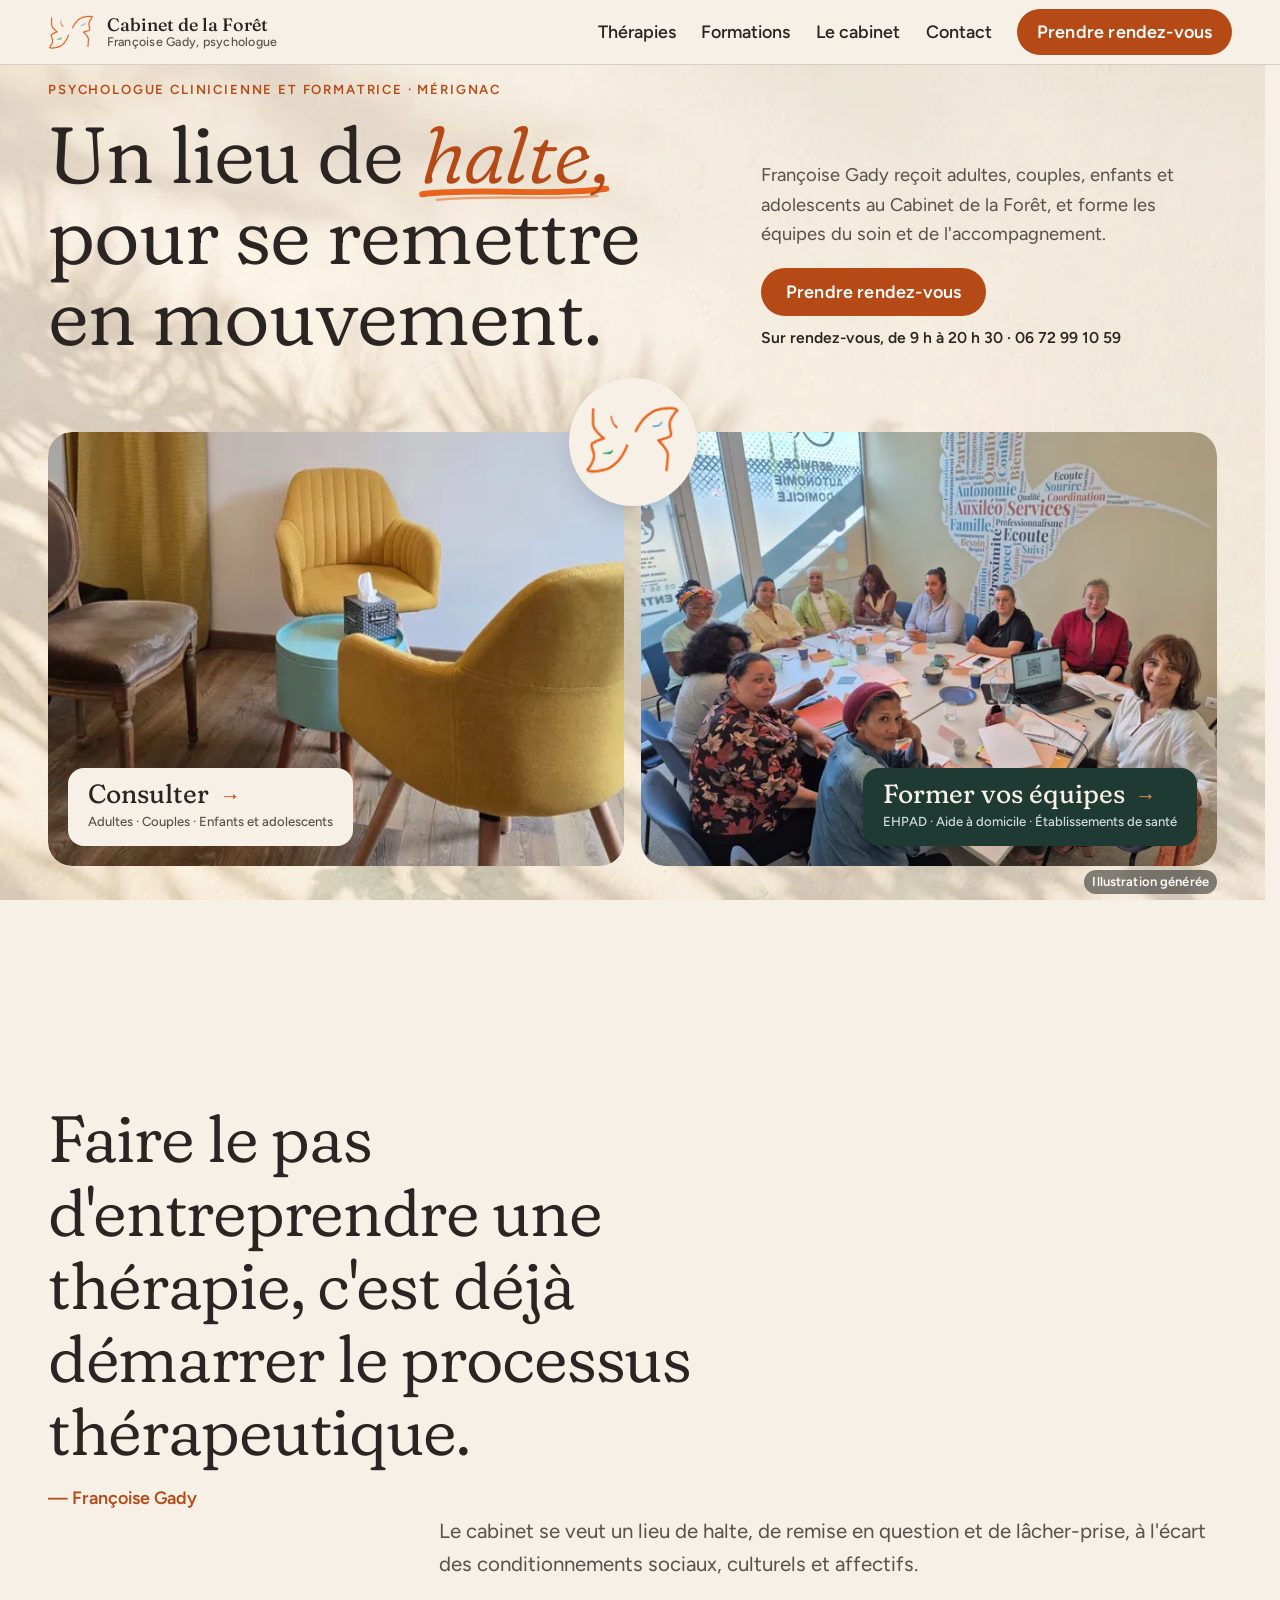
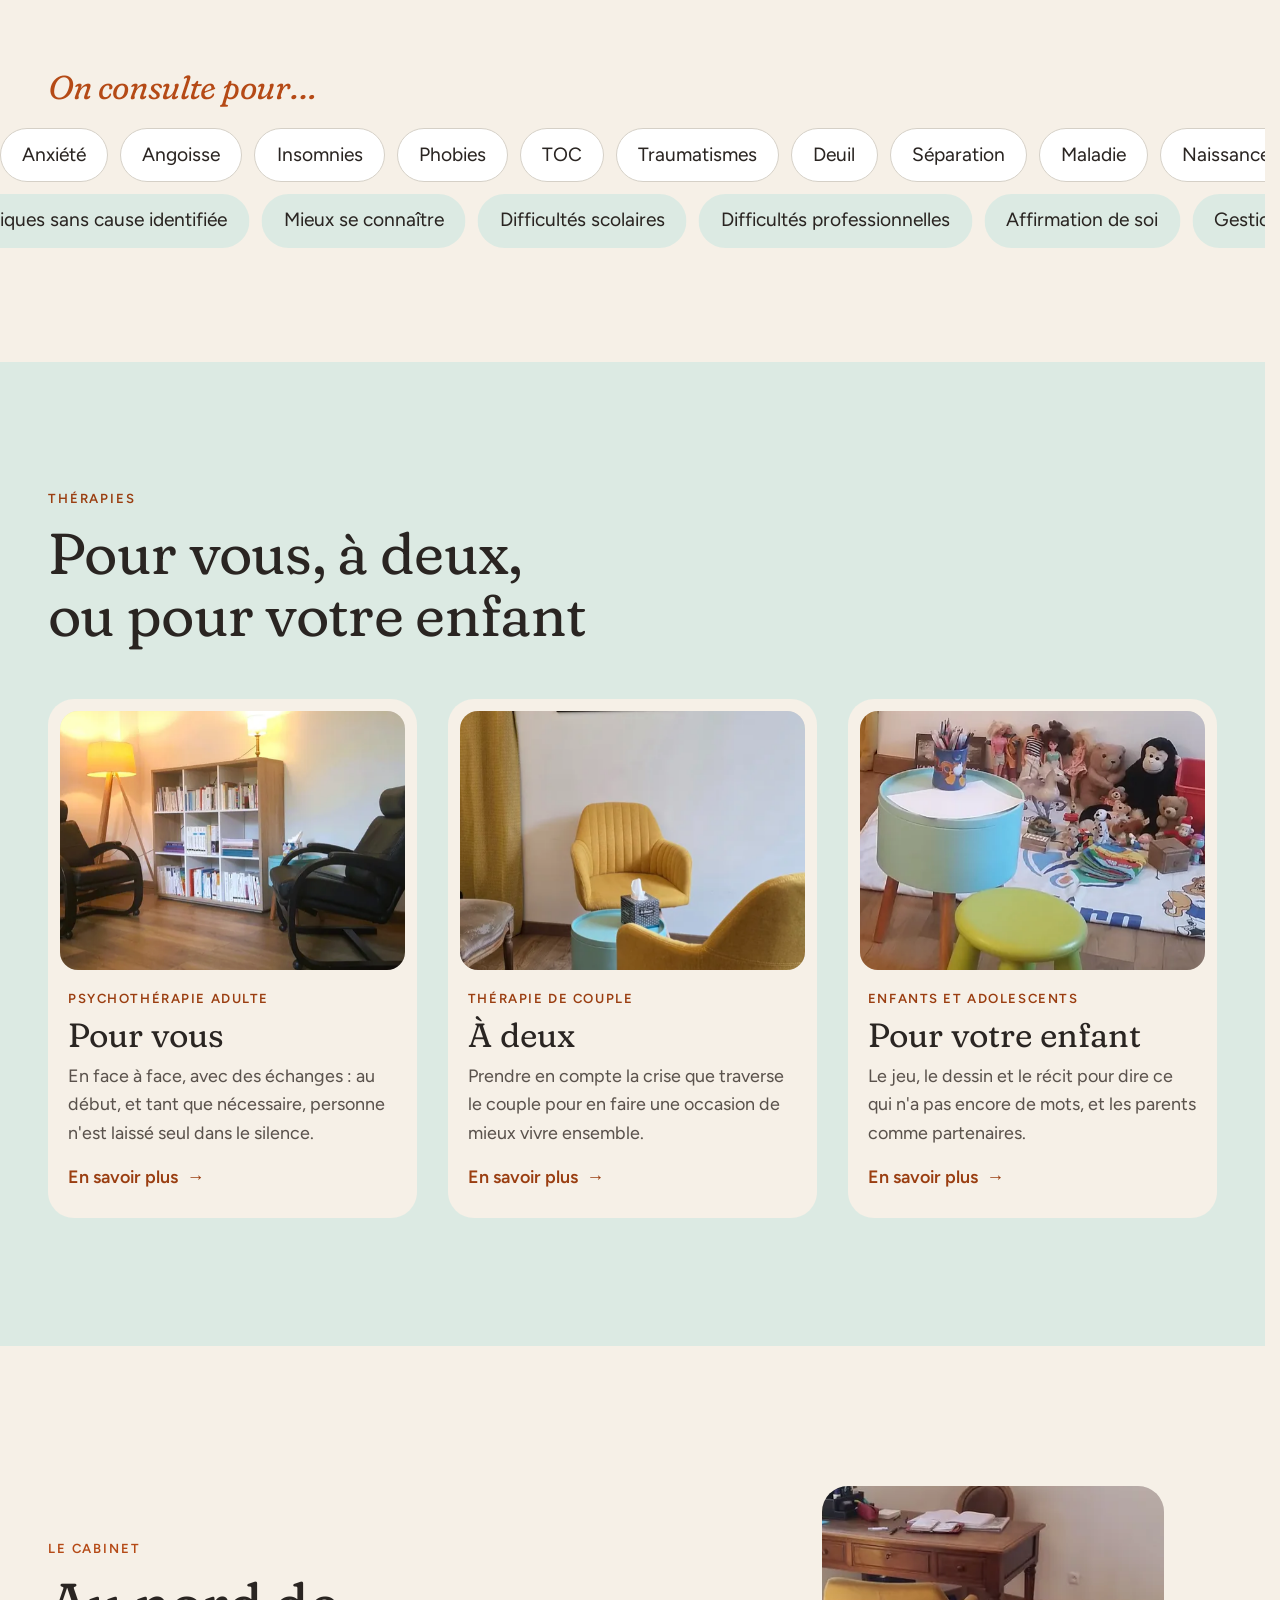
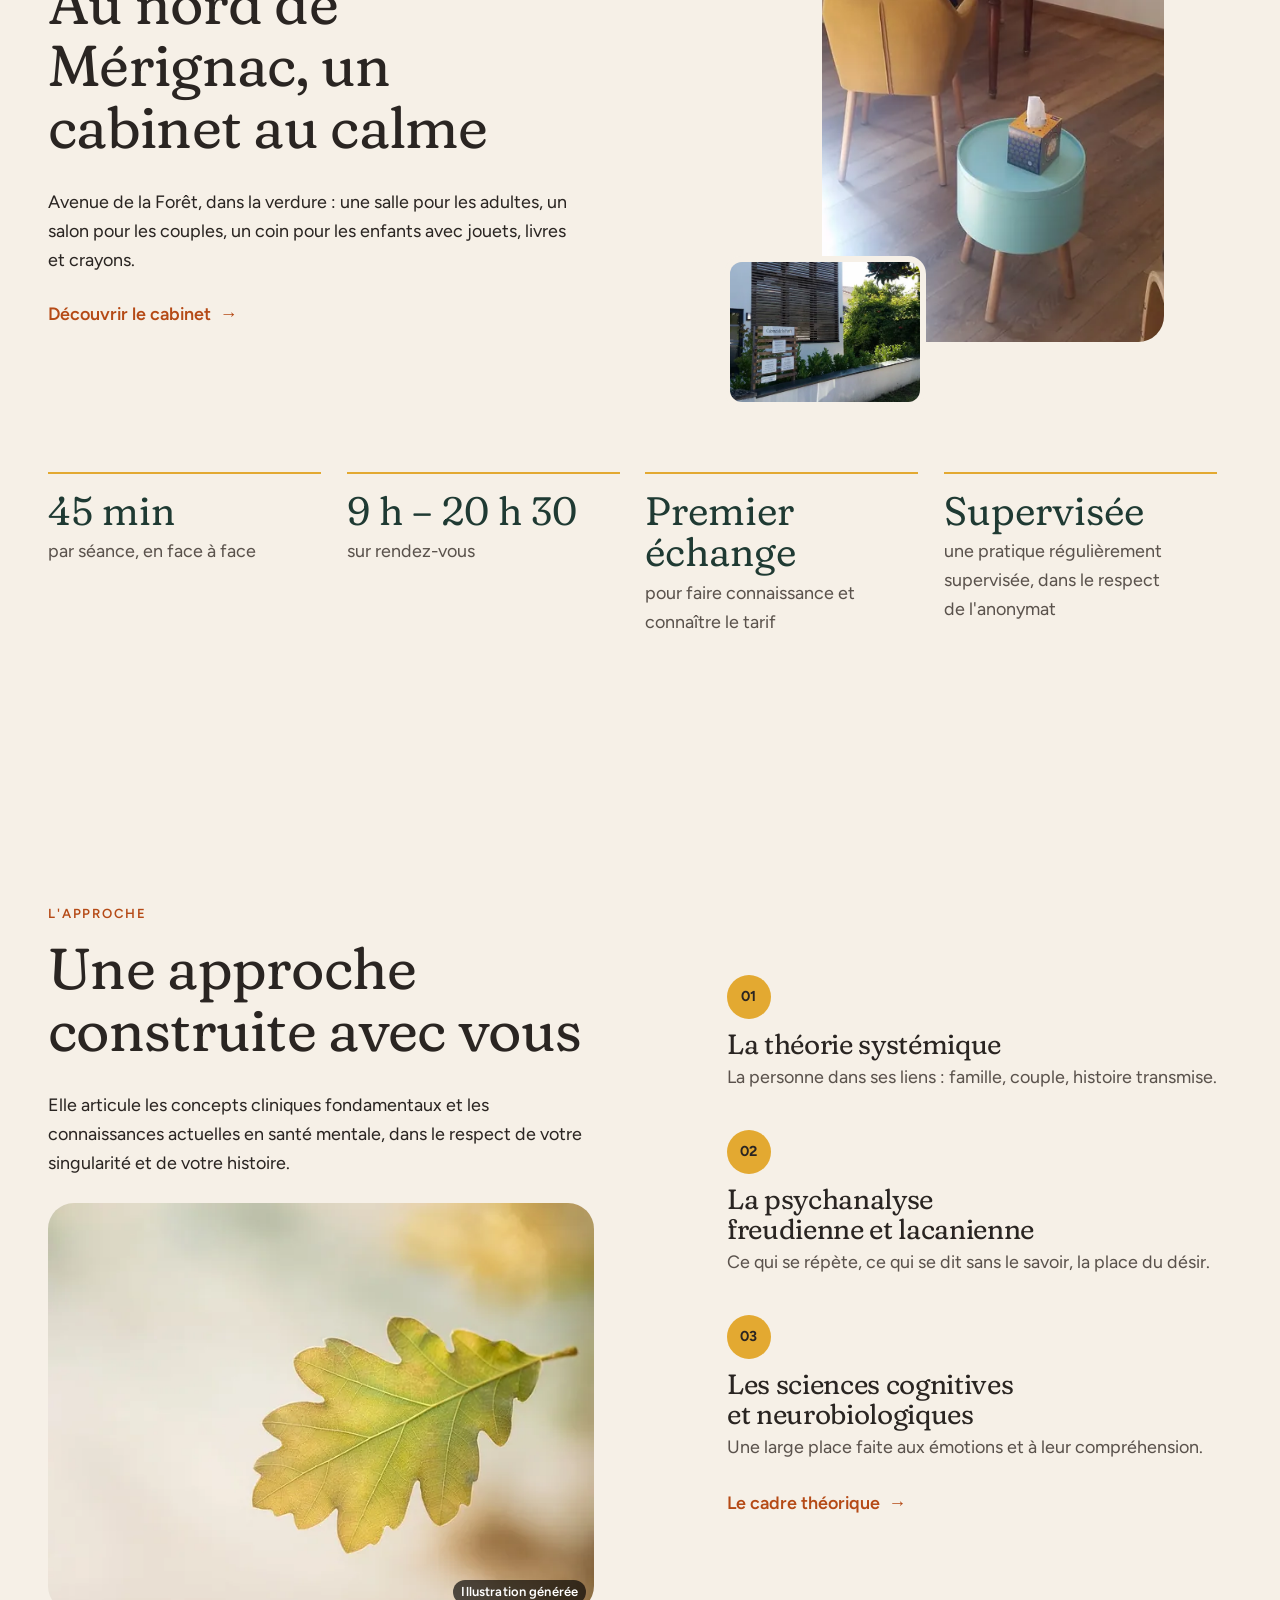
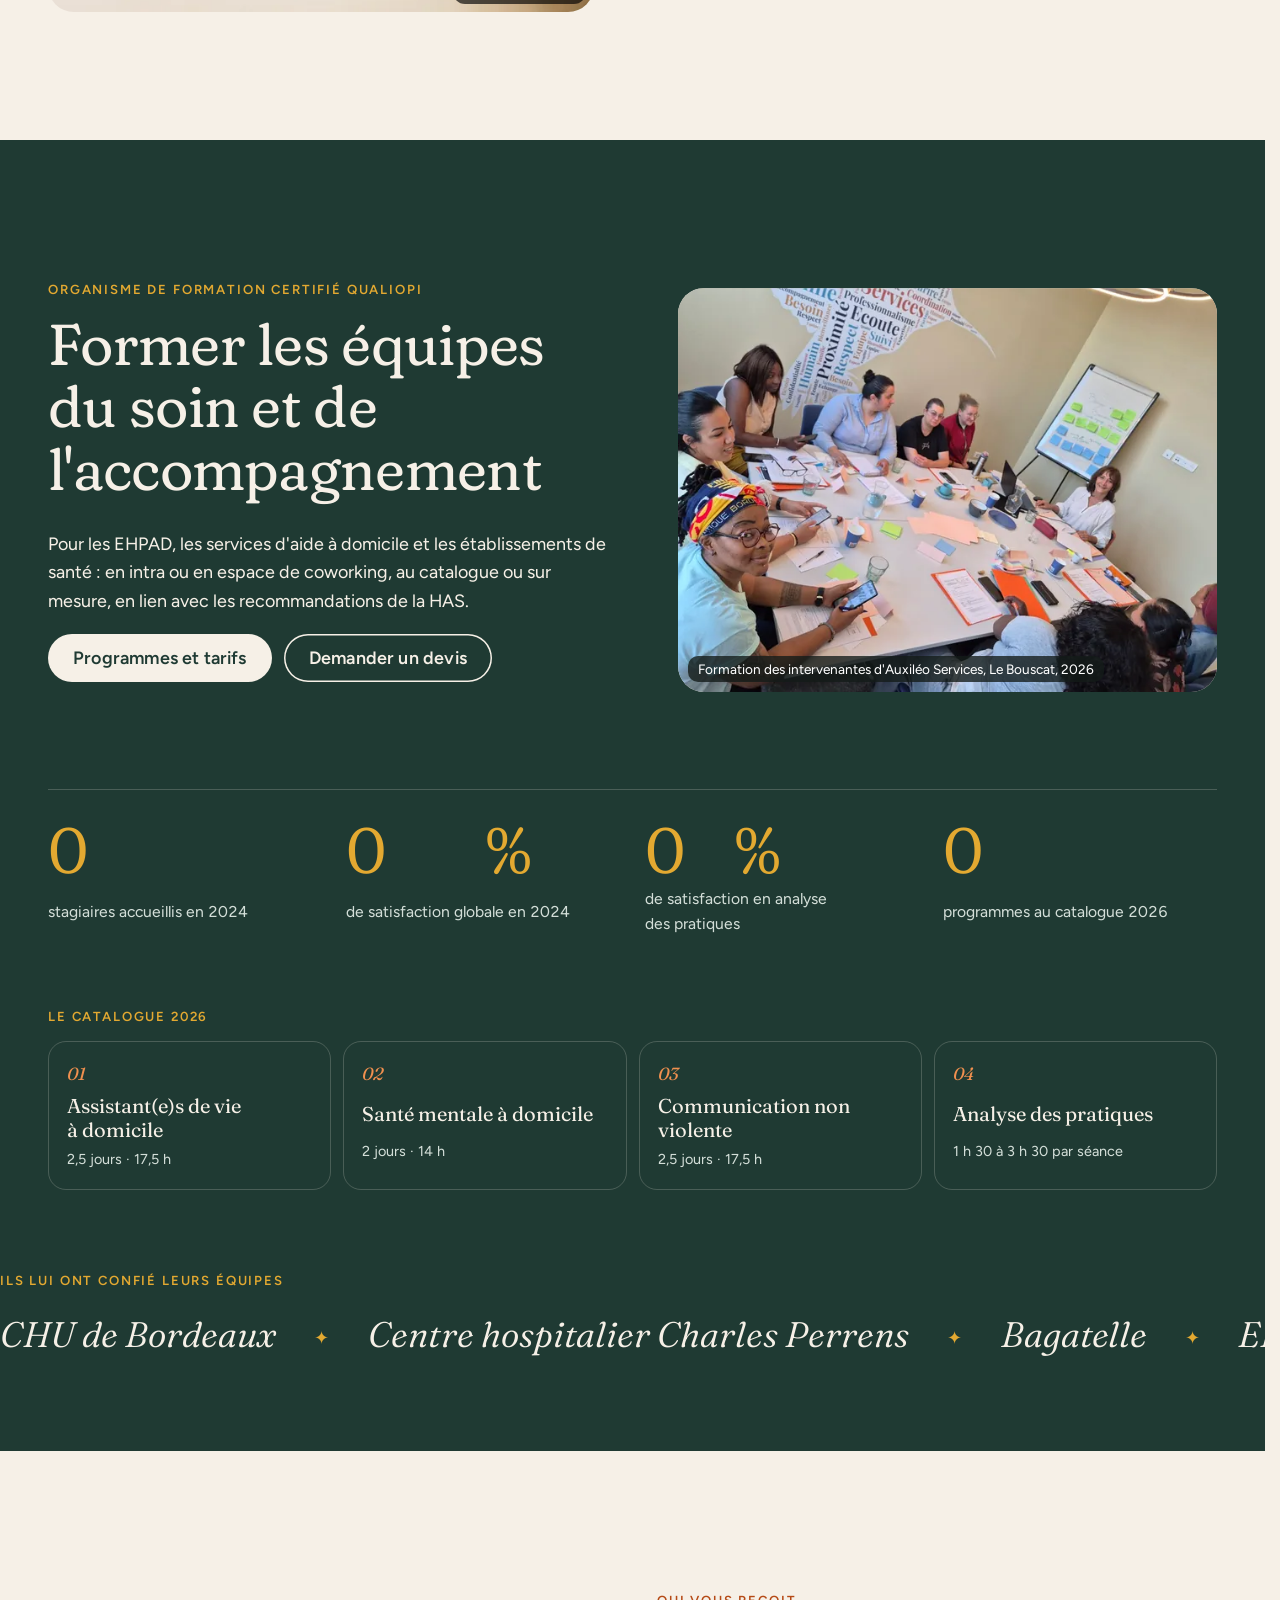
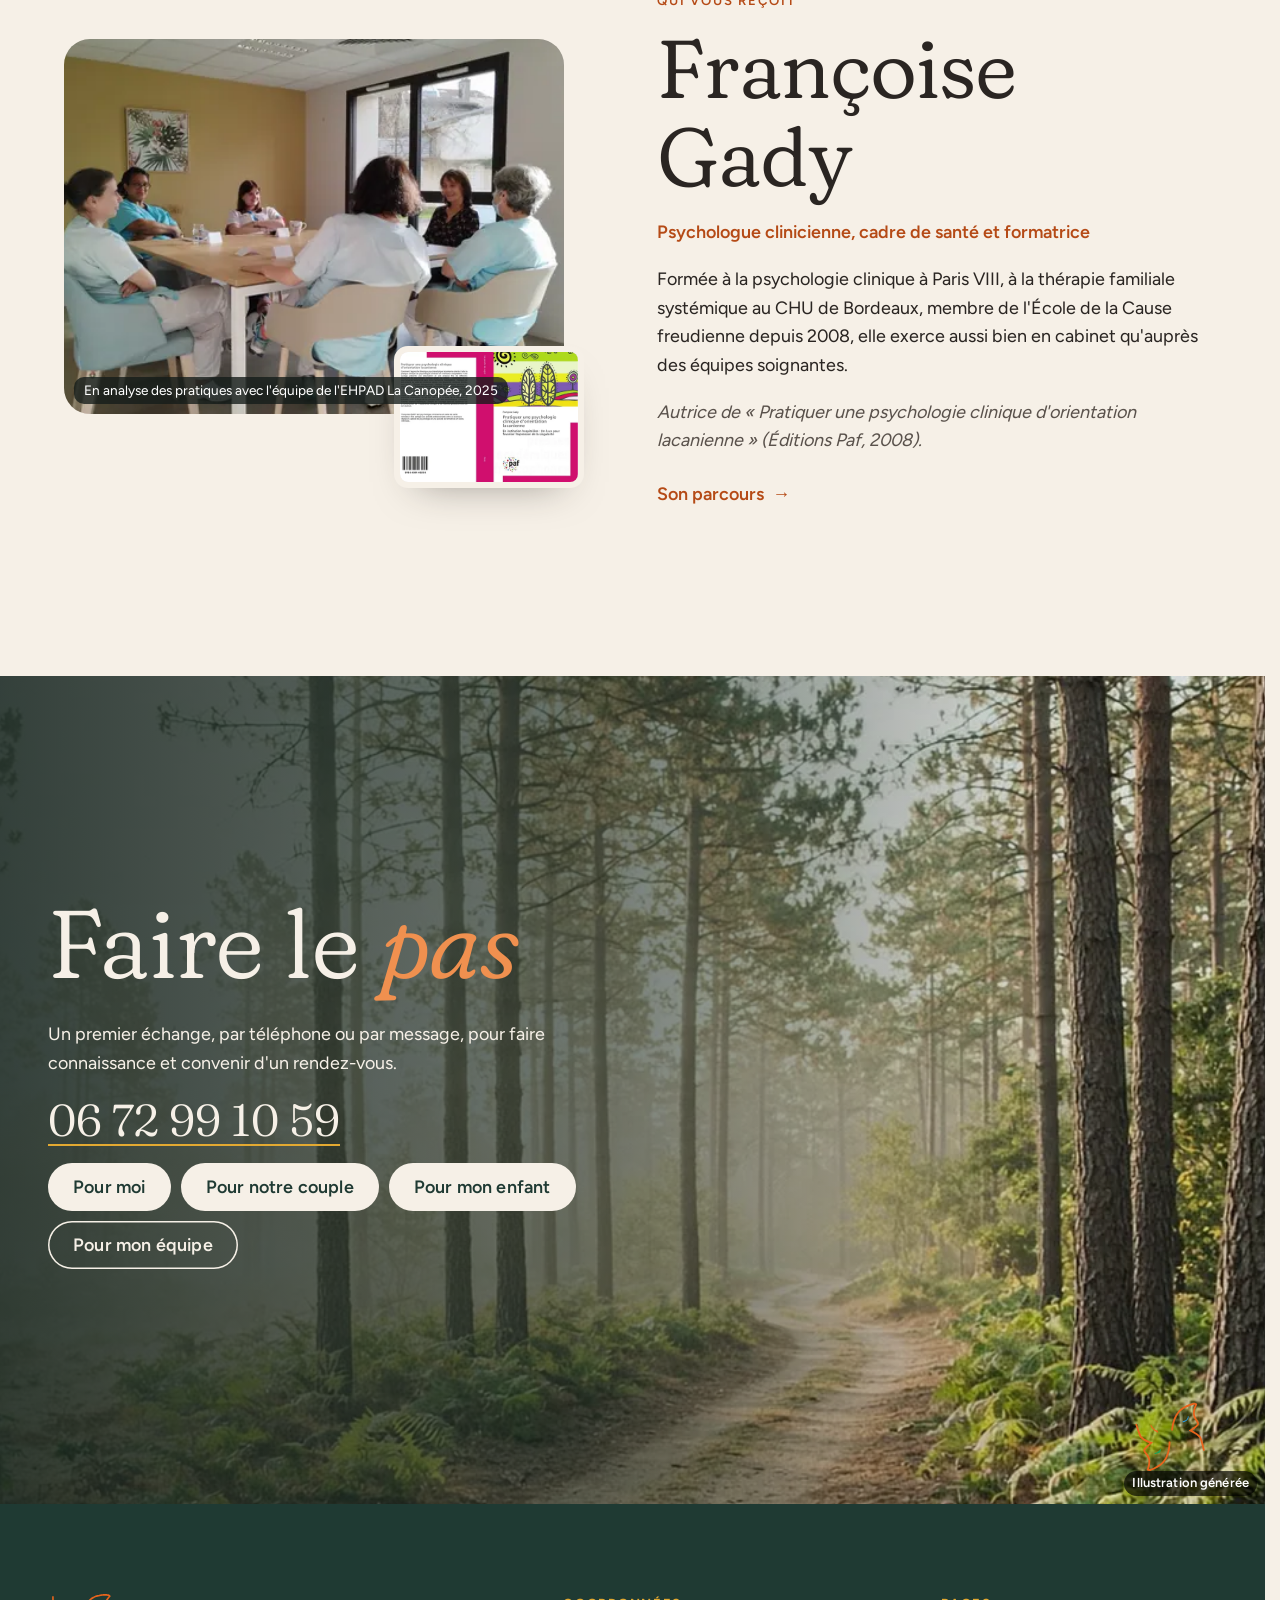
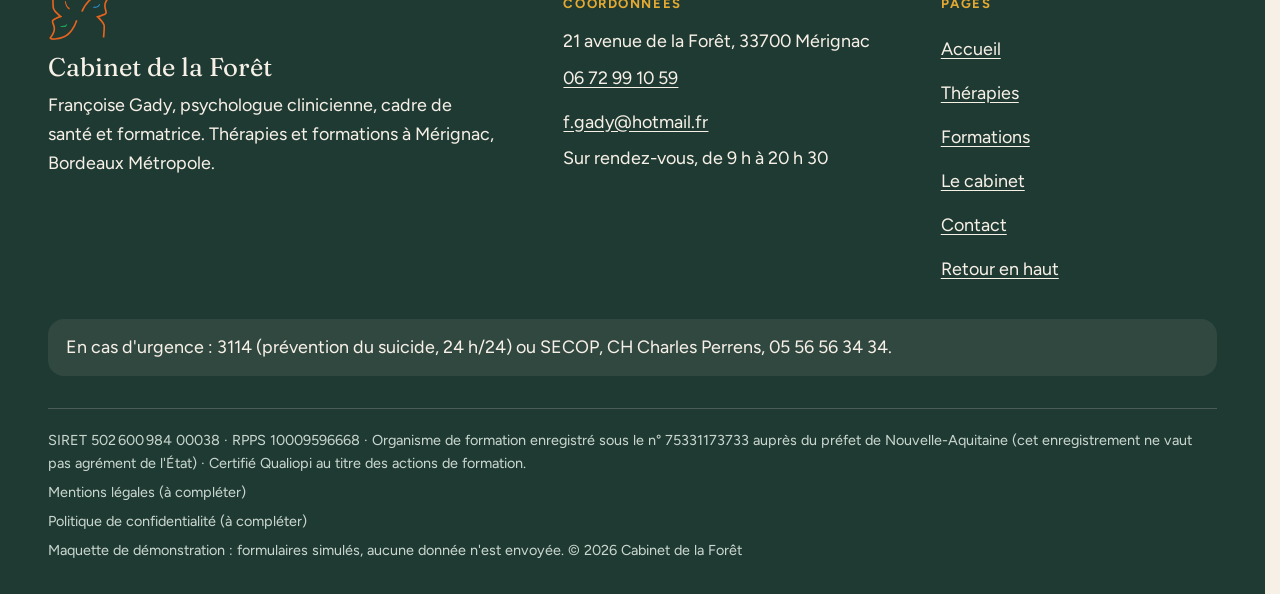
<file: index.html>
<!doctype html>
<html lang="fr" data-v="2" data-curseur>
<head>
<meta charset="utf-8">
<meta name="viewport" content="width=device-width, initial-scale=1, viewport-fit=cover">
<title>Françoise Gady, psychologue clinicienne à Mérignac · Cabinet de la Forêt</title>
<meta name="description" content="Psychothérapies pour adultes, couples, enfants et adolescents, et formations Qualiopi pour les équipes du médico-social, au Cabinet de la Forêt à Mérignac.">
<meta name="robots" content="noindex, nofollow">
<link rel="canonical" href="https://psychologuemerignac-maquette.vercel.app/">
<style>:root{--fond:#F6F0E7;--texte:#2A2522;--voile-fond:#1F3A33;--ouverture-fond:#EFE6D8;--menu-fond:#F6F0E7}:root { --entete-h: 72px; --barres-h: 0px; } html { background: var(--fond); color: var(--texte); scrollbar-gutter: stable; } body { margin: 0; background: var(--fond); } html.js:not(.secours):not([data-arrivee="retour"]) [data-anime] { opacity: 0; } html.js:not(.secours):not([data-arrivee="retour"]) [data-anime].vu { opacity: 1; } [data-voile] { position: fixed; inset: 0; z-index: 900; background: var(--voile-fond); transform: translateY(100%); visibility: hidden; pointer-events: none; } html[data-arrivee="voile"]:not(.voile-leve):not(.secours) [data-voile] { transform: none; visibility: visible; } html.secours [data-voile] { visibility: hidden !important; } .ouverture-panneau { position: fixed; inset: 0; z-index: 850; display: none; place-content: center; justify-items: center; background: var(--ouverture-fond, var(--voile-fond)); color: var(--fond); text-align: center; } html.js[data-arrivee="intro"]:not(.secours):not(.intro-finie) .ouverture-panneau { display: grid; } html.defilement-bloque, html.defilement-bloque body, html.js[data-arrivee="intro"]:not(.secours):not(.intro-finie), html.js[data-arrivee="intro"]:not(.secours):not(.intro-finie) body, html[data-arrivee="voile"]:not(.voile-leve):not(.secours), html[data-arrivee="voile"]:not(.voile-leve):not(.secours) body { overflow: hidden; } html.js[data-arrivee="intro"]:not(.secours):not(.intro-finie) { background-color: var(--ouverture-fond, var(--voile-fond)); } html[data-arrivee="voile"]:not(.voile-leve):not(.secours) { background-color: var(--voile-fond); }</style>
<script>(function () {
var d = document.documentElement, ss = null, ls = null;
try { ss = window.sessionStorage; ls = window.localStorage; } catch (e) {}
d.classList.add('js');
var nav = performance.getEntriesByType ? performance.getEntriesByType('navigation')[0] : null;
var type = nav ? nav.type : 'navigate';
var depart = null;
try { depart = JSON.parse(ss.getItem('socle:depart') || 'null'); ss.removeItem('socle:depart'); } catch (e) {}
if (depart && !(Date.now() - depart.t < 15000)) depart = null;
var mode = type === 'back_forward' ? 'retour' : type === 'reload' ? 'intro' : depart ? 'voile' : 'intro';
d.setAttribute('data-arrivee', mode);
if (mode === 'voile' && depart.couleur) d.style.setProperty('--voile-fond', depart.couleur);
if (type === 'reload' && 'scrollRestoration' in history) {
history.scrollRestoration = 'manual';
}
try {
var choisie = ls && ls.getItem('socle:langue');
var langue = (d.lang || '').slice(0, 2);
if (choisie && choisie !== langue && type === 'navigate' && !depart) {
var alt = document.querySelector('link[rel="alternate"][hreflang="' + choisie + '"]');
if (alt) location.replace(new URL(alt.href).pathname + location.search + location.hash);
}
} catch (e) {}
setTimeout(function () { if (!d.classList.contains('demarre')) d.classList.add('secours'); }, 2000);
})();</script>
<link rel="preload" href="/assets/polices/fraunces-latin-soft-normal.woff2" as="font" type="font/woff2" crossorigin>
<link rel="stylesheet" href="/assets/css/socle.css?v=2">
<link rel="stylesheet" href="/assets/css/site.css?v=2">
<link rel="modulepreload" href="/assets/js/site.js?v=2">
<link rel="modulepreload" href="/assets/js/socle/index.js?v=2">
<script src="/assets/vendor/gsap.min.js" defer></script>
<script src="/assets/vendor/ScrollTrigger.min.js" defer></script>
<script src="/assets/vendor/SplitText.min.js" defer></script>
<script type="module" src="/assets/js/site.js?v=2"></script>
<meta name="theme-color" content="#F6F0E7">
<link rel="icon" href="/assets/images/favicon.svg" type="image/svg+xml">
<link rel="apple-touch-icon" href="/assets/images/apple-touch-icon.png">
<meta property="og:type" content="website">
<meta property="og:site_name" content="Cabinet de la Forêt">
<meta property="og:locale" content="fr_FR">
<meta property="og:title" content="Françoise Gady, psychologue clinicienne à Mérignac · Cabinet de la Forêt">
<meta property="og:description" content="Psychothérapies pour adultes, couples, enfants et adolescents, et formations Qualiopi pour les équipes du médico-social, au Cabinet de la Forêt à Mérignac.">
<meta property="og:url" content="https://psychologuemerignac-maquette.vercel.app/">
<meta property="og:image" content="https://psychologuemerignac-maquette.vercel.app/assets/partage/accueil-fr.jpg">
<meta property="og:image:width" content="1200">
<meta property="og:image:height" content="630">
<meta property="og:image:alt" content="Cabinet de la Forêt : le salon aux fauteuils moutarde et le papillon du logo">
<meta name="twitter:card" content="summary_large_image">
<script type="application/ld+json">{"@context":"https://schema.org","@type":["LocalBusiness","MedicalBusiness"],"name":"Cabinet de la Forêt — Françoise Gady, psychologue clinicienne","url":"https://psychologuemerignac-maquette.vercel.app/","telephone":"+33672991059","email":"f.gady@hotmail.fr","address":{"@type":"PostalAddress","streetAddress":"21 avenue de la Forêt","postalCode":"33700","addressLocality":"Mérignac","addressCountry":"FR"},"openingHours":"Sur rendez-vous, de 9 h à 20 h 30","founder":{"@type":"Person","name":"Françoise Gady","jobTitle":"Psychologue clinicienne, cadre de santé et formatrice"},"description":"Psychothérapies adultes, couples, enfants et adolescents, et formations pour les équipes du médico-social, à Mérignac (Bordeaux Métropole)."}</script>
</head>
<body id="haut">
<div data-voile data-forme="vague" aria-hidden="true"><svg class="voile-vague voile-vague--haut" viewBox="0 0 1440 120" preserveAspectRatio="none" aria-hidden="true"><path d="M0 120 C 240 20 480 20 720 70 S 1200 130 1440 40 V 120 H 0 Z"/></svg><svg class="voile-vague voile-vague--bas" viewBox="0 0 1440 120" preserveAspectRatio="none" aria-hidden="true"><path d="M0 0 C 240 100 480 100 720 50 S 1200 -10 1440 80 V 0 H 0 Z"/></svg><div class="voile-contenu"><svg class="papillon voile-papillon" viewBox="28 -6 440 330" aria-hidden="true" focusable="false"><g class="aile aile-g"><path class="pap-forme pap-gauche" d="M57.8 17.2C56.2 17.5 57.0 18.0 56.8 18.5C56.5 19.0 56.5 14.0 56.5 20.0C56.5 26.0 56.5 42.4 56.8 54.5C57.0 66.6 57.8 85.3 58.2 92.8C58.7 100.2 59.0 97.0 59.5 99.0C60.0 101.0 60.6 102.7 61.5 104.8C62.4 106.8 63.0 108.3 64.8 111.2C66.5 114.2 69.7 118.9 72.2 122.2C74.8 125.6 77.0 128.0 80.2 131.5C83.5 135.0 88.5 139.9 91.8 143.0C95.0 146.1 98.2 148.4 100.0 150.0C101.8 151.6 101.9 151.9 102.2 152.5C102.6 153.1 102.4 153.2 102.2 153.5C102.1 153.8 104.2 153.1 101.2 154.5C98.3 155.9 88.2 160.0 84.5 161.8C80.8 163.5 80.4 164.1 79.0 164.8C77.6 165.4 78.4 164.5 76.0 165.8C73.6 167.0 67.6 170.0 64.5 172.0C61.4 174.0 59.1 176.0 57.5 177.8C55.9 179.5 55.6 180.9 55.0 182.2C54.4 183.6 54.2 184.1 54.0 185.8C53.8 187.4 53.9 190.2 54.0 192.0C54.1 193.8 54.2 194.0 54.8 196.2C55.3 198.5 56.0 201.2 57.2 205.2C58.5 209.3 61.1 215.4 62.5 220.5C63.9 225.6 65.2 231.6 65.8 235.8C66.3 239.9 66.0 242.6 65.8 245.5C65.5 248.4 64.3 251.5 64.0 253.0C63.7 254.5 65.0 252.0 64.0 254.8C63.0 257.5 60.2 265.3 58.2 269.8C56.2 274.2 53.6 278.8 52.0 281.5C50.4 284.2 49.6 284.5 48.5 286.2C47.4 288.0 47.0 289.2 45.2 291.8C43.5 294.3 39.0 299.6 37.8 301.5C36.5 303.4 37.4 302.8 37.5 303.2C37.6 303.8 38.0 303.9 38.2 304.5C38.5 305.1 38.1 306.0 38.8 307.0C39.4 308.0 40.6 309.6 42.2 310.8C43.9 311.9 46.5 313.2 48.5 314.0C50.5 314.8 52.4 315.1 54.2 315.5C56.1 315.9 56.8 316.1 59.8 316.2C62.7 316.4 67.2 316.5 71.8 316.2C76.3 316.0 84.5 314.9 87.2 314.5C90.0 314.1 86.2 314.4 88.2 314.0C90.2 313.6 93.2 313.5 99.2 312.2C105.2 311.0 119.3 307.6 124.2 306.2C129.2 304.9 127.3 304.8 128.8 304.2C130.2 303.8 130.6 304.1 133.0 303.2C135.4 302.4 141.3 299.9 143.2 299.0C145.2 298.1 143.5 298.5 144.5 298.0C145.5 297.5 147.0 297.1 149.0 296.0C151.0 294.9 154.9 292.3 156.5 291.2C158.1 290.2 158.0 289.8 158.5 289.5C159.0 289.2 158.9 289.8 159.2 289.5C159.6 289.2 159.7 288.6 160.5 288.0C161.3 287.4 162.2 287.3 164.0 286.0C165.8 284.7 168.2 282.8 171.0 280.2C173.8 277.8 177.3 274.6 180.8 271.0C184.2 267.4 188.6 262.2 191.5 258.8C194.4 255.3 195.7 253.6 198.0 250.2C200.3 246.9 203.6 241.0 205.2 238.5C206.9 236.0 207.0 236.5 207.8 235.2C208.5 234.0 209.6 232.0 210.0 231.2C210.4 230.5 209.5 231.4 210.0 230.5C210.5 229.6 212.3 227.3 213.0 226.0C213.7 224.7 213.6 223.8 214.2 222.5C214.9 221.2 216.5 219.0 217.0 218.0C217.5 217.0 216.7 217.9 217.2 216.8C217.8 215.6 219.1 214.0 220.2 211.2C221.4 208.5 223.3 202.8 224.2 200.5C225.2 198.2 225.5 198.6 226.0 197.2C226.5 195.9 227.0 193.5 227.5 192.2C228.0 191.0 228.3 191.2 228.8 190.0C229.2 188.8 230.0 186.0 230.0 184.8C230.0 183.5 229.2 183.0 228.5 182.5C227.8 182.0 226.8 181.8 225.5 181.5C224.2 181.2 221.8 180.7 220.8 180.8C219.8 180.8 220.8 178.8 219.5 181.8C218.2 184.8 215.5 193.3 213.2 198.8C211.0 204.2 208.9 209.0 206.2 214.2C203.6 219.5 199.5 226.5 197.5 230.0C195.5 233.5 195.1 234.0 194.2 235.2C193.4 236.5 192.9 236.6 192.5 237.2C192.1 237.9 192.9 237.5 191.8 239.2C190.6 241.0 188.4 244.3 185.5 248.0C182.6 251.7 178.4 257.1 174.5 261.2C170.6 265.4 166.1 269.5 162.0 273.0C157.9 276.5 153.7 279.7 149.8 282.2C145.8 284.8 142.2 286.7 138.5 288.5C134.8 290.3 130.8 292.1 127.5 293.2C124.2 294.4 120.4 295.0 118.8 295.5C117.1 296.0 119.3 295.8 117.5 296.2C115.7 296.7 110.5 297.6 107.8 298.2C105.0 298.9 104.5 299.4 100.8 300.2C97.0 301.1 89.6 302.5 85.0 303.2C80.4 304.0 77.7 304.3 73.2 304.5C68.8 304.7 61.6 304.7 58.2 304.5C54.9 304.3 54.0 303.6 53.0 303.2C52.0 302.9 52.5 303.0 52.5 302.5C52.5 302.0 51.2 303.1 52.8 300.5C54.3 297.9 59.8 290.3 62.0 286.8C64.2 283.2 65.4 281.0 66.2 279.2C67.1 277.5 66.6 277.7 67.2 276.2C67.9 274.8 69.0 274.0 70.2 270.8C71.5 267.5 73.9 260.9 75.0 257.0C76.1 253.1 76.5 251.4 76.8 247.2C77.0 243.1 77.2 237.0 76.8 232.2C76.2 227.5 75.0 223.1 73.8 218.5C72.5 213.9 70.3 207.6 69.2 204.5C68.2 201.4 67.9 202.2 67.2 199.8C66.6 197.3 65.6 192.0 65.2 190.0C64.9 188.0 65.1 188.5 65.2 187.8C65.4 187.0 65.3 186.4 66.0 185.5C66.7 184.6 67.3 183.9 69.5 182.5C71.7 181.1 77.4 178.3 79.2 177.2C81.1 176.2 78.2 177.2 80.8 176.0C83.3 174.8 91.3 171.1 94.5 169.8C97.7 168.4 98.0 168.6 100.0 167.8C102.0 166.9 102.8 166.0 106.5 164.5C110.2 163.0 119.1 160.0 122.0 158.8C124.9 157.5 123.6 157.7 124.0 157.2C124.4 156.8 124.2 156.7 124.2 156.2C124.2 155.8 125.9 156.2 124.0 154.5C122.1 152.8 117.3 149.8 113.0 146.2C108.7 142.7 102.5 137.4 98.0 133.2C93.5 129.1 89.7 125.1 86.2 121.2C82.8 117.4 79.8 113.6 77.5 110.2C75.2 106.9 73.5 103.7 72.2 101.0C71.0 98.3 70.6 98.3 70.0 94.0C69.4 89.7 68.9 86.2 68.5 75.2C68.1 64.3 67.6 37.7 67.5 28.5C67.4 19.3 68.0 21.9 67.8 20.0C67.5 18.1 67.9 17.7 66.2 17.2C64.6 16.8 59.3 17.0 57.8 17.2Z" fill="var(--pap-orange, #E8641C)"/><path class="pap-forme pap-petit" d="M146.0 48.8C145.4 48.9 145.3 49.2 145.0 49.8C144.7 50.3 144.4 50.9 144.2 52.0C144.1 53.1 144.1 55.4 144.2 56.5C144.4 57.6 144.8 57.8 145.0 58.8C145.2 59.7 144.3 58.8 145.2 62.0C146.2 65.2 148.8 73.2 150.5 77.8C152.2 82.2 154.1 86.0 155.8 89.0C157.4 92.0 158.1 92.9 160.2 95.5C162.4 98.1 166.7 102.6 168.8 104.5C170.8 106.4 171.6 106.7 172.8 107.0C173.9 107.3 174.8 107.1 175.5 106.5C176.2 105.9 176.7 105.0 176.8 103.5C176.8 102.0 176.5 99.1 176.0 97.8C175.5 96.4 174.9 96.1 174.0 95.2C173.1 94.4 171.8 93.3 170.5 92.5C169.2 91.7 167.5 91.0 166.5 90.2C165.5 89.5 165.1 89.0 164.2 88.0C163.4 87.0 162.5 85.6 161.5 84.0C160.5 82.4 159.3 80.3 158.5 78.5C157.7 76.7 157.1 74.4 156.5 73.0C155.9 71.6 155.5 71.6 155.0 70.2C154.5 68.9 153.9 66.0 153.5 64.8C153.1 63.5 153.2 65.4 152.5 63.0C151.8 60.6 150.2 52.9 149.5 50.5C148.8 48.1 149.1 49.0 148.5 48.8C147.9 48.5 146.6 48.6 146.0 48.8Z" fill="var(--pap-orange, #E8641C)"/><path class="pap-forme pap-vert" d="M159.5 210.0C159.3 209.4 158.7 208.8 158.0 208.5C157.3 208.2 156.9 207.5 155.5 208.5C154.1 209.5 151.5 212.8 149.5 214.2C147.5 215.7 146.7 216.0 143.8 217.0C140.8 218.0 134.9 219.5 132.0 220.0C129.1 220.5 128.3 220.0 126.5 220.2C124.7 220.5 122.6 221.1 121.0 221.2C119.4 221.4 118.0 221.1 116.8 221.2C115.5 221.4 114.3 222.0 113.8 222.2C113.2 222.5 113.3 222.4 113.2 222.8C113.2 223.1 112.9 223.6 113.2 224.2C113.6 224.9 114.6 226.0 115.5 226.5C116.4 227.0 113.8 227.1 118.8 227.2C123.7 227.4 140.2 227.5 145.0 227.5C149.8 227.5 147.0 227.2 147.8 227.0C148.5 226.8 149.1 226.7 149.8 226.2C150.4 225.8 150.4 225.9 151.5 224.5C152.6 223.1 155.0 219.8 156.2 217.8C157.5 215.7 158.7 213.3 159.2 212.0C159.8 210.7 159.7 210.6 159.5 210.0Z" fill="var(--pap-vert, #1FA055)"/></g><g class="aile aile-d"><path class="pap-forme pap-droite" d="M431.8 1.5C428.0 1.4 415.2 1.4 410.8 1.5C406.2 1.6 406.5 2.1 404.8 2.2C403.0 2.4 401.6 2.1 400.5 2.2C399.4 2.4 399.6 2.8 398.2 3.0C396.9 3.2 393.8 3.1 392.5 3.2C391.2 3.4 391.6 3.8 390.2 4.0C388.9 4.2 385.8 4.3 384.5 4.5C383.2 4.7 385.5 4.8 382.8 5.2C380.0 5.8 372.7 6.5 368.2 7.5C363.8 8.5 358.8 10.7 356.2 11.5C353.7 12.3 356.0 10.8 352.8 12.2C349.5 13.7 339.7 18.5 336.8 20.0C333.8 21.5 336.0 20.9 335.0 21.5C334.0 22.1 333.7 21.8 330.8 23.8C327.8 25.7 321.6 30.0 317.5 33.2C313.4 36.5 309.8 40.1 306.2 43.5C302.8 46.9 299.5 50.4 296.5 53.8C293.5 57.1 291.7 59.1 288.2 63.8C284.8 68.4 277.9 78.5 275.8 81.8C273.6 85.0 275.6 82.8 275.2 83.2C274.9 83.8 274.4 83.7 273.8 84.8C273.1 85.8 272.5 87.7 271.5 89.5C270.5 91.3 268.8 93.6 267.8 95.5C266.7 97.4 266.0 99.5 265.2 101.0C264.5 102.5 264.3 101.8 263.0 104.5C261.7 107.2 258.2 115.1 257.2 117.5C256.3 119.9 257.0 118.4 257.2 119.0C257.5 119.6 257.6 120.5 258.8 121.2C259.9 122.0 262.9 123.0 264.2 123.2C265.6 123.5 266.0 123.0 266.8 122.5C267.5 122.0 267.5 122.0 268.5 120.0C269.5 118.0 271.4 112.7 272.5 110.5C273.6 108.3 274.2 108.2 275.0 106.8C275.8 105.3 276.0 104.0 277.2 101.8C278.5 99.5 279.9 96.8 282.2 93.0C284.6 89.2 288.3 83.3 291.5 78.8C294.7 74.2 298.4 69.3 301.5 65.5C304.6 61.7 307.0 59.1 310.2 55.8C313.5 52.4 317.4 48.5 321.0 45.2C324.6 42.0 327.5 39.5 332.0 36.5C336.5 33.5 343.0 29.5 347.8 27.0C352.5 24.5 356.8 23.0 360.2 21.8C363.7 20.5 364.4 20.2 368.5 19.2C372.6 18.3 380.7 16.7 384.8 16.0C388.8 15.3 391.2 15.5 393.0 15.2C394.8 15.0 392.8 14.8 395.5 14.5C398.2 14.2 406.3 13.8 409.2 13.5C412.2 13.2 409.8 12.9 413.2 12.8C416.8 12.6 427.0 12.6 430.2 12.8C433.5 12.9 431.6 13.3 432.8 13.5C433.9 13.7 435.7 13.5 437.2 13.8C438.8 14.0 440.9 14.6 442.0 15.0C443.1 15.4 443.4 15.6 443.8 16.0C444.1 16.4 445.2 15.7 444.0 17.5C442.8 19.3 438.0 24.4 436.2 26.8C434.5 29.1 433.9 30.6 433.2 31.5C432.6 32.4 434.2 29.3 432.5 32.0C430.8 34.7 424.9 44.0 422.8 47.8C420.6 51.5 420.7 51.4 419.5 54.5C418.3 57.6 416.4 63.0 415.5 66.5C414.6 70.0 414.3 72.8 414.0 75.8C413.7 78.8 413.5 80.8 413.8 84.5C414.0 88.2 414.3 92.0 415.5 98.2C416.7 104.5 420.0 116.6 421.0 121.8C422.0 126.9 421.3 127.6 421.2 129.2C421.2 130.9 421.4 130.8 420.5 131.8C419.6 132.7 418.0 133.8 415.8 135.0C413.5 136.2 413.6 136.6 407.2 139.0C400.9 141.4 385.3 147.0 377.8 149.5C370.2 152.0 364.7 153.1 361.8 154.0C358.8 154.9 360.5 154.7 360.2 155.0C360.0 155.3 360.3 155.8 360.2 156.0C360.2 156.2 359.8 156.2 359.8 156.5C359.7 156.8 359.5 157.1 360.0 157.8C360.5 158.4 361.5 159.3 362.5 160.2C363.5 161.2 363.8 161.0 366.2 163.2C368.7 165.5 373.5 169.9 377.2 173.8C381.0 177.6 386.0 183.4 388.5 186.2C391.0 189.1 391.2 190.0 392.0 191.0C392.8 192.0 391.8 189.8 393.5 192.2C395.2 194.7 400.2 201.7 402.5 205.8C404.8 209.8 406.5 213.7 407.5 216.5C408.5 219.3 408.6 218.2 408.8 222.5C408.9 226.8 408.8 234.4 408.5 242.0C408.2 249.6 407.5 260.7 407.0 268.0C406.5 275.3 405.6 281.0 405.2 286.0C404.9 291.0 404.6 295.8 404.8 298.0C404.9 300.2 404.6 299.2 406.2 299.5C407.9 299.8 413.0 300.0 414.5 300.0C416.0 300.0 415.2 300.0 415.5 299.2C415.8 298.5 415.6 304.2 416.2 295.8C416.9 287.3 418.9 259.0 419.5 248.8C420.1 238.5 419.9 238.9 420.0 234.2C420.1 229.6 420.1 223.8 420.0 221.0C419.9 218.2 420.0 219.7 419.5 217.8C419.0 215.8 417.7 211.5 417.0 209.5C416.3 207.5 416.8 208.4 415.2 205.5C413.7 202.6 410.0 196.0 407.5 192.2C405.0 188.5 401.6 185.0 400.2 183.2C398.9 181.5 400.5 183.0 399.5 181.8C398.5 180.5 397.5 179.1 394.5 175.8C391.5 172.4 383.5 164.0 381.2 161.5C379.0 159.0 380.8 161.2 381.2 160.8C381.8 160.3 382.5 159.7 384.2 159.0C386.0 158.3 390.0 157.0 391.5 156.5C393.0 156.0 390.9 157.1 393.5 156.2C396.1 155.4 404.4 152.4 407.2 151.2C410.1 150.1 408.8 150.2 410.5 149.5C412.2 148.8 415.2 147.9 417.2 147.0C419.2 146.1 421.5 144.5 422.5 144.0C423.5 143.5 422.7 144.3 423.2 144.0C423.8 143.7 425.0 143.0 426.0 142.2C427.0 141.5 428.1 140.3 429.0 139.2C429.9 138.2 430.7 137.0 431.2 136.0C431.8 135.0 432.0 134.6 432.2 133.2C432.5 131.9 433.0 130.0 433.0 127.8C433.0 125.5 433.2 124.8 432.2 120.0C431.3 115.2 428.2 104.0 427.2 99.2C426.2 94.5 426.5 93.4 426.2 91.8C426.0 90.1 425.6 92.5 425.5 89.5C425.4 86.5 425.1 77.9 425.5 73.8C425.9 69.6 427.1 66.9 427.8 64.8C428.4 62.6 428.0 63.5 429.2 60.8C430.5 58.0 432.8 52.8 435.2 48.5C437.8 44.2 440.4 40.0 444.2 35.0C448.1 30.0 455.9 21.8 458.2 18.8C460.6 15.7 458.5 17.4 458.5 16.5C458.5 15.6 458.4 14.5 458.0 13.5C457.6 12.5 457.1 11.7 456.0 10.5C454.9 9.3 452.8 7.5 451.2 6.5C449.8 5.5 448.7 5.1 447.0 4.5C445.3 3.9 443.5 3.2 441.2 2.8C439.0 2.3 434.8 2.2 433.2 2.0C431.7 1.8 435.5 1.6 431.8 1.5Z" fill="var(--pap-orange, #E8641C)"/><path class="pap-forme pap-bleu" d="M384.0 70.0C383.8 69.6 383.6 69.0 383.0 69.0C382.4 69.0 381.2 68.7 380.5 69.8C379.8 70.8 380.2 73.0 378.5 75.5C376.8 78.0 371.8 82.8 370.0 84.5C368.2 86.2 368.8 85.3 368.0 85.8C367.2 86.2 365.8 86.8 365.0 87.0C364.2 87.2 364.3 86.8 363.5 87.0C362.7 87.2 362.2 87.7 360.2 88.0C358.2 88.3 354.5 88.8 351.5 89.0C348.5 89.2 344.2 89.0 342.2 89.2C340.3 89.5 340.2 90.1 339.8 90.5C339.2 90.9 339.3 91.1 339.2 91.5C339.2 91.9 339.1 92.5 339.5 93.0C339.9 93.5 338.6 94.5 341.5 94.8C344.4 95.0 353.8 94.9 357.0 94.8C360.2 94.6 359.6 93.9 360.5 93.8C361.4 93.6 360.7 94.4 362.5 93.8C364.3 93.1 368.9 91.2 371.2 90.0C373.6 88.8 374.9 88.1 376.8 86.2C378.6 84.4 381.2 80.8 382.5 78.8C383.8 76.8 384.2 75.5 384.5 74.2C384.8 73.0 384.6 72.0 384.5 71.2C384.4 70.5 384.2 70.4 384.0 70.0Z" fill="var(--pap-bleu, #2E9BE0)"/></g></svg><span data-voile-libelle>Accueil</span></div></div>
<div class="ouverture-panneau" data-ouverture aria-hidden="true">
  <svg class="papillon ouverture-papillon" viewBox="28 -6 440 330" aria-hidden="true" focusable="false" data-ouverture-objet><defs><mask id="pap-intro-gauche" maskUnits="userSpaceOnUse" x="0" y="-30" width="500" height="380"><path class="pap-trace" data-trait="gauche" d="M62.5 21.5C62.5 30.7 62.0 63.4 62.5 76.5C63.0 89.6 63.2 93.0 65.5 100.0C67.8 107.0 69.8 110.6 76.5 118.5C83.2 126.4 100.2 141.5 105.5 147.5C110.8 153.5 108.1 152.6 108.0 154.5C107.9 156.4 110.4 156.1 105.0 159.0C99.6 161.9 82.1 168.8 75.5 172.0C68.9 175.2 68.0 176.1 65.5 178.0C63.0 179.9 61.4 180.8 60.5 183.5C59.6 186.2 58.5 187.5 60.0 194.5C61.5 201.5 67.7 216.9 69.5 225.5C71.3 234.1 71.1 240.8 71.0 246.0C70.9 251.2 70.3 252.1 69.0 256.5C67.7 260.9 66.5 265.7 63.0 272.5C59.5 279.3 50.8 292.4 48.0 297.5C45.2 302.6 46.5 301.4 46.5 303.0C46.5 304.6 46.5 305.9 48.0 307.0C49.5 308.1 51.2 309.0 55.5 309.5C59.8 310.0 66.9 310.5 74.0 310.0C81.1 309.5 88.2 308.7 98.0 306.5C107.8 304.3 123.9 300.2 133.0 297.0C142.1 293.8 146.1 291.2 152.5 287.0C158.9 282.8 164.5 279.0 171.5 272.0C178.5 265.0 187.3 255.4 194.5 245.0C201.7 234.6 209.8 219.0 214.5 209.5C219.2 200.0 221.7 192.2 223.0 188.0C224.3 183.8 222.6 185.1 222.5 184.5" pathLength="1" fill="none" stroke="#fff" stroke-width="26" stroke-linecap="round" stroke-linejoin="round"/></mask><mask id="pap-intro-petit" maskUnits="userSpaceOnUse" x="0" y="-30" width="500" height="380"><path class="pap-trace" data-trait="petit" d="M147.0 50.5C147.2 52.1 146.3 54.4 148.0 60.0C149.7 65.6 154.7 78.8 157.0 84.0C159.3 89.2 159.2 88.3 162.0 91.5C164.8 94.7 171.6 101.1 173.5 103.0" pathLength="1" fill="none" stroke="#fff" stroke-width="22" stroke-linecap="round" stroke-linejoin="round"/></mask><mask id="pap-intro-vert" maskUnits="userSpaceOnUse" x="0" y="-30" width="500" height="380"><path class="pap-trace" data-trait="vert" d="M114.0 223.0C116.8 223.2 126.1 224.1 131.0 224.0C135.9 223.9 140.5 223.2 143.5 222.5C146.5 221.8 146.8 221.6 149.0 219.5C151.2 217.4 155.2 211.6 156.5 210.0" pathLength="1" fill="none" stroke="#fff" stroke-width="18" stroke-linecap="round" stroke-linejoin="round"/></mask><mask id="pap-intro-droite" maskUnits="userSpaceOnUse" x="0" y="-30" width="500" height="380"><path class="pap-trace" data-trait="droite" d="M262.0 117.5C262.3 117.2 260.8 121.7 264.0 116.0C267.2 110.3 274.9 93.2 281.0 83.5C287.1 73.8 293.8 65.2 300.5 57.5C307.2 49.8 314.0 43.2 321.0 37.5C328.0 31.8 336.5 26.5 342.5 23.0C348.5 19.5 351.9 18.3 357.0 16.5C362.1 14.7 364.3 13.6 373.0 12.0C381.7 10.4 398.5 7.8 409.0 7.0C419.5 6.2 429.5 6.7 436.0 7.5C442.5 8.3 445.8 10.4 448.0 12.0C450.2 13.6 449.1 15.3 449.0 17.0C448.9 18.7 449.5 19.0 447.5 22.0C445.5 25.0 440.2 30.4 437.0 35.0C433.8 39.6 430.8 43.5 428.0 49.5C425.2 55.5 421.3 63.8 420.0 71.0C418.7 78.2 418.9 84.4 420.0 93.0C421.1 101.6 425.7 115.6 426.5 122.5C427.3 129.4 426.1 131.8 425.0 134.5C423.9 137.2 422.2 137.6 420.0 139.0C417.8 140.4 418.7 140.5 412.0 143.0C405.3 145.5 386.2 151.4 380.0 154.0C373.8 156.6 375.3 156.4 375.0 158.5C374.7 160.6 375.2 162.7 378.0 166.5C380.8 170.3 387.7 176.3 392.0 181.5C396.3 186.7 400.5 191.8 404.0 197.5C407.5 203.2 411.3 209.2 413.0 216.0C414.7 222.8 414.4 225.0 414.0 238.0C413.6 251.0 411.1 284.7 410.5 294.0" pathLength="1" fill="none" stroke="#fff" stroke-width="26" stroke-linecap="round" stroke-linejoin="round"/></mask><mask id="pap-intro-bleu" maskUnits="userSpaceOnUse" x="0" y="-30" width="500" height="380"><path class="pap-trace" data-trait="bleu" d="M341.0 91.5C343.3 91.5 350.5 92.0 355.0 91.5C359.5 91.0 364.3 90.2 368.0 88.5C371.7 86.8 374.8 83.8 377.0 81.5C379.2 79.2 380.7 76.2 381.5 74.5C382.3 72.8 381.9 71.6 382.0 71.0" pathLength="1" fill="none" stroke="#fff" stroke-width="18" stroke-linecap="round" stroke-linejoin="round"/></mask></defs><g class="aile aile-g"><path class="pap-forme pap-gauche" d="M57.8 17.2C56.2 17.5 57.0 18.0 56.8 18.5C56.5 19.0 56.5 14.0 56.5 20.0C56.5 26.0 56.5 42.4 56.8 54.5C57.0 66.6 57.8 85.3 58.2 92.8C58.7 100.2 59.0 97.0 59.5 99.0C60.0 101.0 60.6 102.7 61.5 104.8C62.4 106.8 63.0 108.3 64.8 111.2C66.5 114.2 69.7 118.9 72.2 122.2C74.8 125.6 77.0 128.0 80.2 131.5C83.5 135.0 88.5 139.9 91.8 143.0C95.0 146.1 98.2 148.4 100.0 150.0C101.8 151.6 101.9 151.9 102.2 152.5C102.6 153.1 102.4 153.2 102.2 153.5C102.1 153.8 104.2 153.1 101.2 154.5C98.3 155.9 88.2 160.0 84.5 161.8C80.8 163.5 80.4 164.1 79.0 164.8C77.6 165.4 78.4 164.5 76.0 165.8C73.6 167.0 67.6 170.0 64.5 172.0C61.4 174.0 59.1 176.0 57.5 177.8C55.9 179.5 55.6 180.9 55.0 182.2C54.4 183.6 54.2 184.1 54.0 185.8C53.8 187.4 53.9 190.2 54.0 192.0C54.1 193.8 54.2 194.0 54.8 196.2C55.3 198.5 56.0 201.2 57.2 205.2C58.5 209.3 61.1 215.4 62.5 220.5C63.9 225.6 65.2 231.6 65.8 235.8C66.3 239.9 66.0 242.6 65.8 245.5C65.5 248.4 64.3 251.5 64.0 253.0C63.7 254.5 65.0 252.0 64.0 254.8C63.0 257.5 60.2 265.3 58.2 269.8C56.2 274.2 53.6 278.8 52.0 281.5C50.4 284.2 49.6 284.5 48.5 286.2C47.4 288.0 47.0 289.2 45.2 291.8C43.5 294.3 39.0 299.6 37.8 301.5C36.5 303.4 37.4 302.8 37.5 303.2C37.6 303.8 38.0 303.9 38.2 304.5C38.5 305.1 38.1 306.0 38.8 307.0C39.4 308.0 40.6 309.6 42.2 310.8C43.9 311.9 46.5 313.2 48.5 314.0C50.5 314.8 52.4 315.1 54.2 315.5C56.1 315.9 56.8 316.1 59.8 316.2C62.7 316.4 67.2 316.5 71.8 316.2C76.3 316.0 84.5 314.9 87.2 314.5C90.0 314.1 86.2 314.4 88.2 314.0C90.2 313.6 93.2 313.5 99.2 312.2C105.2 311.0 119.3 307.6 124.2 306.2C129.2 304.9 127.3 304.8 128.8 304.2C130.2 303.8 130.6 304.1 133.0 303.2C135.4 302.4 141.3 299.9 143.2 299.0C145.2 298.1 143.5 298.5 144.5 298.0C145.5 297.5 147.0 297.1 149.0 296.0C151.0 294.9 154.9 292.3 156.5 291.2C158.1 290.2 158.0 289.8 158.5 289.5C159.0 289.2 158.9 289.8 159.2 289.5C159.6 289.2 159.7 288.6 160.5 288.0C161.3 287.4 162.2 287.3 164.0 286.0C165.8 284.7 168.2 282.8 171.0 280.2C173.8 277.8 177.3 274.6 180.8 271.0C184.2 267.4 188.6 262.2 191.5 258.8C194.4 255.3 195.7 253.6 198.0 250.2C200.3 246.9 203.6 241.0 205.2 238.5C206.9 236.0 207.0 236.5 207.8 235.2C208.5 234.0 209.6 232.0 210.0 231.2C210.4 230.5 209.5 231.4 210.0 230.5C210.5 229.6 212.3 227.3 213.0 226.0C213.7 224.7 213.6 223.8 214.2 222.5C214.9 221.2 216.5 219.0 217.0 218.0C217.5 217.0 216.7 217.9 217.2 216.8C217.8 215.6 219.1 214.0 220.2 211.2C221.4 208.5 223.3 202.8 224.2 200.5C225.2 198.2 225.5 198.6 226.0 197.2C226.5 195.9 227.0 193.5 227.5 192.2C228.0 191.0 228.3 191.2 228.8 190.0C229.2 188.8 230.0 186.0 230.0 184.8C230.0 183.5 229.2 183.0 228.5 182.5C227.8 182.0 226.8 181.8 225.5 181.5C224.2 181.2 221.8 180.7 220.8 180.8C219.8 180.8 220.8 178.8 219.5 181.8C218.2 184.8 215.5 193.3 213.2 198.8C211.0 204.2 208.9 209.0 206.2 214.2C203.6 219.5 199.5 226.5 197.5 230.0C195.5 233.5 195.1 234.0 194.2 235.2C193.4 236.5 192.9 236.6 192.5 237.2C192.1 237.9 192.9 237.5 191.8 239.2C190.6 241.0 188.4 244.3 185.5 248.0C182.6 251.7 178.4 257.1 174.5 261.2C170.6 265.4 166.1 269.5 162.0 273.0C157.9 276.5 153.7 279.7 149.8 282.2C145.8 284.8 142.2 286.7 138.5 288.5C134.8 290.3 130.8 292.1 127.5 293.2C124.2 294.4 120.4 295.0 118.8 295.5C117.1 296.0 119.3 295.8 117.5 296.2C115.7 296.7 110.5 297.6 107.8 298.2C105.0 298.9 104.5 299.4 100.8 300.2C97.0 301.1 89.6 302.5 85.0 303.2C80.4 304.0 77.7 304.3 73.2 304.5C68.8 304.7 61.6 304.7 58.2 304.5C54.9 304.3 54.0 303.6 53.0 303.2C52.0 302.9 52.5 303.0 52.5 302.5C52.5 302.0 51.2 303.1 52.8 300.5C54.3 297.9 59.8 290.3 62.0 286.8C64.2 283.2 65.4 281.0 66.2 279.2C67.1 277.5 66.6 277.7 67.2 276.2C67.9 274.8 69.0 274.0 70.2 270.8C71.5 267.5 73.9 260.9 75.0 257.0C76.1 253.1 76.5 251.4 76.8 247.2C77.0 243.1 77.2 237.0 76.8 232.2C76.2 227.5 75.0 223.1 73.8 218.5C72.5 213.9 70.3 207.6 69.2 204.5C68.2 201.4 67.9 202.2 67.2 199.8C66.6 197.3 65.6 192.0 65.2 190.0C64.9 188.0 65.1 188.5 65.2 187.8C65.4 187.0 65.3 186.4 66.0 185.5C66.7 184.6 67.3 183.9 69.5 182.5C71.7 181.1 77.4 178.3 79.2 177.2C81.1 176.2 78.2 177.2 80.8 176.0C83.3 174.8 91.3 171.1 94.5 169.8C97.7 168.4 98.0 168.6 100.0 167.8C102.0 166.9 102.8 166.0 106.5 164.5C110.2 163.0 119.1 160.0 122.0 158.8C124.9 157.5 123.6 157.7 124.0 157.2C124.4 156.8 124.2 156.7 124.2 156.2C124.2 155.8 125.9 156.2 124.0 154.5C122.1 152.8 117.3 149.8 113.0 146.2C108.7 142.7 102.5 137.4 98.0 133.2C93.5 129.1 89.7 125.1 86.2 121.2C82.8 117.4 79.8 113.6 77.5 110.2C75.2 106.9 73.5 103.7 72.2 101.0C71.0 98.3 70.6 98.3 70.0 94.0C69.4 89.7 68.9 86.2 68.5 75.2C68.1 64.3 67.6 37.7 67.5 28.5C67.4 19.3 68.0 21.9 67.8 20.0C67.5 18.1 67.9 17.7 66.2 17.2C64.6 16.8 59.3 17.0 57.8 17.2Z" fill="var(--pap-orange, #E8641C)" mask="url(#pap-intro-gauche)"/><path class="pap-forme pap-petit" d="M146.0 48.8C145.4 48.9 145.3 49.2 145.0 49.8C144.7 50.3 144.4 50.9 144.2 52.0C144.1 53.1 144.1 55.4 144.2 56.5C144.4 57.6 144.8 57.8 145.0 58.8C145.2 59.7 144.3 58.8 145.2 62.0C146.2 65.2 148.8 73.2 150.5 77.8C152.2 82.2 154.1 86.0 155.8 89.0C157.4 92.0 158.1 92.9 160.2 95.5C162.4 98.1 166.7 102.6 168.8 104.5C170.8 106.4 171.6 106.7 172.8 107.0C173.9 107.3 174.8 107.1 175.5 106.5C176.2 105.9 176.7 105.0 176.8 103.5C176.8 102.0 176.5 99.1 176.0 97.8C175.5 96.4 174.9 96.1 174.0 95.2C173.1 94.4 171.8 93.3 170.5 92.5C169.2 91.7 167.5 91.0 166.5 90.2C165.5 89.5 165.1 89.0 164.2 88.0C163.4 87.0 162.5 85.6 161.5 84.0C160.5 82.4 159.3 80.3 158.5 78.5C157.7 76.7 157.1 74.4 156.5 73.0C155.9 71.6 155.5 71.6 155.0 70.2C154.5 68.9 153.9 66.0 153.5 64.8C153.1 63.5 153.2 65.4 152.5 63.0C151.8 60.6 150.2 52.9 149.5 50.5C148.8 48.1 149.1 49.0 148.5 48.8C147.9 48.5 146.6 48.6 146.0 48.8Z" fill="var(--pap-orange, #E8641C)" mask="url(#pap-intro-petit)"/><path class="pap-forme pap-vert" d="M159.5 210.0C159.3 209.4 158.7 208.8 158.0 208.5C157.3 208.2 156.9 207.5 155.5 208.5C154.1 209.5 151.5 212.8 149.5 214.2C147.5 215.7 146.7 216.0 143.8 217.0C140.8 218.0 134.9 219.5 132.0 220.0C129.1 220.5 128.3 220.0 126.5 220.2C124.7 220.5 122.6 221.1 121.0 221.2C119.4 221.4 118.0 221.1 116.8 221.2C115.5 221.4 114.3 222.0 113.8 222.2C113.2 222.5 113.3 222.4 113.2 222.8C113.2 223.1 112.9 223.6 113.2 224.2C113.6 224.9 114.6 226.0 115.5 226.5C116.4 227.0 113.8 227.1 118.8 227.2C123.7 227.4 140.2 227.5 145.0 227.5C149.8 227.5 147.0 227.2 147.8 227.0C148.5 226.8 149.1 226.7 149.8 226.2C150.4 225.8 150.4 225.9 151.5 224.5C152.6 223.1 155.0 219.8 156.2 217.8C157.5 215.7 158.7 213.3 159.2 212.0C159.8 210.7 159.7 210.6 159.5 210.0Z" fill="var(--pap-vert, #1FA055)" mask="url(#pap-intro-vert)"/></g><g class="aile aile-d"><path class="pap-forme pap-droite" d="M431.8 1.5C428.0 1.4 415.2 1.4 410.8 1.5C406.2 1.6 406.5 2.1 404.8 2.2C403.0 2.4 401.6 2.1 400.5 2.2C399.4 2.4 399.6 2.8 398.2 3.0C396.9 3.2 393.8 3.1 392.5 3.2C391.2 3.4 391.6 3.8 390.2 4.0C388.9 4.2 385.8 4.3 384.5 4.5C383.2 4.7 385.5 4.8 382.8 5.2C380.0 5.8 372.7 6.5 368.2 7.5C363.8 8.5 358.8 10.7 356.2 11.5C353.7 12.3 356.0 10.8 352.8 12.2C349.5 13.7 339.7 18.5 336.8 20.0C333.8 21.5 336.0 20.9 335.0 21.5C334.0 22.1 333.7 21.8 330.8 23.8C327.8 25.7 321.6 30.0 317.5 33.2C313.4 36.5 309.8 40.1 306.2 43.5C302.8 46.9 299.5 50.4 296.5 53.8C293.5 57.1 291.7 59.1 288.2 63.8C284.8 68.4 277.9 78.5 275.8 81.8C273.6 85.0 275.6 82.8 275.2 83.2C274.9 83.8 274.4 83.7 273.8 84.8C273.1 85.8 272.5 87.7 271.5 89.5C270.5 91.3 268.8 93.6 267.8 95.5C266.7 97.4 266.0 99.5 265.2 101.0C264.5 102.5 264.3 101.8 263.0 104.5C261.7 107.2 258.2 115.1 257.2 117.5C256.3 119.9 257.0 118.4 257.2 119.0C257.5 119.6 257.6 120.5 258.8 121.2C259.9 122.0 262.9 123.0 264.2 123.2C265.6 123.5 266.0 123.0 266.8 122.5C267.5 122.0 267.5 122.0 268.5 120.0C269.5 118.0 271.4 112.7 272.5 110.5C273.6 108.3 274.2 108.2 275.0 106.8C275.8 105.3 276.0 104.0 277.2 101.8C278.5 99.5 279.9 96.8 282.2 93.0C284.6 89.2 288.3 83.3 291.5 78.8C294.7 74.2 298.4 69.3 301.5 65.5C304.6 61.7 307.0 59.1 310.2 55.8C313.5 52.4 317.4 48.5 321.0 45.2C324.6 42.0 327.5 39.5 332.0 36.5C336.5 33.5 343.0 29.5 347.8 27.0C352.5 24.5 356.8 23.0 360.2 21.8C363.7 20.5 364.4 20.2 368.5 19.2C372.6 18.3 380.7 16.7 384.8 16.0C388.8 15.3 391.2 15.5 393.0 15.2C394.8 15.0 392.8 14.8 395.5 14.5C398.2 14.2 406.3 13.8 409.2 13.5C412.2 13.2 409.8 12.9 413.2 12.8C416.8 12.6 427.0 12.6 430.2 12.8C433.5 12.9 431.6 13.3 432.8 13.5C433.9 13.7 435.7 13.5 437.2 13.8C438.8 14.0 440.9 14.6 442.0 15.0C443.1 15.4 443.4 15.6 443.8 16.0C444.1 16.4 445.2 15.7 444.0 17.5C442.8 19.3 438.0 24.4 436.2 26.8C434.5 29.1 433.9 30.6 433.2 31.5C432.6 32.4 434.2 29.3 432.5 32.0C430.8 34.7 424.9 44.0 422.8 47.8C420.6 51.5 420.7 51.4 419.5 54.5C418.3 57.6 416.4 63.0 415.5 66.5C414.6 70.0 414.3 72.8 414.0 75.8C413.7 78.8 413.5 80.8 413.8 84.5C414.0 88.2 414.3 92.0 415.5 98.2C416.7 104.5 420.0 116.6 421.0 121.8C422.0 126.9 421.3 127.6 421.2 129.2C421.2 130.9 421.4 130.8 420.5 131.8C419.6 132.7 418.0 133.8 415.8 135.0C413.5 136.2 413.6 136.6 407.2 139.0C400.9 141.4 385.3 147.0 377.8 149.5C370.2 152.0 364.7 153.1 361.8 154.0C358.8 154.9 360.5 154.7 360.2 155.0C360.0 155.3 360.3 155.8 360.2 156.0C360.2 156.2 359.8 156.2 359.8 156.5C359.7 156.8 359.5 157.1 360.0 157.8C360.5 158.4 361.5 159.3 362.5 160.2C363.5 161.2 363.8 161.0 366.2 163.2C368.7 165.5 373.5 169.9 377.2 173.8C381.0 177.6 386.0 183.4 388.5 186.2C391.0 189.1 391.2 190.0 392.0 191.0C392.8 192.0 391.8 189.8 393.5 192.2C395.2 194.7 400.2 201.7 402.5 205.8C404.8 209.8 406.5 213.7 407.5 216.5C408.5 219.3 408.6 218.2 408.8 222.5C408.9 226.8 408.8 234.4 408.5 242.0C408.2 249.6 407.5 260.7 407.0 268.0C406.5 275.3 405.6 281.0 405.2 286.0C404.9 291.0 404.6 295.8 404.8 298.0C404.9 300.2 404.6 299.2 406.2 299.5C407.9 299.8 413.0 300.0 414.5 300.0C416.0 300.0 415.2 300.0 415.5 299.2C415.8 298.5 415.6 304.2 416.2 295.8C416.9 287.3 418.9 259.0 419.5 248.8C420.1 238.5 419.9 238.9 420.0 234.2C420.1 229.6 420.1 223.8 420.0 221.0C419.9 218.2 420.0 219.7 419.5 217.8C419.0 215.8 417.7 211.5 417.0 209.5C416.3 207.5 416.8 208.4 415.2 205.5C413.7 202.6 410.0 196.0 407.5 192.2C405.0 188.5 401.6 185.0 400.2 183.2C398.9 181.5 400.5 183.0 399.5 181.8C398.5 180.5 397.5 179.1 394.5 175.8C391.5 172.4 383.5 164.0 381.2 161.5C379.0 159.0 380.8 161.2 381.2 160.8C381.8 160.3 382.5 159.7 384.2 159.0C386.0 158.3 390.0 157.0 391.5 156.5C393.0 156.0 390.9 157.1 393.5 156.2C396.1 155.4 404.4 152.4 407.2 151.2C410.1 150.1 408.8 150.2 410.5 149.5C412.2 148.8 415.2 147.9 417.2 147.0C419.2 146.1 421.5 144.5 422.5 144.0C423.5 143.5 422.7 144.3 423.2 144.0C423.8 143.7 425.0 143.0 426.0 142.2C427.0 141.5 428.1 140.3 429.0 139.2C429.9 138.2 430.7 137.0 431.2 136.0C431.8 135.0 432.0 134.6 432.2 133.2C432.5 131.9 433.0 130.0 433.0 127.8C433.0 125.5 433.2 124.8 432.2 120.0C431.3 115.2 428.2 104.0 427.2 99.2C426.2 94.5 426.5 93.4 426.2 91.8C426.0 90.1 425.6 92.5 425.5 89.5C425.4 86.5 425.1 77.9 425.5 73.8C425.9 69.6 427.1 66.9 427.8 64.8C428.4 62.6 428.0 63.5 429.2 60.8C430.5 58.0 432.8 52.8 435.2 48.5C437.8 44.2 440.4 40.0 444.2 35.0C448.1 30.0 455.9 21.8 458.2 18.8C460.6 15.7 458.5 17.4 458.5 16.5C458.5 15.6 458.4 14.5 458.0 13.5C457.6 12.5 457.1 11.7 456.0 10.5C454.9 9.3 452.8 7.5 451.2 6.5C449.8 5.5 448.7 5.1 447.0 4.5C445.3 3.9 443.5 3.2 441.2 2.8C439.0 2.3 434.8 2.2 433.2 2.0C431.7 1.8 435.5 1.6 431.8 1.5Z" fill="var(--pap-orange, #E8641C)" mask="url(#pap-intro-droite)"/><path class="pap-forme pap-bleu" d="M384.0 70.0C383.8 69.6 383.6 69.0 383.0 69.0C382.4 69.0 381.2 68.7 380.5 69.8C379.8 70.8 380.2 73.0 378.5 75.5C376.8 78.0 371.8 82.8 370.0 84.5C368.2 86.2 368.8 85.3 368.0 85.8C367.2 86.2 365.8 86.8 365.0 87.0C364.2 87.2 364.3 86.8 363.5 87.0C362.7 87.2 362.2 87.7 360.2 88.0C358.2 88.3 354.5 88.8 351.5 89.0C348.5 89.2 344.2 89.0 342.2 89.2C340.3 89.5 340.2 90.1 339.8 90.5C339.2 90.9 339.3 91.1 339.2 91.5C339.2 91.9 339.1 92.5 339.5 93.0C339.9 93.5 338.6 94.5 341.5 94.8C344.4 95.0 353.8 94.9 357.0 94.8C360.2 94.6 359.6 93.9 360.5 93.8C361.4 93.6 360.7 94.4 362.5 93.8C364.3 93.1 368.9 91.2 371.2 90.0C373.6 88.8 374.9 88.1 376.8 86.2C378.6 84.4 381.2 80.8 382.5 78.8C383.8 76.8 384.2 75.5 384.5 74.2C384.8 73.0 384.6 72.0 384.5 71.2C384.4 70.5 384.2 70.4 384.0 70.0Z" fill="var(--pap-bleu, #2E9BE0)" mask="url(#pap-intro-bleu)"/></g></svg>
  <p class="ouverture-nom">Cabinet de la Forêt</p>
  <p class="ouverture-ligne">Former · Soutenir · Inspirer</p>
</div>
<a class="evitement" href="#contenu">Aller au contenu</a>
<header data-entete>
  <div class="entete-rangee">
    <a class="entete-logo" href="/" aria-label="Cabinet de la Forêt, accueil" data-libelle="Accueil" aria-current="page">
      <svg class="papillon entete-papillon" viewBox="28 -6 440 330" aria-hidden="true" focusable="false"><g class="aile aile-g"><path class="pap-forme pap-gauche" d="M57.8 17.2C56.2 17.5 57.0 18.0 56.8 18.5C56.5 19.0 56.5 14.0 56.5 20.0C56.5 26.0 56.5 42.4 56.8 54.5C57.0 66.6 57.8 85.3 58.2 92.8C58.7 100.2 59.0 97.0 59.5 99.0C60.0 101.0 60.6 102.7 61.5 104.8C62.4 106.8 63.0 108.3 64.8 111.2C66.5 114.2 69.7 118.9 72.2 122.2C74.8 125.6 77.0 128.0 80.2 131.5C83.5 135.0 88.5 139.9 91.8 143.0C95.0 146.1 98.2 148.4 100.0 150.0C101.8 151.6 101.9 151.9 102.2 152.5C102.6 153.1 102.4 153.2 102.2 153.5C102.1 153.8 104.2 153.1 101.2 154.5C98.3 155.9 88.2 160.0 84.5 161.8C80.8 163.5 80.4 164.1 79.0 164.8C77.6 165.4 78.4 164.5 76.0 165.8C73.6 167.0 67.6 170.0 64.5 172.0C61.4 174.0 59.1 176.0 57.5 177.8C55.9 179.5 55.6 180.9 55.0 182.2C54.4 183.6 54.2 184.1 54.0 185.8C53.8 187.4 53.9 190.2 54.0 192.0C54.1 193.8 54.2 194.0 54.8 196.2C55.3 198.5 56.0 201.2 57.2 205.2C58.5 209.3 61.1 215.4 62.5 220.5C63.9 225.6 65.2 231.6 65.8 235.8C66.3 239.9 66.0 242.6 65.8 245.5C65.5 248.4 64.3 251.5 64.0 253.0C63.7 254.5 65.0 252.0 64.0 254.8C63.0 257.5 60.2 265.3 58.2 269.8C56.2 274.2 53.6 278.8 52.0 281.5C50.4 284.2 49.6 284.5 48.5 286.2C47.4 288.0 47.0 289.2 45.2 291.8C43.5 294.3 39.0 299.6 37.8 301.5C36.5 303.4 37.4 302.8 37.5 303.2C37.6 303.8 38.0 303.9 38.2 304.5C38.5 305.1 38.1 306.0 38.8 307.0C39.4 308.0 40.6 309.6 42.2 310.8C43.9 311.9 46.5 313.2 48.5 314.0C50.5 314.8 52.4 315.1 54.2 315.5C56.1 315.9 56.8 316.1 59.8 316.2C62.7 316.4 67.2 316.5 71.8 316.2C76.3 316.0 84.5 314.9 87.2 314.5C90.0 314.1 86.2 314.4 88.2 314.0C90.2 313.6 93.2 313.5 99.2 312.2C105.2 311.0 119.3 307.6 124.2 306.2C129.2 304.9 127.3 304.8 128.8 304.2C130.2 303.8 130.6 304.1 133.0 303.2C135.4 302.4 141.3 299.9 143.2 299.0C145.2 298.1 143.5 298.5 144.5 298.0C145.5 297.5 147.0 297.1 149.0 296.0C151.0 294.9 154.9 292.3 156.5 291.2C158.1 290.2 158.0 289.8 158.5 289.5C159.0 289.2 158.9 289.8 159.2 289.5C159.6 289.2 159.7 288.6 160.5 288.0C161.3 287.4 162.2 287.3 164.0 286.0C165.8 284.7 168.2 282.8 171.0 280.2C173.8 277.8 177.3 274.6 180.8 271.0C184.2 267.4 188.6 262.2 191.5 258.8C194.4 255.3 195.7 253.6 198.0 250.2C200.3 246.9 203.6 241.0 205.2 238.5C206.9 236.0 207.0 236.5 207.8 235.2C208.5 234.0 209.6 232.0 210.0 231.2C210.4 230.5 209.5 231.4 210.0 230.5C210.5 229.6 212.3 227.3 213.0 226.0C213.7 224.7 213.6 223.8 214.2 222.5C214.9 221.2 216.5 219.0 217.0 218.0C217.5 217.0 216.7 217.9 217.2 216.8C217.8 215.6 219.1 214.0 220.2 211.2C221.4 208.5 223.3 202.8 224.2 200.5C225.2 198.2 225.5 198.6 226.0 197.2C226.5 195.9 227.0 193.5 227.5 192.2C228.0 191.0 228.3 191.2 228.8 190.0C229.2 188.8 230.0 186.0 230.0 184.8C230.0 183.5 229.2 183.0 228.5 182.5C227.8 182.0 226.8 181.8 225.5 181.5C224.2 181.2 221.8 180.7 220.8 180.8C219.8 180.8 220.8 178.8 219.5 181.8C218.2 184.8 215.5 193.3 213.2 198.8C211.0 204.2 208.9 209.0 206.2 214.2C203.6 219.5 199.5 226.5 197.5 230.0C195.5 233.5 195.1 234.0 194.2 235.2C193.4 236.5 192.9 236.6 192.5 237.2C192.1 237.9 192.9 237.5 191.8 239.2C190.6 241.0 188.4 244.3 185.5 248.0C182.6 251.7 178.4 257.1 174.5 261.2C170.6 265.4 166.1 269.5 162.0 273.0C157.9 276.5 153.7 279.7 149.8 282.2C145.8 284.8 142.2 286.7 138.5 288.5C134.8 290.3 130.8 292.1 127.5 293.2C124.2 294.4 120.4 295.0 118.8 295.5C117.1 296.0 119.3 295.8 117.5 296.2C115.7 296.7 110.5 297.6 107.8 298.2C105.0 298.9 104.5 299.4 100.8 300.2C97.0 301.1 89.6 302.5 85.0 303.2C80.4 304.0 77.7 304.3 73.2 304.5C68.8 304.7 61.6 304.7 58.2 304.5C54.9 304.3 54.0 303.6 53.0 303.2C52.0 302.9 52.5 303.0 52.5 302.5C52.5 302.0 51.2 303.1 52.8 300.5C54.3 297.9 59.8 290.3 62.0 286.8C64.2 283.2 65.4 281.0 66.2 279.2C67.1 277.5 66.6 277.7 67.2 276.2C67.9 274.8 69.0 274.0 70.2 270.8C71.5 267.5 73.9 260.9 75.0 257.0C76.1 253.1 76.5 251.4 76.8 247.2C77.0 243.1 77.2 237.0 76.8 232.2C76.2 227.5 75.0 223.1 73.8 218.5C72.5 213.9 70.3 207.6 69.2 204.5C68.2 201.4 67.9 202.2 67.2 199.8C66.6 197.3 65.6 192.0 65.2 190.0C64.9 188.0 65.1 188.5 65.2 187.8C65.4 187.0 65.3 186.4 66.0 185.5C66.7 184.6 67.3 183.9 69.5 182.5C71.7 181.1 77.4 178.3 79.2 177.2C81.1 176.2 78.2 177.2 80.8 176.0C83.3 174.8 91.3 171.1 94.5 169.8C97.7 168.4 98.0 168.6 100.0 167.8C102.0 166.9 102.8 166.0 106.5 164.5C110.2 163.0 119.1 160.0 122.0 158.8C124.9 157.5 123.6 157.7 124.0 157.2C124.4 156.8 124.2 156.7 124.2 156.2C124.2 155.8 125.9 156.2 124.0 154.5C122.1 152.8 117.3 149.8 113.0 146.2C108.7 142.7 102.5 137.4 98.0 133.2C93.5 129.1 89.7 125.1 86.2 121.2C82.8 117.4 79.8 113.6 77.5 110.2C75.2 106.9 73.5 103.7 72.2 101.0C71.0 98.3 70.6 98.3 70.0 94.0C69.4 89.7 68.9 86.2 68.5 75.2C68.1 64.3 67.6 37.7 67.5 28.5C67.4 19.3 68.0 21.9 67.8 20.0C67.5 18.1 67.9 17.7 66.2 17.2C64.6 16.8 59.3 17.0 57.8 17.2Z" fill="var(--pap-orange, #E8641C)"/><path class="pap-forme pap-petit" d="M146.0 48.8C145.4 48.9 145.3 49.2 145.0 49.8C144.7 50.3 144.4 50.9 144.2 52.0C144.1 53.1 144.1 55.4 144.2 56.5C144.4 57.6 144.8 57.8 145.0 58.8C145.2 59.7 144.3 58.8 145.2 62.0C146.2 65.2 148.8 73.2 150.5 77.8C152.2 82.2 154.1 86.0 155.8 89.0C157.4 92.0 158.1 92.9 160.2 95.5C162.4 98.1 166.7 102.6 168.8 104.5C170.8 106.4 171.6 106.7 172.8 107.0C173.9 107.3 174.8 107.1 175.5 106.5C176.2 105.9 176.7 105.0 176.8 103.5C176.8 102.0 176.5 99.1 176.0 97.8C175.5 96.4 174.9 96.1 174.0 95.2C173.1 94.4 171.8 93.3 170.5 92.5C169.2 91.7 167.5 91.0 166.5 90.2C165.5 89.5 165.1 89.0 164.2 88.0C163.4 87.0 162.5 85.6 161.5 84.0C160.5 82.4 159.3 80.3 158.5 78.5C157.7 76.7 157.1 74.4 156.5 73.0C155.9 71.6 155.5 71.6 155.0 70.2C154.5 68.9 153.9 66.0 153.5 64.8C153.1 63.5 153.2 65.4 152.5 63.0C151.8 60.6 150.2 52.9 149.5 50.5C148.8 48.1 149.1 49.0 148.5 48.8C147.9 48.5 146.6 48.6 146.0 48.8Z" fill="var(--pap-orange, #E8641C)"/><path class="pap-forme pap-vert" d="M159.5 210.0C159.3 209.4 158.7 208.8 158.0 208.5C157.3 208.2 156.9 207.5 155.5 208.5C154.1 209.5 151.5 212.8 149.5 214.2C147.5 215.7 146.7 216.0 143.8 217.0C140.8 218.0 134.9 219.5 132.0 220.0C129.1 220.5 128.3 220.0 126.5 220.2C124.7 220.5 122.6 221.1 121.0 221.2C119.4 221.4 118.0 221.1 116.8 221.2C115.5 221.4 114.3 222.0 113.8 222.2C113.2 222.5 113.3 222.4 113.2 222.8C113.2 223.1 112.9 223.6 113.2 224.2C113.6 224.9 114.6 226.0 115.5 226.5C116.4 227.0 113.8 227.1 118.8 227.2C123.7 227.4 140.2 227.5 145.0 227.5C149.8 227.5 147.0 227.2 147.8 227.0C148.5 226.8 149.1 226.7 149.8 226.2C150.4 225.8 150.4 225.9 151.5 224.5C152.6 223.1 155.0 219.8 156.2 217.8C157.5 215.7 158.7 213.3 159.2 212.0C159.8 210.7 159.7 210.6 159.5 210.0Z" fill="var(--pap-vert, #1FA055)"/></g><g class="aile aile-d"><path class="pap-forme pap-droite" d="M431.8 1.5C428.0 1.4 415.2 1.4 410.8 1.5C406.2 1.6 406.5 2.1 404.8 2.2C403.0 2.4 401.6 2.1 400.5 2.2C399.4 2.4 399.6 2.8 398.2 3.0C396.9 3.2 393.8 3.1 392.5 3.2C391.2 3.4 391.6 3.8 390.2 4.0C388.9 4.2 385.8 4.3 384.5 4.5C383.2 4.7 385.5 4.8 382.8 5.2C380.0 5.8 372.7 6.5 368.2 7.5C363.8 8.5 358.8 10.7 356.2 11.5C353.7 12.3 356.0 10.8 352.8 12.2C349.5 13.7 339.7 18.5 336.8 20.0C333.8 21.5 336.0 20.9 335.0 21.5C334.0 22.1 333.7 21.8 330.8 23.8C327.8 25.7 321.6 30.0 317.5 33.2C313.4 36.5 309.8 40.1 306.2 43.5C302.8 46.9 299.5 50.4 296.5 53.8C293.5 57.1 291.7 59.1 288.2 63.8C284.8 68.4 277.9 78.5 275.8 81.8C273.6 85.0 275.6 82.8 275.2 83.2C274.9 83.8 274.4 83.7 273.8 84.8C273.1 85.8 272.5 87.7 271.5 89.5C270.5 91.3 268.8 93.6 267.8 95.5C266.7 97.4 266.0 99.5 265.2 101.0C264.5 102.5 264.3 101.8 263.0 104.5C261.7 107.2 258.2 115.1 257.2 117.5C256.3 119.9 257.0 118.4 257.2 119.0C257.5 119.6 257.6 120.5 258.8 121.2C259.9 122.0 262.9 123.0 264.2 123.2C265.6 123.5 266.0 123.0 266.8 122.5C267.5 122.0 267.5 122.0 268.5 120.0C269.5 118.0 271.4 112.7 272.5 110.5C273.6 108.3 274.2 108.2 275.0 106.8C275.8 105.3 276.0 104.0 277.2 101.8C278.5 99.5 279.9 96.8 282.2 93.0C284.6 89.2 288.3 83.3 291.5 78.8C294.7 74.2 298.4 69.3 301.5 65.5C304.6 61.7 307.0 59.1 310.2 55.8C313.5 52.4 317.4 48.5 321.0 45.2C324.6 42.0 327.5 39.5 332.0 36.5C336.5 33.5 343.0 29.5 347.8 27.0C352.5 24.5 356.8 23.0 360.2 21.8C363.7 20.5 364.4 20.2 368.5 19.2C372.6 18.3 380.7 16.7 384.8 16.0C388.8 15.3 391.2 15.5 393.0 15.2C394.8 15.0 392.8 14.8 395.5 14.5C398.2 14.2 406.3 13.8 409.2 13.5C412.2 13.2 409.8 12.9 413.2 12.8C416.8 12.6 427.0 12.6 430.2 12.8C433.5 12.9 431.6 13.3 432.8 13.5C433.9 13.7 435.7 13.5 437.2 13.8C438.8 14.0 440.9 14.6 442.0 15.0C443.1 15.4 443.4 15.6 443.8 16.0C444.1 16.4 445.2 15.7 444.0 17.5C442.8 19.3 438.0 24.4 436.2 26.8C434.5 29.1 433.9 30.6 433.2 31.5C432.6 32.4 434.2 29.3 432.5 32.0C430.8 34.7 424.9 44.0 422.8 47.8C420.6 51.5 420.7 51.4 419.5 54.5C418.3 57.6 416.4 63.0 415.5 66.5C414.6 70.0 414.3 72.8 414.0 75.8C413.7 78.8 413.5 80.8 413.8 84.5C414.0 88.2 414.3 92.0 415.5 98.2C416.7 104.5 420.0 116.6 421.0 121.8C422.0 126.9 421.3 127.6 421.2 129.2C421.2 130.9 421.4 130.8 420.5 131.8C419.6 132.7 418.0 133.8 415.8 135.0C413.5 136.2 413.6 136.6 407.2 139.0C400.9 141.4 385.3 147.0 377.8 149.5C370.2 152.0 364.7 153.1 361.8 154.0C358.8 154.9 360.5 154.7 360.2 155.0C360.0 155.3 360.3 155.8 360.2 156.0C360.2 156.2 359.8 156.2 359.8 156.5C359.7 156.8 359.5 157.1 360.0 157.8C360.5 158.4 361.5 159.3 362.5 160.2C363.5 161.2 363.8 161.0 366.2 163.2C368.7 165.5 373.5 169.9 377.2 173.8C381.0 177.6 386.0 183.4 388.5 186.2C391.0 189.1 391.2 190.0 392.0 191.0C392.8 192.0 391.8 189.8 393.5 192.2C395.2 194.7 400.2 201.7 402.5 205.8C404.8 209.8 406.5 213.7 407.5 216.5C408.5 219.3 408.6 218.2 408.8 222.5C408.9 226.8 408.8 234.4 408.5 242.0C408.2 249.6 407.5 260.7 407.0 268.0C406.5 275.3 405.6 281.0 405.2 286.0C404.9 291.0 404.6 295.8 404.8 298.0C404.9 300.2 404.6 299.2 406.2 299.5C407.9 299.8 413.0 300.0 414.5 300.0C416.0 300.0 415.2 300.0 415.5 299.2C415.8 298.5 415.6 304.2 416.2 295.8C416.9 287.3 418.9 259.0 419.5 248.8C420.1 238.5 419.9 238.9 420.0 234.2C420.1 229.6 420.1 223.8 420.0 221.0C419.9 218.2 420.0 219.7 419.5 217.8C419.0 215.8 417.7 211.5 417.0 209.5C416.3 207.5 416.8 208.4 415.2 205.5C413.7 202.6 410.0 196.0 407.5 192.2C405.0 188.5 401.6 185.0 400.2 183.2C398.9 181.5 400.5 183.0 399.5 181.8C398.5 180.5 397.5 179.1 394.5 175.8C391.5 172.4 383.5 164.0 381.2 161.5C379.0 159.0 380.8 161.2 381.2 160.8C381.8 160.3 382.5 159.7 384.2 159.0C386.0 158.3 390.0 157.0 391.5 156.5C393.0 156.0 390.9 157.1 393.5 156.2C396.1 155.4 404.4 152.4 407.2 151.2C410.1 150.1 408.8 150.2 410.5 149.5C412.2 148.8 415.2 147.9 417.2 147.0C419.2 146.1 421.5 144.5 422.5 144.0C423.5 143.5 422.7 144.3 423.2 144.0C423.8 143.7 425.0 143.0 426.0 142.2C427.0 141.5 428.1 140.3 429.0 139.2C429.9 138.2 430.7 137.0 431.2 136.0C431.8 135.0 432.0 134.6 432.2 133.2C432.5 131.9 433.0 130.0 433.0 127.8C433.0 125.5 433.2 124.8 432.2 120.0C431.3 115.2 428.2 104.0 427.2 99.2C426.2 94.5 426.5 93.4 426.2 91.8C426.0 90.1 425.6 92.5 425.5 89.5C425.4 86.5 425.1 77.9 425.5 73.8C425.9 69.6 427.1 66.9 427.8 64.8C428.4 62.6 428.0 63.5 429.2 60.8C430.5 58.0 432.8 52.8 435.2 48.5C437.8 44.2 440.4 40.0 444.2 35.0C448.1 30.0 455.9 21.8 458.2 18.8C460.6 15.7 458.5 17.4 458.5 16.5C458.5 15.6 458.4 14.5 458.0 13.5C457.6 12.5 457.1 11.7 456.0 10.5C454.9 9.3 452.8 7.5 451.2 6.5C449.8 5.5 448.7 5.1 447.0 4.5C445.3 3.9 443.5 3.2 441.2 2.8C439.0 2.3 434.8 2.2 433.2 2.0C431.7 1.8 435.5 1.6 431.8 1.5Z" fill="var(--pap-orange, #E8641C)"/><path class="pap-forme pap-bleu" d="M384.0 70.0C383.8 69.6 383.6 69.0 383.0 69.0C382.4 69.0 381.2 68.7 380.5 69.8C379.8 70.8 380.2 73.0 378.5 75.5C376.8 78.0 371.8 82.8 370.0 84.5C368.2 86.2 368.8 85.3 368.0 85.8C367.2 86.2 365.8 86.8 365.0 87.0C364.2 87.2 364.3 86.8 363.5 87.0C362.7 87.2 362.2 87.7 360.2 88.0C358.2 88.3 354.5 88.8 351.5 89.0C348.5 89.2 344.2 89.0 342.2 89.2C340.3 89.5 340.2 90.1 339.8 90.5C339.2 90.9 339.3 91.1 339.2 91.5C339.2 91.9 339.1 92.5 339.5 93.0C339.9 93.5 338.6 94.5 341.5 94.8C344.4 95.0 353.8 94.9 357.0 94.8C360.2 94.6 359.6 93.9 360.5 93.8C361.4 93.6 360.7 94.4 362.5 93.8C364.3 93.1 368.9 91.2 371.2 90.0C373.6 88.8 374.9 88.1 376.8 86.2C378.6 84.4 381.2 80.8 382.5 78.8C383.8 76.8 384.2 75.5 384.5 74.2C384.8 73.0 384.6 72.0 384.5 71.2C384.4 70.5 384.2 70.4 384.0 70.0Z" fill="var(--pap-bleu, #2E9BE0)"/></g></svg><span class="entete-nom"><span>Cabinet de la Forêt</span><small>Françoise Gady, psychologue</small></span>
    </a>
    <nav data-nav aria-label="Navigation principale">
      <ul><li><a href="/therapies" data-libelle="Thérapies">Thérapies</a></li><li><a href="/formations" data-libelle="Formations">Formations</a></li><li><a href="/cabinet" data-libelle="Le cabinet">Le cabinet</a></li><li><a href="/contact" data-libelle="Contact">Contact</a></li></ul>
    </nav>
    <div class="entete-actions">
      <a class="bouton" href="/contact" data-libelle="Contact">Prendre rendez-vous</a>
      <button type="button" data-menu-bouton aria-controls="menu" aria-expanded="false" data-libelle-ouvrir="Menu" data-libelle-fermer="Fermer"><span data-libelle-bouton>Menu</span></button>
      <a class="menu-sansjs" href="#menu" data-menu-lien>Menu</a>
    </div>
  </div>
</header>
<script>/* Avant le premier affichage : rangées de la navigation (même règle que ajusterNav dans assets/js/socle/entete.js)
   et hauteur réelle de l'en-tête, pour que rien ne saute quand le JavaScript du site prend la main. */
(function () {
  var h = document.documentElement, u = document.querySelector('[data-nav] ul'), e = document.querySelector('[data-entete]');
  if (u) {
    var deborde = function () { return u.scrollWidth > u.clientWidth + 1; }, c = deborde();
    if (c && window.matchMedia('(min-width: 900px)').matches) {
      h.classList.add('nav-deux-rangees'); c = deborde();
      if (c) { h.classList.add('nav-deux-lignes'); var a = u.querySelector('a'); c = !a || u.getBoundingClientRect().height > a.getBoundingClientRect().height * 2.5; }
      if (c) h.classList.remove('nav-deux-rangees', 'nav-deux-lignes');
    }
    if (c) h.classList.add('nav-compacte');
  }
  if (e) h.style.setProperty('--entete-h', Math.round(e.getBoundingClientRect().height) + 'px');
})();</script>
<span id="menu-ferme" aria-hidden="true"></span>
<div id="menu" data-menu role="dialog" aria-modal="true" aria-label="Menu">
  <p class="menu-sansjs-fermer"><a href="#menu-ferme">Fermer</a></p>
  <ul><li style="--i:0"><a href="/" class="menu-lien" data-libelle="Accueil" aria-current="page">Accueil</a></li><li style="--i:1"><a href="/therapies" class="menu-lien" data-libelle="Thérapies">Thérapies</a></li><li style="--i:2"><a href="/formations" class="menu-lien" data-libelle="Formations">Formations</a></li><li style="--i:3"><a href="/cabinet" class="menu-lien" data-libelle="Le cabinet">Le cabinet</a></li><li style="--i:4"><a href="/contact" class="menu-lien" data-libelle="Contact">Contact</a></li></ul>
  <p><a class="bouton" href="tel:+33672991059">Appeler le 06 72 99 10 59</a></p>
  <p class="menu-info">Sur rendez-vous, de 9 h à 20 h 30<br>21 avenue de la Forêt, 33700 Mérignac</p>
</div>
<main id="contenu" tabindex="-1">
<section class="ouv ecran" id="debut">
  <div class="ouv-feuillage" data-effet="feuillage" aria-hidden="true">
    <figure class="media ouv-feuillage-media" data-grok style="--cadrage:50% 50%">
  <picture><source media="(max-width: 760px) and (orientation: portrait)" srcset="/assets/images/grok/feuillage-mobile-640.webp 640w, /assets/images/grok/feuillage-mobile-1080.webp 1080w" sizes="100vw">
    <img src="/assets/images/grok/feuillage-1280.webp" srcset="/assets/images/grok/feuillage-640.webp 640w, /assets/images/grok/feuillage-1280.webp 1280w, /assets/images/grok/feuillage-1920.webp 1920w" sizes="100vw" alt="" width="1280" height="720" loading="lazy" decoding="async">
  </picture><figcaption class="mention-ia">Illustration générée</figcaption>
</figure>
  </div>
  <div class="ouv-haut conteneur">
    <div class="ouv-titre-bloc">
      <p class="surtitre ouv-anim">Psychologue clinicienne et formatrice · Mérignac</p>
      <h1 class="ouv-titre" data-anime="gsap" data-grille="typo"><span class="ouv-ligne"><span class="ouv-l">Un lieu de <em data-pinceau>halte,</em></span></span><span class="ouv-ligne"><span class="ouv-l">pour se remettre en mouvement.</span></span></h1>
    </div>
    <div class="ouv-cote ouv-anim">
      <p class="ouv-texte masque-ecran-bas">Françoise Gady reçoit adultes, couples, enfants et adolescents au Cabinet de la Forêt, et forme les équipes du soin et de l&#39;accompagnement.</p>
      <p class="ouv-actions"><a href="/contact" class="bouton" data-libelle="Contact" data-action-principale data-survol="magnetique">Prendre rendez-vous</a></p>
      <p class="ouv-info" data-info-cle>Sur rendez-vous, de 9 h à 20 h 30 · 06 72 99 10 59</p>
    </div>
  </div>
  <div class="portes">
    <a class="porte porte--g" data-effet="portes" href="/therapies" data-libelle="Thérapies">
      <figure class="media porte-media" style="--cadrage:58% 55%">
  <picture><source media="(max-width: 760px) and (orientation: portrait)" srcset="/assets/images/salon-mobile-640.webp 640w, /assets/images/salon-mobile-1080.webp 1080w" sizes="(max-width: 760px) 100vw, 50vw">
    <img src="/assets/images/salon-1280.webp" srcset="/assets/images/salon-640.webp 640w, /assets/images/salon-1280.webp 1280w, /assets/images/salon-1920.webp 1920w" sizes="(max-width: 760px) 100vw, 50vw" alt="Le salon du cabinet : fauteuils moutarde autour d&#39;une petite table menthe" width="1280" height="763" fetchpriority="high" loading="eager" decoding="async">
  </picture>
</figure>
      <span class="porte-etiquette"><strong>Consulter</strong><small>Adultes · Couples · Enfants et adolescents</small></span>
    </a>
    <a class="porte porte--d" data-effet="portes" href="/formations" data-libelle="Formations">
      <figure class="media porte-media" style="--cadrage:60% 62%">
  <picture>
    <img src="/assets/images/formation-groupe-1225.webp" srcset="/assets/images/formation-groupe-640.webp 640w, /assets/images/formation-groupe-960.webp 960w, /assets/images/formation-groupe-1225.webp 1225w" sizes="(max-width: 760px) 100vw, 50vw" alt="Françoise Gady avec les intervenantes d&#39;un service d&#39;aide à domicile, en formation" width="1225" height="919" loading="lazy" decoding="async">
  </picture>
</figure>
      <span class="porte-etiquette"><strong>Former vos équipes</strong><small>EHPAD · Aide à domicile · Établissements de santé</small></span>
    </a>
    <button type="button" class="ouv-papillon" data-iris-centre="disque" data-grille="manipuler" aria-label="Faire voler le papillon"><span class="ouv-vol"><svg class="papillon papillon-ouv" viewBox="28 -6 440 330" aria-hidden="true" focusable="false" data-effet="papillon"><defs><mask id="pap-ouv-gauche" maskUnits="userSpaceOnUse" x="0" y="-30" width="500" height="380"><path class="pap-trace" data-trait="gauche" d="M62.5 21.5C62.5 30.7 62.0 63.4 62.5 76.5C63.0 89.6 63.2 93.0 65.5 100.0C67.8 107.0 69.8 110.6 76.5 118.5C83.2 126.4 100.2 141.5 105.5 147.5C110.8 153.5 108.1 152.6 108.0 154.5C107.9 156.4 110.4 156.1 105.0 159.0C99.6 161.9 82.1 168.8 75.5 172.0C68.9 175.2 68.0 176.1 65.5 178.0C63.0 179.9 61.4 180.8 60.5 183.5C59.6 186.2 58.5 187.5 60.0 194.5C61.5 201.5 67.7 216.9 69.5 225.5C71.3 234.1 71.1 240.8 71.0 246.0C70.9 251.2 70.3 252.1 69.0 256.5C67.7 260.9 66.5 265.7 63.0 272.5C59.5 279.3 50.8 292.4 48.0 297.5C45.2 302.6 46.5 301.4 46.5 303.0C46.5 304.6 46.5 305.9 48.0 307.0C49.5 308.1 51.2 309.0 55.5 309.5C59.8 310.0 66.9 310.5 74.0 310.0C81.1 309.5 88.2 308.7 98.0 306.5C107.8 304.3 123.9 300.2 133.0 297.0C142.1 293.8 146.1 291.2 152.5 287.0C158.9 282.8 164.5 279.0 171.5 272.0C178.5 265.0 187.3 255.4 194.5 245.0C201.7 234.6 209.8 219.0 214.5 209.5C219.2 200.0 221.7 192.2 223.0 188.0C224.3 183.8 222.6 185.1 222.5 184.5" pathLength="1" fill="none" stroke="#fff" stroke-width="26" stroke-linecap="round" stroke-linejoin="round"/></mask><mask id="pap-ouv-petit" maskUnits="userSpaceOnUse" x="0" y="-30" width="500" height="380"><path class="pap-trace" data-trait="petit" d="M147.0 50.5C147.2 52.1 146.3 54.4 148.0 60.0C149.7 65.6 154.7 78.8 157.0 84.0C159.3 89.2 159.2 88.3 162.0 91.5C164.8 94.7 171.6 101.1 173.5 103.0" pathLength="1" fill="none" stroke="#fff" stroke-width="22" stroke-linecap="round" stroke-linejoin="round"/></mask><mask id="pap-ouv-vert" maskUnits="userSpaceOnUse" x="0" y="-30" width="500" height="380"><path class="pap-trace" data-trait="vert" d="M114.0 223.0C116.8 223.2 126.1 224.1 131.0 224.0C135.9 223.9 140.5 223.2 143.5 222.5C146.5 221.8 146.8 221.6 149.0 219.5C151.2 217.4 155.2 211.6 156.5 210.0" pathLength="1" fill="none" stroke="#fff" stroke-width="18" stroke-linecap="round" stroke-linejoin="round"/></mask><mask id="pap-ouv-droite" maskUnits="userSpaceOnUse" x="0" y="-30" width="500" height="380"><path class="pap-trace" data-trait="droite" d="M262.0 117.5C262.3 117.2 260.8 121.7 264.0 116.0C267.2 110.3 274.9 93.2 281.0 83.5C287.1 73.8 293.8 65.2 300.5 57.5C307.2 49.8 314.0 43.2 321.0 37.5C328.0 31.8 336.5 26.5 342.5 23.0C348.5 19.5 351.9 18.3 357.0 16.5C362.1 14.7 364.3 13.6 373.0 12.0C381.7 10.4 398.5 7.8 409.0 7.0C419.5 6.2 429.5 6.7 436.0 7.5C442.5 8.3 445.8 10.4 448.0 12.0C450.2 13.6 449.1 15.3 449.0 17.0C448.9 18.7 449.5 19.0 447.5 22.0C445.5 25.0 440.2 30.4 437.0 35.0C433.8 39.6 430.8 43.5 428.0 49.5C425.2 55.5 421.3 63.8 420.0 71.0C418.7 78.2 418.9 84.4 420.0 93.0C421.1 101.6 425.7 115.6 426.5 122.5C427.3 129.4 426.1 131.8 425.0 134.5C423.9 137.2 422.2 137.6 420.0 139.0C417.8 140.4 418.7 140.5 412.0 143.0C405.3 145.5 386.2 151.4 380.0 154.0C373.8 156.6 375.3 156.4 375.0 158.5C374.7 160.6 375.2 162.7 378.0 166.5C380.8 170.3 387.7 176.3 392.0 181.5C396.3 186.7 400.5 191.8 404.0 197.5C407.5 203.2 411.3 209.2 413.0 216.0C414.7 222.8 414.4 225.0 414.0 238.0C413.6 251.0 411.1 284.7 410.5 294.0" pathLength="1" fill="none" stroke="#fff" stroke-width="26" stroke-linecap="round" stroke-linejoin="round"/></mask><mask id="pap-ouv-bleu" maskUnits="userSpaceOnUse" x="0" y="-30" width="500" height="380"><path class="pap-trace" data-trait="bleu" d="M341.0 91.5C343.3 91.5 350.5 92.0 355.0 91.5C359.5 91.0 364.3 90.2 368.0 88.5C371.7 86.8 374.8 83.8 377.0 81.5C379.2 79.2 380.7 76.2 381.5 74.5C382.3 72.8 381.9 71.6 382.0 71.0" pathLength="1" fill="none" stroke="#fff" stroke-width="18" stroke-linecap="round" stroke-linejoin="round"/></mask></defs><g class="aile aile-g"><path class="pap-forme pap-gauche" d="M57.8 17.2C56.2 17.5 57.0 18.0 56.8 18.5C56.5 19.0 56.5 14.0 56.5 20.0C56.5 26.0 56.5 42.4 56.8 54.5C57.0 66.6 57.8 85.3 58.2 92.8C58.7 100.2 59.0 97.0 59.5 99.0C60.0 101.0 60.6 102.7 61.5 104.8C62.4 106.8 63.0 108.3 64.8 111.2C66.5 114.2 69.7 118.9 72.2 122.2C74.8 125.6 77.0 128.0 80.2 131.5C83.5 135.0 88.5 139.9 91.8 143.0C95.0 146.1 98.2 148.4 100.0 150.0C101.8 151.6 101.9 151.9 102.2 152.5C102.6 153.1 102.4 153.2 102.2 153.5C102.1 153.8 104.2 153.1 101.2 154.5C98.3 155.9 88.2 160.0 84.5 161.8C80.8 163.5 80.4 164.1 79.0 164.8C77.6 165.4 78.4 164.5 76.0 165.8C73.6 167.0 67.6 170.0 64.5 172.0C61.4 174.0 59.1 176.0 57.5 177.8C55.9 179.5 55.6 180.9 55.0 182.2C54.4 183.6 54.2 184.1 54.0 185.8C53.8 187.4 53.9 190.2 54.0 192.0C54.1 193.8 54.2 194.0 54.8 196.2C55.3 198.5 56.0 201.2 57.2 205.2C58.5 209.3 61.1 215.4 62.5 220.5C63.9 225.6 65.2 231.6 65.8 235.8C66.3 239.9 66.0 242.6 65.8 245.5C65.5 248.4 64.3 251.5 64.0 253.0C63.7 254.5 65.0 252.0 64.0 254.8C63.0 257.5 60.2 265.3 58.2 269.8C56.2 274.2 53.6 278.8 52.0 281.5C50.4 284.2 49.6 284.5 48.5 286.2C47.4 288.0 47.0 289.2 45.2 291.8C43.5 294.3 39.0 299.6 37.8 301.5C36.5 303.4 37.4 302.8 37.5 303.2C37.6 303.8 38.0 303.9 38.2 304.5C38.5 305.1 38.1 306.0 38.8 307.0C39.4 308.0 40.6 309.6 42.2 310.8C43.9 311.9 46.5 313.2 48.5 314.0C50.5 314.8 52.4 315.1 54.2 315.5C56.1 315.9 56.8 316.1 59.8 316.2C62.7 316.4 67.2 316.5 71.8 316.2C76.3 316.0 84.5 314.9 87.2 314.5C90.0 314.1 86.2 314.4 88.2 314.0C90.2 313.6 93.2 313.5 99.2 312.2C105.2 311.0 119.3 307.6 124.2 306.2C129.2 304.9 127.3 304.8 128.8 304.2C130.2 303.8 130.6 304.1 133.0 303.2C135.4 302.4 141.3 299.9 143.2 299.0C145.2 298.1 143.5 298.5 144.5 298.0C145.5 297.5 147.0 297.1 149.0 296.0C151.0 294.9 154.9 292.3 156.5 291.2C158.1 290.2 158.0 289.8 158.5 289.5C159.0 289.2 158.9 289.8 159.2 289.5C159.6 289.2 159.7 288.6 160.5 288.0C161.3 287.4 162.2 287.3 164.0 286.0C165.8 284.7 168.2 282.8 171.0 280.2C173.8 277.8 177.3 274.6 180.8 271.0C184.2 267.4 188.6 262.2 191.5 258.8C194.4 255.3 195.7 253.6 198.0 250.2C200.3 246.9 203.6 241.0 205.2 238.5C206.9 236.0 207.0 236.5 207.8 235.2C208.5 234.0 209.6 232.0 210.0 231.2C210.4 230.5 209.5 231.4 210.0 230.5C210.5 229.6 212.3 227.3 213.0 226.0C213.7 224.7 213.6 223.8 214.2 222.5C214.9 221.2 216.5 219.0 217.0 218.0C217.5 217.0 216.7 217.9 217.2 216.8C217.8 215.6 219.1 214.0 220.2 211.2C221.4 208.5 223.3 202.8 224.2 200.5C225.2 198.2 225.5 198.6 226.0 197.2C226.5 195.9 227.0 193.5 227.5 192.2C228.0 191.0 228.3 191.2 228.8 190.0C229.2 188.8 230.0 186.0 230.0 184.8C230.0 183.5 229.2 183.0 228.5 182.5C227.8 182.0 226.8 181.8 225.5 181.5C224.2 181.2 221.8 180.7 220.8 180.8C219.8 180.8 220.8 178.8 219.5 181.8C218.2 184.8 215.5 193.3 213.2 198.8C211.0 204.2 208.9 209.0 206.2 214.2C203.6 219.5 199.5 226.5 197.5 230.0C195.5 233.5 195.1 234.0 194.2 235.2C193.4 236.5 192.9 236.6 192.5 237.2C192.1 237.9 192.9 237.5 191.8 239.2C190.6 241.0 188.4 244.3 185.5 248.0C182.6 251.7 178.4 257.1 174.5 261.2C170.6 265.4 166.1 269.5 162.0 273.0C157.9 276.5 153.7 279.7 149.8 282.2C145.8 284.8 142.2 286.7 138.5 288.5C134.8 290.3 130.8 292.1 127.5 293.2C124.2 294.4 120.4 295.0 118.8 295.5C117.1 296.0 119.3 295.8 117.5 296.2C115.7 296.7 110.5 297.6 107.8 298.2C105.0 298.9 104.5 299.4 100.8 300.2C97.0 301.1 89.6 302.5 85.0 303.2C80.4 304.0 77.7 304.3 73.2 304.5C68.8 304.7 61.6 304.7 58.2 304.5C54.9 304.3 54.0 303.6 53.0 303.2C52.0 302.9 52.5 303.0 52.5 302.5C52.5 302.0 51.2 303.1 52.8 300.5C54.3 297.9 59.8 290.3 62.0 286.8C64.2 283.2 65.4 281.0 66.2 279.2C67.1 277.5 66.6 277.7 67.2 276.2C67.9 274.8 69.0 274.0 70.2 270.8C71.5 267.5 73.9 260.9 75.0 257.0C76.1 253.1 76.5 251.4 76.8 247.2C77.0 243.1 77.2 237.0 76.8 232.2C76.2 227.5 75.0 223.1 73.8 218.5C72.5 213.9 70.3 207.6 69.2 204.5C68.2 201.4 67.9 202.2 67.2 199.8C66.6 197.3 65.6 192.0 65.2 190.0C64.9 188.0 65.1 188.5 65.2 187.8C65.4 187.0 65.3 186.4 66.0 185.5C66.7 184.6 67.3 183.9 69.5 182.5C71.7 181.1 77.4 178.3 79.2 177.2C81.1 176.2 78.2 177.2 80.8 176.0C83.3 174.8 91.3 171.1 94.5 169.8C97.7 168.4 98.0 168.6 100.0 167.8C102.0 166.9 102.8 166.0 106.5 164.5C110.2 163.0 119.1 160.0 122.0 158.8C124.9 157.5 123.6 157.7 124.0 157.2C124.4 156.8 124.2 156.7 124.2 156.2C124.2 155.8 125.9 156.2 124.0 154.5C122.1 152.8 117.3 149.8 113.0 146.2C108.7 142.7 102.5 137.4 98.0 133.2C93.5 129.1 89.7 125.1 86.2 121.2C82.8 117.4 79.8 113.6 77.5 110.2C75.2 106.9 73.5 103.7 72.2 101.0C71.0 98.3 70.6 98.3 70.0 94.0C69.4 89.7 68.9 86.2 68.5 75.2C68.1 64.3 67.6 37.7 67.5 28.5C67.4 19.3 68.0 21.9 67.8 20.0C67.5 18.1 67.9 17.7 66.2 17.2C64.6 16.8 59.3 17.0 57.8 17.2Z" fill="var(--pap-orange, #E8641C)" mask="url(#pap-ouv-gauche)"/><path class="pap-forme pap-petit" d="M146.0 48.8C145.4 48.9 145.3 49.2 145.0 49.8C144.7 50.3 144.4 50.9 144.2 52.0C144.1 53.1 144.1 55.4 144.2 56.5C144.4 57.6 144.8 57.8 145.0 58.8C145.2 59.7 144.3 58.8 145.2 62.0C146.2 65.2 148.8 73.2 150.5 77.8C152.2 82.2 154.1 86.0 155.8 89.0C157.4 92.0 158.1 92.9 160.2 95.5C162.4 98.1 166.7 102.6 168.8 104.5C170.8 106.4 171.6 106.7 172.8 107.0C173.9 107.3 174.8 107.1 175.5 106.5C176.2 105.9 176.7 105.0 176.8 103.5C176.8 102.0 176.5 99.1 176.0 97.8C175.5 96.4 174.9 96.1 174.0 95.2C173.1 94.4 171.8 93.3 170.5 92.5C169.2 91.7 167.5 91.0 166.5 90.2C165.5 89.5 165.1 89.0 164.2 88.0C163.4 87.0 162.5 85.6 161.5 84.0C160.5 82.4 159.3 80.3 158.5 78.5C157.7 76.7 157.1 74.4 156.5 73.0C155.9 71.6 155.5 71.6 155.0 70.2C154.5 68.9 153.9 66.0 153.5 64.8C153.1 63.5 153.2 65.4 152.5 63.0C151.8 60.6 150.2 52.9 149.5 50.5C148.8 48.1 149.1 49.0 148.5 48.8C147.9 48.5 146.6 48.6 146.0 48.8Z" fill="var(--pap-orange, #E8641C)" mask="url(#pap-ouv-petit)"/><path class="pap-forme pap-vert" d="M159.5 210.0C159.3 209.4 158.7 208.8 158.0 208.5C157.3 208.2 156.9 207.5 155.5 208.5C154.1 209.5 151.5 212.8 149.5 214.2C147.5 215.7 146.7 216.0 143.8 217.0C140.8 218.0 134.9 219.5 132.0 220.0C129.1 220.5 128.3 220.0 126.5 220.2C124.7 220.5 122.6 221.1 121.0 221.2C119.4 221.4 118.0 221.1 116.8 221.2C115.5 221.4 114.3 222.0 113.8 222.2C113.2 222.5 113.3 222.4 113.2 222.8C113.2 223.1 112.9 223.6 113.2 224.2C113.6 224.9 114.6 226.0 115.5 226.5C116.4 227.0 113.8 227.1 118.8 227.2C123.7 227.4 140.2 227.5 145.0 227.5C149.8 227.5 147.0 227.2 147.8 227.0C148.5 226.8 149.1 226.7 149.8 226.2C150.4 225.8 150.4 225.9 151.5 224.5C152.6 223.1 155.0 219.8 156.2 217.8C157.5 215.7 158.7 213.3 159.2 212.0C159.8 210.7 159.7 210.6 159.5 210.0Z" fill="var(--pap-vert, #1FA055)" mask="url(#pap-ouv-vert)"/></g><g class="aile aile-d"><path class="pap-forme pap-droite" d="M431.8 1.5C428.0 1.4 415.2 1.4 410.8 1.5C406.2 1.6 406.5 2.1 404.8 2.2C403.0 2.4 401.6 2.1 400.5 2.2C399.4 2.4 399.6 2.8 398.2 3.0C396.9 3.2 393.8 3.1 392.5 3.2C391.2 3.4 391.6 3.8 390.2 4.0C388.9 4.2 385.8 4.3 384.5 4.5C383.2 4.7 385.5 4.8 382.8 5.2C380.0 5.8 372.7 6.5 368.2 7.5C363.8 8.5 358.8 10.7 356.2 11.5C353.7 12.3 356.0 10.8 352.8 12.2C349.5 13.7 339.7 18.5 336.8 20.0C333.8 21.5 336.0 20.9 335.0 21.5C334.0 22.1 333.7 21.8 330.8 23.8C327.8 25.7 321.6 30.0 317.5 33.2C313.4 36.5 309.8 40.1 306.2 43.5C302.8 46.9 299.5 50.4 296.5 53.8C293.5 57.1 291.7 59.1 288.2 63.8C284.8 68.4 277.9 78.5 275.8 81.8C273.6 85.0 275.6 82.8 275.2 83.2C274.9 83.8 274.4 83.7 273.8 84.8C273.1 85.8 272.5 87.7 271.5 89.5C270.5 91.3 268.8 93.6 267.8 95.5C266.7 97.4 266.0 99.5 265.2 101.0C264.5 102.5 264.3 101.8 263.0 104.5C261.7 107.2 258.2 115.1 257.2 117.5C256.3 119.9 257.0 118.4 257.2 119.0C257.5 119.6 257.6 120.5 258.8 121.2C259.9 122.0 262.9 123.0 264.2 123.2C265.6 123.5 266.0 123.0 266.8 122.5C267.5 122.0 267.5 122.0 268.5 120.0C269.5 118.0 271.4 112.7 272.5 110.5C273.6 108.3 274.2 108.2 275.0 106.8C275.8 105.3 276.0 104.0 277.2 101.8C278.5 99.5 279.9 96.8 282.2 93.0C284.6 89.2 288.3 83.3 291.5 78.8C294.7 74.2 298.4 69.3 301.5 65.5C304.6 61.7 307.0 59.1 310.2 55.8C313.5 52.4 317.4 48.5 321.0 45.2C324.6 42.0 327.5 39.5 332.0 36.5C336.5 33.5 343.0 29.5 347.8 27.0C352.5 24.5 356.8 23.0 360.2 21.8C363.7 20.5 364.4 20.2 368.5 19.2C372.6 18.3 380.7 16.7 384.8 16.0C388.8 15.3 391.2 15.5 393.0 15.2C394.8 15.0 392.8 14.8 395.5 14.5C398.2 14.2 406.3 13.8 409.2 13.5C412.2 13.2 409.8 12.9 413.2 12.8C416.8 12.6 427.0 12.6 430.2 12.8C433.5 12.9 431.6 13.3 432.8 13.5C433.9 13.7 435.7 13.5 437.2 13.8C438.8 14.0 440.9 14.6 442.0 15.0C443.1 15.4 443.4 15.6 443.8 16.0C444.1 16.4 445.2 15.7 444.0 17.5C442.8 19.3 438.0 24.4 436.2 26.8C434.5 29.1 433.9 30.6 433.2 31.5C432.6 32.4 434.2 29.3 432.5 32.0C430.8 34.7 424.9 44.0 422.8 47.8C420.6 51.5 420.7 51.4 419.5 54.5C418.3 57.6 416.4 63.0 415.5 66.5C414.6 70.0 414.3 72.8 414.0 75.8C413.7 78.8 413.5 80.8 413.8 84.5C414.0 88.2 414.3 92.0 415.5 98.2C416.7 104.5 420.0 116.6 421.0 121.8C422.0 126.9 421.3 127.6 421.2 129.2C421.2 130.9 421.4 130.8 420.5 131.8C419.6 132.7 418.0 133.8 415.8 135.0C413.5 136.2 413.6 136.6 407.2 139.0C400.9 141.4 385.3 147.0 377.8 149.5C370.2 152.0 364.7 153.1 361.8 154.0C358.8 154.9 360.5 154.7 360.2 155.0C360.0 155.3 360.3 155.8 360.2 156.0C360.2 156.2 359.8 156.2 359.8 156.5C359.7 156.8 359.5 157.1 360.0 157.8C360.5 158.4 361.5 159.3 362.5 160.2C363.5 161.2 363.8 161.0 366.2 163.2C368.7 165.5 373.5 169.9 377.2 173.8C381.0 177.6 386.0 183.4 388.5 186.2C391.0 189.1 391.2 190.0 392.0 191.0C392.8 192.0 391.8 189.8 393.5 192.2C395.2 194.7 400.2 201.7 402.5 205.8C404.8 209.8 406.5 213.7 407.5 216.5C408.5 219.3 408.6 218.2 408.8 222.5C408.9 226.8 408.8 234.4 408.5 242.0C408.2 249.6 407.5 260.7 407.0 268.0C406.5 275.3 405.6 281.0 405.2 286.0C404.9 291.0 404.6 295.8 404.8 298.0C404.9 300.2 404.6 299.2 406.2 299.5C407.9 299.8 413.0 300.0 414.5 300.0C416.0 300.0 415.2 300.0 415.5 299.2C415.8 298.5 415.6 304.2 416.2 295.8C416.9 287.3 418.9 259.0 419.5 248.8C420.1 238.5 419.9 238.9 420.0 234.2C420.1 229.6 420.1 223.8 420.0 221.0C419.9 218.2 420.0 219.7 419.5 217.8C419.0 215.8 417.7 211.5 417.0 209.5C416.3 207.5 416.8 208.4 415.2 205.5C413.7 202.6 410.0 196.0 407.5 192.2C405.0 188.5 401.6 185.0 400.2 183.2C398.9 181.5 400.5 183.0 399.5 181.8C398.5 180.5 397.5 179.1 394.5 175.8C391.5 172.4 383.5 164.0 381.2 161.5C379.0 159.0 380.8 161.2 381.2 160.8C381.8 160.3 382.5 159.7 384.2 159.0C386.0 158.3 390.0 157.0 391.5 156.5C393.0 156.0 390.9 157.1 393.5 156.2C396.1 155.4 404.4 152.4 407.2 151.2C410.1 150.1 408.8 150.2 410.5 149.5C412.2 148.8 415.2 147.9 417.2 147.0C419.2 146.1 421.5 144.5 422.5 144.0C423.5 143.5 422.7 144.3 423.2 144.0C423.8 143.7 425.0 143.0 426.0 142.2C427.0 141.5 428.1 140.3 429.0 139.2C429.9 138.2 430.7 137.0 431.2 136.0C431.8 135.0 432.0 134.6 432.2 133.2C432.5 131.9 433.0 130.0 433.0 127.8C433.0 125.5 433.2 124.8 432.2 120.0C431.3 115.2 428.2 104.0 427.2 99.2C426.2 94.5 426.5 93.4 426.2 91.8C426.0 90.1 425.6 92.5 425.5 89.5C425.4 86.5 425.1 77.9 425.5 73.8C425.9 69.6 427.1 66.9 427.8 64.8C428.4 62.6 428.0 63.5 429.2 60.8C430.5 58.0 432.8 52.8 435.2 48.5C437.8 44.2 440.4 40.0 444.2 35.0C448.1 30.0 455.9 21.8 458.2 18.8C460.6 15.7 458.5 17.4 458.5 16.5C458.5 15.6 458.4 14.5 458.0 13.5C457.6 12.5 457.1 11.7 456.0 10.5C454.9 9.3 452.8 7.5 451.2 6.5C449.8 5.5 448.7 5.1 447.0 4.5C445.3 3.9 443.5 3.2 441.2 2.8C439.0 2.3 434.8 2.2 433.2 2.0C431.7 1.8 435.5 1.6 431.8 1.5Z" fill="var(--pap-orange, #E8641C)" mask="url(#pap-ouv-droite)"/><path class="pap-forme pap-bleu" d="M384.0 70.0C383.8 69.6 383.6 69.0 383.0 69.0C382.4 69.0 381.2 68.7 380.5 69.8C379.8 70.8 380.2 73.0 378.5 75.5C376.8 78.0 371.8 82.8 370.0 84.5C368.2 86.2 368.8 85.3 368.0 85.8C367.2 86.2 365.8 86.8 365.0 87.0C364.2 87.2 364.3 86.8 363.5 87.0C362.7 87.2 362.2 87.7 360.2 88.0C358.2 88.3 354.5 88.8 351.5 89.0C348.5 89.2 344.2 89.0 342.2 89.2C340.3 89.5 340.2 90.1 339.8 90.5C339.2 90.9 339.3 91.1 339.2 91.5C339.2 91.9 339.1 92.5 339.5 93.0C339.9 93.5 338.6 94.5 341.5 94.8C344.4 95.0 353.8 94.9 357.0 94.8C360.2 94.6 359.6 93.9 360.5 93.8C361.4 93.6 360.7 94.4 362.5 93.8C364.3 93.1 368.9 91.2 371.2 90.0C373.6 88.8 374.9 88.1 376.8 86.2C378.6 84.4 381.2 80.8 382.5 78.8C383.8 76.8 384.2 75.5 384.5 74.2C384.8 73.0 384.6 72.0 384.5 71.2C384.4 70.5 384.2 70.4 384.0 70.0Z" fill="var(--pap-bleu, #2E9BE0)" mask="url(#pap-ouv-bleu)"/></g></svg></span></button>
  </div>
</section>
<section class="manifeste" id="manifeste">
  <div class="conteneur">
    <div class="eclosion" data-visuel aria-hidden="true"><svg class="papillon papillon-eclosion" viewBox="28 -6 440 330" aria-hidden="true" focusable="false" data-effet="eclosion"><defs><mask id="pap-eclosion-gauche" maskUnits="userSpaceOnUse" x="0" y="-30" width="500" height="380"><path class="pap-trace" data-trait="gauche" d="M62.5 21.5C62.5 30.7 62.0 63.4 62.5 76.5C63.0 89.6 63.2 93.0 65.5 100.0C67.8 107.0 69.8 110.6 76.5 118.5C83.2 126.4 100.2 141.5 105.5 147.5C110.8 153.5 108.1 152.6 108.0 154.5C107.9 156.4 110.4 156.1 105.0 159.0C99.6 161.9 82.1 168.8 75.5 172.0C68.9 175.2 68.0 176.1 65.5 178.0C63.0 179.9 61.4 180.8 60.5 183.5C59.6 186.2 58.5 187.5 60.0 194.5C61.5 201.5 67.7 216.9 69.5 225.5C71.3 234.1 71.1 240.8 71.0 246.0C70.9 251.2 70.3 252.1 69.0 256.5C67.7 260.9 66.5 265.7 63.0 272.5C59.5 279.3 50.8 292.4 48.0 297.5C45.2 302.6 46.5 301.4 46.5 303.0C46.5 304.6 46.5 305.9 48.0 307.0C49.5 308.1 51.2 309.0 55.5 309.5C59.8 310.0 66.9 310.5 74.0 310.0C81.1 309.5 88.2 308.7 98.0 306.5C107.8 304.3 123.9 300.2 133.0 297.0C142.1 293.8 146.1 291.2 152.5 287.0C158.9 282.8 164.5 279.0 171.5 272.0C178.5 265.0 187.3 255.4 194.5 245.0C201.7 234.6 209.8 219.0 214.5 209.5C219.2 200.0 221.7 192.2 223.0 188.0C224.3 183.8 222.6 185.1 222.5 184.5" pathLength="1" fill="none" stroke="#fff" stroke-width="26" stroke-linecap="round" stroke-linejoin="round"/></mask><mask id="pap-eclosion-petit" maskUnits="userSpaceOnUse" x="0" y="-30" width="500" height="380"><path class="pap-trace" data-trait="petit" d="M147.0 50.5C147.2 52.1 146.3 54.4 148.0 60.0C149.7 65.6 154.7 78.8 157.0 84.0C159.3 89.2 159.2 88.3 162.0 91.5C164.8 94.7 171.6 101.1 173.5 103.0" pathLength="1" fill="none" stroke="#fff" stroke-width="22" stroke-linecap="round" stroke-linejoin="round"/></mask><mask id="pap-eclosion-vert" maskUnits="userSpaceOnUse" x="0" y="-30" width="500" height="380"><path class="pap-trace" data-trait="vert" d="M114.0 223.0C116.8 223.2 126.1 224.1 131.0 224.0C135.9 223.9 140.5 223.2 143.5 222.5C146.5 221.8 146.8 221.6 149.0 219.5C151.2 217.4 155.2 211.6 156.5 210.0" pathLength="1" fill="none" stroke="#fff" stroke-width="18" stroke-linecap="round" stroke-linejoin="round"/></mask><mask id="pap-eclosion-droite" maskUnits="userSpaceOnUse" x="0" y="-30" width="500" height="380"><path class="pap-trace" data-trait="droite" d="M262.0 117.5C262.3 117.2 260.8 121.7 264.0 116.0C267.2 110.3 274.9 93.2 281.0 83.5C287.1 73.8 293.8 65.2 300.5 57.5C307.2 49.8 314.0 43.2 321.0 37.5C328.0 31.8 336.5 26.5 342.5 23.0C348.5 19.5 351.9 18.3 357.0 16.5C362.1 14.7 364.3 13.6 373.0 12.0C381.7 10.4 398.5 7.8 409.0 7.0C419.5 6.2 429.5 6.7 436.0 7.5C442.5 8.3 445.8 10.4 448.0 12.0C450.2 13.6 449.1 15.3 449.0 17.0C448.9 18.7 449.5 19.0 447.5 22.0C445.5 25.0 440.2 30.4 437.0 35.0C433.8 39.6 430.8 43.5 428.0 49.5C425.2 55.5 421.3 63.8 420.0 71.0C418.7 78.2 418.9 84.4 420.0 93.0C421.1 101.6 425.7 115.6 426.5 122.5C427.3 129.4 426.1 131.8 425.0 134.5C423.9 137.2 422.2 137.6 420.0 139.0C417.8 140.4 418.7 140.5 412.0 143.0C405.3 145.5 386.2 151.4 380.0 154.0C373.8 156.6 375.3 156.4 375.0 158.5C374.7 160.6 375.2 162.7 378.0 166.5C380.8 170.3 387.7 176.3 392.0 181.5C396.3 186.7 400.5 191.8 404.0 197.5C407.5 203.2 411.3 209.2 413.0 216.0C414.7 222.8 414.4 225.0 414.0 238.0C413.6 251.0 411.1 284.7 410.5 294.0" pathLength="1" fill="none" stroke="#fff" stroke-width="26" stroke-linecap="round" stroke-linejoin="round"/></mask><mask id="pap-eclosion-bleu" maskUnits="userSpaceOnUse" x="0" y="-30" width="500" height="380"><path class="pap-trace" data-trait="bleu" d="M341.0 91.5C343.3 91.5 350.5 92.0 355.0 91.5C359.5 91.0 364.3 90.2 368.0 88.5C371.7 86.8 374.8 83.8 377.0 81.5C379.2 79.2 380.7 76.2 381.5 74.5C382.3 72.8 381.9 71.6 382.0 71.0" pathLength="1" fill="none" stroke="#fff" stroke-width="18" stroke-linecap="round" stroke-linejoin="round"/></mask></defs><g class="aile aile-g"><path class="pap-forme pap-gauche" d="M57.8 17.2C56.2 17.5 57.0 18.0 56.8 18.5C56.5 19.0 56.5 14.0 56.5 20.0C56.5 26.0 56.5 42.4 56.8 54.5C57.0 66.6 57.8 85.3 58.2 92.8C58.7 100.2 59.0 97.0 59.5 99.0C60.0 101.0 60.6 102.7 61.5 104.8C62.4 106.8 63.0 108.3 64.8 111.2C66.5 114.2 69.7 118.9 72.2 122.2C74.8 125.6 77.0 128.0 80.2 131.5C83.5 135.0 88.5 139.9 91.8 143.0C95.0 146.1 98.2 148.4 100.0 150.0C101.8 151.6 101.9 151.9 102.2 152.5C102.6 153.1 102.4 153.2 102.2 153.5C102.1 153.8 104.2 153.1 101.2 154.5C98.3 155.9 88.2 160.0 84.5 161.8C80.8 163.5 80.4 164.1 79.0 164.8C77.6 165.4 78.4 164.5 76.0 165.8C73.6 167.0 67.6 170.0 64.5 172.0C61.4 174.0 59.1 176.0 57.5 177.8C55.9 179.5 55.6 180.9 55.0 182.2C54.4 183.6 54.2 184.1 54.0 185.8C53.8 187.4 53.9 190.2 54.0 192.0C54.1 193.8 54.2 194.0 54.8 196.2C55.3 198.5 56.0 201.2 57.2 205.2C58.5 209.3 61.1 215.4 62.5 220.5C63.9 225.6 65.2 231.6 65.8 235.8C66.3 239.9 66.0 242.6 65.8 245.5C65.5 248.4 64.3 251.5 64.0 253.0C63.7 254.5 65.0 252.0 64.0 254.8C63.0 257.5 60.2 265.3 58.2 269.8C56.2 274.2 53.6 278.8 52.0 281.5C50.4 284.2 49.6 284.5 48.5 286.2C47.4 288.0 47.0 289.2 45.2 291.8C43.5 294.3 39.0 299.6 37.8 301.5C36.5 303.4 37.4 302.8 37.5 303.2C37.6 303.8 38.0 303.9 38.2 304.5C38.5 305.1 38.1 306.0 38.8 307.0C39.4 308.0 40.6 309.6 42.2 310.8C43.9 311.9 46.5 313.2 48.5 314.0C50.5 314.8 52.4 315.1 54.2 315.5C56.1 315.9 56.8 316.1 59.8 316.2C62.7 316.4 67.2 316.5 71.8 316.2C76.3 316.0 84.5 314.9 87.2 314.5C90.0 314.1 86.2 314.4 88.2 314.0C90.2 313.6 93.2 313.5 99.2 312.2C105.2 311.0 119.3 307.6 124.2 306.2C129.2 304.9 127.3 304.8 128.8 304.2C130.2 303.8 130.6 304.1 133.0 303.2C135.4 302.4 141.3 299.9 143.2 299.0C145.2 298.1 143.5 298.5 144.5 298.0C145.5 297.5 147.0 297.1 149.0 296.0C151.0 294.9 154.9 292.3 156.5 291.2C158.1 290.2 158.0 289.8 158.5 289.5C159.0 289.2 158.9 289.8 159.2 289.5C159.6 289.2 159.7 288.6 160.5 288.0C161.3 287.4 162.2 287.3 164.0 286.0C165.8 284.7 168.2 282.8 171.0 280.2C173.8 277.8 177.3 274.6 180.8 271.0C184.2 267.4 188.6 262.2 191.5 258.8C194.4 255.3 195.7 253.6 198.0 250.2C200.3 246.9 203.6 241.0 205.2 238.5C206.9 236.0 207.0 236.5 207.8 235.2C208.5 234.0 209.6 232.0 210.0 231.2C210.4 230.5 209.5 231.4 210.0 230.5C210.5 229.6 212.3 227.3 213.0 226.0C213.7 224.7 213.6 223.8 214.2 222.5C214.9 221.2 216.5 219.0 217.0 218.0C217.5 217.0 216.7 217.9 217.2 216.8C217.8 215.6 219.1 214.0 220.2 211.2C221.4 208.5 223.3 202.8 224.2 200.5C225.2 198.2 225.5 198.6 226.0 197.2C226.5 195.9 227.0 193.5 227.5 192.2C228.0 191.0 228.3 191.2 228.8 190.0C229.2 188.8 230.0 186.0 230.0 184.8C230.0 183.5 229.2 183.0 228.5 182.5C227.8 182.0 226.8 181.8 225.5 181.5C224.2 181.2 221.8 180.7 220.8 180.8C219.8 180.8 220.8 178.8 219.5 181.8C218.2 184.8 215.5 193.3 213.2 198.8C211.0 204.2 208.9 209.0 206.2 214.2C203.6 219.5 199.5 226.5 197.5 230.0C195.5 233.5 195.1 234.0 194.2 235.2C193.4 236.5 192.9 236.6 192.5 237.2C192.1 237.9 192.9 237.5 191.8 239.2C190.6 241.0 188.4 244.3 185.5 248.0C182.6 251.7 178.4 257.1 174.5 261.2C170.6 265.4 166.1 269.5 162.0 273.0C157.9 276.5 153.7 279.7 149.8 282.2C145.8 284.8 142.2 286.7 138.5 288.5C134.8 290.3 130.8 292.1 127.5 293.2C124.2 294.4 120.4 295.0 118.8 295.5C117.1 296.0 119.3 295.8 117.5 296.2C115.7 296.7 110.5 297.6 107.8 298.2C105.0 298.9 104.5 299.4 100.8 300.2C97.0 301.1 89.6 302.5 85.0 303.2C80.4 304.0 77.7 304.3 73.2 304.5C68.8 304.7 61.6 304.7 58.2 304.5C54.9 304.3 54.0 303.6 53.0 303.2C52.0 302.9 52.5 303.0 52.5 302.5C52.5 302.0 51.2 303.1 52.8 300.5C54.3 297.9 59.8 290.3 62.0 286.8C64.2 283.2 65.4 281.0 66.2 279.2C67.1 277.5 66.6 277.7 67.2 276.2C67.9 274.8 69.0 274.0 70.2 270.8C71.5 267.5 73.9 260.9 75.0 257.0C76.1 253.1 76.5 251.4 76.8 247.2C77.0 243.1 77.2 237.0 76.8 232.2C76.2 227.5 75.0 223.1 73.8 218.5C72.5 213.9 70.3 207.6 69.2 204.5C68.2 201.4 67.9 202.2 67.2 199.8C66.6 197.3 65.6 192.0 65.2 190.0C64.9 188.0 65.1 188.5 65.2 187.8C65.4 187.0 65.3 186.4 66.0 185.5C66.7 184.6 67.3 183.9 69.5 182.5C71.7 181.1 77.4 178.3 79.2 177.2C81.1 176.2 78.2 177.2 80.8 176.0C83.3 174.8 91.3 171.1 94.5 169.8C97.7 168.4 98.0 168.6 100.0 167.8C102.0 166.9 102.8 166.0 106.5 164.5C110.2 163.0 119.1 160.0 122.0 158.8C124.9 157.5 123.6 157.7 124.0 157.2C124.4 156.8 124.2 156.7 124.2 156.2C124.2 155.8 125.9 156.2 124.0 154.5C122.1 152.8 117.3 149.8 113.0 146.2C108.7 142.7 102.5 137.4 98.0 133.2C93.5 129.1 89.7 125.1 86.2 121.2C82.8 117.4 79.8 113.6 77.5 110.2C75.2 106.9 73.5 103.7 72.2 101.0C71.0 98.3 70.6 98.3 70.0 94.0C69.4 89.7 68.9 86.2 68.5 75.2C68.1 64.3 67.6 37.7 67.5 28.5C67.4 19.3 68.0 21.9 67.8 20.0C67.5 18.1 67.9 17.7 66.2 17.2C64.6 16.8 59.3 17.0 57.8 17.2Z" fill="var(--pap-orange, #E8641C)" mask="url(#pap-eclosion-gauche)"/><path class="pap-forme pap-petit" d="M146.0 48.8C145.4 48.9 145.3 49.2 145.0 49.8C144.7 50.3 144.4 50.9 144.2 52.0C144.1 53.1 144.1 55.4 144.2 56.5C144.4 57.6 144.8 57.8 145.0 58.8C145.2 59.7 144.3 58.8 145.2 62.0C146.2 65.2 148.8 73.2 150.5 77.8C152.2 82.2 154.1 86.0 155.8 89.0C157.4 92.0 158.1 92.9 160.2 95.5C162.4 98.1 166.7 102.6 168.8 104.5C170.8 106.4 171.6 106.7 172.8 107.0C173.9 107.3 174.8 107.1 175.5 106.5C176.2 105.9 176.7 105.0 176.8 103.5C176.8 102.0 176.5 99.1 176.0 97.8C175.5 96.4 174.9 96.1 174.0 95.2C173.1 94.4 171.8 93.3 170.5 92.5C169.2 91.7 167.5 91.0 166.5 90.2C165.5 89.5 165.1 89.0 164.2 88.0C163.4 87.0 162.5 85.6 161.5 84.0C160.5 82.4 159.3 80.3 158.5 78.5C157.7 76.7 157.1 74.4 156.5 73.0C155.9 71.6 155.5 71.6 155.0 70.2C154.5 68.9 153.9 66.0 153.5 64.8C153.1 63.5 153.2 65.4 152.5 63.0C151.8 60.6 150.2 52.9 149.5 50.5C148.8 48.1 149.1 49.0 148.5 48.8C147.9 48.5 146.6 48.6 146.0 48.8Z" fill="var(--pap-orange, #E8641C)" mask="url(#pap-eclosion-petit)"/><path class="pap-forme pap-vert" d="M159.5 210.0C159.3 209.4 158.7 208.8 158.0 208.5C157.3 208.2 156.9 207.5 155.5 208.5C154.1 209.5 151.5 212.8 149.5 214.2C147.5 215.7 146.7 216.0 143.8 217.0C140.8 218.0 134.9 219.5 132.0 220.0C129.1 220.5 128.3 220.0 126.5 220.2C124.7 220.5 122.6 221.1 121.0 221.2C119.4 221.4 118.0 221.1 116.8 221.2C115.5 221.4 114.3 222.0 113.8 222.2C113.2 222.5 113.3 222.4 113.2 222.8C113.2 223.1 112.9 223.6 113.2 224.2C113.6 224.9 114.6 226.0 115.5 226.5C116.4 227.0 113.8 227.1 118.8 227.2C123.7 227.4 140.2 227.5 145.0 227.5C149.8 227.5 147.0 227.2 147.8 227.0C148.5 226.8 149.1 226.7 149.8 226.2C150.4 225.8 150.4 225.9 151.5 224.5C152.6 223.1 155.0 219.8 156.2 217.8C157.5 215.7 158.7 213.3 159.2 212.0C159.8 210.7 159.7 210.6 159.5 210.0Z" fill="var(--pap-vert, #1FA055)" mask="url(#pap-eclosion-vert)"/></g><g class="aile aile-d"><path class="pap-forme pap-droite" d="M431.8 1.5C428.0 1.4 415.2 1.4 410.8 1.5C406.2 1.6 406.5 2.1 404.8 2.2C403.0 2.4 401.6 2.1 400.5 2.2C399.4 2.4 399.6 2.8 398.2 3.0C396.9 3.2 393.8 3.1 392.5 3.2C391.2 3.4 391.6 3.8 390.2 4.0C388.9 4.2 385.8 4.3 384.5 4.5C383.2 4.7 385.5 4.8 382.8 5.2C380.0 5.8 372.7 6.5 368.2 7.5C363.8 8.5 358.8 10.7 356.2 11.5C353.7 12.3 356.0 10.8 352.8 12.2C349.5 13.7 339.7 18.5 336.8 20.0C333.8 21.5 336.0 20.9 335.0 21.5C334.0 22.1 333.7 21.8 330.8 23.8C327.8 25.7 321.6 30.0 317.5 33.2C313.4 36.5 309.8 40.1 306.2 43.5C302.8 46.9 299.5 50.4 296.5 53.8C293.5 57.1 291.7 59.1 288.2 63.8C284.8 68.4 277.9 78.5 275.8 81.8C273.6 85.0 275.6 82.8 275.2 83.2C274.9 83.8 274.4 83.7 273.8 84.8C273.1 85.8 272.5 87.7 271.5 89.5C270.5 91.3 268.8 93.6 267.8 95.5C266.7 97.4 266.0 99.5 265.2 101.0C264.5 102.5 264.3 101.8 263.0 104.5C261.7 107.2 258.2 115.1 257.2 117.5C256.3 119.9 257.0 118.4 257.2 119.0C257.5 119.6 257.6 120.5 258.8 121.2C259.9 122.0 262.9 123.0 264.2 123.2C265.6 123.5 266.0 123.0 266.8 122.5C267.5 122.0 267.5 122.0 268.5 120.0C269.5 118.0 271.4 112.7 272.5 110.5C273.6 108.3 274.2 108.2 275.0 106.8C275.8 105.3 276.0 104.0 277.2 101.8C278.5 99.5 279.9 96.8 282.2 93.0C284.6 89.2 288.3 83.3 291.5 78.8C294.7 74.2 298.4 69.3 301.5 65.5C304.6 61.7 307.0 59.1 310.2 55.8C313.5 52.4 317.4 48.5 321.0 45.2C324.6 42.0 327.5 39.5 332.0 36.5C336.5 33.5 343.0 29.5 347.8 27.0C352.5 24.5 356.8 23.0 360.2 21.8C363.7 20.5 364.4 20.2 368.5 19.2C372.6 18.3 380.7 16.7 384.8 16.0C388.8 15.3 391.2 15.5 393.0 15.2C394.8 15.0 392.8 14.8 395.5 14.5C398.2 14.2 406.3 13.8 409.2 13.5C412.2 13.2 409.8 12.9 413.2 12.8C416.8 12.6 427.0 12.6 430.2 12.8C433.5 12.9 431.6 13.3 432.8 13.5C433.9 13.7 435.7 13.5 437.2 13.8C438.8 14.0 440.9 14.6 442.0 15.0C443.1 15.4 443.4 15.6 443.8 16.0C444.1 16.4 445.2 15.7 444.0 17.5C442.8 19.3 438.0 24.4 436.2 26.8C434.5 29.1 433.9 30.6 433.2 31.5C432.6 32.4 434.2 29.3 432.5 32.0C430.8 34.7 424.9 44.0 422.8 47.8C420.6 51.5 420.7 51.4 419.5 54.5C418.3 57.6 416.4 63.0 415.5 66.5C414.6 70.0 414.3 72.8 414.0 75.8C413.7 78.8 413.5 80.8 413.8 84.5C414.0 88.2 414.3 92.0 415.5 98.2C416.7 104.5 420.0 116.6 421.0 121.8C422.0 126.9 421.3 127.6 421.2 129.2C421.2 130.9 421.4 130.8 420.5 131.8C419.6 132.7 418.0 133.8 415.8 135.0C413.5 136.2 413.6 136.6 407.2 139.0C400.9 141.4 385.3 147.0 377.8 149.5C370.2 152.0 364.7 153.1 361.8 154.0C358.8 154.9 360.5 154.7 360.2 155.0C360.0 155.3 360.3 155.8 360.2 156.0C360.2 156.2 359.8 156.2 359.8 156.5C359.7 156.8 359.5 157.1 360.0 157.8C360.5 158.4 361.5 159.3 362.5 160.2C363.5 161.2 363.8 161.0 366.2 163.2C368.7 165.5 373.5 169.9 377.2 173.8C381.0 177.6 386.0 183.4 388.5 186.2C391.0 189.1 391.2 190.0 392.0 191.0C392.8 192.0 391.8 189.8 393.5 192.2C395.2 194.7 400.2 201.7 402.5 205.8C404.8 209.8 406.5 213.7 407.5 216.5C408.5 219.3 408.6 218.2 408.8 222.5C408.9 226.8 408.8 234.4 408.5 242.0C408.2 249.6 407.5 260.7 407.0 268.0C406.5 275.3 405.6 281.0 405.2 286.0C404.9 291.0 404.6 295.8 404.8 298.0C404.9 300.2 404.6 299.2 406.2 299.5C407.9 299.8 413.0 300.0 414.5 300.0C416.0 300.0 415.2 300.0 415.5 299.2C415.8 298.5 415.6 304.2 416.2 295.8C416.9 287.3 418.9 259.0 419.5 248.8C420.1 238.5 419.9 238.9 420.0 234.2C420.1 229.6 420.1 223.8 420.0 221.0C419.9 218.2 420.0 219.7 419.5 217.8C419.0 215.8 417.7 211.5 417.0 209.5C416.3 207.5 416.8 208.4 415.2 205.5C413.7 202.6 410.0 196.0 407.5 192.2C405.0 188.5 401.6 185.0 400.2 183.2C398.9 181.5 400.5 183.0 399.5 181.8C398.5 180.5 397.5 179.1 394.5 175.8C391.5 172.4 383.5 164.0 381.2 161.5C379.0 159.0 380.8 161.2 381.2 160.8C381.8 160.3 382.5 159.7 384.2 159.0C386.0 158.3 390.0 157.0 391.5 156.5C393.0 156.0 390.9 157.1 393.5 156.2C396.1 155.4 404.4 152.4 407.2 151.2C410.1 150.1 408.8 150.2 410.5 149.5C412.2 148.8 415.2 147.9 417.2 147.0C419.2 146.1 421.5 144.5 422.5 144.0C423.5 143.5 422.7 144.3 423.2 144.0C423.8 143.7 425.0 143.0 426.0 142.2C427.0 141.5 428.1 140.3 429.0 139.2C429.9 138.2 430.7 137.0 431.2 136.0C431.8 135.0 432.0 134.6 432.2 133.2C432.5 131.9 433.0 130.0 433.0 127.8C433.0 125.5 433.2 124.8 432.2 120.0C431.3 115.2 428.2 104.0 427.2 99.2C426.2 94.5 426.5 93.4 426.2 91.8C426.0 90.1 425.6 92.5 425.5 89.5C425.4 86.5 425.1 77.9 425.5 73.8C425.9 69.6 427.1 66.9 427.8 64.8C428.4 62.6 428.0 63.5 429.2 60.8C430.5 58.0 432.8 52.8 435.2 48.5C437.8 44.2 440.4 40.0 444.2 35.0C448.1 30.0 455.9 21.8 458.2 18.8C460.6 15.7 458.5 17.4 458.5 16.5C458.5 15.6 458.4 14.5 458.0 13.5C457.6 12.5 457.1 11.7 456.0 10.5C454.9 9.3 452.8 7.5 451.2 6.5C449.8 5.5 448.7 5.1 447.0 4.5C445.3 3.9 443.5 3.2 441.2 2.8C439.0 2.3 434.8 2.2 433.2 2.0C431.7 1.8 435.5 1.6 431.8 1.5Z" fill="var(--pap-orange, #E8641C)" mask="url(#pap-eclosion-droite)"/><path class="pap-forme pap-bleu" d="M384.0 70.0C383.8 69.6 383.6 69.0 383.0 69.0C382.4 69.0 381.2 68.7 380.5 69.8C379.8 70.8 380.2 73.0 378.5 75.5C376.8 78.0 371.8 82.8 370.0 84.5C368.2 86.2 368.8 85.3 368.0 85.8C367.2 86.2 365.8 86.8 365.0 87.0C364.2 87.2 364.3 86.8 363.5 87.0C362.7 87.2 362.2 87.7 360.2 88.0C358.2 88.3 354.5 88.8 351.5 89.0C348.5 89.2 344.2 89.0 342.2 89.2C340.3 89.5 340.2 90.1 339.8 90.5C339.2 90.9 339.3 91.1 339.2 91.5C339.2 91.9 339.1 92.5 339.5 93.0C339.9 93.5 338.6 94.5 341.5 94.8C344.4 95.0 353.8 94.9 357.0 94.8C360.2 94.6 359.6 93.9 360.5 93.8C361.4 93.6 360.7 94.4 362.5 93.8C364.3 93.1 368.9 91.2 371.2 90.0C373.6 88.8 374.9 88.1 376.8 86.2C378.6 84.4 381.2 80.8 382.5 78.8C383.8 76.8 384.2 75.5 384.5 74.2C384.8 73.0 384.6 72.0 384.5 71.2C384.4 70.5 384.2 70.4 384.0 70.0Z" fill="var(--pap-bleu, #2E9BE0)" mask="url(#pap-eclosion-bleu)"/></g></svg></div>
    <figure class="citation-bloc" data-effet="allumer">
      <blockquote class="citation"><p><span class="mot">Faire</span> <span class="mot">le</span> <span class="mot">pas</span> <span class="mot">d&#39;entreprendre</span> <span class="mot">une</span> <span class="mot">thérapie,</span> <span class="mot">c&#39;est</span> <span class="mot">déjà</span> <span class="mot">démarrer</span> <span class="mot">le</span> <span class="mot">processus</span> <span class="mot">thérapeutique.</span></p></blockquote>
      <figcaption data-anime>— Françoise Gady</figcaption>
    </figure>
    <p class="manifeste-texte" data-anime="mots">Le cabinet se veut un lieu de halte, de remise en question et de lâcher-prise, à l&#39;écart des conditionnements sociaux, culturels et affectifs.</p>
  </div>
  <div class="motifs" role="region" aria-label="Motifs de consultation">
    <h2 class="motifs-titre conteneur" data-anime="lignes">On consulte pour…</h2>
    <ul class="ruban-rangee" data-ruban data-effet="ruban" data-sens="-1"><li>Anxiété</li><li>Angoisse</li><li>Insomnies</li><li>Phobies</li><li>TOC</li><li>Traumatismes</li><li>Deuil</li><li>Séparation</li><li>Maladie</li><li>Naissance</li><li>Changement de vie</li><li aria-hidden="true">Anxiété</li><li aria-hidden="true">Angoisse</li><li aria-hidden="true">Insomnies</li><li aria-hidden="true">Phobies</li><li aria-hidden="true">TOC</li><li aria-hidden="true">Traumatismes</li><li aria-hidden="true">Deuil</li><li aria-hidden="true">Séparation</li><li aria-hidden="true">Maladie</li><li aria-hidden="true">Naissance</li><li aria-hidden="true">Changement de vie</li></ul><ul class="ruban-rangee" data-ruban data-effet="ruban" data-sens="1"><li>Difficultés scolaires</li><li>Difficultés professionnelles</li><li>Affirmation de soi</li><li>Gestion des conflits</li><li>Irritabilité</li><li>Addictions</li><li>Compulsions alimentaires</li><li>Idées de désespoir</li><li>Troubles physiques sans cause identifiée</li><li>Mieux se connaître</li><li aria-hidden="true">Difficultés scolaires</li><li aria-hidden="true">Difficultés professionnelles</li><li aria-hidden="true">Affirmation de soi</li><li aria-hidden="true">Gestion des conflits</li><li aria-hidden="true">Irritabilité</li><li aria-hidden="true">Addictions</li><li aria-hidden="true">Compulsions alimentaires</li><li aria-hidden="true">Idées de désespoir</li><li aria-hidden="true">Troubles physiques sans cause identifiée</li><li aria-hidden="true">Mieux se connaître</li></ul>
  </div>
</section>
<section class="accomp fond-menthe" id="therapies">
  <div class="conteneur">
    <div class="tete-section">
      <p class="surtitre" data-anime>Thérapies</p>
      <h2 data-anime="lignes">Pour vous, à deux, ou pour votre enfant</h2>
    </div>
    <ul class="accomp-liste" data-anime="cascade">
      <li class="accomp-carte">
        <a href="/therapies#adulte" data-libelle="Thérapies" class="accomp-lien">
          <figure class="media accomp-media" data-fx="zoom" style="--cadrage:50% 50%;aspect-ratio:4 / 3">
  <picture>
    <img src="/assets/images/salle-adulte-1280.webp" srcset="/assets/images/salle-adulte-640.webp 640w, /assets/images/salle-adulte-960.webp 960w, /assets/images/salle-adulte-1280.webp 1280w" sizes="(max-width: 760px) 100vw, 33vw" alt="La salle de psychothérapie adulte : deux fauteuils en cuir, une lampe et une bibliothèque" width="1280" height="960" loading="lazy" decoding="async">
  </picture>
</figure>
          <span class="accomp-sous">Psychothérapie adulte</span>
          <span class="accomp-titre">Pour vous</span>
          <span class="accomp-texte">En face à face, avec des échanges : au début, et tant que nécessaire, personne n&#39;est laissé seul dans le silence.</span>
          <span class="lien-fleche">En savoir plus</span>
        </a>
      </li><li class="accomp-carte">
        <a href="/therapies#couple" data-libelle="Thérapies" class="accomp-lien">
          <figure class="media accomp-media" data-fx="zoom" style="--cadrage:50% 50%;aspect-ratio:4 / 3">
  <picture>
    <img src="/assets/images/salle-couple-1280.webp" srcset="/assets/images/salle-couple-640.webp 640w, /assets/images/salle-couple-960.webp 960w, /assets/images/salle-couple-1280.webp 1280w" sizes="(max-width: 760px) 100vw, 33vw" alt="Le salon de thérapie de couple : trois sièges en cercle autour d&#39;une petite table" width="1280" height="1600" loading="lazy" decoding="async">
  </picture>
</figure>
          <span class="accomp-sous">Thérapie de couple</span>
          <span class="accomp-titre">À deux</span>
          <span class="accomp-texte">Prendre en compte la crise que traverse le couple pour en faire une occasion de mieux vivre ensemble.</span>
          <span class="lien-fleche">En savoir plus</span>
        </a>
      </li><li class="accomp-carte">
        <a href="/therapies#enfant" data-libelle="Thérapies" class="accomp-lien">
          <figure class="media accomp-media" data-fx="zoom" style="--cadrage:50% 50%;aspect-ratio:4 / 3">
  <picture>
    <img src="/assets/images/salle-enfant-1280.webp" srcset="/assets/images/salle-enfant-640.webp 640w, /assets/images/salle-enfant-960.webp 960w, /assets/images/salle-enfant-1280.webp 1280w" sizes="(max-width: 760px) 100vw, 33vw" alt="Le coin des enfants : jouets, livres, crayons et petit tabouret" width="1280" height="960" loading="lazy" decoding="async">
  </picture>
</figure>
          <span class="accomp-sous">Enfants et adolescents</span>
          <span class="accomp-titre">Pour votre enfant</span>
          <span class="accomp-texte">Le jeu, le dessin et le récit pour dire ce qui n&#39;a pas encore de mots, et les parents comme partenaires.</span>
          <span class="lien-fleche">En savoir plus</span>
        </a>
      </li>
    </ul>
  </div>
</section>
<section class="lieu conteneur" id="cabinet">
  <div class="lieu-texte">
    <p class="surtitre" data-anime>Le cabinet</p>
    <h2 data-anime="lignes">Au nord de Mérignac, un cabinet au calme</h2>
    <p data-anime>Avenue de la Forêt, dans la verdure : une salle pour les adultes, un salon pour les couples, un coin pour les enfants avec jouets, livres et crayons.</p>
    <p data-anime><a href="/cabinet" class="lien-fleche" data-libelle="Le cabinet">Découvrir le cabinet</a></p>
  </div>
  <div class="lieu-images">
    <figure class="media lieu-bureau" data-fx="parallaxe" style="--cadrage:50% 50%;aspect-ratio:3 / 4">
  <picture>
    <img src="/assets/images/bureau-1000.webp" srcset="/assets/images/bureau-480.webp 480w, /assets/images/bureau-720.webp 720w, /assets/images/bureau-1000.webp 1000w" sizes="(max-width: 760px) 70vw, 30vw" alt="Le bureau en bois du cabinet, sous des cadres noir et blanc" width="1000" height="1333" loading="lazy" decoding="async">
  </picture>
</figure>
    <figure class="media lieu-facade" data-fx="vitesse" style="--cadrage:70% 45%;aspect-ratio:4 / 3">
  <picture>
    <img src="/assets/images/facade-800.webp" srcset="/assets/images/facade-480.webp 480w, /assets/images/facade-800.webp 800w" sizes="(max-width: 760px) 45vw, 16vw" alt="L&#39;entrée du Cabinet de la Forêt, avenue de la Forêt, dans la verdure" width="800" height="600" loading="lazy" decoding="async">
  </picture>
</figure>
  </div>
  <ul class="reperes" data-anime="cascade">
    <li><strong>45 min</strong><span>par séance, en face à face</span></li><li><strong>9 h – 20 h 30</strong><span>sur rendez-vous</span></li><li><strong>Premier échange</strong><span>pour faire connaissance et connaître le tarif</span></li><li><strong>Supervisée</strong><span>une pratique régulièrement supervisée, dans le respect de l&#39;anonymat</span></li>
  </ul>
</section>
<section class="approche" id="approche">
  <div class="conteneur approche-grille">
    <div>
      <p class="surtitre" data-anime>L&#39;approche</p>
      <h2 data-anime="lignes">Une approche construite avec vous</h2>
      <p data-anime>Elle articule les concepts cliniques fondamentaux et les connaissances actuelles en santé mentale, dans le respect de votre singularité et de votre histoire.</p>
      <figure class="media approche-media" data-grok data-anime="rideau" style="--cadrage:50% 50%;aspect-ratio:4 / 3">
  <picture>
    <img src="/assets/images/grok/feuille-960.webp" srcset="/assets/images/grok/feuille-640.webp 640w, /assets/images/grok/feuille-960.webp 960w" sizes="(max-width: 760px) 100vw, 40vw" alt="Feuille de chêne en contre-jour, nervures visibles" width="960" height="720" loading="lazy" decoding="async">
  </picture><figcaption class="mention-ia">Illustration générée</figcaption>
</figure>
    </div>
    <div class="approche-voies">
      <svg class="approche-trait" viewBox="0 0 40 600" preserveAspectRatio="none" aria-hidden="true" data-fx="trace"><path d="M20 4 C 38 120, 2 220, 20 300 S 36 480, 20 596" fill="none" stroke="currentColor" stroke-width="2.5" stroke-linecap="round"/></svg>
      <ol class="voies" data-anime="cascade">
        <li><span class="voie-num">01</span><h3>La théorie systémique</h3><p>La personne dans ses liens : famille, couple, histoire transmise.</p></li>
        <li><span class="voie-num">02</span><h3>La psychanalyse freudienne et lacanienne</h3><p>Ce qui se répète, ce qui se dit sans le savoir, la place du désir.</p></li>
        <li><span class="voie-num">03</span><h3>Les sciences cognitives et neurobiologiques</h3><p>Une large place faite aux émotions et à leur compréhension.</p></li>
      </ol>
      <p data-anime><a href="/cabinet#cadre" class="lien-fleche" data-libelle="Le cabinet">Le cadre théorique</a></p>
    </div>
  </div>
</section>
<section class="forma fond-sapin" id="formations">
  <div class="conteneur">
    <div class="forma-tete">
      <div>
        <p class="surtitre" data-anime>Organisme de formation certifié Qualiopi</p>
        <h2 data-anime="lignes">Former les équipes du soin et de l&#39;accompagnement</h2>
        <p data-anime>Pour les EHPAD, les services d&#39;aide à domicile et les établissements de santé : en intra ou en espace de coworking, au catalogue ou sur mesure, en lien avec les recommandations de la HAS.</p>
        <p class="actions" data-anime>
          <a href="/formations" class="bouton bouton--clair" data-libelle="Formations" data-survol="magnetique">Programmes et tarifs</a>
          <a href="/contact?sujet=formation#formulaire" class="bouton bouton--contour" data-libelle="Contact">Demander un devis</a>
        </p>
      </div>
      <figure class="media forma-media" data-anime="rideau" style="--cadrage:50% 62%;aspect-ratio:4 / 3">
  <picture>
    <img src="/assets/images/formation-groupe-2-1225.webp" srcset="/assets/images/formation-groupe-2-640.webp 640w, /assets/images/formation-groupe-2-960.webp 960w, /assets/images/formation-groupe-2-1225.webp 1225w" sizes="(max-width: 760px) 100vw, 45vw" alt="Françoise Gady et les intervenantes d&#39;Auxiléo Services autour de la table de formation, au Bouscat en 2026" width="1225" height="919" loading="lazy" decoding="async">
  </picture><figcaption class="media-legende">Formation des intervenantes d&#39;Auxiléo Services, Le Bouscat, 2026</figcaption>
</figure>
    </div>
    <ul class="chiffres forma-chiffres" data-anime="cascade">
      <li><strong data-compteur="47">47</strong><span>stagiaires accueillis en 2024</span></li>
      <li><strong><span data-compteur="94.5" data-decimales="1">94,5</span> %</strong><span>de satisfaction globale en 2024</span></li>
      <li><strong><span data-compteur="96">96</span> %</strong><span>de satisfaction en analyse des pratiques</span></li>
      <li><strong data-compteur="4">4</strong><span>programmes au catalogue 2026</span></li>
    </ul>
    <h3 class="forma-sous" data-anime>Le catalogue 2026</h3>
    <ol class="forma-programmes" data-anime="cascade">
      <li><a href="/formations#programme-avs" class="programme-lien" data-libelle="Formations"><span class="programme-num">01</span><span class="programme-nom">Assistant(e)s de vie à domicile</span><span class="programme-duree">2,5 jours · 17,5 h</span></a></li><li><a href="/formations#programme-sante-mentale" class="programme-lien" data-libelle="Formations"><span class="programme-num">02</span><span class="programme-nom">Santé mentale à domicile</span><span class="programme-duree">2 jours · 14 h</span></a></li><li><a href="/formations#programme-cnv" class="programme-lien" data-libelle="Formations"><span class="programme-num">03</span><span class="programme-nom">Communication non violente</span><span class="programme-duree">2,5 jours · 17,5 h</span></a></li><li><a href="/formations#programme-app" class="programme-lien" data-libelle="Formations"><span class="programme-num">04</span><span class="programme-nom">Analyse des pratiques</span><span class="programme-duree">1 h 30 à 3 h 30 par séance</span></a></li>
    </ol>
  </div>
  <div class="references-ruban" aria-label="Ils lui ont confié leurs équipes" role="region">
    <p class="conteneur forma-sous" data-anime>Ils lui ont confié leurs équipes</p>
    <ul class="ruban-rangee ruban-rangee--refs" data-ruban data-typo-ignorer data-effet="ruban" data-sens="-1"><li>CHU de Bordeaux</li><li>Centre hospitalier Charles Perrens</li><li>Bagatelle</li><li>EHPAD Home Marie Curie</li><li>EHPAD La Canopée</li><li>EHPAD Fontaudin</li><li>Auxiléo Services</li><li>Vitalliance</li><li>Amelis</li><li>CCAS de Talence</li><li>Crèche Na !</li><li>Graine d&#39;école</li><li>Relais Enfants Parents</li><li aria-hidden="true">CHU de Bordeaux</li><li aria-hidden="true">Centre hospitalier Charles Perrens</li><li aria-hidden="true">Bagatelle</li><li aria-hidden="true">EHPAD Home Marie Curie</li><li aria-hidden="true">EHPAD La Canopée</li><li aria-hidden="true">EHPAD Fontaudin</li><li aria-hidden="true">Auxiléo Services</li><li aria-hidden="true">Vitalliance</li><li aria-hidden="true">Amelis</li><li aria-hidden="true">CCAS de Talence</li><li aria-hidden="true">Crèche Na !</li><li aria-hidden="true">Graine d&#39;école</li><li aria-hidden="true">Relais Enfants Parents</li></ul>
  </div>
</section>
<section class="francoise conteneur" id="francoise">
  <div class="francoise-images">
    <figure class="media francoise-photo" data-fx="parallaxe" data-fx-force="6" style="--cadrage:50% 50%;aspect-ratio:4 / 3">
  <picture>
    <img src="/assets/images/app-canopee-800.webp" srcset="/assets/images/app-canopee-480.webp 480w, /assets/images/app-canopee-800.webp 800w" sizes="(max-width: 760px) 100vw, 36vw" alt="Françoise Gady en séance d&#39;analyse des pratiques avec une équipe soignante" width="800" height="600" loading="lazy" decoding="async">
  </picture><figcaption class="media-legende">En analyse des pratiques avec l&#39;équipe de l&#39;EHPAD La Canopée, 2025</figcaption>
</figure>
    <figure class="media francoise-livre" data-fx="vitesse" style="--cadrage:76% 50%;aspect-ratio:4 / 3">
  <picture>
    <img src="/assets/images/livre-800.webp" srcset="/assets/images/livre-480.webp 480w, /assets/images/livre-800.webp 800w" sizes="(max-width: 760px) 40vw, 14vw" alt="Couverture du livre de Françoise Gady" width="800" height="600" loading="lazy" decoding="async">
  </picture>
</figure>
  </div>
  <div>
    <p class="surtitre" data-anime>Qui vous reçoit</p>
    <h2 class="francoise-nom" data-anime="lettres">Françoise Gady</h2>
    <p class="francoise-role" data-anime>Psychologue clinicienne, cadre de santé et formatrice</p>
    <p data-anime>Formée à la psychologie clinique à Paris VIII, à la thérapie familiale systémique au CHU de Bordeaux, membre de l&#39;École de la Cause freudienne depuis 2008, elle exerce aussi bien en cabinet qu&#39;auprès des équipes soignantes.</p>
    <p class="francoise-livre-texte" data-anime>Autrice de « Pratiquer une psychologie clinique d&#39;orientation lacanienne » (Éditions Paf, 2008).</p>
    <p data-anime><a href="/cabinet#francoise" class="lien-fleche" data-libelle="Le cabinet">Son parcours</a></p>
  </div>
</section>
<section class="fin-foret" id="rendez-vous">
  <figure class="media fin-foret-media" data-grok data-fx="parallaxe" data-fx-force="8" style="--cadrage:50% 50%">
  <picture><source media="(max-width: 760px) and (orientation: portrait)" srcset="/assets/images/grok/foret-mobile-640.webp 640w, /assets/images/grok/foret-mobile-1080.webp 1080w" sizes="100vw">
    <img src="/assets/images/grok/foret-1280.webp" srcset="/assets/images/grok/foret-640.webp 640w, /assets/images/grok/foret-1280.webp 1280w, /assets/images/grok/foret-1920.webp 1920w" sizes="100vw" alt="Chemin de sable entre les pins, dans la lumière du matin" width="1280" height="720" loading="lazy" decoding="async">
  </picture><figcaption class="mention-ia">Illustration générée</figcaption>
</figure>
  <div class="fin-foret-contenu conteneur">
    <div class="fin-envol" aria-hidden="true" data-superpose><svg class="papillon papillon-envol" viewBox="28 -6 440 330" aria-hidden="true" focusable="false" data-effet="envol"><g class="aile aile-g"><path class="pap-forme pap-gauche" d="M57.8 17.2C56.2 17.5 57.0 18.0 56.8 18.5C56.5 19.0 56.5 14.0 56.5 20.0C56.5 26.0 56.5 42.4 56.8 54.5C57.0 66.6 57.8 85.3 58.2 92.8C58.7 100.2 59.0 97.0 59.5 99.0C60.0 101.0 60.6 102.7 61.5 104.8C62.4 106.8 63.0 108.3 64.8 111.2C66.5 114.2 69.7 118.9 72.2 122.2C74.8 125.6 77.0 128.0 80.2 131.5C83.5 135.0 88.5 139.9 91.8 143.0C95.0 146.1 98.2 148.4 100.0 150.0C101.8 151.6 101.9 151.9 102.2 152.5C102.6 153.1 102.4 153.2 102.2 153.5C102.1 153.8 104.2 153.1 101.2 154.5C98.3 155.9 88.2 160.0 84.5 161.8C80.8 163.5 80.4 164.1 79.0 164.8C77.6 165.4 78.4 164.5 76.0 165.8C73.6 167.0 67.6 170.0 64.5 172.0C61.4 174.0 59.1 176.0 57.5 177.8C55.9 179.5 55.6 180.9 55.0 182.2C54.4 183.6 54.2 184.1 54.0 185.8C53.8 187.4 53.9 190.2 54.0 192.0C54.1 193.8 54.2 194.0 54.8 196.2C55.3 198.5 56.0 201.2 57.2 205.2C58.5 209.3 61.1 215.4 62.5 220.5C63.9 225.6 65.2 231.6 65.8 235.8C66.3 239.9 66.0 242.6 65.8 245.5C65.5 248.4 64.3 251.5 64.0 253.0C63.7 254.5 65.0 252.0 64.0 254.8C63.0 257.5 60.2 265.3 58.2 269.8C56.2 274.2 53.6 278.8 52.0 281.5C50.4 284.2 49.6 284.5 48.5 286.2C47.4 288.0 47.0 289.2 45.2 291.8C43.5 294.3 39.0 299.6 37.8 301.5C36.5 303.4 37.4 302.8 37.5 303.2C37.6 303.8 38.0 303.9 38.2 304.5C38.5 305.1 38.1 306.0 38.8 307.0C39.4 308.0 40.6 309.6 42.2 310.8C43.9 311.9 46.5 313.2 48.5 314.0C50.5 314.8 52.4 315.1 54.2 315.5C56.1 315.9 56.8 316.1 59.8 316.2C62.7 316.4 67.2 316.5 71.8 316.2C76.3 316.0 84.5 314.9 87.2 314.5C90.0 314.1 86.2 314.4 88.2 314.0C90.2 313.6 93.2 313.5 99.2 312.2C105.2 311.0 119.3 307.6 124.2 306.2C129.2 304.9 127.3 304.8 128.8 304.2C130.2 303.8 130.6 304.1 133.0 303.2C135.4 302.4 141.3 299.9 143.2 299.0C145.2 298.1 143.5 298.5 144.5 298.0C145.5 297.5 147.0 297.1 149.0 296.0C151.0 294.9 154.9 292.3 156.5 291.2C158.1 290.2 158.0 289.8 158.5 289.5C159.0 289.2 158.9 289.8 159.2 289.5C159.6 289.2 159.7 288.6 160.5 288.0C161.3 287.4 162.2 287.3 164.0 286.0C165.8 284.7 168.2 282.8 171.0 280.2C173.8 277.8 177.3 274.6 180.8 271.0C184.2 267.4 188.6 262.2 191.5 258.8C194.4 255.3 195.7 253.6 198.0 250.2C200.3 246.9 203.6 241.0 205.2 238.5C206.9 236.0 207.0 236.5 207.8 235.2C208.5 234.0 209.6 232.0 210.0 231.2C210.4 230.5 209.5 231.4 210.0 230.5C210.5 229.6 212.3 227.3 213.0 226.0C213.7 224.7 213.6 223.8 214.2 222.5C214.9 221.2 216.5 219.0 217.0 218.0C217.5 217.0 216.7 217.9 217.2 216.8C217.8 215.6 219.1 214.0 220.2 211.2C221.4 208.5 223.3 202.8 224.2 200.5C225.2 198.2 225.5 198.6 226.0 197.2C226.5 195.9 227.0 193.5 227.5 192.2C228.0 191.0 228.3 191.2 228.8 190.0C229.2 188.8 230.0 186.0 230.0 184.8C230.0 183.5 229.2 183.0 228.5 182.5C227.8 182.0 226.8 181.8 225.5 181.5C224.2 181.2 221.8 180.7 220.8 180.8C219.8 180.8 220.8 178.8 219.5 181.8C218.2 184.8 215.5 193.3 213.2 198.8C211.0 204.2 208.9 209.0 206.2 214.2C203.6 219.5 199.5 226.5 197.5 230.0C195.5 233.5 195.1 234.0 194.2 235.2C193.4 236.5 192.9 236.6 192.5 237.2C192.1 237.9 192.9 237.5 191.8 239.2C190.6 241.0 188.4 244.3 185.5 248.0C182.6 251.7 178.4 257.1 174.5 261.2C170.6 265.4 166.1 269.5 162.0 273.0C157.9 276.5 153.7 279.7 149.8 282.2C145.8 284.8 142.2 286.7 138.5 288.5C134.8 290.3 130.8 292.1 127.5 293.2C124.2 294.4 120.4 295.0 118.8 295.5C117.1 296.0 119.3 295.8 117.5 296.2C115.7 296.7 110.5 297.6 107.8 298.2C105.0 298.9 104.5 299.4 100.8 300.2C97.0 301.1 89.6 302.5 85.0 303.2C80.4 304.0 77.7 304.3 73.2 304.5C68.8 304.7 61.6 304.7 58.2 304.5C54.9 304.3 54.0 303.6 53.0 303.2C52.0 302.9 52.5 303.0 52.5 302.5C52.5 302.0 51.2 303.1 52.8 300.5C54.3 297.9 59.8 290.3 62.0 286.8C64.2 283.2 65.4 281.0 66.2 279.2C67.1 277.5 66.6 277.7 67.2 276.2C67.9 274.8 69.0 274.0 70.2 270.8C71.5 267.5 73.9 260.9 75.0 257.0C76.1 253.1 76.5 251.4 76.8 247.2C77.0 243.1 77.2 237.0 76.8 232.2C76.2 227.5 75.0 223.1 73.8 218.5C72.5 213.9 70.3 207.6 69.2 204.5C68.2 201.4 67.9 202.2 67.2 199.8C66.6 197.3 65.6 192.0 65.2 190.0C64.9 188.0 65.1 188.5 65.2 187.8C65.4 187.0 65.3 186.4 66.0 185.5C66.7 184.6 67.3 183.9 69.5 182.5C71.7 181.1 77.4 178.3 79.2 177.2C81.1 176.2 78.2 177.2 80.8 176.0C83.3 174.8 91.3 171.1 94.5 169.8C97.7 168.4 98.0 168.6 100.0 167.8C102.0 166.9 102.8 166.0 106.5 164.5C110.2 163.0 119.1 160.0 122.0 158.8C124.9 157.5 123.6 157.7 124.0 157.2C124.4 156.8 124.2 156.7 124.2 156.2C124.2 155.8 125.9 156.2 124.0 154.5C122.1 152.8 117.3 149.8 113.0 146.2C108.7 142.7 102.5 137.4 98.0 133.2C93.5 129.1 89.7 125.1 86.2 121.2C82.8 117.4 79.8 113.6 77.5 110.2C75.2 106.9 73.5 103.7 72.2 101.0C71.0 98.3 70.6 98.3 70.0 94.0C69.4 89.7 68.9 86.2 68.5 75.2C68.1 64.3 67.6 37.7 67.5 28.5C67.4 19.3 68.0 21.9 67.8 20.0C67.5 18.1 67.9 17.7 66.2 17.2C64.6 16.8 59.3 17.0 57.8 17.2Z" fill="var(--pap-orange, #E8641C)"/><path class="pap-forme pap-petit" d="M146.0 48.8C145.4 48.9 145.3 49.2 145.0 49.8C144.7 50.3 144.4 50.9 144.2 52.0C144.1 53.1 144.1 55.4 144.2 56.5C144.4 57.6 144.8 57.8 145.0 58.8C145.2 59.7 144.3 58.8 145.2 62.0C146.2 65.2 148.8 73.2 150.5 77.8C152.2 82.2 154.1 86.0 155.8 89.0C157.4 92.0 158.1 92.9 160.2 95.5C162.4 98.1 166.7 102.6 168.8 104.5C170.8 106.4 171.6 106.7 172.8 107.0C173.9 107.3 174.8 107.1 175.5 106.5C176.2 105.9 176.7 105.0 176.8 103.5C176.8 102.0 176.5 99.1 176.0 97.8C175.5 96.4 174.9 96.1 174.0 95.2C173.1 94.4 171.8 93.3 170.5 92.5C169.2 91.7 167.5 91.0 166.5 90.2C165.5 89.5 165.1 89.0 164.2 88.0C163.4 87.0 162.5 85.6 161.5 84.0C160.5 82.4 159.3 80.3 158.5 78.5C157.7 76.7 157.1 74.4 156.5 73.0C155.9 71.6 155.5 71.6 155.0 70.2C154.5 68.9 153.9 66.0 153.5 64.8C153.1 63.5 153.2 65.4 152.5 63.0C151.8 60.6 150.2 52.9 149.5 50.5C148.8 48.1 149.1 49.0 148.5 48.8C147.9 48.5 146.6 48.6 146.0 48.8Z" fill="var(--pap-orange, #E8641C)"/><path class="pap-forme pap-vert" d="M159.5 210.0C159.3 209.4 158.7 208.8 158.0 208.5C157.3 208.2 156.9 207.5 155.5 208.5C154.1 209.5 151.5 212.8 149.5 214.2C147.5 215.7 146.7 216.0 143.8 217.0C140.8 218.0 134.9 219.5 132.0 220.0C129.1 220.5 128.3 220.0 126.5 220.2C124.7 220.5 122.6 221.1 121.0 221.2C119.4 221.4 118.0 221.1 116.8 221.2C115.5 221.4 114.3 222.0 113.8 222.2C113.2 222.5 113.3 222.4 113.2 222.8C113.2 223.1 112.9 223.6 113.2 224.2C113.6 224.9 114.6 226.0 115.5 226.5C116.4 227.0 113.8 227.1 118.8 227.2C123.7 227.4 140.2 227.5 145.0 227.5C149.8 227.5 147.0 227.2 147.8 227.0C148.5 226.8 149.1 226.7 149.8 226.2C150.4 225.8 150.4 225.9 151.5 224.5C152.6 223.1 155.0 219.8 156.2 217.8C157.5 215.7 158.7 213.3 159.2 212.0C159.8 210.7 159.7 210.6 159.5 210.0Z" fill="var(--pap-vert, #1FA055)"/></g><g class="aile aile-d"><path class="pap-forme pap-droite" d="M431.8 1.5C428.0 1.4 415.2 1.4 410.8 1.5C406.2 1.6 406.5 2.1 404.8 2.2C403.0 2.4 401.6 2.1 400.5 2.2C399.4 2.4 399.6 2.8 398.2 3.0C396.9 3.2 393.8 3.1 392.5 3.2C391.2 3.4 391.6 3.8 390.2 4.0C388.9 4.2 385.8 4.3 384.5 4.5C383.2 4.7 385.5 4.8 382.8 5.2C380.0 5.8 372.7 6.5 368.2 7.5C363.8 8.5 358.8 10.7 356.2 11.5C353.7 12.3 356.0 10.8 352.8 12.2C349.5 13.7 339.7 18.5 336.8 20.0C333.8 21.5 336.0 20.9 335.0 21.5C334.0 22.1 333.7 21.8 330.8 23.8C327.8 25.7 321.6 30.0 317.5 33.2C313.4 36.5 309.8 40.1 306.2 43.5C302.8 46.9 299.5 50.4 296.5 53.8C293.5 57.1 291.7 59.1 288.2 63.8C284.8 68.4 277.9 78.5 275.8 81.8C273.6 85.0 275.6 82.8 275.2 83.2C274.9 83.8 274.4 83.7 273.8 84.8C273.1 85.8 272.5 87.7 271.5 89.5C270.5 91.3 268.8 93.6 267.8 95.5C266.7 97.4 266.0 99.5 265.2 101.0C264.5 102.5 264.3 101.8 263.0 104.5C261.7 107.2 258.2 115.1 257.2 117.5C256.3 119.9 257.0 118.4 257.2 119.0C257.5 119.6 257.6 120.5 258.8 121.2C259.9 122.0 262.9 123.0 264.2 123.2C265.6 123.5 266.0 123.0 266.8 122.5C267.5 122.0 267.5 122.0 268.5 120.0C269.5 118.0 271.4 112.7 272.5 110.5C273.6 108.3 274.2 108.2 275.0 106.8C275.8 105.3 276.0 104.0 277.2 101.8C278.5 99.5 279.9 96.8 282.2 93.0C284.6 89.2 288.3 83.3 291.5 78.8C294.7 74.2 298.4 69.3 301.5 65.5C304.6 61.7 307.0 59.1 310.2 55.8C313.5 52.4 317.4 48.5 321.0 45.2C324.6 42.0 327.5 39.5 332.0 36.5C336.5 33.5 343.0 29.5 347.8 27.0C352.5 24.5 356.8 23.0 360.2 21.8C363.7 20.5 364.4 20.2 368.5 19.2C372.6 18.3 380.7 16.7 384.8 16.0C388.8 15.3 391.2 15.5 393.0 15.2C394.8 15.0 392.8 14.8 395.5 14.5C398.2 14.2 406.3 13.8 409.2 13.5C412.2 13.2 409.8 12.9 413.2 12.8C416.8 12.6 427.0 12.6 430.2 12.8C433.5 12.9 431.6 13.3 432.8 13.5C433.9 13.7 435.7 13.5 437.2 13.8C438.8 14.0 440.9 14.6 442.0 15.0C443.1 15.4 443.4 15.6 443.8 16.0C444.1 16.4 445.2 15.7 444.0 17.5C442.8 19.3 438.0 24.4 436.2 26.8C434.5 29.1 433.9 30.6 433.2 31.5C432.6 32.4 434.2 29.3 432.5 32.0C430.8 34.7 424.9 44.0 422.8 47.8C420.6 51.5 420.7 51.4 419.5 54.5C418.3 57.6 416.4 63.0 415.5 66.5C414.6 70.0 414.3 72.8 414.0 75.8C413.7 78.8 413.5 80.8 413.8 84.5C414.0 88.2 414.3 92.0 415.5 98.2C416.7 104.5 420.0 116.6 421.0 121.8C422.0 126.9 421.3 127.6 421.2 129.2C421.2 130.9 421.4 130.8 420.5 131.8C419.6 132.7 418.0 133.8 415.8 135.0C413.5 136.2 413.6 136.6 407.2 139.0C400.9 141.4 385.3 147.0 377.8 149.5C370.2 152.0 364.7 153.1 361.8 154.0C358.8 154.9 360.5 154.7 360.2 155.0C360.0 155.3 360.3 155.8 360.2 156.0C360.2 156.2 359.8 156.2 359.8 156.5C359.7 156.8 359.5 157.1 360.0 157.8C360.5 158.4 361.5 159.3 362.5 160.2C363.5 161.2 363.8 161.0 366.2 163.2C368.7 165.5 373.5 169.9 377.2 173.8C381.0 177.6 386.0 183.4 388.5 186.2C391.0 189.1 391.2 190.0 392.0 191.0C392.8 192.0 391.8 189.8 393.5 192.2C395.2 194.7 400.2 201.7 402.5 205.8C404.8 209.8 406.5 213.7 407.5 216.5C408.5 219.3 408.6 218.2 408.8 222.5C408.9 226.8 408.8 234.4 408.5 242.0C408.2 249.6 407.5 260.7 407.0 268.0C406.5 275.3 405.6 281.0 405.2 286.0C404.9 291.0 404.6 295.8 404.8 298.0C404.9 300.2 404.6 299.2 406.2 299.5C407.9 299.8 413.0 300.0 414.5 300.0C416.0 300.0 415.2 300.0 415.5 299.2C415.8 298.5 415.6 304.2 416.2 295.8C416.9 287.3 418.9 259.0 419.5 248.8C420.1 238.5 419.9 238.9 420.0 234.2C420.1 229.6 420.1 223.8 420.0 221.0C419.9 218.2 420.0 219.7 419.5 217.8C419.0 215.8 417.7 211.5 417.0 209.5C416.3 207.5 416.8 208.4 415.2 205.5C413.7 202.6 410.0 196.0 407.5 192.2C405.0 188.5 401.6 185.0 400.2 183.2C398.9 181.5 400.5 183.0 399.5 181.8C398.5 180.5 397.5 179.1 394.5 175.8C391.5 172.4 383.5 164.0 381.2 161.5C379.0 159.0 380.8 161.2 381.2 160.8C381.8 160.3 382.5 159.7 384.2 159.0C386.0 158.3 390.0 157.0 391.5 156.5C393.0 156.0 390.9 157.1 393.5 156.2C396.1 155.4 404.4 152.4 407.2 151.2C410.1 150.1 408.8 150.2 410.5 149.5C412.2 148.8 415.2 147.9 417.2 147.0C419.2 146.1 421.5 144.5 422.5 144.0C423.5 143.5 422.7 144.3 423.2 144.0C423.8 143.7 425.0 143.0 426.0 142.2C427.0 141.5 428.1 140.3 429.0 139.2C429.9 138.2 430.7 137.0 431.2 136.0C431.8 135.0 432.0 134.6 432.2 133.2C432.5 131.9 433.0 130.0 433.0 127.8C433.0 125.5 433.2 124.8 432.2 120.0C431.3 115.2 428.2 104.0 427.2 99.2C426.2 94.5 426.5 93.4 426.2 91.8C426.0 90.1 425.6 92.5 425.5 89.5C425.4 86.5 425.1 77.9 425.5 73.8C425.9 69.6 427.1 66.9 427.8 64.8C428.4 62.6 428.0 63.5 429.2 60.8C430.5 58.0 432.8 52.8 435.2 48.5C437.8 44.2 440.4 40.0 444.2 35.0C448.1 30.0 455.9 21.8 458.2 18.8C460.6 15.7 458.5 17.4 458.5 16.5C458.5 15.6 458.4 14.5 458.0 13.5C457.6 12.5 457.1 11.7 456.0 10.5C454.9 9.3 452.8 7.5 451.2 6.5C449.8 5.5 448.7 5.1 447.0 4.5C445.3 3.9 443.5 3.2 441.2 2.8C439.0 2.3 434.8 2.2 433.2 2.0C431.7 1.8 435.5 1.6 431.8 1.5Z" fill="var(--pap-orange, #E8641C)"/><path class="pap-forme pap-bleu" d="M384.0 70.0C383.8 69.6 383.6 69.0 383.0 69.0C382.4 69.0 381.2 68.7 380.5 69.8C379.8 70.8 380.2 73.0 378.5 75.5C376.8 78.0 371.8 82.8 370.0 84.5C368.2 86.2 368.8 85.3 368.0 85.8C367.2 86.2 365.8 86.8 365.0 87.0C364.2 87.2 364.3 86.8 363.5 87.0C362.7 87.2 362.2 87.7 360.2 88.0C358.2 88.3 354.5 88.8 351.5 89.0C348.5 89.2 344.2 89.0 342.2 89.2C340.3 89.5 340.2 90.1 339.8 90.5C339.2 90.9 339.3 91.1 339.2 91.5C339.2 91.9 339.1 92.5 339.5 93.0C339.9 93.5 338.6 94.5 341.5 94.8C344.4 95.0 353.8 94.9 357.0 94.8C360.2 94.6 359.6 93.9 360.5 93.8C361.4 93.6 360.7 94.4 362.5 93.8C364.3 93.1 368.9 91.2 371.2 90.0C373.6 88.8 374.9 88.1 376.8 86.2C378.6 84.4 381.2 80.8 382.5 78.8C383.8 76.8 384.2 75.5 384.5 74.2C384.8 73.0 384.6 72.0 384.5 71.2C384.4 70.5 384.2 70.4 384.0 70.0Z" fill="var(--pap-bleu, #2E9BE0)"/></g></svg></div>
    <h2 class="fin-titre" data-anime="lignes">Faire le <em data-pinceau>pas</em></h2>
    <p data-anime>Un premier échange, par téléphone ou par message, pour faire connaissance et convenir d&#39;un rendez-vous.</p>
    <p class="fin-tel" data-anime><a href="tel:+33672991059">06 72 99 10 59</a></p>
    <p class="fin-choix" data-anime="cascade">
      <a href="/contact?motif=adulte#formulaire" class="bouton bouton--clair" data-libelle="Contact">Pour moi</a>
      <a href="/contact?motif=couple#formulaire" class="bouton bouton--clair" data-libelle="Contact">Pour notre couple</a>
      <a href="/contact?motif=enfant#formulaire" class="bouton bouton--clair" data-libelle="Contact">Pour mon enfant</a>
      <a href="/contact?sujet=formation#formulaire" class="bouton bouton--contour" data-libelle="Contact">Pour mon équipe</a>
    </p>
  </div>
</section>
</main>
<div class="guide" aria-hidden="true" data-audit-ignorer data-superpose data-grille="fil" data-effet="guide"><svg class="papillon guide-papillon" viewBox="28 -6 440 330" aria-hidden="true" focusable="false"><g class="aile aile-g"><path class="pap-forme pap-gauche" d="M57.8 17.2C56.2 17.5 57.0 18.0 56.8 18.5C56.5 19.0 56.5 14.0 56.5 20.0C56.5 26.0 56.5 42.4 56.8 54.5C57.0 66.6 57.8 85.3 58.2 92.8C58.7 100.2 59.0 97.0 59.5 99.0C60.0 101.0 60.6 102.7 61.5 104.8C62.4 106.8 63.0 108.3 64.8 111.2C66.5 114.2 69.7 118.9 72.2 122.2C74.8 125.6 77.0 128.0 80.2 131.5C83.5 135.0 88.5 139.9 91.8 143.0C95.0 146.1 98.2 148.4 100.0 150.0C101.8 151.6 101.9 151.9 102.2 152.5C102.6 153.1 102.4 153.2 102.2 153.5C102.1 153.8 104.2 153.1 101.2 154.5C98.3 155.9 88.2 160.0 84.5 161.8C80.8 163.5 80.4 164.1 79.0 164.8C77.6 165.4 78.4 164.5 76.0 165.8C73.6 167.0 67.6 170.0 64.5 172.0C61.4 174.0 59.1 176.0 57.5 177.8C55.9 179.5 55.6 180.9 55.0 182.2C54.4 183.6 54.2 184.1 54.0 185.8C53.8 187.4 53.9 190.2 54.0 192.0C54.1 193.8 54.2 194.0 54.8 196.2C55.3 198.5 56.0 201.2 57.2 205.2C58.5 209.3 61.1 215.4 62.5 220.5C63.9 225.6 65.2 231.6 65.8 235.8C66.3 239.9 66.0 242.6 65.8 245.5C65.5 248.4 64.3 251.5 64.0 253.0C63.7 254.5 65.0 252.0 64.0 254.8C63.0 257.5 60.2 265.3 58.2 269.8C56.2 274.2 53.6 278.8 52.0 281.5C50.4 284.2 49.6 284.5 48.5 286.2C47.4 288.0 47.0 289.2 45.2 291.8C43.5 294.3 39.0 299.6 37.8 301.5C36.5 303.4 37.4 302.8 37.5 303.2C37.6 303.8 38.0 303.9 38.2 304.5C38.5 305.1 38.1 306.0 38.8 307.0C39.4 308.0 40.6 309.6 42.2 310.8C43.9 311.9 46.5 313.2 48.5 314.0C50.5 314.8 52.4 315.1 54.2 315.5C56.1 315.9 56.8 316.1 59.8 316.2C62.7 316.4 67.2 316.5 71.8 316.2C76.3 316.0 84.5 314.9 87.2 314.5C90.0 314.1 86.2 314.4 88.2 314.0C90.2 313.6 93.2 313.5 99.2 312.2C105.2 311.0 119.3 307.6 124.2 306.2C129.2 304.9 127.3 304.8 128.8 304.2C130.2 303.8 130.6 304.1 133.0 303.2C135.4 302.4 141.3 299.9 143.2 299.0C145.2 298.1 143.5 298.5 144.5 298.0C145.5 297.5 147.0 297.1 149.0 296.0C151.0 294.9 154.9 292.3 156.5 291.2C158.1 290.2 158.0 289.8 158.5 289.5C159.0 289.2 158.9 289.8 159.2 289.5C159.6 289.2 159.7 288.6 160.5 288.0C161.3 287.4 162.2 287.3 164.0 286.0C165.8 284.7 168.2 282.8 171.0 280.2C173.8 277.8 177.3 274.6 180.8 271.0C184.2 267.4 188.6 262.2 191.5 258.8C194.4 255.3 195.7 253.6 198.0 250.2C200.3 246.9 203.6 241.0 205.2 238.5C206.9 236.0 207.0 236.5 207.8 235.2C208.5 234.0 209.6 232.0 210.0 231.2C210.4 230.5 209.5 231.4 210.0 230.5C210.5 229.6 212.3 227.3 213.0 226.0C213.7 224.7 213.6 223.8 214.2 222.5C214.9 221.2 216.5 219.0 217.0 218.0C217.5 217.0 216.7 217.9 217.2 216.8C217.8 215.6 219.1 214.0 220.2 211.2C221.4 208.5 223.3 202.8 224.2 200.5C225.2 198.2 225.5 198.6 226.0 197.2C226.5 195.9 227.0 193.5 227.5 192.2C228.0 191.0 228.3 191.2 228.8 190.0C229.2 188.8 230.0 186.0 230.0 184.8C230.0 183.5 229.2 183.0 228.5 182.5C227.8 182.0 226.8 181.8 225.5 181.5C224.2 181.2 221.8 180.7 220.8 180.8C219.8 180.8 220.8 178.8 219.5 181.8C218.2 184.8 215.5 193.3 213.2 198.8C211.0 204.2 208.9 209.0 206.2 214.2C203.6 219.5 199.5 226.5 197.5 230.0C195.5 233.5 195.1 234.0 194.2 235.2C193.4 236.5 192.9 236.6 192.5 237.2C192.1 237.9 192.9 237.5 191.8 239.2C190.6 241.0 188.4 244.3 185.5 248.0C182.6 251.7 178.4 257.1 174.5 261.2C170.6 265.4 166.1 269.5 162.0 273.0C157.9 276.5 153.7 279.7 149.8 282.2C145.8 284.8 142.2 286.7 138.5 288.5C134.8 290.3 130.8 292.1 127.5 293.2C124.2 294.4 120.4 295.0 118.8 295.5C117.1 296.0 119.3 295.8 117.5 296.2C115.7 296.7 110.5 297.6 107.8 298.2C105.0 298.9 104.5 299.4 100.8 300.2C97.0 301.1 89.6 302.5 85.0 303.2C80.4 304.0 77.7 304.3 73.2 304.5C68.8 304.7 61.6 304.7 58.2 304.5C54.9 304.3 54.0 303.6 53.0 303.2C52.0 302.9 52.5 303.0 52.5 302.5C52.5 302.0 51.2 303.1 52.8 300.5C54.3 297.9 59.8 290.3 62.0 286.8C64.2 283.2 65.4 281.0 66.2 279.2C67.1 277.5 66.6 277.7 67.2 276.2C67.9 274.8 69.0 274.0 70.2 270.8C71.5 267.5 73.9 260.9 75.0 257.0C76.1 253.1 76.5 251.4 76.8 247.2C77.0 243.1 77.2 237.0 76.8 232.2C76.2 227.5 75.0 223.1 73.8 218.5C72.5 213.9 70.3 207.6 69.2 204.5C68.2 201.4 67.9 202.2 67.2 199.8C66.6 197.3 65.6 192.0 65.2 190.0C64.9 188.0 65.1 188.5 65.2 187.8C65.4 187.0 65.3 186.4 66.0 185.5C66.7 184.6 67.3 183.9 69.5 182.5C71.7 181.1 77.4 178.3 79.2 177.2C81.1 176.2 78.2 177.2 80.8 176.0C83.3 174.8 91.3 171.1 94.5 169.8C97.7 168.4 98.0 168.6 100.0 167.8C102.0 166.9 102.8 166.0 106.5 164.5C110.2 163.0 119.1 160.0 122.0 158.8C124.9 157.5 123.6 157.7 124.0 157.2C124.4 156.8 124.2 156.7 124.2 156.2C124.2 155.8 125.9 156.2 124.0 154.5C122.1 152.8 117.3 149.8 113.0 146.2C108.7 142.7 102.5 137.4 98.0 133.2C93.5 129.1 89.7 125.1 86.2 121.2C82.8 117.4 79.8 113.6 77.5 110.2C75.2 106.9 73.5 103.7 72.2 101.0C71.0 98.3 70.6 98.3 70.0 94.0C69.4 89.7 68.9 86.2 68.5 75.2C68.1 64.3 67.6 37.7 67.5 28.5C67.4 19.3 68.0 21.9 67.8 20.0C67.5 18.1 67.9 17.7 66.2 17.2C64.6 16.8 59.3 17.0 57.8 17.2Z" fill="var(--pap-orange, #E8641C)"/><path class="pap-forme pap-petit" d="M146.0 48.8C145.4 48.9 145.3 49.2 145.0 49.8C144.7 50.3 144.4 50.9 144.2 52.0C144.1 53.1 144.1 55.4 144.2 56.5C144.4 57.6 144.8 57.8 145.0 58.8C145.2 59.7 144.3 58.8 145.2 62.0C146.2 65.2 148.8 73.2 150.5 77.8C152.2 82.2 154.1 86.0 155.8 89.0C157.4 92.0 158.1 92.9 160.2 95.5C162.4 98.1 166.7 102.6 168.8 104.5C170.8 106.4 171.6 106.7 172.8 107.0C173.9 107.3 174.8 107.1 175.5 106.5C176.2 105.9 176.7 105.0 176.8 103.5C176.8 102.0 176.5 99.1 176.0 97.8C175.5 96.4 174.9 96.1 174.0 95.2C173.1 94.4 171.8 93.3 170.5 92.5C169.2 91.7 167.5 91.0 166.5 90.2C165.5 89.5 165.1 89.0 164.2 88.0C163.4 87.0 162.5 85.6 161.5 84.0C160.5 82.4 159.3 80.3 158.5 78.5C157.7 76.7 157.1 74.4 156.5 73.0C155.9 71.6 155.5 71.6 155.0 70.2C154.5 68.9 153.9 66.0 153.5 64.8C153.1 63.5 153.2 65.4 152.5 63.0C151.8 60.6 150.2 52.9 149.5 50.5C148.8 48.1 149.1 49.0 148.5 48.8C147.9 48.5 146.6 48.6 146.0 48.8Z" fill="var(--pap-orange, #E8641C)"/><path class="pap-forme pap-vert" d="M159.5 210.0C159.3 209.4 158.7 208.8 158.0 208.5C157.3 208.2 156.9 207.5 155.5 208.5C154.1 209.5 151.5 212.8 149.5 214.2C147.5 215.7 146.7 216.0 143.8 217.0C140.8 218.0 134.9 219.5 132.0 220.0C129.1 220.5 128.3 220.0 126.5 220.2C124.7 220.5 122.6 221.1 121.0 221.2C119.4 221.4 118.0 221.1 116.8 221.2C115.5 221.4 114.3 222.0 113.8 222.2C113.2 222.5 113.3 222.4 113.2 222.8C113.2 223.1 112.9 223.6 113.2 224.2C113.6 224.9 114.6 226.0 115.5 226.5C116.4 227.0 113.8 227.1 118.8 227.2C123.7 227.4 140.2 227.5 145.0 227.5C149.8 227.5 147.0 227.2 147.8 227.0C148.5 226.8 149.1 226.7 149.8 226.2C150.4 225.8 150.4 225.9 151.5 224.5C152.6 223.1 155.0 219.8 156.2 217.8C157.5 215.7 158.7 213.3 159.2 212.0C159.8 210.7 159.7 210.6 159.5 210.0Z" fill="var(--pap-vert, #1FA055)"/></g><g class="aile aile-d"><path class="pap-forme pap-droite" d="M431.8 1.5C428.0 1.4 415.2 1.4 410.8 1.5C406.2 1.6 406.5 2.1 404.8 2.2C403.0 2.4 401.6 2.1 400.5 2.2C399.4 2.4 399.6 2.8 398.2 3.0C396.9 3.2 393.8 3.1 392.5 3.2C391.2 3.4 391.6 3.8 390.2 4.0C388.9 4.2 385.8 4.3 384.5 4.5C383.2 4.7 385.5 4.8 382.8 5.2C380.0 5.8 372.7 6.5 368.2 7.5C363.8 8.5 358.8 10.7 356.2 11.5C353.7 12.3 356.0 10.8 352.8 12.2C349.5 13.7 339.7 18.5 336.8 20.0C333.8 21.5 336.0 20.9 335.0 21.5C334.0 22.1 333.7 21.8 330.8 23.8C327.8 25.7 321.6 30.0 317.5 33.2C313.4 36.5 309.8 40.1 306.2 43.5C302.8 46.9 299.5 50.4 296.5 53.8C293.5 57.1 291.7 59.1 288.2 63.8C284.8 68.4 277.9 78.5 275.8 81.8C273.6 85.0 275.6 82.8 275.2 83.2C274.9 83.8 274.4 83.7 273.8 84.8C273.1 85.8 272.5 87.7 271.5 89.5C270.5 91.3 268.8 93.6 267.8 95.5C266.7 97.4 266.0 99.5 265.2 101.0C264.5 102.5 264.3 101.8 263.0 104.5C261.7 107.2 258.2 115.1 257.2 117.5C256.3 119.9 257.0 118.4 257.2 119.0C257.5 119.6 257.6 120.5 258.8 121.2C259.9 122.0 262.9 123.0 264.2 123.2C265.6 123.5 266.0 123.0 266.8 122.5C267.5 122.0 267.5 122.0 268.5 120.0C269.5 118.0 271.4 112.7 272.5 110.5C273.6 108.3 274.2 108.2 275.0 106.8C275.8 105.3 276.0 104.0 277.2 101.8C278.5 99.5 279.9 96.8 282.2 93.0C284.6 89.2 288.3 83.3 291.5 78.8C294.7 74.2 298.4 69.3 301.5 65.5C304.6 61.7 307.0 59.1 310.2 55.8C313.5 52.4 317.4 48.5 321.0 45.2C324.6 42.0 327.5 39.5 332.0 36.5C336.5 33.5 343.0 29.5 347.8 27.0C352.5 24.5 356.8 23.0 360.2 21.8C363.7 20.5 364.4 20.2 368.5 19.2C372.6 18.3 380.7 16.7 384.8 16.0C388.8 15.3 391.2 15.5 393.0 15.2C394.8 15.0 392.8 14.8 395.5 14.5C398.2 14.2 406.3 13.8 409.2 13.5C412.2 13.2 409.8 12.9 413.2 12.8C416.8 12.6 427.0 12.6 430.2 12.8C433.5 12.9 431.6 13.3 432.8 13.5C433.9 13.7 435.7 13.5 437.2 13.8C438.8 14.0 440.9 14.6 442.0 15.0C443.1 15.4 443.4 15.6 443.8 16.0C444.1 16.4 445.2 15.7 444.0 17.5C442.8 19.3 438.0 24.4 436.2 26.8C434.5 29.1 433.9 30.6 433.2 31.5C432.6 32.4 434.2 29.3 432.5 32.0C430.8 34.7 424.9 44.0 422.8 47.8C420.6 51.5 420.7 51.4 419.5 54.5C418.3 57.6 416.4 63.0 415.5 66.5C414.6 70.0 414.3 72.8 414.0 75.8C413.7 78.8 413.5 80.8 413.8 84.5C414.0 88.2 414.3 92.0 415.5 98.2C416.7 104.5 420.0 116.6 421.0 121.8C422.0 126.9 421.3 127.6 421.2 129.2C421.2 130.9 421.4 130.8 420.5 131.8C419.6 132.7 418.0 133.8 415.8 135.0C413.5 136.2 413.6 136.6 407.2 139.0C400.9 141.4 385.3 147.0 377.8 149.5C370.2 152.0 364.7 153.1 361.8 154.0C358.8 154.9 360.5 154.7 360.2 155.0C360.0 155.3 360.3 155.8 360.2 156.0C360.2 156.2 359.8 156.2 359.8 156.5C359.7 156.8 359.5 157.1 360.0 157.8C360.5 158.4 361.5 159.3 362.5 160.2C363.5 161.2 363.8 161.0 366.2 163.2C368.7 165.5 373.5 169.9 377.2 173.8C381.0 177.6 386.0 183.4 388.5 186.2C391.0 189.1 391.2 190.0 392.0 191.0C392.8 192.0 391.8 189.8 393.5 192.2C395.2 194.7 400.2 201.7 402.5 205.8C404.8 209.8 406.5 213.7 407.5 216.5C408.5 219.3 408.6 218.2 408.8 222.5C408.9 226.8 408.8 234.4 408.5 242.0C408.2 249.6 407.5 260.7 407.0 268.0C406.5 275.3 405.6 281.0 405.2 286.0C404.9 291.0 404.6 295.8 404.8 298.0C404.9 300.2 404.6 299.2 406.2 299.5C407.9 299.8 413.0 300.0 414.5 300.0C416.0 300.0 415.2 300.0 415.5 299.2C415.8 298.5 415.6 304.2 416.2 295.8C416.9 287.3 418.9 259.0 419.5 248.8C420.1 238.5 419.9 238.9 420.0 234.2C420.1 229.6 420.1 223.8 420.0 221.0C419.9 218.2 420.0 219.7 419.5 217.8C419.0 215.8 417.7 211.5 417.0 209.5C416.3 207.5 416.8 208.4 415.2 205.5C413.7 202.6 410.0 196.0 407.5 192.2C405.0 188.5 401.6 185.0 400.2 183.2C398.9 181.5 400.5 183.0 399.5 181.8C398.5 180.5 397.5 179.1 394.5 175.8C391.5 172.4 383.5 164.0 381.2 161.5C379.0 159.0 380.8 161.2 381.2 160.8C381.8 160.3 382.5 159.7 384.2 159.0C386.0 158.3 390.0 157.0 391.5 156.5C393.0 156.0 390.9 157.1 393.5 156.2C396.1 155.4 404.4 152.4 407.2 151.2C410.1 150.1 408.8 150.2 410.5 149.5C412.2 148.8 415.2 147.9 417.2 147.0C419.2 146.1 421.5 144.5 422.5 144.0C423.5 143.5 422.7 144.3 423.2 144.0C423.8 143.7 425.0 143.0 426.0 142.2C427.0 141.5 428.1 140.3 429.0 139.2C429.9 138.2 430.7 137.0 431.2 136.0C431.8 135.0 432.0 134.6 432.2 133.2C432.5 131.9 433.0 130.0 433.0 127.8C433.0 125.5 433.2 124.8 432.2 120.0C431.3 115.2 428.2 104.0 427.2 99.2C426.2 94.5 426.5 93.4 426.2 91.8C426.0 90.1 425.6 92.5 425.5 89.5C425.4 86.5 425.1 77.9 425.5 73.8C425.9 69.6 427.1 66.9 427.8 64.8C428.4 62.6 428.0 63.5 429.2 60.8C430.5 58.0 432.8 52.8 435.2 48.5C437.8 44.2 440.4 40.0 444.2 35.0C448.1 30.0 455.9 21.8 458.2 18.8C460.6 15.7 458.5 17.4 458.5 16.5C458.5 15.6 458.4 14.5 458.0 13.5C457.6 12.5 457.1 11.7 456.0 10.5C454.9 9.3 452.8 7.5 451.2 6.5C449.8 5.5 448.7 5.1 447.0 4.5C445.3 3.9 443.5 3.2 441.2 2.8C439.0 2.3 434.8 2.2 433.2 2.0C431.7 1.8 435.5 1.6 431.8 1.5Z" fill="var(--pap-orange, #E8641C)"/><path class="pap-forme pap-bleu" d="M384.0 70.0C383.8 69.6 383.6 69.0 383.0 69.0C382.4 69.0 381.2 68.7 380.5 69.8C379.8 70.8 380.2 73.0 378.5 75.5C376.8 78.0 371.8 82.8 370.0 84.5C368.2 86.2 368.8 85.3 368.0 85.8C367.2 86.2 365.8 86.8 365.0 87.0C364.2 87.2 364.3 86.8 363.5 87.0C362.7 87.2 362.2 87.7 360.2 88.0C358.2 88.3 354.5 88.8 351.5 89.0C348.5 89.2 344.2 89.0 342.2 89.2C340.3 89.5 340.2 90.1 339.8 90.5C339.2 90.9 339.3 91.1 339.2 91.5C339.2 91.9 339.1 92.5 339.5 93.0C339.9 93.5 338.6 94.5 341.5 94.8C344.4 95.0 353.8 94.9 357.0 94.8C360.2 94.6 359.6 93.9 360.5 93.8C361.4 93.6 360.7 94.4 362.5 93.8C364.3 93.1 368.9 91.2 371.2 90.0C373.6 88.8 374.9 88.1 376.8 86.2C378.6 84.4 381.2 80.8 382.5 78.8C383.8 76.8 384.2 75.5 384.5 74.2C384.8 73.0 384.6 72.0 384.5 71.2C384.4 70.5 384.2 70.4 384.0 70.0Z" fill="var(--pap-bleu, #2E9BE0)"/></g></svg></div>
<footer class="pied" id="pied">
  <div class="conteneur pied-grille">
    <div class="pied-marque">
      <svg class="papillon pied-papillon" viewBox="28 -6 440 330" aria-hidden="true" focusable="false"><g class="aile aile-g"><path class="pap-forme pap-gauche" d="M57.8 17.2C56.2 17.5 57.0 18.0 56.8 18.5C56.5 19.0 56.5 14.0 56.5 20.0C56.5 26.0 56.5 42.4 56.8 54.5C57.0 66.6 57.8 85.3 58.2 92.8C58.7 100.2 59.0 97.0 59.5 99.0C60.0 101.0 60.6 102.7 61.5 104.8C62.4 106.8 63.0 108.3 64.8 111.2C66.5 114.2 69.7 118.9 72.2 122.2C74.8 125.6 77.0 128.0 80.2 131.5C83.5 135.0 88.5 139.9 91.8 143.0C95.0 146.1 98.2 148.4 100.0 150.0C101.8 151.6 101.9 151.9 102.2 152.5C102.6 153.1 102.4 153.2 102.2 153.5C102.1 153.8 104.2 153.1 101.2 154.5C98.3 155.9 88.2 160.0 84.5 161.8C80.8 163.5 80.4 164.1 79.0 164.8C77.6 165.4 78.4 164.5 76.0 165.8C73.6 167.0 67.6 170.0 64.5 172.0C61.4 174.0 59.1 176.0 57.5 177.8C55.9 179.5 55.6 180.9 55.0 182.2C54.4 183.6 54.2 184.1 54.0 185.8C53.8 187.4 53.9 190.2 54.0 192.0C54.1 193.8 54.2 194.0 54.8 196.2C55.3 198.5 56.0 201.2 57.2 205.2C58.5 209.3 61.1 215.4 62.5 220.5C63.9 225.6 65.2 231.6 65.8 235.8C66.3 239.9 66.0 242.6 65.8 245.5C65.5 248.4 64.3 251.5 64.0 253.0C63.7 254.5 65.0 252.0 64.0 254.8C63.0 257.5 60.2 265.3 58.2 269.8C56.2 274.2 53.6 278.8 52.0 281.5C50.4 284.2 49.6 284.5 48.5 286.2C47.4 288.0 47.0 289.2 45.2 291.8C43.5 294.3 39.0 299.6 37.8 301.5C36.5 303.4 37.4 302.8 37.5 303.2C37.6 303.8 38.0 303.9 38.2 304.5C38.5 305.1 38.1 306.0 38.8 307.0C39.4 308.0 40.6 309.6 42.2 310.8C43.9 311.9 46.5 313.2 48.5 314.0C50.5 314.8 52.4 315.1 54.2 315.5C56.1 315.9 56.8 316.1 59.8 316.2C62.7 316.4 67.2 316.5 71.8 316.2C76.3 316.0 84.5 314.9 87.2 314.5C90.0 314.1 86.2 314.4 88.2 314.0C90.2 313.6 93.2 313.5 99.2 312.2C105.2 311.0 119.3 307.6 124.2 306.2C129.2 304.9 127.3 304.8 128.8 304.2C130.2 303.8 130.6 304.1 133.0 303.2C135.4 302.4 141.3 299.9 143.2 299.0C145.2 298.1 143.5 298.5 144.5 298.0C145.5 297.5 147.0 297.1 149.0 296.0C151.0 294.9 154.9 292.3 156.5 291.2C158.1 290.2 158.0 289.8 158.5 289.5C159.0 289.2 158.9 289.8 159.2 289.5C159.6 289.2 159.7 288.6 160.5 288.0C161.3 287.4 162.2 287.3 164.0 286.0C165.8 284.7 168.2 282.8 171.0 280.2C173.8 277.8 177.3 274.6 180.8 271.0C184.2 267.4 188.6 262.2 191.5 258.8C194.4 255.3 195.7 253.6 198.0 250.2C200.3 246.9 203.6 241.0 205.2 238.5C206.9 236.0 207.0 236.5 207.8 235.2C208.5 234.0 209.6 232.0 210.0 231.2C210.4 230.5 209.5 231.4 210.0 230.5C210.5 229.6 212.3 227.3 213.0 226.0C213.7 224.7 213.6 223.8 214.2 222.5C214.9 221.2 216.5 219.0 217.0 218.0C217.5 217.0 216.7 217.9 217.2 216.8C217.8 215.6 219.1 214.0 220.2 211.2C221.4 208.5 223.3 202.8 224.2 200.5C225.2 198.2 225.5 198.6 226.0 197.2C226.5 195.9 227.0 193.5 227.5 192.2C228.0 191.0 228.3 191.2 228.8 190.0C229.2 188.8 230.0 186.0 230.0 184.8C230.0 183.5 229.2 183.0 228.5 182.5C227.8 182.0 226.8 181.8 225.5 181.5C224.2 181.2 221.8 180.7 220.8 180.8C219.8 180.8 220.8 178.8 219.5 181.8C218.2 184.8 215.5 193.3 213.2 198.8C211.0 204.2 208.9 209.0 206.2 214.2C203.6 219.5 199.5 226.5 197.5 230.0C195.5 233.5 195.1 234.0 194.2 235.2C193.4 236.5 192.9 236.6 192.5 237.2C192.1 237.9 192.9 237.5 191.8 239.2C190.6 241.0 188.4 244.3 185.5 248.0C182.6 251.7 178.4 257.1 174.5 261.2C170.6 265.4 166.1 269.5 162.0 273.0C157.9 276.5 153.7 279.7 149.8 282.2C145.8 284.8 142.2 286.7 138.5 288.5C134.8 290.3 130.8 292.1 127.5 293.2C124.2 294.4 120.4 295.0 118.8 295.5C117.1 296.0 119.3 295.8 117.5 296.2C115.7 296.7 110.5 297.6 107.8 298.2C105.0 298.9 104.5 299.4 100.8 300.2C97.0 301.1 89.6 302.5 85.0 303.2C80.4 304.0 77.7 304.3 73.2 304.5C68.8 304.7 61.6 304.7 58.2 304.5C54.9 304.3 54.0 303.6 53.0 303.2C52.0 302.9 52.5 303.0 52.5 302.5C52.5 302.0 51.2 303.1 52.8 300.5C54.3 297.9 59.8 290.3 62.0 286.8C64.2 283.2 65.4 281.0 66.2 279.2C67.1 277.5 66.6 277.7 67.2 276.2C67.9 274.8 69.0 274.0 70.2 270.8C71.5 267.5 73.9 260.9 75.0 257.0C76.1 253.1 76.5 251.4 76.8 247.2C77.0 243.1 77.2 237.0 76.8 232.2C76.2 227.5 75.0 223.1 73.8 218.5C72.5 213.9 70.3 207.6 69.2 204.5C68.2 201.4 67.9 202.2 67.2 199.8C66.6 197.3 65.6 192.0 65.2 190.0C64.9 188.0 65.1 188.5 65.2 187.8C65.4 187.0 65.3 186.4 66.0 185.5C66.7 184.6 67.3 183.9 69.5 182.5C71.7 181.1 77.4 178.3 79.2 177.2C81.1 176.2 78.2 177.2 80.8 176.0C83.3 174.8 91.3 171.1 94.5 169.8C97.7 168.4 98.0 168.6 100.0 167.8C102.0 166.9 102.8 166.0 106.5 164.5C110.2 163.0 119.1 160.0 122.0 158.8C124.9 157.5 123.6 157.7 124.0 157.2C124.4 156.8 124.2 156.7 124.2 156.2C124.2 155.8 125.9 156.2 124.0 154.5C122.1 152.8 117.3 149.8 113.0 146.2C108.7 142.7 102.5 137.4 98.0 133.2C93.5 129.1 89.7 125.1 86.2 121.2C82.8 117.4 79.8 113.6 77.5 110.2C75.2 106.9 73.5 103.7 72.2 101.0C71.0 98.3 70.6 98.3 70.0 94.0C69.4 89.7 68.9 86.2 68.5 75.2C68.1 64.3 67.6 37.7 67.5 28.5C67.4 19.3 68.0 21.9 67.8 20.0C67.5 18.1 67.9 17.7 66.2 17.2C64.6 16.8 59.3 17.0 57.8 17.2Z" fill="var(--pap-orange, #E8641C)"/><path class="pap-forme pap-petit" d="M146.0 48.8C145.4 48.9 145.3 49.2 145.0 49.8C144.7 50.3 144.4 50.9 144.2 52.0C144.1 53.1 144.1 55.4 144.2 56.5C144.4 57.6 144.8 57.8 145.0 58.8C145.2 59.7 144.3 58.8 145.2 62.0C146.2 65.2 148.8 73.2 150.5 77.8C152.2 82.2 154.1 86.0 155.8 89.0C157.4 92.0 158.1 92.9 160.2 95.5C162.4 98.1 166.7 102.6 168.8 104.5C170.8 106.4 171.6 106.7 172.8 107.0C173.9 107.3 174.8 107.1 175.5 106.5C176.2 105.9 176.7 105.0 176.8 103.5C176.8 102.0 176.5 99.1 176.0 97.8C175.5 96.4 174.9 96.1 174.0 95.2C173.1 94.4 171.8 93.3 170.5 92.5C169.2 91.7 167.5 91.0 166.5 90.2C165.5 89.5 165.1 89.0 164.2 88.0C163.4 87.0 162.5 85.6 161.5 84.0C160.5 82.4 159.3 80.3 158.5 78.5C157.7 76.7 157.1 74.4 156.5 73.0C155.9 71.6 155.5 71.6 155.0 70.2C154.5 68.9 153.9 66.0 153.5 64.8C153.1 63.5 153.2 65.4 152.5 63.0C151.8 60.6 150.2 52.9 149.5 50.5C148.8 48.1 149.1 49.0 148.5 48.8C147.9 48.5 146.6 48.6 146.0 48.8Z" fill="var(--pap-orange, #E8641C)"/><path class="pap-forme pap-vert" d="M159.5 210.0C159.3 209.4 158.7 208.8 158.0 208.5C157.3 208.2 156.9 207.5 155.5 208.5C154.1 209.5 151.5 212.8 149.5 214.2C147.5 215.7 146.7 216.0 143.8 217.0C140.8 218.0 134.9 219.5 132.0 220.0C129.1 220.5 128.3 220.0 126.5 220.2C124.7 220.5 122.6 221.1 121.0 221.2C119.4 221.4 118.0 221.1 116.8 221.2C115.5 221.4 114.3 222.0 113.8 222.2C113.2 222.5 113.3 222.4 113.2 222.8C113.2 223.1 112.9 223.6 113.2 224.2C113.6 224.9 114.6 226.0 115.5 226.5C116.4 227.0 113.8 227.1 118.8 227.2C123.7 227.4 140.2 227.5 145.0 227.5C149.8 227.5 147.0 227.2 147.8 227.0C148.5 226.8 149.1 226.7 149.8 226.2C150.4 225.8 150.4 225.9 151.5 224.5C152.6 223.1 155.0 219.8 156.2 217.8C157.5 215.7 158.7 213.3 159.2 212.0C159.8 210.7 159.7 210.6 159.5 210.0Z" fill="var(--pap-vert, #1FA055)"/></g><g class="aile aile-d"><path class="pap-forme pap-droite" d="M431.8 1.5C428.0 1.4 415.2 1.4 410.8 1.5C406.2 1.6 406.5 2.1 404.8 2.2C403.0 2.4 401.6 2.1 400.5 2.2C399.4 2.4 399.6 2.8 398.2 3.0C396.9 3.2 393.8 3.1 392.5 3.2C391.2 3.4 391.6 3.8 390.2 4.0C388.9 4.2 385.8 4.3 384.5 4.5C383.2 4.7 385.5 4.8 382.8 5.2C380.0 5.8 372.7 6.5 368.2 7.5C363.8 8.5 358.8 10.7 356.2 11.5C353.7 12.3 356.0 10.8 352.8 12.2C349.5 13.7 339.7 18.5 336.8 20.0C333.8 21.5 336.0 20.9 335.0 21.5C334.0 22.1 333.7 21.8 330.8 23.8C327.8 25.7 321.6 30.0 317.5 33.2C313.4 36.5 309.8 40.1 306.2 43.5C302.8 46.9 299.5 50.4 296.5 53.8C293.5 57.1 291.7 59.1 288.2 63.8C284.8 68.4 277.9 78.5 275.8 81.8C273.6 85.0 275.6 82.8 275.2 83.2C274.9 83.8 274.4 83.7 273.8 84.8C273.1 85.8 272.5 87.7 271.5 89.5C270.5 91.3 268.8 93.6 267.8 95.5C266.7 97.4 266.0 99.5 265.2 101.0C264.5 102.5 264.3 101.8 263.0 104.5C261.7 107.2 258.2 115.1 257.2 117.5C256.3 119.9 257.0 118.4 257.2 119.0C257.5 119.6 257.6 120.5 258.8 121.2C259.9 122.0 262.9 123.0 264.2 123.2C265.6 123.5 266.0 123.0 266.8 122.5C267.5 122.0 267.5 122.0 268.5 120.0C269.5 118.0 271.4 112.7 272.5 110.5C273.6 108.3 274.2 108.2 275.0 106.8C275.8 105.3 276.0 104.0 277.2 101.8C278.5 99.5 279.9 96.8 282.2 93.0C284.6 89.2 288.3 83.3 291.5 78.8C294.7 74.2 298.4 69.3 301.5 65.5C304.6 61.7 307.0 59.1 310.2 55.8C313.5 52.4 317.4 48.5 321.0 45.2C324.6 42.0 327.5 39.5 332.0 36.5C336.5 33.5 343.0 29.5 347.8 27.0C352.5 24.5 356.8 23.0 360.2 21.8C363.7 20.5 364.4 20.2 368.5 19.2C372.6 18.3 380.7 16.7 384.8 16.0C388.8 15.3 391.2 15.5 393.0 15.2C394.8 15.0 392.8 14.8 395.5 14.5C398.2 14.2 406.3 13.8 409.2 13.5C412.2 13.2 409.8 12.9 413.2 12.8C416.8 12.6 427.0 12.6 430.2 12.8C433.5 12.9 431.6 13.3 432.8 13.5C433.9 13.7 435.7 13.5 437.2 13.8C438.8 14.0 440.9 14.6 442.0 15.0C443.1 15.4 443.4 15.6 443.8 16.0C444.1 16.4 445.2 15.7 444.0 17.5C442.8 19.3 438.0 24.4 436.2 26.8C434.5 29.1 433.9 30.6 433.2 31.5C432.6 32.4 434.2 29.3 432.5 32.0C430.8 34.7 424.9 44.0 422.8 47.8C420.6 51.5 420.7 51.4 419.5 54.5C418.3 57.6 416.4 63.0 415.5 66.5C414.6 70.0 414.3 72.8 414.0 75.8C413.7 78.8 413.5 80.8 413.8 84.5C414.0 88.2 414.3 92.0 415.5 98.2C416.7 104.5 420.0 116.6 421.0 121.8C422.0 126.9 421.3 127.6 421.2 129.2C421.2 130.9 421.4 130.8 420.5 131.8C419.6 132.7 418.0 133.8 415.8 135.0C413.5 136.2 413.6 136.6 407.2 139.0C400.9 141.4 385.3 147.0 377.8 149.5C370.2 152.0 364.7 153.1 361.8 154.0C358.8 154.9 360.5 154.7 360.2 155.0C360.0 155.3 360.3 155.8 360.2 156.0C360.2 156.2 359.8 156.2 359.8 156.5C359.7 156.8 359.5 157.1 360.0 157.8C360.5 158.4 361.5 159.3 362.5 160.2C363.5 161.2 363.8 161.0 366.2 163.2C368.7 165.5 373.5 169.9 377.2 173.8C381.0 177.6 386.0 183.4 388.5 186.2C391.0 189.1 391.2 190.0 392.0 191.0C392.8 192.0 391.8 189.8 393.5 192.2C395.2 194.7 400.2 201.7 402.5 205.8C404.8 209.8 406.5 213.7 407.5 216.5C408.5 219.3 408.6 218.2 408.8 222.5C408.9 226.8 408.8 234.4 408.5 242.0C408.2 249.6 407.5 260.7 407.0 268.0C406.5 275.3 405.6 281.0 405.2 286.0C404.9 291.0 404.6 295.8 404.8 298.0C404.9 300.2 404.6 299.2 406.2 299.5C407.9 299.8 413.0 300.0 414.5 300.0C416.0 300.0 415.2 300.0 415.5 299.2C415.8 298.5 415.6 304.2 416.2 295.8C416.9 287.3 418.9 259.0 419.5 248.8C420.1 238.5 419.9 238.9 420.0 234.2C420.1 229.6 420.1 223.8 420.0 221.0C419.9 218.2 420.0 219.7 419.5 217.8C419.0 215.8 417.7 211.5 417.0 209.5C416.3 207.5 416.8 208.4 415.2 205.5C413.7 202.6 410.0 196.0 407.5 192.2C405.0 188.5 401.6 185.0 400.2 183.2C398.9 181.5 400.5 183.0 399.5 181.8C398.5 180.5 397.5 179.1 394.5 175.8C391.5 172.4 383.5 164.0 381.2 161.5C379.0 159.0 380.8 161.2 381.2 160.8C381.8 160.3 382.5 159.7 384.2 159.0C386.0 158.3 390.0 157.0 391.5 156.5C393.0 156.0 390.9 157.1 393.5 156.2C396.1 155.4 404.4 152.4 407.2 151.2C410.1 150.1 408.8 150.2 410.5 149.5C412.2 148.8 415.2 147.9 417.2 147.0C419.2 146.1 421.5 144.5 422.5 144.0C423.5 143.5 422.7 144.3 423.2 144.0C423.8 143.7 425.0 143.0 426.0 142.2C427.0 141.5 428.1 140.3 429.0 139.2C429.9 138.2 430.7 137.0 431.2 136.0C431.8 135.0 432.0 134.6 432.2 133.2C432.5 131.9 433.0 130.0 433.0 127.8C433.0 125.5 433.2 124.8 432.2 120.0C431.3 115.2 428.2 104.0 427.2 99.2C426.2 94.5 426.5 93.4 426.2 91.8C426.0 90.1 425.6 92.5 425.5 89.5C425.4 86.5 425.1 77.9 425.5 73.8C425.9 69.6 427.1 66.9 427.8 64.8C428.4 62.6 428.0 63.5 429.2 60.8C430.5 58.0 432.8 52.8 435.2 48.5C437.8 44.2 440.4 40.0 444.2 35.0C448.1 30.0 455.9 21.8 458.2 18.8C460.6 15.7 458.5 17.4 458.5 16.5C458.5 15.6 458.4 14.5 458.0 13.5C457.6 12.5 457.1 11.7 456.0 10.5C454.9 9.3 452.8 7.5 451.2 6.5C449.8 5.5 448.7 5.1 447.0 4.5C445.3 3.9 443.5 3.2 441.2 2.8C439.0 2.3 434.8 2.2 433.2 2.0C431.7 1.8 435.5 1.6 431.8 1.5Z" fill="var(--pap-orange, #E8641C)"/><path class="pap-forme pap-bleu" d="M384.0 70.0C383.8 69.6 383.6 69.0 383.0 69.0C382.4 69.0 381.2 68.7 380.5 69.8C379.8 70.8 380.2 73.0 378.5 75.5C376.8 78.0 371.8 82.8 370.0 84.5C368.2 86.2 368.8 85.3 368.0 85.8C367.2 86.2 365.8 86.8 365.0 87.0C364.2 87.2 364.3 86.8 363.5 87.0C362.7 87.2 362.2 87.7 360.2 88.0C358.2 88.3 354.5 88.8 351.5 89.0C348.5 89.2 344.2 89.0 342.2 89.2C340.3 89.5 340.2 90.1 339.8 90.5C339.2 90.9 339.3 91.1 339.2 91.5C339.2 91.9 339.1 92.5 339.5 93.0C339.9 93.5 338.6 94.5 341.5 94.8C344.4 95.0 353.8 94.9 357.0 94.8C360.2 94.6 359.6 93.9 360.5 93.8C361.4 93.6 360.7 94.4 362.5 93.8C364.3 93.1 368.9 91.2 371.2 90.0C373.6 88.8 374.9 88.1 376.8 86.2C378.6 84.4 381.2 80.8 382.5 78.8C383.8 76.8 384.2 75.5 384.5 74.2C384.8 73.0 384.6 72.0 384.5 71.2C384.4 70.5 384.2 70.4 384.0 70.0Z" fill="var(--pap-bleu, #2E9BE0)"/></g></svg>
      <p class="pied-nom">Cabinet de la Forêt</p>
      <p>Françoise Gady, psychologue clinicienne, cadre de santé et formatrice. Thérapies et formations à Mérignac, Bordeaux Métropole.</p>
    </div>
    <div>
      <p class="pied-titre">Coordonnées</p>
      <p>21 avenue de la Forêt, 33700 Mérignac<br><a href="tel:+33672991059">06 72 99 10 59</a><br><a href="mailto:f.gady@hotmail.fr">f.gady@hotmail.fr</a><br>Sur rendez-vous, de 9 h à 20 h 30</p>
    </div>
    <nav aria-label="Sommaire">
      <p class="pied-titre">Pages</p>
      <ul><li><a href="/" data-libelle="Accueil" aria-current="page">Accueil</a></li><li><a href="/therapies" data-libelle="Thérapies">Thérapies</a></li><li><a href="/formations" data-libelle="Formations">Formations</a></li><li><a href="/cabinet" data-libelle="Le cabinet">Le cabinet</a></li><li><a href="/contact" data-libelle="Contact">Contact</a></li><li><a href="#haut" data-sans-transition>Retour en haut</a></li></ul>
    </nav>
  </div>
  <div class="conteneur pied-urgence"><p>En cas d&#39;urgence : 3114 (prévention du suicide, 24 h/24) ou SECOP, CH Charles Perrens, 05 56 56 34 34.</p></div>
  <div class="conteneur pied-bas">
    <p>SIRET 502 600 984 00038 · RPPS 10009596668 · Organisme de formation enregistré sous le n° 75331173733 auprès du préfet de Nouvelle-Aquitaine (cet enregistrement ne vaut pas agrément de l&#39;État) · Certifié Qualiopi au titre des actions de formation.</p>
    <p class="pied-legal">Mentions légales (à compléter)</p>
    <p class="pied-legal">Politique de confidentialité (à compléter)</p>
    <p>Maquette de démonstration : formulaires simulés, aucune donnée n&#39;est envoyée. © 2026 Cabinet de la Forêt</p>
  </div>
</footer>
<div data-barre-fixe>
  <a class="bouton bouton--contour" href="tel:+33672991059">Appeler</a>
  <a class="bouton" href="/contact" data-libelle="Contact">Prendre rendez-vous</a>
</div>
</body>
</html>
</file>
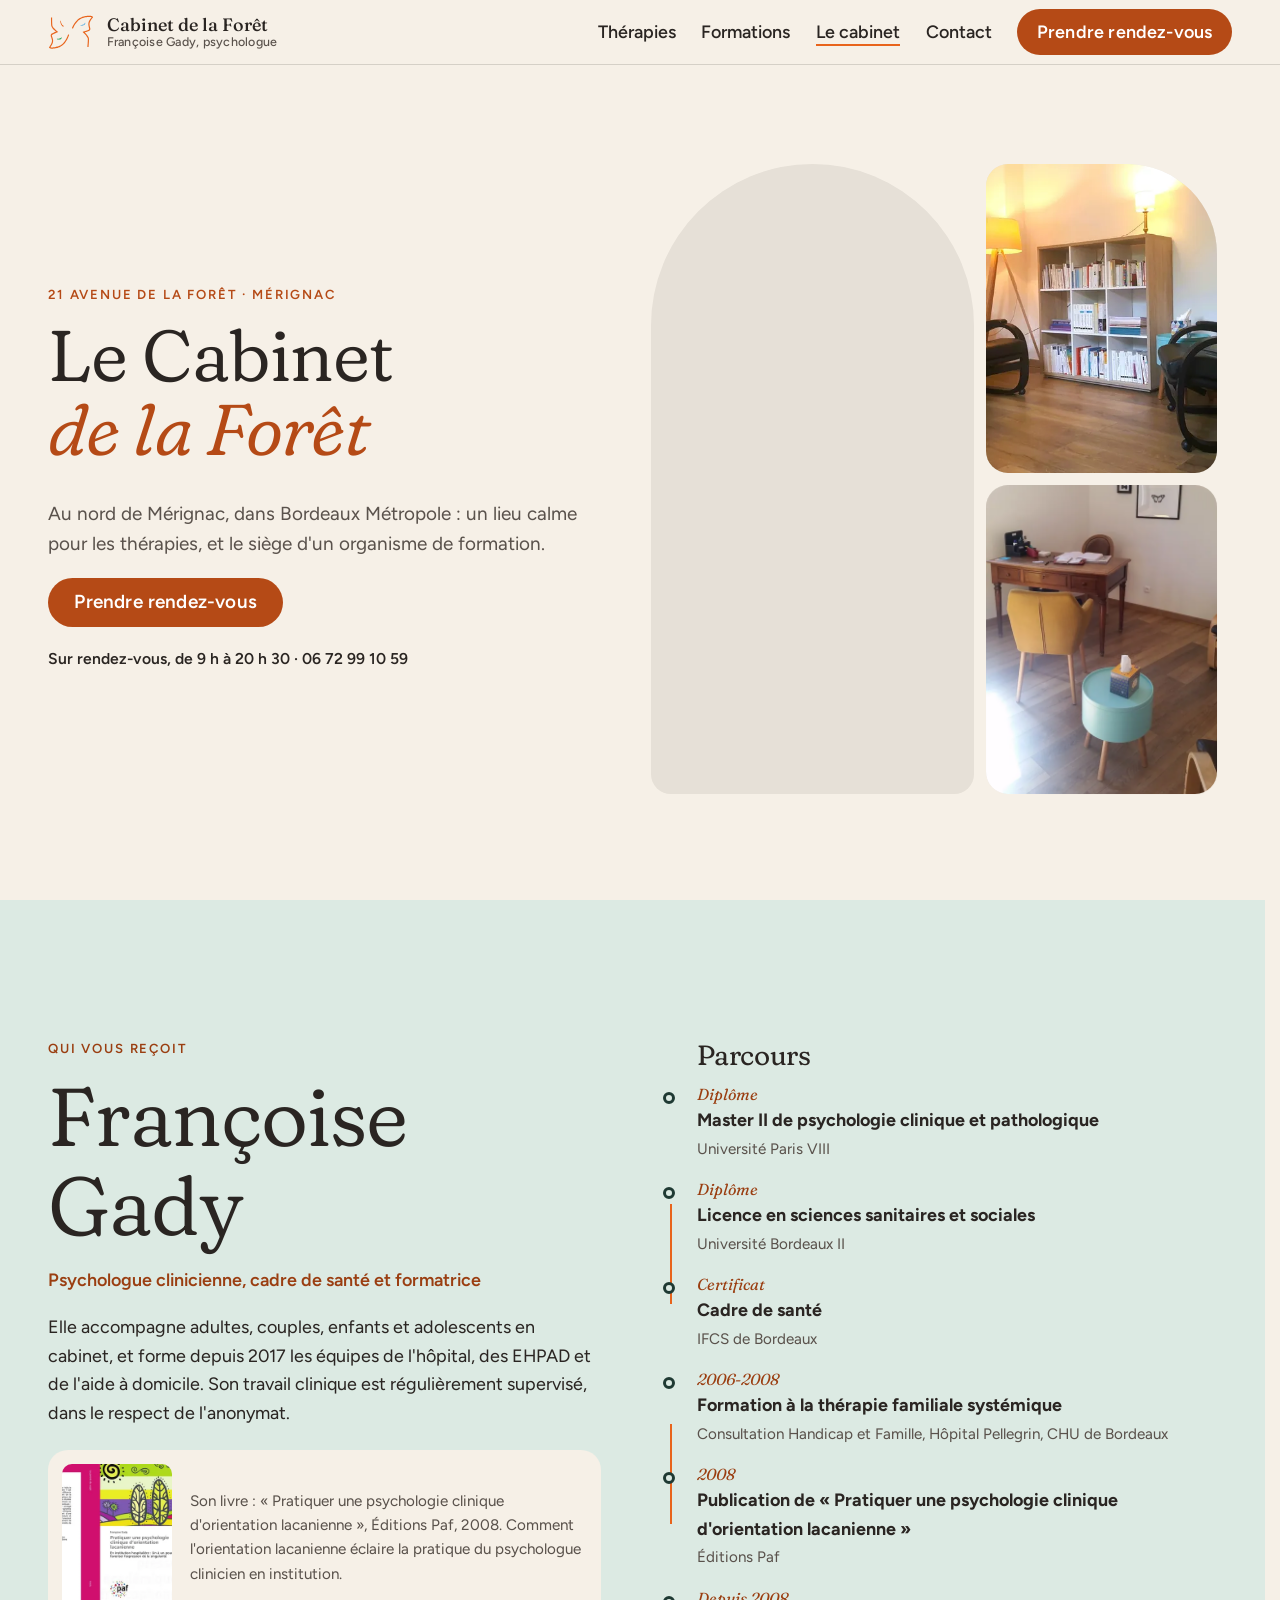
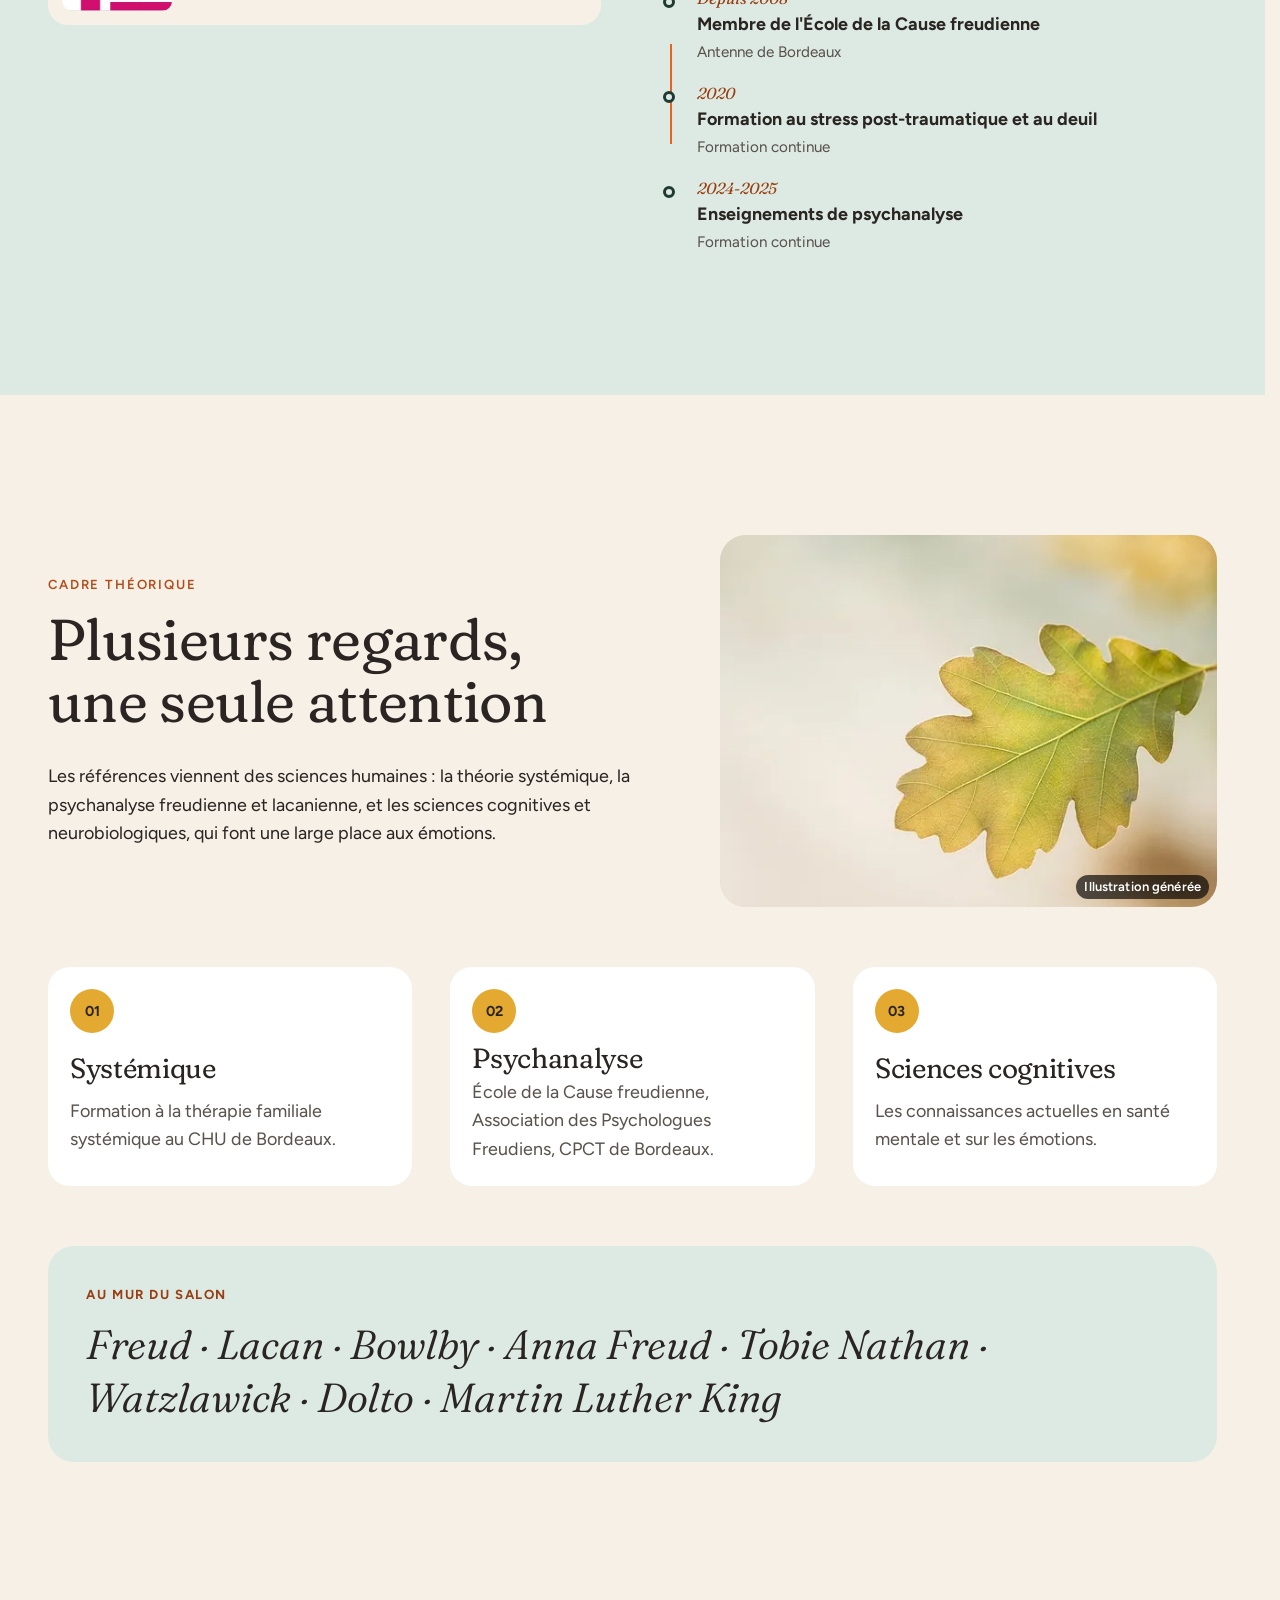
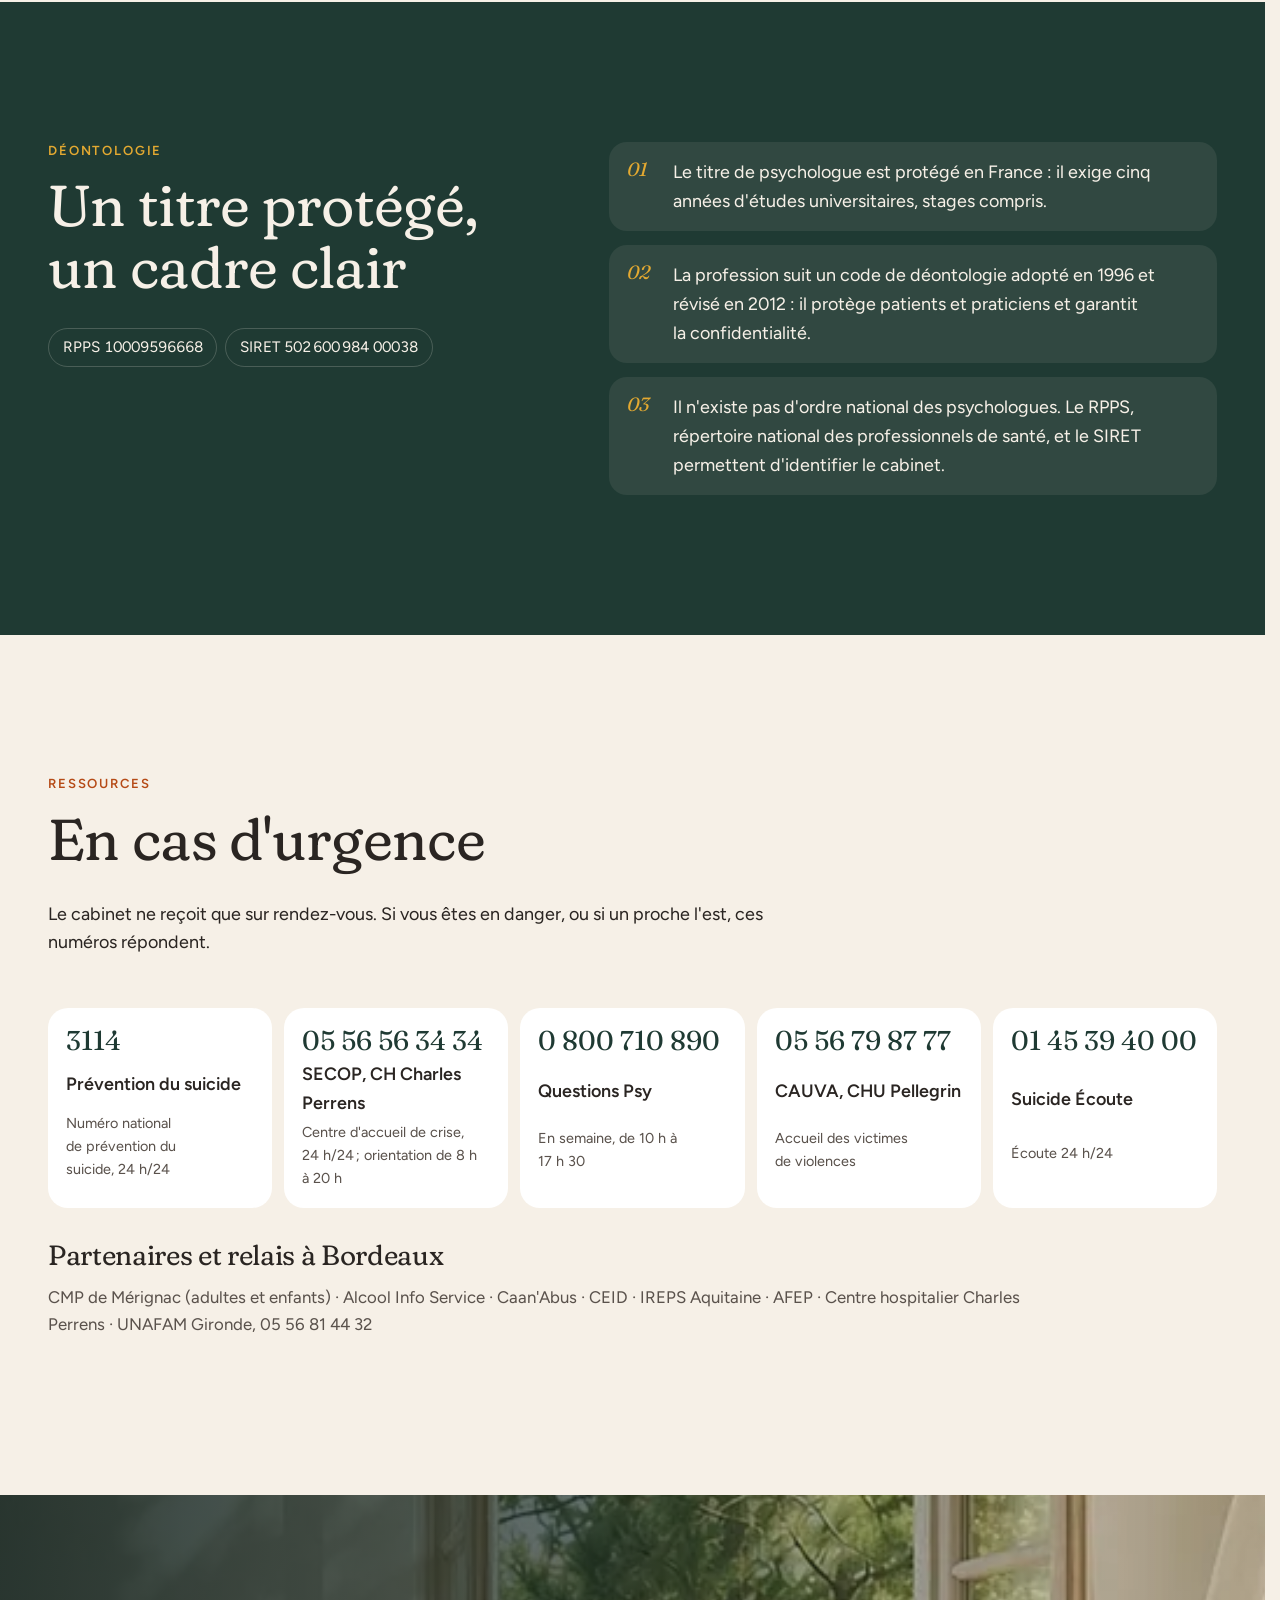
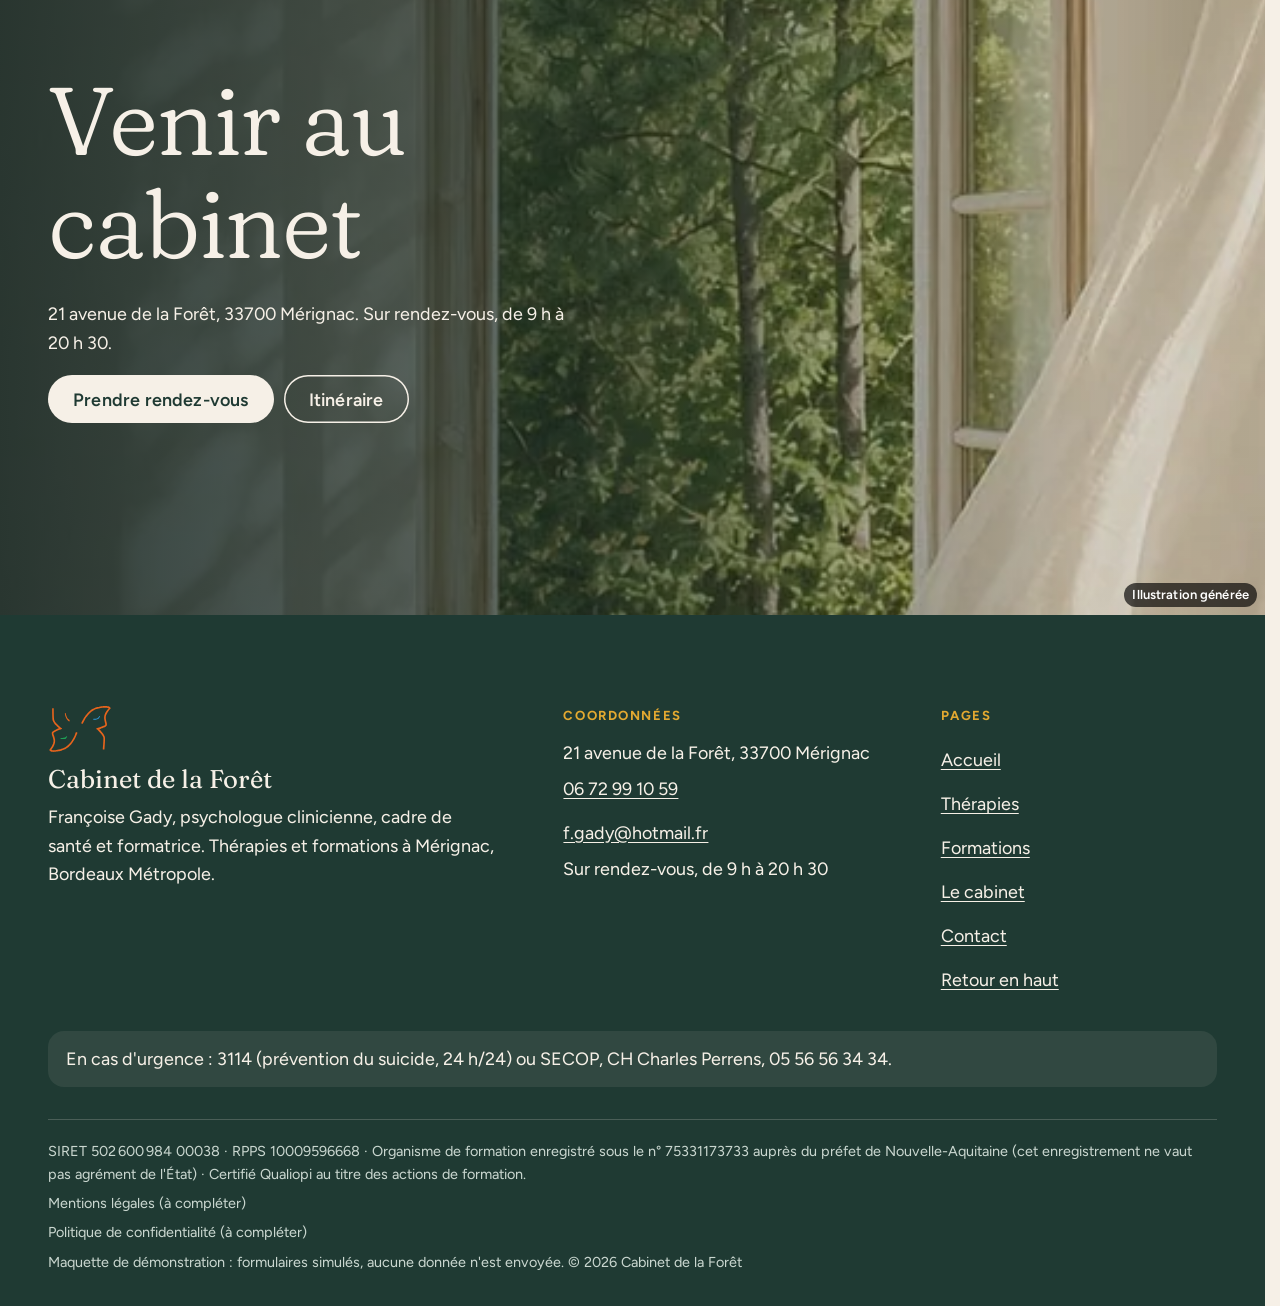
<file: cabinet.html>
<!doctype html>
<html lang="fr" data-v="2" data-curseur>
<head>
<meta charset="utf-8">
<meta name="viewport" content="width=device-width, initial-scale=1, viewport-fit=cover">
<title>Le cabinet et Françoise Gady · Cabinet de la Forêt, Mérignac</title>
<meta name="description" content="Le Cabinet de la Forêt à Mérignac, le parcours de Françoise Gady, son cadre théorique, la déontologie du psychologue et les numéros utiles.">
<meta name="robots" content="noindex, nofollow">
<link rel="canonical" href="https://psychologuemerignac-maquette.vercel.app/cabinet">
<style>:root{--fond:#F6F0E7;--texte:#2A2522;--voile-fond:#1F3A33;--ouverture-fond:#EFE6D8;--menu-fond:#F6F0E7}:root { --entete-h: 72px; --barres-h: 0px; } html { background: var(--fond); color: var(--texte); scrollbar-gutter: stable; } body { margin: 0; background: var(--fond); } html.js:not(.secours):not([data-arrivee="retour"]) [data-anime] { opacity: 0; } html.js:not(.secours):not([data-arrivee="retour"]) [data-anime].vu { opacity: 1; } [data-voile] { position: fixed; inset: 0; z-index: 900; background: var(--voile-fond); transform: translateY(100%); visibility: hidden; pointer-events: none; } html[data-arrivee="voile"]:not(.voile-leve):not(.secours) [data-voile] { transform: none; visibility: visible; } html.secours [data-voile] { visibility: hidden !important; } .ouverture-panneau { position: fixed; inset: 0; z-index: 850; display: none; place-content: center; justify-items: center; background: var(--ouverture-fond, var(--voile-fond)); color: var(--fond); text-align: center; } html.js[data-arrivee="intro"]:not(.secours):not(.intro-finie) .ouverture-panneau { display: grid; } html.defilement-bloque, html.defilement-bloque body, html.js[data-arrivee="intro"]:not(.secours):not(.intro-finie), html.js[data-arrivee="intro"]:not(.secours):not(.intro-finie) body, html[data-arrivee="voile"]:not(.voile-leve):not(.secours), html[data-arrivee="voile"]:not(.voile-leve):not(.secours) body { overflow: hidden; } html.js[data-arrivee="intro"]:not(.secours):not(.intro-finie) { background-color: var(--ouverture-fond, var(--voile-fond)); } html[data-arrivee="voile"]:not(.voile-leve):not(.secours) { background-color: var(--voile-fond); }</style>
<script>(function () {
var d = document.documentElement, ss = null, ls = null;
try { ss = window.sessionStorage; ls = window.localStorage; } catch (e) {}
d.classList.add('js');
var nav = performance.getEntriesByType ? performance.getEntriesByType('navigation')[0] : null;
var type = nav ? nav.type : 'navigate';
var depart = null;
try { depart = JSON.parse(ss.getItem('socle:depart') || 'null'); ss.removeItem('socle:depart'); } catch (e) {}
if (depart && !(Date.now() - depart.t < 15000)) depart = null;
var mode = type === 'back_forward' ? 'retour' : type === 'reload' ? 'intro' : depart ? 'voile' : 'intro';
d.setAttribute('data-arrivee', mode);
if (mode === 'voile' && depart.couleur) d.style.setProperty('--voile-fond', depart.couleur);
if (type === 'reload' && 'scrollRestoration' in history) {
history.scrollRestoration = 'manual';
}
try {
var choisie = ls && ls.getItem('socle:langue');
var langue = (d.lang || '').slice(0, 2);
if (choisie && choisie !== langue && type === 'navigate' && !depart) {
var alt = document.querySelector('link[rel="alternate"][hreflang="' + choisie + '"]');
if (alt) location.replace(new URL(alt.href).pathname + location.search + location.hash);
}
} catch (e) {}
setTimeout(function () { if (!d.classList.contains('demarre')) d.classList.add('secours'); }, 2000);
})();</script>
<link rel="preload" href="/assets/polices/fraunces-latin-soft-normal.woff2" as="font" type="font/woff2" crossorigin>
<link rel="stylesheet" href="/assets/css/socle.css?v=2">
<link rel="stylesheet" href="/assets/css/site.css?v=2">
<link rel="modulepreload" href="/assets/js/site.js?v=2">
<link rel="modulepreload" href="/assets/js/socle/index.js?v=2">
<script src="/assets/vendor/gsap.min.js" defer></script>
<script src="/assets/vendor/ScrollTrigger.min.js" defer></script>
<script src="/assets/vendor/SplitText.min.js" defer></script>
<script type="module" src="/assets/js/site.js?v=2"></script>
<meta name="theme-color" content="#F6F0E7">
<link rel="icon" href="/assets/images/favicon.svg" type="image/svg+xml">
<link rel="apple-touch-icon" href="/assets/images/apple-touch-icon.png">
<meta property="og:type" content="website">
<meta property="og:site_name" content="Cabinet de la Forêt">
<meta property="og:locale" content="fr_FR">
<meta property="og:title" content="Le cabinet et Françoise Gady · Cabinet de la Forêt, Mérignac">
<meta property="og:description" content="Le Cabinet de la Forêt à Mérignac, le parcours de Françoise Gady, son cadre théorique, la déontologie du psychologue et les numéros utiles.">
<meta property="og:url" content="https://psychologuemerignac-maquette.vercel.app/cabinet">
<meta property="og:image" content="https://psychologuemerignac-maquette.vercel.app/assets/partage/cabinet-fr.jpg">
<meta property="og:image:width" content="1200">
<meta property="og:image:height" content="630">
<meta property="og:image:alt" content="Le salon du Cabinet de la Forêt à Mérignac">
<meta name="twitter:card" content="summary_large_image">
<script type="application/ld+json">{"@context":"https://schema.org","@type":["LocalBusiness","MedicalBusiness"],"name":"Cabinet de la Forêt — Françoise Gady, psychologue clinicienne","url":"https://psychologuemerignac-maquette.vercel.app/","telephone":"+33672991059","email":"f.gady@hotmail.fr","address":{"@type":"PostalAddress","streetAddress":"21 avenue de la Forêt","postalCode":"33700","addressLocality":"Mérignac","addressCountry":"FR"},"openingHours":"Sur rendez-vous, de 9 h à 20 h 30","founder":{"@type":"Person","name":"Françoise Gady","jobTitle":"Psychologue clinicienne, cadre de santé et formatrice"},"description":"Psychothérapies adultes, couples, enfants et adolescents, et formations pour les équipes du médico-social, à Mérignac (Bordeaux Métropole)."}</script>
</head>
<body id="haut">
<div data-voile data-forme="vague" aria-hidden="true"><svg class="voile-vague voile-vague--haut" viewBox="0 0 1440 120" preserveAspectRatio="none" aria-hidden="true"><path d="M0 120 C 240 20 480 20 720 70 S 1200 130 1440 40 V 120 H 0 Z"/></svg><svg class="voile-vague voile-vague--bas" viewBox="0 0 1440 120" preserveAspectRatio="none" aria-hidden="true"><path d="M0 0 C 240 100 480 100 720 50 S 1200 -10 1440 80 V 0 H 0 Z"/></svg><div class="voile-contenu"><svg class="papillon voile-papillon" viewBox="28 -6 440 330" aria-hidden="true" focusable="false"><g class="aile aile-g"><path class="pap-forme pap-gauche" d="M57.8 17.2C56.2 17.5 57.0 18.0 56.8 18.5C56.5 19.0 56.5 14.0 56.5 20.0C56.5 26.0 56.5 42.4 56.8 54.5C57.0 66.6 57.8 85.3 58.2 92.8C58.7 100.2 59.0 97.0 59.5 99.0C60.0 101.0 60.6 102.7 61.5 104.8C62.4 106.8 63.0 108.3 64.8 111.2C66.5 114.2 69.7 118.9 72.2 122.2C74.8 125.6 77.0 128.0 80.2 131.5C83.5 135.0 88.5 139.9 91.8 143.0C95.0 146.1 98.2 148.4 100.0 150.0C101.8 151.6 101.9 151.9 102.2 152.5C102.6 153.1 102.4 153.2 102.2 153.5C102.1 153.8 104.2 153.1 101.2 154.5C98.3 155.9 88.2 160.0 84.5 161.8C80.8 163.5 80.4 164.1 79.0 164.8C77.6 165.4 78.4 164.5 76.0 165.8C73.6 167.0 67.6 170.0 64.5 172.0C61.4 174.0 59.1 176.0 57.5 177.8C55.9 179.5 55.6 180.9 55.0 182.2C54.4 183.6 54.2 184.1 54.0 185.8C53.8 187.4 53.9 190.2 54.0 192.0C54.1 193.8 54.2 194.0 54.8 196.2C55.3 198.5 56.0 201.2 57.2 205.2C58.5 209.3 61.1 215.4 62.5 220.5C63.9 225.6 65.2 231.6 65.8 235.8C66.3 239.9 66.0 242.6 65.8 245.5C65.5 248.4 64.3 251.5 64.0 253.0C63.7 254.5 65.0 252.0 64.0 254.8C63.0 257.5 60.2 265.3 58.2 269.8C56.2 274.2 53.6 278.8 52.0 281.5C50.4 284.2 49.6 284.5 48.5 286.2C47.4 288.0 47.0 289.2 45.2 291.8C43.5 294.3 39.0 299.6 37.8 301.5C36.5 303.4 37.4 302.8 37.5 303.2C37.6 303.8 38.0 303.9 38.2 304.5C38.5 305.1 38.1 306.0 38.8 307.0C39.4 308.0 40.6 309.6 42.2 310.8C43.9 311.9 46.5 313.2 48.5 314.0C50.5 314.8 52.4 315.1 54.2 315.5C56.1 315.9 56.8 316.1 59.8 316.2C62.7 316.4 67.2 316.5 71.8 316.2C76.3 316.0 84.5 314.9 87.2 314.5C90.0 314.1 86.2 314.4 88.2 314.0C90.2 313.6 93.2 313.5 99.2 312.2C105.2 311.0 119.3 307.6 124.2 306.2C129.2 304.9 127.3 304.8 128.8 304.2C130.2 303.8 130.6 304.1 133.0 303.2C135.4 302.4 141.3 299.9 143.2 299.0C145.2 298.1 143.5 298.5 144.5 298.0C145.5 297.5 147.0 297.1 149.0 296.0C151.0 294.9 154.9 292.3 156.5 291.2C158.1 290.2 158.0 289.8 158.5 289.5C159.0 289.2 158.9 289.8 159.2 289.5C159.6 289.2 159.7 288.6 160.5 288.0C161.3 287.4 162.2 287.3 164.0 286.0C165.8 284.7 168.2 282.8 171.0 280.2C173.8 277.8 177.3 274.6 180.8 271.0C184.2 267.4 188.6 262.2 191.5 258.8C194.4 255.3 195.7 253.6 198.0 250.2C200.3 246.9 203.6 241.0 205.2 238.5C206.9 236.0 207.0 236.5 207.8 235.2C208.5 234.0 209.6 232.0 210.0 231.2C210.4 230.5 209.5 231.4 210.0 230.5C210.5 229.6 212.3 227.3 213.0 226.0C213.7 224.7 213.6 223.8 214.2 222.5C214.9 221.2 216.5 219.0 217.0 218.0C217.5 217.0 216.7 217.9 217.2 216.8C217.8 215.6 219.1 214.0 220.2 211.2C221.4 208.5 223.3 202.8 224.2 200.5C225.2 198.2 225.5 198.6 226.0 197.2C226.5 195.9 227.0 193.5 227.5 192.2C228.0 191.0 228.3 191.2 228.8 190.0C229.2 188.8 230.0 186.0 230.0 184.8C230.0 183.5 229.2 183.0 228.5 182.5C227.8 182.0 226.8 181.8 225.5 181.5C224.2 181.2 221.8 180.7 220.8 180.8C219.8 180.8 220.8 178.8 219.5 181.8C218.2 184.8 215.5 193.3 213.2 198.8C211.0 204.2 208.9 209.0 206.2 214.2C203.6 219.5 199.5 226.5 197.5 230.0C195.5 233.5 195.1 234.0 194.2 235.2C193.4 236.5 192.9 236.6 192.5 237.2C192.1 237.9 192.9 237.5 191.8 239.2C190.6 241.0 188.4 244.3 185.5 248.0C182.6 251.7 178.4 257.1 174.5 261.2C170.6 265.4 166.1 269.5 162.0 273.0C157.9 276.5 153.7 279.7 149.8 282.2C145.8 284.8 142.2 286.7 138.5 288.5C134.8 290.3 130.8 292.1 127.5 293.2C124.2 294.4 120.4 295.0 118.8 295.5C117.1 296.0 119.3 295.8 117.5 296.2C115.7 296.7 110.5 297.6 107.8 298.2C105.0 298.9 104.5 299.4 100.8 300.2C97.0 301.1 89.6 302.5 85.0 303.2C80.4 304.0 77.7 304.3 73.2 304.5C68.8 304.7 61.6 304.7 58.2 304.5C54.9 304.3 54.0 303.6 53.0 303.2C52.0 302.9 52.5 303.0 52.5 302.5C52.5 302.0 51.2 303.1 52.8 300.5C54.3 297.9 59.8 290.3 62.0 286.8C64.2 283.2 65.4 281.0 66.2 279.2C67.1 277.5 66.6 277.7 67.2 276.2C67.9 274.8 69.0 274.0 70.2 270.8C71.5 267.5 73.9 260.9 75.0 257.0C76.1 253.1 76.5 251.4 76.8 247.2C77.0 243.1 77.2 237.0 76.8 232.2C76.2 227.5 75.0 223.1 73.8 218.5C72.5 213.9 70.3 207.6 69.2 204.5C68.2 201.4 67.9 202.2 67.2 199.8C66.6 197.3 65.6 192.0 65.2 190.0C64.9 188.0 65.1 188.5 65.2 187.8C65.4 187.0 65.3 186.4 66.0 185.5C66.7 184.6 67.3 183.9 69.5 182.5C71.7 181.1 77.4 178.3 79.2 177.2C81.1 176.2 78.2 177.2 80.8 176.0C83.3 174.8 91.3 171.1 94.5 169.8C97.7 168.4 98.0 168.6 100.0 167.8C102.0 166.9 102.8 166.0 106.5 164.5C110.2 163.0 119.1 160.0 122.0 158.8C124.9 157.5 123.6 157.7 124.0 157.2C124.4 156.8 124.2 156.7 124.2 156.2C124.2 155.8 125.9 156.2 124.0 154.5C122.1 152.8 117.3 149.8 113.0 146.2C108.7 142.7 102.5 137.4 98.0 133.2C93.5 129.1 89.7 125.1 86.2 121.2C82.8 117.4 79.8 113.6 77.5 110.2C75.2 106.9 73.5 103.7 72.2 101.0C71.0 98.3 70.6 98.3 70.0 94.0C69.4 89.7 68.9 86.2 68.5 75.2C68.1 64.3 67.6 37.7 67.5 28.5C67.4 19.3 68.0 21.9 67.8 20.0C67.5 18.1 67.9 17.7 66.2 17.2C64.6 16.8 59.3 17.0 57.8 17.2Z" fill="var(--pap-orange, #E8641C)"/><path class="pap-forme pap-petit" d="M146.0 48.8C145.4 48.9 145.3 49.2 145.0 49.8C144.7 50.3 144.4 50.9 144.2 52.0C144.1 53.1 144.1 55.4 144.2 56.5C144.4 57.6 144.8 57.8 145.0 58.8C145.2 59.7 144.3 58.8 145.2 62.0C146.2 65.2 148.8 73.2 150.5 77.8C152.2 82.2 154.1 86.0 155.8 89.0C157.4 92.0 158.1 92.9 160.2 95.5C162.4 98.1 166.7 102.6 168.8 104.5C170.8 106.4 171.6 106.7 172.8 107.0C173.9 107.3 174.8 107.1 175.5 106.5C176.2 105.9 176.7 105.0 176.8 103.5C176.8 102.0 176.5 99.1 176.0 97.8C175.5 96.4 174.9 96.1 174.0 95.2C173.1 94.4 171.8 93.3 170.5 92.5C169.2 91.7 167.5 91.0 166.5 90.2C165.5 89.5 165.1 89.0 164.2 88.0C163.4 87.0 162.5 85.6 161.5 84.0C160.5 82.4 159.3 80.3 158.5 78.5C157.7 76.7 157.1 74.4 156.5 73.0C155.9 71.6 155.5 71.6 155.0 70.2C154.5 68.9 153.9 66.0 153.5 64.8C153.1 63.5 153.2 65.4 152.5 63.0C151.8 60.6 150.2 52.9 149.5 50.5C148.8 48.1 149.1 49.0 148.5 48.8C147.9 48.5 146.6 48.6 146.0 48.8Z" fill="var(--pap-orange, #E8641C)"/><path class="pap-forme pap-vert" d="M159.5 210.0C159.3 209.4 158.7 208.8 158.0 208.5C157.3 208.2 156.9 207.5 155.5 208.5C154.1 209.5 151.5 212.8 149.5 214.2C147.5 215.7 146.7 216.0 143.8 217.0C140.8 218.0 134.9 219.5 132.0 220.0C129.1 220.5 128.3 220.0 126.5 220.2C124.7 220.5 122.6 221.1 121.0 221.2C119.4 221.4 118.0 221.1 116.8 221.2C115.5 221.4 114.3 222.0 113.8 222.2C113.2 222.5 113.3 222.4 113.2 222.8C113.2 223.1 112.9 223.6 113.2 224.2C113.6 224.9 114.6 226.0 115.5 226.5C116.4 227.0 113.8 227.1 118.8 227.2C123.7 227.4 140.2 227.5 145.0 227.5C149.8 227.5 147.0 227.2 147.8 227.0C148.5 226.8 149.1 226.7 149.8 226.2C150.4 225.8 150.4 225.9 151.5 224.5C152.6 223.1 155.0 219.8 156.2 217.8C157.5 215.7 158.7 213.3 159.2 212.0C159.8 210.7 159.7 210.6 159.5 210.0Z" fill="var(--pap-vert, #1FA055)"/></g><g class="aile aile-d"><path class="pap-forme pap-droite" d="M431.8 1.5C428.0 1.4 415.2 1.4 410.8 1.5C406.2 1.6 406.5 2.1 404.8 2.2C403.0 2.4 401.6 2.1 400.5 2.2C399.4 2.4 399.6 2.8 398.2 3.0C396.9 3.2 393.8 3.1 392.5 3.2C391.2 3.4 391.6 3.8 390.2 4.0C388.9 4.2 385.8 4.3 384.5 4.5C383.2 4.7 385.5 4.8 382.8 5.2C380.0 5.8 372.7 6.5 368.2 7.5C363.8 8.5 358.8 10.7 356.2 11.5C353.7 12.3 356.0 10.8 352.8 12.2C349.5 13.7 339.7 18.5 336.8 20.0C333.8 21.5 336.0 20.9 335.0 21.5C334.0 22.1 333.7 21.8 330.8 23.8C327.8 25.7 321.6 30.0 317.5 33.2C313.4 36.5 309.8 40.1 306.2 43.5C302.8 46.9 299.5 50.4 296.5 53.8C293.5 57.1 291.7 59.1 288.2 63.8C284.8 68.4 277.9 78.5 275.8 81.8C273.6 85.0 275.6 82.8 275.2 83.2C274.9 83.8 274.4 83.7 273.8 84.8C273.1 85.8 272.5 87.7 271.5 89.5C270.5 91.3 268.8 93.6 267.8 95.5C266.7 97.4 266.0 99.5 265.2 101.0C264.5 102.5 264.3 101.8 263.0 104.5C261.7 107.2 258.2 115.1 257.2 117.5C256.3 119.9 257.0 118.4 257.2 119.0C257.5 119.6 257.6 120.5 258.8 121.2C259.9 122.0 262.9 123.0 264.2 123.2C265.6 123.5 266.0 123.0 266.8 122.5C267.5 122.0 267.5 122.0 268.5 120.0C269.5 118.0 271.4 112.7 272.5 110.5C273.6 108.3 274.2 108.2 275.0 106.8C275.8 105.3 276.0 104.0 277.2 101.8C278.5 99.5 279.9 96.8 282.2 93.0C284.6 89.2 288.3 83.3 291.5 78.8C294.7 74.2 298.4 69.3 301.5 65.5C304.6 61.7 307.0 59.1 310.2 55.8C313.5 52.4 317.4 48.5 321.0 45.2C324.6 42.0 327.5 39.5 332.0 36.5C336.5 33.5 343.0 29.5 347.8 27.0C352.5 24.5 356.8 23.0 360.2 21.8C363.7 20.5 364.4 20.2 368.5 19.2C372.6 18.3 380.7 16.7 384.8 16.0C388.8 15.3 391.2 15.5 393.0 15.2C394.8 15.0 392.8 14.8 395.5 14.5C398.2 14.2 406.3 13.8 409.2 13.5C412.2 13.2 409.8 12.9 413.2 12.8C416.8 12.6 427.0 12.6 430.2 12.8C433.5 12.9 431.6 13.3 432.8 13.5C433.9 13.7 435.7 13.5 437.2 13.8C438.8 14.0 440.9 14.6 442.0 15.0C443.1 15.4 443.4 15.6 443.8 16.0C444.1 16.4 445.2 15.7 444.0 17.5C442.8 19.3 438.0 24.4 436.2 26.8C434.5 29.1 433.9 30.6 433.2 31.5C432.6 32.4 434.2 29.3 432.5 32.0C430.8 34.7 424.9 44.0 422.8 47.8C420.6 51.5 420.7 51.4 419.5 54.5C418.3 57.6 416.4 63.0 415.5 66.5C414.6 70.0 414.3 72.8 414.0 75.8C413.7 78.8 413.5 80.8 413.8 84.5C414.0 88.2 414.3 92.0 415.5 98.2C416.7 104.5 420.0 116.6 421.0 121.8C422.0 126.9 421.3 127.6 421.2 129.2C421.2 130.9 421.4 130.8 420.5 131.8C419.6 132.7 418.0 133.8 415.8 135.0C413.5 136.2 413.6 136.6 407.2 139.0C400.9 141.4 385.3 147.0 377.8 149.5C370.2 152.0 364.7 153.1 361.8 154.0C358.8 154.9 360.5 154.7 360.2 155.0C360.0 155.3 360.3 155.8 360.2 156.0C360.2 156.2 359.8 156.2 359.8 156.5C359.7 156.8 359.5 157.1 360.0 157.8C360.5 158.4 361.5 159.3 362.5 160.2C363.5 161.2 363.8 161.0 366.2 163.2C368.7 165.5 373.5 169.9 377.2 173.8C381.0 177.6 386.0 183.4 388.5 186.2C391.0 189.1 391.2 190.0 392.0 191.0C392.8 192.0 391.8 189.8 393.5 192.2C395.2 194.7 400.2 201.7 402.5 205.8C404.8 209.8 406.5 213.7 407.5 216.5C408.5 219.3 408.6 218.2 408.8 222.5C408.9 226.8 408.8 234.4 408.5 242.0C408.2 249.6 407.5 260.7 407.0 268.0C406.5 275.3 405.6 281.0 405.2 286.0C404.9 291.0 404.6 295.8 404.8 298.0C404.9 300.2 404.6 299.2 406.2 299.5C407.9 299.8 413.0 300.0 414.5 300.0C416.0 300.0 415.2 300.0 415.5 299.2C415.8 298.5 415.6 304.2 416.2 295.8C416.9 287.3 418.9 259.0 419.5 248.8C420.1 238.5 419.9 238.9 420.0 234.2C420.1 229.6 420.1 223.8 420.0 221.0C419.9 218.2 420.0 219.7 419.5 217.8C419.0 215.8 417.7 211.5 417.0 209.5C416.3 207.5 416.8 208.4 415.2 205.5C413.7 202.6 410.0 196.0 407.5 192.2C405.0 188.5 401.6 185.0 400.2 183.2C398.9 181.5 400.5 183.0 399.5 181.8C398.5 180.5 397.5 179.1 394.5 175.8C391.5 172.4 383.5 164.0 381.2 161.5C379.0 159.0 380.8 161.2 381.2 160.8C381.8 160.3 382.5 159.7 384.2 159.0C386.0 158.3 390.0 157.0 391.5 156.5C393.0 156.0 390.9 157.1 393.5 156.2C396.1 155.4 404.4 152.4 407.2 151.2C410.1 150.1 408.8 150.2 410.5 149.5C412.2 148.8 415.2 147.9 417.2 147.0C419.2 146.1 421.5 144.5 422.5 144.0C423.5 143.5 422.7 144.3 423.2 144.0C423.8 143.7 425.0 143.0 426.0 142.2C427.0 141.5 428.1 140.3 429.0 139.2C429.9 138.2 430.7 137.0 431.2 136.0C431.8 135.0 432.0 134.6 432.2 133.2C432.5 131.9 433.0 130.0 433.0 127.8C433.0 125.5 433.2 124.8 432.2 120.0C431.3 115.2 428.2 104.0 427.2 99.2C426.2 94.5 426.5 93.4 426.2 91.8C426.0 90.1 425.6 92.5 425.5 89.5C425.4 86.5 425.1 77.9 425.5 73.8C425.9 69.6 427.1 66.9 427.8 64.8C428.4 62.6 428.0 63.5 429.2 60.8C430.5 58.0 432.8 52.8 435.2 48.5C437.8 44.2 440.4 40.0 444.2 35.0C448.1 30.0 455.9 21.8 458.2 18.8C460.6 15.7 458.5 17.4 458.5 16.5C458.5 15.6 458.4 14.5 458.0 13.5C457.6 12.5 457.1 11.7 456.0 10.5C454.9 9.3 452.8 7.5 451.2 6.5C449.8 5.5 448.7 5.1 447.0 4.5C445.3 3.9 443.5 3.2 441.2 2.8C439.0 2.3 434.8 2.2 433.2 2.0C431.7 1.8 435.5 1.6 431.8 1.5Z" fill="var(--pap-orange, #E8641C)"/><path class="pap-forme pap-bleu" d="M384.0 70.0C383.8 69.6 383.6 69.0 383.0 69.0C382.4 69.0 381.2 68.7 380.5 69.8C379.8 70.8 380.2 73.0 378.5 75.5C376.8 78.0 371.8 82.8 370.0 84.5C368.2 86.2 368.8 85.3 368.0 85.8C367.2 86.2 365.8 86.8 365.0 87.0C364.2 87.2 364.3 86.8 363.5 87.0C362.7 87.2 362.2 87.7 360.2 88.0C358.2 88.3 354.5 88.8 351.5 89.0C348.5 89.2 344.2 89.0 342.2 89.2C340.3 89.5 340.2 90.1 339.8 90.5C339.2 90.9 339.3 91.1 339.2 91.5C339.2 91.9 339.1 92.5 339.5 93.0C339.9 93.5 338.6 94.5 341.5 94.8C344.4 95.0 353.8 94.9 357.0 94.8C360.2 94.6 359.6 93.9 360.5 93.8C361.4 93.6 360.7 94.4 362.5 93.8C364.3 93.1 368.9 91.2 371.2 90.0C373.6 88.8 374.9 88.1 376.8 86.2C378.6 84.4 381.2 80.8 382.5 78.8C383.8 76.8 384.2 75.5 384.5 74.2C384.8 73.0 384.6 72.0 384.5 71.2C384.4 70.5 384.2 70.4 384.0 70.0Z" fill="var(--pap-bleu, #2E9BE0)"/></g></svg><span data-voile-libelle>Le cabinet</span></div></div>
<div class="ouverture-panneau" data-ouverture aria-hidden="true">
  <svg class="papillon ouverture-papillon" viewBox="28 -6 440 330" aria-hidden="true" focusable="false" data-ouverture-objet><defs><mask id="pap-intro-gauche" maskUnits="userSpaceOnUse" x="0" y="-30" width="500" height="380"><path class="pap-trace" data-trait="gauche" d="M62.5 21.5C62.5 30.7 62.0 63.4 62.5 76.5C63.0 89.6 63.2 93.0 65.5 100.0C67.8 107.0 69.8 110.6 76.5 118.5C83.2 126.4 100.2 141.5 105.5 147.5C110.8 153.5 108.1 152.6 108.0 154.5C107.9 156.4 110.4 156.1 105.0 159.0C99.6 161.9 82.1 168.8 75.5 172.0C68.9 175.2 68.0 176.1 65.5 178.0C63.0 179.9 61.4 180.8 60.5 183.5C59.6 186.2 58.5 187.5 60.0 194.5C61.5 201.5 67.7 216.9 69.5 225.5C71.3 234.1 71.1 240.8 71.0 246.0C70.9 251.2 70.3 252.1 69.0 256.5C67.7 260.9 66.5 265.7 63.0 272.5C59.5 279.3 50.8 292.4 48.0 297.5C45.2 302.6 46.5 301.4 46.5 303.0C46.5 304.6 46.5 305.9 48.0 307.0C49.5 308.1 51.2 309.0 55.5 309.5C59.8 310.0 66.9 310.5 74.0 310.0C81.1 309.5 88.2 308.7 98.0 306.5C107.8 304.3 123.9 300.2 133.0 297.0C142.1 293.8 146.1 291.2 152.5 287.0C158.9 282.8 164.5 279.0 171.5 272.0C178.5 265.0 187.3 255.4 194.5 245.0C201.7 234.6 209.8 219.0 214.5 209.5C219.2 200.0 221.7 192.2 223.0 188.0C224.3 183.8 222.6 185.1 222.5 184.5" pathLength="1" fill="none" stroke="#fff" stroke-width="26" stroke-linecap="round" stroke-linejoin="round"/></mask><mask id="pap-intro-petit" maskUnits="userSpaceOnUse" x="0" y="-30" width="500" height="380"><path class="pap-trace" data-trait="petit" d="M147.0 50.5C147.2 52.1 146.3 54.4 148.0 60.0C149.7 65.6 154.7 78.8 157.0 84.0C159.3 89.2 159.2 88.3 162.0 91.5C164.8 94.7 171.6 101.1 173.5 103.0" pathLength="1" fill="none" stroke="#fff" stroke-width="22" stroke-linecap="round" stroke-linejoin="round"/></mask><mask id="pap-intro-vert" maskUnits="userSpaceOnUse" x="0" y="-30" width="500" height="380"><path class="pap-trace" data-trait="vert" d="M114.0 223.0C116.8 223.2 126.1 224.1 131.0 224.0C135.9 223.9 140.5 223.2 143.5 222.5C146.5 221.8 146.8 221.6 149.0 219.5C151.2 217.4 155.2 211.6 156.5 210.0" pathLength="1" fill="none" stroke="#fff" stroke-width="18" stroke-linecap="round" stroke-linejoin="round"/></mask><mask id="pap-intro-droite" maskUnits="userSpaceOnUse" x="0" y="-30" width="500" height="380"><path class="pap-trace" data-trait="droite" d="M262.0 117.5C262.3 117.2 260.8 121.7 264.0 116.0C267.2 110.3 274.9 93.2 281.0 83.5C287.1 73.8 293.8 65.2 300.5 57.5C307.2 49.8 314.0 43.2 321.0 37.5C328.0 31.8 336.5 26.5 342.5 23.0C348.5 19.5 351.9 18.3 357.0 16.5C362.1 14.7 364.3 13.6 373.0 12.0C381.7 10.4 398.5 7.8 409.0 7.0C419.5 6.2 429.5 6.7 436.0 7.5C442.5 8.3 445.8 10.4 448.0 12.0C450.2 13.6 449.1 15.3 449.0 17.0C448.9 18.7 449.5 19.0 447.5 22.0C445.5 25.0 440.2 30.4 437.0 35.0C433.8 39.6 430.8 43.5 428.0 49.5C425.2 55.5 421.3 63.8 420.0 71.0C418.7 78.2 418.9 84.4 420.0 93.0C421.1 101.6 425.7 115.6 426.5 122.5C427.3 129.4 426.1 131.8 425.0 134.5C423.9 137.2 422.2 137.6 420.0 139.0C417.8 140.4 418.7 140.5 412.0 143.0C405.3 145.5 386.2 151.4 380.0 154.0C373.8 156.6 375.3 156.4 375.0 158.5C374.7 160.6 375.2 162.7 378.0 166.5C380.8 170.3 387.7 176.3 392.0 181.5C396.3 186.7 400.5 191.8 404.0 197.5C407.5 203.2 411.3 209.2 413.0 216.0C414.7 222.8 414.4 225.0 414.0 238.0C413.6 251.0 411.1 284.7 410.5 294.0" pathLength="1" fill="none" stroke="#fff" stroke-width="26" stroke-linecap="round" stroke-linejoin="round"/></mask><mask id="pap-intro-bleu" maskUnits="userSpaceOnUse" x="0" y="-30" width="500" height="380"><path class="pap-trace" data-trait="bleu" d="M341.0 91.5C343.3 91.5 350.5 92.0 355.0 91.5C359.5 91.0 364.3 90.2 368.0 88.5C371.7 86.8 374.8 83.8 377.0 81.5C379.2 79.2 380.7 76.2 381.5 74.5C382.3 72.8 381.9 71.6 382.0 71.0" pathLength="1" fill="none" stroke="#fff" stroke-width="18" stroke-linecap="round" stroke-linejoin="round"/></mask></defs><g class="aile aile-g"><path class="pap-forme pap-gauche" d="M57.8 17.2C56.2 17.5 57.0 18.0 56.8 18.5C56.5 19.0 56.5 14.0 56.5 20.0C56.5 26.0 56.5 42.4 56.8 54.5C57.0 66.6 57.8 85.3 58.2 92.8C58.7 100.2 59.0 97.0 59.5 99.0C60.0 101.0 60.6 102.7 61.5 104.8C62.4 106.8 63.0 108.3 64.8 111.2C66.5 114.2 69.7 118.9 72.2 122.2C74.8 125.6 77.0 128.0 80.2 131.5C83.5 135.0 88.5 139.9 91.8 143.0C95.0 146.1 98.2 148.4 100.0 150.0C101.8 151.6 101.9 151.9 102.2 152.5C102.6 153.1 102.4 153.2 102.2 153.5C102.1 153.8 104.2 153.1 101.2 154.5C98.3 155.9 88.2 160.0 84.5 161.8C80.8 163.5 80.4 164.1 79.0 164.8C77.6 165.4 78.4 164.5 76.0 165.8C73.6 167.0 67.6 170.0 64.5 172.0C61.4 174.0 59.1 176.0 57.5 177.8C55.9 179.5 55.6 180.9 55.0 182.2C54.4 183.6 54.2 184.1 54.0 185.8C53.8 187.4 53.9 190.2 54.0 192.0C54.1 193.8 54.2 194.0 54.8 196.2C55.3 198.5 56.0 201.2 57.2 205.2C58.5 209.3 61.1 215.4 62.5 220.5C63.9 225.6 65.2 231.6 65.8 235.8C66.3 239.9 66.0 242.6 65.8 245.5C65.5 248.4 64.3 251.5 64.0 253.0C63.7 254.5 65.0 252.0 64.0 254.8C63.0 257.5 60.2 265.3 58.2 269.8C56.2 274.2 53.6 278.8 52.0 281.5C50.4 284.2 49.6 284.5 48.5 286.2C47.4 288.0 47.0 289.2 45.2 291.8C43.5 294.3 39.0 299.6 37.8 301.5C36.5 303.4 37.4 302.8 37.5 303.2C37.6 303.8 38.0 303.9 38.2 304.5C38.5 305.1 38.1 306.0 38.8 307.0C39.4 308.0 40.6 309.6 42.2 310.8C43.9 311.9 46.5 313.2 48.5 314.0C50.5 314.8 52.4 315.1 54.2 315.5C56.1 315.9 56.8 316.1 59.8 316.2C62.7 316.4 67.2 316.5 71.8 316.2C76.3 316.0 84.5 314.9 87.2 314.5C90.0 314.1 86.2 314.4 88.2 314.0C90.2 313.6 93.2 313.5 99.2 312.2C105.2 311.0 119.3 307.6 124.2 306.2C129.2 304.9 127.3 304.8 128.8 304.2C130.2 303.8 130.6 304.1 133.0 303.2C135.4 302.4 141.3 299.9 143.2 299.0C145.2 298.1 143.5 298.5 144.5 298.0C145.5 297.5 147.0 297.1 149.0 296.0C151.0 294.9 154.9 292.3 156.5 291.2C158.1 290.2 158.0 289.8 158.5 289.5C159.0 289.2 158.9 289.8 159.2 289.5C159.6 289.2 159.7 288.6 160.5 288.0C161.3 287.4 162.2 287.3 164.0 286.0C165.8 284.7 168.2 282.8 171.0 280.2C173.8 277.8 177.3 274.6 180.8 271.0C184.2 267.4 188.6 262.2 191.5 258.8C194.4 255.3 195.7 253.6 198.0 250.2C200.3 246.9 203.6 241.0 205.2 238.5C206.9 236.0 207.0 236.5 207.8 235.2C208.5 234.0 209.6 232.0 210.0 231.2C210.4 230.5 209.5 231.4 210.0 230.5C210.5 229.6 212.3 227.3 213.0 226.0C213.7 224.7 213.6 223.8 214.2 222.5C214.9 221.2 216.5 219.0 217.0 218.0C217.5 217.0 216.7 217.9 217.2 216.8C217.8 215.6 219.1 214.0 220.2 211.2C221.4 208.5 223.3 202.8 224.2 200.5C225.2 198.2 225.5 198.6 226.0 197.2C226.5 195.9 227.0 193.5 227.5 192.2C228.0 191.0 228.3 191.2 228.8 190.0C229.2 188.8 230.0 186.0 230.0 184.8C230.0 183.5 229.2 183.0 228.5 182.5C227.8 182.0 226.8 181.8 225.5 181.5C224.2 181.2 221.8 180.7 220.8 180.8C219.8 180.8 220.8 178.8 219.5 181.8C218.2 184.8 215.5 193.3 213.2 198.8C211.0 204.2 208.9 209.0 206.2 214.2C203.6 219.5 199.5 226.5 197.5 230.0C195.5 233.5 195.1 234.0 194.2 235.2C193.4 236.5 192.9 236.6 192.5 237.2C192.1 237.9 192.9 237.5 191.8 239.2C190.6 241.0 188.4 244.3 185.5 248.0C182.6 251.7 178.4 257.1 174.5 261.2C170.6 265.4 166.1 269.5 162.0 273.0C157.9 276.5 153.7 279.7 149.8 282.2C145.8 284.8 142.2 286.7 138.5 288.5C134.8 290.3 130.8 292.1 127.5 293.2C124.2 294.4 120.4 295.0 118.8 295.5C117.1 296.0 119.3 295.8 117.5 296.2C115.7 296.7 110.5 297.6 107.8 298.2C105.0 298.9 104.5 299.4 100.8 300.2C97.0 301.1 89.6 302.5 85.0 303.2C80.4 304.0 77.7 304.3 73.2 304.5C68.8 304.7 61.6 304.7 58.2 304.5C54.9 304.3 54.0 303.6 53.0 303.2C52.0 302.9 52.5 303.0 52.5 302.5C52.5 302.0 51.2 303.1 52.8 300.5C54.3 297.9 59.8 290.3 62.0 286.8C64.2 283.2 65.4 281.0 66.2 279.2C67.1 277.5 66.6 277.7 67.2 276.2C67.9 274.8 69.0 274.0 70.2 270.8C71.5 267.5 73.9 260.9 75.0 257.0C76.1 253.1 76.5 251.4 76.8 247.2C77.0 243.1 77.2 237.0 76.8 232.2C76.2 227.5 75.0 223.1 73.8 218.5C72.5 213.9 70.3 207.6 69.2 204.5C68.2 201.4 67.9 202.2 67.2 199.8C66.6 197.3 65.6 192.0 65.2 190.0C64.9 188.0 65.1 188.5 65.2 187.8C65.4 187.0 65.3 186.4 66.0 185.5C66.7 184.6 67.3 183.9 69.5 182.5C71.7 181.1 77.4 178.3 79.2 177.2C81.1 176.2 78.2 177.2 80.8 176.0C83.3 174.8 91.3 171.1 94.5 169.8C97.7 168.4 98.0 168.6 100.0 167.8C102.0 166.9 102.8 166.0 106.5 164.5C110.2 163.0 119.1 160.0 122.0 158.8C124.9 157.5 123.6 157.7 124.0 157.2C124.4 156.8 124.2 156.7 124.2 156.2C124.2 155.8 125.9 156.2 124.0 154.5C122.1 152.8 117.3 149.8 113.0 146.2C108.7 142.7 102.5 137.4 98.0 133.2C93.5 129.1 89.7 125.1 86.2 121.2C82.8 117.4 79.8 113.6 77.5 110.2C75.2 106.9 73.5 103.7 72.2 101.0C71.0 98.3 70.6 98.3 70.0 94.0C69.4 89.7 68.9 86.2 68.5 75.2C68.1 64.3 67.6 37.7 67.5 28.5C67.4 19.3 68.0 21.9 67.8 20.0C67.5 18.1 67.9 17.7 66.2 17.2C64.6 16.8 59.3 17.0 57.8 17.2Z" fill="var(--pap-orange, #E8641C)" mask="url(#pap-intro-gauche)"/><path class="pap-forme pap-petit" d="M146.0 48.8C145.4 48.9 145.3 49.2 145.0 49.8C144.7 50.3 144.4 50.9 144.2 52.0C144.1 53.1 144.1 55.4 144.2 56.5C144.4 57.6 144.8 57.8 145.0 58.8C145.2 59.7 144.3 58.8 145.2 62.0C146.2 65.2 148.8 73.2 150.5 77.8C152.2 82.2 154.1 86.0 155.8 89.0C157.4 92.0 158.1 92.9 160.2 95.5C162.4 98.1 166.7 102.6 168.8 104.5C170.8 106.4 171.6 106.7 172.8 107.0C173.9 107.3 174.8 107.1 175.5 106.5C176.2 105.9 176.7 105.0 176.8 103.5C176.8 102.0 176.5 99.1 176.0 97.8C175.5 96.4 174.9 96.1 174.0 95.2C173.1 94.4 171.8 93.3 170.5 92.5C169.2 91.7 167.5 91.0 166.5 90.2C165.5 89.5 165.1 89.0 164.2 88.0C163.4 87.0 162.5 85.6 161.5 84.0C160.5 82.4 159.3 80.3 158.5 78.5C157.7 76.7 157.1 74.4 156.5 73.0C155.9 71.6 155.5 71.6 155.0 70.2C154.5 68.9 153.9 66.0 153.5 64.8C153.1 63.5 153.2 65.4 152.5 63.0C151.8 60.6 150.2 52.9 149.5 50.5C148.8 48.1 149.1 49.0 148.5 48.8C147.9 48.5 146.6 48.6 146.0 48.8Z" fill="var(--pap-orange, #E8641C)" mask="url(#pap-intro-petit)"/><path class="pap-forme pap-vert" d="M159.5 210.0C159.3 209.4 158.7 208.8 158.0 208.5C157.3 208.2 156.9 207.5 155.5 208.5C154.1 209.5 151.5 212.8 149.5 214.2C147.5 215.7 146.7 216.0 143.8 217.0C140.8 218.0 134.9 219.5 132.0 220.0C129.1 220.5 128.3 220.0 126.5 220.2C124.7 220.5 122.6 221.1 121.0 221.2C119.4 221.4 118.0 221.1 116.8 221.2C115.5 221.4 114.3 222.0 113.8 222.2C113.2 222.5 113.3 222.4 113.2 222.8C113.2 223.1 112.9 223.6 113.2 224.2C113.6 224.9 114.6 226.0 115.5 226.5C116.4 227.0 113.8 227.1 118.8 227.2C123.7 227.4 140.2 227.5 145.0 227.5C149.8 227.5 147.0 227.2 147.8 227.0C148.5 226.8 149.1 226.7 149.8 226.2C150.4 225.8 150.4 225.9 151.5 224.5C152.6 223.1 155.0 219.8 156.2 217.8C157.5 215.7 158.7 213.3 159.2 212.0C159.8 210.7 159.7 210.6 159.5 210.0Z" fill="var(--pap-vert, #1FA055)" mask="url(#pap-intro-vert)"/></g><g class="aile aile-d"><path class="pap-forme pap-droite" d="M431.8 1.5C428.0 1.4 415.2 1.4 410.8 1.5C406.2 1.6 406.5 2.1 404.8 2.2C403.0 2.4 401.6 2.1 400.5 2.2C399.4 2.4 399.6 2.8 398.2 3.0C396.9 3.2 393.8 3.1 392.5 3.2C391.2 3.4 391.6 3.8 390.2 4.0C388.9 4.2 385.8 4.3 384.5 4.5C383.2 4.7 385.5 4.8 382.8 5.2C380.0 5.8 372.7 6.5 368.2 7.5C363.8 8.5 358.8 10.7 356.2 11.5C353.7 12.3 356.0 10.8 352.8 12.2C349.5 13.7 339.7 18.5 336.8 20.0C333.8 21.5 336.0 20.9 335.0 21.5C334.0 22.1 333.7 21.8 330.8 23.8C327.8 25.7 321.6 30.0 317.5 33.2C313.4 36.5 309.8 40.1 306.2 43.5C302.8 46.9 299.5 50.4 296.5 53.8C293.5 57.1 291.7 59.1 288.2 63.8C284.8 68.4 277.9 78.5 275.8 81.8C273.6 85.0 275.6 82.8 275.2 83.2C274.9 83.8 274.4 83.7 273.8 84.8C273.1 85.8 272.5 87.7 271.5 89.5C270.5 91.3 268.8 93.6 267.8 95.5C266.7 97.4 266.0 99.5 265.2 101.0C264.5 102.5 264.3 101.8 263.0 104.5C261.7 107.2 258.2 115.1 257.2 117.5C256.3 119.9 257.0 118.4 257.2 119.0C257.5 119.6 257.6 120.5 258.8 121.2C259.9 122.0 262.9 123.0 264.2 123.2C265.6 123.5 266.0 123.0 266.8 122.5C267.5 122.0 267.5 122.0 268.5 120.0C269.5 118.0 271.4 112.7 272.5 110.5C273.6 108.3 274.2 108.2 275.0 106.8C275.8 105.3 276.0 104.0 277.2 101.8C278.5 99.5 279.9 96.8 282.2 93.0C284.6 89.2 288.3 83.3 291.5 78.8C294.7 74.2 298.4 69.3 301.5 65.5C304.6 61.7 307.0 59.1 310.2 55.8C313.5 52.4 317.4 48.5 321.0 45.2C324.6 42.0 327.5 39.5 332.0 36.5C336.5 33.5 343.0 29.5 347.8 27.0C352.5 24.5 356.8 23.0 360.2 21.8C363.7 20.5 364.4 20.2 368.5 19.2C372.6 18.3 380.7 16.7 384.8 16.0C388.8 15.3 391.2 15.5 393.0 15.2C394.8 15.0 392.8 14.8 395.5 14.5C398.2 14.2 406.3 13.8 409.2 13.5C412.2 13.2 409.8 12.9 413.2 12.8C416.8 12.6 427.0 12.6 430.2 12.8C433.5 12.9 431.6 13.3 432.8 13.5C433.9 13.7 435.7 13.5 437.2 13.8C438.8 14.0 440.9 14.6 442.0 15.0C443.1 15.4 443.4 15.6 443.8 16.0C444.1 16.4 445.2 15.7 444.0 17.5C442.8 19.3 438.0 24.4 436.2 26.8C434.5 29.1 433.9 30.6 433.2 31.5C432.6 32.4 434.2 29.3 432.5 32.0C430.8 34.7 424.9 44.0 422.8 47.8C420.6 51.5 420.7 51.4 419.5 54.5C418.3 57.6 416.4 63.0 415.5 66.5C414.6 70.0 414.3 72.8 414.0 75.8C413.7 78.8 413.5 80.8 413.8 84.5C414.0 88.2 414.3 92.0 415.5 98.2C416.7 104.5 420.0 116.6 421.0 121.8C422.0 126.9 421.3 127.6 421.2 129.2C421.2 130.9 421.4 130.8 420.5 131.8C419.6 132.7 418.0 133.8 415.8 135.0C413.5 136.2 413.6 136.6 407.2 139.0C400.9 141.4 385.3 147.0 377.8 149.5C370.2 152.0 364.7 153.1 361.8 154.0C358.8 154.9 360.5 154.7 360.2 155.0C360.0 155.3 360.3 155.8 360.2 156.0C360.2 156.2 359.8 156.2 359.8 156.5C359.7 156.8 359.5 157.1 360.0 157.8C360.5 158.4 361.5 159.3 362.5 160.2C363.5 161.2 363.8 161.0 366.2 163.2C368.7 165.5 373.5 169.9 377.2 173.8C381.0 177.6 386.0 183.4 388.5 186.2C391.0 189.1 391.2 190.0 392.0 191.0C392.8 192.0 391.8 189.8 393.5 192.2C395.2 194.7 400.2 201.7 402.5 205.8C404.8 209.8 406.5 213.7 407.5 216.5C408.5 219.3 408.6 218.2 408.8 222.5C408.9 226.8 408.8 234.4 408.5 242.0C408.2 249.6 407.5 260.7 407.0 268.0C406.5 275.3 405.6 281.0 405.2 286.0C404.9 291.0 404.6 295.8 404.8 298.0C404.9 300.2 404.6 299.2 406.2 299.5C407.9 299.8 413.0 300.0 414.5 300.0C416.0 300.0 415.2 300.0 415.5 299.2C415.8 298.5 415.6 304.2 416.2 295.8C416.9 287.3 418.9 259.0 419.5 248.8C420.1 238.5 419.9 238.9 420.0 234.2C420.1 229.6 420.1 223.8 420.0 221.0C419.9 218.2 420.0 219.7 419.5 217.8C419.0 215.8 417.7 211.5 417.0 209.5C416.3 207.5 416.8 208.4 415.2 205.5C413.7 202.6 410.0 196.0 407.5 192.2C405.0 188.5 401.6 185.0 400.2 183.2C398.9 181.5 400.5 183.0 399.5 181.8C398.5 180.5 397.5 179.1 394.5 175.8C391.5 172.4 383.5 164.0 381.2 161.5C379.0 159.0 380.8 161.2 381.2 160.8C381.8 160.3 382.5 159.7 384.2 159.0C386.0 158.3 390.0 157.0 391.5 156.5C393.0 156.0 390.9 157.1 393.5 156.2C396.1 155.4 404.4 152.4 407.2 151.2C410.1 150.1 408.8 150.2 410.5 149.5C412.2 148.8 415.2 147.9 417.2 147.0C419.2 146.1 421.5 144.5 422.5 144.0C423.5 143.5 422.7 144.3 423.2 144.0C423.8 143.7 425.0 143.0 426.0 142.2C427.0 141.5 428.1 140.3 429.0 139.2C429.9 138.2 430.7 137.0 431.2 136.0C431.8 135.0 432.0 134.6 432.2 133.2C432.5 131.9 433.0 130.0 433.0 127.8C433.0 125.5 433.2 124.8 432.2 120.0C431.3 115.2 428.2 104.0 427.2 99.2C426.2 94.5 426.5 93.4 426.2 91.8C426.0 90.1 425.6 92.5 425.5 89.5C425.4 86.5 425.1 77.9 425.5 73.8C425.9 69.6 427.1 66.9 427.8 64.8C428.4 62.6 428.0 63.5 429.2 60.8C430.5 58.0 432.8 52.8 435.2 48.5C437.8 44.2 440.4 40.0 444.2 35.0C448.1 30.0 455.9 21.8 458.2 18.8C460.6 15.7 458.5 17.4 458.5 16.5C458.5 15.6 458.4 14.5 458.0 13.5C457.6 12.5 457.1 11.7 456.0 10.5C454.9 9.3 452.8 7.5 451.2 6.5C449.8 5.5 448.7 5.1 447.0 4.5C445.3 3.9 443.5 3.2 441.2 2.8C439.0 2.3 434.8 2.2 433.2 2.0C431.7 1.8 435.5 1.6 431.8 1.5Z" fill="var(--pap-orange, #E8641C)" mask="url(#pap-intro-droite)"/><path class="pap-forme pap-bleu" d="M384.0 70.0C383.8 69.6 383.6 69.0 383.0 69.0C382.4 69.0 381.2 68.7 380.5 69.8C379.8 70.8 380.2 73.0 378.5 75.5C376.8 78.0 371.8 82.8 370.0 84.5C368.2 86.2 368.8 85.3 368.0 85.8C367.2 86.2 365.8 86.8 365.0 87.0C364.2 87.2 364.3 86.8 363.5 87.0C362.7 87.2 362.2 87.7 360.2 88.0C358.2 88.3 354.5 88.8 351.5 89.0C348.5 89.2 344.2 89.0 342.2 89.2C340.3 89.5 340.2 90.1 339.8 90.5C339.2 90.9 339.3 91.1 339.2 91.5C339.2 91.9 339.1 92.5 339.5 93.0C339.9 93.5 338.6 94.5 341.5 94.8C344.4 95.0 353.8 94.9 357.0 94.8C360.2 94.6 359.6 93.9 360.5 93.8C361.4 93.6 360.7 94.4 362.5 93.8C364.3 93.1 368.9 91.2 371.2 90.0C373.6 88.8 374.9 88.1 376.8 86.2C378.6 84.4 381.2 80.8 382.5 78.8C383.8 76.8 384.2 75.5 384.5 74.2C384.8 73.0 384.6 72.0 384.5 71.2C384.4 70.5 384.2 70.4 384.0 70.0Z" fill="var(--pap-bleu, #2E9BE0)" mask="url(#pap-intro-bleu)"/></g></svg>
  <p class="ouverture-nom">Cabinet de la Forêt</p>
  <p class="ouverture-ligne">Former · Soutenir · Inspirer</p>
</div>
<a class="evitement" href="#contenu">Aller au contenu</a>
<header data-entete>
  <div class="entete-rangee">
    <a class="entete-logo" href="/" aria-label="Cabinet de la Forêt, accueil" data-libelle="Accueil">
      <svg class="papillon entete-papillon" viewBox="28 -6 440 330" aria-hidden="true" focusable="false"><g class="aile aile-g"><path class="pap-forme pap-gauche" d="M57.8 17.2C56.2 17.5 57.0 18.0 56.8 18.5C56.5 19.0 56.5 14.0 56.5 20.0C56.5 26.0 56.5 42.4 56.8 54.5C57.0 66.6 57.8 85.3 58.2 92.8C58.7 100.2 59.0 97.0 59.5 99.0C60.0 101.0 60.6 102.7 61.5 104.8C62.4 106.8 63.0 108.3 64.8 111.2C66.5 114.2 69.7 118.9 72.2 122.2C74.8 125.6 77.0 128.0 80.2 131.5C83.5 135.0 88.5 139.9 91.8 143.0C95.0 146.1 98.2 148.4 100.0 150.0C101.8 151.6 101.9 151.9 102.2 152.5C102.6 153.1 102.4 153.2 102.2 153.5C102.1 153.8 104.2 153.1 101.2 154.5C98.3 155.9 88.2 160.0 84.5 161.8C80.8 163.5 80.4 164.1 79.0 164.8C77.6 165.4 78.4 164.5 76.0 165.8C73.6 167.0 67.6 170.0 64.5 172.0C61.4 174.0 59.1 176.0 57.5 177.8C55.9 179.5 55.6 180.9 55.0 182.2C54.4 183.6 54.2 184.1 54.0 185.8C53.8 187.4 53.9 190.2 54.0 192.0C54.1 193.8 54.2 194.0 54.8 196.2C55.3 198.5 56.0 201.2 57.2 205.2C58.5 209.3 61.1 215.4 62.5 220.5C63.9 225.6 65.2 231.6 65.8 235.8C66.3 239.9 66.0 242.6 65.8 245.5C65.5 248.4 64.3 251.5 64.0 253.0C63.7 254.5 65.0 252.0 64.0 254.8C63.0 257.5 60.2 265.3 58.2 269.8C56.2 274.2 53.6 278.8 52.0 281.5C50.4 284.2 49.6 284.5 48.5 286.2C47.4 288.0 47.0 289.2 45.2 291.8C43.5 294.3 39.0 299.6 37.8 301.5C36.5 303.4 37.4 302.8 37.5 303.2C37.6 303.8 38.0 303.9 38.2 304.5C38.5 305.1 38.1 306.0 38.8 307.0C39.4 308.0 40.6 309.6 42.2 310.8C43.9 311.9 46.5 313.2 48.5 314.0C50.5 314.8 52.4 315.1 54.2 315.5C56.1 315.9 56.8 316.1 59.8 316.2C62.7 316.4 67.2 316.5 71.8 316.2C76.3 316.0 84.5 314.9 87.2 314.5C90.0 314.1 86.2 314.4 88.2 314.0C90.2 313.6 93.2 313.5 99.2 312.2C105.2 311.0 119.3 307.6 124.2 306.2C129.2 304.9 127.3 304.8 128.8 304.2C130.2 303.8 130.6 304.1 133.0 303.2C135.4 302.4 141.3 299.9 143.2 299.0C145.2 298.1 143.5 298.5 144.5 298.0C145.5 297.5 147.0 297.1 149.0 296.0C151.0 294.9 154.9 292.3 156.5 291.2C158.1 290.2 158.0 289.8 158.5 289.5C159.0 289.2 158.9 289.8 159.2 289.5C159.6 289.2 159.7 288.6 160.5 288.0C161.3 287.4 162.2 287.3 164.0 286.0C165.8 284.7 168.2 282.8 171.0 280.2C173.8 277.8 177.3 274.6 180.8 271.0C184.2 267.4 188.6 262.2 191.5 258.8C194.4 255.3 195.7 253.6 198.0 250.2C200.3 246.9 203.6 241.0 205.2 238.5C206.9 236.0 207.0 236.5 207.8 235.2C208.5 234.0 209.6 232.0 210.0 231.2C210.4 230.5 209.5 231.4 210.0 230.5C210.5 229.6 212.3 227.3 213.0 226.0C213.7 224.7 213.6 223.8 214.2 222.5C214.9 221.2 216.5 219.0 217.0 218.0C217.5 217.0 216.7 217.9 217.2 216.8C217.8 215.6 219.1 214.0 220.2 211.2C221.4 208.5 223.3 202.8 224.2 200.5C225.2 198.2 225.5 198.6 226.0 197.2C226.5 195.9 227.0 193.5 227.5 192.2C228.0 191.0 228.3 191.2 228.8 190.0C229.2 188.8 230.0 186.0 230.0 184.8C230.0 183.5 229.2 183.0 228.5 182.5C227.8 182.0 226.8 181.8 225.5 181.5C224.2 181.2 221.8 180.7 220.8 180.8C219.8 180.8 220.8 178.8 219.5 181.8C218.2 184.8 215.5 193.3 213.2 198.8C211.0 204.2 208.9 209.0 206.2 214.2C203.6 219.5 199.5 226.5 197.5 230.0C195.5 233.5 195.1 234.0 194.2 235.2C193.4 236.5 192.9 236.6 192.5 237.2C192.1 237.9 192.9 237.5 191.8 239.2C190.6 241.0 188.4 244.3 185.5 248.0C182.6 251.7 178.4 257.1 174.5 261.2C170.6 265.4 166.1 269.5 162.0 273.0C157.9 276.5 153.7 279.7 149.8 282.2C145.8 284.8 142.2 286.7 138.5 288.5C134.8 290.3 130.8 292.1 127.5 293.2C124.2 294.4 120.4 295.0 118.8 295.5C117.1 296.0 119.3 295.8 117.5 296.2C115.7 296.7 110.5 297.6 107.8 298.2C105.0 298.9 104.5 299.4 100.8 300.2C97.0 301.1 89.6 302.5 85.0 303.2C80.4 304.0 77.7 304.3 73.2 304.5C68.8 304.7 61.6 304.7 58.2 304.5C54.9 304.3 54.0 303.6 53.0 303.2C52.0 302.9 52.5 303.0 52.5 302.5C52.5 302.0 51.2 303.1 52.8 300.5C54.3 297.9 59.8 290.3 62.0 286.8C64.2 283.2 65.4 281.0 66.2 279.2C67.1 277.5 66.6 277.7 67.2 276.2C67.9 274.8 69.0 274.0 70.2 270.8C71.5 267.5 73.9 260.9 75.0 257.0C76.1 253.1 76.5 251.4 76.8 247.2C77.0 243.1 77.2 237.0 76.8 232.2C76.2 227.5 75.0 223.1 73.8 218.5C72.5 213.9 70.3 207.6 69.2 204.5C68.2 201.4 67.9 202.2 67.2 199.8C66.6 197.3 65.6 192.0 65.2 190.0C64.9 188.0 65.1 188.5 65.2 187.8C65.4 187.0 65.3 186.4 66.0 185.5C66.7 184.6 67.3 183.9 69.5 182.5C71.7 181.1 77.4 178.3 79.2 177.2C81.1 176.2 78.2 177.2 80.8 176.0C83.3 174.8 91.3 171.1 94.5 169.8C97.7 168.4 98.0 168.6 100.0 167.8C102.0 166.9 102.8 166.0 106.5 164.5C110.2 163.0 119.1 160.0 122.0 158.8C124.9 157.5 123.6 157.7 124.0 157.2C124.4 156.8 124.2 156.7 124.2 156.2C124.2 155.8 125.9 156.2 124.0 154.5C122.1 152.8 117.3 149.8 113.0 146.2C108.7 142.7 102.5 137.4 98.0 133.2C93.5 129.1 89.7 125.1 86.2 121.2C82.8 117.4 79.8 113.6 77.5 110.2C75.2 106.9 73.5 103.7 72.2 101.0C71.0 98.3 70.6 98.3 70.0 94.0C69.4 89.7 68.9 86.2 68.5 75.2C68.1 64.3 67.6 37.7 67.5 28.5C67.4 19.3 68.0 21.9 67.8 20.0C67.5 18.1 67.9 17.7 66.2 17.2C64.6 16.8 59.3 17.0 57.8 17.2Z" fill="var(--pap-orange, #E8641C)"/><path class="pap-forme pap-petit" d="M146.0 48.8C145.4 48.9 145.3 49.2 145.0 49.8C144.7 50.3 144.4 50.9 144.2 52.0C144.1 53.1 144.1 55.4 144.2 56.5C144.4 57.6 144.8 57.8 145.0 58.8C145.2 59.7 144.3 58.8 145.2 62.0C146.2 65.2 148.8 73.2 150.5 77.8C152.2 82.2 154.1 86.0 155.8 89.0C157.4 92.0 158.1 92.9 160.2 95.5C162.4 98.1 166.7 102.6 168.8 104.5C170.8 106.4 171.6 106.7 172.8 107.0C173.9 107.3 174.8 107.1 175.5 106.5C176.2 105.9 176.7 105.0 176.8 103.5C176.8 102.0 176.5 99.1 176.0 97.8C175.5 96.4 174.9 96.1 174.0 95.2C173.1 94.4 171.8 93.3 170.5 92.5C169.2 91.7 167.5 91.0 166.5 90.2C165.5 89.5 165.1 89.0 164.2 88.0C163.4 87.0 162.5 85.6 161.5 84.0C160.5 82.4 159.3 80.3 158.5 78.5C157.7 76.7 157.1 74.4 156.5 73.0C155.9 71.6 155.5 71.6 155.0 70.2C154.5 68.9 153.9 66.0 153.5 64.8C153.1 63.5 153.2 65.4 152.5 63.0C151.8 60.6 150.2 52.9 149.5 50.5C148.8 48.1 149.1 49.0 148.5 48.8C147.9 48.5 146.6 48.6 146.0 48.8Z" fill="var(--pap-orange, #E8641C)"/><path class="pap-forme pap-vert" d="M159.5 210.0C159.3 209.4 158.7 208.8 158.0 208.5C157.3 208.2 156.9 207.5 155.5 208.5C154.1 209.5 151.5 212.8 149.5 214.2C147.5 215.7 146.7 216.0 143.8 217.0C140.8 218.0 134.9 219.5 132.0 220.0C129.1 220.5 128.3 220.0 126.5 220.2C124.7 220.5 122.6 221.1 121.0 221.2C119.4 221.4 118.0 221.1 116.8 221.2C115.5 221.4 114.3 222.0 113.8 222.2C113.2 222.5 113.3 222.4 113.2 222.8C113.2 223.1 112.9 223.6 113.2 224.2C113.6 224.9 114.6 226.0 115.5 226.5C116.4 227.0 113.8 227.1 118.8 227.2C123.7 227.4 140.2 227.5 145.0 227.5C149.8 227.5 147.0 227.2 147.8 227.0C148.5 226.8 149.1 226.7 149.8 226.2C150.4 225.8 150.4 225.9 151.5 224.5C152.6 223.1 155.0 219.8 156.2 217.8C157.5 215.7 158.7 213.3 159.2 212.0C159.8 210.7 159.7 210.6 159.5 210.0Z" fill="var(--pap-vert, #1FA055)"/></g><g class="aile aile-d"><path class="pap-forme pap-droite" d="M431.8 1.5C428.0 1.4 415.2 1.4 410.8 1.5C406.2 1.6 406.5 2.1 404.8 2.2C403.0 2.4 401.6 2.1 400.5 2.2C399.4 2.4 399.6 2.8 398.2 3.0C396.9 3.2 393.8 3.1 392.5 3.2C391.2 3.4 391.6 3.8 390.2 4.0C388.9 4.2 385.8 4.3 384.5 4.5C383.2 4.7 385.5 4.8 382.8 5.2C380.0 5.8 372.7 6.5 368.2 7.5C363.8 8.5 358.8 10.7 356.2 11.5C353.7 12.3 356.0 10.8 352.8 12.2C349.5 13.7 339.7 18.5 336.8 20.0C333.8 21.5 336.0 20.9 335.0 21.5C334.0 22.1 333.7 21.8 330.8 23.8C327.8 25.7 321.6 30.0 317.5 33.2C313.4 36.5 309.8 40.1 306.2 43.5C302.8 46.9 299.5 50.4 296.5 53.8C293.5 57.1 291.7 59.1 288.2 63.8C284.8 68.4 277.9 78.5 275.8 81.8C273.6 85.0 275.6 82.8 275.2 83.2C274.9 83.8 274.4 83.7 273.8 84.8C273.1 85.8 272.5 87.7 271.5 89.5C270.5 91.3 268.8 93.6 267.8 95.5C266.7 97.4 266.0 99.5 265.2 101.0C264.5 102.5 264.3 101.8 263.0 104.5C261.7 107.2 258.2 115.1 257.2 117.5C256.3 119.9 257.0 118.4 257.2 119.0C257.5 119.6 257.6 120.5 258.8 121.2C259.9 122.0 262.9 123.0 264.2 123.2C265.6 123.5 266.0 123.0 266.8 122.5C267.5 122.0 267.5 122.0 268.5 120.0C269.5 118.0 271.4 112.7 272.5 110.5C273.6 108.3 274.2 108.2 275.0 106.8C275.8 105.3 276.0 104.0 277.2 101.8C278.5 99.5 279.9 96.8 282.2 93.0C284.6 89.2 288.3 83.3 291.5 78.8C294.7 74.2 298.4 69.3 301.5 65.5C304.6 61.7 307.0 59.1 310.2 55.8C313.5 52.4 317.4 48.5 321.0 45.2C324.6 42.0 327.5 39.5 332.0 36.5C336.5 33.5 343.0 29.5 347.8 27.0C352.5 24.5 356.8 23.0 360.2 21.8C363.7 20.5 364.4 20.2 368.5 19.2C372.6 18.3 380.7 16.7 384.8 16.0C388.8 15.3 391.2 15.5 393.0 15.2C394.8 15.0 392.8 14.8 395.5 14.5C398.2 14.2 406.3 13.8 409.2 13.5C412.2 13.2 409.8 12.9 413.2 12.8C416.8 12.6 427.0 12.6 430.2 12.8C433.5 12.9 431.6 13.3 432.8 13.5C433.9 13.7 435.7 13.5 437.2 13.8C438.8 14.0 440.9 14.6 442.0 15.0C443.1 15.4 443.4 15.6 443.8 16.0C444.1 16.4 445.2 15.7 444.0 17.5C442.8 19.3 438.0 24.4 436.2 26.8C434.5 29.1 433.9 30.6 433.2 31.5C432.6 32.4 434.2 29.3 432.5 32.0C430.8 34.7 424.9 44.0 422.8 47.8C420.6 51.5 420.7 51.4 419.5 54.5C418.3 57.6 416.4 63.0 415.5 66.5C414.6 70.0 414.3 72.8 414.0 75.8C413.7 78.8 413.5 80.8 413.8 84.5C414.0 88.2 414.3 92.0 415.5 98.2C416.7 104.5 420.0 116.6 421.0 121.8C422.0 126.9 421.3 127.6 421.2 129.2C421.2 130.9 421.4 130.8 420.5 131.8C419.6 132.7 418.0 133.8 415.8 135.0C413.5 136.2 413.6 136.6 407.2 139.0C400.9 141.4 385.3 147.0 377.8 149.5C370.2 152.0 364.7 153.1 361.8 154.0C358.8 154.9 360.5 154.7 360.2 155.0C360.0 155.3 360.3 155.8 360.2 156.0C360.2 156.2 359.8 156.2 359.8 156.5C359.7 156.8 359.5 157.1 360.0 157.8C360.5 158.4 361.5 159.3 362.5 160.2C363.5 161.2 363.8 161.0 366.2 163.2C368.7 165.5 373.5 169.9 377.2 173.8C381.0 177.6 386.0 183.4 388.5 186.2C391.0 189.1 391.2 190.0 392.0 191.0C392.8 192.0 391.8 189.8 393.5 192.2C395.2 194.7 400.2 201.7 402.5 205.8C404.8 209.8 406.5 213.7 407.5 216.5C408.5 219.3 408.6 218.2 408.8 222.5C408.9 226.8 408.8 234.4 408.5 242.0C408.2 249.6 407.5 260.7 407.0 268.0C406.5 275.3 405.6 281.0 405.2 286.0C404.9 291.0 404.6 295.8 404.8 298.0C404.9 300.2 404.6 299.2 406.2 299.5C407.9 299.8 413.0 300.0 414.5 300.0C416.0 300.0 415.2 300.0 415.5 299.2C415.8 298.5 415.6 304.2 416.2 295.8C416.9 287.3 418.9 259.0 419.5 248.8C420.1 238.5 419.9 238.9 420.0 234.2C420.1 229.6 420.1 223.8 420.0 221.0C419.9 218.2 420.0 219.7 419.5 217.8C419.0 215.8 417.7 211.5 417.0 209.5C416.3 207.5 416.8 208.4 415.2 205.5C413.7 202.6 410.0 196.0 407.5 192.2C405.0 188.5 401.6 185.0 400.2 183.2C398.9 181.5 400.5 183.0 399.5 181.8C398.5 180.5 397.5 179.1 394.5 175.8C391.5 172.4 383.5 164.0 381.2 161.5C379.0 159.0 380.8 161.2 381.2 160.8C381.8 160.3 382.5 159.7 384.2 159.0C386.0 158.3 390.0 157.0 391.5 156.5C393.0 156.0 390.9 157.1 393.5 156.2C396.1 155.4 404.4 152.4 407.2 151.2C410.1 150.1 408.8 150.2 410.5 149.5C412.2 148.8 415.2 147.9 417.2 147.0C419.2 146.1 421.5 144.5 422.5 144.0C423.5 143.5 422.7 144.3 423.2 144.0C423.8 143.7 425.0 143.0 426.0 142.2C427.0 141.5 428.1 140.3 429.0 139.2C429.9 138.2 430.7 137.0 431.2 136.0C431.8 135.0 432.0 134.6 432.2 133.2C432.5 131.9 433.0 130.0 433.0 127.8C433.0 125.5 433.2 124.8 432.2 120.0C431.3 115.2 428.2 104.0 427.2 99.2C426.2 94.5 426.5 93.4 426.2 91.8C426.0 90.1 425.6 92.5 425.5 89.5C425.4 86.5 425.1 77.9 425.5 73.8C425.9 69.6 427.1 66.9 427.8 64.8C428.4 62.6 428.0 63.5 429.2 60.8C430.5 58.0 432.8 52.8 435.2 48.5C437.8 44.2 440.4 40.0 444.2 35.0C448.1 30.0 455.9 21.8 458.2 18.8C460.6 15.7 458.5 17.4 458.5 16.5C458.5 15.6 458.4 14.5 458.0 13.5C457.6 12.5 457.1 11.7 456.0 10.5C454.9 9.3 452.8 7.5 451.2 6.5C449.8 5.5 448.7 5.1 447.0 4.5C445.3 3.9 443.5 3.2 441.2 2.8C439.0 2.3 434.8 2.2 433.2 2.0C431.7 1.8 435.5 1.6 431.8 1.5Z" fill="var(--pap-orange, #E8641C)"/><path class="pap-forme pap-bleu" d="M384.0 70.0C383.8 69.6 383.6 69.0 383.0 69.0C382.4 69.0 381.2 68.7 380.5 69.8C379.8 70.8 380.2 73.0 378.5 75.5C376.8 78.0 371.8 82.8 370.0 84.5C368.2 86.2 368.8 85.3 368.0 85.8C367.2 86.2 365.8 86.8 365.0 87.0C364.2 87.2 364.3 86.8 363.5 87.0C362.7 87.2 362.2 87.7 360.2 88.0C358.2 88.3 354.5 88.8 351.5 89.0C348.5 89.2 344.2 89.0 342.2 89.2C340.3 89.5 340.2 90.1 339.8 90.5C339.2 90.9 339.3 91.1 339.2 91.5C339.2 91.9 339.1 92.5 339.5 93.0C339.9 93.5 338.6 94.5 341.5 94.8C344.4 95.0 353.8 94.9 357.0 94.8C360.2 94.6 359.6 93.9 360.5 93.8C361.4 93.6 360.7 94.4 362.5 93.8C364.3 93.1 368.9 91.2 371.2 90.0C373.6 88.8 374.9 88.1 376.8 86.2C378.6 84.4 381.2 80.8 382.5 78.8C383.8 76.8 384.2 75.5 384.5 74.2C384.8 73.0 384.6 72.0 384.5 71.2C384.4 70.5 384.2 70.4 384.0 70.0Z" fill="var(--pap-bleu, #2E9BE0)"/></g></svg><span class="entete-nom"><span>Cabinet de la Forêt</span><small>Françoise Gady, psychologue</small></span>
    </a>
    <nav data-nav aria-label="Navigation principale">
      <ul><li><a href="/therapies" data-libelle="Thérapies">Thérapies</a></li><li><a href="/formations" data-libelle="Formations">Formations</a></li><li><a href="/cabinet" data-libelle="Le cabinet" aria-current="page">Le cabinet</a></li><li><a href="/contact" data-libelle="Contact">Contact</a></li></ul>
    </nav>
    <div class="entete-actions">
      <a class="bouton" href="/contact" data-libelle="Contact">Prendre rendez-vous</a>
      <button type="button" data-menu-bouton aria-controls="menu" aria-expanded="false" data-libelle-ouvrir="Menu" data-libelle-fermer="Fermer"><span data-libelle-bouton>Menu</span></button>
      <a class="menu-sansjs" href="#menu" data-menu-lien>Menu</a>
    </div>
  </div>
</header>
<script>/* Avant le premier affichage : rangées de la navigation (même règle que ajusterNav dans assets/js/socle/entete.js)
   et hauteur réelle de l'en-tête, pour que rien ne saute quand le JavaScript du site prend la main. */
(function () {
  var h = document.documentElement, u = document.querySelector('[data-nav] ul'), e = document.querySelector('[data-entete]');
  if (u) {
    var deborde = function () { return u.scrollWidth > u.clientWidth + 1; }, c = deborde();
    if (c && window.matchMedia('(min-width: 900px)').matches) {
      h.classList.add('nav-deux-rangees'); c = deborde();
      if (c) { h.classList.add('nav-deux-lignes'); var a = u.querySelector('a'); c = !a || u.getBoundingClientRect().height > a.getBoundingClientRect().height * 2.5; }
      if (c) h.classList.remove('nav-deux-rangees', 'nav-deux-lignes');
    }
    if (c) h.classList.add('nav-compacte');
  }
  if (e) h.style.setProperty('--entete-h', Math.round(e.getBoundingClientRect().height) + 'px');
})();</script>
<span id="menu-ferme" aria-hidden="true"></span>
<div id="menu" data-menu role="dialog" aria-modal="true" aria-label="Menu">
  <p class="menu-sansjs-fermer"><a href="#menu-ferme">Fermer</a></p>
  <ul><li style="--i:0"><a href="/" class="menu-lien" data-libelle="Accueil">Accueil</a></li><li style="--i:1"><a href="/therapies" class="menu-lien" data-libelle="Thérapies">Thérapies</a></li><li style="--i:2"><a href="/formations" class="menu-lien" data-libelle="Formations">Formations</a></li><li style="--i:3"><a href="/cabinet" class="menu-lien" data-libelle="Le cabinet" aria-current="page">Le cabinet</a></li><li style="--i:4"><a href="/contact" class="menu-lien" data-libelle="Contact">Contact</a></li></ul>
  <p><a class="bouton" href="tel:+33672991059">Appeler le 06 72 99 10 59</a></p>
  <p class="menu-info">Sur rendez-vous, de 9 h à 20 h 30<br>21 avenue de la Forêt, 33700 Mérignac</p>
</div>
<main id="contenu" tabindex="-1">
<section class="tete-mosaique conteneur" id="debut">
  <div class="tete-texte">
    <p class="surtitre ouv-anim">21 avenue de la Forêt · Mérignac</p>
    <h1 class="tete-titre" data-anime="gsap" data-grille="typo"><span class="ouv-ligne"><span class="ouv-l">Le Cabinet</span></span><span class="ouv-ligne"><span class="ouv-l"><em data-pinceau>de la Forêt</em></span></span></h1>
    <p class="ouv-anim masque-ecran-tres-bas">Au nord de Mérignac, dans Bordeaux Métropole : un lieu calme pour les thérapies, et le siège d&#39;un organisme de formation.</p>
    <p class="ouv-anim"><a href="/contact#formulaire" class="bouton" data-libelle="Contact" data-action-principale data-survol="magnetique">Prendre rendez-vous</a></p>
    <p class="ouv-info ouv-anim" data-info-cle>Sur rendez-vous, de 9 h à 20 h 30 · 06 72 99 10 59</p>
  </div>
  <div class="mosaique">
    <figure class="media mos mos-1" data-iris-centre style="--cadrage:60% 55%">
  <picture><source media="(max-width: 760px) and (orientation: portrait)" srcset="/assets/images/salon-mobile-640.webp 640w, /assets/images/salon-mobile-1080.webp 1080w" sizes="(max-width: 760px) 70vw, 30vw">
    <img src="/assets/images/salon-1280.webp" srcset="/assets/images/salon-640.webp 640w, /assets/images/salon-1280.webp 1280w, /assets/images/salon-1920.webp 1920w" sizes="(max-width: 760px) 70vw, 30vw" alt="Le salon du cabinet : fauteuils moutarde autour d&#39;une petite table menthe" width="1280" height="763" fetchpriority="high" loading="eager" decoding="async">
  </picture>
</figure>
    <figure class="media mos mos-2" data-effet="mosaique" style="--cadrage:40% 55%">
  <picture>
    <img src="/assets/images/salle-adulte-1280.webp" srcset="/assets/images/salle-adulte-640.webp 640w, /assets/images/salle-adulte-960.webp 960w, /assets/images/salle-adulte-1280.webp 1280w" sizes="(max-width: 760px) 45vw, 20vw" alt="La salle de psychothérapie adulte, lampe et bibliothèque" width="1280" height="960" loading="lazy" decoding="async">
  </picture>
</figure>
    <figure class="media mos mos-3" data-effet="mosaique" style="--cadrage:45% 60%">
  <picture>
    <img src="/assets/images/bureau-1000.webp" srcset="/assets/images/bureau-480.webp 480w, /assets/images/bureau-720.webp 720w, /assets/images/bureau-1000.webp 1000w" sizes="(max-width: 760px) 40vw, 16vw" alt="Le bureau en bois du cabinet" width="1000" height="1333" loading="lazy" decoding="async">
  </picture>
</figure>
  </div>
</section>
<section class="parcours fond-menthe" id="francoise">
  <div class="conteneur parcours-grille">
    <div>
      <p class="surtitre" data-anime>Qui vous reçoit</p>
      <h2 class="francoise-nom" data-anime="lettres">Françoise Gady</h2>
      <p class="francoise-role" data-anime>Psychologue clinicienne, cadre de santé et formatrice</p>
      <p data-anime>Elle accompagne adultes, couples, enfants et adolescents en cabinet, et forme depuis 2017 les équipes de l&#39;hôpital, des EHPAD et de l&#39;aide à domicile. Son travail clinique est régulièrement supervisé, dans le respect de l&#39;anonymat.</p>
      <div class="livre" data-anime>
        <figure class="media livre-media" style="--cadrage:76% 50%;aspect-ratio:3 / 4">
  <picture>
    <img src="/assets/images/livre-800.webp" srcset="/assets/images/livre-480.webp 480w, /assets/images/livre-800.webp 800w" sizes="120px" alt="Couverture du livre de Françoise Gady" width="800" height="600" loading="lazy" decoding="async">
  </picture>
</figure>
        <p>Son livre : « Pratiquer une psychologie clinique d&#39;orientation lacanienne », Éditions Paf, 2008. Comment l&#39;orientation lacanienne éclaire la pratique du psychologue clinicien en institution.</p>
      </div>
    </div>
    <div class="frise">
      <h3 data-anime>Parcours</h3>
      <svg class="frise-trait" viewBox="0 0 4 100" preserveAspectRatio="none" aria-hidden="true" data-fx="trace"><path d="M2 0 V100" fill="none" stroke="currentColor" stroke-width="2" vector-effect="non-scaling-stroke"/></svg>
      <ol class="frise-liste" data-anime="cascade">
        <li><span class="frise-date">Diplôme</span><strong>Master II de psychologie clinique et pathologique</strong><span>Université Paris VIII</span></li><li><span class="frise-date">Diplôme</span><strong>Licence en sciences sanitaires et sociales</strong><span>Université Bordeaux II</span></li><li><span class="frise-date">Certificat</span><strong>Cadre de santé</strong><span>IFCS de Bordeaux</span></li><li><span class="frise-date">2006-2008</span><strong>Formation à la thérapie familiale systémique</strong><span>Consultation Handicap et Famille, Hôpital Pellegrin, CHU de Bordeaux</span></li><li><span class="frise-date">2008</span><strong>Publication de « Pratiquer une psychologie clinique d&#39;orientation lacanienne »</strong><span>Éditions Paf</span></li><li><span class="frise-date">Depuis 2008</span><strong>Membre de l&#39;École de la Cause freudienne</strong><span>Antenne de Bordeaux</span></li><li><span class="frise-date">2020</span><strong>Formation au stress post-traumatique et au deuil</strong><span>Formation continue</span></li><li><span class="frise-date">2024-2025</span><strong>Enseignements de psychanalyse</strong><span>Formation continue</span></li>
      </ol>
    </div>
  </div>
</section>
<section class="cadre conteneur" id="cadre">
  <div class="cadre-tete">
    <div>
      <p class="surtitre" data-anime>Cadre théorique</p>
      <h2 data-anime="lignes">Plusieurs regards, une seule attention</h2>
      <p data-anime>Les références viennent des sciences humaines : la théorie systémique, la psychanalyse freudienne et lacanienne, et les sciences cognitives et neurobiologiques, qui font une large place aux émotions.</p>
    </div>
    <figure class="media cadre-media" data-grok data-fx="zoom" style="--cadrage:50% 50%;aspect-ratio:4 / 3">
  <picture>
    <img src="/assets/images/grok/feuille-960.webp" srcset="/assets/images/grok/feuille-640.webp 640w, /assets/images/grok/feuille-960.webp 960w" sizes="(max-width: 760px) 100vw, 40vw" alt="Feuille de chêne en contre-jour, nervures visibles" width="960" height="720" loading="lazy" decoding="async">
  </picture><figcaption class="mention-ia">Illustration générée</figcaption>
</figure>
  </div>
  <ol class="voies voies--trois" data-anime="cascade">
    <li><span class="voie-num">01</span><h3>Systémique</h3><p>Formation à la thérapie familiale systémique au CHU de Bordeaux.</p></li>
    <li><span class="voie-num">02</span><h3>Psychanalyse</h3><p>École de la Cause freudienne, Association des Psychologues Freudiens, CPCT de Bordeaux.</p></li>
    <li><span class="voie-num">03</span><h3>Sciences cognitives</h3><p>Les connaissances actuelles en santé mentale et sur les émotions.</p></li>
  </ol>
  <div class="mur">
    <p class="mur-titre" data-anime>Au mur du salon</p>
    <p class="mur-noms" data-anime="mots">Freud · Lacan · Bowlby · Anna Freud · Tobie Nathan · Watzlawick · Dolto · Martin Luther King</p>
  </div>
</section>
<section class="deonto fond-sapin" id="deontologie">
  <div class="conteneur deonto-grille">
    <div>
      <p class="surtitre" data-anime>Déontologie</p>
      <h2 data-anime="lignes">Un titre protégé, un cadre clair</h2>
      <p class="deonto-ids" data-anime><span>RPPS 10009596668</span><span>SIRET 502 600 984 00038</span></p>
    </div>
    <ol class="etapes etapes--clair" data-anime="cascade">
      <li>Le titre de psychologue est protégé en France : il exige cinq années d&#39;études universitaires, stages compris.</li><li>La profession suit un code de déontologie adopté en 1996 et révisé en 2012 : il protège patients et praticiens et garantit la confidentialité.</li><li>Il n&#39;existe pas d&#39;ordre national des psychologues. Le RPPS, répertoire national des professionnels de santé, et le SIRET permettent d&#39;identifier le cabinet.</li>
    </ol>
  </div>
</section>
<section class="ressources conteneur" id="ressources">
  <div class="tete-section">
    <p class="surtitre" data-anime>Ressources</p>
    <h2 data-anime="lignes">En cas d&#39;urgence</h2>
    <p data-anime>Le cabinet ne reçoit que sur rendez-vous. Si vous êtes en danger, ou si un proche l&#39;est, ces numéros répondent.</p>
  </div>
  <ul class="urgences" data-anime="cascade">
    <li><a href="tel:3114"><strong>3114</strong><span>Prévention du suicide</span><small>Numéro national de prévention du suicide, 24 h/24</small></a></li><li><a href="tel:+33556563434"><strong>05 56 56 34 34</strong><span>SECOP, CH Charles Perrens</span><small>Centre d&#39;accueil de crise, 24 h/24 ; orientation de 8 h à 20 h</small></a></li><li><a href="tel:+33800710890"><strong>0 800 710 890</strong><span>Questions Psy</span><small>En semaine, de 10 h à 17 h 30</small></a></li><li><a href="tel:+33556798777"><strong>05 56 79 87 77</strong><span>CAUVA, CHU Pellegrin</span><small>Accueil des victimes de violences</small></a></li><li><a href="tel:+33145394000"><strong>01 45 39 40 00</strong><span>Suicide Écoute</span><small>Écoute 24 h/24</small></a></li>
  </ul>
  <h3 data-anime>Partenaires et relais à Bordeaux</h3>
  <p class="partenaires" data-anime="mots">CMP de Mérignac (adultes et enfants) · Alcool Info Service · Caan&#39;Abus · CEID · IREPS Aquitaine · AFEP · Centre hospitalier Charles Perrens · UNAFAM Gironde, 05 56 81 44 32</p>
</section>
<section class="fin-foret fin-fenetre" id="venir">
  <figure class="media fin-foret-media" data-grok data-fx="parallaxe" data-fx-force="8" style="--cadrage:50% 50%">
  <picture><source media="(max-width: 760px) and (orientation: portrait)" srcset="/assets/images/grok/fenetre-mobile-640.webp 640w, /assets/images/grok/fenetre-mobile-1080.webp 1080w" sizes="100vw">
    <img src="/assets/images/grok/fenetre-1280.webp" srcset="/assets/images/grok/fenetre-640.webp 640w, /assets/images/grok/fenetre-1280.webp 1280w, /assets/images/grok/fenetre-1920.webp 1920w" sizes="100vw" alt="Fenêtre ouverte sur les pins, rideau soulevé par le vent" width="1280" height="859" loading="lazy" decoding="async">
  </picture><figcaption class="mention-ia">Illustration générée</figcaption>
</figure>
  <div class="fin-foret-contenu conteneur">
    <h2 class="fin-titre" data-anime="lignes">Venir au cabinet</h2>
    <p data-anime>21 avenue de la Forêt, 33700 Mérignac. Sur rendez-vous, de 9 h à 20 h 30.</p>
    <p class="fin-choix" data-anime>
      <a href="/contact#formulaire" class="bouton bouton--clair" data-libelle="Contact" data-survol="magnetique">Prendre rendez-vous</a>
      <a href="/contact#acces" class="bouton bouton--contour" data-libelle="Contact">Itinéraire</a>
    </p>
  </div>
</section>
</main>
<div class="guide" aria-hidden="true" data-audit-ignorer data-superpose data-grille="fil" data-effet="guide"><svg class="papillon guide-papillon" viewBox="28 -6 440 330" aria-hidden="true" focusable="false"><g class="aile aile-g"><path class="pap-forme pap-gauche" d="M57.8 17.2C56.2 17.5 57.0 18.0 56.8 18.5C56.5 19.0 56.5 14.0 56.5 20.0C56.5 26.0 56.5 42.4 56.8 54.5C57.0 66.6 57.8 85.3 58.2 92.8C58.7 100.2 59.0 97.0 59.5 99.0C60.0 101.0 60.6 102.7 61.5 104.8C62.4 106.8 63.0 108.3 64.8 111.2C66.5 114.2 69.7 118.9 72.2 122.2C74.8 125.6 77.0 128.0 80.2 131.5C83.5 135.0 88.5 139.9 91.8 143.0C95.0 146.1 98.2 148.4 100.0 150.0C101.8 151.6 101.9 151.9 102.2 152.5C102.6 153.1 102.4 153.2 102.2 153.5C102.1 153.8 104.2 153.1 101.2 154.5C98.3 155.9 88.2 160.0 84.5 161.8C80.8 163.5 80.4 164.1 79.0 164.8C77.6 165.4 78.4 164.5 76.0 165.8C73.6 167.0 67.6 170.0 64.5 172.0C61.4 174.0 59.1 176.0 57.5 177.8C55.9 179.5 55.6 180.9 55.0 182.2C54.4 183.6 54.2 184.1 54.0 185.8C53.8 187.4 53.9 190.2 54.0 192.0C54.1 193.8 54.2 194.0 54.8 196.2C55.3 198.5 56.0 201.2 57.2 205.2C58.5 209.3 61.1 215.4 62.5 220.5C63.9 225.6 65.2 231.6 65.8 235.8C66.3 239.9 66.0 242.6 65.8 245.5C65.5 248.4 64.3 251.5 64.0 253.0C63.7 254.5 65.0 252.0 64.0 254.8C63.0 257.5 60.2 265.3 58.2 269.8C56.2 274.2 53.6 278.8 52.0 281.5C50.4 284.2 49.6 284.5 48.5 286.2C47.4 288.0 47.0 289.2 45.2 291.8C43.5 294.3 39.0 299.6 37.8 301.5C36.5 303.4 37.4 302.8 37.5 303.2C37.6 303.8 38.0 303.9 38.2 304.5C38.5 305.1 38.1 306.0 38.8 307.0C39.4 308.0 40.6 309.6 42.2 310.8C43.9 311.9 46.5 313.2 48.5 314.0C50.5 314.8 52.4 315.1 54.2 315.5C56.1 315.9 56.8 316.1 59.8 316.2C62.7 316.4 67.2 316.5 71.8 316.2C76.3 316.0 84.5 314.9 87.2 314.5C90.0 314.1 86.2 314.4 88.2 314.0C90.2 313.6 93.2 313.5 99.2 312.2C105.2 311.0 119.3 307.6 124.2 306.2C129.2 304.9 127.3 304.8 128.8 304.2C130.2 303.8 130.6 304.1 133.0 303.2C135.4 302.4 141.3 299.9 143.2 299.0C145.2 298.1 143.5 298.5 144.5 298.0C145.5 297.5 147.0 297.1 149.0 296.0C151.0 294.9 154.9 292.3 156.5 291.2C158.1 290.2 158.0 289.8 158.5 289.5C159.0 289.2 158.9 289.8 159.2 289.5C159.6 289.2 159.7 288.6 160.5 288.0C161.3 287.4 162.2 287.3 164.0 286.0C165.8 284.7 168.2 282.8 171.0 280.2C173.8 277.8 177.3 274.6 180.8 271.0C184.2 267.4 188.6 262.2 191.5 258.8C194.4 255.3 195.7 253.6 198.0 250.2C200.3 246.9 203.6 241.0 205.2 238.5C206.9 236.0 207.0 236.5 207.8 235.2C208.5 234.0 209.6 232.0 210.0 231.2C210.4 230.5 209.5 231.4 210.0 230.5C210.5 229.6 212.3 227.3 213.0 226.0C213.7 224.7 213.6 223.8 214.2 222.5C214.9 221.2 216.5 219.0 217.0 218.0C217.5 217.0 216.7 217.9 217.2 216.8C217.8 215.6 219.1 214.0 220.2 211.2C221.4 208.5 223.3 202.8 224.2 200.5C225.2 198.2 225.5 198.6 226.0 197.2C226.5 195.9 227.0 193.5 227.5 192.2C228.0 191.0 228.3 191.2 228.8 190.0C229.2 188.8 230.0 186.0 230.0 184.8C230.0 183.5 229.2 183.0 228.5 182.5C227.8 182.0 226.8 181.8 225.5 181.5C224.2 181.2 221.8 180.7 220.8 180.8C219.8 180.8 220.8 178.8 219.5 181.8C218.2 184.8 215.5 193.3 213.2 198.8C211.0 204.2 208.9 209.0 206.2 214.2C203.6 219.5 199.5 226.5 197.5 230.0C195.5 233.5 195.1 234.0 194.2 235.2C193.4 236.5 192.9 236.6 192.5 237.2C192.1 237.9 192.9 237.5 191.8 239.2C190.6 241.0 188.4 244.3 185.5 248.0C182.6 251.7 178.4 257.1 174.5 261.2C170.6 265.4 166.1 269.5 162.0 273.0C157.9 276.5 153.7 279.7 149.8 282.2C145.8 284.8 142.2 286.7 138.5 288.5C134.8 290.3 130.8 292.1 127.5 293.2C124.2 294.4 120.4 295.0 118.8 295.5C117.1 296.0 119.3 295.8 117.5 296.2C115.7 296.7 110.5 297.6 107.8 298.2C105.0 298.9 104.5 299.4 100.8 300.2C97.0 301.1 89.6 302.5 85.0 303.2C80.4 304.0 77.7 304.3 73.2 304.5C68.8 304.7 61.6 304.7 58.2 304.5C54.9 304.3 54.0 303.6 53.0 303.2C52.0 302.9 52.5 303.0 52.5 302.5C52.5 302.0 51.2 303.1 52.8 300.5C54.3 297.9 59.8 290.3 62.0 286.8C64.2 283.2 65.4 281.0 66.2 279.2C67.1 277.5 66.6 277.7 67.2 276.2C67.9 274.8 69.0 274.0 70.2 270.8C71.5 267.5 73.9 260.9 75.0 257.0C76.1 253.1 76.5 251.4 76.8 247.2C77.0 243.1 77.2 237.0 76.8 232.2C76.2 227.5 75.0 223.1 73.8 218.5C72.5 213.9 70.3 207.6 69.2 204.5C68.2 201.4 67.9 202.2 67.2 199.8C66.6 197.3 65.6 192.0 65.2 190.0C64.9 188.0 65.1 188.5 65.2 187.8C65.4 187.0 65.3 186.4 66.0 185.5C66.7 184.6 67.3 183.9 69.5 182.5C71.7 181.1 77.4 178.3 79.2 177.2C81.1 176.2 78.2 177.2 80.8 176.0C83.3 174.8 91.3 171.1 94.5 169.8C97.7 168.4 98.0 168.6 100.0 167.8C102.0 166.9 102.8 166.0 106.5 164.5C110.2 163.0 119.1 160.0 122.0 158.8C124.9 157.5 123.6 157.7 124.0 157.2C124.4 156.8 124.2 156.7 124.2 156.2C124.2 155.8 125.9 156.2 124.0 154.5C122.1 152.8 117.3 149.8 113.0 146.2C108.7 142.7 102.5 137.4 98.0 133.2C93.5 129.1 89.7 125.1 86.2 121.2C82.8 117.4 79.8 113.6 77.5 110.2C75.2 106.9 73.5 103.7 72.2 101.0C71.0 98.3 70.6 98.3 70.0 94.0C69.4 89.7 68.9 86.2 68.5 75.2C68.1 64.3 67.6 37.7 67.5 28.5C67.4 19.3 68.0 21.9 67.8 20.0C67.5 18.1 67.9 17.7 66.2 17.2C64.6 16.8 59.3 17.0 57.8 17.2Z" fill="var(--pap-orange, #E8641C)"/><path class="pap-forme pap-petit" d="M146.0 48.8C145.4 48.9 145.3 49.2 145.0 49.8C144.7 50.3 144.4 50.9 144.2 52.0C144.1 53.1 144.1 55.4 144.2 56.5C144.4 57.6 144.8 57.8 145.0 58.8C145.2 59.7 144.3 58.8 145.2 62.0C146.2 65.2 148.8 73.2 150.5 77.8C152.2 82.2 154.1 86.0 155.8 89.0C157.4 92.0 158.1 92.9 160.2 95.5C162.4 98.1 166.7 102.6 168.8 104.5C170.8 106.4 171.6 106.7 172.8 107.0C173.9 107.3 174.8 107.1 175.5 106.5C176.2 105.9 176.7 105.0 176.8 103.5C176.8 102.0 176.5 99.1 176.0 97.8C175.5 96.4 174.9 96.1 174.0 95.2C173.1 94.4 171.8 93.3 170.5 92.5C169.2 91.7 167.5 91.0 166.5 90.2C165.5 89.5 165.1 89.0 164.2 88.0C163.4 87.0 162.5 85.6 161.5 84.0C160.5 82.4 159.3 80.3 158.5 78.5C157.7 76.7 157.1 74.4 156.5 73.0C155.9 71.6 155.5 71.6 155.0 70.2C154.5 68.9 153.9 66.0 153.5 64.8C153.1 63.5 153.2 65.4 152.5 63.0C151.8 60.6 150.2 52.9 149.5 50.5C148.8 48.1 149.1 49.0 148.5 48.8C147.9 48.5 146.6 48.6 146.0 48.8Z" fill="var(--pap-orange, #E8641C)"/><path class="pap-forme pap-vert" d="M159.5 210.0C159.3 209.4 158.7 208.8 158.0 208.5C157.3 208.2 156.9 207.5 155.5 208.5C154.1 209.5 151.5 212.8 149.5 214.2C147.5 215.7 146.7 216.0 143.8 217.0C140.8 218.0 134.9 219.5 132.0 220.0C129.1 220.5 128.3 220.0 126.5 220.2C124.7 220.5 122.6 221.1 121.0 221.2C119.4 221.4 118.0 221.1 116.8 221.2C115.5 221.4 114.3 222.0 113.8 222.2C113.2 222.5 113.3 222.4 113.2 222.8C113.2 223.1 112.9 223.6 113.2 224.2C113.6 224.9 114.6 226.0 115.5 226.5C116.4 227.0 113.8 227.1 118.8 227.2C123.7 227.4 140.2 227.5 145.0 227.5C149.8 227.5 147.0 227.2 147.8 227.0C148.5 226.8 149.1 226.7 149.8 226.2C150.4 225.8 150.4 225.9 151.5 224.5C152.6 223.1 155.0 219.8 156.2 217.8C157.5 215.7 158.7 213.3 159.2 212.0C159.8 210.7 159.7 210.6 159.5 210.0Z" fill="var(--pap-vert, #1FA055)"/></g><g class="aile aile-d"><path class="pap-forme pap-droite" d="M431.8 1.5C428.0 1.4 415.2 1.4 410.8 1.5C406.2 1.6 406.5 2.1 404.8 2.2C403.0 2.4 401.6 2.1 400.5 2.2C399.4 2.4 399.6 2.8 398.2 3.0C396.9 3.2 393.8 3.1 392.5 3.2C391.2 3.4 391.6 3.8 390.2 4.0C388.9 4.2 385.8 4.3 384.5 4.5C383.2 4.7 385.5 4.8 382.8 5.2C380.0 5.8 372.7 6.5 368.2 7.5C363.8 8.5 358.8 10.7 356.2 11.5C353.7 12.3 356.0 10.8 352.8 12.2C349.5 13.7 339.7 18.5 336.8 20.0C333.8 21.5 336.0 20.9 335.0 21.5C334.0 22.1 333.7 21.8 330.8 23.8C327.8 25.7 321.6 30.0 317.5 33.2C313.4 36.5 309.8 40.1 306.2 43.5C302.8 46.9 299.5 50.4 296.5 53.8C293.5 57.1 291.7 59.1 288.2 63.8C284.8 68.4 277.9 78.5 275.8 81.8C273.6 85.0 275.6 82.8 275.2 83.2C274.9 83.8 274.4 83.7 273.8 84.8C273.1 85.8 272.5 87.7 271.5 89.5C270.5 91.3 268.8 93.6 267.8 95.5C266.7 97.4 266.0 99.5 265.2 101.0C264.5 102.5 264.3 101.8 263.0 104.5C261.7 107.2 258.2 115.1 257.2 117.5C256.3 119.9 257.0 118.4 257.2 119.0C257.5 119.6 257.6 120.5 258.8 121.2C259.9 122.0 262.9 123.0 264.2 123.2C265.6 123.5 266.0 123.0 266.8 122.5C267.5 122.0 267.5 122.0 268.5 120.0C269.5 118.0 271.4 112.7 272.5 110.5C273.6 108.3 274.2 108.2 275.0 106.8C275.8 105.3 276.0 104.0 277.2 101.8C278.5 99.5 279.9 96.8 282.2 93.0C284.6 89.2 288.3 83.3 291.5 78.8C294.7 74.2 298.4 69.3 301.5 65.5C304.6 61.7 307.0 59.1 310.2 55.8C313.5 52.4 317.4 48.5 321.0 45.2C324.6 42.0 327.5 39.5 332.0 36.5C336.5 33.5 343.0 29.5 347.8 27.0C352.5 24.5 356.8 23.0 360.2 21.8C363.7 20.5 364.4 20.2 368.5 19.2C372.6 18.3 380.7 16.7 384.8 16.0C388.8 15.3 391.2 15.5 393.0 15.2C394.8 15.0 392.8 14.8 395.5 14.5C398.2 14.2 406.3 13.8 409.2 13.5C412.2 13.2 409.8 12.9 413.2 12.8C416.8 12.6 427.0 12.6 430.2 12.8C433.5 12.9 431.6 13.3 432.8 13.5C433.9 13.7 435.7 13.5 437.2 13.8C438.8 14.0 440.9 14.6 442.0 15.0C443.1 15.4 443.4 15.6 443.8 16.0C444.1 16.4 445.2 15.7 444.0 17.5C442.8 19.3 438.0 24.4 436.2 26.8C434.5 29.1 433.9 30.6 433.2 31.5C432.6 32.4 434.2 29.3 432.5 32.0C430.8 34.7 424.9 44.0 422.8 47.8C420.6 51.5 420.7 51.4 419.5 54.5C418.3 57.6 416.4 63.0 415.5 66.5C414.6 70.0 414.3 72.8 414.0 75.8C413.7 78.8 413.5 80.8 413.8 84.5C414.0 88.2 414.3 92.0 415.5 98.2C416.7 104.5 420.0 116.6 421.0 121.8C422.0 126.9 421.3 127.6 421.2 129.2C421.2 130.9 421.4 130.8 420.5 131.8C419.6 132.7 418.0 133.8 415.8 135.0C413.5 136.2 413.6 136.6 407.2 139.0C400.9 141.4 385.3 147.0 377.8 149.5C370.2 152.0 364.7 153.1 361.8 154.0C358.8 154.9 360.5 154.7 360.2 155.0C360.0 155.3 360.3 155.8 360.2 156.0C360.2 156.2 359.8 156.2 359.8 156.5C359.7 156.8 359.5 157.1 360.0 157.8C360.5 158.4 361.5 159.3 362.5 160.2C363.5 161.2 363.8 161.0 366.2 163.2C368.7 165.5 373.5 169.9 377.2 173.8C381.0 177.6 386.0 183.4 388.5 186.2C391.0 189.1 391.2 190.0 392.0 191.0C392.8 192.0 391.8 189.8 393.5 192.2C395.2 194.7 400.2 201.7 402.5 205.8C404.8 209.8 406.5 213.7 407.5 216.5C408.5 219.3 408.6 218.2 408.8 222.5C408.9 226.8 408.8 234.4 408.5 242.0C408.2 249.6 407.5 260.7 407.0 268.0C406.5 275.3 405.6 281.0 405.2 286.0C404.9 291.0 404.6 295.8 404.8 298.0C404.9 300.2 404.6 299.2 406.2 299.5C407.9 299.8 413.0 300.0 414.5 300.0C416.0 300.0 415.2 300.0 415.5 299.2C415.8 298.5 415.6 304.2 416.2 295.8C416.9 287.3 418.9 259.0 419.5 248.8C420.1 238.5 419.9 238.9 420.0 234.2C420.1 229.6 420.1 223.8 420.0 221.0C419.9 218.2 420.0 219.7 419.5 217.8C419.0 215.8 417.7 211.5 417.0 209.5C416.3 207.5 416.8 208.4 415.2 205.5C413.7 202.6 410.0 196.0 407.5 192.2C405.0 188.5 401.6 185.0 400.2 183.2C398.9 181.5 400.5 183.0 399.5 181.8C398.5 180.5 397.5 179.1 394.5 175.8C391.5 172.4 383.5 164.0 381.2 161.5C379.0 159.0 380.8 161.2 381.2 160.8C381.8 160.3 382.5 159.7 384.2 159.0C386.0 158.3 390.0 157.0 391.5 156.5C393.0 156.0 390.9 157.1 393.5 156.2C396.1 155.4 404.4 152.4 407.2 151.2C410.1 150.1 408.8 150.2 410.5 149.5C412.2 148.8 415.2 147.9 417.2 147.0C419.2 146.1 421.5 144.5 422.5 144.0C423.5 143.5 422.7 144.3 423.2 144.0C423.8 143.7 425.0 143.0 426.0 142.2C427.0 141.5 428.1 140.3 429.0 139.2C429.9 138.2 430.7 137.0 431.2 136.0C431.8 135.0 432.0 134.6 432.2 133.2C432.5 131.9 433.0 130.0 433.0 127.8C433.0 125.5 433.2 124.8 432.2 120.0C431.3 115.2 428.2 104.0 427.2 99.2C426.2 94.5 426.5 93.4 426.2 91.8C426.0 90.1 425.6 92.5 425.5 89.5C425.4 86.5 425.1 77.9 425.5 73.8C425.9 69.6 427.1 66.9 427.8 64.8C428.4 62.6 428.0 63.5 429.2 60.8C430.5 58.0 432.8 52.8 435.2 48.5C437.8 44.2 440.4 40.0 444.2 35.0C448.1 30.0 455.9 21.8 458.2 18.8C460.6 15.7 458.5 17.4 458.5 16.5C458.5 15.6 458.4 14.5 458.0 13.5C457.6 12.5 457.1 11.7 456.0 10.5C454.9 9.3 452.8 7.5 451.2 6.5C449.8 5.5 448.7 5.1 447.0 4.5C445.3 3.9 443.5 3.2 441.2 2.8C439.0 2.3 434.8 2.2 433.2 2.0C431.7 1.8 435.5 1.6 431.8 1.5Z" fill="var(--pap-orange, #E8641C)"/><path class="pap-forme pap-bleu" d="M384.0 70.0C383.8 69.6 383.6 69.0 383.0 69.0C382.4 69.0 381.2 68.7 380.5 69.8C379.8 70.8 380.2 73.0 378.5 75.5C376.8 78.0 371.8 82.8 370.0 84.5C368.2 86.2 368.8 85.3 368.0 85.8C367.2 86.2 365.8 86.8 365.0 87.0C364.2 87.2 364.3 86.8 363.5 87.0C362.7 87.2 362.2 87.7 360.2 88.0C358.2 88.3 354.5 88.8 351.5 89.0C348.5 89.2 344.2 89.0 342.2 89.2C340.3 89.5 340.2 90.1 339.8 90.5C339.2 90.9 339.3 91.1 339.2 91.5C339.2 91.9 339.1 92.5 339.5 93.0C339.9 93.5 338.6 94.5 341.5 94.8C344.4 95.0 353.8 94.9 357.0 94.8C360.2 94.6 359.6 93.9 360.5 93.8C361.4 93.6 360.7 94.4 362.5 93.8C364.3 93.1 368.9 91.2 371.2 90.0C373.6 88.8 374.9 88.1 376.8 86.2C378.6 84.4 381.2 80.8 382.5 78.8C383.8 76.8 384.2 75.5 384.5 74.2C384.8 73.0 384.6 72.0 384.5 71.2C384.4 70.5 384.2 70.4 384.0 70.0Z" fill="var(--pap-bleu, #2E9BE0)"/></g></svg></div>
<footer class="pied" id="pied">
  <div class="conteneur pied-grille">
    <div class="pied-marque">
      <svg class="papillon pied-papillon" viewBox="28 -6 440 330" aria-hidden="true" focusable="false"><g class="aile aile-g"><path class="pap-forme pap-gauche" d="M57.8 17.2C56.2 17.5 57.0 18.0 56.8 18.5C56.5 19.0 56.5 14.0 56.5 20.0C56.5 26.0 56.5 42.4 56.8 54.5C57.0 66.6 57.8 85.3 58.2 92.8C58.7 100.2 59.0 97.0 59.5 99.0C60.0 101.0 60.6 102.7 61.5 104.8C62.4 106.8 63.0 108.3 64.8 111.2C66.5 114.2 69.7 118.9 72.2 122.2C74.8 125.6 77.0 128.0 80.2 131.5C83.5 135.0 88.5 139.9 91.8 143.0C95.0 146.1 98.2 148.4 100.0 150.0C101.8 151.6 101.9 151.9 102.2 152.5C102.6 153.1 102.4 153.2 102.2 153.5C102.1 153.8 104.2 153.1 101.2 154.5C98.3 155.9 88.2 160.0 84.5 161.8C80.8 163.5 80.4 164.1 79.0 164.8C77.6 165.4 78.4 164.5 76.0 165.8C73.6 167.0 67.6 170.0 64.5 172.0C61.4 174.0 59.1 176.0 57.5 177.8C55.9 179.5 55.6 180.9 55.0 182.2C54.4 183.6 54.2 184.1 54.0 185.8C53.8 187.4 53.9 190.2 54.0 192.0C54.1 193.8 54.2 194.0 54.8 196.2C55.3 198.5 56.0 201.2 57.2 205.2C58.5 209.3 61.1 215.4 62.5 220.5C63.9 225.6 65.2 231.6 65.8 235.8C66.3 239.9 66.0 242.6 65.8 245.5C65.5 248.4 64.3 251.5 64.0 253.0C63.7 254.5 65.0 252.0 64.0 254.8C63.0 257.5 60.2 265.3 58.2 269.8C56.2 274.2 53.6 278.8 52.0 281.5C50.4 284.2 49.6 284.5 48.5 286.2C47.4 288.0 47.0 289.2 45.2 291.8C43.5 294.3 39.0 299.6 37.8 301.5C36.5 303.4 37.4 302.8 37.5 303.2C37.6 303.8 38.0 303.9 38.2 304.5C38.5 305.1 38.1 306.0 38.8 307.0C39.4 308.0 40.6 309.6 42.2 310.8C43.9 311.9 46.5 313.2 48.5 314.0C50.5 314.8 52.4 315.1 54.2 315.5C56.1 315.9 56.8 316.1 59.8 316.2C62.7 316.4 67.2 316.5 71.8 316.2C76.3 316.0 84.5 314.9 87.2 314.5C90.0 314.1 86.2 314.4 88.2 314.0C90.2 313.6 93.2 313.5 99.2 312.2C105.2 311.0 119.3 307.6 124.2 306.2C129.2 304.9 127.3 304.8 128.8 304.2C130.2 303.8 130.6 304.1 133.0 303.2C135.4 302.4 141.3 299.9 143.2 299.0C145.2 298.1 143.5 298.5 144.5 298.0C145.5 297.5 147.0 297.1 149.0 296.0C151.0 294.9 154.9 292.3 156.5 291.2C158.1 290.2 158.0 289.8 158.5 289.5C159.0 289.2 158.9 289.8 159.2 289.5C159.6 289.2 159.7 288.6 160.5 288.0C161.3 287.4 162.2 287.3 164.0 286.0C165.8 284.7 168.2 282.8 171.0 280.2C173.8 277.8 177.3 274.6 180.8 271.0C184.2 267.4 188.6 262.2 191.5 258.8C194.4 255.3 195.7 253.6 198.0 250.2C200.3 246.9 203.6 241.0 205.2 238.5C206.9 236.0 207.0 236.5 207.8 235.2C208.5 234.0 209.6 232.0 210.0 231.2C210.4 230.5 209.5 231.4 210.0 230.5C210.5 229.6 212.3 227.3 213.0 226.0C213.7 224.7 213.6 223.8 214.2 222.5C214.9 221.2 216.5 219.0 217.0 218.0C217.5 217.0 216.7 217.9 217.2 216.8C217.8 215.6 219.1 214.0 220.2 211.2C221.4 208.5 223.3 202.8 224.2 200.5C225.2 198.2 225.5 198.6 226.0 197.2C226.5 195.9 227.0 193.5 227.5 192.2C228.0 191.0 228.3 191.2 228.8 190.0C229.2 188.8 230.0 186.0 230.0 184.8C230.0 183.5 229.2 183.0 228.5 182.5C227.8 182.0 226.8 181.8 225.5 181.5C224.2 181.2 221.8 180.7 220.8 180.8C219.8 180.8 220.8 178.8 219.5 181.8C218.2 184.8 215.5 193.3 213.2 198.8C211.0 204.2 208.9 209.0 206.2 214.2C203.6 219.5 199.5 226.5 197.5 230.0C195.5 233.5 195.1 234.0 194.2 235.2C193.4 236.5 192.9 236.6 192.5 237.2C192.1 237.9 192.9 237.5 191.8 239.2C190.6 241.0 188.4 244.3 185.5 248.0C182.6 251.7 178.4 257.1 174.5 261.2C170.6 265.4 166.1 269.5 162.0 273.0C157.9 276.5 153.7 279.7 149.8 282.2C145.8 284.8 142.2 286.7 138.5 288.5C134.8 290.3 130.8 292.1 127.5 293.2C124.2 294.4 120.4 295.0 118.8 295.5C117.1 296.0 119.3 295.8 117.5 296.2C115.7 296.7 110.5 297.6 107.8 298.2C105.0 298.9 104.5 299.4 100.8 300.2C97.0 301.1 89.6 302.5 85.0 303.2C80.4 304.0 77.7 304.3 73.2 304.5C68.8 304.7 61.6 304.7 58.2 304.5C54.9 304.3 54.0 303.6 53.0 303.2C52.0 302.9 52.5 303.0 52.5 302.5C52.5 302.0 51.2 303.1 52.8 300.5C54.3 297.9 59.8 290.3 62.0 286.8C64.2 283.2 65.4 281.0 66.2 279.2C67.1 277.5 66.6 277.7 67.2 276.2C67.9 274.8 69.0 274.0 70.2 270.8C71.5 267.5 73.9 260.9 75.0 257.0C76.1 253.1 76.5 251.4 76.8 247.2C77.0 243.1 77.2 237.0 76.8 232.2C76.2 227.5 75.0 223.1 73.8 218.5C72.5 213.9 70.3 207.6 69.2 204.5C68.2 201.4 67.9 202.2 67.2 199.8C66.6 197.3 65.6 192.0 65.2 190.0C64.9 188.0 65.1 188.5 65.2 187.8C65.4 187.0 65.3 186.4 66.0 185.5C66.7 184.6 67.3 183.9 69.5 182.5C71.7 181.1 77.4 178.3 79.2 177.2C81.1 176.2 78.2 177.2 80.8 176.0C83.3 174.8 91.3 171.1 94.5 169.8C97.7 168.4 98.0 168.6 100.0 167.8C102.0 166.9 102.8 166.0 106.5 164.5C110.2 163.0 119.1 160.0 122.0 158.8C124.9 157.5 123.6 157.7 124.0 157.2C124.4 156.8 124.2 156.7 124.2 156.2C124.2 155.8 125.9 156.2 124.0 154.5C122.1 152.8 117.3 149.8 113.0 146.2C108.7 142.7 102.5 137.4 98.0 133.2C93.5 129.1 89.7 125.1 86.2 121.2C82.8 117.4 79.8 113.6 77.5 110.2C75.2 106.9 73.5 103.7 72.2 101.0C71.0 98.3 70.6 98.3 70.0 94.0C69.4 89.7 68.9 86.2 68.5 75.2C68.1 64.3 67.6 37.7 67.5 28.5C67.4 19.3 68.0 21.9 67.8 20.0C67.5 18.1 67.9 17.7 66.2 17.2C64.6 16.8 59.3 17.0 57.8 17.2Z" fill="var(--pap-orange, #E8641C)"/><path class="pap-forme pap-petit" d="M146.0 48.8C145.4 48.9 145.3 49.2 145.0 49.8C144.7 50.3 144.4 50.9 144.2 52.0C144.1 53.1 144.1 55.4 144.2 56.5C144.4 57.6 144.8 57.8 145.0 58.8C145.2 59.7 144.3 58.8 145.2 62.0C146.2 65.2 148.8 73.2 150.5 77.8C152.2 82.2 154.1 86.0 155.8 89.0C157.4 92.0 158.1 92.9 160.2 95.5C162.4 98.1 166.7 102.6 168.8 104.5C170.8 106.4 171.6 106.7 172.8 107.0C173.9 107.3 174.8 107.1 175.5 106.5C176.2 105.9 176.7 105.0 176.8 103.5C176.8 102.0 176.5 99.1 176.0 97.8C175.5 96.4 174.9 96.1 174.0 95.2C173.1 94.4 171.8 93.3 170.5 92.5C169.2 91.7 167.5 91.0 166.5 90.2C165.5 89.5 165.1 89.0 164.2 88.0C163.4 87.0 162.5 85.6 161.5 84.0C160.5 82.4 159.3 80.3 158.5 78.5C157.7 76.7 157.1 74.4 156.5 73.0C155.9 71.6 155.5 71.6 155.0 70.2C154.5 68.9 153.9 66.0 153.5 64.8C153.1 63.5 153.2 65.4 152.5 63.0C151.8 60.6 150.2 52.9 149.5 50.5C148.8 48.1 149.1 49.0 148.5 48.8C147.9 48.5 146.6 48.6 146.0 48.8Z" fill="var(--pap-orange, #E8641C)"/><path class="pap-forme pap-vert" d="M159.5 210.0C159.3 209.4 158.7 208.8 158.0 208.5C157.3 208.2 156.9 207.5 155.5 208.5C154.1 209.5 151.5 212.8 149.5 214.2C147.5 215.7 146.7 216.0 143.8 217.0C140.8 218.0 134.9 219.5 132.0 220.0C129.1 220.5 128.3 220.0 126.5 220.2C124.7 220.5 122.6 221.1 121.0 221.2C119.4 221.4 118.0 221.1 116.8 221.2C115.5 221.4 114.3 222.0 113.8 222.2C113.2 222.5 113.3 222.4 113.2 222.8C113.2 223.1 112.9 223.6 113.2 224.2C113.6 224.9 114.6 226.0 115.5 226.5C116.4 227.0 113.8 227.1 118.8 227.2C123.7 227.4 140.2 227.5 145.0 227.5C149.8 227.5 147.0 227.2 147.8 227.0C148.5 226.8 149.1 226.7 149.8 226.2C150.4 225.8 150.4 225.9 151.5 224.5C152.6 223.1 155.0 219.8 156.2 217.8C157.5 215.7 158.7 213.3 159.2 212.0C159.8 210.7 159.7 210.6 159.5 210.0Z" fill="var(--pap-vert, #1FA055)"/></g><g class="aile aile-d"><path class="pap-forme pap-droite" d="M431.8 1.5C428.0 1.4 415.2 1.4 410.8 1.5C406.2 1.6 406.5 2.1 404.8 2.2C403.0 2.4 401.6 2.1 400.5 2.2C399.4 2.4 399.6 2.8 398.2 3.0C396.9 3.2 393.8 3.1 392.5 3.2C391.2 3.4 391.6 3.8 390.2 4.0C388.9 4.2 385.8 4.3 384.5 4.5C383.2 4.7 385.5 4.8 382.8 5.2C380.0 5.8 372.7 6.5 368.2 7.5C363.8 8.5 358.8 10.7 356.2 11.5C353.7 12.3 356.0 10.8 352.8 12.2C349.5 13.7 339.7 18.5 336.8 20.0C333.8 21.5 336.0 20.9 335.0 21.5C334.0 22.1 333.7 21.8 330.8 23.8C327.8 25.7 321.6 30.0 317.5 33.2C313.4 36.5 309.8 40.1 306.2 43.5C302.8 46.9 299.5 50.4 296.5 53.8C293.5 57.1 291.7 59.1 288.2 63.8C284.8 68.4 277.9 78.5 275.8 81.8C273.6 85.0 275.6 82.8 275.2 83.2C274.9 83.8 274.4 83.7 273.8 84.8C273.1 85.8 272.5 87.7 271.5 89.5C270.5 91.3 268.8 93.6 267.8 95.5C266.7 97.4 266.0 99.5 265.2 101.0C264.5 102.5 264.3 101.8 263.0 104.5C261.7 107.2 258.2 115.1 257.2 117.5C256.3 119.9 257.0 118.4 257.2 119.0C257.5 119.6 257.6 120.5 258.8 121.2C259.9 122.0 262.9 123.0 264.2 123.2C265.6 123.5 266.0 123.0 266.8 122.5C267.5 122.0 267.5 122.0 268.5 120.0C269.5 118.0 271.4 112.7 272.5 110.5C273.6 108.3 274.2 108.2 275.0 106.8C275.8 105.3 276.0 104.0 277.2 101.8C278.5 99.5 279.9 96.8 282.2 93.0C284.6 89.2 288.3 83.3 291.5 78.8C294.7 74.2 298.4 69.3 301.5 65.5C304.6 61.7 307.0 59.1 310.2 55.8C313.5 52.4 317.4 48.5 321.0 45.2C324.6 42.0 327.5 39.5 332.0 36.5C336.5 33.5 343.0 29.5 347.8 27.0C352.5 24.5 356.8 23.0 360.2 21.8C363.7 20.5 364.4 20.2 368.5 19.2C372.6 18.3 380.7 16.7 384.8 16.0C388.8 15.3 391.2 15.5 393.0 15.2C394.8 15.0 392.8 14.8 395.5 14.5C398.2 14.2 406.3 13.8 409.2 13.5C412.2 13.2 409.8 12.9 413.2 12.8C416.8 12.6 427.0 12.6 430.2 12.8C433.5 12.9 431.6 13.3 432.8 13.5C433.9 13.7 435.7 13.5 437.2 13.8C438.8 14.0 440.9 14.6 442.0 15.0C443.1 15.4 443.4 15.6 443.8 16.0C444.1 16.4 445.2 15.7 444.0 17.5C442.8 19.3 438.0 24.4 436.2 26.8C434.5 29.1 433.9 30.6 433.2 31.5C432.6 32.4 434.2 29.3 432.5 32.0C430.8 34.7 424.9 44.0 422.8 47.8C420.6 51.5 420.7 51.4 419.5 54.5C418.3 57.6 416.4 63.0 415.5 66.5C414.6 70.0 414.3 72.8 414.0 75.8C413.7 78.8 413.5 80.8 413.8 84.5C414.0 88.2 414.3 92.0 415.5 98.2C416.7 104.5 420.0 116.6 421.0 121.8C422.0 126.9 421.3 127.6 421.2 129.2C421.2 130.9 421.4 130.8 420.5 131.8C419.6 132.7 418.0 133.8 415.8 135.0C413.5 136.2 413.6 136.6 407.2 139.0C400.9 141.4 385.3 147.0 377.8 149.5C370.2 152.0 364.7 153.1 361.8 154.0C358.8 154.9 360.5 154.7 360.2 155.0C360.0 155.3 360.3 155.8 360.2 156.0C360.2 156.2 359.8 156.2 359.8 156.5C359.7 156.8 359.5 157.1 360.0 157.8C360.5 158.4 361.5 159.3 362.5 160.2C363.5 161.2 363.8 161.0 366.2 163.2C368.7 165.5 373.5 169.9 377.2 173.8C381.0 177.6 386.0 183.4 388.5 186.2C391.0 189.1 391.2 190.0 392.0 191.0C392.8 192.0 391.8 189.8 393.5 192.2C395.2 194.7 400.2 201.7 402.5 205.8C404.8 209.8 406.5 213.7 407.5 216.5C408.5 219.3 408.6 218.2 408.8 222.5C408.9 226.8 408.8 234.4 408.5 242.0C408.2 249.6 407.5 260.7 407.0 268.0C406.5 275.3 405.6 281.0 405.2 286.0C404.9 291.0 404.6 295.8 404.8 298.0C404.9 300.2 404.6 299.2 406.2 299.5C407.9 299.8 413.0 300.0 414.5 300.0C416.0 300.0 415.2 300.0 415.5 299.2C415.8 298.5 415.6 304.2 416.2 295.8C416.9 287.3 418.9 259.0 419.5 248.8C420.1 238.5 419.9 238.9 420.0 234.2C420.1 229.6 420.1 223.8 420.0 221.0C419.9 218.2 420.0 219.7 419.5 217.8C419.0 215.8 417.7 211.5 417.0 209.5C416.3 207.5 416.8 208.4 415.2 205.5C413.7 202.6 410.0 196.0 407.5 192.2C405.0 188.5 401.6 185.0 400.2 183.2C398.9 181.5 400.5 183.0 399.5 181.8C398.5 180.5 397.5 179.1 394.5 175.8C391.5 172.4 383.5 164.0 381.2 161.5C379.0 159.0 380.8 161.2 381.2 160.8C381.8 160.3 382.5 159.7 384.2 159.0C386.0 158.3 390.0 157.0 391.5 156.5C393.0 156.0 390.9 157.1 393.5 156.2C396.1 155.4 404.4 152.4 407.2 151.2C410.1 150.1 408.8 150.2 410.5 149.5C412.2 148.8 415.2 147.9 417.2 147.0C419.2 146.1 421.5 144.5 422.5 144.0C423.5 143.5 422.7 144.3 423.2 144.0C423.8 143.7 425.0 143.0 426.0 142.2C427.0 141.5 428.1 140.3 429.0 139.2C429.9 138.2 430.7 137.0 431.2 136.0C431.8 135.0 432.0 134.6 432.2 133.2C432.5 131.9 433.0 130.0 433.0 127.8C433.0 125.5 433.2 124.8 432.2 120.0C431.3 115.2 428.2 104.0 427.2 99.2C426.2 94.5 426.5 93.4 426.2 91.8C426.0 90.1 425.6 92.5 425.5 89.5C425.4 86.5 425.1 77.9 425.5 73.8C425.9 69.6 427.1 66.9 427.8 64.8C428.4 62.6 428.0 63.5 429.2 60.8C430.5 58.0 432.8 52.8 435.2 48.5C437.8 44.2 440.4 40.0 444.2 35.0C448.1 30.0 455.9 21.8 458.2 18.8C460.6 15.7 458.5 17.4 458.5 16.5C458.5 15.6 458.4 14.5 458.0 13.5C457.6 12.5 457.1 11.7 456.0 10.5C454.9 9.3 452.8 7.5 451.2 6.5C449.8 5.5 448.7 5.1 447.0 4.5C445.3 3.9 443.5 3.2 441.2 2.8C439.0 2.3 434.8 2.2 433.2 2.0C431.7 1.8 435.5 1.6 431.8 1.5Z" fill="var(--pap-orange, #E8641C)"/><path class="pap-forme pap-bleu" d="M384.0 70.0C383.8 69.6 383.6 69.0 383.0 69.0C382.4 69.0 381.2 68.7 380.5 69.8C379.8 70.8 380.2 73.0 378.5 75.5C376.8 78.0 371.8 82.8 370.0 84.5C368.2 86.2 368.8 85.3 368.0 85.8C367.2 86.2 365.8 86.8 365.0 87.0C364.2 87.2 364.3 86.8 363.5 87.0C362.7 87.2 362.2 87.7 360.2 88.0C358.2 88.3 354.5 88.8 351.5 89.0C348.5 89.2 344.2 89.0 342.2 89.2C340.3 89.5 340.2 90.1 339.8 90.5C339.2 90.9 339.3 91.1 339.2 91.5C339.2 91.9 339.1 92.5 339.5 93.0C339.9 93.5 338.6 94.5 341.5 94.8C344.4 95.0 353.8 94.9 357.0 94.8C360.2 94.6 359.6 93.9 360.5 93.8C361.4 93.6 360.7 94.4 362.5 93.8C364.3 93.1 368.9 91.2 371.2 90.0C373.6 88.8 374.9 88.1 376.8 86.2C378.6 84.4 381.2 80.8 382.5 78.8C383.8 76.8 384.2 75.5 384.5 74.2C384.8 73.0 384.6 72.0 384.5 71.2C384.4 70.5 384.2 70.4 384.0 70.0Z" fill="var(--pap-bleu, #2E9BE0)"/></g></svg>
      <p class="pied-nom">Cabinet de la Forêt</p>
      <p>Françoise Gady, psychologue clinicienne, cadre de santé et formatrice. Thérapies et formations à Mérignac, Bordeaux Métropole.</p>
    </div>
    <div>
      <p class="pied-titre">Coordonnées</p>
      <p>21 avenue de la Forêt, 33700 Mérignac<br><a href="tel:+33672991059">06 72 99 10 59</a><br><a href="mailto:f.gady@hotmail.fr">f.gady@hotmail.fr</a><br>Sur rendez-vous, de 9 h à 20 h 30</p>
    </div>
    <nav aria-label="Sommaire">
      <p class="pied-titre">Pages</p>
      <ul><li><a href="/" data-libelle="Accueil">Accueil</a></li><li><a href="/therapies" data-libelle="Thérapies">Thérapies</a></li><li><a href="/formations" data-libelle="Formations">Formations</a></li><li><a href="/cabinet" data-libelle="Le cabinet" aria-current="page">Le cabinet</a></li><li><a href="/contact" data-libelle="Contact">Contact</a></li><li><a href="#haut" data-sans-transition>Retour en haut</a></li></ul>
    </nav>
  </div>
  <div class="conteneur pied-urgence"><p>En cas d&#39;urgence : 3114 (prévention du suicide, 24 h/24) ou SECOP, CH Charles Perrens, 05 56 56 34 34.</p></div>
  <div class="conteneur pied-bas">
    <p>SIRET 502 600 984 00038 · RPPS 10009596668 · Organisme de formation enregistré sous le n° 75331173733 auprès du préfet de Nouvelle-Aquitaine (cet enregistrement ne vaut pas agrément de l&#39;État) · Certifié Qualiopi au titre des actions de formation.</p>
    <p class="pied-legal">Mentions légales (à compléter)</p>
    <p class="pied-legal">Politique de confidentialité (à compléter)</p>
    <p>Maquette de démonstration : formulaires simulés, aucune donnée n&#39;est envoyée. © 2026 Cabinet de la Forêt</p>
  </div>
</footer>
<div data-barre-fixe>
  <a class="bouton bouton--contour" href="tel:+33672991059">Appeler</a>
  <a class="bouton" href="/contact" data-libelle="Contact">Prendre rendez-vous</a>
</div>
</body>
</html>
</file>
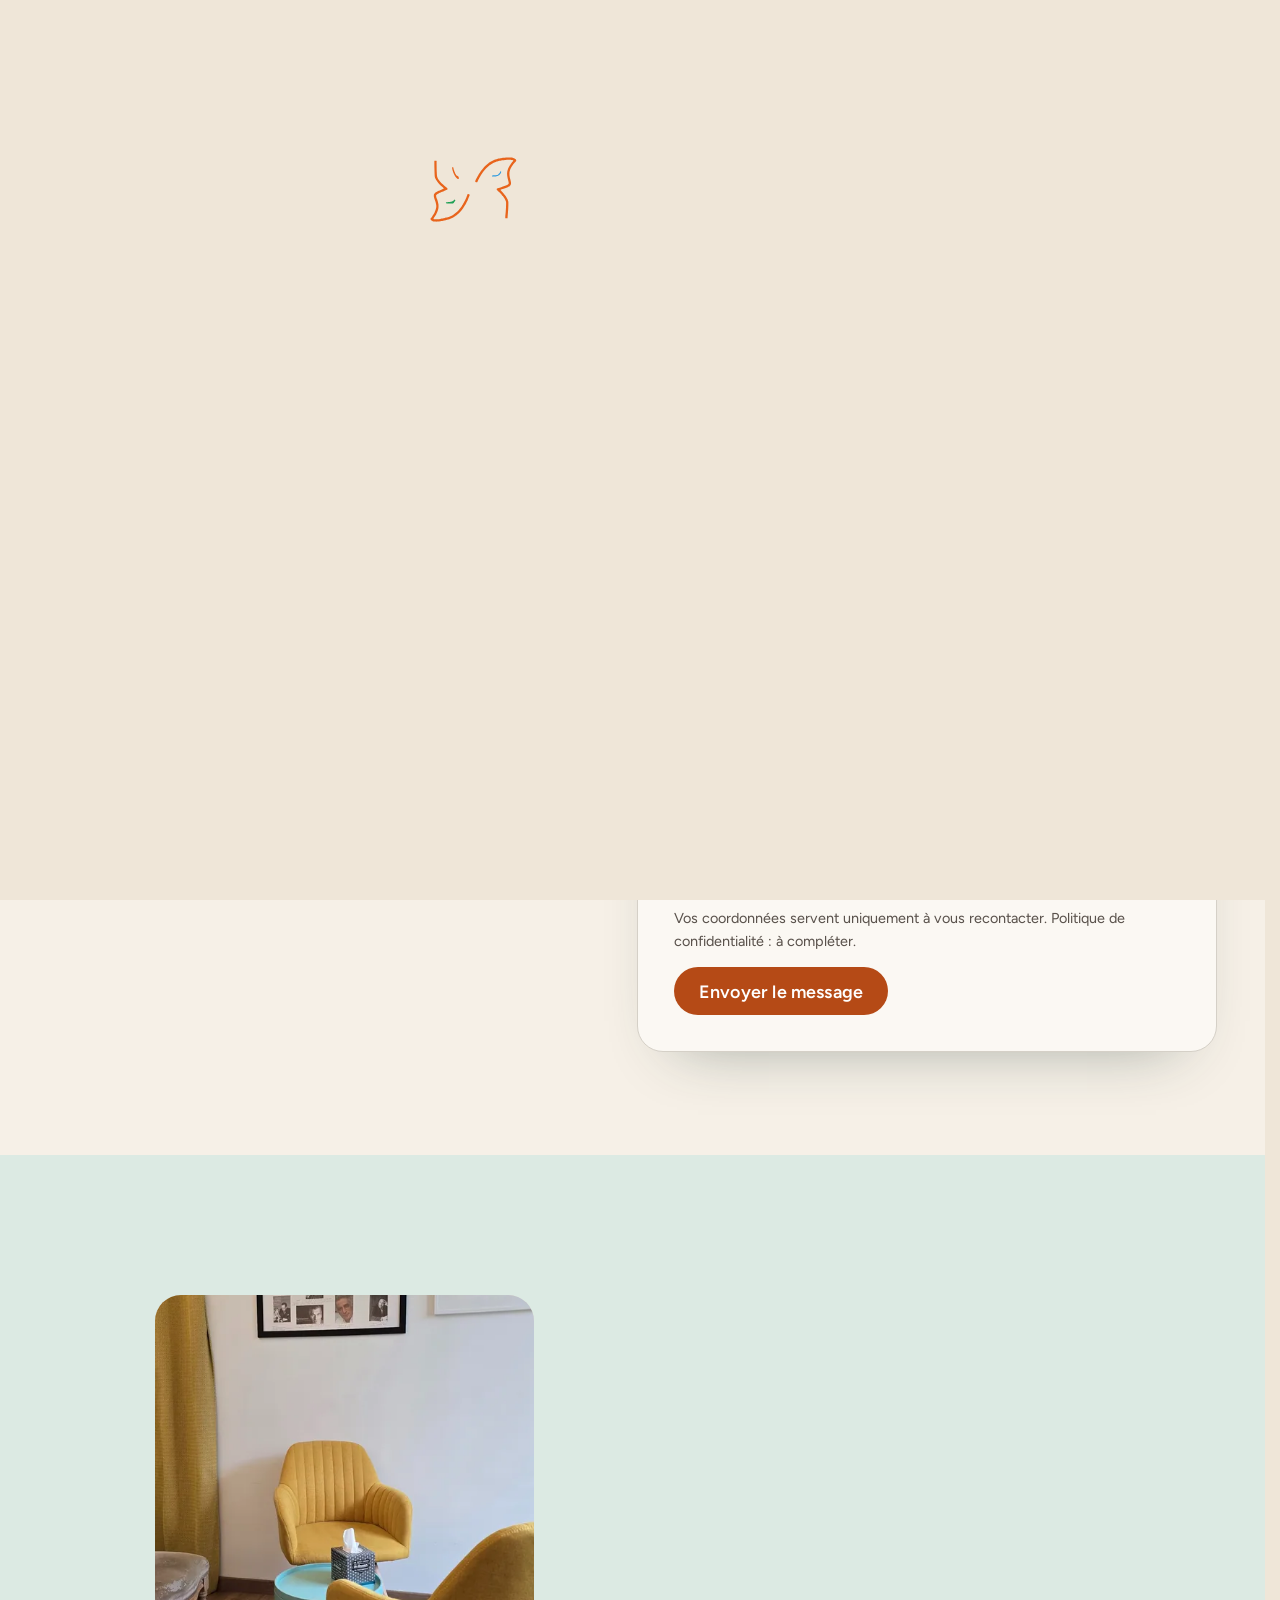
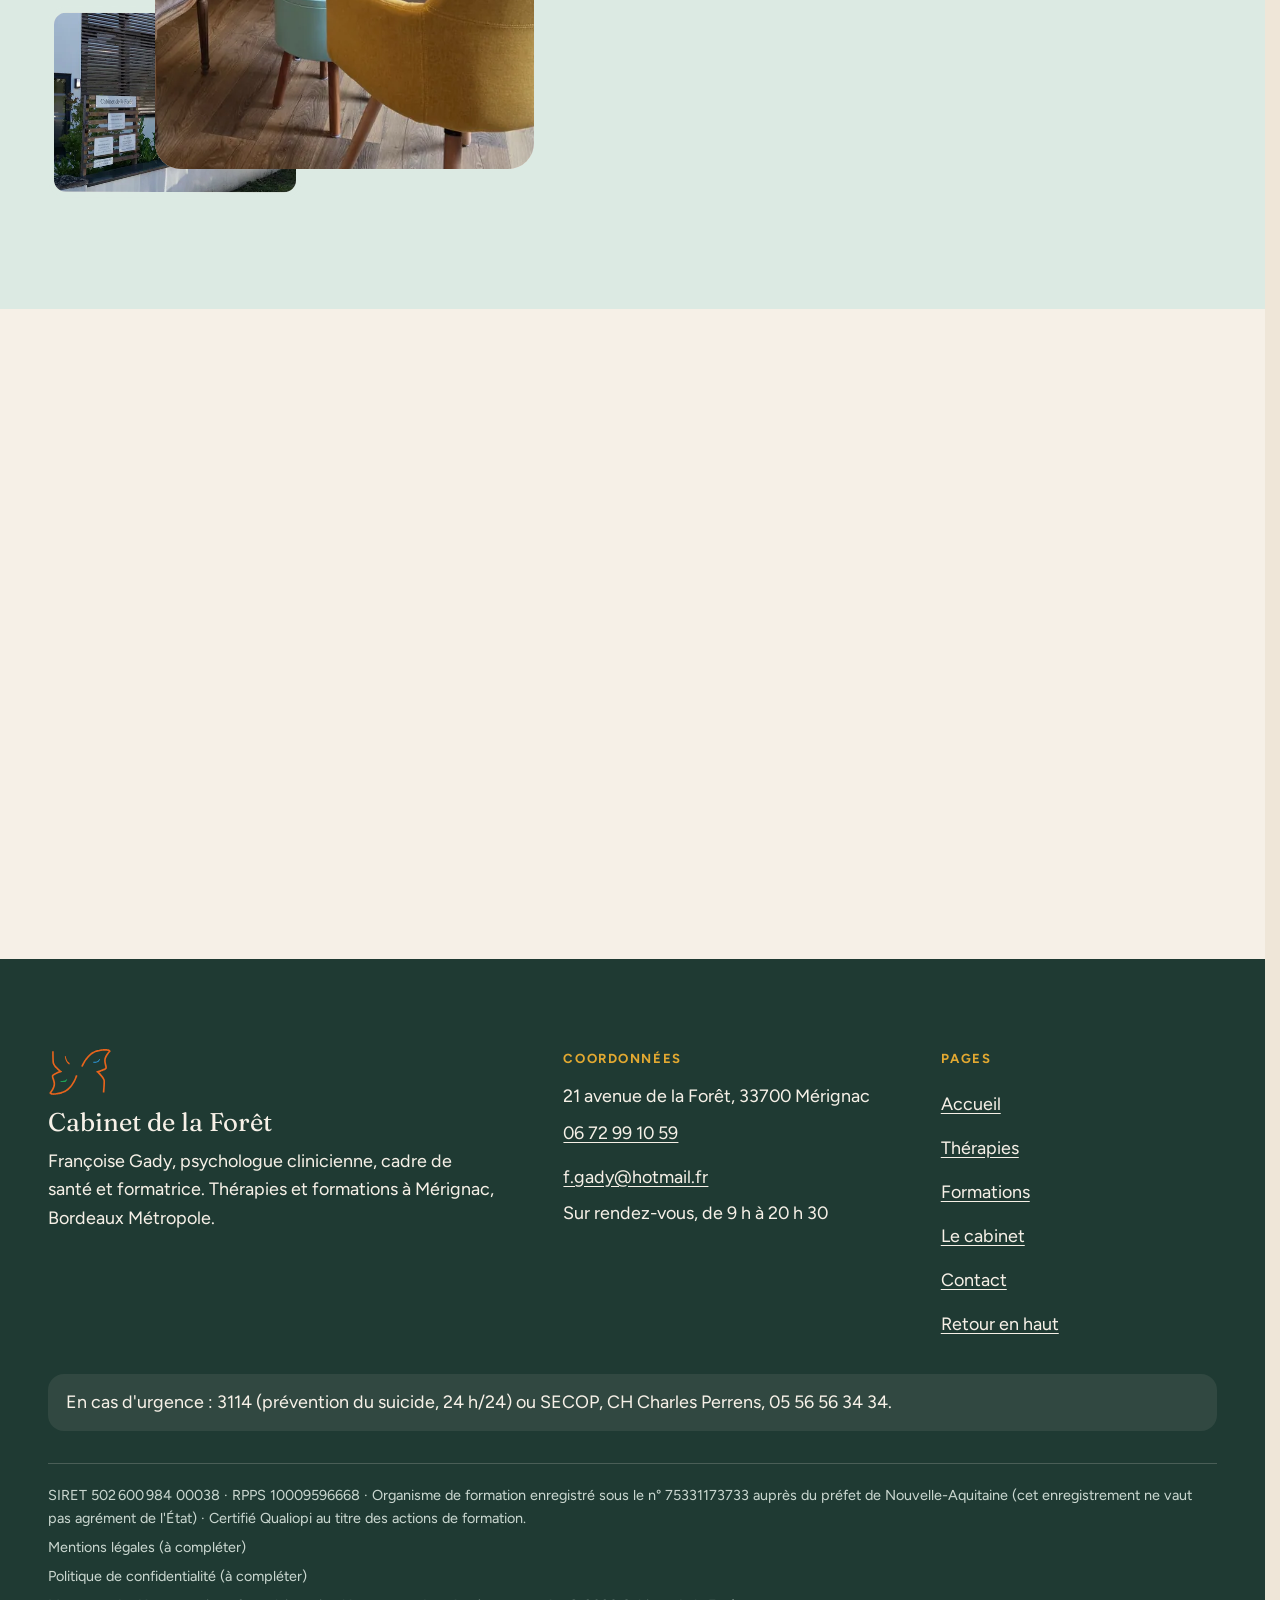
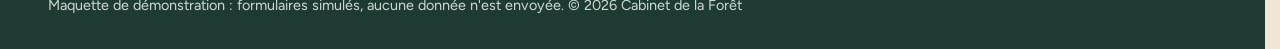
<file: contact.html>
<!doctype html>
<html lang="fr" data-v="2" data-curseur>
<head>
<meta charset="utf-8">
<meta name="viewport" content="width=device-width, initial-scale=1, viewport-fit=cover">
<title>Prendre rendez-vous · Cabinet de la Forêt, Mérignac</title>
<meta name="description" content="Prendre rendez-vous avec Françoise Gady, psychologue clinicienne, ou demander un devis de formation : téléphone, adresse et accès au Cabinet de la Forêt.">
<meta name="robots" content="noindex, nofollow">
<link rel="canonical" href="https://psychologuemerignac-maquette.vercel.app/contact">
<style>:root{--fond:#F6F0E7;--texte:#2A2522;--voile-fond:#1F3A33;--ouverture-fond:#EFE6D8;--menu-fond:#F6F0E7}:root { --entete-h: 72px; --barres-h: 0px; } html { background: var(--fond); color: var(--texte); scrollbar-gutter: stable; } body { margin: 0; background: var(--fond); } html.js:not(.secours):not([data-arrivee="retour"]) [data-anime] { opacity: 0; } html.js:not(.secours):not([data-arrivee="retour"]) [data-anime].vu { opacity: 1; } [data-voile] { position: fixed; inset: 0; z-index: 900; background: var(--voile-fond); transform: translateY(100%); visibility: hidden; pointer-events: none; } html[data-arrivee="voile"]:not(.voile-leve):not(.secours) [data-voile] { transform: none; visibility: visible; } html.secours [data-voile] { visibility: hidden !important; } .ouverture-panneau { position: fixed; inset: 0; z-index: 850; display: none; place-content: center; justify-items: center; background: var(--ouverture-fond, var(--voile-fond)); color: var(--fond); text-align: center; } html.js[data-arrivee="intro"]:not(.secours):not(.intro-finie) .ouverture-panneau { display: grid; } html.defilement-bloque, html.defilement-bloque body, html.js[data-arrivee="intro"]:not(.secours):not(.intro-finie), html.js[data-arrivee="intro"]:not(.secours):not(.intro-finie) body, html[data-arrivee="voile"]:not(.voile-leve):not(.secours), html[data-arrivee="voile"]:not(.voile-leve):not(.secours) body { overflow: hidden; } html.js[data-arrivee="intro"]:not(.secours):not(.intro-finie) { background-color: var(--ouverture-fond, var(--voile-fond)); } html[data-arrivee="voile"]:not(.voile-leve):not(.secours) { background-color: var(--voile-fond); }</style>
<script>(function () {
var d = document.documentElement, ss = null, ls = null;
try { ss = window.sessionStorage; ls = window.localStorage; } catch (e) {}
d.classList.add('js');
var nav = performance.getEntriesByType ? performance.getEntriesByType('navigation')[0] : null;
var type = nav ? nav.type : 'navigate';
var depart = null;
try { depart = JSON.parse(ss.getItem('socle:depart') || 'null'); ss.removeItem('socle:depart'); } catch (e) {}
if (depart && !(Date.now() - depart.t < 15000)) depart = null;
var mode = type === 'back_forward' ? 'retour' : type === 'reload' ? 'intro' : depart ? 'voile' : 'intro';
d.setAttribute('data-arrivee', mode);
if (mode === 'voile' && depart.couleur) d.style.setProperty('--voile-fond', depart.couleur);
if (type === 'reload' && 'scrollRestoration' in history) {
history.scrollRestoration = 'manual';
}
try {
var choisie = ls && ls.getItem('socle:langue');
var langue = (d.lang || '').slice(0, 2);
if (choisie && choisie !== langue && type === 'navigate' && !depart) {
var alt = document.querySelector('link[rel="alternate"][hreflang="' + choisie + '"]');
if (alt) location.replace(new URL(alt.href).pathname + location.search + location.hash);
}
} catch (e) {}
setTimeout(function () { if (!d.classList.contains('demarre')) d.classList.add('secours'); }, 2000);
})();</script>
<link rel="preload" href="/assets/polices/fraunces-latin-soft-normal.woff2" as="font" type="font/woff2" crossorigin>
<link rel="stylesheet" href="/assets/css/socle.css?v=2">
<link rel="stylesheet" href="/assets/css/site.css?v=2">
<link rel="modulepreload" href="/assets/js/site.js?v=2">
<link rel="modulepreload" href="/assets/js/socle/index.js?v=2">
<script src="/assets/vendor/gsap.min.js" defer></script>
<script src="/assets/vendor/ScrollTrigger.min.js" defer></script>
<script src="/assets/vendor/SplitText.min.js" defer></script>
<script type="module" src="/assets/js/site.js?v=2"></script>
<meta name="theme-color" content="#F6F0E7">
<link rel="icon" href="/assets/images/favicon.svg" type="image/svg+xml">
<link rel="apple-touch-icon" href="/assets/images/apple-touch-icon.png">
<meta property="og:type" content="website">
<meta property="og:site_name" content="Cabinet de la Forêt">
<meta property="og:locale" content="fr_FR">
<meta property="og:title" content="Prendre rendez-vous · Cabinet de la Forêt, Mérignac">
<meta property="og:description" content="Prendre rendez-vous avec Françoise Gady, psychologue clinicienne, ou demander un devis de formation : téléphone, adresse et accès au Cabinet de la Forêt.">
<meta property="og:url" content="https://psychologuemerignac-maquette.vercel.app/contact">
<meta property="og:image" content="https://psychologuemerignac-maquette.vercel.app/assets/partage/contact-fr.jpg">
<meta property="og:image:width" content="1200">
<meta property="og:image:height" content="630">
<meta property="og:image:alt" content="Contact du Cabinet de la Forêt à Mérignac">
<meta name="twitter:card" content="summary_large_image">
<script type="application/ld+json">{"@context":"https://schema.org","@type":["LocalBusiness","MedicalBusiness"],"name":"Cabinet de la Forêt — Françoise Gady, psychologue clinicienne","url":"https://psychologuemerignac-maquette.vercel.app/","telephone":"+33672991059","email":"f.gady@hotmail.fr","address":{"@type":"PostalAddress","streetAddress":"21 avenue de la Forêt","postalCode":"33700","addressLocality":"Mérignac","addressCountry":"FR"},"openingHours":"Sur rendez-vous, de 9 h à 20 h 30","founder":{"@type":"Person","name":"Françoise Gady","jobTitle":"Psychologue clinicienne, cadre de santé et formatrice"},"description":"Psychothérapies adultes, couples, enfants et adolescents, et formations pour les équipes du médico-social, à Mérignac (Bordeaux Métropole)."}</script>
</head>
<body id="haut">
<div data-voile data-forme="vague" aria-hidden="true"><svg class="voile-vague voile-vague--haut" viewBox="0 0 1440 120" preserveAspectRatio="none" aria-hidden="true"><path d="M0 120 C 240 20 480 20 720 70 S 1200 130 1440 40 V 120 H 0 Z"/></svg><svg class="voile-vague voile-vague--bas" viewBox="0 0 1440 120" preserveAspectRatio="none" aria-hidden="true"><path d="M0 0 C 240 100 480 100 720 50 S 1200 -10 1440 80 V 0 H 0 Z"/></svg><div class="voile-contenu"><svg class="papillon voile-papillon" viewBox="28 -6 440 330" aria-hidden="true" focusable="false"><g class="aile aile-g"><path class="pap-forme pap-gauche" d="M57.8 17.2C56.2 17.5 57.0 18.0 56.8 18.5C56.5 19.0 56.5 14.0 56.5 20.0C56.5 26.0 56.5 42.4 56.8 54.5C57.0 66.6 57.8 85.3 58.2 92.8C58.7 100.2 59.0 97.0 59.5 99.0C60.0 101.0 60.6 102.7 61.5 104.8C62.4 106.8 63.0 108.3 64.8 111.2C66.5 114.2 69.7 118.9 72.2 122.2C74.8 125.6 77.0 128.0 80.2 131.5C83.5 135.0 88.5 139.9 91.8 143.0C95.0 146.1 98.2 148.4 100.0 150.0C101.8 151.6 101.9 151.9 102.2 152.5C102.6 153.1 102.4 153.2 102.2 153.5C102.1 153.8 104.2 153.1 101.2 154.5C98.3 155.9 88.2 160.0 84.5 161.8C80.8 163.5 80.4 164.1 79.0 164.8C77.6 165.4 78.4 164.5 76.0 165.8C73.6 167.0 67.6 170.0 64.5 172.0C61.4 174.0 59.1 176.0 57.5 177.8C55.9 179.5 55.6 180.9 55.0 182.2C54.4 183.6 54.2 184.1 54.0 185.8C53.8 187.4 53.9 190.2 54.0 192.0C54.1 193.8 54.2 194.0 54.8 196.2C55.3 198.5 56.0 201.2 57.2 205.2C58.5 209.3 61.1 215.4 62.5 220.5C63.9 225.6 65.2 231.6 65.8 235.8C66.3 239.9 66.0 242.6 65.8 245.5C65.5 248.4 64.3 251.5 64.0 253.0C63.7 254.5 65.0 252.0 64.0 254.8C63.0 257.5 60.2 265.3 58.2 269.8C56.2 274.2 53.6 278.8 52.0 281.5C50.4 284.2 49.6 284.5 48.5 286.2C47.4 288.0 47.0 289.2 45.2 291.8C43.5 294.3 39.0 299.6 37.8 301.5C36.5 303.4 37.4 302.8 37.5 303.2C37.6 303.8 38.0 303.9 38.2 304.5C38.5 305.1 38.1 306.0 38.8 307.0C39.4 308.0 40.6 309.6 42.2 310.8C43.9 311.9 46.5 313.2 48.5 314.0C50.5 314.8 52.4 315.1 54.2 315.5C56.1 315.9 56.8 316.1 59.8 316.2C62.7 316.4 67.2 316.5 71.8 316.2C76.3 316.0 84.5 314.9 87.2 314.5C90.0 314.1 86.2 314.4 88.2 314.0C90.2 313.6 93.2 313.5 99.2 312.2C105.2 311.0 119.3 307.6 124.2 306.2C129.2 304.9 127.3 304.8 128.8 304.2C130.2 303.8 130.6 304.1 133.0 303.2C135.4 302.4 141.3 299.9 143.2 299.0C145.2 298.1 143.5 298.5 144.5 298.0C145.5 297.5 147.0 297.1 149.0 296.0C151.0 294.9 154.9 292.3 156.5 291.2C158.1 290.2 158.0 289.8 158.5 289.5C159.0 289.2 158.9 289.8 159.2 289.5C159.6 289.2 159.7 288.6 160.5 288.0C161.3 287.4 162.2 287.3 164.0 286.0C165.8 284.7 168.2 282.8 171.0 280.2C173.8 277.8 177.3 274.6 180.8 271.0C184.2 267.4 188.6 262.2 191.5 258.8C194.4 255.3 195.7 253.6 198.0 250.2C200.3 246.9 203.6 241.0 205.2 238.5C206.9 236.0 207.0 236.5 207.8 235.2C208.5 234.0 209.6 232.0 210.0 231.2C210.4 230.5 209.5 231.4 210.0 230.5C210.5 229.6 212.3 227.3 213.0 226.0C213.7 224.7 213.6 223.8 214.2 222.5C214.9 221.2 216.5 219.0 217.0 218.0C217.5 217.0 216.7 217.9 217.2 216.8C217.8 215.6 219.1 214.0 220.2 211.2C221.4 208.5 223.3 202.8 224.2 200.5C225.2 198.2 225.5 198.6 226.0 197.2C226.5 195.9 227.0 193.5 227.5 192.2C228.0 191.0 228.3 191.2 228.8 190.0C229.2 188.8 230.0 186.0 230.0 184.8C230.0 183.5 229.2 183.0 228.5 182.5C227.8 182.0 226.8 181.8 225.5 181.5C224.2 181.2 221.8 180.7 220.8 180.8C219.8 180.8 220.8 178.8 219.5 181.8C218.2 184.8 215.5 193.3 213.2 198.8C211.0 204.2 208.9 209.0 206.2 214.2C203.6 219.5 199.5 226.5 197.5 230.0C195.5 233.5 195.1 234.0 194.2 235.2C193.4 236.5 192.9 236.6 192.5 237.2C192.1 237.9 192.9 237.5 191.8 239.2C190.6 241.0 188.4 244.3 185.5 248.0C182.6 251.7 178.4 257.1 174.5 261.2C170.6 265.4 166.1 269.5 162.0 273.0C157.9 276.5 153.7 279.7 149.8 282.2C145.8 284.8 142.2 286.7 138.5 288.5C134.8 290.3 130.8 292.1 127.5 293.2C124.2 294.4 120.4 295.0 118.8 295.5C117.1 296.0 119.3 295.8 117.5 296.2C115.7 296.7 110.5 297.6 107.8 298.2C105.0 298.9 104.5 299.4 100.8 300.2C97.0 301.1 89.6 302.5 85.0 303.2C80.4 304.0 77.7 304.3 73.2 304.5C68.8 304.7 61.6 304.7 58.2 304.5C54.9 304.3 54.0 303.6 53.0 303.2C52.0 302.9 52.5 303.0 52.5 302.5C52.5 302.0 51.2 303.1 52.8 300.5C54.3 297.9 59.8 290.3 62.0 286.8C64.2 283.2 65.4 281.0 66.2 279.2C67.1 277.5 66.6 277.7 67.2 276.2C67.9 274.8 69.0 274.0 70.2 270.8C71.5 267.5 73.9 260.9 75.0 257.0C76.1 253.1 76.5 251.4 76.8 247.2C77.0 243.1 77.2 237.0 76.8 232.2C76.2 227.5 75.0 223.1 73.8 218.5C72.5 213.9 70.3 207.6 69.2 204.5C68.2 201.4 67.9 202.2 67.2 199.8C66.6 197.3 65.6 192.0 65.2 190.0C64.9 188.0 65.1 188.5 65.2 187.8C65.4 187.0 65.3 186.4 66.0 185.5C66.7 184.6 67.3 183.9 69.5 182.5C71.7 181.1 77.4 178.3 79.2 177.2C81.1 176.2 78.2 177.2 80.8 176.0C83.3 174.8 91.3 171.1 94.5 169.8C97.7 168.4 98.0 168.6 100.0 167.8C102.0 166.9 102.8 166.0 106.5 164.5C110.2 163.0 119.1 160.0 122.0 158.8C124.9 157.5 123.6 157.7 124.0 157.2C124.4 156.8 124.2 156.7 124.2 156.2C124.2 155.8 125.9 156.2 124.0 154.5C122.1 152.8 117.3 149.8 113.0 146.2C108.7 142.7 102.5 137.4 98.0 133.2C93.5 129.1 89.7 125.1 86.2 121.2C82.8 117.4 79.8 113.6 77.5 110.2C75.2 106.9 73.5 103.7 72.2 101.0C71.0 98.3 70.6 98.3 70.0 94.0C69.4 89.7 68.9 86.2 68.5 75.2C68.1 64.3 67.6 37.7 67.5 28.5C67.4 19.3 68.0 21.9 67.8 20.0C67.5 18.1 67.9 17.7 66.2 17.2C64.6 16.8 59.3 17.0 57.8 17.2Z" fill="var(--pap-orange, #E8641C)"/><path class="pap-forme pap-petit" d="M146.0 48.8C145.4 48.9 145.3 49.2 145.0 49.8C144.7 50.3 144.4 50.9 144.2 52.0C144.1 53.1 144.1 55.4 144.2 56.5C144.4 57.6 144.8 57.8 145.0 58.8C145.2 59.7 144.3 58.8 145.2 62.0C146.2 65.2 148.8 73.2 150.5 77.8C152.2 82.2 154.1 86.0 155.8 89.0C157.4 92.0 158.1 92.9 160.2 95.5C162.4 98.1 166.7 102.6 168.8 104.5C170.8 106.4 171.6 106.7 172.8 107.0C173.9 107.3 174.8 107.1 175.5 106.5C176.2 105.9 176.7 105.0 176.8 103.5C176.8 102.0 176.5 99.1 176.0 97.8C175.5 96.4 174.9 96.1 174.0 95.2C173.1 94.4 171.8 93.3 170.5 92.5C169.2 91.7 167.5 91.0 166.5 90.2C165.5 89.5 165.1 89.0 164.2 88.0C163.4 87.0 162.5 85.6 161.5 84.0C160.5 82.4 159.3 80.3 158.5 78.5C157.7 76.7 157.1 74.4 156.5 73.0C155.9 71.6 155.5 71.6 155.0 70.2C154.5 68.9 153.9 66.0 153.5 64.8C153.1 63.5 153.2 65.4 152.5 63.0C151.8 60.6 150.2 52.9 149.5 50.5C148.8 48.1 149.1 49.0 148.5 48.8C147.9 48.5 146.6 48.6 146.0 48.8Z" fill="var(--pap-orange, #E8641C)"/><path class="pap-forme pap-vert" d="M159.5 210.0C159.3 209.4 158.7 208.8 158.0 208.5C157.3 208.2 156.9 207.5 155.5 208.5C154.1 209.5 151.5 212.8 149.5 214.2C147.5 215.7 146.7 216.0 143.8 217.0C140.8 218.0 134.9 219.5 132.0 220.0C129.1 220.5 128.3 220.0 126.5 220.2C124.7 220.5 122.6 221.1 121.0 221.2C119.4 221.4 118.0 221.1 116.8 221.2C115.5 221.4 114.3 222.0 113.8 222.2C113.2 222.5 113.3 222.4 113.2 222.8C113.2 223.1 112.9 223.6 113.2 224.2C113.6 224.9 114.6 226.0 115.5 226.5C116.4 227.0 113.8 227.1 118.8 227.2C123.7 227.4 140.2 227.5 145.0 227.5C149.8 227.5 147.0 227.2 147.8 227.0C148.5 226.8 149.1 226.7 149.8 226.2C150.4 225.8 150.4 225.9 151.5 224.5C152.6 223.1 155.0 219.8 156.2 217.8C157.5 215.7 158.7 213.3 159.2 212.0C159.8 210.7 159.7 210.6 159.5 210.0Z" fill="var(--pap-vert, #1FA055)"/></g><g class="aile aile-d"><path class="pap-forme pap-droite" d="M431.8 1.5C428.0 1.4 415.2 1.4 410.8 1.5C406.2 1.6 406.5 2.1 404.8 2.2C403.0 2.4 401.6 2.1 400.5 2.2C399.4 2.4 399.6 2.8 398.2 3.0C396.9 3.2 393.8 3.1 392.5 3.2C391.2 3.4 391.6 3.8 390.2 4.0C388.9 4.2 385.8 4.3 384.5 4.5C383.2 4.7 385.5 4.8 382.8 5.2C380.0 5.8 372.7 6.5 368.2 7.5C363.8 8.5 358.8 10.7 356.2 11.5C353.7 12.3 356.0 10.8 352.8 12.2C349.5 13.7 339.7 18.5 336.8 20.0C333.8 21.5 336.0 20.9 335.0 21.5C334.0 22.1 333.7 21.8 330.8 23.8C327.8 25.7 321.6 30.0 317.5 33.2C313.4 36.5 309.8 40.1 306.2 43.5C302.8 46.9 299.5 50.4 296.5 53.8C293.5 57.1 291.7 59.1 288.2 63.8C284.8 68.4 277.9 78.5 275.8 81.8C273.6 85.0 275.6 82.8 275.2 83.2C274.9 83.8 274.4 83.7 273.8 84.8C273.1 85.8 272.5 87.7 271.5 89.5C270.5 91.3 268.8 93.6 267.8 95.5C266.7 97.4 266.0 99.5 265.2 101.0C264.5 102.5 264.3 101.8 263.0 104.5C261.7 107.2 258.2 115.1 257.2 117.5C256.3 119.9 257.0 118.4 257.2 119.0C257.5 119.6 257.6 120.5 258.8 121.2C259.9 122.0 262.9 123.0 264.2 123.2C265.6 123.5 266.0 123.0 266.8 122.5C267.5 122.0 267.5 122.0 268.5 120.0C269.5 118.0 271.4 112.7 272.5 110.5C273.6 108.3 274.2 108.2 275.0 106.8C275.8 105.3 276.0 104.0 277.2 101.8C278.5 99.5 279.9 96.8 282.2 93.0C284.6 89.2 288.3 83.3 291.5 78.8C294.7 74.2 298.4 69.3 301.5 65.5C304.6 61.7 307.0 59.1 310.2 55.8C313.5 52.4 317.4 48.5 321.0 45.2C324.6 42.0 327.5 39.5 332.0 36.5C336.5 33.5 343.0 29.5 347.8 27.0C352.5 24.5 356.8 23.0 360.2 21.8C363.7 20.5 364.4 20.2 368.5 19.2C372.6 18.3 380.7 16.7 384.8 16.0C388.8 15.3 391.2 15.5 393.0 15.2C394.8 15.0 392.8 14.8 395.5 14.5C398.2 14.2 406.3 13.8 409.2 13.5C412.2 13.2 409.8 12.9 413.2 12.8C416.8 12.6 427.0 12.6 430.2 12.8C433.5 12.9 431.6 13.3 432.8 13.5C433.9 13.7 435.7 13.5 437.2 13.8C438.8 14.0 440.9 14.6 442.0 15.0C443.1 15.4 443.4 15.6 443.8 16.0C444.1 16.4 445.2 15.7 444.0 17.5C442.8 19.3 438.0 24.4 436.2 26.8C434.5 29.1 433.9 30.6 433.2 31.5C432.6 32.4 434.2 29.3 432.5 32.0C430.8 34.7 424.9 44.0 422.8 47.8C420.6 51.5 420.7 51.4 419.5 54.5C418.3 57.6 416.4 63.0 415.5 66.5C414.6 70.0 414.3 72.8 414.0 75.8C413.7 78.8 413.5 80.8 413.8 84.5C414.0 88.2 414.3 92.0 415.5 98.2C416.7 104.5 420.0 116.6 421.0 121.8C422.0 126.9 421.3 127.6 421.2 129.2C421.2 130.9 421.4 130.8 420.5 131.8C419.6 132.7 418.0 133.8 415.8 135.0C413.5 136.2 413.6 136.6 407.2 139.0C400.9 141.4 385.3 147.0 377.8 149.5C370.2 152.0 364.7 153.1 361.8 154.0C358.8 154.9 360.5 154.7 360.2 155.0C360.0 155.3 360.3 155.8 360.2 156.0C360.2 156.2 359.8 156.2 359.8 156.5C359.7 156.8 359.5 157.1 360.0 157.8C360.5 158.4 361.5 159.3 362.5 160.2C363.5 161.2 363.8 161.0 366.2 163.2C368.7 165.5 373.5 169.9 377.2 173.8C381.0 177.6 386.0 183.4 388.5 186.2C391.0 189.1 391.2 190.0 392.0 191.0C392.8 192.0 391.8 189.8 393.5 192.2C395.2 194.7 400.2 201.7 402.5 205.8C404.8 209.8 406.5 213.7 407.5 216.5C408.5 219.3 408.6 218.2 408.8 222.5C408.9 226.8 408.8 234.4 408.5 242.0C408.2 249.6 407.5 260.7 407.0 268.0C406.5 275.3 405.6 281.0 405.2 286.0C404.9 291.0 404.6 295.8 404.8 298.0C404.9 300.2 404.6 299.2 406.2 299.5C407.9 299.8 413.0 300.0 414.5 300.0C416.0 300.0 415.2 300.0 415.5 299.2C415.8 298.5 415.6 304.2 416.2 295.8C416.9 287.3 418.9 259.0 419.5 248.8C420.1 238.5 419.9 238.9 420.0 234.2C420.1 229.6 420.1 223.8 420.0 221.0C419.9 218.2 420.0 219.7 419.5 217.8C419.0 215.8 417.7 211.5 417.0 209.5C416.3 207.5 416.8 208.4 415.2 205.5C413.7 202.6 410.0 196.0 407.5 192.2C405.0 188.5 401.6 185.0 400.2 183.2C398.9 181.5 400.5 183.0 399.5 181.8C398.5 180.5 397.5 179.1 394.5 175.8C391.5 172.4 383.5 164.0 381.2 161.5C379.0 159.0 380.8 161.2 381.2 160.8C381.8 160.3 382.5 159.7 384.2 159.0C386.0 158.3 390.0 157.0 391.5 156.5C393.0 156.0 390.9 157.1 393.5 156.2C396.1 155.4 404.4 152.4 407.2 151.2C410.1 150.1 408.8 150.2 410.5 149.5C412.2 148.8 415.2 147.9 417.2 147.0C419.2 146.1 421.5 144.5 422.5 144.0C423.5 143.5 422.7 144.3 423.2 144.0C423.8 143.7 425.0 143.0 426.0 142.2C427.0 141.5 428.1 140.3 429.0 139.2C429.9 138.2 430.7 137.0 431.2 136.0C431.8 135.0 432.0 134.6 432.2 133.2C432.5 131.9 433.0 130.0 433.0 127.8C433.0 125.5 433.2 124.8 432.2 120.0C431.3 115.2 428.2 104.0 427.2 99.2C426.2 94.5 426.5 93.4 426.2 91.8C426.0 90.1 425.6 92.5 425.5 89.5C425.4 86.5 425.1 77.9 425.5 73.8C425.9 69.6 427.1 66.9 427.8 64.8C428.4 62.6 428.0 63.5 429.2 60.8C430.5 58.0 432.8 52.8 435.2 48.5C437.8 44.2 440.4 40.0 444.2 35.0C448.1 30.0 455.9 21.8 458.2 18.8C460.6 15.7 458.5 17.4 458.5 16.5C458.5 15.6 458.4 14.5 458.0 13.5C457.6 12.5 457.1 11.7 456.0 10.5C454.9 9.3 452.8 7.5 451.2 6.5C449.8 5.5 448.7 5.1 447.0 4.5C445.3 3.9 443.5 3.2 441.2 2.8C439.0 2.3 434.8 2.2 433.2 2.0C431.7 1.8 435.5 1.6 431.8 1.5Z" fill="var(--pap-orange, #E8641C)"/><path class="pap-forme pap-bleu" d="M384.0 70.0C383.8 69.6 383.6 69.0 383.0 69.0C382.4 69.0 381.2 68.7 380.5 69.8C379.8 70.8 380.2 73.0 378.5 75.5C376.8 78.0 371.8 82.8 370.0 84.5C368.2 86.2 368.8 85.3 368.0 85.8C367.2 86.2 365.8 86.8 365.0 87.0C364.2 87.2 364.3 86.8 363.5 87.0C362.7 87.2 362.2 87.7 360.2 88.0C358.2 88.3 354.5 88.8 351.5 89.0C348.5 89.2 344.2 89.0 342.2 89.2C340.3 89.5 340.2 90.1 339.8 90.5C339.2 90.9 339.3 91.1 339.2 91.5C339.2 91.9 339.1 92.5 339.5 93.0C339.9 93.5 338.6 94.5 341.5 94.8C344.4 95.0 353.8 94.9 357.0 94.8C360.2 94.6 359.6 93.9 360.5 93.8C361.4 93.6 360.7 94.4 362.5 93.8C364.3 93.1 368.9 91.2 371.2 90.0C373.6 88.8 374.9 88.1 376.8 86.2C378.6 84.4 381.2 80.8 382.5 78.8C383.8 76.8 384.2 75.5 384.5 74.2C384.8 73.0 384.6 72.0 384.5 71.2C384.4 70.5 384.2 70.4 384.0 70.0Z" fill="var(--pap-bleu, #2E9BE0)"/></g></svg><span data-voile-libelle>Contact</span></div></div>
<div class="ouverture-panneau" data-ouverture aria-hidden="true">
  <svg class="papillon ouverture-papillon" viewBox="28 -6 440 330" aria-hidden="true" focusable="false" data-ouverture-objet><defs><mask id="pap-intro-gauche" maskUnits="userSpaceOnUse" x="0" y="-30" width="500" height="380"><path class="pap-trace" data-trait="gauche" d="M62.5 21.5C62.5 30.7 62.0 63.4 62.5 76.5C63.0 89.6 63.2 93.0 65.5 100.0C67.8 107.0 69.8 110.6 76.5 118.5C83.2 126.4 100.2 141.5 105.5 147.5C110.8 153.5 108.1 152.6 108.0 154.5C107.9 156.4 110.4 156.1 105.0 159.0C99.6 161.9 82.1 168.8 75.5 172.0C68.9 175.2 68.0 176.1 65.5 178.0C63.0 179.9 61.4 180.8 60.5 183.5C59.6 186.2 58.5 187.5 60.0 194.5C61.5 201.5 67.7 216.9 69.5 225.5C71.3 234.1 71.1 240.8 71.0 246.0C70.9 251.2 70.3 252.1 69.0 256.5C67.7 260.9 66.5 265.7 63.0 272.5C59.5 279.3 50.8 292.4 48.0 297.5C45.2 302.6 46.5 301.4 46.5 303.0C46.5 304.6 46.5 305.9 48.0 307.0C49.5 308.1 51.2 309.0 55.5 309.5C59.8 310.0 66.9 310.5 74.0 310.0C81.1 309.5 88.2 308.7 98.0 306.5C107.8 304.3 123.9 300.2 133.0 297.0C142.1 293.8 146.1 291.2 152.5 287.0C158.9 282.8 164.5 279.0 171.5 272.0C178.5 265.0 187.3 255.4 194.5 245.0C201.7 234.6 209.8 219.0 214.5 209.5C219.2 200.0 221.7 192.2 223.0 188.0C224.3 183.8 222.6 185.1 222.5 184.5" pathLength="1" fill="none" stroke="#fff" stroke-width="26" stroke-linecap="round" stroke-linejoin="round"/></mask><mask id="pap-intro-petit" maskUnits="userSpaceOnUse" x="0" y="-30" width="500" height="380"><path class="pap-trace" data-trait="petit" d="M147.0 50.5C147.2 52.1 146.3 54.4 148.0 60.0C149.7 65.6 154.7 78.8 157.0 84.0C159.3 89.2 159.2 88.3 162.0 91.5C164.8 94.7 171.6 101.1 173.5 103.0" pathLength="1" fill="none" stroke="#fff" stroke-width="22" stroke-linecap="round" stroke-linejoin="round"/></mask><mask id="pap-intro-vert" maskUnits="userSpaceOnUse" x="0" y="-30" width="500" height="380"><path class="pap-trace" data-trait="vert" d="M114.0 223.0C116.8 223.2 126.1 224.1 131.0 224.0C135.9 223.9 140.5 223.2 143.5 222.5C146.5 221.8 146.8 221.6 149.0 219.5C151.2 217.4 155.2 211.6 156.5 210.0" pathLength="1" fill="none" stroke="#fff" stroke-width="18" stroke-linecap="round" stroke-linejoin="round"/></mask><mask id="pap-intro-droite" maskUnits="userSpaceOnUse" x="0" y="-30" width="500" height="380"><path class="pap-trace" data-trait="droite" d="M262.0 117.5C262.3 117.2 260.8 121.7 264.0 116.0C267.2 110.3 274.9 93.2 281.0 83.5C287.1 73.8 293.8 65.2 300.5 57.5C307.2 49.8 314.0 43.2 321.0 37.5C328.0 31.8 336.5 26.5 342.5 23.0C348.5 19.5 351.9 18.3 357.0 16.5C362.1 14.7 364.3 13.6 373.0 12.0C381.7 10.4 398.5 7.8 409.0 7.0C419.5 6.2 429.5 6.7 436.0 7.5C442.5 8.3 445.8 10.4 448.0 12.0C450.2 13.6 449.1 15.3 449.0 17.0C448.9 18.7 449.5 19.0 447.5 22.0C445.5 25.0 440.2 30.4 437.0 35.0C433.8 39.6 430.8 43.5 428.0 49.5C425.2 55.5 421.3 63.8 420.0 71.0C418.7 78.2 418.9 84.4 420.0 93.0C421.1 101.6 425.7 115.6 426.5 122.5C427.3 129.4 426.1 131.8 425.0 134.5C423.9 137.2 422.2 137.6 420.0 139.0C417.8 140.4 418.7 140.5 412.0 143.0C405.3 145.5 386.2 151.4 380.0 154.0C373.8 156.6 375.3 156.4 375.0 158.5C374.7 160.6 375.2 162.7 378.0 166.5C380.8 170.3 387.7 176.3 392.0 181.5C396.3 186.7 400.5 191.8 404.0 197.5C407.5 203.2 411.3 209.2 413.0 216.0C414.7 222.8 414.4 225.0 414.0 238.0C413.6 251.0 411.1 284.7 410.5 294.0" pathLength="1" fill="none" stroke="#fff" stroke-width="26" stroke-linecap="round" stroke-linejoin="round"/></mask><mask id="pap-intro-bleu" maskUnits="userSpaceOnUse" x="0" y="-30" width="500" height="380"><path class="pap-trace" data-trait="bleu" d="M341.0 91.5C343.3 91.5 350.5 92.0 355.0 91.5C359.5 91.0 364.3 90.2 368.0 88.5C371.7 86.8 374.8 83.8 377.0 81.5C379.2 79.2 380.7 76.2 381.5 74.5C382.3 72.8 381.9 71.6 382.0 71.0" pathLength="1" fill="none" stroke="#fff" stroke-width="18" stroke-linecap="round" stroke-linejoin="round"/></mask></defs><g class="aile aile-g"><path class="pap-forme pap-gauche" d="M57.8 17.2C56.2 17.5 57.0 18.0 56.8 18.5C56.5 19.0 56.5 14.0 56.5 20.0C56.5 26.0 56.5 42.4 56.8 54.5C57.0 66.6 57.8 85.3 58.2 92.8C58.7 100.2 59.0 97.0 59.5 99.0C60.0 101.0 60.6 102.7 61.5 104.8C62.4 106.8 63.0 108.3 64.8 111.2C66.5 114.2 69.7 118.9 72.2 122.2C74.8 125.6 77.0 128.0 80.2 131.5C83.5 135.0 88.5 139.9 91.8 143.0C95.0 146.1 98.2 148.4 100.0 150.0C101.8 151.6 101.9 151.9 102.2 152.5C102.6 153.1 102.4 153.2 102.2 153.5C102.1 153.8 104.2 153.1 101.2 154.5C98.3 155.9 88.2 160.0 84.5 161.8C80.8 163.5 80.4 164.1 79.0 164.8C77.6 165.4 78.4 164.5 76.0 165.8C73.6 167.0 67.6 170.0 64.5 172.0C61.4 174.0 59.1 176.0 57.5 177.8C55.9 179.5 55.6 180.9 55.0 182.2C54.4 183.6 54.2 184.1 54.0 185.8C53.8 187.4 53.9 190.2 54.0 192.0C54.1 193.8 54.2 194.0 54.8 196.2C55.3 198.5 56.0 201.2 57.2 205.2C58.5 209.3 61.1 215.4 62.5 220.5C63.9 225.6 65.2 231.6 65.8 235.8C66.3 239.9 66.0 242.6 65.8 245.5C65.5 248.4 64.3 251.5 64.0 253.0C63.7 254.5 65.0 252.0 64.0 254.8C63.0 257.5 60.2 265.3 58.2 269.8C56.2 274.2 53.6 278.8 52.0 281.5C50.4 284.2 49.6 284.5 48.5 286.2C47.4 288.0 47.0 289.2 45.2 291.8C43.5 294.3 39.0 299.6 37.8 301.5C36.5 303.4 37.4 302.8 37.5 303.2C37.6 303.8 38.0 303.9 38.2 304.5C38.5 305.1 38.1 306.0 38.8 307.0C39.4 308.0 40.6 309.6 42.2 310.8C43.9 311.9 46.5 313.2 48.5 314.0C50.5 314.8 52.4 315.1 54.2 315.5C56.1 315.9 56.8 316.1 59.8 316.2C62.7 316.4 67.2 316.5 71.8 316.2C76.3 316.0 84.5 314.9 87.2 314.5C90.0 314.1 86.2 314.4 88.2 314.0C90.2 313.6 93.2 313.5 99.2 312.2C105.2 311.0 119.3 307.6 124.2 306.2C129.2 304.9 127.3 304.8 128.8 304.2C130.2 303.8 130.6 304.1 133.0 303.2C135.4 302.4 141.3 299.9 143.2 299.0C145.2 298.1 143.5 298.5 144.5 298.0C145.5 297.5 147.0 297.1 149.0 296.0C151.0 294.9 154.9 292.3 156.5 291.2C158.1 290.2 158.0 289.8 158.5 289.5C159.0 289.2 158.9 289.8 159.2 289.5C159.6 289.2 159.7 288.6 160.5 288.0C161.3 287.4 162.2 287.3 164.0 286.0C165.8 284.7 168.2 282.8 171.0 280.2C173.8 277.8 177.3 274.6 180.8 271.0C184.2 267.4 188.6 262.2 191.5 258.8C194.4 255.3 195.7 253.6 198.0 250.2C200.3 246.9 203.6 241.0 205.2 238.5C206.9 236.0 207.0 236.5 207.8 235.2C208.5 234.0 209.6 232.0 210.0 231.2C210.4 230.5 209.5 231.4 210.0 230.5C210.5 229.6 212.3 227.3 213.0 226.0C213.7 224.7 213.6 223.8 214.2 222.5C214.9 221.2 216.5 219.0 217.0 218.0C217.5 217.0 216.7 217.9 217.2 216.8C217.8 215.6 219.1 214.0 220.2 211.2C221.4 208.5 223.3 202.8 224.2 200.5C225.2 198.2 225.5 198.6 226.0 197.2C226.5 195.9 227.0 193.5 227.5 192.2C228.0 191.0 228.3 191.2 228.8 190.0C229.2 188.8 230.0 186.0 230.0 184.8C230.0 183.5 229.2 183.0 228.5 182.5C227.8 182.0 226.8 181.8 225.5 181.5C224.2 181.2 221.8 180.7 220.8 180.8C219.8 180.8 220.8 178.8 219.5 181.8C218.2 184.8 215.5 193.3 213.2 198.8C211.0 204.2 208.9 209.0 206.2 214.2C203.6 219.5 199.5 226.5 197.5 230.0C195.5 233.5 195.1 234.0 194.2 235.2C193.4 236.5 192.9 236.6 192.5 237.2C192.1 237.9 192.9 237.5 191.8 239.2C190.6 241.0 188.4 244.3 185.5 248.0C182.6 251.7 178.4 257.1 174.5 261.2C170.6 265.4 166.1 269.5 162.0 273.0C157.9 276.5 153.7 279.7 149.8 282.2C145.8 284.8 142.2 286.7 138.5 288.5C134.8 290.3 130.8 292.1 127.5 293.2C124.2 294.4 120.4 295.0 118.8 295.5C117.1 296.0 119.3 295.8 117.5 296.2C115.7 296.7 110.5 297.6 107.8 298.2C105.0 298.9 104.5 299.4 100.8 300.2C97.0 301.1 89.6 302.5 85.0 303.2C80.4 304.0 77.7 304.3 73.2 304.5C68.8 304.7 61.6 304.7 58.2 304.5C54.9 304.3 54.0 303.6 53.0 303.2C52.0 302.9 52.5 303.0 52.5 302.5C52.5 302.0 51.2 303.1 52.8 300.5C54.3 297.9 59.8 290.3 62.0 286.8C64.2 283.2 65.4 281.0 66.2 279.2C67.1 277.5 66.6 277.7 67.2 276.2C67.9 274.8 69.0 274.0 70.2 270.8C71.5 267.5 73.9 260.9 75.0 257.0C76.1 253.1 76.5 251.4 76.8 247.2C77.0 243.1 77.2 237.0 76.8 232.2C76.2 227.5 75.0 223.1 73.8 218.5C72.5 213.9 70.3 207.6 69.2 204.5C68.2 201.4 67.9 202.2 67.2 199.8C66.6 197.3 65.6 192.0 65.2 190.0C64.9 188.0 65.1 188.5 65.2 187.8C65.4 187.0 65.3 186.4 66.0 185.5C66.7 184.6 67.3 183.9 69.5 182.5C71.7 181.1 77.4 178.3 79.2 177.2C81.1 176.2 78.2 177.2 80.8 176.0C83.3 174.8 91.3 171.1 94.5 169.8C97.7 168.4 98.0 168.6 100.0 167.8C102.0 166.9 102.8 166.0 106.5 164.5C110.2 163.0 119.1 160.0 122.0 158.8C124.9 157.5 123.6 157.7 124.0 157.2C124.4 156.8 124.2 156.7 124.2 156.2C124.2 155.8 125.9 156.2 124.0 154.5C122.1 152.8 117.3 149.8 113.0 146.2C108.7 142.7 102.5 137.4 98.0 133.2C93.5 129.1 89.7 125.1 86.2 121.2C82.8 117.4 79.8 113.6 77.5 110.2C75.2 106.9 73.5 103.7 72.2 101.0C71.0 98.3 70.6 98.3 70.0 94.0C69.4 89.7 68.9 86.2 68.5 75.2C68.1 64.3 67.6 37.7 67.5 28.5C67.4 19.3 68.0 21.9 67.8 20.0C67.5 18.1 67.9 17.7 66.2 17.2C64.6 16.8 59.3 17.0 57.8 17.2Z" fill="var(--pap-orange, #E8641C)" mask="url(#pap-intro-gauche)"/><path class="pap-forme pap-petit" d="M146.0 48.8C145.4 48.9 145.3 49.2 145.0 49.8C144.7 50.3 144.4 50.9 144.2 52.0C144.1 53.1 144.1 55.4 144.2 56.5C144.4 57.6 144.8 57.8 145.0 58.8C145.2 59.7 144.3 58.8 145.2 62.0C146.2 65.2 148.8 73.2 150.5 77.8C152.2 82.2 154.1 86.0 155.8 89.0C157.4 92.0 158.1 92.9 160.2 95.5C162.4 98.1 166.7 102.6 168.8 104.5C170.8 106.4 171.6 106.7 172.8 107.0C173.9 107.3 174.8 107.1 175.5 106.5C176.2 105.9 176.7 105.0 176.8 103.5C176.8 102.0 176.5 99.1 176.0 97.8C175.5 96.4 174.9 96.1 174.0 95.2C173.1 94.4 171.8 93.3 170.5 92.5C169.2 91.7 167.5 91.0 166.5 90.2C165.5 89.5 165.1 89.0 164.2 88.0C163.4 87.0 162.5 85.6 161.5 84.0C160.5 82.4 159.3 80.3 158.5 78.5C157.7 76.7 157.1 74.4 156.5 73.0C155.9 71.6 155.5 71.6 155.0 70.2C154.5 68.9 153.9 66.0 153.5 64.8C153.1 63.5 153.2 65.4 152.5 63.0C151.8 60.6 150.2 52.9 149.5 50.5C148.8 48.1 149.1 49.0 148.5 48.8C147.9 48.5 146.6 48.6 146.0 48.8Z" fill="var(--pap-orange, #E8641C)" mask="url(#pap-intro-petit)"/><path class="pap-forme pap-vert" d="M159.5 210.0C159.3 209.4 158.7 208.8 158.0 208.5C157.3 208.2 156.9 207.5 155.5 208.5C154.1 209.5 151.5 212.8 149.5 214.2C147.5 215.7 146.7 216.0 143.8 217.0C140.8 218.0 134.9 219.5 132.0 220.0C129.1 220.5 128.3 220.0 126.5 220.2C124.7 220.5 122.6 221.1 121.0 221.2C119.4 221.4 118.0 221.1 116.8 221.2C115.5 221.4 114.3 222.0 113.8 222.2C113.2 222.5 113.3 222.4 113.2 222.8C113.2 223.1 112.9 223.6 113.2 224.2C113.6 224.9 114.6 226.0 115.5 226.5C116.4 227.0 113.8 227.1 118.8 227.2C123.7 227.4 140.2 227.5 145.0 227.5C149.8 227.5 147.0 227.2 147.8 227.0C148.5 226.8 149.1 226.7 149.8 226.2C150.4 225.8 150.4 225.9 151.5 224.5C152.6 223.1 155.0 219.8 156.2 217.8C157.5 215.7 158.7 213.3 159.2 212.0C159.8 210.7 159.7 210.6 159.5 210.0Z" fill="var(--pap-vert, #1FA055)" mask="url(#pap-intro-vert)"/></g><g class="aile aile-d"><path class="pap-forme pap-droite" d="M431.8 1.5C428.0 1.4 415.2 1.4 410.8 1.5C406.2 1.6 406.5 2.1 404.8 2.2C403.0 2.4 401.6 2.1 400.5 2.2C399.4 2.4 399.6 2.8 398.2 3.0C396.9 3.2 393.8 3.1 392.5 3.2C391.2 3.4 391.6 3.8 390.2 4.0C388.9 4.2 385.8 4.3 384.5 4.5C383.2 4.7 385.5 4.8 382.8 5.2C380.0 5.8 372.7 6.5 368.2 7.5C363.8 8.5 358.8 10.7 356.2 11.5C353.7 12.3 356.0 10.8 352.8 12.2C349.5 13.7 339.7 18.5 336.8 20.0C333.8 21.5 336.0 20.9 335.0 21.5C334.0 22.1 333.7 21.8 330.8 23.8C327.8 25.7 321.6 30.0 317.5 33.2C313.4 36.5 309.8 40.1 306.2 43.5C302.8 46.9 299.5 50.4 296.5 53.8C293.5 57.1 291.7 59.1 288.2 63.8C284.8 68.4 277.9 78.5 275.8 81.8C273.6 85.0 275.6 82.8 275.2 83.2C274.9 83.8 274.4 83.7 273.8 84.8C273.1 85.8 272.5 87.7 271.5 89.5C270.5 91.3 268.8 93.6 267.8 95.5C266.7 97.4 266.0 99.5 265.2 101.0C264.5 102.5 264.3 101.8 263.0 104.5C261.7 107.2 258.2 115.1 257.2 117.5C256.3 119.9 257.0 118.4 257.2 119.0C257.5 119.6 257.6 120.5 258.8 121.2C259.9 122.0 262.9 123.0 264.2 123.2C265.6 123.5 266.0 123.0 266.8 122.5C267.5 122.0 267.5 122.0 268.5 120.0C269.5 118.0 271.4 112.7 272.5 110.5C273.6 108.3 274.2 108.2 275.0 106.8C275.8 105.3 276.0 104.0 277.2 101.8C278.5 99.5 279.9 96.8 282.2 93.0C284.6 89.2 288.3 83.3 291.5 78.8C294.7 74.2 298.4 69.3 301.5 65.5C304.6 61.7 307.0 59.1 310.2 55.8C313.5 52.4 317.4 48.5 321.0 45.2C324.6 42.0 327.5 39.5 332.0 36.5C336.5 33.5 343.0 29.5 347.8 27.0C352.5 24.5 356.8 23.0 360.2 21.8C363.7 20.5 364.4 20.2 368.5 19.2C372.6 18.3 380.7 16.7 384.8 16.0C388.8 15.3 391.2 15.5 393.0 15.2C394.8 15.0 392.8 14.8 395.5 14.5C398.2 14.2 406.3 13.8 409.2 13.5C412.2 13.2 409.8 12.9 413.2 12.8C416.8 12.6 427.0 12.6 430.2 12.8C433.5 12.9 431.6 13.3 432.8 13.5C433.9 13.7 435.7 13.5 437.2 13.8C438.8 14.0 440.9 14.6 442.0 15.0C443.1 15.4 443.4 15.6 443.8 16.0C444.1 16.4 445.2 15.7 444.0 17.5C442.8 19.3 438.0 24.4 436.2 26.8C434.5 29.1 433.9 30.6 433.2 31.5C432.6 32.4 434.2 29.3 432.5 32.0C430.8 34.7 424.9 44.0 422.8 47.8C420.6 51.5 420.7 51.4 419.5 54.5C418.3 57.6 416.4 63.0 415.5 66.5C414.6 70.0 414.3 72.8 414.0 75.8C413.7 78.8 413.5 80.8 413.8 84.5C414.0 88.2 414.3 92.0 415.5 98.2C416.7 104.5 420.0 116.6 421.0 121.8C422.0 126.9 421.3 127.6 421.2 129.2C421.2 130.9 421.4 130.8 420.5 131.8C419.6 132.7 418.0 133.8 415.8 135.0C413.5 136.2 413.6 136.6 407.2 139.0C400.9 141.4 385.3 147.0 377.8 149.5C370.2 152.0 364.7 153.1 361.8 154.0C358.8 154.9 360.5 154.7 360.2 155.0C360.0 155.3 360.3 155.8 360.2 156.0C360.2 156.2 359.8 156.2 359.8 156.5C359.7 156.8 359.5 157.1 360.0 157.8C360.5 158.4 361.5 159.3 362.5 160.2C363.5 161.2 363.8 161.0 366.2 163.2C368.7 165.5 373.5 169.9 377.2 173.8C381.0 177.6 386.0 183.4 388.5 186.2C391.0 189.1 391.2 190.0 392.0 191.0C392.8 192.0 391.8 189.8 393.5 192.2C395.2 194.7 400.2 201.7 402.5 205.8C404.8 209.8 406.5 213.7 407.5 216.5C408.5 219.3 408.6 218.2 408.8 222.5C408.9 226.8 408.8 234.4 408.5 242.0C408.2 249.6 407.5 260.7 407.0 268.0C406.5 275.3 405.6 281.0 405.2 286.0C404.9 291.0 404.6 295.8 404.8 298.0C404.9 300.2 404.6 299.2 406.2 299.5C407.9 299.8 413.0 300.0 414.5 300.0C416.0 300.0 415.2 300.0 415.5 299.2C415.8 298.5 415.6 304.2 416.2 295.8C416.9 287.3 418.9 259.0 419.5 248.8C420.1 238.5 419.9 238.9 420.0 234.2C420.1 229.6 420.1 223.8 420.0 221.0C419.9 218.2 420.0 219.7 419.5 217.8C419.0 215.8 417.7 211.5 417.0 209.5C416.3 207.5 416.8 208.4 415.2 205.5C413.7 202.6 410.0 196.0 407.5 192.2C405.0 188.5 401.6 185.0 400.2 183.2C398.9 181.5 400.5 183.0 399.5 181.8C398.5 180.5 397.5 179.1 394.5 175.8C391.5 172.4 383.5 164.0 381.2 161.5C379.0 159.0 380.8 161.2 381.2 160.8C381.8 160.3 382.5 159.7 384.2 159.0C386.0 158.3 390.0 157.0 391.5 156.5C393.0 156.0 390.9 157.1 393.5 156.2C396.1 155.4 404.4 152.4 407.2 151.2C410.1 150.1 408.8 150.2 410.5 149.5C412.2 148.8 415.2 147.9 417.2 147.0C419.2 146.1 421.5 144.5 422.5 144.0C423.5 143.5 422.7 144.3 423.2 144.0C423.8 143.7 425.0 143.0 426.0 142.2C427.0 141.5 428.1 140.3 429.0 139.2C429.9 138.2 430.7 137.0 431.2 136.0C431.8 135.0 432.0 134.6 432.2 133.2C432.5 131.9 433.0 130.0 433.0 127.8C433.0 125.5 433.2 124.8 432.2 120.0C431.3 115.2 428.2 104.0 427.2 99.2C426.2 94.5 426.5 93.4 426.2 91.8C426.0 90.1 425.6 92.5 425.5 89.5C425.4 86.5 425.1 77.9 425.5 73.8C425.9 69.6 427.1 66.9 427.8 64.8C428.4 62.6 428.0 63.5 429.2 60.8C430.5 58.0 432.8 52.8 435.2 48.5C437.8 44.2 440.4 40.0 444.2 35.0C448.1 30.0 455.9 21.8 458.2 18.8C460.6 15.7 458.5 17.4 458.5 16.5C458.5 15.6 458.4 14.5 458.0 13.5C457.6 12.5 457.1 11.7 456.0 10.5C454.9 9.3 452.8 7.5 451.2 6.5C449.8 5.5 448.7 5.1 447.0 4.5C445.3 3.9 443.5 3.2 441.2 2.8C439.0 2.3 434.8 2.2 433.2 2.0C431.7 1.8 435.5 1.6 431.8 1.5Z" fill="var(--pap-orange, #E8641C)" mask="url(#pap-intro-droite)"/><path class="pap-forme pap-bleu" d="M384.0 70.0C383.8 69.6 383.6 69.0 383.0 69.0C382.4 69.0 381.2 68.7 380.5 69.8C379.8 70.8 380.2 73.0 378.5 75.5C376.8 78.0 371.8 82.8 370.0 84.5C368.2 86.2 368.8 85.3 368.0 85.8C367.2 86.2 365.8 86.8 365.0 87.0C364.2 87.2 364.3 86.8 363.5 87.0C362.7 87.2 362.2 87.7 360.2 88.0C358.2 88.3 354.5 88.8 351.5 89.0C348.5 89.2 344.2 89.0 342.2 89.2C340.3 89.5 340.2 90.1 339.8 90.5C339.2 90.9 339.3 91.1 339.2 91.5C339.2 91.9 339.1 92.5 339.5 93.0C339.9 93.5 338.6 94.5 341.5 94.8C344.4 95.0 353.8 94.9 357.0 94.8C360.2 94.6 359.6 93.9 360.5 93.8C361.4 93.6 360.7 94.4 362.5 93.8C364.3 93.1 368.9 91.2 371.2 90.0C373.6 88.8 374.9 88.1 376.8 86.2C378.6 84.4 381.2 80.8 382.5 78.8C383.8 76.8 384.2 75.5 384.5 74.2C384.8 73.0 384.6 72.0 384.5 71.2C384.4 70.5 384.2 70.4 384.0 70.0Z" fill="var(--pap-bleu, #2E9BE0)" mask="url(#pap-intro-bleu)"/></g></svg>
  <p class="ouverture-nom">Cabinet de la Forêt</p>
  <p class="ouverture-ligne">Former · Soutenir · Inspirer</p>
</div>
<a class="evitement" href="#contenu">Aller au contenu</a>
<header data-entete>
  <div class="entete-rangee">
    <a class="entete-logo" href="/" aria-label="Cabinet de la Forêt, accueil" data-libelle="Accueil">
      <svg class="papillon entete-papillon" viewBox="28 -6 440 330" aria-hidden="true" focusable="false"><g class="aile aile-g"><path class="pap-forme pap-gauche" d="M57.8 17.2C56.2 17.5 57.0 18.0 56.8 18.5C56.5 19.0 56.5 14.0 56.5 20.0C56.5 26.0 56.5 42.4 56.8 54.5C57.0 66.6 57.8 85.3 58.2 92.8C58.7 100.2 59.0 97.0 59.5 99.0C60.0 101.0 60.6 102.7 61.5 104.8C62.4 106.8 63.0 108.3 64.8 111.2C66.5 114.2 69.7 118.9 72.2 122.2C74.8 125.6 77.0 128.0 80.2 131.5C83.5 135.0 88.5 139.9 91.8 143.0C95.0 146.1 98.2 148.4 100.0 150.0C101.8 151.6 101.9 151.9 102.2 152.5C102.6 153.1 102.4 153.2 102.2 153.5C102.1 153.8 104.2 153.1 101.2 154.5C98.3 155.9 88.2 160.0 84.5 161.8C80.8 163.5 80.4 164.1 79.0 164.8C77.6 165.4 78.4 164.5 76.0 165.8C73.6 167.0 67.6 170.0 64.5 172.0C61.4 174.0 59.1 176.0 57.5 177.8C55.9 179.5 55.6 180.9 55.0 182.2C54.4 183.6 54.2 184.1 54.0 185.8C53.8 187.4 53.9 190.2 54.0 192.0C54.1 193.8 54.2 194.0 54.8 196.2C55.3 198.5 56.0 201.2 57.2 205.2C58.5 209.3 61.1 215.4 62.5 220.5C63.9 225.6 65.2 231.6 65.8 235.8C66.3 239.9 66.0 242.6 65.8 245.5C65.5 248.4 64.3 251.5 64.0 253.0C63.7 254.5 65.0 252.0 64.0 254.8C63.0 257.5 60.2 265.3 58.2 269.8C56.2 274.2 53.6 278.8 52.0 281.5C50.4 284.2 49.6 284.5 48.5 286.2C47.4 288.0 47.0 289.2 45.2 291.8C43.5 294.3 39.0 299.6 37.8 301.5C36.5 303.4 37.4 302.8 37.5 303.2C37.6 303.8 38.0 303.9 38.2 304.5C38.5 305.1 38.1 306.0 38.8 307.0C39.4 308.0 40.6 309.6 42.2 310.8C43.9 311.9 46.5 313.2 48.5 314.0C50.5 314.8 52.4 315.1 54.2 315.5C56.1 315.9 56.8 316.1 59.8 316.2C62.7 316.4 67.2 316.5 71.8 316.2C76.3 316.0 84.5 314.9 87.2 314.5C90.0 314.1 86.2 314.4 88.2 314.0C90.2 313.6 93.2 313.5 99.2 312.2C105.2 311.0 119.3 307.6 124.2 306.2C129.2 304.9 127.3 304.8 128.8 304.2C130.2 303.8 130.6 304.1 133.0 303.2C135.4 302.4 141.3 299.9 143.2 299.0C145.2 298.1 143.5 298.5 144.5 298.0C145.5 297.5 147.0 297.1 149.0 296.0C151.0 294.9 154.9 292.3 156.5 291.2C158.1 290.2 158.0 289.8 158.5 289.5C159.0 289.2 158.9 289.8 159.2 289.5C159.6 289.2 159.7 288.6 160.5 288.0C161.3 287.4 162.2 287.3 164.0 286.0C165.8 284.7 168.2 282.8 171.0 280.2C173.8 277.8 177.3 274.6 180.8 271.0C184.2 267.4 188.6 262.2 191.5 258.8C194.4 255.3 195.7 253.6 198.0 250.2C200.3 246.9 203.6 241.0 205.2 238.5C206.9 236.0 207.0 236.5 207.8 235.2C208.5 234.0 209.6 232.0 210.0 231.2C210.4 230.5 209.5 231.4 210.0 230.5C210.5 229.6 212.3 227.3 213.0 226.0C213.7 224.7 213.6 223.8 214.2 222.5C214.9 221.2 216.5 219.0 217.0 218.0C217.5 217.0 216.7 217.9 217.2 216.8C217.8 215.6 219.1 214.0 220.2 211.2C221.4 208.5 223.3 202.8 224.2 200.5C225.2 198.2 225.5 198.6 226.0 197.2C226.5 195.9 227.0 193.5 227.5 192.2C228.0 191.0 228.3 191.2 228.8 190.0C229.2 188.8 230.0 186.0 230.0 184.8C230.0 183.5 229.2 183.0 228.5 182.5C227.8 182.0 226.8 181.8 225.5 181.5C224.2 181.2 221.8 180.7 220.8 180.8C219.8 180.8 220.8 178.8 219.5 181.8C218.2 184.8 215.5 193.3 213.2 198.8C211.0 204.2 208.9 209.0 206.2 214.2C203.6 219.5 199.5 226.5 197.5 230.0C195.5 233.5 195.1 234.0 194.2 235.2C193.4 236.5 192.9 236.6 192.5 237.2C192.1 237.9 192.9 237.5 191.8 239.2C190.6 241.0 188.4 244.3 185.5 248.0C182.6 251.7 178.4 257.1 174.5 261.2C170.6 265.4 166.1 269.5 162.0 273.0C157.9 276.5 153.7 279.7 149.8 282.2C145.8 284.8 142.2 286.7 138.5 288.5C134.8 290.3 130.8 292.1 127.5 293.2C124.2 294.4 120.4 295.0 118.8 295.5C117.1 296.0 119.3 295.8 117.5 296.2C115.7 296.7 110.5 297.6 107.8 298.2C105.0 298.9 104.5 299.4 100.8 300.2C97.0 301.1 89.6 302.5 85.0 303.2C80.4 304.0 77.7 304.3 73.2 304.5C68.8 304.7 61.6 304.7 58.2 304.5C54.9 304.3 54.0 303.6 53.0 303.2C52.0 302.9 52.5 303.0 52.5 302.5C52.5 302.0 51.2 303.1 52.8 300.5C54.3 297.9 59.8 290.3 62.0 286.8C64.2 283.2 65.4 281.0 66.2 279.2C67.1 277.5 66.6 277.7 67.2 276.2C67.9 274.8 69.0 274.0 70.2 270.8C71.5 267.5 73.9 260.9 75.0 257.0C76.1 253.1 76.5 251.4 76.8 247.2C77.0 243.1 77.2 237.0 76.8 232.2C76.2 227.5 75.0 223.1 73.8 218.5C72.5 213.9 70.3 207.6 69.2 204.5C68.2 201.4 67.9 202.2 67.2 199.8C66.6 197.3 65.6 192.0 65.2 190.0C64.9 188.0 65.1 188.5 65.2 187.8C65.4 187.0 65.3 186.4 66.0 185.5C66.7 184.6 67.3 183.9 69.5 182.5C71.7 181.1 77.4 178.3 79.2 177.2C81.1 176.2 78.2 177.2 80.8 176.0C83.3 174.8 91.3 171.1 94.5 169.8C97.7 168.4 98.0 168.6 100.0 167.8C102.0 166.9 102.8 166.0 106.5 164.5C110.2 163.0 119.1 160.0 122.0 158.8C124.9 157.5 123.6 157.7 124.0 157.2C124.4 156.8 124.2 156.7 124.2 156.2C124.2 155.8 125.9 156.2 124.0 154.5C122.1 152.8 117.3 149.8 113.0 146.2C108.7 142.7 102.5 137.4 98.0 133.2C93.5 129.1 89.7 125.1 86.2 121.2C82.8 117.4 79.8 113.6 77.5 110.2C75.2 106.9 73.5 103.7 72.2 101.0C71.0 98.3 70.6 98.3 70.0 94.0C69.4 89.7 68.9 86.2 68.5 75.2C68.1 64.3 67.6 37.7 67.5 28.5C67.4 19.3 68.0 21.9 67.8 20.0C67.5 18.1 67.9 17.7 66.2 17.2C64.6 16.8 59.3 17.0 57.8 17.2Z" fill="var(--pap-orange, #E8641C)"/><path class="pap-forme pap-petit" d="M146.0 48.8C145.4 48.9 145.3 49.2 145.0 49.8C144.7 50.3 144.4 50.9 144.2 52.0C144.1 53.1 144.1 55.4 144.2 56.5C144.4 57.6 144.8 57.8 145.0 58.8C145.2 59.7 144.3 58.8 145.2 62.0C146.2 65.2 148.8 73.2 150.5 77.8C152.2 82.2 154.1 86.0 155.8 89.0C157.4 92.0 158.1 92.9 160.2 95.5C162.4 98.1 166.7 102.6 168.8 104.5C170.8 106.4 171.6 106.7 172.8 107.0C173.9 107.3 174.8 107.1 175.5 106.5C176.2 105.9 176.7 105.0 176.8 103.5C176.8 102.0 176.5 99.1 176.0 97.8C175.5 96.4 174.9 96.1 174.0 95.2C173.1 94.4 171.8 93.3 170.5 92.5C169.2 91.7 167.5 91.0 166.5 90.2C165.5 89.5 165.1 89.0 164.2 88.0C163.4 87.0 162.5 85.6 161.5 84.0C160.5 82.4 159.3 80.3 158.5 78.5C157.7 76.7 157.1 74.4 156.5 73.0C155.9 71.6 155.5 71.6 155.0 70.2C154.5 68.9 153.9 66.0 153.5 64.8C153.1 63.5 153.2 65.4 152.5 63.0C151.8 60.6 150.2 52.9 149.5 50.5C148.8 48.1 149.1 49.0 148.5 48.8C147.9 48.5 146.6 48.6 146.0 48.8Z" fill="var(--pap-orange, #E8641C)"/><path class="pap-forme pap-vert" d="M159.5 210.0C159.3 209.4 158.7 208.8 158.0 208.5C157.3 208.2 156.9 207.5 155.5 208.5C154.1 209.5 151.5 212.8 149.5 214.2C147.5 215.7 146.7 216.0 143.8 217.0C140.8 218.0 134.9 219.5 132.0 220.0C129.1 220.5 128.3 220.0 126.5 220.2C124.7 220.5 122.6 221.1 121.0 221.2C119.4 221.4 118.0 221.1 116.8 221.2C115.5 221.4 114.3 222.0 113.8 222.2C113.2 222.5 113.3 222.4 113.2 222.8C113.2 223.1 112.9 223.6 113.2 224.2C113.6 224.9 114.6 226.0 115.5 226.5C116.4 227.0 113.8 227.1 118.8 227.2C123.7 227.4 140.2 227.5 145.0 227.5C149.8 227.5 147.0 227.2 147.8 227.0C148.5 226.8 149.1 226.7 149.8 226.2C150.4 225.8 150.4 225.9 151.5 224.5C152.6 223.1 155.0 219.8 156.2 217.8C157.5 215.7 158.7 213.3 159.2 212.0C159.8 210.7 159.7 210.6 159.5 210.0Z" fill="var(--pap-vert, #1FA055)"/></g><g class="aile aile-d"><path class="pap-forme pap-droite" d="M431.8 1.5C428.0 1.4 415.2 1.4 410.8 1.5C406.2 1.6 406.5 2.1 404.8 2.2C403.0 2.4 401.6 2.1 400.5 2.2C399.4 2.4 399.6 2.8 398.2 3.0C396.9 3.2 393.8 3.1 392.5 3.2C391.2 3.4 391.6 3.8 390.2 4.0C388.9 4.2 385.8 4.3 384.5 4.5C383.2 4.7 385.5 4.8 382.8 5.2C380.0 5.8 372.7 6.5 368.2 7.5C363.8 8.5 358.8 10.7 356.2 11.5C353.7 12.3 356.0 10.8 352.8 12.2C349.5 13.7 339.7 18.5 336.8 20.0C333.8 21.5 336.0 20.9 335.0 21.5C334.0 22.1 333.7 21.8 330.8 23.8C327.8 25.7 321.6 30.0 317.5 33.2C313.4 36.5 309.8 40.1 306.2 43.5C302.8 46.9 299.5 50.4 296.5 53.8C293.5 57.1 291.7 59.1 288.2 63.8C284.8 68.4 277.9 78.5 275.8 81.8C273.6 85.0 275.6 82.8 275.2 83.2C274.9 83.8 274.4 83.7 273.8 84.8C273.1 85.8 272.5 87.7 271.5 89.5C270.5 91.3 268.8 93.6 267.8 95.5C266.7 97.4 266.0 99.5 265.2 101.0C264.5 102.5 264.3 101.8 263.0 104.5C261.7 107.2 258.2 115.1 257.2 117.5C256.3 119.9 257.0 118.4 257.2 119.0C257.5 119.6 257.6 120.5 258.8 121.2C259.9 122.0 262.9 123.0 264.2 123.2C265.6 123.5 266.0 123.0 266.8 122.5C267.5 122.0 267.5 122.0 268.5 120.0C269.5 118.0 271.4 112.7 272.5 110.5C273.6 108.3 274.2 108.2 275.0 106.8C275.8 105.3 276.0 104.0 277.2 101.8C278.5 99.5 279.9 96.8 282.2 93.0C284.6 89.2 288.3 83.3 291.5 78.8C294.7 74.2 298.4 69.3 301.5 65.5C304.6 61.7 307.0 59.1 310.2 55.8C313.5 52.4 317.4 48.5 321.0 45.2C324.6 42.0 327.5 39.5 332.0 36.5C336.5 33.5 343.0 29.5 347.8 27.0C352.5 24.5 356.8 23.0 360.2 21.8C363.7 20.5 364.4 20.2 368.5 19.2C372.6 18.3 380.7 16.7 384.8 16.0C388.8 15.3 391.2 15.5 393.0 15.2C394.8 15.0 392.8 14.8 395.5 14.5C398.2 14.2 406.3 13.8 409.2 13.5C412.2 13.2 409.8 12.9 413.2 12.8C416.8 12.6 427.0 12.6 430.2 12.8C433.5 12.9 431.6 13.3 432.8 13.5C433.9 13.7 435.7 13.5 437.2 13.8C438.8 14.0 440.9 14.6 442.0 15.0C443.1 15.4 443.4 15.6 443.8 16.0C444.1 16.4 445.2 15.7 444.0 17.5C442.8 19.3 438.0 24.4 436.2 26.8C434.5 29.1 433.9 30.6 433.2 31.5C432.6 32.4 434.2 29.3 432.5 32.0C430.8 34.7 424.9 44.0 422.8 47.8C420.6 51.5 420.7 51.4 419.5 54.5C418.3 57.6 416.4 63.0 415.5 66.5C414.6 70.0 414.3 72.8 414.0 75.8C413.7 78.8 413.5 80.8 413.8 84.5C414.0 88.2 414.3 92.0 415.5 98.2C416.7 104.5 420.0 116.6 421.0 121.8C422.0 126.9 421.3 127.6 421.2 129.2C421.2 130.9 421.4 130.8 420.5 131.8C419.6 132.7 418.0 133.8 415.8 135.0C413.5 136.2 413.6 136.6 407.2 139.0C400.9 141.4 385.3 147.0 377.8 149.5C370.2 152.0 364.7 153.1 361.8 154.0C358.8 154.9 360.5 154.7 360.2 155.0C360.0 155.3 360.3 155.8 360.2 156.0C360.2 156.2 359.8 156.2 359.8 156.5C359.7 156.8 359.5 157.1 360.0 157.8C360.5 158.4 361.5 159.3 362.5 160.2C363.5 161.2 363.8 161.0 366.2 163.2C368.7 165.5 373.5 169.9 377.2 173.8C381.0 177.6 386.0 183.4 388.5 186.2C391.0 189.1 391.2 190.0 392.0 191.0C392.8 192.0 391.8 189.8 393.5 192.2C395.2 194.7 400.2 201.7 402.5 205.8C404.8 209.8 406.5 213.7 407.5 216.5C408.5 219.3 408.6 218.2 408.8 222.5C408.9 226.8 408.8 234.4 408.5 242.0C408.2 249.6 407.5 260.7 407.0 268.0C406.5 275.3 405.6 281.0 405.2 286.0C404.9 291.0 404.6 295.8 404.8 298.0C404.9 300.2 404.6 299.2 406.2 299.5C407.9 299.8 413.0 300.0 414.5 300.0C416.0 300.0 415.2 300.0 415.5 299.2C415.8 298.5 415.6 304.2 416.2 295.8C416.9 287.3 418.9 259.0 419.5 248.8C420.1 238.5 419.9 238.9 420.0 234.2C420.1 229.6 420.1 223.8 420.0 221.0C419.9 218.2 420.0 219.7 419.5 217.8C419.0 215.8 417.7 211.5 417.0 209.5C416.3 207.5 416.8 208.4 415.2 205.5C413.7 202.6 410.0 196.0 407.5 192.2C405.0 188.5 401.6 185.0 400.2 183.2C398.9 181.5 400.5 183.0 399.5 181.8C398.5 180.5 397.5 179.1 394.5 175.8C391.5 172.4 383.5 164.0 381.2 161.5C379.0 159.0 380.8 161.2 381.2 160.8C381.8 160.3 382.5 159.7 384.2 159.0C386.0 158.3 390.0 157.0 391.5 156.5C393.0 156.0 390.9 157.1 393.5 156.2C396.1 155.4 404.4 152.4 407.2 151.2C410.1 150.1 408.8 150.2 410.5 149.5C412.2 148.8 415.2 147.9 417.2 147.0C419.2 146.1 421.5 144.5 422.5 144.0C423.5 143.5 422.7 144.3 423.2 144.0C423.8 143.7 425.0 143.0 426.0 142.2C427.0 141.5 428.1 140.3 429.0 139.2C429.9 138.2 430.7 137.0 431.2 136.0C431.8 135.0 432.0 134.6 432.2 133.2C432.5 131.9 433.0 130.0 433.0 127.8C433.0 125.5 433.2 124.8 432.2 120.0C431.3 115.2 428.2 104.0 427.2 99.2C426.2 94.5 426.5 93.4 426.2 91.8C426.0 90.1 425.6 92.5 425.5 89.5C425.4 86.5 425.1 77.9 425.5 73.8C425.9 69.6 427.1 66.9 427.8 64.8C428.4 62.6 428.0 63.5 429.2 60.8C430.5 58.0 432.8 52.8 435.2 48.5C437.8 44.2 440.4 40.0 444.2 35.0C448.1 30.0 455.9 21.8 458.2 18.8C460.6 15.7 458.5 17.4 458.5 16.5C458.5 15.6 458.4 14.5 458.0 13.5C457.6 12.5 457.1 11.7 456.0 10.5C454.9 9.3 452.8 7.5 451.2 6.5C449.8 5.5 448.7 5.1 447.0 4.5C445.3 3.9 443.5 3.2 441.2 2.8C439.0 2.3 434.8 2.2 433.2 2.0C431.7 1.8 435.5 1.6 431.8 1.5Z" fill="var(--pap-orange, #E8641C)"/><path class="pap-forme pap-bleu" d="M384.0 70.0C383.8 69.6 383.6 69.0 383.0 69.0C382.4 69.0 381.2 68.7 380.5 69.8C379.8 70.8 380.2 73.0 378.5 75.5C376.8 78.0 371.8 82.8 370.0 84.5C368.2 86.2 368.8 85.3 368.0 85.8C367.2 86.2 365.8 86.8 365.0 87.0C364.2 87.2 364.3 86.8 363.5 87.0C362.7 87.2 362.2 87.7 360.2 88.0C358.2 88.3 354.5 88.8 351.5 89.0C348.5 89.2 344.2 89.0 342.2 89.2C340.3 89.5 340.2 90.1 339.8 90.5C339.2 90.9 339.3 91.1 339.2 91.5C339.2 91.9 339.1 92.5 339.5 93.0C339.9 93.5 338.6 94.5 341.5 94.8C344.4 95.0 353.8 94.9 357.0 94.8C360.2 94.6 359.6 93.9 360.5 93.8C361.4 93.6 360.7 94.4 362.5 93.8C364.3 93.1 368.9 91.2 371.2 90.0C373.6 88.8 374.9 88.1 376.8 86.2C378.6 84.4 381.2 80.8 382.5 78.8C383.8 76.8 384.2 75.5 384.5 74.2C384.8 73.0 384.6 72.0 384.5 71.2C384.4 70.5 384.2 70.4 384.0 70.0Z" fill="var(--pap-bleu, #2E9BE0)"/></g></svg><span class="entete-nom"><span>Cabinet de la Forêt</span><small>Françoise Gady, psychologue</small></span>
    </a>
    <nav data-nav aria-label="Navigation principale">
      <ul><li><a href="/therapies" data-libelle="Thérapies">Thérapies</a></li><li><a href="/formations" data-libelle="Formations">Formations</a></li><li><a href="/cabinet" data-libelle="Le cabinet">Le cabinet</a></li><li><a href="/contact" data-libelle="Contact" aria-current="page">Contact</a></li></ul>
    </nav>
    <div class="entete-actions">
      <a class="bouton" href="/contact" data-libelle="Contact">Prendre rendez-vous</a>
      <button type="button" data-menu-bouton aria-controls="menu" aria-expanded="false" data-libelle-ouvrir="Menu" data-libelle-fermer="Fermer"><span data-libelle-bouton>Menu</span></button>
      <a class="menu-sansjs" href="#menu" data-menu-lien>Menu</a>
    </div>
  </div>
</header>
<script>/* Avant le premier affichage : rangées de la navigation (même règle que ajusterNav dans assets/js/socle/entete.js)
   et hauteur réelle de l'en-tête, pour que rien ne saute quand le JavaScript du site prend la main. */
(function () {
  var h = document.documentElement, u = document.querySelector('[data-nav] ul'), e = document.querySelector('[data-entete]');
  if (u) {
    var deborde = function () { return u.scrollWidth > u.clientWidth + 1; }, c = deborde();
    if (c && window.matchMedia('(min-width: 900px)').matches) {
      h.classList.add('nav-deux-rangees'); c = deborde();
      if (c) { h.classList.add('nav-deux-lignes'); var a = u.querySelector('a'); c = !a || u.getBoundingClientRect().height > a.getBoundingClientRect().height * 2.5; }
      if (c) h.classList.remove('nav-deux-rangees', 'nav-deux-lignes');
    }
    if (c) h.classList.add('nav-compacte');
  }
  if (e) h.style.setProperty('--entete-h', Math.round(e.getBoundingClientRect().height) + 'px');
})();</script>
<span id="menu-ferme" aria-hidden="true"></span>
<div id="menu" data-menu role="dialog" aria-modal="true" aria-label="Menu">
  <p class="menu-sansjs-fermer"><a href="#menu-ferme">Fermer</a></p>
  <ul><li style="--i:0"><a href="/" class="menu-lien" data-libelle="Accueil">Accueil</a></li><li style="--i:1"><a href="/therapies" class="menu-lien" data-libelle="Thérapies">Thérapies</a></li><li style="--i:2"><a href="/formations" class="menu-lien" data-libelle="Formations">Formations</a></li><li style="--i:3"><a href="/cabinet" class="menu-lien" data-libelle="Le cabinet">Le cabinet</a></li><li style="--i:4"><a href="/contact" class="menu-lien" data-libelle="Contact" aria-current="page">Contact</a></li></ul>
  <p><a class="bouton" href="tel:+33672991059">Appeler le 06 72 99 10 59</a></p>
  <p class="menu-info">Sur rendez-vous, de 9 h à 20 h 30<br>21 avenue de la Forêt, 33700 Mérignac</p>
</div>
<main id="contenu" tabindex="-1">
<section class="tete-contact conteneur" id="debut">
  <div class="tete-texte">
    <p class="surtitre ouv-anim">Contact et rendez-vous</p>
    <div class="contact-titre">
      <h1 class="tete-titre" data-anime="gsap" data-grille="typo"><span class="ouv-ligne"><span class="ouv-l">Prendre</span></span><span class="ouv-ligne"><span class="ouv-l"><em data-pinceau>rendez-vous</em></span></span></h1>
      <div class="contact-papillon" data-iris-centre aria-hidden="true"><svg class="papillon papillon-pose" viewBox="28 -6 440 330" aria-hidden="true" focusable="false" data-effet="pose"><g class="aile aile-g"><path class="pap-forme pap-gauche" d="M57.8 17.2C56.2 17.5 57.0 18.0 56.8 18.5C56.5 19.0 56.5 14.0 56.5 20.0C56.5 26.0 56.5 42.4 56.8 54.5C57.0 66.6 57.8 85.3 58.2 92.8C58.7 100.2 59.0 97.0 59.5 99.0C60.0 101.0 60.6 102.7 61.5 104.8C62.4 106.8 63.0 108.3 64.8 111.2C66.5 114.2 69.7 118.9 72.2 122.2C74.8 125.6 77.0 128.0 80.2 131.5C83.5 135.0 88.5 139.9 91.8 143.0C95.0 146.1 98.2 148.4 100.0 150.0C101.8 151.6 101.9 151.9 102.2 152.5C102.6 153.1 102.4 153.2 102.2 153.5C102.1 153.8 104.2 153.1 101.2 154.5C98.3 155.9 88.2 160.0 84.5 161.8C80.8 163.5 80.4 164.1 79.0 164.8C77.6 165.4 78.4 164.5 76.0 165.8C73.6 167.0 67.6 170.0 64.5 172.0C61.4 174.0 59.1 176.0 57.5 177.8C55.9 179.5 55.6 180.9 55.0 182.2C54.4 183.6 54.2 184.1 54.0 185.8C53.8 187.4 53.9 190.2 54.0 192.0C54.1 193.8 54.2 194.0 54.8 196.2C55.3 198.5 56.0 201.2 57.2 205.2C58.5 209.3 61.1 215.4 62.5 220.5C63.9 225.6 65.2 231.6 65.8 235.8C66.3 239.9 66.0 242.6 65.8 245.5C65.5 248.4 64.3 251.5 64.0 253.0C63.7 254.5 65.0 252.0 64.0 254.8C63.0 257.5 60.2 265.3 58.2 269.8C56.2 274.2 53.6 278.8 52.0 281.5C50.4 284.2 49.6 284.5 48.5 286.2C47.4 288.0 47.0 289.2 45.2 291.8C43.5 294.3 39.0 299.6 37.8 301.5C36.5 303.4 37.4 302.8 37.5 303.2C37.6 303.8 38.0 303.9 38.2 304.5C38.5 305.1 38.1 306.0 38.8 307.0C39.4 308.0 40.6 309.6 42.2 310.8C43.9 311.9 46.5 313.2 48.5 314.0C50.5 314.8 52.4 315.1 54.2 315.5C56.1 315.9 56.8 316.1 59.8 316.2C62.7 316.4 67.2 316.5 71.8 316.2C76.3 316.0 84.5 314.9 87.2 314.5C90.0 314.1 86.2 314.4 88.2 314.0C90.2 313.6 93.2 313.5 99.2 312.2C105.2 311.0 119.3 307.6 124.2 306.2C129.2 304.9 127.3 304.8 128.8 304.2C130.2 303.8 130.6 304.1 133.0 303.2C135.4 302.4 141.3 299.9 143.2 299.0C145.2 298.1 143.5 298.5 144.5 298.0C145.5 297.5 147.0 297.1 149.0 296.0C151.0 294.9 154.9 292.3 156.5 291.2C158.1 290.2 158.0 289.8 158.5 289.5C159.0 289.2 158.9 289.8 159.2 289.5C159.6 289.2 159.7 288.6 160.5 288.0C161.3 287.4 162.2 287.3 164.0 286.0C165.8 284.7 168.2 282.8 171.0 280.2C173.8 277.8 177.3 274.6 180.8 271.0C184.2 267.4 188.6 262.2 191.5 258.8C194.4 255.3 195.7 253.6 198.0 250.2C200.3 246.9 203.6 241.0 205.2 238.5C206.9 236.0 207.0 236.5 207.8 235.2C208.5 234.0 209.6 232.0 210.0 231.2C210.4 230.5 209.5 231.4 210.0 230.5C210.5 229.6 212.3 227.3 213.0 226.0C213.7 224.7 213.6 223.8 214.2 222.5C214.9 221.2 216.5 219.0 217.0 218.0C217.5 217.0 216.7 217.9 217.2 216.8C217.8 215.6 219.1 214.0 220.2 211.2C221.4 208.5 223.3 202.8 224.2 200.5C225.2 198.2 225.5 198.6 226.0 197.2C226.5 195.9 227.0 193.5 227.5 192.2C228.0 191.0 228.3 191.2 228.8 190.0C229.2 188.8 230.0 186.0 230.0 184.8C230.0 183.5 229.2 183.0 228.5 182.5C227.8 182.0 226.8 181.8 225.5 181.5C224.2 181.2 221.8 180.7 220.8 180.8C219.8 180.8 220.8 178.8 219.5 181.8C218.2 184.8 215.5 193.3 213.2 198.8C211.0 204.2 208.9 209.0 206.2 214.2C203.6 219.5 199.5 226.5 197.5 230.0C195.5 233.5 195.1 234.0 194.2 235.2C193.4 236.5 192.9 236.6 192.5 237.2C192.1 237.9 192.9 237.5 191.8 239.2C190.6 241.0 188.4 244.3 185.5 248.0C182.6 251.7 178.4 257.1 174.5 261.2C170.6 265.4 166.1 269.5 162.0 273.0C157.9 276.5 153.7 279.7 149.8 282.2C145.8 284.8 142.2 286.7 138.5 288.5C134.8 290.3 130.8 292.1 127.5 293.2C124.2 294.4 120.4 295.0 118.8 295.5C117.1 296.0 119.3 295.8 117.5 296.2C115.7 296.7 110.5 297.6 107.8 298.2C105.0 298.9 104.5 299.4 100.8 300.2C97.0 301.1 89.6 302.5 85.0 303.2C80.4 304.0 77.7 304.3 73.2 304.5C68.8 304.7 61.6 304.7 58.2 304.5C54.9 304.3 54.0 303.6 53.0 303.2C52.0 302.9 52.5 303.0 52.5 302.5C52.5 302.0 51.2 303.1 52.8 300.5C54.3 297.9 59.8 290.3 62.0 286.8C64.2 283.2 65.4 281.0 66.2 279.2C67.1 277.5 66.6 277.7 67.2 276.2C67.9 274.8 69.0 274.0 70.2 270.8C71.5 267.5 73.9 260.9 75.0 257.0C76.1 253.1 76.5 251.4 76.8 247.2C77.0 243.1 77.2 237.0 76.8 232.2C76.2 227.5 75.0 223.1 73.8 218.5C72.5 213.9 70.3 207.6 69.2 204.5C68.2 201.4 67.9 202.2 67.2 199.8C66.6 197.3 65.6 192.0 65.2 190.0C64.9 188.0 65.1 188.5 65.2 187.8C65.4 187.0 65.3 186.4 66.0 185.5C66.7 184.6 67.3 183.9 69.5 182.5C71.7 181.1 77.4 178.3 79.2 177.2C81.1 176.2 78.2 177.2 80.8 176.0C83.3 174.8 91.3 171.1 94.5 169.8C97.7 168.4 98.0 168.6 100.0 167.8C102.0 166.9 102.8 166.0 106.5 164.5C110.2 163.0 119.1 160.0 122.0 158.8C124.9 157.5 123.6 157.7 124.0 157.2C124.4 156.8 124.2 156.7 124.2 156.2C124.2 155.8 125.9 156.2 124.0 154.5C122.1 152.8 117.3 149.8 113.0 146.2C108.7 142.7 102.5 137.4 98.0 133.2C93.5 129.1 89.7 125.1 86.2 121.2C82.8 117.4 79.8 113.6 77.5 110.2C75.2 106.9 73.5 103.7 72.2 101.0C71.0 98.3 70.6 98.3 70.0 94.0C69.4 89.7 68.9 86.2 68.5 75.2C68.1 64.3 67.6 37.7 67.5 28.5C67.4 19.3 68.0 21.9 67.8 20.0C67.5 18.1 67.9 17.7 66.2 17.2C64.6 16.8 59.3 17.0 57.8 17.2Z" fill="var(--pap-orange, #E8641C)"/><path class="pap-forme pap-petit" d="M146.0 48.8C145.4 48.9 145.3 49.2 145.0 49.8C144.7 50.3 144.4 50.9 144.2 52.0C144.1 53.1 144.1 55.4 144.2 56.5C144.4 57.6 144.8 57.8 145.0 58.8C145.2 59.7 144.3 58.8 145.2 62.0C146.2 65.2 148.8 73.2 150.5 77.8C152.2 82.2 154.1 86.0 155.8 89.0C157.4 92.0 158.1 92.9 160.2 95.5C162.4 98.1 166.7 102.6 168.8 104.5C170.8 106.4 171.6 106.7 172.8 107.0C173.9 107.3 174.8 107.1 175.5 106.5C176.2 105.9 176.7 105.0 176.8 103.5C176.8 102.0 176.5 99.1 176.0 97.8C175.5 96.4 174.9 96.1 174.0 95.2C173.1 94.4 171.8 93.3 170.5 92.5C169.2 91.7 167.5 91.0 166.5 90.2C165.5 89.5 165.1 89.0 164.2 88.0C163.4 87.0 162.5 85.6 161.5 84.0C160.5 82.4 159.3 80.3 158.5 78.5C157.7 76.7 157.1 74.4 156.5 73.0C155.9 71.6 155.5 71.6 155.0 70.2C154.5 68.9 153.9 66.0 153.5 64.8C153.1 63.5 153.2 65.4 152.5 63.0C151.8 60.6 150.2 52.9 149.5 50.5C148.8 48.1 149.1 49.0 148.5 48.8C147.9 48.5 146.6 48.6 146.0 48.8Z" fill="var(--pap-orange, #E8641C)"/><path class="pap-forme pap-vert" d="M159.5 210.0C159.3 209.4 158.7 208.8 158.0 208.5C157.3 208.2 156.9 207.5 155.5 208.5C154.1 209.5 151.5 212.8 149.5 214.2C147.5 215.7 146.7 216.0 143.8 217.0C140.8 218.0 134.9 219.5 132.0 220.0C129.1 220.5 128.3 220.0 126.5 220.2C124.7 220.5 122.6 221.1 121.0 221.2C119.4 221.4 118.0 221.1 116.8 221.2C115.5 221.4 114.3 222.0 113.8 222.2C113.2 222.5 113.3 222.4 113.2 222.8C113.2 223.1 112.9 223.6 113.2 224.2C113.6 224.9 114.6 226.0 115.5 226.5C116.4 227.0 113.8 227.1 118.8 227.2C123.7 227.4 140.2 227.5 145.0 227.5C149.8 227.5 147.0 227.2 147.8 227.0C148.5 226.8 149.1 226.7 149.8 226.2C150.4 225.8 150.4 225.9 151.5 224.5C152.6 223.1 155.0 219.8 156.2 217.8C157.5 215.7 158.7 213.3 159.2 212.0C159.8 210.7 159.7 210.6 159.5 210.0Z" fill="var(--pap-vert, #1FA055)"/></g><g class="aile aile-d"><path class="pap-forme pap-droite" d="M431.8 1.5C428.0 1.4 415.2 1.4 410.8 1.5C406.2 1.6 406.5 2.1 404.8 2.2C403.0 2.4 401.6 2.1 400.5 2.2C399.4 2.4 399.6 2.8 398.2 3.0C396.9 3.2 393.8 3.1 392.5 3.2C391.2 3.4 391.6 3.8 390.2 4.0C388.9 4.2 385.8 4.3 384.5 4.5C383.2 4.7 385.5 4.8 382.8 5.2C380.0 5.8 372.7 6.5 368.2 7.5C363.8 8.5 358.8 10.7 356.2 11.5C353.7 12.3 356.0 10.8 352.8 12.2C349.5 13.7 339.7 18.5 336.8 20.0C333.8 21.5 336.0 20.9 335.0 21.5C334.0 22.1 333.7 21.8 330.8 23.8C327.8 25.7 321.6 30.0 317.5 33.2C313.4 36.5 309.8 40.1 306.2 43.5C302.8 46.9 299.5 50.4 296.5 53.8C293.5 57.1 291.7 59.1 288.2 63.8C284.8 68.4 277.9 78.5 275.8 81.8C273.6 85.0 275.6 82.8 275.2 83.2C274.9 83.8 274.4 83.7 273.8 84.8C273.1 85.8 272.5 87.7 271.5 89.5C270.5 91.3 268.8 93.6 267.8 95.5C266.7 97.4 266.0 99.5 265.2 101.0C264.5 102.5 264.3 101.8 263.0 104.5C261.7 107.2 258.2 115.1 257.2 117.5C256.3 119.9 257.0 118.4 257.2 119.0C257.5 119.6 257.6 120.5 258.8 121.2C259.9 122.0 262.9 123.0 264.2 123.2C265.6 123.5 266.0 123.0 266.8 122.5C267.5 122.0 267.5 122.0 268.5 120.0C269.5 118.0 271.4 112.7 272.5 110.5C273.6 108.3 274.2 108.2 275.0 106.8C275.8 105.3 276.0 104.0 277.2 101.8C278.5 99.5 279.9 96.8 282.2 93.0C284.6 89.2 288.3 83.3 291.5 78.8C294.7 74.2 298.4 69.3 301.5 65.5C304.6 61.7 307.0 59.1 310.2 55.8C313.5 52.4 317.4 48.5 321.0 45.2C324.6 42.0 327.5 39.5 332.0 36.5C336.5 33.5 343.0 29.5 347.8 27.0C352.5 24.5 356.8 23.0 360.2 21.8C363.7 20.5 364.4 20.2 368.5 19.2C372.6 18.3 380.7 16.7 384.8 16.0C388.8 15.3 391.2 15.5 393.0 15.2C394.8 15.0 392.8 14.8 395.5 14.5C398.2 14.2 406.3 13.8 409.2 13.5C412.2 13.2 409.8 12.9 413.2 12.8C416.8 12.6 427.0 12.6 430.2 12.8C433.5 12.9 431.6 13.3 432.8 13.5C433.9 13.7 435.7 13.5 437.2 13.8C438.8 14.0 440.9 14.6 442.0 15.0C443.1 15.4 443.4 15.6 443.8 16.0C444.1 16.4 445.2 15.7 444.0 17.5C442.8 19.3 438.0 24.4 436.2 26.8C434.5 29.1 433.9 30.6 433.2 31.5C432.6 32.4 434.2 29.3 432.5 32.0C430.8 34.7 424.9 44.0 422.8 47.8C420.6 51.5 420.7 51.4 419.5 54.5C418.3 57.6 416.4 63.0 415.5 66.5C414.6 70.0 414.3 72.8 414.0 75.8C413.7 78.8 413.5 80.8 413.8 84.5C414.0 88.2 414.3 92.0 415.5 98.2C416.7 104.5 420.0 116.6 421.0 121.8C422.0 126.9 421.3 127.6 421.2 129.2C421.2 130.9 421.4 130.8 420.5 131.8C419.6 132.7 418.0 133.8 415.8 135.0C413.5 136.2 413.6 136.6 407.2 139.0C400.9 141.4 385.3 147.0 377.8 149.5C370.2 152.0 364.7 153.1 361.8 154.0C358.8 154.9 360.5 154.7 360.2 155.0C360.0 155.3 360.3 155.8 360.2 156.0C360.2 156.2 359.8 156.2 359.8 156.5C359.7 156.8 359.5 157.1 360.0 157.8C360.5 158.4 361.5 159.3 362.5 160.2C363.5 161.2 363.8 161.0 366.2 163.2C368.7 165.5 373.5 169.9 377.2 173.8C381.0 177.6 386.0 183.4 388.5 186.2C391.0 189.1 391.2 190.0 392.0 191.0C392.8 192.0 391.8 189.8 393.5 192.2C395.2 194.7 400.2 201.7 402.5 205.8C404.8 209.8 406.5 213.7 407.5 216.5C408.5 219.3 408.6 218.2 408.8 222.5C408.9 226.8 408.8 234.4 408.5 242.0C408.2 249.6 407.5 260.7 407.0 268.0C406.5 275.3 405.6 281.0 405.2 286.0C404.9 291.0 404.6 295.8 404.8 298.0C404.9 300.2 404.6 299.2 406.2 299.5C407.9 299.8 413.0 300.0 414.5 300.0C416.0 300.0 415.2 300.0 415.5 299.2C415.8 298.5 415.6 304.2 416.2 295.8C416.9 287.3 418.9 259.0 419.5 248.8C420.1 238.5 419.9 238.9 420.0 234.2C420.1 229.6 420.1 223.8 420.0 221.0C419.9 218.2 420.0 219.7 419.5 217.8C419.0 215.8 417.7 211.5 417.0 209.5C416.3 207.5 416.8 208.4 415.2 205.5C413.7 202.6 410.0 196.0 407.5 192.2C405.0 188.5 401.6 185.0 400.2 183.2C398.9 181.5 400.5 183.0 399.5 181.8C398.5 180.5 397.5 179.1 394.5 175.8C391.5 172.4 383.5 164.0 381.2 161.5C379.0 159.0 380.8 161.2 381.2 160.8C381.8 160.3 382.5 159.7 384.2 159.0C386.0 158.3 390.0 157.0 391.5 156.5C393.0 156.0 390.9 157.1 393.5 156.2C396.1 155.4 404.4 152.4 407.2 151.2C410.1 150.1 408.8 150.2 410.5 149.5C412.2 148.8 415.2 147.9 417.2 147.0C419.2 146.1 421.5 144.5 422.5 144.0C423.5 143.5 422.7 144.3 423.2 144.0C423.8 143.7 425.0 143.0 426.0 142.2C427.0 141.5 428.1 140.3 429.0 139.2C429.9 138.2 430.7 137.0 431.2 136.0C431.8 135.0 432.0 134.6 432.2 133.2C432.5 131.9 433.0 130.0 433.0 127.8C433.0 125.5 433.2 124.8 432.2 120.0C431.3 115.2 428.2 104.0 427.2 99.2C426.2 94.5 426.5 93.4 426.2 91.8C426.0 90.1 425.6 92.5 425.5 89.5C425.4 86.5 425.1 77.9 425.5 73.8C425.9 69.6 427.1 66.9 427.8 64.8C428.4 62.6 428.0 63.5 429.2 60.8C430.5 58.0 432.8 52.8 435.2 48.5C437.8 44.2 440.4 40.0 444.2 35.0C448.1 30.0 455.9 21.8 458.2 18.8C460.6 15.7 458.5 17.4 458.5 16.5C458.5 15.6 458.4 14.5 458.0 13.5C457.6 12.5 457.1 11.7 456.0 10.5C454.9 9.3 452.8 7.5 451.2 6.5C449.8 5.5 448.7 5.1 447.0 4.5C445.3 3.9 443.5 3.2 441.2 2.8C439.0 2.3 434.8 2.2 433.2 2.0C431.7 1.8 435.5 1.6 431.8 1.5Z" fill="var(--pap-orange, #E8641C)"/><path class="pap-forme pap-bleu" d="M384.0 70.0C383.8 69.6 383.6 69.0 383.0 69.0C382.4 69.0 381.2 68.7 380.5 69.8C379.8 70.8 380.2 73.0 378.5 75.5C376.8 78.0 371.8 82.8 370.0 84.5C368.2 86.2 368.8 85.3 368.0 85.8C367.2 86.2 365.8 86.8 365.0 87.0C364.2 87.2 364.3 86.8 363.5 87.0C362.7 87.2 362.2 87.7 360.2 88.0C358.2 88.3 354.5 88.8 351.5 89.0C348.5 89.2 344.2 89.0 342.2 89.2C340.3 89.5 340.2 90.1 339.8 90.5C339.2 90.9 339.3 91.1 339.2 91.5C339.2 91.9 339.1 92.5 339.5 93.0C339.9 93.5 338.6 94.5 341.5 94.8C344.4 95.0 353.8 94.9 357.0 94.8C360.2 94.6 359.6 93.9 360.5 93.8C361.4 93.6 360.7 94.4 362.5 93.8C364.3 93.1 368.9 91.2 371.2 90.0C373.6 88.8 374.9 88.1 376.8 86.2C378.6 84.4 381.2 80.8 382.5 78.8C383.8 76.8 384.2 75.5 384.5 74.2C384.8 73.0 384.6 72.0 384.5 71.2C384.4 70.5 384.2 70.4 384.0 70.0Z" fill="var(--pap-bleu, #2E9BE0)"/></g></svg></div>
    </div>
    <p class="ouv-anim">Par téléphone, c&#39;est le plus simple. Vous pouvez aussi laisser un message : Françoise Gady vous rappelle.</p>
    <p class="ouv-anim"><a class="bouton bouton--grand" href="tel:+33672991059" data-action-principale data-survol="magnetique">Appeler le 06 72 99 10 59</a></p>
    <p class="ouv-info ouv-anim" data-info-cle>Sur rendez-vous, de 9 h à 20 h 30</p>
    <p class="contact-email ouv-anim"><span>Par e-mail</span> <a href="mailto:f.gady@hotmail.fr">f.gady@hotmail.fr</a></p>
  </div>
  <form class="formulaire" id="formulaire" data-formulaire action="#" novalidate>
    <h2 class="formulaire-titre">Laisser un message</h2>
    <fieldset class="onglets" data-onglets>
      <legend class="visuellement-cache">Laisser un message</legend>
      <label><input type="radio" name="sujet" value="consultation" checked><span>Consulter</span></label>
      <label><input type="radio" name="sujet" value="formation"><span>Former une équipe</span></label>
    </fieldset>
    <div class="parcours-consulter" data-parcours="consultation">
      <div class="champ"><label for="f-motif">Pour qui</label>
        <select id="f-motif" name="motif">
          <option value="adulte">Pour moi</option>
          <option value="couple">Pour notre couple</option>
          <option value="enfant">Pour mon enfant ou mon adolescent</option>
        </select></div>
      <div class="champ"><label for="f-creneau">Moment préféré pour être rappelé</label>
        <select id="f-creneau" name="creneau">
          <option value="matin">Le matin</option>
          <option value="apres-midi">L&#39;après-midi</option>
          <option value="soir">En fin de journée</option>
        </select></div>
    </div>
    <div class="parcours-former" data-parcours="formation" hidden>
      <div class="champ"><label for="f-structure">Établissement ou service</label><input id="f-structure" name="structure" autocomplete="organization"></div>
      <div class="champ-ligne">
        <div class="champ"><label for="f-programme">Programme</label>
          <select id="f-programme" name="programme">
            <option value="avs">Assistant(e)s de vie à domicile</option><option value="sante-mentale">Santé mentale à domicile</option><option value="cnv">Communication non violente</option><option value="app">Analyse des pratiques</option>
            <option value="sur-mesure">Sur mesure</option>
          </select></div>
        <div class="champ"><label for="f-effectif">Nombre de personnes à former</label><input id="f-effectif" name="effectif" type="number" inputmode="numeric" min="1" max="60"></div>
      </div>
      <div class="champ"><label for="f-periode">Période souhaitée</label><input id="f-periode" name="periode"></div>
    </div>
    <div class="champ-ligne">
      <div class="champ"><label for="f-nom">Nom et prénom</label><input id="f-nom" name="nom" autocomplete="name" required></div>
      <div class="champ"><label for="f-tel">Téléphone</label><input id="f-tel" name="tel" type="tel" autocomplete="tel" required></div>
    </div>
    <div class="champ"><label for="f-email">E-mail</label><input id="f-email" name="email" type="email" autocomplete="email"></div>
    <div class="champ"><label for="f-message">Votre message</label><textarea id="f-message" name="message" rows="4" aria-describedby="f-message-aide"></textarea><p class="aide" id="f-message-aide">Inutile de tout expliquer : quelques mots suffisent.</p></div>
    <p class="mention-donnees">Vos coordonnées servent uniquement à vous recontacter. Politique de confidentialité : à compléter.</p>
    <button type="submit" class="bouton" data-grille="retour">Envoyer le message</button>
    <p data-message-envoi data-texte="Maquette : ce formulaire est simulé, rien n&#39;a été envoyé." role="status" tabindex="-1" hidden></p>
  </form>
</section>
<section class="acces fond-menthe" id="acces">
  <div class="conteneur acces-grille">
    <div class="acces-images">
      <figure class="media acces-facade" data-fx="vitesse" style="--cadrage:72% 45%;aspect-ratio:4 / 3">
  <picture>
    <img src="/assets/images/facade-800.webp" srcset="/assets/images/facade-480.webp 480w, /assets/images/facade-800.webp 800w" sizes="(max-width: 760px) 60vw, 22vw" alt="L&#39;entrée du Cabinet de la Forêt, avenue de la Forêt, dans la verdure" width="800" height="600" loading="lazy" decoding="async">
  </picture>
</figure>
      <figure class="media acces-salon" data-fx="parallaxe" style="--cadrage:60% 62%;aspect-ratio:4 / 5">
  <picture>
    <img src="/assets/images/salle-couple-1280.webp" srcset="/assets/images/salle-couple-640.webp 640w, /assets/images/salle-couple-960.webp 960w, /assets/images/salle-couple-1280.webp 1280w" sizes="(max-width: 760px) 70vw, 28vw" alt="Le salon du cabinet, trois sièges autour d&#39;une petite table" width="1280" height="1600" loading="lazy" decoding="async">
  </picture>
</figure>
    </div>
    <div>
      <p class="surtitre" data-anime>Accès</p>
      <h2 data-anime="lignes">21 avenue de la Forêt</h2>
      <p data-anime>Au nord de Mérignac, dans Bordeaux Métropole. L&#39;entrée se fait par l&#39;avenue de la Forêt, dans la verdure.</p>
      <p class="acces-adresse" data-anime>21 avenue de la Forêt, 33700 Mérignac<br>Sur rendez-vous, de 9 h à 20 h 30</p>
      <p data-anime><a class="bouton bouton--contour" href="https://www.google.com/maps/search/?api=1&amp;query=21%20avenue%20de%20la%20For%C3%AAt%2033700%20M%C3%A9rignac" target="_blank" rel="noopener">Itinéraire dans Google Maps</a></p>
    </div>
  </div>
</section>
<section class="urgences-section conteneur" id="urgences">
  <h2 data-anime="lignes">En cas d&#39;urgence</h2>
  <p data-anime>Le cabinet ne répond pas aux urgences. Si vous êtes en danger, ou si un proche l&#39;est :</p>
  <ul class="urgences" data-anime="cascade">
    <li><a href="tel:3114"><strong>3114</strong><span>Prévention du suicide</span><small>Numéro national de prévention du suicide, 24 h/24</small></a></li><li><a href="tel:+33556563434"><strong>05 56 56 34 34</strong><span>SECOP, CH Charles Perrens</span><small>Centre d&#39;accueil de crise, 24 h/24 ; orientation de 8 h à 20 h</small></a></li><li><a href="tel:+33800710890"><strong>0 800 710 890</strong><span>Questions Psy</span><small>En semaine, de 10 h à 17 h 30</small></a></li><li><a href="tel:+33556798777"><strong>05 56 79 87 77</strong><span>CAUVA, CHU Pellegrin</span><small>Accueil des victimes de violences</small></a></li><li><a href="tel:+33145394000"><strong>01 45 39 40 00</strong><span>Suicide Écoute</span><small>Écoute 24 h/24</small></a></li>
  </ul>
</section>
</main>
<div class="guide" aria-hidden="true" data-audit-ignorer data-superpose data-grille="fil" data-effet="guide"><svg class="papillon guide-papillon" viewBox="28 -6 440 330" aria-hidden="true" focusable="false"><g class="aile aile-g"><path class="pap-forme pap-gauche" d="M57.8 17.2C56.2 17.5 57.0 18.0 56.8 18.5C56.5 19.0 56.5 14.0 56.5 20.0C56.5 26.0 56.5 42.4 56.8 54.5C57.0 66.6 57.8 85.3 58.2 92.8C58.7 100.2 59.0 97.0 59.5 99.0C60.0 101.0 60.6 102.7 61.5 104.8C62.4 106.8 63.0 108.3 64.8 111.2C66.5 114.2 69.7 118.9 72.2 122.2C74.8 125.6 77.0 128.0 80.2 131.5C83.5 135.0 88.5 139.9 91.8 143.0C95.0 146.1 98.2 148.4 100.0 150.0C101.8 151.6 101.9 151.9 102.2 152.5C102.6 153.1 102.4 153.2 102.2 153.5C102.1 153.8 104.2 153.1 101.2 154.5C98.3 155.9 88.2 160.0 84.5 161.8C80.8 163.5 80.4 164.1 79.0 164.8C77.6 165.4 78.4 164.5 76.0 165.8C73.6 167.0 67.6 170.0 64.5 172.0C61.4 174.0 59.1 176.0 57.5 177.8C55.9 179.5 55.6 180.9 55.0 182.2C54.4 183.6 54.2 184.1 54.0 185.8C53.8 187.4 53.9 190.2 54.0 192.0C54.1 193.8 54.2 194.0 54.8 196.2C55.3 198.5 56.0 201.2 57.2 205.2C58.5 209.3 61.1 215.4 62.5 220.5C63.9 225.6 65.2 231.6 65.8 235.8C66.3 239.9 66.0 242.6 65.8 245.5C65.5 248.4 64.3 251.5 64.0 253.0C63.7 254.5 65.0 252.0 64.0 254.8C63.0 257.5 60.2 265.3 58.2 269.8C56.2 274.2 53.6 278.8 52.0 281.5C50.4 284.2 49.6 284.5 48.5 286.2C47.4 288.0 47.0 289.2 45.2 291.8C43.5 294.3 39.0 299.6 37.8 301.5C36.5 303.4 37.4 302.8 37.5 303.2C37.6 303.8 38.0 303.9 38.2 304.5C38.5 305.1 38.1 306.0 38.8 307.0C39.4 308.0 40.6 309.6 42.2 310.8C43.9 311.9 46.5 313.2 48.5 314.0C50.5 314.8 52.4 315.1 54.2 315.5C56.1 315.9 56.8 316.1 59.8 316.2C62.7 316.4 67.2 316.5 71.8 316.2C76.3 316.0 84.5 314.9 87.2 314.5C90.0 314.1 86.2 314.4 88.2 314.0C90.2 313.6 93.2 313.5 99.2 312.2C105.2 311.0 119.3 307.6 124.2 306.2C129.2 304.9 127.3 304.8 128.8 304.2C130.2 303.8 130.6 304.1 133.0 303.2C135.4 302.4 141.3 299.9 143.2 299.0C145.2 298.1 143.5 298.5 144.5 298.0C145.5 297.5 147.0 297.1 149.0 296.0C151.0 294.9 154.9 292.3 156.5 291.2C158.1 290.2 158.0 289.8 158.5 289.5C159.0 289.2 158.9 289.8 159.2 289.5C159.6 289.2 159.7 288.6 160.5 288.0C161.3 287.4 162.2 287.3 164.0 286.0C165.8 284.7 168.2 282.8 171.0 280.2C173.8 277.8 177.3 274.6 180.8 271.0C184.2 267.4 188.6 262.2 191.5 258.8C194.4 255.3 195.7 253.6 198.0 250.2C200.3 246.9 203.6 241.0 205.2 238.5C206.9 236.0 207.0 236.5 207.8 235.2C208.5 234.0 209.6 232.0 210.0 231.2C210.4 230.5 209.5 231.4 210.0 230.5C210.5 229.6 212.3 227.3 213.0 226.0C213.7 224.7 213.6 223.8 214.2 222.5C214.9 221.2 216.5 219.0 217.0 218.0C217.5 217.0 216.7 217.9 217.2 216.8C217.8 215.6 219.1 214.0 220.2 211.2C221.4 208.5 223.3 202.8 224.2 200.5C225.2 198.2 225.5 198.6 226.0 197.2C226.5 195.9 227.0 193.5 227.5 192.2C228.0 191.0 228.3 191.2 228.8 190.0C229.2 188.8 230.0 186.0 230.0 184.8C230.0 183.5 229.2 183.0 228.5 182.5C227.8 182.0 226.8 181.8 225.5 181.5C224.2 181.2 221.8 180.7 220.8 180.8C219.8 180.8 220.8 178.8 219.5 181.8C218.2 184.8 215.5 193.3 213.2 198.8C211.0 204.2 208.9 209.0 206.2 214.2C203.6 219.5 199.5 226.5 197.5 230.0C195.5 233.5 195.1 234.0 194.2 235.2C193.4 236.5 192.9 236.6 192.5 237.2C192.1 237.9 192.9 237.5 191.8 239.2C190.6 241.0 188.4 244.3 185.5 248.0C182.6 251.7 178.4 257.1 174.5 261.2C170.6 265.4 166.1 269.5 162.0 273.0C157.9 276.5 153.7 279.7 149.8 282.2C145.8 284.8 142.2 286.7 138.5 288.5C134.8 290.3 130.8 292.1 127.5 293.2C124.2 294.4 120.4 295.0 118.8 295.5C117.1 296.0 119.3 295.8 117.5 296.2C115.7 296.7 110.5 297.6 107.8 298.2C105.0 298.9 104.5 299.4 100.8 300.2C97.0 301.1 89.6 302.5 85.0 303.2C80.4 304.0 77.7 304.3 73.2 304.5C68.8 304.7 61.6 304.7 58.2 304.5C54.9 304.3 54.0 303.6 53.0 303.2C52.0 302.9 52.5 303.0 52.5 302.5C52.5 302.0 51.2 303.1 52.8 300.5C54.3 297.9 59.8 290.3 62.0 286.8C64.2 283.2 65.4 281.0 66.2 279.2C67.1 277.5 66.6 277.7 67.2 276.2C67.9 274.8 69.0 274.0 70.2 270.8C71.5 267.5 73.9 260.9 75.0 257.0C76.1 253.1 76.5 251.4 76.8 247.2C77.0 243.1 77.2 237.0 76.8 232.2C76.2 227.5 75.0 223.1 73.8 218.5C72.5 213.9 70.3 207.6 69.2 204.5C68.2 201.4 67.9 202.2 67.2 199.8C66.6 197.3 65.6 192.0 65.2 190.0C64.9 188.0 65.1 188.5 65.2 187.8C65.4 187.0 65.3 186.4 66.0 185.5C66.7 184.6 67.3 183.9 69.5 182.5C71.7 181.1 77.4 178.3 79.2 177.2C81.1 176.2 78.2 177.2 80.8 176.0C83.3 174.8 91.3 171.1 94.5 169.8C97.7 168.4 98.0 168.6 100.0 167.8C102.0 166.9 102.8 166.0 106.5 164.5C110.2 163.0 119.1 160.0 122.0 158.8C124.9 157.5 123.6 157.7 124.0 157.2C124.4 156.8 124.2 156.7 124.2 156.2C124.2 155.8 125.9 156.2 124.0 154.5C122.1 152.8 117.3 149.8 113.0 146.2C108.7 142.7 102.5 137.4 98.0 133.2C93.5 129.1 89.7 125.1 86.2 121.2C82.8 117.4 79.8 113.6 77.5 110.2C75.2 106.9 73.5 103.7 72.2 101.0C71.0 98.3 70.6 98.3 70.0 94.0C69.4 89.7 68.9 86.2 68.5 75.2C68.1 64.3 67.6 37.7 67.5 28.5C67.4 19.3 68.0 21.9 67.8 20.0C67.5 18.1 67.9 17.7 66.2 17.2C64.6 16.8 59.3 17.0 57.8 17.2Z" fill="var(--pap-orange, #E8641C)"/><path class="pap-forme pap-petit" d="M146.0 48.8C145.4 48.9 145.3 49.2 145.0 49.8C144.7 50.3 144.4 50.9 144.2 52.0C144.1 53.1 144.1 55.4 144.2 56.5C144.4 57.6 144.8 57.8 145.0 58.8C145.2 59.7 144.3 58.8 145.2 62.0C146.2 65.2 148.8 73.2 150.5 77.8C152.2 82.2 154.1 86.0 155.8 89.0C157.4 92.0 158.1 92.9 160.2 95.5C162.4 98.1 166.7 102.6 168.8 104.5C170.8 106.4 171.6 106.7 172.8 107.0C173.9 107.3 174.8 107.1 175.5 106.5C176.2 105.9 176.7 105.0 176.8 103.5C176.8 102.0 176.5 99.1 176.0 97.8C175.5 96.4 174.9 96.1 174.0 95.2C173.1 94.4 171.8 93.3 170.5 92.5C169.2 91.7 167.5 91.0 166.5 90.2C165.5 89.5 165.1 89.0 164.2 88.0C163.4 87.0 162.5 85.6 161.5 84.0C160.5 82.4 159.3 80.3 158.5 78.5C157.7 76.7 157.1 74.4 156.5 73.0C155.9 71.6 155.5 71.6 155.0 70.2C154.5 68.9 153.9 66.0 153.5 64.8C153.1 63.5 153.2 65.4 152.5 63.0C151.8 60.6 150.2 52.9 149.5 50.5C148.8 48.1 149.1 49.0 148.5 48.8C147.9 48.5 146.6 48.6 146.0 48.8Z" fill="var(--pap-orange, #E8641C)"/><path class="pap-forme pap-vert" d="M159.5 210.0C159.3 209.4 158.7 208.8 158.0 208.5C157.3 208.2 156.9 207.5 155.5 208.5C154.1 209.5 151.5 212.8 149.5 214.2C147.5 215.7 146.7 216.0 143.8 217.0C140.8 218.0 134.9 219.5 132.0 220.0C129.1 220.5 128.3 220.0 126.5 220.2C124.7 220.5 122.6 221.1 121.0 221.2C119.4 221.4 118.0 221.1 116.8 221.2C115.5 221.4 114.3 222.0 113.8 222.2C113.2 222.5 113.3 222.4 113.2 222.8C113.2 223.1 112.9 223.6 113.2 224.2C113.6 224.9 114.6 226.0 115.5 226.5C116.4 227.0 113.8 227.1 118.8 227.2C123.7 227.4 140.2 227.5 145.0 227.5C149.8 227.5 147.0 227.2 147.8 227.0C148.5 226.8 149.1 226.7 149.8 226.2C150.4 225.8 150.4 225.9 151.5 224.5C152.6 223.1 155.0 219.8 156.2 217.8C157.5 215.7 158.7 213.3 159.2 212.0C159.8 210.7 159.7 210.6 159.5 210.0Z" fill="var(--pap-vert, #1FA055)"/></g><g class="aile aile-d"><path class="pap-forme pap-droite" d="M431.8 1.5C428.0 1.4 415.2 1.4 410.8 1.5C406.2 1.6 406.5 2.1 404.8 2.2C403.0 2.4 401.6 2.1 400.5 2.2C399.4 2.4 399.6 2.8 398.2 3.0C396.9 3.2 393.8 3.1 392.5 3.2C391.2 3.4 391.6 3.8 390.2 4.0C388.9 4.2 385.8 4.3 384.5 4.5C383.2 4.7 385.5 4.8 382.8 5.2C380.0 5.8 372.7 6.5 368.2 7.5C363.8 8.5 358.8 10.7 356.2 11.5C353.7 12.3 356.0 10.8 352.8 12.2C349.5 13.7 339.7 18.5 336.8 20.0C333.8 21.5 336.0 20.9 335.0 21.5C334.0 22.1 333.7 21.8 330.8 23.8C327.8 25.7 321.6 30.0 317.5 33.2C313.4 36.5 309.8 40.1 306.2 43.5C302.8 46.9 299.5 50.4 296.5 53.8C293.5 57.1 291.7 59.1 288.2 63.8C284.8 68.4 277.9 78.5 275.8 81.8C273.6 85.0 275.6 82.8 275.2 83.2C274.9 83.8 274.4 83.7 273.8 84.8C273.1 85.8 272.5 87.7 271.5 89.5C270.5 91.3 268.8 93.6 267.8 95.5C266.7 97.4 266.0 99.5 265.2 101.0C264.5 102.5 264.3 101.8 263.0 104.5C261.7 107.2 258.2 115.1 257.2 117.5C256.3 119.9 257.0 118.4 257.2 119.0C257.5 119.6 257.6 120.5 258.8 121.2C259.9 122.0 262.9 123.0 264.2 123.2C265.6 123.5 266.0 123.0 266.8 122.5C267.5 122.0 267.5 122.0 268.5 120.0C269.5 118.0 271.4 112.7 272.5 110.5C273.6 108.3 274.2 108.2 275.0 106.8C275.8 105.3 276.0 104.0 277.2 101.8C278.5 99.5 279.9 96.8 282.2 93.0C284.6 89.2 288.3 83.3 291.5 78.8C294.7 74.2 298.4 69.3 301.5 65.5C304.6 61.7 307.0 59.1 310.2 55.8C313.5 52.4 317.4 48.5 321.0 45.2C324.6 42.0 327.5 39.5 332.0 36.5C336.5 33.5 343.0 29.5 347.8 27.0C352.5 24.5 356.8 23.0 360.2 21.8C363.7 20.5 364.4 20.2 368.5 19.2C372.6 18.3 380.7 16.7 384.8 16.0C388.8 15.3 391.2 15.5 393.0 15.2C394.8 15.0 392.8 14.8 395.5 14.5C398.2 14.2 406.3 13.8 409.2 13.5C412.2 13.2 409.8 12.9 413.2 12.8C416.8 12.6 427.0 12.6 430.2 12.8C433.5 12.9 431.6 13.3 432.8 13.5C433.9 13.7 435.7 13.5 437.2 13.8C438.8 14.0 440.9 14.6 442.0 15.0C443.1 15.4 443.4 15.6 443.8 16.0C444.1 16.4 445.2 15.7 444.0 17.5C442.8 19.3 438.0 24.4 436.2 26.8C434.5 29.1 433.9 30.6 433.2 31.5C432.6 32.4 434.2 29.3 432.5 32.0C430.8 34.7 424.9 44.0 422.8 47.8C420.6 51.5 420.7 51.4 419.5 54.5C418.3 57.6 416.4 63.0 415.5 66.5C414.6 70.0 414.3 72.8 414.0 75.8C413.7 78.8 413.5 80.8 413.8 84.5C414.0 88.2 414.3 92.0 415.5 98.2C416.7 104.5 420.0 116.6 421.0 121.8C422.0 126.9 421.3 127.6 421.2 129.2C421.2 130.9 421.4 130.8 420.5 131.8C419.6 132.7 418.0 133.8 415.8 135.0C413.5 136.2 413.6 136.6 407.2 139.0C400.9 141.4 385.3 147.0 377.8 149.5C370.2 152.0 364.7 153.1 361.8 154.0C358.8 154.9 360.5 154.7 360.2 155.0C360.0 155.3 360.3 155.8 360.2 156.0C360.2 156.2 359.8 156.2 359.8 156.5C359.7 156.8 359.5 157.1 360.0 157.8C360.5 158.4 361.5 159.3 362.5 160.2C363.5 161.2 363.8 161.0 366.2 163.2C368.7 165.5 373.5 169.9 377.2 173.8C381.0 177.6 386.0 183.4 388.5 186.2C391.0 189.1 391.2 190.0 392.0 191.0C392.8 192.0 391.8 189.8 393.5 192.2C395.2 194.7 400.2 201.7 402.5 205.8C404.8 209.8 406.5 213.7 407.5 216.5C408.5 219.3 408.6 218.2 408.8 222.5C408.9 226.8 408.8 234.4 408.5 242.0C408.2 249.6 407.5 260.7 407.0 268.0C406.5 275.3 405.6 281.0 405.2 286.0C404.9 291.0 404.6 295.8 404.8 298.0C404.9 300.2 404.6 299.2 406.2 299.5C407.9 299.8 413.0 300.0 414.5 300.0C416.0 300.0 415.2 300.0 415.5 299.2C415.8 298.5 415.6 304.2 416.2 295.8C416.9 287.3 418.9 259.0 419.5 248.8C420.1 238.5 419.9 238.9 420.0 234.2C420.1 229.6 420.1 223.8 420.0 221.0C419.9 218.2 420.0 219.7 419.5 217.8C419.0 215.8 417.7 211.5 417.0 209.5C416.3 207.5 416.8 208.4 415.2 205.5C413.7 202.6 410.0 196.0 407.5 192.2C405.0 188.5 401.6 185.0 400.2 183.2C398.9 181.5 400.5 183.0 399.5 181.8C398.5 180.5 397.5 179.1 394.5 175.8C391.5 172.4 383.5 164.0 381.2 161.5C379.0 159.0 380.8 161.2 381.2 160.8C381.8 160.3 382.5 159.7 384.2 159.0C386.0 158.3 390.0 157.0 391.5 156.5C393.0 156.0 390.9 157.1 393.5 156.2C396.1 155.4 404.4 152.4 407.2 151.2C410.1 150.1 408.8 150.2 410.5 149.5C412.2 148.8 415.2 147.9 417.2 147.0C419.2 146.1 421.5 144.5 422.5 144.0C423.5 143.5 422.7 144.3 423.2 144.0C423.8 143.7 425.0 143.0 426.0 142.2C427.0 141.5 428.1 140.3 429.0 139.2C429.9 138.2 430.7 137.0 431.2 136.0C431.8 135.0 432.0 134.6 432.2 133.2C432.5 131.9 433.0 130.0 433.0 127.8C433.0 125.5 433.2 124.8 432.2 120.0C431.3 115.2 428.2 104.0 427.2 99.2C426.2 94.5 426.5 93.4 426.2 91.8C426.0 90.1 425.6 92.5 425.5 89.5C425.4 86.5 425.1 77.9 425.5 73.8C425.9 69.6 427.1 66.9 427.8 64.8C428.4 62.6 428.0 63.5 429.2 60.8C430.5 58.0 432.8 52.8 435.2 48.5C437.8 44.2 440.4 40.0 444.2 35.0C448.1 30.0 455.9 21.8 458.2 18.8C460.6 15.7 458.5 17.4 458.5 16.5C458.5 15.6 458.4 14.5 458.0 13.5C457.6 12.5 457.1 11.7 456.0 10.5C454.9 9.3 452.8 7.5 451.2 6.5C449.8 5.5 448.7 5.1 447.0 4.5C445.3 3.9 443.5 3.2 441.2 2.8C439.0 2.3 434.8 2.2 433.2 2.0C431.7 1.8 435.5 1.6 431.8 1.5Z" fill="var(--pap-orange, #E8641C)"/><path class="pap-forme pap-bleu" d="M384.0 70.0C383.8 69.6 383.6 69.0 383.0 69.0C382.4 69.0 381.2 68.7 380.5 69.8C379.8 70.8 380.2 73.0 378.5 75.5C376.8 78.0 371.8 82.8 370.0 84.5C368.2 86.2 368.8 85.3 368.0 85.8C367.2 86.2 365.8 86.8 365.0 87.0C364.2 87.2 364.3 86.8 363.5 87.0C362.7 87.2 362.2 87.7 360.2 88.0C358.2 88.3 354.5 88.8 351.5 89.0C348.5 89.2 344.2 89.0 342.2 89.2C340.3 89.5 340.2 90.1 339.8 90.5C339.2 90.9 339.3 91.1 339.2 91.5C339.2 91.9 339.1 92.5 339.5 93.0C339.9 93.5 338.6 94.5 341.5 94.8C344.4 95.0 353.8 94.9 357.0 94.8C360.2 94.6 359.6 93.9 360.5 93.8C361.4 93.6 360.7 94.4 362.5 93.8C364.3 93.1 368.9 91.2 371.2 90.0C373.6 88.8 374.9 88.1 376.8 86.2C378.6 84.4 381.2 80.8 382.5 78.8C383.8 76.8 384.2 75.5 384.5 74.2C384.8 73.0 384.6 72.0 384.5 71.2C384.4 70.5 384.2 70.4 384.0 70.0Z" fill="var(--pap-bleu, #2E9BE0)"/></g></svg></div>
<footer class="pied" id="pied">
  <div class="conteneur pied-grille">
    <div class="pied-marque">
      <svg class="papillon pied-papillon" viewBox="28 -6 440 330" aria-hidden="true" focusable="false"><g class="aile aile-g"><path class="pap-forme pap-gauche" d="M57.8 17.2C56.2 17.5 57.0 18.0 56.8 18.5C56.5 19.0 56.5 14.0 56.5 20.0C56.5 26.0 56.5 42.4 56.8 54.5C57.0 66.6 57.8 85.3 58.2 92.8C58.7 100.2 59.0 97.0 59.5 99.0C60.0 101.0 60.6 102.7 61.5 104.8C62.4 106.8 63.0 108.3 64.8 111.2C66.5 114.2 69.7 118.9 72.2 122.2C74.8 125.6 77.0 128.0 80.2 131.5C83.5 135.0 88.5 139.9 91.8 143.0C95.0 146.1 98.2 148.4 100.0 150.0C101.8 151.6 101.9 151.9 102.2 152.5C102.6 153.1 102.4 153.2 102.2 153.5C102.1 153.8 104.2 153.1 101.2 154.5C98.3 155.9 88.2 160.0 84.5 161.8C80.8 163.5 80.4 164.1 79.0 164.8C77.6 165.4 78.4 164.5 76.0 165.8C73.6 167.0 67.6 170.0 64.5 172.0C61.4 174.0 59.1 176.0 57.5 177.8C55.9 179.5 55.6 180.9 55.0 182.2C54.4 183.6 54.2 184.1 54.0 185.8C53.8 187.4 53.9 190.2 54.0 192.0C54.1 193.8 54.2 194.0 54.8 196.2C55.3 198.5 56.0 201.2 57.2 205.2C58.5 209.3 61.1 215.4 62.5 220.5C63.9 225.6 65.2 231.6 65.8 235.8C66.3 239.9 66.0 242.6 65.8 245.5C65.5 248.4 64.3 251.5 64.0 253.0C63.7 254.5 65.0 252.0 64.0 254.8C63.0 257.5 60.2 265.3 58.2 269.8C56.2 274.2 53.6 278.8 52.0 281.5C50.4 284.2 49.6 284.5 48.5 286.2C47.4 288.0 47.0 289.2 45.2 291.8C43.5 294.3 39.0 299.6 37.8 301.5C36.5 303.4 37.4 302.8 37.5 303.2C37.6 303.8 38.0 303.9 38.2 304.5C38.5 305.1 38.1 306.0 38.8 307.0C39.4 308.0 40.6 309.6 42.2 310.8C43.9 311.9 46.5 313.2 48.5 314.0C50.5 314.8 52.4 315.1 54.2 315.5C56.1 315.9 56.8 316.1 59.8 316.2C62.7 316.4 67.2 316.5 71.8 316.2C76.3 316.0 84.5 314.9 87.2 314.5C90.0 314.1 86.2 314.4 88.2 314.0C90.2 313.6 93.2 313.5 99.2 312.2C105.2 311.0 119.3 307.6 124.2 306.2C129.2 304.9 127.3 304.8 128.8 304.2C130.2 303.8 130.6 304.1 133.0 303.2C135.4 302.4 141.3 299.9 143.2 299.0C145.2 298.1 143.5 298.5 144.5 298.0C145.5 297.5 147.0 297.1 149.0 296.0C151.0 294.9 154.9 292.3 156.5 291.2C158.1 290.2 158.0 289.8 158.5 289.5C159.0 289.2 158.9 289.8 159.2 289.5C159.6 289.2 159.7 288.6 160.5 288.0C161.3 287.4 162.2 287.3 164.0 286.0C165.8 284.7 168.2 282.8 171.0 280.2C173.8 277.8 177.3 274.6 180.8 271.0C184.2 267.4 188.6 262.2 191.5 258.8C194.4 255.3 195.7 253.6 198.0 250.2C200.3 246.9 203.6 241.0 205.2 238.5C206.9 236.0 207.0 236.5 207.8 235.2C208.5 234.0 209.6 232.0 210.0 231.2C210.4 230.5 209.5 231.4 210.0 230.5C210.5 229.6 212.3 227.3 213.0 226.0C213.7 224.7 213.6 223.8 214.2 222.5C214.9 221.2 216.5 219.0 217.0 218.0C217.5 217.0 216.7 217.9 217.2 216.8C217.8 215.6 219.1 214.0 220.2 211.2C221.4 208.5 223.3 202.8 224.2 200.5C225.2 198.2 225.5 198.6 226.0 197.2C226.5 195.9 227.0 193.5 227.5 192.2C228.0 191.0 228.3 191.2 228.8 190.0C229.2 188.8 230.0 186.0 230.0 184.8C230.0 183.5 229.2 183.0 228.5 182.5C227.8 182.0 226.8 181.8 225.5 181.5C224.2 181.2 221.8 180.7 220.8 180.8C219.8 180.8 220.8 178.8 219.5 181.8C218.2 184.8 215.5 193.3 213.2 198.8C211.0 204.2 208.9 209.0 206.2 214.2C203.6 219.5 199.5 226.5 197.5 230.0C195.5 233.5 195.1 234.0 194.2 235.2C193.4 236.5 192.9 236.6 192.5 237.2C192.1 237.9 192.9 237.5 191.8 239.2C190.6 241.0 188.4 244.3 185.5 248.0C182.6 251.7 178.4 257.1 174.5 261.2C170.6 265.4 166.1 269.5 162.0 273.0C157.9 276.5 153.7 279.7 149.8 282.2C145.8 284.8 142.2 286.7 138.5 288.5C134.8 290.3 130.8 292.1 127.5 293.2C124.2 294.4 120.4 295.0 118.8 295.5C117.1 296.0 119.3 295.8 117.5 296.2C115.7 296.7 110.5 297.6 107.8 298.2C105.0 298.9 104.5 299.4 100.8 300.2C97.0 301.1 89.6 302.5 85.0 303.2C80.4 304.0 77.7 304.3 73.2 304.5C68.8 304.7 61.6 304.7 58.2 304.5C54.9 304.3 54.0 303.6 53.0 303.2C52.0 302.9 52.5 303.0 52.5 302.5C52.5 302.0 51.2 303.1 52.8 300.5C54.3 297.9 59.8 290.3 62.0 286.8C64.2 283.2 65.4 281.0 66.2 279.2C67.1 277.5 66.6 277.7 67.2 276.2C67.9 274.8 69.0 274.0 70.2 270.8C71.5 267.5 73.9 260.9 75.0 257.0C76.1 253.1 76.5 251.4 76.8 247.2C77.0 243.1 77.2 237.0 76.8 232.2C76.2 227.5 75.0 223.1 73.8 218.5C72.5 213.9 70.3 207.6 69.2 204.5C68.2 201.4 67.9 202.2 67.2 199.8C66.6 197.3 65.6 192.0 65.2 190.0C64.9 188.0 65.1 188.5 65.2 187.8C65.4 187.0 65.3 186.4 66.0 185.5C66.7 184.6 67.3 183.9 69.5 182.5C71.7 181.1 77.4 178.3 79.2 177.2C81.1 176.2 78.2 177.2 80.8 176.0C83.3 174.8 91.3 171.1 94.5 169.8C97.7 168.4 98.0 168.6 100.0 167.8C102.0 166.9 102.8 166.0 106.5 164.5C110.2 163.0 119.1 160.0 122.0 158.8C124.9 157.5 123.6 157.7 124.0 157.2C124.4 156.8 124.2 156.7 124.2 156.2C124.2 155.8 125.9 156.2 124.0 154.5C122.1 152.8 117.3 149.8 113.0 146.2C108.7 142.7 102.5 137.4 98.0 133.2C93.5 129.1 89.7 125.1 86.2 121.2C82.8 117.4 79.8 113.6 77.5 110.2C75.2 106.9 73.5 103.7 72.2 101.0C71.0 98.3 70.6 98.3 70.0 94.0C69.4 89.7 68.9 86.2 68.5 75.2C68.1 64.3 67.6 37.7 67.5 28.5C67.4 19.3 68.0 21.9 67.8 20.0C67.5 18.1 67.9 17.7 66.2 17.2C64.6 16.8 59.3 17.0 57.8 17.2Z" fill="var(--pap-orange, #E8641C)"/><path class="pap-forme pap-petit" d="M146.0 48.8C145.4 48.9 145.3 49.2 145.0 49.8C144.7 50.3 144.4 50.9 144.2 52.0C144.1 53.1 144.1 55.4 144.2 56.5C144.4 57.6 144.8 57.8 145.0 58.8C145.2 59.7 144.3 58.8 145.2 62.0C146.2 65.2 148.8 73.2 150.5 77.8C152.2 82.2 154.1 86.0 155.8 89.0C157.4 92.0 158.1 92.9 160.2 95.5C162.4 98.1 166.7 102.6 168.8 104.5C170.8 106.4 171.6 106.7 172.8 107.0C173.9 107.3 174.8 107.1 175.5 106.5C176.2 105.9 176.7 105.0 176.8 103.5C176.8 102.0 176.5 99.1 176.0 97.8C175.5 96.4 174.9 96.1 174.0 95.2C173.1 94.4 171.8 93.3 170.5 92.5C169.2 91.7 167.5 91.0 166.5 90.2C165.5 89.5 165.1 89.0 164.2 88.0C163.4 87.0 162.5 85.6 161.5 84.0C160.5 82.4 159.3 80.3 158.5 78.5C157.7 76.7 157.1 74.4 156.5 73.0C155.9 71.6 155.5 71.6 155.0 70.2C154.5 68.9 153.9 66.0 153.5 64.8C153.1 63.5 153.2 65.4 152.5 63.0C151.8 60.6 150.2 52.9 149.5 50.5C148.8 48.1 149.1 49.0 148.5 48.8C147.9 48.5 146.6 48.6 146.0 48.8Z" fill="var(--pap-orange, #E8641C)"/><path class="pap-forme pap-vert" d="M159.5 210.0C159.3 209.4 158.7 208.8 158.0 208.5C157.3 208.2 156.9 207.5 155.5 208.5C154.1 209.5 151.5 212.8 149.5 214.2C147.5 215.7 146.7 216.0 143.8 217.0C140.8 218.0 134.9 219.5 132.0 220.0C129.1 220.5 128.3 220.0 126.5 220.2C124.7 220.5 122.6 221.1 121.0 221.2C119.4 221.4 118.0 221.1 116.8 221.2C115.5 221.4 114.3 222.0 113.8 222.2C113.2 222.5 113.3 222.4 113.2 222.8C113.2 223.1 112.9 223.6 113.2 224.2C113.6 224.9 114.6 226.0 115.5 226.5C116.4 227.0 113.8 227.1 118.8 227.2C123.7 227.4 140.2 227.5 145.0 227.5C149.8 227.5 147.0 227.2 147.8 227.0C148.5 226.8 149.1 226.7 149.8 226.2C150.4 225.8 150.4 225.9 151.5 224.5C152.6 223.1 155.0 219.8 156.2 217.8C157.5 215.7 158.7 213.3 159.2 212.0C159.8 210.7 159.7 210.6 159.5 210.0Z" fill="var(--pap-vert, #1FA055)"/></g><g class="aile aile-d"><path class="pap-forme pap-droite" d="M431.8 1.5C428.0 1.4 415.2 1.4 410.8 1.5C406.2 1.6 406.5 2.1 404.8 2.2C403.0 2.4 401.6 2.1 400.5 2.2C399.4 2.4 399.6 2.8 398.2 3.0C396.9 3.2 393.8 3.1 392.5 3.2C391.2 3.4 391.6 3.8 390.2 4.0C388.9 4.2 385.8 4.3 384.5 4.5C383.2 4.7 385.5 4.8 382.8 5.2C380.0 5.8 372.7 6.5 368.2 7.5C363.8 8.5 358.8 10.7 356.2 11.5C353.7 12.3 356.0 10.8 352.8 12.2C349.5 13.7 339.7 18.5 336.8 20.0C333.8 21.5 336.0 20.9 335.0 21.5C334.0 22.1 333.7 21.8 330.8 23.8C327.8 25.7 321.6 30.0 317.5 33.2C313.4 36.5 309.8 40.1 306.2 43.5C302.8 46.9 299.5 50.4 296.5 53.8C293.5 57.1 291.7 59.1 288.2 63.8C284.8 68.4 277.9 78.5 275.8 81.8C273.6 85.0 275.6 82.8 275.2 83.2C274.9 83.8 274.4 83.7 273.8 84.8C273.1 85.8 272.5 87.7 271.5 89.5C270.5 91.3 268.8 93.6 267.8 95.5C266.7 97.4 266.0 99.5 265.2 101.0C264.5 102.5 264.3 101.8 263.0 104.5C261.7 107.2 258.2 115.1 257.2 117.5C256.3 119.9 257.0 118.4 257.2 119.0C257.5 119.6 257.6 120.5 258.8 121.2C259.9 122.0 262.9 123.0 264.2 123.2C265.6 123.5 266.0 123.0 266.8 122.5C267.5 122.0 267.5 122.0 268.5 120.0C269.5 118.0 271.4 112.7 272.5 110.5C273.6 108.3 274.2 108.2 275.0 106.8C275.8 105.3 276.0 104.0 277.2 101.8C278.5 99.5 279.9 96.8 282.2 93.0C284.6 89.2 288.3 83.3 291.5 78.8C294.7 74.2 298.4 69.3 301.5 65.5C304.6 61.7 307.0 59.1 310.2 55.8C313.5 52.4 317.4 48.5 321.0 45.2C324.6 42.0 327.5 39.5 332.0 36.5C336.5 33.5 343.0 29.5 347.8 27.0C352.5 24.5 356.8 23.0 360.2 21.8C363.7 20.5 364.4 20.2 368.5 19.2C372.6 18.3 380.7 16.7 384.8 16.0C388.8 15.3 391.2 15.5 393.0 15.2C394.8 15.0 392.8 14.8 395.5 14.5C398.2 14.2 406.3 13.8 409.2 13.5C412.2 13.2 409.8 12.9 413.2 12.8C416.8 12.6 427.0 12.6 430.2 12.8C433.5 12.9 431.6 13.3 432.8 13.5C433.9 13.7 435.7 13.5 437.2 13.8C438.8 14.0 440.9 14.6 442.0 15.0C443.1 15.4 443.4 15.6 443.8 16.0C444.1 16.4 445.2 15.7 444.0 17.5C442.8 19.3 438.0 24.4 436.2 26.8C434.5 29.1 433.9 30.6 433.2 31.5C432.6 32.4 434.2 29.3 432.5 32.0C430.8 34.7 424.9 44.0 422.8 47.8C420.6 51.5 420.7 51.4 419.5 54.5C418.3 57.6 416.4 63.0 415.5 66.5C414.6 70.0 414.3 72.8 414.0 75.8C413.7 78.8 413.5 80.8 413.8 84.5C414.0 88.2 414.3 92.0 415.5 98.2C416.7 104.5 420.0 116.6 421.0 121.8C422.0 126.9 421.3 127.6 421.2 129.2C421.2 130.9 421.4 130.8 420.5 131.8C419.6 132.7 418.0 133.8 415.8 135.0C413.5 136.2 413.6 136.6 407.2 139.0C400.9 141.4 385.3 147.0 377.8 149.5C370.2 152.0 364.7 153.1 361.8 154.0C358.8 154.9 360.5 154.7 360.2 155.0C360.0 155.3 360.3 155.8 360.2 156.0C360.2 156.2 359.8 156.2 359.8 156.5C359.7 156.8 359.5 157.1 360.0 157.8C360.5 158.4 361.5 159.3 362.5 160.2C363.5 161.2 363.8 161.0 366.2 163.2C368.7 165.5 373.5 169.9 377.2 173.8C381.0 177.6 386.0 183.4 388.5 186.2C391.0 189.1 391.2 190.0 392.0 191.0C392.8 192.0 391.8 189.8 393.5 192.2C395.2 194.7 400.2 201.7 402.5 205.8C404.8 209.8 406.5 213.7 407.5 216.5C408.5 219.3 408.6 218.2 408.8 222.5C408.9 226.8 408.8 234.4 408.5 242.0C408.2 249.6 407.5 260.7 407.0 268.0C406.5 275.3 405.6 281.0 405.2 286.0C404.9 291.0 404.6 295.8 404.8 298.0C404.9 300.2 404.6 299.2 406.2 299.5C407.9 299.8 413.0 300.0 414.5 300.0C416.0 300.0 415.2 300.0 415.5 299.2C415.8 298.5 415.6 304.2 416.2 295.8C416.9 287.3 418.9 259.0 419.5 248.8C420.1 238.5 419.9 238.9 420.0 234.2C420.1 229.6 420.1 223.8 420.0 221.0C419.9 218.2 420.0 219.7 419.5 217.8C419.0 215.8 417.7 211.5 417.0 209.5C416.3 207.5 416.8 208.4 415.2 205.5C413.7 202.6 410.0 196.0 407.5 192.2C405.0 188.5 401.6 185.0 400.2 183.2C398.9 181.5 400.5 183.0 399.5 181.8C398.5 180.5 397.5 179.1 394.5 175.8C391.5 172.4 383.5 164.0 381.2 161.5C379.0 159.0 380.8 161.2 381.2 160.8C381.8 160.3 382.5 159.7 384.2 159.0C386.0 158.3 390.0 157.0 391.5 156.5C393.0 156.0 390.9 157.1 393.5 156.2C396.1 155.4 404.4 152.4 407.2 151.2C410.1 150.1 408.8 150.2 410.5 149.5C412.2 148.8 415.2 147.9 417.2 147.0C419.2 146.1 421.5 144.5 422.5 144.0C423.5 143.5 422.7 144.3 423.2 144.0C423.8 143.7 425.0 143.0 426.0 142.2C427.0 141.5 428.1 140.3 429.0 139.2C429.9 138.2 430.7 137.0 431.2 136.0C431.8 135.0 432.0 134.6 432.2 133.2C432.5 131.9 433.0 130.0 433.0 127.8C433.0 125.5 433.2 124.8 432.2 120.0C431.3 115.2 428.2 104.0 427.2 99.2C426.2 94.5 426.5 93.4 426.2 91.8C426.0 90.1 425.6 92.5 425.5 89.5C425.4 86.5 425.1 77.9 425.5 73.8C425.9 69.6 427.1 66.9 427.8 64.8C428.4 62.6 428.0 63.5 429.2 60.8C430.5 58.0 432.8 52.8 435.2 48.5C437.8 44.2 440.4 40.0 444.2 35.0C448.1 30.0 455.9 21.8 458.2 18.8C460.6 15.7 458.5 17.4 458.5 16.5C458.5 15.6 458.4 14.5 458.0 13.5C457.6 12.5 457.1 11.7 456.0 10.5C454.9 9.3 452.8 7.5 451.2 6.5C449.8 5.5 448.7 5.1 447.0 4.5C445.3 3.9 443.5 3.2 441.2 2.8C439.0 2.3 434.8 2.2 433.2 2.0C431.7 1.8 435.5 1.6 431.8 1.5Z" fill="var(--pap-orange, #E8641C)"/><path class="pap-forme pap-bleu" d="M384.0 70.0C383.8 69.6 383.6 69.0 383.0 69.0C382.4 69.0 381.2 68.7 380.5 69.8C379.8 70.8 380.2 73.0 378.5 75.5C376.8 78.0 371.8 82.8 370.0 84.5C368.2 86.2 368.8 85.3 368.0 85.8C367.2 86.2 365.8 86.8 365.0 87.0C364.2 87.2 364.3 86.8 363.5 87.0C362.7 87.2 362.2 87.7 360.2 88.0C358.2 88.3 354.5 88.8 351.5 89.0C348.5 89.2 344.2 89.0 342.2 89.2C340.3 89.5 340.2 90.1 339.8 90.5C339.2 90.9 339.3 91.1 339.2 91.5C339.2 91.9 339.1 92.5 339.5 93.0C339.9 93.5 338.6 94.5 341.5 94.8C344.4 95.0 353.8 94.9 357.0 94.8C360.2 94.6 359.6 93.9 360.5 93.8C361.4 93.6 360.7 94.4 362.5 93.8C364.3 93.1 368.9 91.2 371.2 90.0C373.6 88.8 374.9 88.1 376.8 86.2C378.6 84.4 381.2 80.8 382.5 78.8C383.8 76.8 384.2 75.5 384.5 74.2C384.8 73.0 384.6 72.0 384.5 71.2C384.4 70.5 384.2 70.4 384.0 70.0Z" fill="var(--pap-bleu, #2E9BE0)"/></g></svg>
      <p class="pied-nom">Cabinet de la Forêt</p>
      <p>Françoise Gady, psychologue clinicienne, cadre de santé et formatrice. Thérapies et formations à Mérignac, Bordeaux Métropole.</p>
    </div>
    <div>
      <p class="pied-titre">Coordonnées</p>
      <p>21 avenue de la Forêt, 33700 Mérignac<br><a href="tel:+33672991059">06 72 99 10 59</a><br><a href="mailto:f.gady@hotmail.fr">f.gady@hotmail.fr</a><br>Sur rendez-vous, de 9 h à 20 h 30</p>
    </div>
    <nav aria-label="Sommaire">
      <p class="pied-titre">Pages</p>
      <ul><li><a href="/" data-libelle="Accueil">Accueil</a></li><li><a href="/therapies" data-libelle="Thérapies">Thérapies</a></li><li><a href="/formations" data-libelle="Formations">Formations</a></li><li><a href="/cabinet" data-libelle="Le cabinet">Le cabinet</a></li><li><a href="/contact" data-libelle="Contact" aria-current="page">Contact</a></li><li><a href="#haut" data-sans-transition>Retour en haut</a></li></ul>
    </nav>
  </div>
  <div class="conteneur pied-urgence"><p>En cas d&#39;urgence : 3114 (prévention du suicide, 24 h/24) ou SECOP, CH Charles Perrens, 05 56 56 34 34.</p></div>
  <div class="conteneur pied-bas">
    <p>SIRET 502 600 984 00038 · RPPS 10009596668 · Organisme de formation enregistré sous le n° 75331173733 auprès du préfet de Nouvelle-Aquitaine (cet enregistrement ne vaut pas agrément de l&#39;État) · Certifié Qualiopi au titre des actions de formation.</p>
    <p class="pied-legal">Mentions légales (à compléter)</p>
    <p class="pied-legal">Politique de confidentialité (à compléter)</p>
    <p>Maquette de démonstration : formulaires simulés, aucune donnée n&#39;est envoyée. © 2026 Cabinet de la Forêt</p>
  </div>
</footer>
<div data-barre-fixe>
  <a class="bouton bouton--contour" href="tel:+33672991059">Appeler</a>
  <a class="bouton" href="/contact" data-libelle="Contact">Prendre rendez-vous</a>
</div>
</body>
</html>
</file>
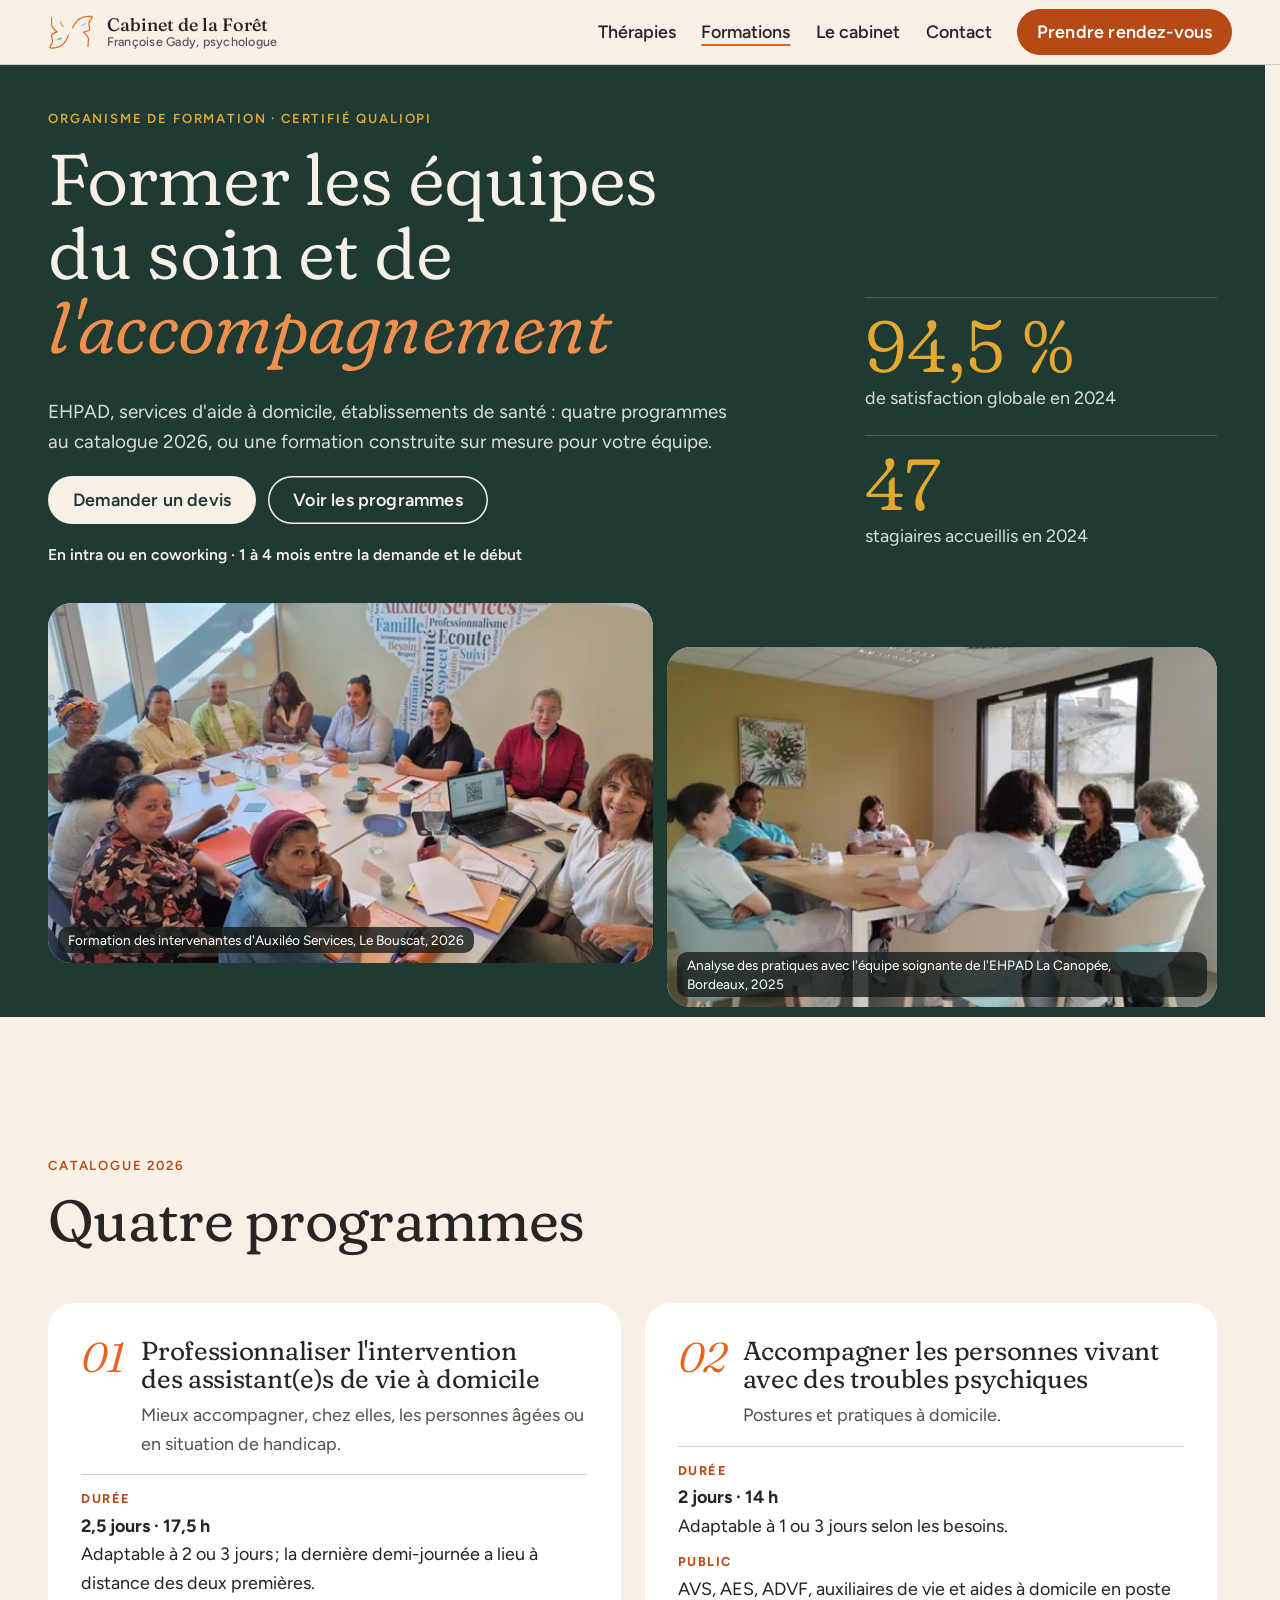
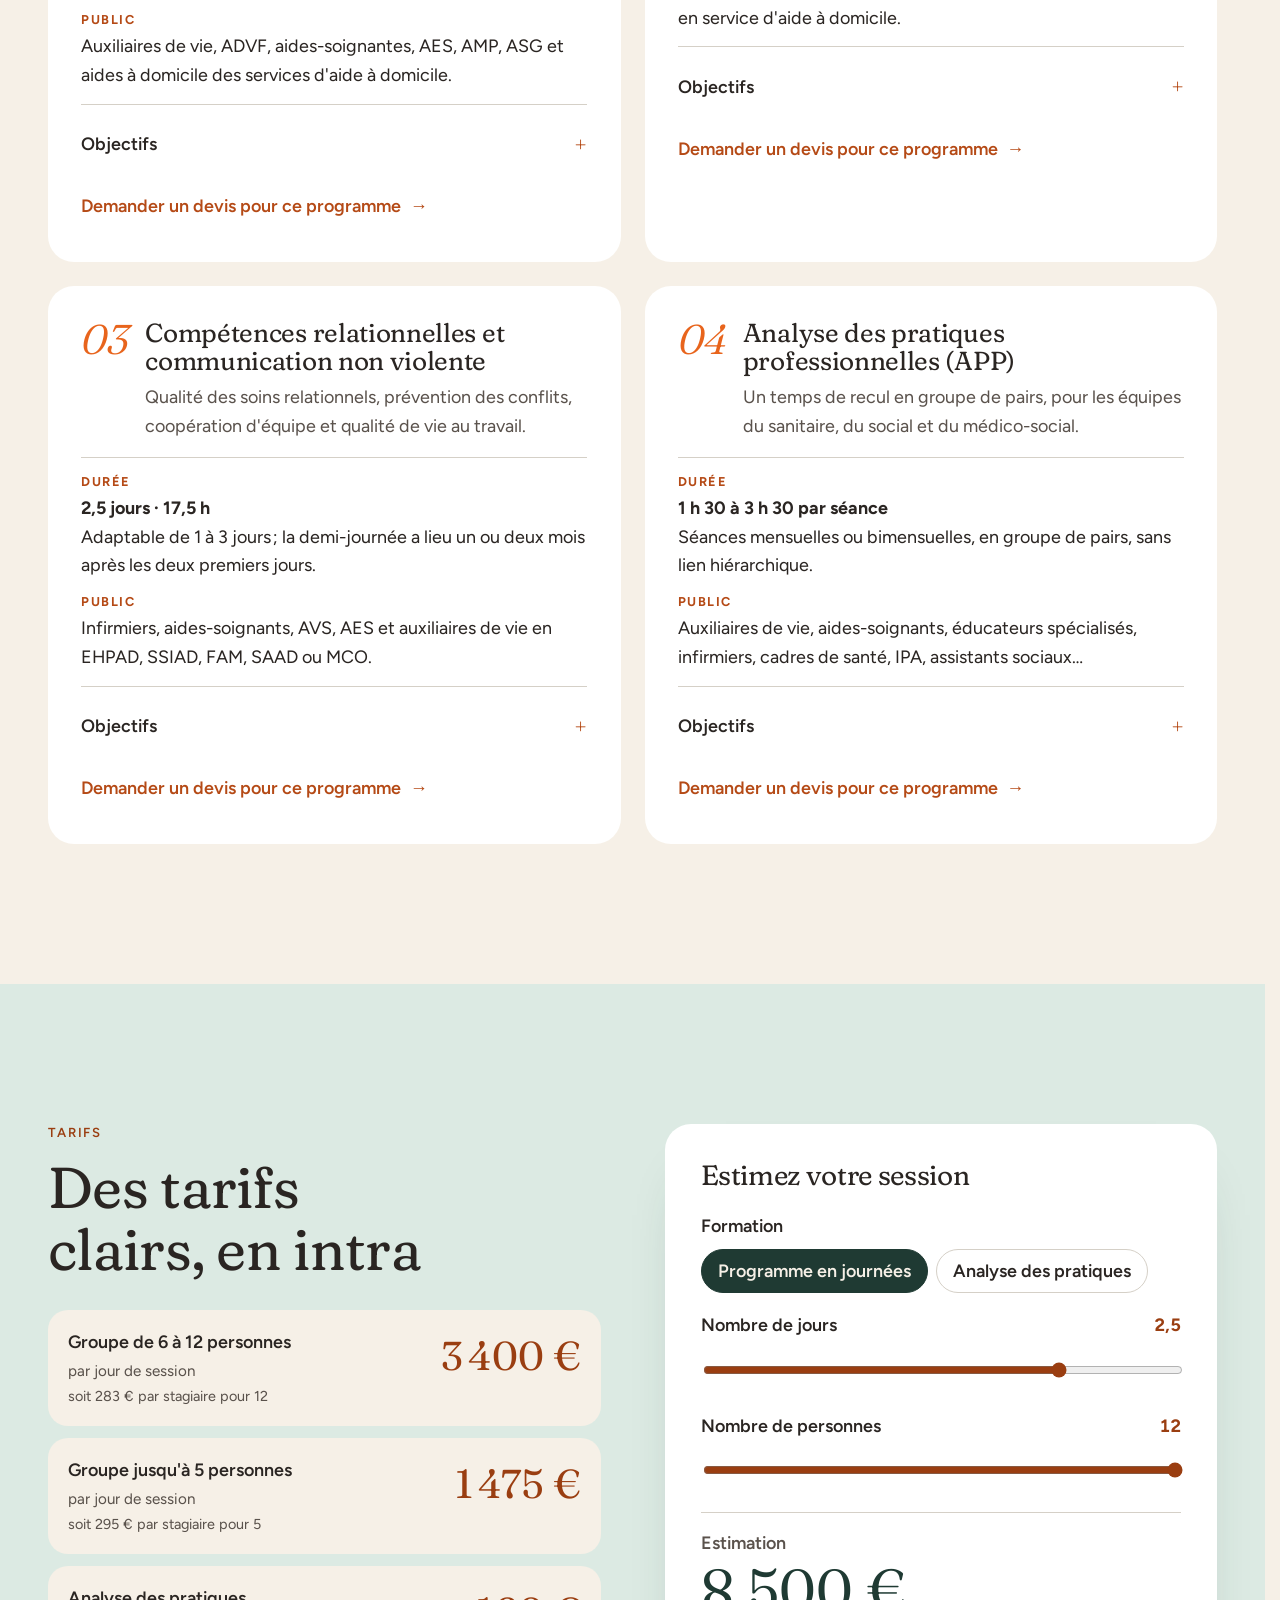
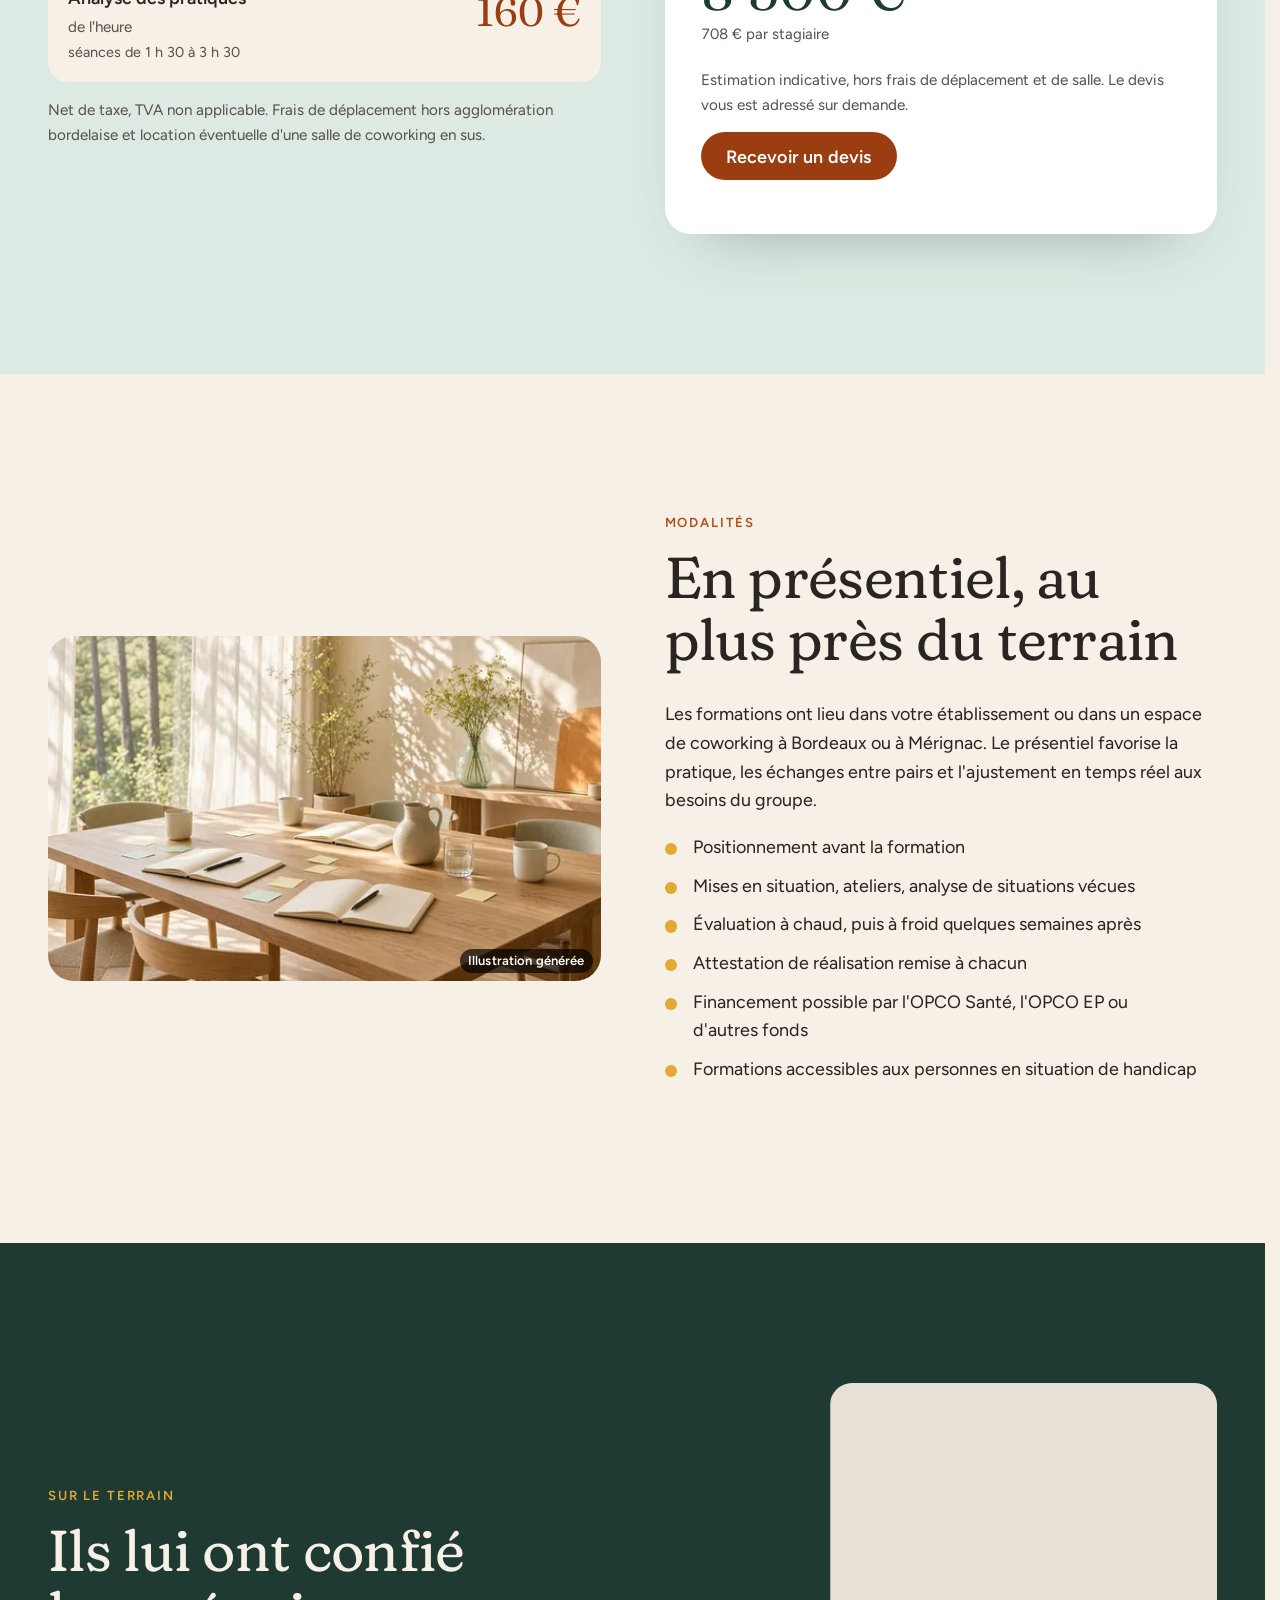
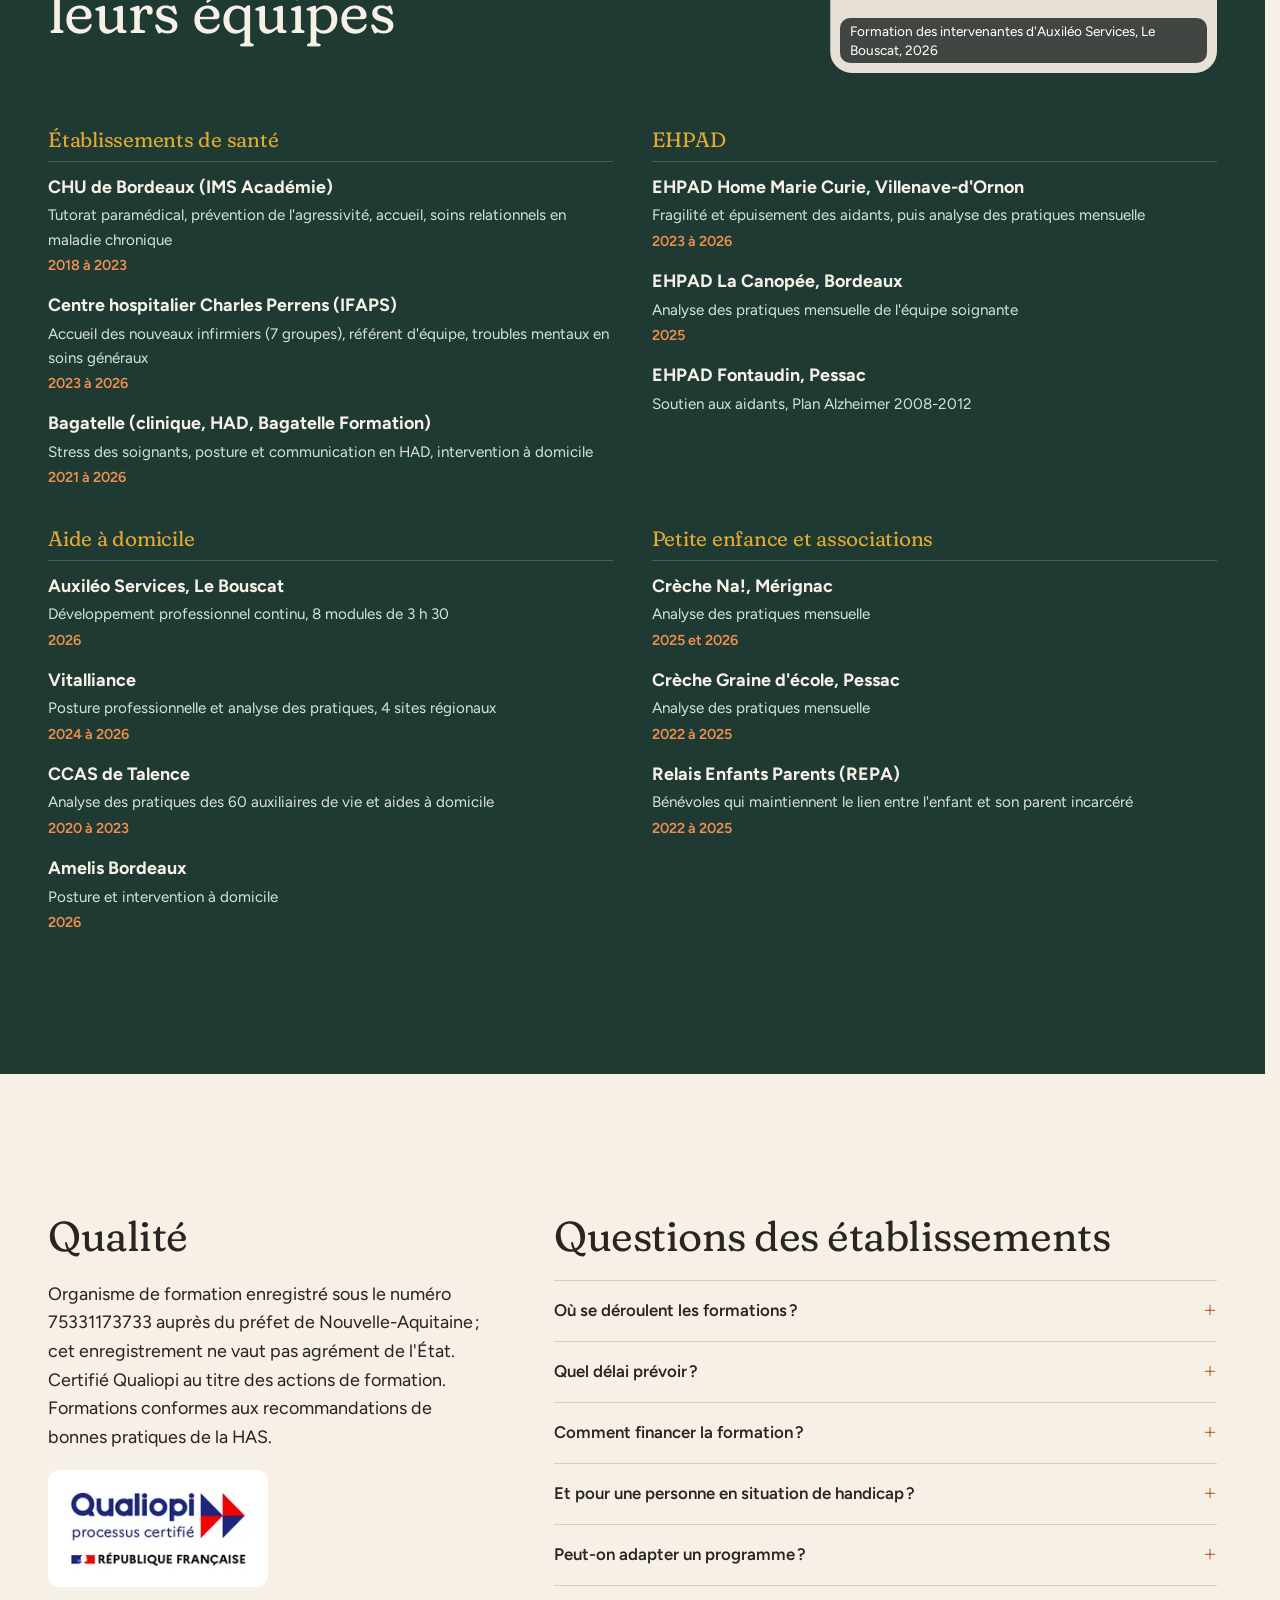
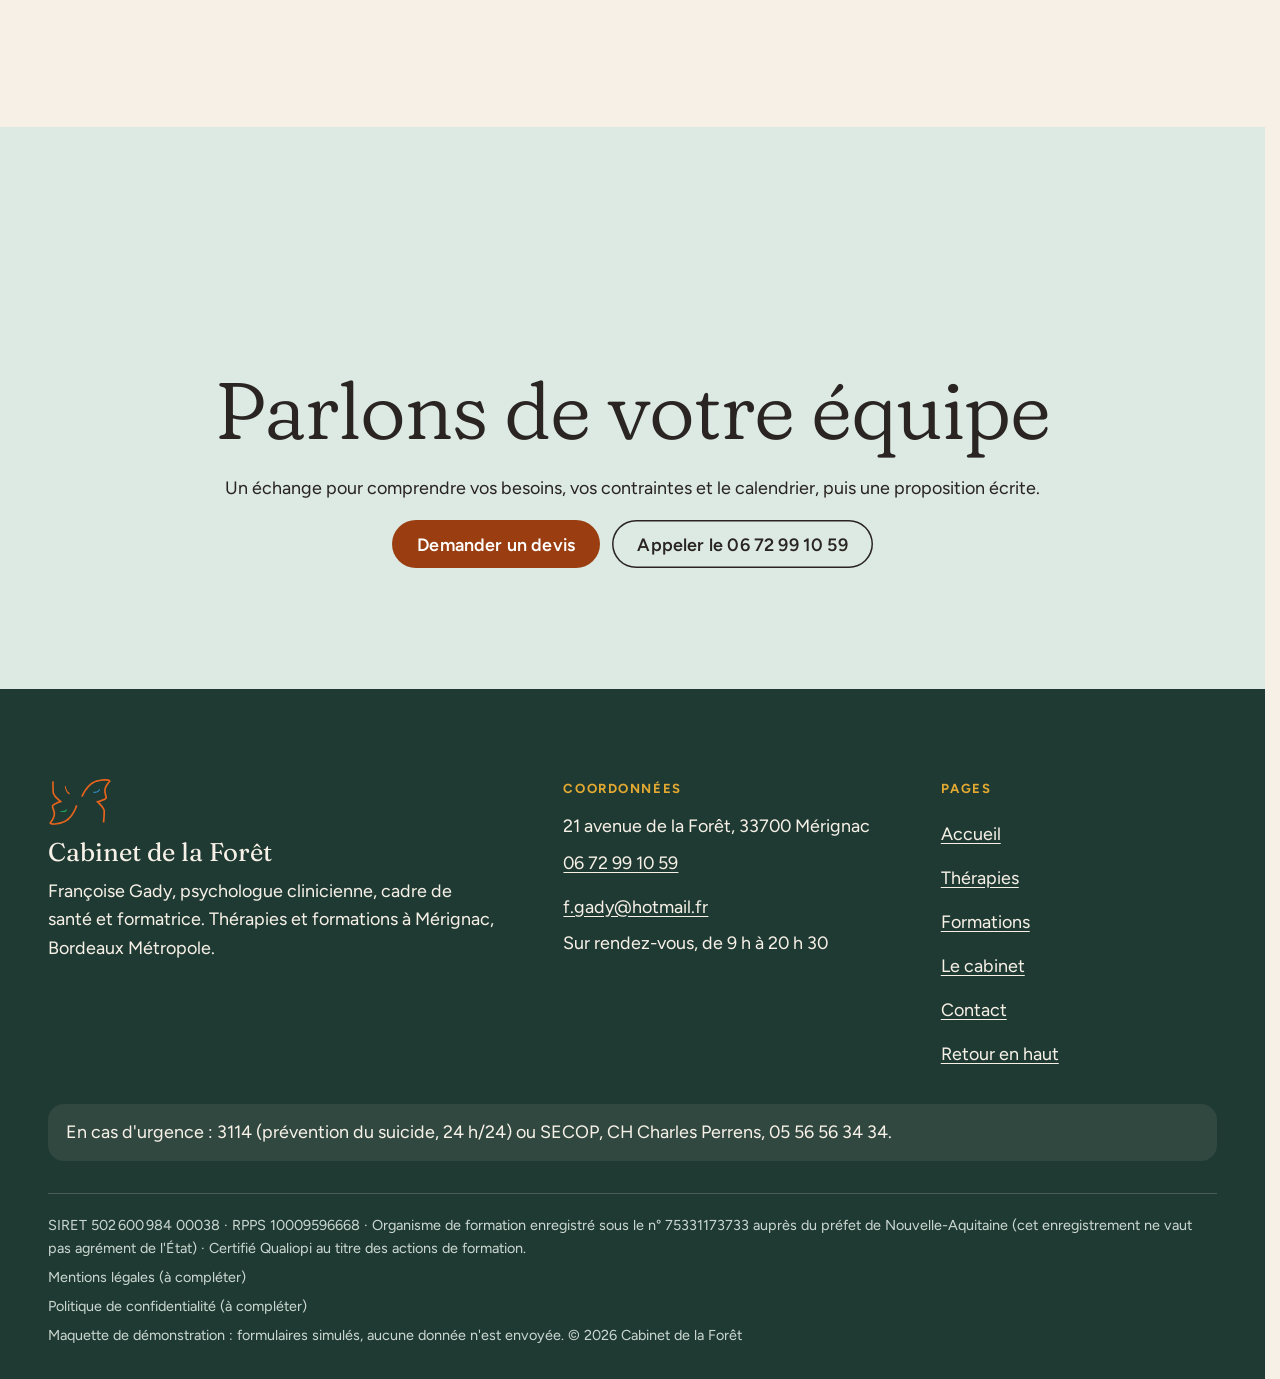
<file: formations.html>
<!doctype html>
<html lang="fr" data-v="2" data-curseur>
<head>
<meta charset="utf-8">
<meta name="viewport" content="width=device-width, initial-scale=1, viewport-fit=cover">
<title>Formations Qualiopi pour les équipes du médico-social · Cabinet de la Forêt</title>
<meta name="description" content="Assistantes de vie, santé mentale à domicile, communication non violente, analyse des pratiques : programmes, tarifs et modalités des formations du Cabinet de la Forêt.">
<meta name="robots" content="noindex, nofollow">
<link rel="canonical" href="https://psychologuemerignac-maquette.vercel.app/formations">
<style>:root{--fond:#F6F0E7;--texte:#2A2522;--voile-fond:#1F3A33;--ouverture-fond:#EFE6D8;--menu-fond:#F6F0E7}:root { --entete-h: 72px; --barres-h: 0px; } html { background: var(--fond); color: var(--texte); scrollbar-gutter: stable; } body { margin: 0; background: var(--fond); } html.js:not(.secours):not([data-arrivee="retour"]) [data-anime] { opacity: 0; } html.js:not(.secours):not([data-arrivee="retour"]) [data-anime].vu { opacity: 1; } [data-voile] { position: fixed; inset: 0; z-index: 900; background: var(--voile-fond); transform: translateY(100%); visibility: hidden; pointer-events: none; } html[data-arrivee="voile"]:not(.voile-leve):not(.secours) [data-voile] { transform: none; visibility: visible; } html.secours [data-voile] { visibility: hidden !important; } .ouverture-panneau { position: fixed; inset: 0; z-index: 850; display: none; place-content: center; justify-items: center; background: var(--ouverture-fond, var(--voile-fond)); color: var(--fond); text-align: center; } html.js[data-arrivee="intro"]:not(.secours):not(.intro-finie) .ouverture-panneau { display: grid; } html.defilement-bloque, html.defilement-bloque body, html.js[data-arrivee="intro"]:not(.secours):not(.intro-finie), html.js[data-arrivee="intro"]:not(.secours):not(.intro-finie) body, html[data-arrivee="voile"]:not(.voile-leve):not(.secours), html[data-arrivee="voile"]:not(.voile-leve):not(.secours) body { overflow: hidden; } html.js[data-arrivee="intro"]:not(.secours):not(.intro-finie) { background-color: var(--ouverture-fond, var(--voile-fond)); } html[data-arrivee="voile"]:not(.voile-leve):not(.secours) { background-color: var(--voile-fond); }</style>
<script>(function () {
var d = document.documentElement, ss = null, ls = null;
try { ss = window.sessionStorage; ls = window.localStorage; } catch (e) {}
d.classList.add('js');
var nav = performance.getEntriesByType ? performance.getEntriesByType('navigation')[0] : null;
var type = nav ? nav.type : 'navigate';
var depart = null;
try { depart = JSON.parse(ss.getItem('socle:depart') || 'null'); ss.removeItem('socle:depart'); } catch (e) {}
if (depart && !(Date.now() - depart.t < 15000)) depart = null;
var mode = type === 'back_forward' ? 'retour' : type === 'reload' ? 'intro' : depart ? 'voile' : 'intro';
d.setAttribute('data-arrivee', mode);
if (mode === 'voile' && depart.couleur) d.style.setProperty('--voile-fond', depart.couleur);
if (type === 'reload' && 'scrollRestoration' in history) {
history.scrollRestoration = 'manual';
}
try {
var choisie = ls && ls.getItem('socle:langue');
var langue = (d.lang || '').slice(0, 2);
if (choisie && choisie !== langue && type === 'navigate' && !depart) {
var alt = document.querySelector('link[rel="alternate"][hreflang="' + choisie + '"]');
if (alt) location.replace(new URL(alt.href).pathname + location.search + location.hash);
}
} catch (e) {}
setTimeout(function () { if (!d.classList.contains('demarre')) d.classList.add('secours'); }, 2000);
})();</script>
<link rel="preload" href="/assets/polices/fraunces-latin-soft-normal.woff2" as="font" type="font/woff2" crossorigin>
<link rel="stylesheet" href="/assets/css/socle.css?v=2">
<link rel="stylesheet" href="/assets/css/site.css?v=2">
<link rel="modulepreload" href="/assets/js/site.js?v=2">
<link rel="modulepreload" href="/assets/js/socle/index.js?v=2">
<script src="/assets/vendor/gsap.min.js" defer></script>
<script src="/assets/vendor/ScrollTrigger.min.js" defer></script>
<script src="/assets/vendor/SplitText.min.js" defer></script>
<script type="module" src="/assets/js/site.js?v=2"></script>
<meta name="theme-color" content="#F6F0E7">
<link rel="icon" href="/assets/images/favicon.svg" type="image/svg+xml">
<link rel="apple-touch-icon" href="/assets/images/apple-touch-icon.png">
<meta property="og:type" content="website">
<meta property="og:site_name" content="Cabinet de la Forêt">
<meta property="og:locale" content="fr_FR">
<meta property="og:title" content="Formations Qualiopi pour les équipes du médico-social · Cabinet de la Forêt">
<meta property="og:description" content="Assistantes de vie, santé mentale à domicile, communication non violente, analyse des pratiques : programmes, tarifs et modalités des formations du Cabinet de la Forêt.">
<meta property="og:url" content="https://psychologuemerignac-maquette.vercel.app/formations">
<meta property="og:image" content="https://psychologuemerignac-maquette.vercel.app/assets/partage/formations-fr.jpg">
<meta property="og:image:width" content="1200">
<meta property="og:image:height" content="630">
<meta property="og:image:alt" content="Formation des intervenantes d&#39;un service d&#39;aide à domicile avec Françoise Gady">
<meta name="twitter:card" content="summary_large_image">
<script type="application/ld+json">{"@context":"https://schema.org","@type":["LocalBusiness","MedicalBusiness"],"name":"Cabinet de la Forêt — Françoise Gady, psychologue clinicienne","url":"https://psychologuemerignac-maquette.vercel.app/","telephone":"+33672991059","email":"f.gady@hotmail.fr","address":{"@type":"PostalAddress","streetAddress":"21 avenue de la Forêt","postalCode":"33700","addressLocality":"Mérignac","addressCountry":"FR"},"openingHours":"Sur rendez-vous, de 9 h à 20 h 30","founder":{"@type":"Person","name":"Françoise Gady","jobTitle":"Psychologue clinicienne, cadre de santé et formatrice"},"description":"Psychothérapies adultes, couples, enfants et adolescents, et formations pour les équipes du médico-social, à Mérignac (Bordeaux Métropole)."}</script>
</head>
<body id="haut">
<div data-voile data-forme="vague" aria-hidden="true"><svg class="voile-vague voile-vague--haut" viewBox="0 0 1440 120" preserveAspectRatio="none" aria-hidden="true"><path d="M0 120 C 240 20 480 20 720 70 S 1200 130 1440 40 V 120 H 0 Z"/></svg><svg class="voile-vague voile-vague--bas" viewBox="0 0 1440 120" preserveAspectRatio="none" aria-hidden="true"><path d="M0 0 C 240 100 480 100 720 50 S 1200 -10 1440 80 V 0 H 0 Z"/></svg><div class="voile-contenu"><svg class="papillon voile-papillon" viewBox="28 -6 440 330" aria-hidden="true" focusable="false"><g class="aile aile-g"><path class="pap-forme pap-gauche" d="M57.8 17.2C56.2 17.5 57.0 18.0 56.8 18.5C56.5 19.0 56.5 14.0 56.5 20.0C56.5 26.0 56.5 42.4 56.8 54.5C57.0 66.6 57.8 85.3 58.2 92.8C58.7 100.2 59.0 97.0 59.5 99.0C60.0 101.0 60.6 102.7 61.5 104.8C62.4 106.8 63.0 108.3 64.8 111.2C66.5 114.2 69.7 118.9 72.2 122.2C74.8 125.6 77.0 128.0 80.2 131.5C83.5 135.0 88.5 139.9 91.8 143.0C95.0 146.1 98.2 148.4 100.0 150.0C101.8 151.6 101.9 151.9 102.2 152.5C102.6 153.1 102.4 153.2 102.2 153.5C102.1 153.8 104.2 153.1 101.2 154.5C98.3 155.9 88.2 160.0 84.5 161.8C80.8 163.5 80.4 164.1 79.0 164.8C77.6 165.4 78.4 164.5 76.0 165.8C73.6 167.0 67.6 170.0 64.5 172.0C61.4 174.0 59.1 176.0 57.5 177.8C55.9 179.5 55.6 180.9 55.0 182.2C54.4 183.6 54.2 184.1 54.0 185.8C53.8 187.4 53.9 190.2 54.0 192.0C54.1 193.8 54.2 194.0 54.8 196.2C55.3 198.5 56.0 201.2 57.2 205.2C58.5 209.3 61.1 215.4 62.5 220.5C63.9 225.6 65.2 231.6 65.8 235.8C66.3 239.9 66.0 242.6 65.8 245.5C65.5 248.4 64.3 251.5 64.0 253.0C63.7 254.5 65.0 252.0 64.0 254.8C63.0 257.5 60.2 265.3 58.2 269.8C56.2 274.2 53.6 278.8 52.0 281.5C50.4 284.2 49.6 284.5 48.5 286.2C47.4 288.0 47.0 289.2 45.2 291.8C43.5 294.3 39.0 299.6 37.8 301.5C36.5 303.4 37.4 302.8 37.5 303.2C37.6 303.8 38.0 303.9 38.2 304.5C38.5 305.1 38.1 306.0 38.8 307.0C39.4 308.0 40.6 309.6 42.2 310.8C43.9 311.9 46.5 313.2 48.5 314.0C50.5 314.8 52.4 315.1 54.2 315.5C56.1 315.9 56.8 316.1 59.8 316.2C62.7 316.4 67.2 316.5 71.8 316.2C76.3 316.0 84.5 314.9 87.2 314.5C90.0 314.1 86.2 314.4 88.2 314.0C90.2 313.6 93.2 313.5 99.2 312.2C105.2 311.0 119.3 307.6 124.2 306.2C129.2 304.9 127.3 304.8 128.8 304.2C130.2 303.8 130.6 304.1 133.0 303.2C135.4 302.4 141.3 299.9 143.2 299.0C145.2 298.1 143.5 298.5 144.5 298.0C145.5 297.5 147.0 297.1 149.0 296.0C151.0 294.9 154.9 292.3 156.5 291.2C158.1 290.2 158.0 289.8 158.5 289.5C159.0 289.2 158.9 289.8 159.2 289.5C159.6 289.2 159.7 288.6 160.5 288.0C161.3 287.4 162.2 287.3 164.0 286.0C165.8 284.7 168.2 282.8 171.0 280.2C173.8 277.8 177.3 274.6 180.8 271.0C184.2 267.4 188.6 262.2 191.5 258.8C194.4 255.3 195.7 253.6 198.0 250.2C200.3 246.9 203.6 241.0 205.2 238.5C206.9 236.0 207.0 236.5 207.8 235.2C208.5 234.0 209.6 232.0 210.0 231.2C210.4 230.5 209.5 231.4 210.0 230.5C210.5 229.6 212.3 227.3 213.0 226.0C213.7 224.7 213.6 223.8 214.2 222.5C214.9 221.2 216.5 219.0 217.0 218.0C217.5 217.0 216.7 217.9 217.2 216.8C217.8 215.6 219.1 214.0 220.2 211.2C221.4 208.5 223.3 202.8 224.2 200.5C225.2 198.2 225.5 198.6 226.0 197.2C226.5 195.9 227.0 193.5 227.5 192.2C228.0 191.0 228.3 191.2 228.8 190.0C229.2 188.8 230.0 186.0 230.0 184.8C230.0 183.5 229.2 183.0 228.5 182.5C227.8 182.0 226.8 181.8 225.5 181.5C224.2 181.2 221.8 180.7 220.8 180.8C219.8 180.8 220.8 178.8 219.5 181.8C218.2 184.8 215.5 193.3 213.2 198.8C211.0 204.2 208.9 209.0 206.2 214.2C203.6 219.5 199.5 226.5 197.5 230.0C195.5 233.5 195.1 234.0 194.2 235.2C193.4 236.5 192.9 236.6 192.5 237.2C192.1 237.9 192.9 237.5 191.8 239.2C190.6 241.0 188.4 244.3 185.5 248.0C182.6 251.7 178.4 257.1 174.5 261.2C170.6 265.4 166.1 269.5 162.0 273.0C157.9 276.5 153.7 279.7 149.8 282.2C145.8 284.8 142.2 286.7 138.5 288.5C134.8 290.3 130.8 292.1 127.5 293.2C124.2 294.4 120.4 295.0 118.8 295.5C117.1 296.0 119.3 295.8 117.5 296.2C115.7 296.7 110.5 297.6 107.8 298.2C105.0 298.9 104.5 299.4 100.8 300.2C97.0 301.1 89.6 302.5 85.0 303.2C80.4 304.0 77.7 304.3 73.2 304.5C68.8 304.7 61.6 304.7 58.2 304.5C54.9 304.3 54.0 303.6 53.0 303.2C52.0 302.9 52.5 303.0 52.5 302.5C52.5 302.0 51.2 303.1 52.8 300.5C54.3 297.9 59.8 290.3 62.0 286.8C64.2 283.2 65.4 281.0 66.2 279.2C67.1 277.5 66.6 277.7 67.2 276.2C67.9 274.8 69.0 274.0 70.2 270.8C71.5 267.5 73.9 260.9 75.0 257.0C76.1 253.1 76.5 251.4 76.8 247.2C77.0 243.1 77.2 237.0 76.8 232.2C76.2 227.5 75.0 223.1 73.8 218.5C72.5 213.9 70.3 207.6 69.2 204.5C68.2 201.4 67.9 202.2 67.2 199.8C66.6 197.3 65.6 192.0 65.2 190.0C64.9 188.0 65.1 188.5 65.2 187.8C65.4 187.0 65.3 186.4 66.0 185.5C66.7 184.6 67.3 183.9 69.5 182.5C71.7 181.1 77.4 178.3 79.2 177.2C81.1 176.2 78.2 177.2 80.8 176.0C83.3 174.8 91.3 171.1 94.5 169.8C97.7 168.4 98.0 168.6 100.0 167.8C102.0 166.9 102.8 166.0 106.5 164.5C110.2 163.0 119.1 160.0 122.0 158.8C124.9 157.5 123.6 157.7 124.0 157.2C124.4 156.8 124.2 156.7 124.2 156.2C124.2 155.8 125.9 156.2 124.0 154.5C122.1 152.8 117.3 149.8 113.0 146.2C108.7 142.7 102.5 137.4 98.0 133.2C93.5 129.1 89.7 125.1 86.2 121.2C82.8 117.4 79.8 113.6 77.5 110.2C75.2 106.9 73.5 103.7 72.2 101.0C71.0 98.3 70.6 98.3 70.0 94.0C69.4 89.7 68.9 86.2 68.5 75.2C68.1 64.3 67.6 37.7 67.5 28.5C67.4 19.3 68.0 21.9 67.8 20.0C67.5 18.1 67.9 17.7 66.2 17.2C64.6 16.8 59.3 17.0 57.8 17.2Z" fill="var(--pap-orange, #E8641C)"/><path class="pap-forme pap-petit" d="M146.0 48.8C145.4 48.9 145.3 49.2 145.0 49.8C144.7 50.3 144.4 50.9 144.2 52.0C144.1 53.1 144.1 55.4 144.2 56.5C144.4 57.6 144.8 57.8 145.0 58.8C145.2 59.7 144.3 58.8 145.2 62.0C146.2 65.2 148.8 73.2 150.5 77.8C152.2 82.2 154.1 86.0 155.8 89.0C157.4 92.0 158.1 92.9 160.2 95.5C162.4 98.1 166.7 102.6 168.8 104.5C170.8 106.4 171.6 106.7 172.8 107.0C173.9 107.3 174.8 107.1 175.5 106.5C176.2 105.9 176.7 105.0 176.8 103.5C176.8 102.0 176.5 99.1 176.0 97.8C175.5 96.4 174.9 96.1 174.0 95.2C173.1 94.4 171.8 93.3 170.5 92.5C169.2 91.7 167.5 91.0 166.5 90.2C165.5 89.5 165.1 89.0 164.2 88.0C163.4 87.0 162.5 85.6 161.5 84.0C160.5 82.4 159.3 80.3 158.5 78.5C157.7 76.7 157.1 74.4 156.5 73.0C155.9 71.6 155.5 71.6 155.0 70.2C154.5 68.9 153.9 66.0 153.5 64.8C153.1 63.5 153.2 65.4 152.5 63.0C151.8 60.6 150.2 52.9 149.5 50.5C148.8 48.1 149.1 49.0 148.5 48.8C147.9 48.5 146.6 48.6 146.0 48.8Z" fill="var(--pap-orange, #E8641C)"/><path class="pap-forme pap-vert" d="M159.5 210.0C159.3 209.4 158.7 208.8 158.0 208.5C157.3 208.2 156.9 207.5 155.5 208.5C154.1 209.5 151.5 212.8 149.5 214.2C147.5 215.7 146.7 216.0 143.8 217.0C140.8 218.0 134.9 219.5 132.0 220.0C129.1 220.5 128.3 220.0 126.5 220.2C124.7 220.5 122.6 221.1 121.0 221.2C119.4 221.4 118.0 221.1 116.8 221.2C115.5 221.4 114.3 222.0 113.8 222.2C113.2 222.5 113.3 222.4 113.2 222.8C113.2 223.1 112.9 223.6 113.2 224.2C113.6 224.9 114.6 226.0 115.5 226.5C116.4 227.0 113.8 227.1 118.8 227.2C123.7 227.4 140.2 227.5 145.0 227.5C149.8 227.5 147.0 227.2 147.8 227.0C148.5 226.8 149.1 226.7 149.8 226.2C150.4 225.8 150.4 225.9 151.5 224.5C152.6 223.1 155.0 219.8 156.2 217.8C157.5 215.7 158.7 213.3 159.2 212.0C159.8 210.7 159.7 210.6 159.5 210.0Z" fill="var(--pap-vert, #1FA055)"/></g><g class="aile aile-d"><path class="pap-forme pap-droite" d="M431.8 1.5C428.0 1.4 415.2 1.4 410.8 1.5C406.2 1.6 406.5 2.1 404.8 2.2C403.0 2.4 401.6 2.1 400.5 2.2C399.4 2.4 399.6 2.8 398.2 3.0C396.9 3.2 393.8 3.1 392.5 3.2C391.2 3.4 391.6 3.8 390.2 4.0C388.9 4.2 385.8 4.3 384.5 4.5C383.2 4.7 385.5 4.8 382.8 5.2C380.0 5.8 372.7 6.5 368.2 7.5C363.8 8.5 358.8 10.7 356.2 11.5C353.7 12.3 356.0 10.8 352.8 12.2C349.5 13.7 339.7 18.5 336.8 20.0C333.8 21.5 336.0 20.9 335.0 21.5C334.0 22.1 333.7 21.8 330.8 23.8C327.8 25.7 321.6 30.0 317.5 33.2C313.4 36.5 309.8 40.1 306.2 43.5C302.8 46.9 299.5 50.4 296.5 53.8C293.5 57.1 291.7 59.1 288.2 63.8C284.8 68.4 277.9 78.5 275.8 81.8C273.6 85.0 275.6 82.8 275.2 83.2C274.9 83.8 274.4 83.7 273.8 84.8C273.1 85.8 272.5 87.7 271.5 89.5C270.5 91.3 268.8 93.6 267.8 95.5C266.7 97.4 266.0 99.5 265.2 101.0C264.5 102.5 264.3 101.8 263.0 104.5C261.7 107.2 258.2 115.1 257.2 117.5C256.3 119.9 257.0 118.4 257.2 119.0C257.5 119.6 257.6 120.5 258.8 121.2C259.9 122.0 262.9 123.0 264.2 123.2C265.6 123.5 266.0 123.0 266.8 122.5C267.5 122.0 267.5 122.0 268.5 120.0C269.5 118.0 271.4 112.7 272.5 110.5C273.6 108.3 274.2 108.2 275.0 106.8C275.8 105.3 276.0 104.0 277.2 101.8C278.5 99.5 279.9 96.8 282.2 93.0C284.6 89.2 288.3 83.3 291.5 78.8C294.7 74.2 298.4 69.3 301.5 65.5C304.6 61.7 307.0 59.1 310.2 55.8C313.5 52.4 317.4 48.5 321.0 45.2C324.6 42.0 327.5 39.5 332.0 36.5C336.5 33.5 343.0 29.5 347.8 27.0C352.5 24.5 356.8 23.0 360.2 21.8C363.7 20.5 364.4 20.2 368.5 19.2C372.6 18.3 380.7 16.7 384.8 16.0C388.8 15.3 391.2 15.5 393.0 15.2C394.8 15.0 392.8 14.8 395.5 14.5C398.2 14.2 406.3 13.8 409.2 13.5C412.2 13.2 409.8 12.9 413.2 12.8C416.8 12.6 427.0 12.6 430.2 12.8C433.5 12.9 431.6 13.3 432.8 13.5C433.9 13.7 435.7 13.5 437.2 13.8C438.8 14.0 440.9 14.6 442.0 15.0C443.1 15.4 443.4 15.6 443.8 16.0C444.1 16.4 445.2 15.7 444.0 17.5C442.8 19.3 438.0 24.4 436.2 26.8C434.5 29.1 433.9 30.6 433.2 31.5C432.6 32.4 434.2 29.3 432.5 32.0C430.8 34.7 424.9 44.0 422.8 47.8C420.6 51.5 420.7 51.4 419.5 54.5C418.3 57.6 416.4 63.0 415.5 66.5C414.6 70.0 414.3 72.8 414.0 75.8C413.7 78.8 413.5 80.8 413.8 84.5C414.0 88.2 414.3 92.0 415.5 98.2C416.7 104.5 420.0 116.6 421.0 121.8C422.0 126.9 421.3 127.6 421.2 129.2C421.2 130.9 421.4 130.8 420.5 131.8C419.6 132.7 418.0 133.8 415.8 135.0C413.5 136.2 413.6 136.6 407.2 139.0C400.9 141.4 385.3 147.0 377.8 149.5C370.2 152.0 364.7 153.1 361.8 154.0C358.8 154.9 360.5 154.7 360.2 155.0C360.0 155.3 360.3 155.8 360.2 156.0C360.2 156.2 359.8 156.2 359.8 156.5C359.7 156.8 359.5 157.1 360.0 157.8C360.5 158.4 361.5 159.3 362.5 160.2C363.5 161.2 363.8 161.0 366.2 163.2C368.7 165.5 373.5 169.9 377.2 173.8C381.0 177.6 386.0 183.4 388.5 186.2C391.0 189.1 391.2 190.0 392.0 191.0C392.8 192.0 391.8 189.8 393.5 192.2C395.2 194.7 400.2 201.7 402.5 205.8C404.8 209.8 406.5 213.7 407.5 216.5C408.5 219.3 408.6 218.2 408.8 222.5C408.9 226.8 408.8 234.4 408.5 242.0C408.2 249.6 407.5 260.7 407.0 268.0C406.5 275.3 405.6 281.0 405.2 286.0C404.9 291.0 404.6 295.8 404.8 298.0C404.9 300.2 404.6 299.2 406.2 299.5C407.9 299.8 413.0 300.0 414.5 300.0C416.0 300.0 415.2 300.0 415.5 299.2C415.8 298.5 415.6 304.2 416.2 295.8C416.9 287.3 418.9 259.0 419.5 248.8C420.1 238.5 419.9 238.9 420.0 234.2C420.1 229.6 420.1 223.8 420.0 221.0C419.9 218.2 420.0 219.7 419.5 217.8C419.0 215.8 417.7 211.5 417.0 209.5C416.3 207.5 416.8 208.4 415.2 205.5C413.7 202.6 410.0 196.0 407.5 192.2C405.0 188.5 401.6 185.0 400.2 183.2C398.9 181.5 400.5 183.0 399.5 181.8C398.5 180.5 397.5 179.1 394.5 175.8C391.5 172.4 383.5 164.0 381.2 161.5C379.0 159.0 380.8 161.2 381.2 160.8C381.8 160.3 382.5 159.7 384.2 159.0C386.0 158.3 390.0 157.0 391.5 156.5C393.0 156.0 390.9 157.1 393.5 156.2C396.1 155.4 404.4 152.4 407.2 151.2C410.1 150.1 408.8 150.2 410.5 149.5C412.2 148.8 415.2 147.9 417.2 147.0C419.2 146.1 421.5 144.5 422.5 144.0C423.5 143.5 422.7 144.3 423.2 144.0C423.8 143.7 425.0 143.0 426.0 142.2C427.0 141.5 428.1 140.3 429.0 139.2C429.9 138.2 430.7 137.0 431.2 136.0C431.8 135.0 432.0 134.6 432.2 133.2C432.5 131.9 433.0 130.0 433.0 127.8C433.0 125.5 433.2 124.8 432.2 120.0C431.3 115.2 428.2 104.0 427.2 99.2C426.2 94.5 426.5 93.4 426.2 91.8C426.0 90.1 425.6 92.5 425.5 89.5C425.4 86.5 425.1 77.9 425.5 73.8C425.9 69.6 427.1 66.9 427.8 64.8C428.4 62.6 428.0 63.5 429.2 60.8C430.5 58.0 432.8 52.8 435.2 48.5C437.8 44.2 440.4 40.0 444.2 35.0C448.1 30.0 455.9 21.8 458.2 18.8C460.6 15.7 458.5 17.4 458.5 16.5C458.5 15.6 458.4 14.5 458.0 13.5C457.6 12.5 457.1 11.7 456.0 10.5C454.9 9.3 452.8 7.5 451.2 6.5C449.8 5.5 448.7 5.1 447.0 4.5C445.3 3.9 443.5 3.2 441.2 2.8C439.0 2.3 434.8 2.2 433.2 2.0C431.7 1.8 435.5 1.6 431.8 1.5Z" fill="var(--pap-orange, #E8641C)"/><path class="pap-forme pap-bleu" d="M384.0 70.0C383.8 69.6 383.6 69.0 383.0 69.0C382.4 69.0 381.2 68.7 380.5 69.8C379.8 70.8 380.2 73.0 378.5 75.5C376.8 78.0 371.8 82.8 370.0 84.5C368.2 86.2 368.8 85.3 368.0 85.8C367.2 86.2 365.8 86.8 365.0 87.0C364.2 87.2 364.3 86.8 363.5 87.0C362.7 87.2 362.2 87.7 360.2 88.0C358.2 88.3 354.5 88.8 351.5 89.0C348.5 89.2 344.2 89.0 342.2 89.2C340.3 89.5 340.2 90.1 339.8 90.5C339.2 90.9 339.3 91.1 339.2 91.5C339.2 91.9 339.1 92.5 339.5 93.0C339.9 93.5 338.6 94.5 341.5 94.8C344.4 95.0 353.8 94.9 357.0 94.8C360.2 94.6 359.6 93.9 360.5 93.8C361.4 93.6 360.7 94.4 362.5 93.8C364.3 93.1 368.9 91.2 371.2 90.0C373.6 88.8 374.9 88.1 376.8 86.2C378.6 84.4 381.2 80.8 382.5 78.8C383.8 76.8 384.2 75.5 384.5 74.2C384.8 73.0 384.6 72.0 384.5 71.2C384.4 70.5 384.2 70.4 384.0 70.0Z" fill="var(--pap-bleu, #2E9BE0)"/></g></svg><span data-voile-libelle>Formations</span></div></div>
<div class="ouverture-panneau" data-ouverture aria-hidden="true">
  <svg class="papillon ouverture-papillon" viewBox="28 -6 440 330" aria-hidden="true" focusable="false" data-ouverture-objet><defs><mask id="pap-intro-gauche" maskUnits="userSpaceOnUse" x="0" y="-30" width="500" height="380"><path class="pap-trace" data-trait="gauche" d="M62.5 21.5C62.5 30.7 62.0 63.4 62.5 76.5C63.0 89.6 63.2 93.0 65.5 100.0C67.8 107.0 69.8 110.6 76.5 118.5C83.2 126.4 100.2 141.5 105.5 147.5C110.8 153.5 108.1 152.6 108.0 154.5C107.9 156.4 110.4 156.1 105.0 159.0C99.6 161.9 82.1 168.8 75.5 172.0C68.9 175.2 68.0 176.1 65.5 178.0C63.0 179.9 61.4 180.8 60.5 183.5C59.6 186.2 58.5 187.5 60.0 194.5C61.5 201.5 67.7 216.9 69.5 225.5C71.3 234.1 71.1 240.8 71.0 246.0C70.9 251.2 70.3 252.1 69.0 256.5C67.7 260.9 66.5 265.7 63.0 272.5C59.5 279.3 50.8 292.4 48.0 297.5C45.2 302.6 46.5 301.4 46.5 303.0C46.5 304.6 46.5 305.9 48.0 307.0C49.5 308.1 51.2 309.0 55.5 309.5C59.8 310.0 66.9 310.5 74.0 310.0C81.1 309.5 88.2 308.7 98.0 306.5C107.8 304.3 123.9 300.2 133.0 297.0C142.1 293.8 146.1 291.2 152.5 287.0C158.9 282.8 164.5 279.0 171.5 272.0C178.5 265.0 187.3 255.4 194.5 245.0C201.7 234.6 209.8 219.0 214.5 209.5C219.2 200.0 221.7 192.2 223.0 188.0C224.3 183.8 222.6 185.1 222.5 184.5" pathLength="1" fill="none" stroke="#fff" stroke-width="26" stroke-linecap="round" stroke-linejoin="round"/></mask><mask id="pap-intro-petit" maskUnits="userSpaceOnUse" x="0" y="-30" width="500" height="380"><path class="pap-trace" data-trait="petit" d="M147.0 50.5C147.2 52.1 146.3 54.4 148.0 60.0C149.7 65.6 154.7 78.8 157.0 84.0C159.3 89.2 159.2 88.3 162.0 91.5C164.8 94.7 171.6 101.1 173.5 103.0" pathLength="1" fill="none" stroke="#fff" stroke-width="22" stroke-linecap="round" stroke-linejoin="round"/></mask><mask id="pap-intro-vert" maskUnits="userSpaceOnUse" x="0" y="-30" width="500" height="380"><path class="pap-trace" data-trait="vert" d="M114.0 223.0C116.8 223.2 126.1 224.1 131.0 224.0C135.9 223.9 140.5 223.2 143.5 222.5C146.5 221.8 146.8 221.6 149.0 219.5C151.2 217.4 155.2 211.6 156.5 210.0" pathLength="1" fill="none" stroke="#fff" stroke-width="18" stroke-linecap="round" stroke-linejoin="round"/></mask><mask id="pap-intro-droite" maskUnits="userSpaceOnUse" x="0" y="-30" width="500" height="380"><path class="pap-trace" data-trait="droite" d="M262.0 117.5C262.3 117.2 260.8 121.7 264.0 116.0C267.2 110.3 274.9 93.2 281.0 83.5C287.1 73.8 293.8 65.2 300.5 57.5C307.2 49.8 314.0 43.2 321.0 37.5C328.0 31.8 336.5 26.5 342.5 23.0C348.5 19.5 351.9 18.3 357.0 16.5C362.1 14.7 364.3 13.6 373.0 12.0C381.7 10.4 398.5 7.8 409.0 7.0C419.5 6.2 429.5 6.7 436.0 7.5C442.5 8.3 445.8 10.4 448.0 12.0C450.2 13.6 449.1 15.3 449.0 17.0C448.9 18.7 449.5 19.0 447.5 22.0C445.5 25.0 440.2 30.4 437.0 35.0C433.8 39.6 430.8 43.5 428.0 49.5C425.2 55.5 421.3 63.8 420.0 71.0C418.7 78.2 418.9 84.4 420.0 93.0C421.1 101.6 425.7 115.6 426.5 122.5C427.3 129.4 426.1 131.8 425.0 134.5C423.9 137.2 422.2 137.6 420.0 139.0C417.8 140.4 418.7 140.5 412.0 143.0C405.3 145.5 386.2 151.4 380.0 154.0C373.8 156.6 375.3 156.4 375.0 158.5C374.7 160.6 375.2 162.7 378.0 166.5C380.8 170.3 387.7 176.3 392.0 181.5C396.3 186.7 400.5 191.8 404.0 197.5C407.5 203.2 411.3 209.2 413.0 216.0C414.7 222.8 414.4 225.0 414.0 238.0C413.6 251.0 411.1 284.7 410.5 294.0" pathLength="1" fill="none" stroke="#fff" stroke-width="26" stroke-linecap="round" stroke-linejoin="round"/></mask><mask id="pap-intro-bleu" maskUnits="userSpaceOnUse" x="0" y="-30" width="500" height="380"><path class="pap-trace" data-trait="bleu" d="M341.0 91.5C343.3 91.5 350.5 92.0 355.0 91.5C359.5 91.0 364.3 90.2 368.0 88.5C371.7 86.8 374.8 83.8 377.0 81.5C379.2 79.2 380.7 76.2 381.5 74.5C382.3 72.8 381.9 71.6 382.0 71.0" pathLength="1" fill="none" stroke="#fff" stroke-width="18" stroke-linecap="round" stroke-linejoin="round"/></mask></defs><g class="aile aile-g"><path class="pap-forme pap-gauche" d="M57.8 17.2C56.2 17.5 57.0 18.0 56.8 18.5C56.5 19.0 56.5 14.0 56.5 20.0C56.5 26.0 56.5 42.4 56.8 54.5C57.0 66.6 57.8 85.3 58.2 92.8C58.7 100.2 59.0 97.0 59.5 99.0C60.0 101.0 60.6 102.7 61.5 104.8C62.4 106.8 63.0 108.3 64.8 111.2C66.5 114.2 69.7 118.9 72.2 122.2C74.8 125.6 77.0 128.0 80.2 131.5C83.5 135.0 88.5 139.9 91.8 143.0C95.0 146.1 98.2 148.4 100.0 150.0C101.8 151.6 101.9 151.9 102.2 152.5C102.6 153.1 102.4 153.2 102.2 153.5C102.1 153.8 104.2 153.1 101.2 154.5C98.3 155.9 88.2 160.0 84.5 161.8C80.8 163.5 80.4 164.1 79.0 164.8C77.6 165.4 78.4 164.5 76.0 165.8C73.6 167.0 67.6 170.0 64.5 172.0C61.4 174.0 59.1 176.0 57.5 177.8C55.9 179.5 55.6 180.9 55.0 182.2C54.4 183.6 54.2 184.1 54.0 185.8C53.8 187.4 53.9 190.2 54.0 192.0C54.1 193.8 54.2 194.0 54.8 196.2C55.3 198.5 56.0 201.2 57.2 205.2C58.5 209.3 61.1 215.4 62.5 220.5C63.9 225.6 65.2 231.6 65.8 235.8C66.3 239.9 66.0 242.6 65.8 245.5C65.5 248.4 64.3 251.5 64.0 253.0C63.7 254.5 65.0 252.0 64.0 254.8C63.0 257.5 60.2 265.3 58.2 269.8C56.2 274.2 53.6 278.8 52.0 281.5C50.4 284.2 49.6 284.5 48.5 286.2C47.4 288.0 47.0 289.2 45.2 291.8C43.5 294.3 39.0 299.6 37.8 301.5C36.5 303.4 37.4 302.8 37.5 303.2C37.6 303.8 38.0 303.9 38.2 304.5C38.5 305.1 38.1 306.0 38.8 307.0C39.4 308.0 40.6 309.6 42.2 310.8C43.9 311.9 46.5 313.2 48.5 314.0C50.5 314.8 52.4 315.1 54.2 315.5C56.1 315.9 56.8 316.1 59.8 316.2C62.7 316.4 67.2 316.5 71.8 316.2C76.3 316.0 84.5 314.9 87.2 314.5C90.0 314.1 86.2 314.4 88.2 314.0C90.2 313.6 93.2 313.5 99.2 312.2C105.2 311.0 119.3 307.6 124.2 306.2C129.2 304.9 127.3 304.8 128.8 304.2C130.2 303.8 130.6 304.1 133.0 303.2C135.4 302.4 141.3 299.9 143.2 299.0C145.2 298.1 143.5 298.5 144.5 298.0C145.5 297.5 147.0 297.1 149.0 296.0C151.0 294.9 154.9 292.3 156.5 291.2C158.1 290.2 158.0 289.8 158.5 289.5C159.0 289.2 158.9 289.8 159.2 289.5C159.6 289.2 159.7 288.6 160.5 288.0C161.3 287.4 162.2 287.3 164.0 286.0C165.8 284.7 168.2 282.8 171.0 280.2C173.8 277.8 177.3 274.6 180.8 271.0C184.2 267.4 188.6 262.2 191.5 258.8C194.4 255.3 195.7 253.6 198.0 250.2C200.3 246.9 203.6 241.0 205.2 238.5C206.9 236.0 207.0 236.5 207.8 235.2C208.5 234.0 209.6 232.0 210.0 231.2C210.4 230.5 209.5 231.4 210.0 230.5C210.5 229.6 212.3 227.3 213.0 226.0C213.7 224.7 213.6 223.8 214.2 222.5C214.9 221.2 216.5 219.0 217.0 218.0C217.5 217.0 216.7 217.9 217.2 216.8C217.8 215.6 219.1 214.0 220.2 211.2C221.4 208.5 223.3 202.8 224.2 200.5C225.2 198.2 225.5 198.6 226.0 197.2C226.5 195.9 227.0 193.5 227.5 192.2C228.0 191.0 228.3 191.2 228.8 190.0C229.2 188.8 230.0 186.0 230.0 184.8C230.0 183.5 229.2 183.0 228.5 182.5C227.8 182.0 226.8 181.8 225.5 181.5C224.2 181.2 221.8 180.7 220.8 180.8C219.8 180.8 220.8 178.8 219.5 181.8C218.2 184.8 215.5 193.3 213.2 198.8C211.0 204.2 208.9 209.0 206.2 214.2C203.6 219.5 199.5 226.5 197.5 230.0C195.5 233.5 195.1 234.0 194.2 235.2C193.4 236.5 192.9 236.6 192.5 237.2C192.1 237.9 192.9 237.5 191.8 239.2C190.6 241.0 188.4 244.3 185.5 248.0C182.6 251.7 178.4 257.1 174.5 261.2C170.6 265.4 166.1 269.5 162.0 273.0C157.9 276.5 153.7 279.7 149.8 282.2C145.8 284.8 142.2 286.7 138.5 288.5C134.8 290.3 130.8 292.1 127.5 293.2C124.2 294.4 120.4 295.0 118.8 295.5C117.1 296.0 119.3 295.8 117.5 296.2C115.7 296.7 110.5 297.6 107.8 298.2C105.0 298.9 104.5 299.4 100.8 300.2C97.0 301.1 89.6 302.5 85.0 303.2C80.4 304.0 77.7 304.3 73.2 304.5C68.8 304.7 61.6 304.7 58.2 304.5C54.9 304.3 54.0 303.6 53.0 303.2C52.0 302.9 52.5 303.0 52.5 302.5C52.5 302.0 51.2 303.1 52.8 300.5C54.3 297.9 59.8 290.3 62.0 286.8C64.2 283.2 65.4 281.0 66.2 279.2C67.1 277.5 66.6 277.7 67.2 276.2C67.9 274.8 69.0 274.0 70.2 270.8C71.5 267.5 73.9 260.9 75.0 257.0C76.1 253.1 76.5 251.4 76.8 247.2C77.0 243.1 77.2 237.0 76.8 232.2C76.2 227.5 75.0 223.1 73.8 218.5C72.5 213.9 70.3 207.6 69.2 204.5C68.2 201.4 67.9 202.2 67.2 199.8C66.6 197.3 65.6 192.0 65.2 190.0C64.9 188.0 65.1 188.5 65.2 187.8C65.4 187.0 65.3 186.4 66.0 185.5C66.7 184.6 67.3 183.9 69.5 182.5C71.7 181.1 77.4 178.3 79.2 177.2C81.1 176.2 78.2 177.2 80.8 176.0C83.3 174.8 91.3 171.1 94.5 169.8C97.7 168.4 98.0 168.6 100.0 167.8C102.0 166.9 102.8 166.0 106.5 164.5C110.2 163.0 119.1 160.0 122.0 158.8C124.9 157.5 123.6 157.7 124.0 157.2C124.4 156.8 124.2 156.7 124.2 156.2C124.2 155.8 125.9 156.2 124.0 154.5C122.1 152.8 117.3 149.8 113.0 146.2C108.7 142.7 102.5 137.4 98.0 133.2C93.5 129.1 89.7 125.1 86.2 121.2C82.8 117.4 79.8 113.6 77.5 110.2C75.2 106.9 73.5 103.7 72.2 101.0C71.0 98.3 70.6 98.3 70.0 94.0C69.4 89.7 68.9 86.2 68.5 75.2C68.1 64.3 67.6 37.7 67.5 28.5C67.4 19.3 68.0 21.9 67.8 20.0C67.5 18.1 67.9 17.7 66.2 17.2C64.6 16.8 59.3 17.0 57.8 17.2Z" fill="var(--pap-orange, #E8641C)" mask="url(#pap-intro-gauche)"/><path class="pap-forme pap-petit" d="M146.0 48.8C145.4 48.9 145.3 49.2 145.0 49.8C144.7 50.3 144.4 50.9 144.2 52.0C144.1 53.1 144.1 55.4 144.2 56.5C144.4 57.6 144.8 57.8 145.0 58.8C145.2 59.7 144.3 58.8 145.2 62.0C146.2 65.2 148.8 73.2 150.5 77.8C152.2 82.2 154.1 86.0 155.8 89.0C157.4 92.0 158.1 92.9 160.2 95.5C162.4 98.1 166.7 102.6 168.8 104.5C170.8 106.4 171.6 106.7 172.8 107.0C173.9 107.3 174.8 107.1 175.5 106.5C176.2 105.9 176.7 105.0 176.8 103.5C176.8 102.0 176.5 99.1 176.0 97.8C175.5 96.4 174.9 96.1 174.0 95.2C173.1 94.4 171.8 93.3 170.5 92.5C169.2 91.7 167.5 91.0 166.5 90.2C165.5 89.5 165.1 89.0 164.2 88.0C163.4 87.0 162.5 85.6 161.5 84.0C160.5 82.4 159.3 80.3 158.5 78.5C157.7 76.7 157.1 74.4 156.5 73.0C155.9 71.6 155.5 71.6 155.0 70.2C154.5 68.9 153.9 66.0 153.5 64.8C153.1 63.5 153.2 65.4 152.5 63.0C151.8 60.6 150.2 52.9 149.5 50.5C148.8 48.1 149.1 49.0 148.5 48.8C147.9 48.5 146.6 48.6 146.0 48.8Z" fill="var(--pap-orange, #E8641C)" mask="url(#pap-intro-petit)"/><path class="pap-forme pap-vert" d="M159.5 210.0C159.3 209.4 158.7 208.8 158.0 208.5C157.3 208.2 156.9 207.5 155.5 208.5C154.1 209.5 151.5 212.8 149.5 214.2C147.5 215.7 146.7 216.0 143.8 217.0C140.8 218.0 134.9 219.5 132.0 220.0C129.1 220.5 128.3 220.0 126.5 220.2C124.7 220.5 122.6 221.1 121.0 221.2C119.4 221.4 118.0 221.1 116.8 221.2C115.5 221.4 114.3 222.0 113.8 222.2C113.2 222.5 113.3 222.4 113.2 222.8C113.2 223.1 112.9 223.6 113.2 224.2C113.6 224.9 114.6 226.0 115.5 226.5C116.4 227.0 113.8 227.1 118.8 227.2C123.7 227.4 140.2 227.5 145.0 227.5C149.8 227.5 147.0 227.2 147.8 227.0C148.5 226.8 149.1 226.7 149.8 226.2C150.4 225.8 150.4 225.9 151.5 224.5C152.6 223.1 155.0 219.8 156.2 217.8C157.5 215.7 158.7 213.3 159.2 212.0C159.8 210.7 159.7 210.6 159.5 210.0Z" fill="var(--pap-vert, #1FA055)" mask="url(#pap-intro-vert)"/></g><g class="aile aile-d"><path class="pap-forme pap-droite" d="M431.8 1.5C428.0 1.4 415.2 1.4 410.8 1.5C406.2 1.6 406.5 2.1 404.8 2.2C403.0 2.4 401.6 2.1 400.5 2.2C399.4 2.4 399.6 2.8 398.2 3.0C396.9 3.2 393.8 3.1 392.5 3.2C391.2 3.4 391.6 3.8 390.2 4.0C388.9 4.2 385.8 4.3 384.5 4.5C383.2 4.7 385.5 4.8 382.8 5.2C380.0 5.8 372.7 6.5 368.2 7.5C363.8 8.5 358.8 10.7 356.2 11.5C353.7 12.3 356.0 10.8 352.8 12.2C349.5 13.7 339.7 18.5 336.8 20.0C333.8 21.5 336.0 20.9 335.0 21.5C334.0 22.1 333.7 21.8 330.8 23.8C327.8 25.7 321.6 30.0 317.5 33.2C313.4 36.5 309.8 40.1 306.2 43.5C302.8 46.9 299.5 50.4 296.5 53.8C293.5 57.1 291.7 59.1 288.2 63.8C284.8 68.4 277.9 78.5 275.8 81.8C273.6 85.0 275.6 82.8 275.2 83.2C274.9 83.8 274.4 83.7 273.8 84.8C273.1 85.8 272.5 87.7 271.5 89.5C270.5 91.3 268.8 93.6 267.8 95.5C266.7 97.4 266.0 99.5 265.2 101.0C264.5 102.5 264.3 101.8 263.0 104.5C261.7 107.2 258.2 115.1 257.2 117.5C256.3 119.9 257.0 118.4 257.2 119.0C257.5 119.6 257.6 120.5 258.8 121.2C259.9 122.0 262.9 123.0 264.2 123.2C265.6 123.5 266.0 123.0 266.8 122.5C267.5 122.0 267.5 122.0 268.5 120.0C269.5 118.0 271.4 112.7 272.5 110.5C273.6 108.3 274.2 108.2 275.0 106.8C275.8 105.3 276.0 104.0 277.2 101.8C278.5 99.5 279.9 96.8 282.2 93.0C284.6 89.2 288.3 83.3 291.5 78.8C294.7 74.2 298.4 69.3 301.5 65.5C304.6 61.7 307.0 59.1 310.2 55.8C313.5 52.4 317.4 48.5 321.0 45.2C324.6 42.0 327.5 39.5 332.0 36.5C336.5 33.5 343.0 29.5 347.8 27.0C352.5 24.5 356.8 23.0 360.2 21.8C363.7 20.5 364.4 20.2 368.5 19.2C372.6 18.3 380.7 16.7 384.8 16.0C388.8 15.3 391.2 15.5 393.0 15.2C394.8 15.0 392.8 14.8 395.5 14.5C398.2 14.2 406.3 13.8 409.2 13.5C412.2 13.2 409.8 12.9 413.2 12.8C416.8 12.6 427.0 12.6 430.2 12.8C433.5 12.9 431.6 13.3 432.8 13.5C433.9 13.7 435.7 13.5 437.2 13.8C438.8 14.0 440.9 14.6 442.0 15.0C443.1 15.4 443.4 15.6 443.8 16.0C444.1 16.4 445.2 15.7 444.0 17.5C442.8 19.3 438.0 24.4 436.2 26.8C434.5 29.1 433.9 30.6 433.2 31.5C432.6 32.4 434.2 29.3 432.5 32.0C430.8 34.7 424.9 44.0 422.8 47.8C420.6 51.5 420.7 51.4 419.5 54.5C418.3 57.6 416.4 63.0 415.5 66.5C414.6 70.0 414.3 72.8 414.0 75.8C413.7 78.8 413.5 80.8 413.8 84.5C414.0 88.2 414.3 92.0 415.5 98.2C416.7 104.5 420.0 116.6 421.0 121.8C422.0 126.9 421.3 127.6 421.2 129.2C421.2 130.9 421.4 130.8 420.5 131.8C419.6 132.7 418.0 133.8 415.8 135.0C413.5 136.2 413.6 136.6 407.2 139.0C400.9 141.4 385.3 147.0 377.8 149.5C370.2 152.0 364.7 153.1 361.8 154.0C358.8 154.9 360.5 154.7 360.2 155.0C360.0 155.3 360.3 155.8 360.2 156.0C360.2 156.2 359.8 156.2 359.8 156.5C359.7 156.8 359.5 157.1 360.0 157.8C360.5 158.4 361.5 159.3 362.5 160.2C363.5 161.2 363.8 161.0 366.2 163.2C368.7 165.5 373.5 169.9 377.2 173.8C381.0 177.6 386.0 183.4 388.5 186.2C391.0 189.1 391.2 190.0 392.0 191.0C392.8 192.0 391.8 189.8 393.5 192.2C395.2 194.7 400.2 201.7 402.5 205.8C404.8 209.8 406.5 213.7 407.5 216.5C408.5 219.3 408.6 218.2 408.8 222.5C408.9 226.8 408.8 234.4 408.5 242.0C408.2 249.6 407.5 260.7 407.0 268.0C406.5 275.3 405.6 281.0 405.2 286.0C404.9 291.0 404.6 295.8 404.8 298.0C404.9 300.2 404.6 299.2 406.2 299.5C407.9 299.8 413.0 300.0 414.5 300.0C416.0 300.0 415.2 300.0 415.5 299.2C415.8 298.5 415.6 304.2 416.2 295.8C416.9 287.3 418.9 259.0 419.5 248.8C420.1 238.5 419.9 238.9 420.0 234.2C420.1 229.6 420.1 223.8 420.0 221.0C419.9 218.2 420.0 219.7 419.5 217.8C419.0 215.8 417.7 211.5 417.0 209.5C416.3 207.5 416.8 208.4 415.2 205.5C413.7 202.6 410.0 196.0 407.5 192.2C405.0 188.5 401.6 185.0 400.2 183.2C398.9 181.5 400.5 183.0 399.5 181.8C398.5 180.5 397.5 179.1 394.5 175.8C391.5 172.4 383.5 164.0 381.2 161.5C379.0 159.0 380.8 161.2 381.2 160.8C381.8 160.3 382.5 159.7 384.2 159.0C386.0 158.3 390.0 157.0 391.5 156.5C393.0 156.0 390.9 157.1 393.5 156.2C396.1 155.4 404.4 152.4 407.2 151.2C410.1 150.1 408.8 150.2 410.5 149.5C412.2 148.8 415.2 147.9 417.2 147.0C419.2 146.1 421.5 144.5 422.5 144.0C423.5 143.5 422.7 144.3 423.2 144.0C423.8 143.7 425.0 143.0 426.0 142.2C427.0 141.5 428.1 140.3 429.0 139.2C429.9 138.2 430.7 137.0 431.2 136.0C431.8 135.0 432.0 134.6 432.2 133.2C432.5 131.9 433.0 130.0 433.0 127.8C433.0 125.5 433.2 124.8 432.2 120.0C431.3 115.2 428.2 104.0 427.2 99.2C426.2 94.5 426.5 93.4 426.2 91.8C426.0 90.1 425.6 92.5 425.5 89.5C425.4 86.5 425.1 77.9 425.5 73.8C425.9 69.6 427.1 66.9 427.8 64.8C428.4 62.6 428.0 63.5 429.2 60.8C430.5 58.0 432.8 52.8 435.2 48.5C437.8 44.2 440.4 40.0 444.2 35.0C448.1 30.0 455.9 21.8 458.2 18.8C460.6 15.7 458.5 17.4 458.5 16.5C458.5 15.6 458.4 14.5 458.0 13.5C457.6 12.5 457.1 11.7 456.0 10.5C454.9 9.3 452.8 7.5 451.2 6.5C449.8 5.5 448.7 5.1 447.0 4.5C445.3 3.9 443.5 3.2 441.2 2.8C439.0 2.3 434.8 2.2 433.2 2.0C431.7 1.8 435.5 1.6 431.8 1.5Z" fill="var(--pap-orange, #E8641C)" mask="url(#pap-intro-droite)"/><path class="pap-forme pap-bleu" d="M384.0 70.0C383.8 69.6 383.6 69.0 383.0 69.0C382.4 69.0 381.2 68.7 380.5 69.8C379.8 70.8 380.2 73.0 378.5 75.5C376.8 78.0 371.8 82.8 370.0 84.5C368.2 86.2 368.8 85.3 368.0 85.8C367.2 86.2 365.8 86.8 365.0 87.0C364.2 87.2 364.3 86.8 363.5 87.0C362.7 87.2 362.2 87.7 360.2 88.0C358.2 88.3 354.5 88.8 351.5 89.0C348.5 89.2 344.2 89.0 342.2 89.2C340.3 89.5 340.2 90.1 339.8 90.5C339.2 90.9 339.3 91.1 339.2 91.5C339.2 91.9 339.1 92.5 339.5 93.0C339.9 93.5 338.6 94.5 341.5 94.8C344.4 95.0 353.8 94.9 357.0 94.8C360.2 94.6 359.6 93.9 360.5 93.8C361.4 93.6 360.7 94.4 362.5 93.8C364.3 93.1 368.9 91.2 371.2 90.0C373.6 88.8 374.9 88.1 376.8 86.2C378.6 84.4 381.2 80.8 382.5 78.8C383.8 76.8 384.2 75.5 384.5 74.2C384.8 73.0 384.6 72.0 384.5 71.2C384.4 70.5 384.2 70.4 384.0 70.0Z" fill="var(--pap-bleu, #2E9BE0)" mask="url(#pap-intro-bleu)"/></g></svg>
  <p class="ouverture-nom">Cabinet de la Forêt</p>
  <p class="ouverture-ligne">Former · Soutenir · Inspirer</p>
</div>
<a class="evitement" href="#contenu">Aller au contenu</a>
<header data-entete>
  <div class="entete-rangee">
    <a class="entete-logo" href="/" aria-label="Cabinet de la Forêt, accueil" data-libelle="Accueil">
      <svg class="papillon entete-papillon" viewBox="28 -6 440 330" aria-hidden="true" focusable="false"><g class="aile aile-g"><path class="pap-forme pap-gauche" d="M57.8 17.2C56.2 17.5 57.0 18.0 56.8 18.5C56.5 19.0 56.5 14.0 56.5 20.0C56.5 26.0 56.5 42.4 56.8 54.5C57.0 66.6 57.8 85.3 58.2 92.8C58.7 100.2 59.0 97.0 59.5 99.0C60.0 101.0 60.6 102.7 61.5 104.8C62.4 106.8 63.0 108.3 64.8 111.2C66.5 114.2 69.7 118.9 72.2 122.2C74.8 125.6 77.0 128.0 80.2 131.5C83.5 135.0 88.5 139.9 91.8 143.0C95.0 146.1 98.2 148.4 100.0 150.0C101.8 151.6 101.9 151.9 102.2 152.5C102.6 153.1 102.4 153.2 102.2 153.5C102.1 153.8 104.2 153.1 101.2 154.5C98.3 155.9 88.2 160.0 84.5 161.8C80.8 163.5 80.4 164.1 79.0 164.8C77.6 165.4 78.4 164.5 76.0 165.8C73.6 167.0 67.6 170.0 64.5 172.0C61.4 174.0 59.1 176.0 57.5 177.8C55.9 179.5 55.6 180.9 55.0 182.2C54.4 183.6 54.2 184.1 54.0 185.8C53.8 187.4 53.9 190.2 54.0 192.0C54.1 193.8 54.2 194.0 54.8 196.2C55.3 198.5 56.0 201.2 57.2 205.2C58.5 209.3 61.1 215.4 62.5 220.5C63.9 225.6 65.2 231.6 65.8 235.8C66.3 239.9 66.0 242.6 65.8 245.5C65.5 248.4 64.3 251.5 64.0 253.0C63.7 254.5 65.0 252.0 64.0 254.8C63.0 257.5 60.2 265.3 58.2 269.8C56.2 274.2 53.6 278.8 52.0 281.5C50.4 284.2 49.6 284.5 48.5 286.2C47.4 288.0 47.0 289.2 45.2 291.8C43.5 294.3 39.0 299.6 37.8 301.5C36.5 303.4 37.4 302.8 37.5 303.2C37.6 303.8 38.0 303.9 38.2 304.5C38.5 305.1 38.1 306.0 38.8 307.0C39.4 308.0 40.6 309.6 42.2 310.8C43.9 311.9 46.5 313.2 48.5 314.0C50.5 314.8 52.4 315.1 54.2 315.5C56.1 315.9 56.8 316.1 59.8 316.2C62.7 316.4 67.2 316.5 71.8 316.2C76.3 316.0 84.5 314.9 87.2 314.5C90.0 314.1 86.2 314.4 88.2 314.0C90.2 313.6 93.2 313.5 99.2 312.2C105.2 311.0 119.3 307.6 124.2 306.2C129.2 304.9 127.3 304.8 128.8 304.2C130.2 303.8 130.6 304.1 133.0 303.2C135.4 302.4 141.3 299.9 143.2 299.0C145.2 298.1 143.5 298.5 144.5 298.0C145.5 297.5 147.0 297.1 149.0 296.0C151.0 294.9 154.9 292.3 156.5 291.2C158.1 290.2 158.0 289.8 158.5 289.5C159.0 289.2 158.9 289.8 159.2 289.5C159.6 289.2 159.7 288.6 160.5 288.0C161.3 287.4 162.2 287.3 164.0 286.0C165.8 284.7 168.2 282.8 171.0 280.2C173.8 277.8 177.3 274.6 180.8 271.0C184.2 267.4 188.6 262.2 191.5 258.8C194.4 255.3 195.7 253.6 198.0 250.2C200.3 246.9 203.6 241.0 205.2 238.5C206.9 236.0 207.0 236.5 207.8 235.2C208.5 234.0 209.6 232.0 210.0 231.2C210.4 230.5 209.5 231.4 210.0 230.5C210.5 229.6 212.3 227.3 213.0 226.0C213.7 224.7 213.6 223.8 214.2 222.5C214.9 221.2 216.5 219.0 217.0 218.0C217.5 217.0 216.7 217.9 217.2 216.8C217.8 215.6 219.1 214.0 220.2 211.2C221.4 208.5 223.3 202.8 224.2 200.5C225.2 198.2 225.5 198.6 226.0 197.2C226.5 195.9 227.0 193.5 227.5 192.2C228.0 191.0 228.3 191.2 228.8 190.0C229.2 188.8 230.0 186.0 230.0 184.8C230.0 183.5 229.2 183.0 228.5 182.5C227.8 182.0 226.8 181.8 225.5 181.5C224.2 181.2 221.8 180.7 220.8 180.8C219.8 180.8 220.8 178.8 219.5 181.8C218.2 184.8 215.5 193.3 213.2 198.8C211.0 204.2 208.9 209.0 206.2 214.2C203.6 219.5 199.5 226.5 197.5 230.0C195.5 233.5 195.1 234.0 194.2 235.2C193.4 236.5 192.9 236.6 192.5 237.2C192.1 237.9 192.9 237.5 191.8 239.2C190.6 241.0 188.4 244.3 185.5 248.0C182.6 251.7 178.4 257.1 174.5 261.2C170.6 265.4 166.1 269.5 162.0 273.0C157.9 276.5 153.7 279.7 149.8 282.2C145.8 284.8 142.2 286.7 138.5 288.5C134.8 290.3 130.8 292.1 127.5 293.2C124.2 294.4 120.4 295.0 118.8 295.5C117.1 296.0 119.3 295.8 117.5 296.2C115.7 296.7 110.5 297.6 107.8 298.2C105.0 298.9 104.5 299.4 100.8 300.2C97.0 301.1 89.6 302.5 85.0 303.2C80.4 304.0 77.7 304.3 73.2 304.5C68.8 304.7 61.6 304.7 58.2 304.5C54.9 304.3 54.0 303.6 53.0 303.2C52.0 302.9 52.5 303.0 52.5 302.5C52.5 302.0 51.2 303.1 52.8 300.5C54.3 297.9 59.8 290.3 62.0 286.8C64.2 283.2 65.4 281.0 66.2 279.2C67.1 277.5 66.6 277.7 67.2 276.2C67.9 274.8 69.0 274.0 70.2 270.8C71.5 267.5 73.9 260.9 75.0 257.0C76.1 253.1 76.5 251.4 76.8 247.2C77.0 243.1 77.2 237.0 76.8 232.2C76.2 227.5 75.0 223.1 73.8 218.5C72.5 213.9 70.3 207.6 69.2 204.5C68.2 201.4 67.9 202.2 67.2 199.8C66.6 197.3 65.6 192.0 65.2 190.0C64.9 188.0 65.1 188.5 65.2 187.8C65.4 187.0 65.3 186.4 66.0 185.5C66.7 184.6 67.3 183.9 69.5 182.5C71.7 181.1 77.4 178.3 79.2 177.2C81.1 176.2 78.2 177.2 80.8 176.0C83.3 174.8 91.3 171.1 94.5 169.8C97.7 168.4 98.0 168.6 100.0 167.8C102.0 166.9 102.8 166.0 106.5 164.5C110.2 163.0 119.1 160.0 122.0 158.8C124.9 157.5 123.6 157.7 124.0 157.2C124.4 156.8 124.2 156.7 124.2 156.2C124.2 155.8 125.9 156.2 124.0 154.5C122.1 152.8 117.3 149.8 113.0 146.2C108.7 142.7 102.5 137.4 98.0 133.2C93.5 129.1 89.7 125.1 86.2 121.2C82.8 117.4 79.8 113.6 77.5 110.2C75.2 106.9 73.5 103.7 72.2 101.0C71.0 98.3 70.6 98.3 70.0 94.0C69.4 89.7 68.9 86.2 68.5 75.2C68.1 64.3 67.6 37.7 67.5 28.5C67.4 19.3 68.0 21.9 67.8 20.0C67.5 18.1 67.9 17.7 66.2 17.2C64.6 16.8 59.3 17.0 57.8 17.2Z" fill="var(--pap-orange, #E8641C)"/><path class="pap-forme pap-petit" d="M146.0 48.8C145.4 48.9 145.3 49.2 145.0 49.8C144.7 50.3 144.4 50.9 144.2 52.0C144.1 53.1 144.1 55.4 144.2 56.5C144.4 57.6 144.8 57.8 145.0 58.8C145.2 59.7 144.3 58.8 145.2 62.0C146.2 65.2 148.8 73.2 150.5 77.8C152.2 82.2 154.1 86.0 155.8 89.0C157.4 92.0 158.1 92.9 160.2 95.5C162.4 98.1 166.7 102.6 168.8 104.5C170.8 106.4 171.6 106.7 172.8 107.0C173.9 107.3 174.8 107.1 175.5 106.5C176.2 105.9 176.7 105.0 176.8 103.5C176.8 102.0 176.5 99.1 176.0 97.8C175.5 96.4 174.9 96.1 174.0 95.2C173.1 94.4 171.8 93.3 170.5 92.5C169.2 91.7 167.5 91.0 166.5 90.2C165.5 89.5 165.1 89.0 164.2 88.0C163.4 87.0 162.5 85.6 161.5 84.0C160.5 82.4 159.3 80.3 158.5 78.5C157.7 76.7 157.1 74.4 156.5 73.0C155.9 71.6 155.5 71.6 155.0 70.2C154.5 68.9 153.9 66.0 153.5 64.8C153.1 63.5 153.2 65.4 152.5 63.0C151.8 60.6 150.2 52.9 149.5 50.5C148.8 48.1 149.1 49.0 148.5 48.8C147.9 48.5 146.6 48.6 146.0 48.8Z" fill="var(--pap-orange, #E8641C)"/><path class="pap-forme pap-vert" d="M159.5 210.0C159.3 209.4 158.7 208.8 158.0 208.5C157.3 208.2 156.9 207.5 155.5 208.5C154.1 209.5 151.5 212.8 149.5 214.2C147.5 215.7 146.7 216.0 143.8 217.0C140.8 218.0 134.9 219.5 132.0 220.0C129.1 220.5 128.3 220.0 126.5 220.2C124.7 220.5 122.6 221.1 121.0 221.2C119.4 221.4 118.0 221.1 116.8 221.2C115.5 221.4 114.3 222.0 113.8 222.2C113.2 222.5 113.3 222.4 113.2 222.8C113.2 223.1 112.9 223.6 113.2 224.2C113.6 224.9 114.6 226.0 115.5 226.5C116.4 227.0 113.8 227.1 118.8 227.2C123.7 227.4 140.2 227.5 145.0 227.5C149.8 227.5 147.0 227.2 147.8 227.0C148.5 226.8 149.1 226.7 149.8 226.2C150.4 225.8 150.4 225.9 151.5 224.5C152.6 223.1 155.0 219.8 156.2 217.8C157.5 215.7 158.7 213.3 159.2 212.0C159.8 210.7 159.7 210.6 159.5 210.0Z" fill="var(--pap-vert, #1FA055)"/></g><g class="aile aile-d"><path class="pap-forme pap-droite" d="M431.8 1.5C428.0 1.4 415.2 1.4 410.8 1.5C406.2 1.6 406.5 2.1 404.8 2.2C403.0 2.4 401.6 2.1 400.5 2.2C399.4 2.4 399.6 2.8 398.2 3.0C396.9 3.2 393.8 3.1 392.5 3.2C391.2 3.4 391.6 3.8 390.2 4.0C388.9 4.2 385.8 4.3 384.5 4.5C383.2 4.7 385.5 4.8 382.8 5.2C380.0 5.8 372.7 6.5 368.2 7.5C363.8 8.5 358.8 10.7 356.2 11.5C353.7 12.3 356.0 10.8 352.8 12.2C349.5 13.7 339.7 18.5 336.8 20.0C333.8 21.5 336.0 20.9 335.0 21.5C334.0 22.1 333.7 21.8 330.8 23.8C327.8 25.7 321.6 30.0 317.5 33.2C313.4 36.5 309.8 40.1 306.2 43.5C302.8 46.9 299.5 50.4 296.5 53.8C293.5 57.1 291.7 59.1 288.2 63.8C284.8 68.4 277.9 78.5 275.8 81.8C273.6 85.0 275.6 82.8 275.2 83.2C274.9 83.8 274.4 83.7 273.8 84.8C273.1 85.8 272.5 87.7 271.5 89.5C270.5 91.3 268.8 93.6 267.8 95.5C266.7 97.4 266.0 99.5 265.2 101.0C264.5 102.5 264.3 101.8 263.0 104.5C261.7 107.2 258.2 115.1 257.2 117.5C256.3 119.9 257.0 118.4 257.2 119.0C257.5 119.6 257.6 120.5 258.8 121.2C259.9 122.0 262.9 123.0 264.2 123.2C265.6 123.5 266.0 123.0 266.8 122.5C267.5 122.0 267.5 122.0 268.5 120.0C269.5 118.0 271.4 112.7 272.5 110.5C273.6 108.3 274.2 108.2 275.0 106.8C275.8 105.3 276.0 104.0 277.2 101.8C278.5 99.5 279.9 96.8 282.2 93.0C284.6 89.2 288.3 83.3 291.5 78.8C294.7 74.2 298.4 69.3 301.5 65.5C304.6 61.7 307.0 59.1 310.2 55.8C313.5 52.4 317.4 48.5 321.0 45.2C324.6 42.0 327.5 39.5 332.0 36.5C336.5 33.5 343.0 29.5 347.8 27.0C352.5 24.5 356.8 23.0 360.2 21.8C363.7 20.5 364.4 20.2 368.5 19.2C372.6 18.3 380.7 16.7 384.8 16.0C388.8 15.3 391.2 15.5 393.0 15.2C394.8 15.0 392.8 14.8 395.5 14.5C398.2 14.2 406.3 13.8 409.2 13.5C412.2 13.2 409.8 12.9 413.2 12.8C416.8 12.6 427.0 12.6 430.2 12.8C433.5 12.9 431.6 13.3 432.8 13.5C433.9 13.7 435.7 13.5 437.2 13.8C438.8 14.0 440.9 14.6 442.0 15.0C443.1 15.4 443.4 15.6 443.8 16.0C444.1 16.4 445.2 15.7 444.0 17.5C442.8 19.3 438.0 24.4 436.2 26.8C434.5 29.1 433.9 30.6 433.2 31.5C432.6 32.4 434.2 29.3 432.5 32.0C430.8 34.7 424.9 44.0 422.8 47.8C420.6 51.5 420.7 51.4 419.5 54.5C418.3 57.6 416.4 63.0 415.5 66.5C414.6 70.0 414.3 72.8 414.0 75.8C413.7 78.8 413.5 80.8 413.8 84.5C414.0 88.2 414.3 92.0 415.5 98.2C416.7 104.5 420.0 116.6 421.0 121.8C422.0 126.9 421.3 127.6 421.2 129.2C421.2 130.9 421.4 130.8 420.5 131.8C419.6 132.7 418.0 133.8 415.8 135.0C413.5 136.2 413.6 136.6 407.2 139.0C400.9 141.4 385.3 147.0 377.8 149.5C370.2 152.0 364.7 153.1 361.8 154.0C358.8 154.9 360.5 154.7 360.2 155.0C360.0 155.3 360.3 155.8 360.2 156.0C360.2 156.2 359.8 156.2 359.8 156.5C359.7 156.8 359.5 157.1 360.0 157.8C360.5 158.4 361.5 159.3 362.5 160.2C363.5 161.2 363.8 161.0 366.2 163.2C368.7 165.5 373.5 169.9 377.2 173.8C381.0 177.6 386.0 183.4 388.5 186.2C391.0 189.1 391.2 190.0 392.0 191.0C392.8 192.0 391.8 189.8 393.5 192.2C395.2 194.7 400.2 201.7 402.5 205.8C404.8 209.8 406.5 213.7 407.5 216.5C408.5 219.3 408.6 218.2 408.8 222.5C408.9 226.8 408.8 234.4 408.5 242.0C408.2 249.6 407.5 260.7 407.0 268.0C406.5 275.3 405.6 281.0 405.2 286.0C404.9 291.0 404.6 295.8 404.8 298.0C404.9 300.2 404.6 299.2 406.2 299.5C407.9 299.8 413.0 300.0 414.5 300.0C416.0 300.0 415.2 300.0 415.5 299.2C415.8 298.5 415.6 304.2 416.2 295.8C416.9 287.3 418.9 259.0 419.5 248.8C420.1 238.5 419.9 238.9 420.0 234.2C420.1 229.6 420.1 223.8 420.0 221.0C419.9 218.2 420.0 219.7 419.5 217.8C419.0 215.8 417.7 211.5 417.0 209.5C416.3 207.5 416.8 208.4 415.2 205.5C413.7 202.6 410.0 196.0 407.5 192.2C405.0 188.5 401.6 185.0 400.2 183.2C398.9 181.5 400.5 183.0 399.5 181.8C398.5 180.5 397.5 179.1 394.5 175.8C391.5 172.4 383.5 164.0 381.2 161.5C379.0 159.0 380.8 161.2 381.2 160.8C381.8 160.3 382.5 159.7 384.2 159.0C386.0 158.3 390.0 157.0 391.5 156.5C393.0 156.0 390.9 157.1 393.5 156.2C396.1 155.4 404.4 152.4 407.2 151.2C410.1 150.1 408.8 150.2 410.5 149.5C412.2 148.8 415.2 147.9 417.2 147.0C419.2 146.1 421.5 144.5 422.5 144.0C423.5 143.5 422.7 144.3 423.2 144.0C423.8 143.7 425.0 143.0 426.0 142.2C427.0 141.5 428.1 140.3 429.0 139.2C429.9 138.2 430.7 137.0 431.2 136.0C431.8 135.0 432.0 134.6 432.2 133.2C432.5 131.9 433.0 130.0 433.0 127.8C433.0 125.5 433.2 124.8 432.2 120.0C431.3 115.2 428.2 104.0 427.2 99.2C426.2 94.5 426.5 93.4 426.2 91.8C426.0 90.1 425.6 92.5 425.5 89.5C425.4 86.5 425.1 77.9 425.5 73.8C425.9 69.6 427.1 66.9 427.8 64.8C428.4 62.6 428.0 63.5 429.2 60.8C430.5 58.0 432.8 52.8 435.2 48.5C437.8 44.2 440.4 40.0 444.2 35.0C448.1 30.0 455.9 21.8 458.2 18.8C460.6 15.7 458.5 17.4 458.5 16.5C458.5 15.6 458.4 14.5 458.0 13.5C457.6 12.5 457.1 11.7 456.0 10.5C454.9 9.3 452.8 7.5 451.2 6.5C449.8 5.5 448.7 5.1 447.0 4.5C445.3 3.9 443.5 3.2 441.2 2.8C439.0 2.3 434.8 2.2 433.2 2.0C431.7 1.8 435.5 1.6 431.8 1.5Z" fill="var(--pap-orange, #E8641C)"/><path class="pap-forme pap-bleu" d="M384.0 70.0C383.8 69.6 383.6 69.0 383.0 69.0C382.4 69.0 381.2 68.7 380.5 69.8C379.8 70.8 380.2 73.0 378.5 75.5C376.8 78.0 371.8 82.8 370.0 84.5C368.2 86.2 368.8 85.3 368.0 85.8C367.2 86.2 365.8 86.8 365.0 87.0C364.2 87.2 364.3 86.8 363.5 87.0C362.7 87.2 362.2 87.7 360.2 88.0C358.2 88.3 354.5 88.8 351.5 89.0C348.5 89.2 344.2 89.0 342.2 89.2C340.3 89.5 340.2 90.1 339.8 90.5C339.2 90.9 339.3 91.1 339.2 91.5C339.2 91.9 339.1 92.5 339.5 93.0C339.9 93.5 338.6 94.5 341.5 94.8C344.4 95.0 353.8 94.9 357.0 94.8C360.2 94.6 359.6 93.9 360.5 93.8C361.4 93.6 360.7 94.4 362.5 93.8C364.3 93.1 368.9 91.2 371.2 90.0C373.6 88.8 374.9 88.1 376.8 86.2C378.6 84.4 381.2 80.8 382.5 78.8C383.8 76.8 384.2 75.5 384.5 74.2C384.8 73.0 384.6 72.0 384.5 71.2C384.4 70.5 384.2 70.4 384.0 70.0Z" fill="var(--pap-bleu, #2E9BE0)"/></g></svg><span class="entete-nom"><span>Cabinet de la Forêt</span><small>Françoise Gady, psychologue</small></span>
    </a>
    <nav data-nav aria-label="Navigation principale">
      <ul><li><a href="/therapies" data-libelle="Thérapies">Thérapies</a></li><li><a href="/formations" data-libelle="Formations" aria-current="page">Formations</a></li><li><a href="/cabinet" data-libelle="Le cabinet">Le cabinet</a></li><li><a href="/contact" data-libelle="Contact">Contact</a></li></ul>
    </nav>
    <div class="entete-actions">
      <a class="bouton" href="/contact" data-libelle="Contact">Prendre rendez-vous</a>
      <button type="button" data-menu-bouton aria-controls="menu" aria-expanded="false" data-libelle-ouvrir="Menu" data-libelle-fermer="Fermer"><span data-libelle-bouton>Menu</span></button>
      <a class="menu-sansjs" href="#menu" data-menu-lien>Menu</a>
    </div>
  </div>
</header>
<script>/* Avant le premier affichage : rangées de la navigation (même règle que ajusterNav dans assets/js/socle/entete.js)
   et hauteur réelle de l'en-tête, pour que rien ne saute quand le JavaScript du site prend la main. */
(function () {
  var h = document.documentElement, u = document.querySelector('[data-nav] ul'), e = document.querySelector('[data-entete]');
  if (u) {
    var deborde = function () { return u.scrollWidth > u.clientWidth + 1; }, c = deborde();
    if (c && window.matchMedia('(min-width: 900px)').matches) {
      h.classList.add('nav-deux-rangees'); c = deborde();
      if (c) { h.classList.add('nav-deux-lignes'); var a = u.querySelector('a'); c = !a || u.getBoundingClientRect().height > a.getBoundingClientRect().height * 2.5; }
      if (c) h.classList.remove('nav-deux-rangees', 'nav-deux-lignes');
    }
    if (c) h.classList.add('nav-compacte');
  }
  if (e) h.style.setProperty('--entete-h', Math.round(e.getBoundingClientRect().height) + 'px');
})();</script>
<span id="menu-ferme" aria-hidden="true"></span>
<div id="menu" data-menu role="dialog" aria-modal="true" aria-label="Menu">
  <p class="menu-sansjs-fermer"><a href="#menu-ferme">Fermer</a></p>
  <ul><li style="--i:0"><a href="/" class="menu-lien" data-libelle="Accueil">Accueil</a></li><li style="--i:1"><a href="/therapies" class="menu-lien" data-libelle="Thérapies">Thérapies</a></li><li style="--i:2"><a href="/formations" class="menu-lien" data-libelle="Formations" aria-current="page">Formations</a></li><li style="--i:3"><a href="/cabinet" class="menu-lien" data-libelle="Le cabinet">Le cabinet</a></li><li style="--i:4"><a href="/contact" class="menu-lien" data-libelle="Contact">Contact</a></li></ul>
  <p><a class="bouton" href="tel:+33672991059">Appeler le 06 72 99 10 59</a></p>
  <p class="menu-info">Sur rendez-vous, de 9 h à 20 h 30<br>21 avenue de la Forêt, 33700 Mérignac</p>
</div>
<main id="contenu" tabindex="-1">
<section class="tete-forma fond-sapin" id="debut">
  <div class="conteneur tete-forma-grille">
    <div class="tete-forma-texte">
      <p class="surtitre ouv-anim">Organisme de formation · certifié Qualiopi</p>
      <h1 class="tete-titre" data-anime="gsap" data-grille="typo"><span class="ouv-ligne"><span class="ouv-l">Former les équipes</span></span><span class="ouv-ligne"><span class="ouv-l">du soin et de <em data-pinceau>l&#39;accompagnement</em></span></span></h1>
      <p class="ouv-anim masque-ecran-bas">EHPAD, services d&#39;aide à domicile, établissements de santé : quatre programmes au catalogue 2026, ou une formation construite sur mesure pour votre équipe.</p>
      <p class="actions ouv-anim">
        <a href="/contact?sujet=formation#formulaire" class="bouton bouton--clair" data-libelle="Contact" data-action-principale data-survol="magnetique">Demander un devis</a>
        <a class="bouton bouton--contour masque-ecran-tres-bas" href="#programmes" data-sans-transition>Voir les programmes</a>
      </p>
      <p class="ouv-info ouv-anim" data-info-cle>En intra ou en coworking · 1 à 4 mois entre la demande et le début</p>
    </div>
    <ul class="tete-forma-chiffres ouv-anim">
      <li><strong>94,5 %</strong><span>de satisfaction globale en 2024</span></li>
      <li><strong>47</strong><span>stagiaires accueillis en 2024</span></li>
    </ul>
  </div>
  <div class="bandeau conteneur" data-effet="bandeau" data-iris-centre>
    <figure class="media bandeau-media bandeau-1" style="--cadrage:55% 62%">
  <picture>
    <img src="/assets/images/formation-groupe-1225.webp" srcset="/assets/images/formation-groupe-640.webp 640w, /assets/images/formation-groupe-960.webp 960w, /assets/images/formation-groupe-1225.webp 1225w" sizes="(max-width: 760px) 55vw, 45vw" alt="Françoise Gady avec les intervenantes d&#39;Auxiléo Services, en formation au Bouscat en 2026" width="1225" height="919" fetchpriority="high" loading="eager" decoding="async">
  </picture><figcaption class="media-legende">Formation des intervenantes d&#39;Auxiléo Services, Le Bouscat, 2026</figcaption>
</figure>
    <figure class="media bandeau-media bandeau-2" style="--cadrage:50% 60%">
  <picture>
    <img src="/assets/images/app-canopee-800.webp" srcset="/assets/images/app-canopee-480.webp 480w, /assets/images/app-canopee-800.webp 800w" sizes="(max-width: 760px) 45vw, 35vw" alt="Séance d&#39;analyse des pratiques avec l&#39;équipe soignante de l&#39;EHPAD La Canopée" width="800" height="600" loading="lazy" decoding="async">
  </picture><figcaption class="media-legende">Analyse des pratiques avec l&#39;équipe soignante de l&#39;EHPAD La Canopée, Bordeaux, 2025</figcaption>
</figure>
  </div>
</section>
<section class="programmes conteneur" id="programmes">
  <div class="tete-section">
    <p class="surtitre" data-anime>Catalogue 2026</p>
    <h2 data-anime="lignes">Quatre programmes</h2>
  </div>
  <div class="programmes-liste">
    <article class="programme" id="programme-avs" data-fx="vitesse" data-fx-force="1.5">
      <header class="programme-tete">
        <span class="programme-numero">01</span>
        <div>
          <h3>Professionnaliser l&#39;intervention des assistant(e)s de vie à domicile</h3>
          <p class="programme-sous">Mieux accompagner, chez elles, les personnes âgées ou en situation de handicap.</p>
        </div>
      </header>
      <dl class="programme-infos">
        <div><dt>Durée</dt><dd><strong>2,5 jours · 17,5 h</strong><br>Adaptable à 2 ou 3 jours ; la dernière demi-journée a lieu à distance des deux premières.</dd></div>
        <div><dt>Public</dt><dd>Auxiliaires de vie, ADVF, aides-soignantes, AES, AMP, ASG et aides à domicile des services d&#39;aide à domicile.</dd></div>
      </dl>
      <details class="programme-details">
        <summary>Objectifs</summary>
        <ul><li>Prendre du recul sur ses pratiques et mesurer les limites de son implication</li><li>Connaître les signes des pathologies fréquentes à domicile (Parkinson, démences, troubles de l&#39;humeur…)</li><li>Repérer et transmettre la fragilité des bénéficiaires et de leurs aidants</li><li>Trouver la juste proximité avec les aidants et les familles</li><li>Prendre soin de soi, repérer et apaiser un conflit</li></ul>
        <p class="note">En 2024 : 12 stagiaires, 100 % de complétion, 94,5 % de satisfaction globale.</p>
      </details>
      <p class="programme-actions"><a href="/contact?sujet=formation&amp;programme=avs#formulaire" class="lien-fleche" data-libelle="Contact">Demander un devis pour ce programme</a></p>
    </article><article class="programme" id="programme-sante-mentale" data-fx="vitesse" data-fx-force="1.5">
      <header class="programme-tete">
        <span class="programme-numero">02</span>
        <div>
          <h3>Accompagner les personnes vivant avec des troubles psychiques</h3>
          <p class="programme-sous">Postures et pratiques à domicile.</p>
        </div>
      </header>
      <dl class="programme-infos">
        <div><dt>Durée</dt><dd><strong>2 jours · 14 h</strong><br>Adaptable à 1 ou 3 jours selon les besoins.</dd></div>
        <div><dt>Public</dt><dd>AVS, AES, ADVF, auxiliaires de vie et aides à domicile en poste en service d&#39;aide à domicile.</dd></div>
      </dl>
      <details class="programme-details">
        <summary>Objectifs</summary>
        <ul><li>Questionner les idées reçues sur la normalité et la santé mentale</li><li>Comprendre l&#39;évolution des diagnostics, de la distinction névrose-psychose au DSM-5</li><li>Identifier les spécificités du handicap psychique pour adapter l&#39;aide au quotidien</li><li>Ajuster sa communication et sa distance professionnelle</li><li>Connaître les limites de son rôle et les relais à contacter</li></ul>
        <p class="note">Atelier philosophie sur la normalité, jeux de rôle sur le refus de soin, quiz et mise en situation finale.</p>
      </details>
      <p class="programme-actions"><a href="/contact?sujet=formation&amp;programme=sante-mentale#formulaire" class="lien-fleche" data-libelle="Contact">Demander un devis pour ce programme</a></p>
    </article><article class="programme" id="programme-cnv" data-fx="vitesse" data-fx-force="1.5">
      <header class="programme-tete">
        <span class="programme-numero">03</span>
        <div>
          <h3>Compétences relationnelles et communication non violente</h3>
          <p class="programme-sous">Qualité des soins relationnels, prévention des conflits, coopération d&#39;équipe et qualité de vie au travail.</p>
        </div>
      </header>
      <dl class="programme-infos">
        <div><dt>Durée</dt><dd><strong>2,5 jours · 17,5 h</strong><br>Adaptable de 1 à 3 jours ; la demi-journée a lieu un ou deux mois après les deux premiers jours.</dd></div>
        <div><dt>Public</dt><dd>Infirmiers, aides-soignants, AVS, AES et auxiliaires de vie en EHPAD, SSIAD, FAM, SAAD ou MCO.</dd></div>
      </dl>
      <details class="programme-details">
        <summary>Objectifs</summary>
        <ul><li>Apaiser la communication avec les résidents, les familles et les collègues</li><li>Appliquer la méthode OSBD : observation, sentiments, besoins, demandes</li><li>Pratiquer l&#39;écoute active et adapter sa communication aux personnalités</li><li>Accueillir les refus de soin, la colère et l&#39;agitation</li><li>Construire un climat d&#39;équipe qui prévient l&#39;épuisement</li></ul>
        <p class="note">Évaluation à chaud (quiz avant-après, mise en situation) et à froid, plusieurs semaines après.</p>
      </details>
      <p class="programme-actions"><a href="/contact?sujet=formation&amp;programme=cnv#formulaire" class="lien-fleche" data-libelle="Contact">Demander un devis pour ce programme</a></p>
    </article><article class="programme" id="programme-app" data-fx="vitesse" data-fx-force="1.5">
      <header class="programme-tete">
        <span class="programme-numero">04</span>
        <div>
          <h3>Analyse des pratiques professionnelles (APP)</h3>
          <p class="programme-sous">Un temps de recul en groupe de pairs, pour les équipes du sanitaire, du social et du médico-social.</p>
        </div>
      </header>
      <dl class="programme-infos">
        <div><dt>Durée</dt><dd><strong>1 h 30 à 3 h 30 par séance</strong><br>Séances mensuelles ou bimensuelles, en groupe de pairs, sans lien hiérarchique.</dd></div>
        <div><dt>Public</dt><dd>Auxiliaires de vie, aides-soignants, éducateurs spécialisés, infirmiers, cadres de santé, IPA, assistants sociaux…</dd></div>
      </dl>
      <details class="programme-details">
        <summary>Objectifs</summary>
        <ul><li>Décrire une situation professionnelle et l&#39;analyser à plusieurs</li><li>Repérer ses composantes émotionnelles, relationnelles et institutionnelles</li><li>Formuler des hypothèses et construire des pistes d&#39;amélioration</li><li>Développer une posture réflexive et la cohésion d&#39;équipe</li></ul>
        <p class="note">En 2024 : 96 % de satisfaction globale.</p>
      </details>
      <p class="programme-actions"><a href="/contact?sujet=formation&amp;programme=app#formulaire" class="lien-fleche" data-libelle="Contact">Demander un devis pour ce programme</a></p>
    </article>
  </div>
</section>
<section class="tarifs fond-menthe" id="tarifs">
  <div class="conteneur tarifs-grille">
    <div>
      <p class="surtitre" data-anime>Tarifs</p>
      <h2 data-anime="lignes">Des tarifs clairs, en intra</h2>
      <ul class="tarifs-liste" data-anime="cascade">
        <li><span class="tarif-nom">Groupe de 6 à 12 personnes</span><strong class="tarif-prix" data-prix>3 400 €</strong><span class="tarif-unite">par jour de session</span><small>soit 283 € par stagiaire pour 12</small></li>
        <li><span class="tarif-nom">Groupe jusqu&#39;à 5 personnes</span><strong class="tarif-prix" data-prix>1 475 €</strong><span class="tarif-unite">par jour de session</span><small>soit 295 € par stagiaire pour 5</small></li>
        <li><span class="tarif-nom">Analyse des pratiques</span><strong class="tarif-prix" data-prix>160 €</strong><span class="tarif-unite">de l&#39;heure</span><small>séances de 1 h 30 à 3 h 30</small></li>
      </ul>
      <p class="note" data-anime>Net de taxe, TVA non applicable. Frais de déplacement hors agglomération bordelaise et location éventuelle d&#39;une salle de coworking en sus.</p>
    </div>
    <form class="estimateur" data-estimateur data-anime novalidate aria-labelledby="estim-titre">
      <h3 id="estim-titre">Estimez votre session</h3>
      <fieldset class="choix">
        <legend>Formation</legend>
        <label><input type="radio" name="type" value="jour" checked> Programme en journées</label>
        <label><input type="radio" name="type" value="app"> Analyse des pratiques</label>
      </fieldset>
      <div class="estim-jour">
        <div class="champ"><label for="e-jours">Nombre de jours <output for="e-jours" data-sortie="jours">2,5</output></label><input id="e-jours" name="jours" type="range" min="1" max="3" step="0.5" value="2.5"></div>
        <div class="champ"><label for="e-personnes">Nombre de personnes <output for="e-personnes" data-sortie="personnes">12</output></label><input id="e-personnes" name="personnes" type="range" min="1" max="12" step="1" value="12"></div>
      </div>
      <div class="estim-app" hidden>
        <div class="champ"><label for="e-seances">Nombre de séances <output for="e-seances" data-sortie="seances">10</output></label><input id="e-seances" name="seances" type="range" min="1" max="24" step="1" value="10"></div>
        <div class="champ"><label for="e-duree">Durée d&#39;une séance <output for="e-duree" data-sortie="duree">2 h</output></label><input id="e-duree" name="duree" type="range" min="1.5" max="3.5" step="0.5" value="2"></div>
      </div>
      <div class="estim-total" aria-live="polite">
        <span>Estimation</span>
        <strong data-prix data-total>8 500 €</strong>
        <small data-par-personne>708 € par stagiaire</small>
      </div>
      <p class="note">Estimation indicative, hors frais de déplacement et de salle. Le devis vous est adressé sur demande.</p>
      <p><a href="/contact?sujet=formation#formulaire" class="bouton" data-libelle="Contact" data-lien-devis>Recevoir un devis</a></p>
    </form>
  </div>
</section>
<section class="modalites conteneur" id="modalites">
  <figure class="media modalites-media" data-grok data-fx="parallaxe" style="--cadrage:50% 50%;aspect-ratio:16 / 10">
  <picture>
    <img src="/assets/images/grok/table-formation-1280.webp" srcset="/assets/images/grok/table-formation-640.webp 640w, /assets/images/grok/table-formation-960.webp 960w, /assets/images/grok/table-formation-1280.webp 1280w" sizes="(max-width: 760px) 100vw, 45vw" alt="Salle préparée pour une formation : carnets, tasses et pense-bêtes sur une table" width="1280" height="800" loading="lazy" decoding="async">
  </picture><figcaption class="mention-ia">Illustration générée</figcaption>
</figure>
  <div>
    <p class="surtitre" data-anime>Modalités</p>
    <h2 data-anime="lignes">En présentiel, au plus près du terrain</h2>
    <p data-anime>Les formations ont lieu dans votre établissement ou dans un espace de coworking à Bordeaux ou à Mérignac. Le présentiel favorise la pratique, les échanges entre pairs et l&#39;ajustement en temps réel aux besoins du groupe.</p>
    <ul class="puces" data-anime="cascade">
      <li>Positionnement avant la formation</li><li>Mises en situation, ateliers, analyse de situations vécues</li><li>Évaluation à chaud, puis à froid quelques semaines après</li><li>Attestation de réalisation remise à chacun</li><li>Financement possible par l&#39;OPCO Santé, l&#39;OPCO EP ou d&#39;autres fonds</li><li>Formations accessibles aux personnes en situation de handicap</li>
    </ul>
  </div>
</section>
<section class="references fond-sapin" id="references">
  <div class="conteneur">
    <div class="references-tete">
      <div>
        <p class="surtitre" data-anime>Sur le terrain</p>
        <h2 data-anime="lignes">Ils lui ont confié leurs équipes</h2>
      </div>
      <figure class="media references-media" data-anime="rideau" style="--cadrage:50% 62%;aspect-ratio:4 / 3">
  <picture>
    <img src="/assets/images/formation-groupe-2-1225.webp" srcset="/assets/images/formation-groupe-2-640.webp 640w, /assets/images/formation-groupe-2-960.webp 960w, /assets/images/formation-groupe-2-1225.webp 1225w" sizes="(max-width: 760px) 100vw, 30vw" alt="Françoise Gady et les intervenantes d&#39;Auxiléo Services autour de la table de formation" width="1225" height="919" loading="lazy" decoding="async">
  </picture><figcaption class="media-legende">Formation des intervenantes d&#39;Auxiléo Services, Le Bouscat, 2026</figcaption>
</figure>
    </div>
    <div class="references-groupes" data-anime="cascade">
      <div class="ref-groupe">
        <h3>Établissements de santé</h3>
        <ul><li><strong data-typo-ignorer>CHU de Bordeaux (IMS Académie)</strong><span>Tutorat paramédical, prévention de l&#39;agressivité, accueil, soins relationnels en maladie chronique</span><em>2018 à 2023</em></li><li><strong data-typo-ignorer>Centre hospitalier Charles Perrens (IFAPS)</strong><span>Accueil des nouveaux infirmiers (7 groupes), référent d&#39;équipe, troubles mentaux en soins généraux</span><em>2023 à 2026</em></li><li><strong data-typo-ignorer>Bagatelle (clinique, HAD, Bagatelle Formation)</strong><span>Stress des soignants, posture et communication en HAD, intervention à domicile</span><em>2021 à 2026</em></li></ul>
      </div><div class="ref-groupe">
        <h3>EHPAD</h3>
        <ul><li><strong data-typo-ignorer>EHPAD Home Marie Curie, Villenave-d&#39;Ornon</strong><span>Fragilité et épuisement des aidants, puis analyse des pratiques mensuelle</span><em>2023 à 2026</em></li><li><strong data-typo-ignorer>EHPAD La Canopée, Bordeaux</strong><span>Analyse des pratiques mensuelle de l&#39;équipe soignante</span><em>2025</em></li><li><strong data-typo-ignorer>EHPAD Fontaudin, Pessac</strong><span>Soutien aux aidants, Plan Alzheimer 2008-2012</span></li></ul>
      </div><div class="ref-groupe">
        <h3>Aide à domicile</h3>
        <ul><li><strong data-typo-ignorer>Auxiléo Services, Le Bouscat</strong><span>Développement professionnel continu, 8 modules de 3 h 30</span><em>2026</em></li><li><strong data-typo-ignorer>Vitalliance</strong><span>Posture professionnelle et analyse des pratiques, 4 sites régionaux</span><em>2024 à 2026</em></li><li><strong data-typo-ignorer>CCAS de Talence</strong><span>Analyse des pratiques des 60 auxiliaires de vie et aides à domicile</span><em>2020 à 2023</em></li><li><strong data-typo-ignorer>Amelis Bordeaux</strong><span>Posture et intervention à domicile</span><em>2026</em></li></ul>
      </div><div class="ref-groupe">
        <h3>Petite enfance et associations</h3>
        <ul><li><strong data-typo-ignorer>Crèche Na!, Mérignac</strong><span>Analyse des pratiques mensuelle</span><em>2025 et 2026</em></li><li><strong data-typo-ignorer>Crèche Graine d&#39;école, Pessac</strong><span>Analyse des pratiques mensuelle</span><em>2022 à 2025</em></li><li><strong data-typo-ignorer>Relais Enfants Parents (REPA)</strong><span>Bénévoles qui maintiennent le lien entre l&#39;enfant et son parent incarcéré</span><em>2022 à 2025</em></li></ul>
      </div>
    </div>
  </div>
</section>
<section class="qualite-faq conteneur" id="questions">
  <div class="qualite">
    <h2 data-anime="lignes">Qualité</h2>
    <p data-anime>Organisme de formation enregistré sous le numéro 75331173733 auprès du préfet de Nouvelle-Aquitaine ; cet enregistrement ne vaut pas agrément de l&#39;État. Certifié Qualiopi au titre des actions de formation. Formations conformes aux recommandations de bonnes pratiques de la HAS.</p>
    <figure class="media qualiopi" data-anime="rideau" style="--cadrage:50% 50%;aspect-ratio:633 / 338">
  <picture>
    <img src="/assets/images/qualiopi-480.webp" srcset="/assets/images/qualiopi-240.webp 240w, /assets/images/qualiopi-480.webp 480w" sizes="240px" alt="Marque Qualiopi, processus certifié, République française" width="480" height="256" loading="lazy" decoding="async">
  </picture>
</figure>
  </div>
  <div>
    <h2 data-anime="lignes">Questions des établissements</h2>
    <div data-anime="cascade">
      <details class="faq-item"><summary>Où se déroulent les formations ?</summary><p>En présentiel, dans votre établissement (intra) ou dans un espace de coworking à Bordeaux ou à Mérignac.</p></details><details class="faq-item"><summary>Quel délai prévoir ?</summary><p>Comptez de 1 à 4 mois entre votre demande et le début de la formation. Les dates 2026-2027 se fixent ensemble.</p></details><details class="faq-item"><summary>Comment financer la formation ?</summary><p>Par votre OPCO (OPCO Santé, OPCO EP) ou d&#39;autres fonds de formation. Le cabinet est certifié Qualiopi pour ses actions de formation.</p></details><details class="faq-item"><summary>Et pour une personne en situation de handicap ?</summary><p>Les formations sont accessibles. Un contact préalable permet d&#39;étudier un accompagnement personnalisé, avec le CRFH, Cap Emploi 33, la MDPH de la Gironde et l&#39;AGEFIPH.</p></details><details class="faq-item"><summary>Peut-on adapter un programme ?</summary><p>Oui : chaque formation peut être construite sur mesure, selon les besoins, la taille et les priorités de votre équipe.</p></details>
    </div>
  </div>
</section>
<section class="appel appel--bloc fond-menthe" id="devis">
  <div class="conteneur">
    <svg class="appel-trait" viewBox="0 0 400 120" aria-hidden="true" data-fx="trace"><path d="M4 60 C 70 10, 130 110, 200 60 S 320 10, 396 70" fill="none" stroke="currentColor" stroke-width="2.5" stroke-linecap="round"/></svg>
    <h2 data-anime="lignes">Parlons de votre équipe</h2>
    <p data-anime>Un échange pour comprendre vos besoins, vos contraintes et le calendrier, puis une proposition écrite.</p>
    <p class="actions" data-anime>
      <a href="/contact?sujet=formation#formulaire" class="bouton" data-libelle="Contact" data-survol="magnetique">Demander un devis</a>
      <a class="bouton bouton--contour" href="tel:+33672991059">Appeler le 06 72 99 10 59</a>
    </p>
  </div>
</section>
</main>
<div class="guide" aria-hidden="true" data-audit-ignorer data-superpose data-grille="fil" data-effet="guide"><svg class="papillon guide-papillon" viewBox="28 -6 440 330" aria-hidden="true" focusable="false"><g class="aile aile-g"><path class="pap-forme pap-gauche" d="M57.8 17.2C56.2 17.5 57.0 18.0 56.8 18.5C56.5 19.0 56.5 14.0 56.5 20.0C56.5 26.0 56.5 42.4 56.8 54.5C57.0 66.6 57.8 85.3 58.2 92.8C58.7 100.2 59.0 97.0 59.5 99.0C60.0 101.0 60.6 102.7 61.5 104.8C62.4 106.8 63.0 108.3 64.8 111.2C66.5 114.2 69.7 118.9 72.2 122.2C74.8 125.6 77.0 128.0 80.2 131.5C83.5 135.0 88.5 139.9 91.8 143.0C95.0 146.1 98.2 148.4 100.0 150.0C101.8 151.6 101.9 151.9 102.2 152.5C102.6 153.1 102.4 153.2 102.2 153.5C102.1 153.8 104.2 153.1 101.2 154.5C98.3 155.9 88.2 160.0 84.5 161.8C80.8 163.5 80.4 164.1 79.0 164.8C77.6 165.4 78.4 164.5 76.0 165.8C73.6 167.0 67.6 170.0 64.5 172.0C61.4 174.0 59.1 176.0 57.5 177.8C55.9 179.5 55.6 180.9 55.0 182.2C54.4 183.6 54.2 184.1 54.0 185.8C53.8 187.4 53.9 190.2 54.0 192.0C54.1 193.8 54.2 194.0 54.8 196.2C55.3 198.5 56.0 201.2 57.2 205.2C58.5 209.3 61.1 215.4 62.5 220.5C63.9 225.6 65.2 231.6 65.8 235.8C66.3 239.9 66.0 242.6 65.8 245.5C65.5 248.4 64.3 251.5 64.0 253.0C63.7 254.5 65.0 252.0 64.0 254.8C63.0 257.5 60.2 265.3 58.2 269.8C56.2 274.2 53.6 278.8 52.0 281.5C50.4 284.2 49.6 284.5 48.5 286.2C47.4 288.0 47.0 289.2 45.2 291.8C43.5 294.3 39.0 299.6 37.8 301.5C36.5 303.4 37.4 302.8 37.5 303.2C37.6 303.8 38.0 303.9 38.2 304.5C38.5 305.1 38.1 306.0 38.8 307.0C39.4 308.0 40.6 309.6 42.2 310.8C43.9 311.9 46.5 313.2 48.5 314.0C50.5 314.8 52.4 315.1 54.2 315.5C56.1 315.9 56.8 316.1 59.8 316.2C62.7 316.4 67.2 316.5 71.8 316.2C76.3 316.0 84.5 314.9 87.2 314.5C90.0 314.1 86.2 314.4 88.2 314.0C90.2 313.6 93.2 313.5 99.2 312.2C105.2 311.0 119.3 307.6 124.2 306.2C129.2 304.9 127.3 304.8 128.8 304.2C130.2 303.8 130.6 304.1 133.0 303.2C135.4 302.4 141.3 299.9 143.2 299.0C145.2 298.1 143.5 298.5 144.5 298.0C145.5 297.5 147.0 297.1 149.0 296.0C151.0 294.9 154.9 292.3 156.5 291.2C158.1 290.2 158.0 289.8 158.5 289.5C159.0 289.2 158.9 289.8 159.2 289.5C159.6 289.2 159.7 288.6 160.5 288.0C161.3 287.4 162.2 287.3 164.0 286.0C165.8 284.7 168.2 282.8 171.0 280.2C173.8 277.8 177.3 274.6 180.8 271.0C184.2 267.4 188.6 262.2 191.5 258.8C194.4 255.3 195.7 253.6 198.0 250.2C200.3 246.9 203.6 241.0 205.2 238.5C206.9 236.0 207.0 236.5 207.8 235.2C208.5 234.0 209.6 232.0 210.0 231.2C210.4 230.5 209.5 231.4 210.0 230.5C210.5 229.6 212.3 227.3 213.0 226.0C213.7 224.7 213.6 223.8 214.2 222.5C214.9 221.2 216.5 219.0 217.0 218.0C217.5 217.0 216.7 217.9 217.2 216.8C217.8 215.6 219.1 214.0 220.2 211.2C221.4 208.5 223.3 202.8 224.2 200.5C225.2 198.2 225.5 198.6 226.0 197.2C226.5 195.9 227.0 193.5 227.5 192.2C228.0 191.0 228.3 191.2 228.8 190.0C229.2 188.8 230.0 186.0 230.0 184.8C230.0 183.5 229.2 183.0 228.5 182.5C227.8 182.0 226.8 181.8 225.5 181.5C224.2 181.2 221.8 180.7 220.8 180.8C219.8 180.8 220.8 178.8 219.5 181.8C218.2 184.8 215.5 193.3 213.2 198.8C211.0 204.2 208.9 209.0 206.2 214.2C203.6 219.5 199.5 226.5 197.5 230.0C195.5 233.5 195.1 234.0 194.2 235.2C193.4 236.5 192.9 236.6 192.5 237.2C192.1 237.9 192.9 237.5 191.8 239.2C190.6 241.0 188.4 244.3 185.5 248.0C182.6 251.7 178.4 257.1 174.5 261.2C170.6 265.4 166.1 269.5 162.0 273.0C157.9 276.5 153.7 279.7 149.8 282.2C145.8 284.8 142.2 286.7 138.5 288.5C134.8 290.3 130.8 292.1 127.5 293.2C124.2 294.4 120.4 295.0 118.8 295.5C117.1 296.0 119.3 295.8 117.5 296.2C115.7 296.7 110.5 297.6 107.8 298.2C105.0 298.9 104.5 299.4 100.8 300.2C97.0 301.1 89.6 302.5 85.0 303.2C80.4 304.0 77.7 304.3 73.2 304.5C68.8 304.7 61.6 304.7 58.2 304.5C54.9 304.3 54.0 303.6 53.0 303.2C52.0 302.9 52.5 303.0 52.5 302.5C52.5 302.0 51.2 303.1 52.8 300.5C54.3 297.9 59.8 290.3 62.0 286.8C64.2 283.2 65.4 281.0 66.2 279.2C67.1 277.5 66.6 277.7 67.2 276.2C67.9 274.8 69.0 274.0 70.2 270.8C71.5 267.5 73.9 260.9 75.0 257.0C76.1 253.1 76.5 251.4 76.8 247.2C77.0 243.1 77.2 237.0 76.8 232.2C76.2 227.5 75.0 223.1 73.8 218.5C72.5 213.9 70.3 207.6 69.2 204.5C68.2 201.4 67.9 202.2 67.2 199.8C66.6 197.3 65.6 192.0 65.2 190.0C64.9 188.0 65.1 188.5 65.2 187.8C65.4 187.0 65.3 186.4 66.0 185.5C66.7 184.6 67.3 183.9 69.5 182.5C71.7 181.1 77.4 178.3 79.2 177.2C81.1 176.2 78.2 177.2 80.8 176.0C83.3 174.8 91.3 171.1 94.5 169.8C97.7 168.4 98.0 168.6 100.0 167.8C102.0 166.9 102.8 166.0 106.5 164.5C110.2 163.0 119.1 160.0 122.0 158.8C124.9 157.5 123.6 157.7 124.0 157.2C124.4 156.8 124.2 156.7 124.2 156.2C124.2 155.8 125.9 156.2 124.0 154.5C122.1 152.8 117.3 149.8 113.0 146.2C108.7 142.7 102.5 137.4 98.0 133.2C93.5 129.1 89.7 125.1 86.2 121.2C82.8 117.4 79.8 113.6 77.5 110.2C75.2 106.9 73.5 103.7 72.2 101.0C71.0 98.3 70.6 98.3 70.0 94.0C69.4 89.7 68.9 86.2 68.5 75.2C68.1 64.3 67.6 37.7 67.5 28.5C67.4 19.3 68.0 21.9 67.8 20.0C67.5 18.1 67.9 17.7 66.2 17.2C64.6 16.8 59.3 17.0 57.8 17.2Z" fill="var(--pap-orange, #E8641C)"/><path class="pap-forme pap-petit" d="M146.0 48.8C145.4 48.9 145.3 49.2 145.0 49.8C144.7 50.3 144.4 50.9 144.2 52.0C144.1 53.1 144.1 55.4 144.2 56.5C144.4 57.6 144.8 57.8 145.0 58.8C145.2 59.7 144.3 58.8 145.2 62.0C146.2 65.2 148.8 73.2 150.5 77.8C152.2 82.2 154.1 86.0 155.8 89.0C157.4 92.0 158.1 92.9 160.2 95.5C162.4 98.1 166.7 102.6 168.8 104.5C170.8 106.4 171.6 106.7 172.8 107.0C173.9 107.3 174.8 107.1 175.5 106.5C176.2 105.9 176.7 105.0 176.8 103.5C176.8 102.0 176.5 99.1 176.0 97.8C175.5 96.4 174.9 96.1 174.0 95.2C173.1 94.4 171.8 93.3 170.5 92.5C169.2 91.7 167.5 91.0 166.5 90.2C165.5 89.5 165.1 89.0 164.2 88.0C163.4 87.0 162.5 85.6 161.5 84.0C160.5 82.4 159.3 80.3 158.5 78.5C157.7 76.7 157.1 74.4 156.5 73.0C155.9 71.6 155.5 71.6 155.0 70.2C154.5 68.9 153.9 66.0 153.5 64.8C153.1 63.5 153.2 65.4 152.5 63.0C151.8 60.6 150.2 52.9 149.5 50.5C148.8 48.1 149.1 49.0 148.5 48.8C147.9 48.5 146.6 48.6 146.0 48.8Z" fill="var(--pap-orange, #E8641C)"/><path class="pap-forme pap-vert" d="M159.5 210.0C159.3 209.4 158.7 208.8 158.0 208.5C157.3 208.2 156.9 207.5 155.5 208.5C154.1 209.5 151.5 212.8 149.5 214.2C147.5 215.7 146.7 216.0 143.8 217.0C140.8 218.0 134.9 219.5 132.0 220.0C129.1 220.5 128.3 220.0 126.5 220.2C124.7 220.5 122.6 221.1 121.0 221.2C119.4 221.4 118.0 221.1 116.8 221.2C115.5 221.4 114.3 222.0 113.8 222.2C113.2 222.5 113.3 222.4 113.2 222.8C113.2 223.1 112.9 223.6 113.2 224.2C113.6 224.9 114.6 226.0 115.5 226.5C116.4 227.0 113.8 227.1 118.8 227.2C123.7 227.4 140.2 227.5 145.0 227.5C149.8 227.5 147.0 227.2 147.8 227.0C148.5 226.8 149.1 226.7 149.8 226.2C150.4 225.8 150.4 225.9 151.5 224.5C152.6 223.1 155.0 219.8 156.2 217.8C157.5 215.7 158.7 213.3 159.2 212.0C159.8 210.7 159.7 210.6 159.5 210.0Z" fill="var(--pap-vert, #1FA055)"/></g><g class="aile aile-d"><path class="pap-forme pap-droite" d="M431.8 1.5C428.0 1.4 415.2 1.4 410.8 1.5C406.2 1.6 406.5 2.1 404.8 2.2C403.0 2.4 401.6 2.1 400.5 2.2C399.4 2.4 399.6 2.8 398.2 3.0C396.9 3.2 393.8 3.1 392.5 3.2C391.2 3.4 391.6 3.8 390.2 4.0C388.9 4.2 385.8 4.3 384.5 4.5C383.2 4.7 385.5 4.8 382.8 5.2C380.0 5.8 372.7 6.5 368.2 7.5C363.8 8.5 358.8 10.7 356.2 11.5C353.7 12.3 356.0 10.8 352.8 12.2C349.5 13.7 339.7 18.5 336.8 20.0C333.8 21.5 336.0 20.9 335.0 21.5C334.0 22.1 333.7 21.8 330.8 23.8C327.8 25.7 321.6 30.0 317.5 33.2C313.4 36.5 309.8 40.1 306.2 43.5C302.8 46.9 299.5 50.4 296.5 53.8C293.5 57.1 291.7 59.1 288.2 63.8C284.8 68.4 277.9 78.5 275.8 81.8C273.6 85.0 275.6 82.8 275.2 83.2C274.9 83.8 274.4 83.7 273.8 84.8C273.1 85.8 272.5 87.7 271.5 89.5C270.5 91.3 268.8 93.6 267.8 95.5C266.7 97.4 266.0 99.5 265.2 101.0C264.5 102.5 264.3 101.8 263.0 104.5C261.7 107.2 258.2 115.1 257.2 117.5C256.3 119.9 257.0 118.4 257.2 119.0C257.5 119.6 257.6 120.5 258.8 121.2C259.9 122.0 262.9 123.0 264.2 123.2C265.6 123.5 266.0 123.0 266.8 122.5C267.5 122.0 267.5 122.0 268.5 120.0C269.5 118.0 271.4 112.7 272.5 110.5C273.6 108.3 274.2 108.2 275.0 106.8C275.8 105.3 276.0 104.0 277.2 101.8C278.5 99.5 279.9 96.8 282.2 93.0C284.6 89.2 288.3 83.3 291.5 78.8C294.7 74.2 298.4 69.3 301.5 65.5C304.6 61.7 307.0 59.1 310.2 55.8C313.5 52.4 317.4 48.5 321.0 45.2C324.6 42.0 327.5 39.5 332.0 36.5C336.5 33.5 343.0 29.5 347.8 27.0C352.5 24.5 356.8 23.0 360.2 21.8C363.7 20.5 364.4 20.2 368.5 19.2C372.6 18.3 380.7 16.7 384.8 16.0C388.8 15.3 391.2 15.5 393.0 15.2C394.8 15.0 392.8 14.8 395.5 14.5C398.2 14.2 406.3 13.8 409.2 13.5C412.2 13.2 409.8 12.9 413.2 12.8C416.8 12.6 427.0 12.6 430.2 12.8C433.5 12.9 431.6 13.3 432.8 13.5C433.9 13.7 435.7 13.5 437.2 13.8C438.8 14.0 440.9 14.6 442.0 15.0C443.1 15.4 443.4 15.6 443.8 16.0C444.1 16.4 445.2 15.7 444.0 17.5C442.8 19.3 438.0 24.4 436.2 26.8C434.5 29.1 433.9 30.6 433.2 31.5C432.6 32.4 434.2 29.3 432.5 32.0C430.8 34.7 424.9 44.0 422.8 47.8C420.6 51.5 420.7 51.4 419.5 54.5C418.3 57.6 416.4 63.0 415.5 66.5C414.6 70.0 414.3 72.8 414.0 75.8C413.7 78.8 413.5 80.8 413.8 84.5C414.0 88.2 414.3 92.0 415.5 98.2C416.7 104.5 420.0 116.6 421.0 121.8C422.0 126.9 421.3 127.6 421.2 129.2C421.2 130.9 421.4 130.8 420.5 131.8C419.6 132.7 418.0 133.8 415.8 135.0C413.5 136.2 413.6 136.6 407.2 139.0C400.9 141.4 385.3 147.0 377.8 149.5C370.2 152.0 364.7 153.1 361.8 154.0C358.8 154.9 360.5 154.7 360.2 155.0C360.0 155.3 360.3 155.8 360.2 156.0C360.2 156.2 359.8 156.2 359.8 156.5C359.7 156.8 359.5 157.1 360.0 157.8C360.5 158.4 361.5 159.3 362.5 160.2C363.5 161.2 363.8 161.0 366.2 163.2C368.7 165.5 373.5 169.9 377.2 173.8C381.0 177.6 386.0 183.4 388.5 186.2C391.0 189.1 391.2 190.0 392.0 191.0C392.8 192.0 391.8 189.8 393.5 192.2C395.2 194.7 400.2 201.7 402.5 205.8C404.8 209.8 406.5 213.7 407.5 216.5C408.5 219.3 408.6 218.2 408.8 222.5C408.9 226.8 408.8 234.4 408.5 242.0C408.2 249.6 407.5 260.7 407.0 268.0C406.5 275.3 405.6 281.0 405.2 286.0C404.9 291.0 404.6 295.8 404.8 298.0C404.9 300.2 404.6 299.2 406.2 299.5C407.9 299.8 413.0 300.0 414.5 300.0C416.0 300.0 415.2 300.0 415.5 299.2C415.8 298.5 415.6 304.2 416.2 295.8C416.9 287.3 418.9 259.0 419.5 248.8C420.1 238.5 419.9 238.9 420.0 234.2C420.1 229.6 420.1 223.8 420.0 221.0C419.9 218.2 420.0 219.7 419.5 217.8C419.0 215.8 417.7 211.5 417.0 209.5C416.3 207.5 416.8 208.4 415.2 205.5C413.7 202.6 410.0 196.0 407.5 192.2C405.0 188.5 401.6 185.0 400.2 183.2C398.9 181.5 400.5 183.0 399.5 181.8C398.5 180.5 397.5 179.1 394.5 175.8C391.5 172.4 383.5 164.0 381.2 161.5C379.0 159.0 380.8 161.2 381.2 160.8C381.8 160.3 382.5 159.7 384.2 159.0C386.0 158.3 390.0 157.0 391.5 156.5C393.0 156.0 390.9 157.1 393.5 156.2C396.1 155.4 404.4 152.4 407.2 151.2C410.1 150.1 408.8 150.2 410.5 149.5C412.2 148.8 415.2 147.9 417.2 147.0C419.2 146.1 421.5 144.5 422.5 144.0C423.5 143.5 422.7 144.3 423.2 144.0C423.8 143.7 425.0 143.0 426.0 142.2C427.0 141.5 428.1 140.3 429.0 139.2C429.9 138.2 430.7 137.0 431.2 136.0C431.8 135.0 432.0 134.6 432.2 133.2C432.5 131.9 433.0 130.0 433.0 127.8C433.0 125.5 433.2 124.8 432.2 120.0C431.3 115.2 428.2 104.0 427.2 99.2C426.2 94.5 426.5 93.4 426.2 91.8C426.0 90.1 425.6 92.5 425.5 89.5C425.4 86.5 425.1 77.9 425.5 73.8C425.9 69.6 427.1 66.9 427.8 64.8C428.4 62.6 428.0 63.5 429.2 60.8C430.5 58.0 432.8 52.8 435.2 48.5C437.8 44.2 440.4 40.0 444.2 35.0C448.1 30.0 455.9 21.8 458.2 18.8C460.6 15.7 458.5 17.4 458.5 16.5C458.5 15.6 458.4 14.5 458.0 13.5C457.6 12.5 457.1 11.7 456.0 10.5C454.9 9.3 452.8 7.5 451.2 6.5C449.8 5.5 448.7 5.1 447.0 4.5C445.3 3.9 443.5 3.2 441.2 2.8C439.0 2.3 434.8 2.2 433.2 2.0C431.7 1.8 435.5 1.6 431.8 1.5Z" fill="var(--pap-orange, #E8641C)"/><path class="pap-forme pap-bleu" d="M384.0 70.0C383.8 69.6 383.6 69.0 383.0 69.0C382.4 69.0 381.2 68.7 380.5 69.8C379.8 70.8 380.2 73.0 378.5 75.5C376.8 78.0 371.8 82.8 370.0 84.5C368.2 86.2 368.8 85.3 368.0 85.8C367.2 86.2 365.8 86.8 365.0 87.0C364.2 87.2 364.3 86.8 363.5 87.0C362.7 87.2 362.2 87.7 360.2 88.0C358.2 88.3 354.5 88.8 351.5 89.0C348.5 89.2 344.2 89.0 342.2 89.2C340.3 89.5 340.2 90.1 339.8 90.5C339.2 90.9 339.3 91.1 339.2 91.5C339.2 91.9 339.1 92.5 339.5 93.0C339.9 93.5 338.6 94.5 341.5 94.8C344.4 95.0 353.8 94.9 357.0 94.8C360.2 94.6 359.6 93.9 360.5 93.8C361.4 93.6 360.7 94.4 362.5 93.8C364.3 93.1 368.9 91.2 371.2 90.0C373.6 88.8 374.9 88.1 376.8 86.2C378.6 84.4 381.2 80.8 382.5 78.8C383.8 76.8 384.2 75.5 384.5 74.2C384.8 73.0 384.6 72.0 384.5 71.2C384.4 70.5 384.2 70.4 384.0 70.0Z" fill="var(--pap-bleu, #2E9BE0)"/></g></svg></div>
<footer class="pied" id="pied">
  <div class="conteneur pied-grille">
    <div class="pied-marque">
      <svg class="papillon pied-papillon" viewBox="28 -6 440 330" aria-hidden="true" focusable="false"><g class="aile aile-g"><path class="pap-forme pap-gauche" d="M57.8 17.2C56.2 17.5 57.0 18.0 56.8 18.5C56.5 19.0 56.5 14.0 56.5 20.0C56.5 26.0 56.5 42.4 56.8 54.5C57.0 66.6 57.8 85.3 58.2 92.8C58.7 100.2 59.0 97.0 59.5 99.0C60.0 101.0 60.6 102.7 61.5 104.8C62.4 106.8 63.0 108.3 64.8 111.2C66.5 114.2 69.7 118.9 72.2 122.2C74.8 125.6 77.0 128.0 80.2 131.5C83.5 135.0 88.5 139.9 91.8 143.0C95.0 146.1 98.2 148.4 100.0 150.0C101.8 151.6 101.9 151.9 102.2 152.5C102.6 153.1 102.4 153.2 102.2 153.5C102.1 153.8 104.2 153.1 101.2 154.5C98.3 155.9 88.2 160.0 84.5 161.8C80.8 163.5 80.4 164.1 79.0 164.8C77.6 165.4 78.4 164.5 76.0 165.8C73.6 167.0 67.6 170.0 64.5 172.0C61.4 174.0 59.1 176.0 57.5 177.8C55.9 179.5 55.6 180.9 55.0 182.2C54.4 183.6 54.2 184.1 54.0 185.8C53.8 187.4 53.9 190.2 54.0 192.0C54.1 193.8 54.2 194.0 54.8 196.2C55.3 198.5 56.0 201.2 57.2 205.2C58.5 209.3 61.1 215.4 62.5 220.5C63.9 225.6 65.2 231.6 65.8 235.8C66.3 239.9 66.0 242.6 65.8 245.5C65.5 248.4 64.3 251.5 64.0 253.0C63.7 254.5 65.0 252.0 64.0 254.8C63.0 257.5 60.2 265.3 58.2 269.8C56.2 274.2 53.6 278.8 52.0 281.5C50.4 284.2 49.6 284.5 48.5 286.2C47.4 288.0 47.0 289.2 45.2 291.8C43.5 294.3 39.0 299.6 37.8 301.5C36.5 303.4 37.4 302.8 37.5 303.2C37.6 303.8 38.0 303.9 38.2 304.5C38.5 305.1 38.1 306.0 38.8 307.0C39.4 308.0 40.6 309.6 42.2 310.8C43.9 311.9 46.5 313.2 48.5 314.0C50.5 314.8 52.4 315.1 54.2 315.5C56.1 315.9 56.8 316.1 59.8 316.2C62.7 316.4 67.2 316.5 71.8 316.2C76.3 316.0 84.5 314.9 87.2 314.5C90.0 314.1 86.2 314.4 88.2 314.0C90.2 313.6 93.2 313.5 99.2 312.2C105.2 311.0 119.3 307.6 124.2 306.2C129.2 304.9 127.3 304.8 128.8 304.2C130.2 303.8 130.6 304.1 133.0 303.2C135.4 302.4 141.3 299.9 143.2 299.0C145.2 298.1 143.5 298.5 144.5 298.0C145.5 297.5 147.0 297.1 149.0 296.0C151.0 294.9 154.9 292.3 156.5 291.2C158.1 290.2 158.0 289.8 158.5 289.5C159.0 289.2 158.9 289.8 159.2 289.5C159.6 289.2 159.7 288.6 160.5 288.0C161.3 287.4 162.2 287.3 164.0 286.0C165.8 284.7 168.2 282.8 171.0 280.2C173.8 277.8 177.3 274.6 180.8 271.0C184.2 267.4 188.6 262.2 191.5 258.8C194.4 255.3 195.7 253.6 198.0 250.2C200.3 246.9 203.6 241.0 205.2 238.5C206.9 236.0 207.0 236.5 207.8 235.2C208.5 234.0 209.6 232.0 210.0 231.2C210.4 230.5 209.5 231.4 210.0 230.5C210.5 229.6 212.3 227.3 213.0 226.0C213.7 224.7 213.6 223.8 214.2 222.5C214.9 221.2 216.5 219.0 217.0 218.0C217.5 217.0 216.7 217.9 217.2 216.8C217.8 215.6 219.1 214.0 220.2 211.2C221.4 208.5 223.3 202.8 224.2 200.5C225.2 198.2 225.5 198.6 226.0 197.2C226.5 195.9 227.0 193.5 227.5 192.2C228.0 191.0 228.3 191.2 228.8 190.0C229.2 188.8 230.0 186.0 230.0 184.8C230.0 183.5 229.2 183.0 228.5 182.5C227.8 182.0 226.8 181.8 225.5 181.5C224.2 181.2 221.8 180.7 220.8 180.8C219.8 180.8 220.8 178.8 219.5 181.8C218.2 184.8 215.5 193.3 213.2 198.8C211.0 204.2 208.9 209.0 206.2 214.2C203.6 219.5 199.5 226.5 197.5 230.0C195.5 233.5 195.1 234.0 194.2 235.2C193.4 236.5 192.9 236.6 192.5 237.2C192.1 237.9 192.9 237.5 191.8 239.2C190.6 241.0 188.4 244.3 185.5 248.0C182.6 251.7 178.4 257.1 174.5 261.2C170.6 265.4 166.1 269.5 162.0 273.0C157.9 276.5 153.7 279.7 149.8 282.2C145.8 284.8 142.2 286.7 138.5 288.5C134.8 290.3 130.8 292.1 127.5 293.2C124.2 294.4 120.4 295.0 118.8 295.5C117.1 296.0 119.3 295.8 117.5 296.2C115.7 296.7 110.5 297.6 107.8 298.2C105.0 298.9 104.5 299.4 100.8 300.2C97.0 301.1 89.6 302.5 85.0 303.2C80.4 304.0 77.7 304.3 73.2 304.5C68.8 304.7 61.6 304.7 58.2 304.5C54.9 304.3 54.0 303.6 53.0 303.2C52.0 302.9 52.5 303.0 52.5 302.5C52.5 302.0 51.2 303.1 52.8 300.5C54.3 297.9 59.8 290.3 62.0 286.8C64.2 283.2 65.4 281.0 66.2 279.2C67.1 277.5 66.6 277.7 67.2 276.2C67.9 274.8 69.0 274.0 70.2 270.8C71.5 267.5 73.9 260.9 75.0 257.0C76.1 253.1 76.5 251.4 76.8 247.2C77.0 243.1 77.2 237.0 76.8 232.2C76.2 227.5 75.0 223.1 73.8 218.5C72.5 213.9 70.3 207.6 69.2 204.5C68.2 201.4 67.9 202.2 67.2 199.8C66.6 197.3 65.6 192.0 65.2 190.0C64.9 188.0 65.1 188.5 65.2 187.8C65.4 187.0 65.3 186.4 66.0 185.5C66.7 184.6 67.3 183.9 69.5 182.5C71.7 181.1 77.4 178.3 79.2 177.2C81.1 176.2 78.2 177.2 80.8 176.0C83.3 174.8 91.3 171.1 94.5 169.8C97.7 168.4 98.0 168.6 100.0 167.8C102.0 166.9 102.8 166.0 106.5 164.5C110.2 163.0 119.1 160.0 122.0 158.8C124.9 157.5 123.6 157.7 124.0 157.2C124.4 156.8 124.2 156.7 124.2 156.2C124.2 155.8 125.9 156.2 124.0 154.5C122.1 152.8 117.3 149.8 113.0 146.2C108.7 142.7 102.5 137.4 98.0 133.2C93.5 129.1 89.7 125.1 86.2 121.2C82.8 117.4 79.8 113.6 77.5 110.2C75.2 106.9 73.5 103.7 72.2 101.0C71.0 98.3 70.6 98.3 70.0 94.0C69.4 89.7 68.9 86.2 68.5 75.2C68.1 64.3 67.6 37.7 67.5 28.5C67.4 19.3 68.0 21.9 67.8 20.0C67.5 18.1 67.9 17.7 66.2 17.2C64.6 16.8 59.3 17.0 57.8 17.2Z" fill="var(--pap-orange, #E8641C)"/><path class="pap-forme pap-petit" d="M146.0 48.8C145.4 48.9 145.3 49.2 145.0 49.8C144.7 50.3 144.4 50.9 144.2 52.0C144.1 53.1 144.1 55.4 144.2 56.5C144.4 57.6 144.8 57.8 145.0 58.8C145.2 59.7 144.3 58.8 145.2 62.0C146.2 65.2 148.8 73.2 150.5 77.8C152.2 82.2 154.1 86.0 155.8 89.0C157.4 92.0 158.1 92.9 160.2 95.5C162.4 98.1 166.7 102.6 168.8 104.5C170.8 106.4 171.6 106.7 172.8 107.0C173.9 107.3 174.8 107.1 175.5 106.5C176.2 105.9 176.7 105.0 176.8 103.5C176.8 102.0 176.5 99.1 176.0 97.8C175.5 96.4 174.9 96.1 174.0 95.2C173.1 94.4 171.8 93.3 170.5 92.5C169.2 91.7 167.5 91.0 166.5 90.2C165.5 89.5 165.1 89.0 164.2 88.0C163.4 87.0 162.5 85.6 161.5 84.0C160.5 82.4 159.3 80.3 158.5 78.5C157.7 76.7 157.1 74.4 156.5 73.0C155.9 71.6 155.5 71.6 155.0 70.2C154.5 68.9 153.9 66.0 153.5 64.8C153.1 63.5 153.2 65.4 152.5 63.0C151.8 60.6 150.2 52.9 149.5 50.5C148.8 48.1 149.1 49.0 148.5 48.8C147.9 48.5 146.6 48.6 146.0 48.8Z" fill="var(--pap-orange, #E8641C)"/><path class="pap-forme pap-vert" d="M159.5 210.0C159.3 209.4 158.7 208.8 158.0 208.5C157.3 208.2 156.9 207.5 155.5 208.5C154.1 209.5 151.5 212.8 149.5 214.2C147.5 215.7 146.7 216.0 143.8 217.0C140.8 218.0 134.9 219.5 132.0 220.0C129.1 220.5 128.3 220.0 126.5 220.2C124.7 220.5 122.6 221.1 121.0 221.2C119.4 221.4 118.0 221.1 116.8 221.2C115.5 221.4 114.3 222.0 113.8 222.2C113.2 222.5 113.3 222.4 113.2 222.8C113.2 223.1 112.9 223.6 113.2 224.2C113.6 224.9 114.6 226.0 115.5 226.5C116.4 227.0 113.8 227.1 118.8 227.2C123.7 227.4 140.2 227.5 145.0 227.5C149.8 227.5 147.0 227.2 147.8 227.0C148.5 226.8 149.1 226.7 149.8 226.2C150.4 225.8 150.4 225.9 151.5 224.5C152.6 223.1 155.0 219.8 156.2 217.8C157.5 215.7 158.7 213.3 159.2 212.0C159.8 210.7 159.7 210.6 159.5 210.0Z" fill="var(--pap-vert, #1FA055)"/></g><g class="aile aile-d"><path class="pap-forme pap-droite" d="M431.8 1.5C428.0 1.4 415.2 1.4 410.8 1.5C406.2 1.6 406.5 2.1 404.8 2.2C403.0 2.4 401.6 2.1 400.5 2.2C399.4 2.4 399.6 2.8 398.2 3.0C396.9 3.2 393.8 3.1 392.5 3.2C391.2 3.4 391.6 3.8 390.2 4.0C388.9 4.2 385.8 4.3 384.5 4.5C383.2 4.7 385.5 4.8 382.8 5.2C380.0 5.8 372.7 6.5 368.2 7.5C363.8 8.5 358.8 10.7 356.2 11.5C353.7 12.3 356.0 10.8 352.8 12.2C349.5 13.7 339.7 18.5 336.8 20.0C333.8 21.5 336.0 20.9 335.0 21.5C334.0 22.1 333.7 21.8 330.8 23.8C327.8 25.7 321.6 30.0 317.5 33.2C313.4 36.5 309.8 40.1 306.2 43.5C302.8 46.9 299.5 50.4 296.5 53.8C293.5 57.1 291.7 59.1 288.2 63.8C284.8 68.4 277.9 78.5 275.8 81.8C273.6 85.0 275.6 82.8 275.2 83.2C274.9 83.8 274.4 83.7 273.8 84.8C273.1 85.8 272.5 87.7 271.5 89.5C270.5 91.3 268.8 93.6 267.8 95.5C266.7 97.4 266.0 99.5 265.2 101.0C264.5 102.5 264.3 101.8 263.0 104.5C261.7 107.2 258.2 115.1 257.2 117.5C256.3 119.9 257.0 118.4 257.2 119.0C257.5 119.6 257.6 120.5 258.8 121.2C259.9 122.0 262.9 123.0 264.2 123.2C265.6 123.5 266.0 123.0 266.8 122.5C267.5 122.0 267.5 122.0 268.5 120.0C269.5 118.0 271.4 112.7 272.5 110.5C273.6 108.3 274.2 108.2 275.0 106.8C275.8 105.3 276.0 104.0 277.2 101.8C278.5 99.5 279.9 96.8 282.2 93.0C284.6 89.2 288.3 83.3 291.5 78.8C294.7 74.2 298.4 69.3 301.5 65.5C304.6 61.7 307.0 59.1 310.2 55.8C313.5 52.4 317.4 48.5 321.0 45.2C324.6 42.0 327.5 39.5 332.0 36.5C336.5 33.5 343.0 29.5 347.8 27.0C352.5 24.5 356.8 23.0 360.2 21.8C363.7 20.5 364.4 20.2 368.5 19.2C372.6 18.3 380.7 16.7 384.8 16.0C388.8 15.3 391.2 15.5 393.0 15.2C394.8 15.0 392.8 14.8 395.5 14.5C398.2 14.2 406.3 13.8 409.2 13.5C412.2 13.2 409.8 12.9 413.2 12.8C416.8 12.6 427.0 12.6 430.2 12.8C433.5 12.9 431.6 13.3 432.8 13.5C433.9 13.7 435.7 13.5 437.2 13.8C438.8 14.0 440.9 14.6 442.0 15.0C443.1 15.4 443.4 15.6 443.8 16.0C444.1 16.4 445.2 15.7 444.0 17.5C442.8 19.3 438.0 24.4 436.2 26.8C434.5 29.1 433.9 30.6 433.2 31.5C432.6 32.4 434.2 29.3 432.5 32.0C430.8 34.7 424.9 44.0 422.8 47.8C420.6 51.5 420.7 51.4 419.5 54.5C418.3 57.6 416.4 63.0 415.5 66.5C414.6 70.0 414.3 72.8 414.0 75.8C413.7 78.8 413.5 80.8 413.8 84.5C414.0 88.2 414.3 92.0 415.5 98.2C416.7 104.5 420.0 116.6 421.0 121.8C422.0 126.9 421.3 127.6 421.2 129.2C421.2 130.9 421.4 130.8 420.5 131.8C419.6 132.7 418.0 133.8 415.8 135.0C413.5 136.2 413.6 136.6 407.2 139.0C400.9 141.4 385.3 147.0 377.8 149.5C370.2 152.0 364.7 153.1 361.8 154.0C358.8 154.9 360.5 154.7 360.2 155.0C360.0 155.3 360.3 155.8 360.2 156.0C360.2 156.2 359.8 156.2 359.8 156.5C359.7 156.8 359.5 157.1 360.0 157.8C360.5 158.4 361.5 159.3 362.5 160.2C363.5 161.2 363.8 161.0 366.2 163.2C368.7 165.5 373.5 169.9 377.2 173.8C381.0 177.6 386.0 183.4 388.5 186.2C391.0 189.1 391.2 190.0 392.0 191.0C392.8 192.0 391.8 189.8 393.5 192.2C395.2 194.7 400.2 201.7 402.5 205.8C404.8 209.8 406.5 213.7 407.5 216.5C408.5 219.3 408.6 218.2 408.8 222.5C408.9 226.8 408.8 234.4 408.5 242.0C408.2 249.6 407.5 260.7 407.0 268.0C406.5 275.3 405.6 281.0 405.2 286.0C404.9 291.0 404.6 295.8 404.8 298.0C404.9 300.2 404.6 299.2 406.2 299.5C407.9 299.8 413.0 300.0 414.5 300.0C416.0 300.0 415.2 300.0 415.5 299.2C415.8 298.5 415.6 304.2 416.2 295.8C416.9 287.3 418.9 259.0 419.5 248.8C420.1 238.5 419.9 238.9 420.0 234.2C420.1 229.6 420.1 223.8 420.0 221.0C419.9 218.2 420.0 219.7 419.5 217.8C419.0 215.8 417.7 211.5 417.0 209.5C416.3 207.5 416.8 208.4 415.2 205.5C413.7 202.6 410.0 196.0 407.5 192.2C405.0 188.5 401.6 185.0 400.2 183.2C398.9 181.5 400.5 183.0 399.5 181.8C398.5 180.5 397.5 179.1 394.5 175.8C391.5 172.4 383.5 164.0 381.2 161.5C379.0 159.0 380.8 161.2 381.2 160.8C381.8 160.3 382.5 159.7 384.2 159.0C386.0 158.3 390.0 157.0 391.5 156.5C393.0 156.0 390.9 157.1 393.5 156.2C396.1 155.4 404.4 152.4 407.2 151.2C410.1 150.1 408.8 150.2 410.5 149.5C412.2 148.8 415.2 147.9 417.2 147.0C419.2 146.1 421.5 144.5 422.5 144.0C423.5 143.5 422.7 144.3 423.2 144.0C423.8 143.7 425.0 143.0 426.0 142.2C427.0 141.5 428.1 140.3 429.0 139.2C429.9 138.2 430.7 137.0 431.2 136.0C431.8 135.0 432.0 134.6 432.2 133.2C432.5 131.9 433.0 130.0 433.0 127.8C433.0 125.5 433.2 124.8 432.2 120.0C431.3 115.2 428.2 104.0 427.2 99.2C426.2 94.5 426.5 93.4 426.2 91.8C426.0 90.1 425.6 92.5 425.5 89.5C425.4 86.5 425.1 77.9 425.5 73.8C425.9 69.6 427.1 66.9 427.8 64.8C428.4 62.6 428.0 63.5 429.2 60.8C430.5 58.0 432.8 52.8 435.2 48.5C437.8 44.2 440.4 40.0 444.2 35.0C448.1 30.0 455.9 21.8 458.2 18.8C460.6 15.7 458.5 17.4 458.5 16.5C458.5 15.6 458.4 14.5 458.0 13.5C457.6 12.5 457.1 11.7 456.0 10.5C454.9 9.3 452.8 7.5 451.2 6.5C449.8 5.5 448.7 5.1 447.0 4.5C445.3 3.9 443.5 3.2 441.2 2.8C439.0 2.3 434.8 2.2 433.2 2.0C431.7 1.8 435.5 1.6 431.8 1.5Z" fill="var(--pap-orange, #E8641C)"/><path class="pap-forme pap-bleu" d="M384.0 70.0C383.8 69.6 383.6 69.0 383.0 69.0C382.4 69.0 381.2 68.7 380.5 69.8C379.8 70.8 380.2 73.0 378.5 75.5C376.8 78.0 371.8 82.8 370.0 84.5C368.2 86.2 368.8 85.3 368.0 85.8C367.2 86.2 365.8 86.8 365.0 87.0C364.2 87.2 364.3 86.8 363.5 87.0C362.7 87.2 362.2 87.7 360.2 88.0C358.2 88.3 354.5 88.8 351.5 89.0C348.5 89.2 344.2 89.0 342.2 89.2C340.3 89.5 340.2 90.1 339.8 90.5C339.2 90.9 339.3 91.1 339.2 91.5C339.2 91.9 339.1 92.5 339.5 93.0C339.9 93.5 338.6 94.5 341.5 94.8C344.4 95.0 353.8 94.9 357.0 94.8C360.2 94.6 359.6 93.9 360.5 93.8C361.4 93.6 360.7 94.4 362.5 93.8C364.3 93.1 368.9 91.2 371.2 90.0C373.6 88.8 374.9 88.1 376.8 86.2C378.6 84.4 381.2 80.8 382.5 78.8C383.8 76.8 384.2 75.5 384.5 74.2C384.8 73.0 384.6 72.0 384.5 71.2C384.4 70.5 384.2 70.4 384.0 70.0Z" fill="var(--pap-bleu, #2E9BE0)"/></g></svg>
      <p class="pied-nom">Cabinet de la Forêt</p>
      <p>Françoise Gady, psychologue clinicienne, cadre de santé et formatrice. Thérapies et formations à Mérignac, Bordeaux Métropole.</p>
    </div>
    <div>
      <p class="pied-titre">Coordonnées</p>
      <p>21 avenue de la Forêt, 33700 Mérignac<br><a href="tel:+33672991059">06 72 99 10 59</a><br><a href="mailto:f.gady@hotmail.fr">f.gady@hotmail.fr</a><br>Sur rendez-vous, de 9 h à 20 h 30</p>
    </div>
    <nav aria-label="Sommaire">
      <p class="pied-titre">Pages</p>
      <ul><li><a href="/" data-libelle="Accueil">Accueil</a></li><li><a href="/therapies" data-libelle="Thérapies">Thérapies</a></li><li><a href="/formations" data-libelle="Formations" aria-current="page">Formations</a></li><li><a href="/cabinet" data-libelle="Le cabinet">Le cabinet</a></li><li><a href="/contact" data-libelle="Contact">Contact</a></li><li><a href="#haut" data-sans-transition>Retour en haut</a></li></ul>
    </nav>
  </div>
  <div class="conteneur pied-urgence"><p>En cas d&#39;urgence : 3114 (prévention du suicide, 24 h/24) ou SECOP, CH Charles Perrens, 05 56 56 34 34.</p></div>
  <div class="conteneur pied-bas">
    <p>SIRET 502 600 984 00038 · RPPS 10009596668 · Organisme de formation enregistré sous le n° 75331173733 auprès du préfet de Nouvelle-Aquitaine (cet enregistrement ne vaut pas agrément de l&#39;État) · Certifié Qualiopi au titre des actions de formation.</p>
    <p class="pied-legal">Mentions légales (à compléter)</p>
    <p class="pied-legal">Politique de confidentialité (à compléter)</p>
    <p>Maquette de démonstration : formulaires simulés, aucune donnée n&#39;est envoyée. © 2026 Cabinet de la Forêt</p>
  </div>
</footer>
<div data-barre-fixe>
  <a class="bouton bouton--contour" href="tel:+33672991059">Appeler</a>
  <a class="bouton" href="/contact" data-libelle="Contact">Prendre rendez-vous</a>
</div>
</body>
</html>
</file>
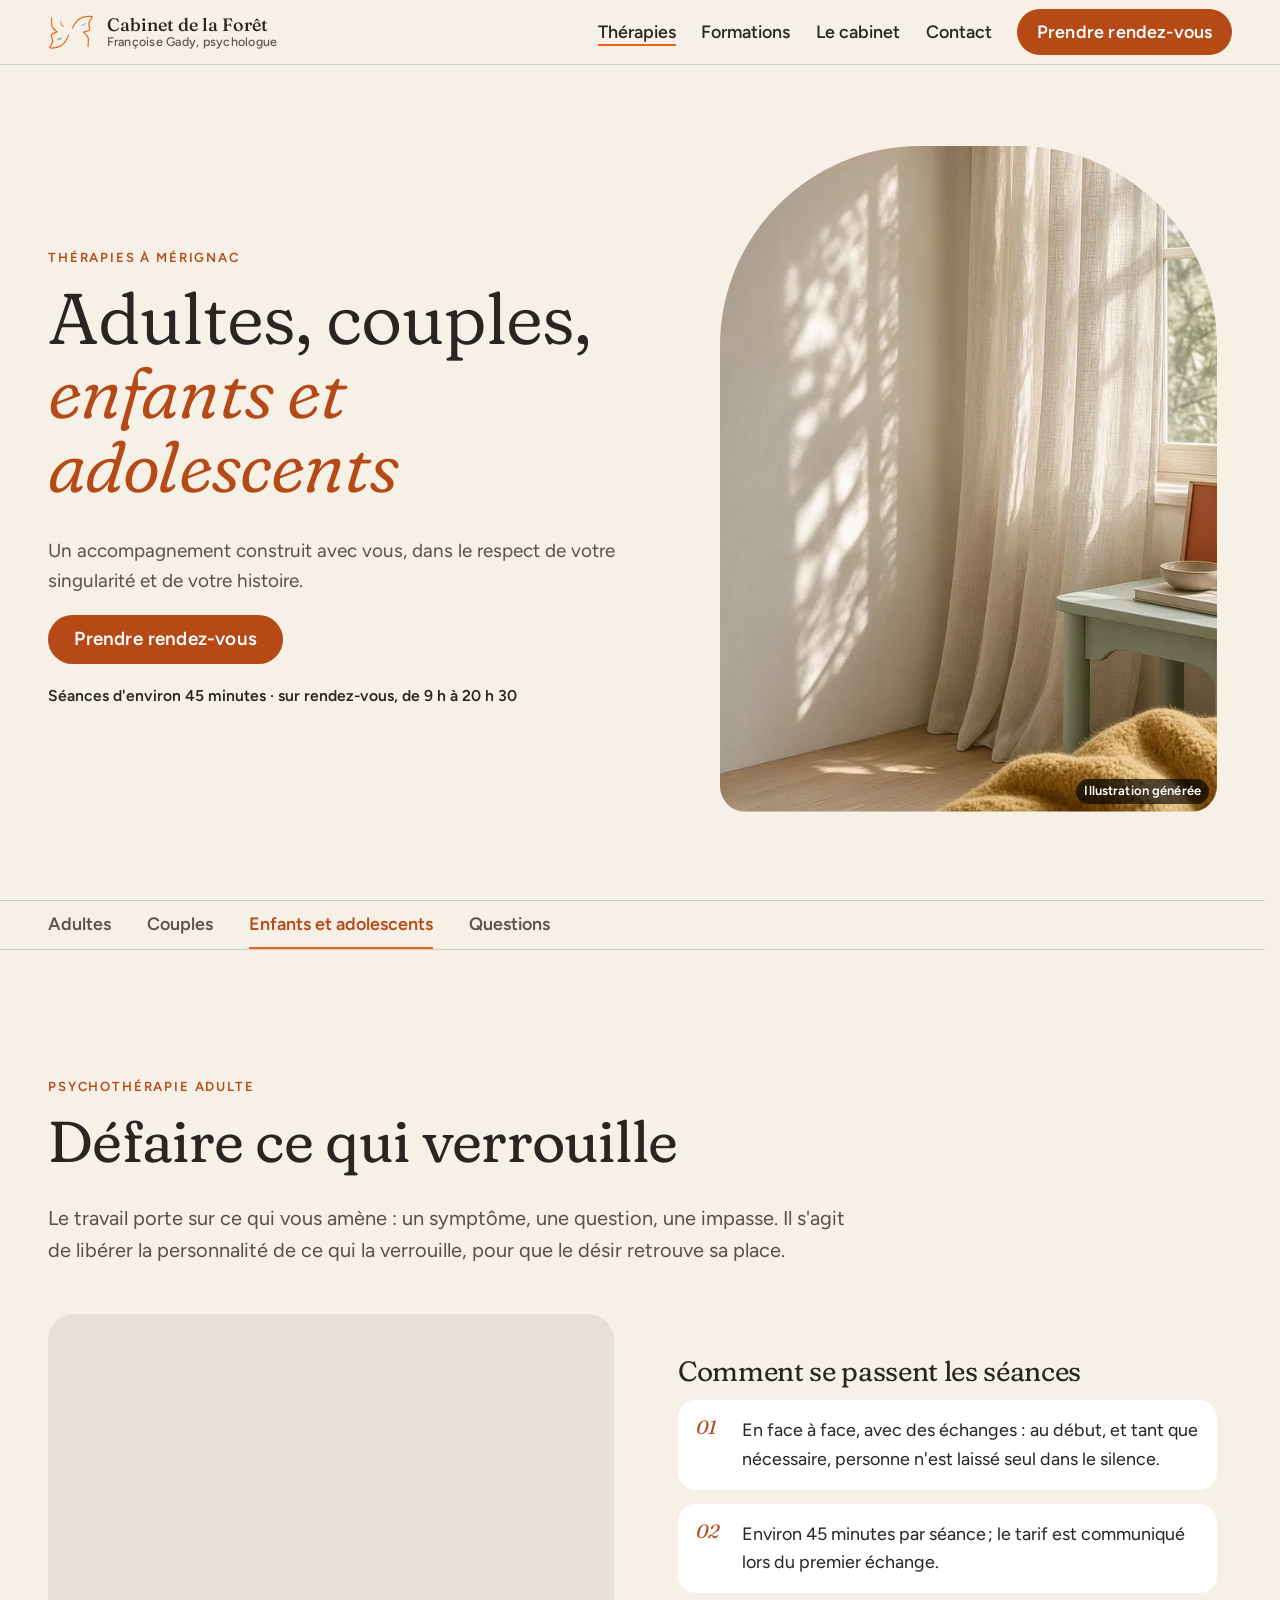
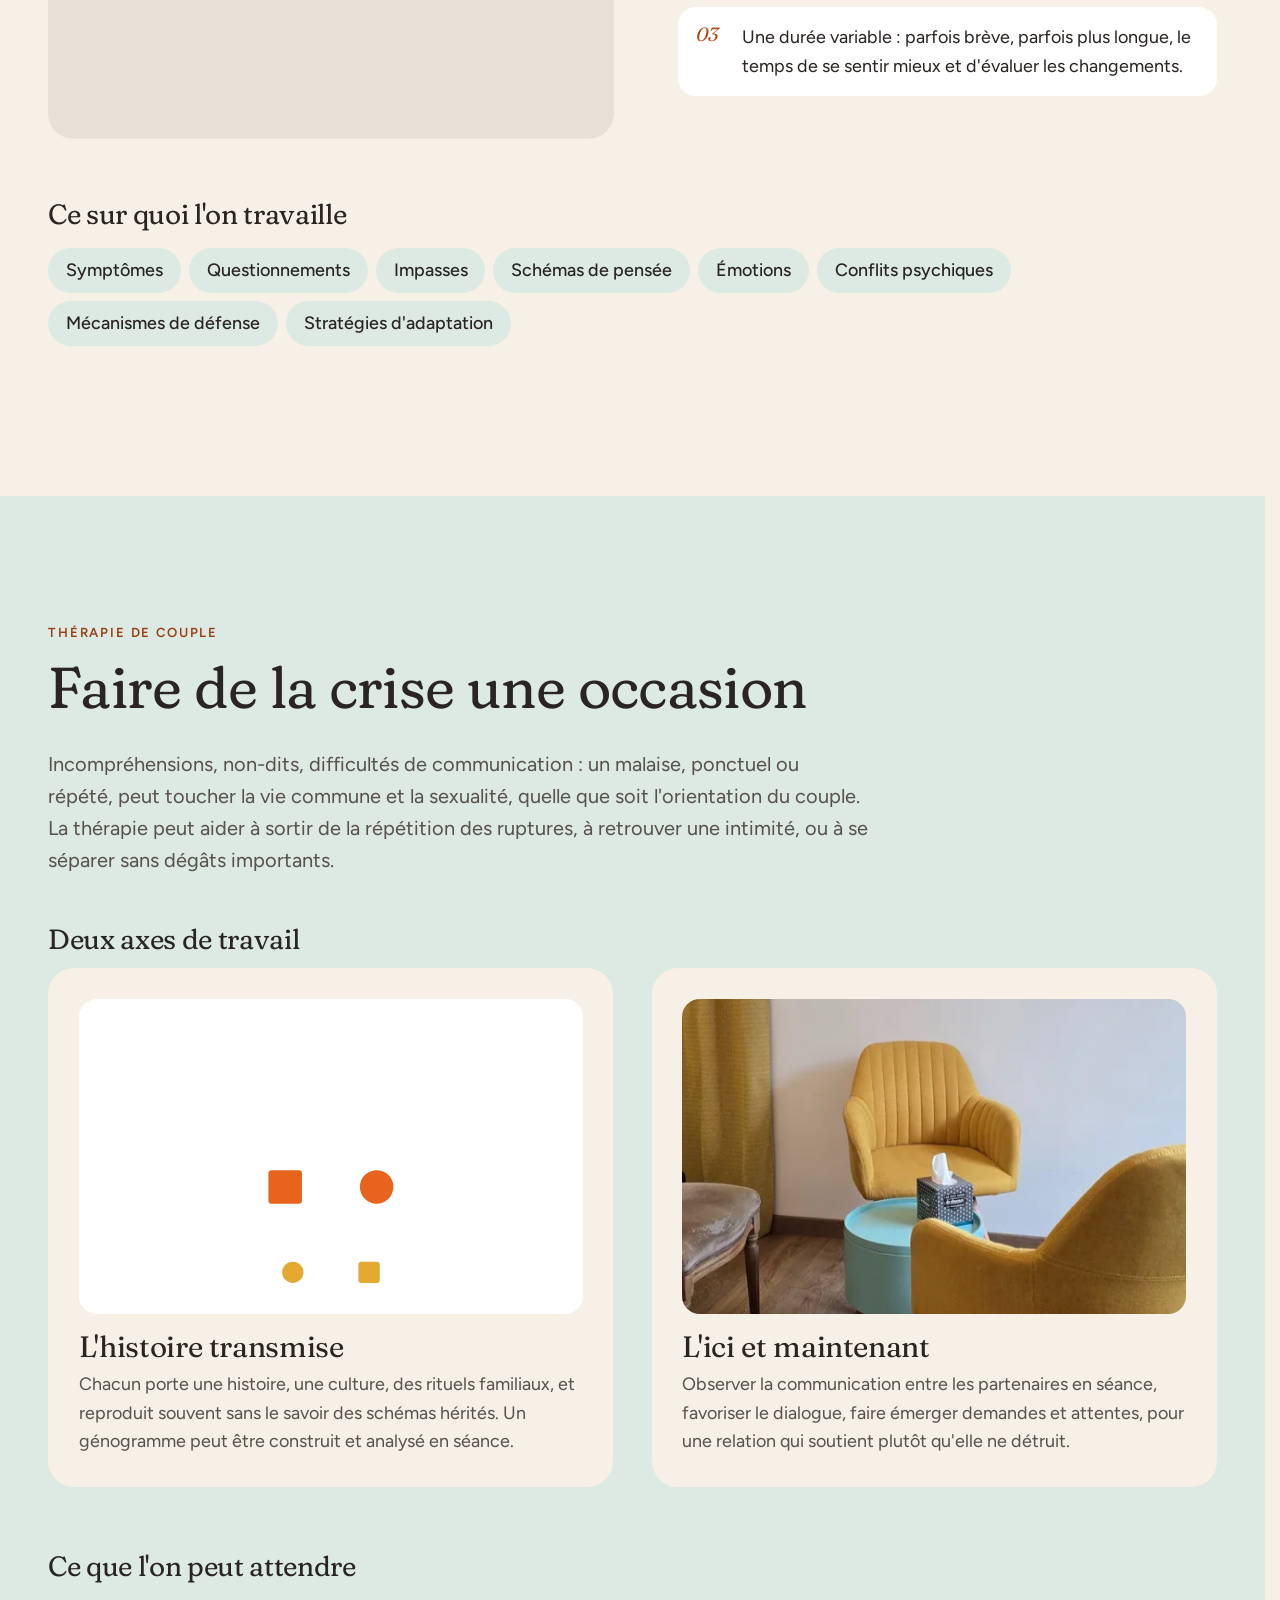
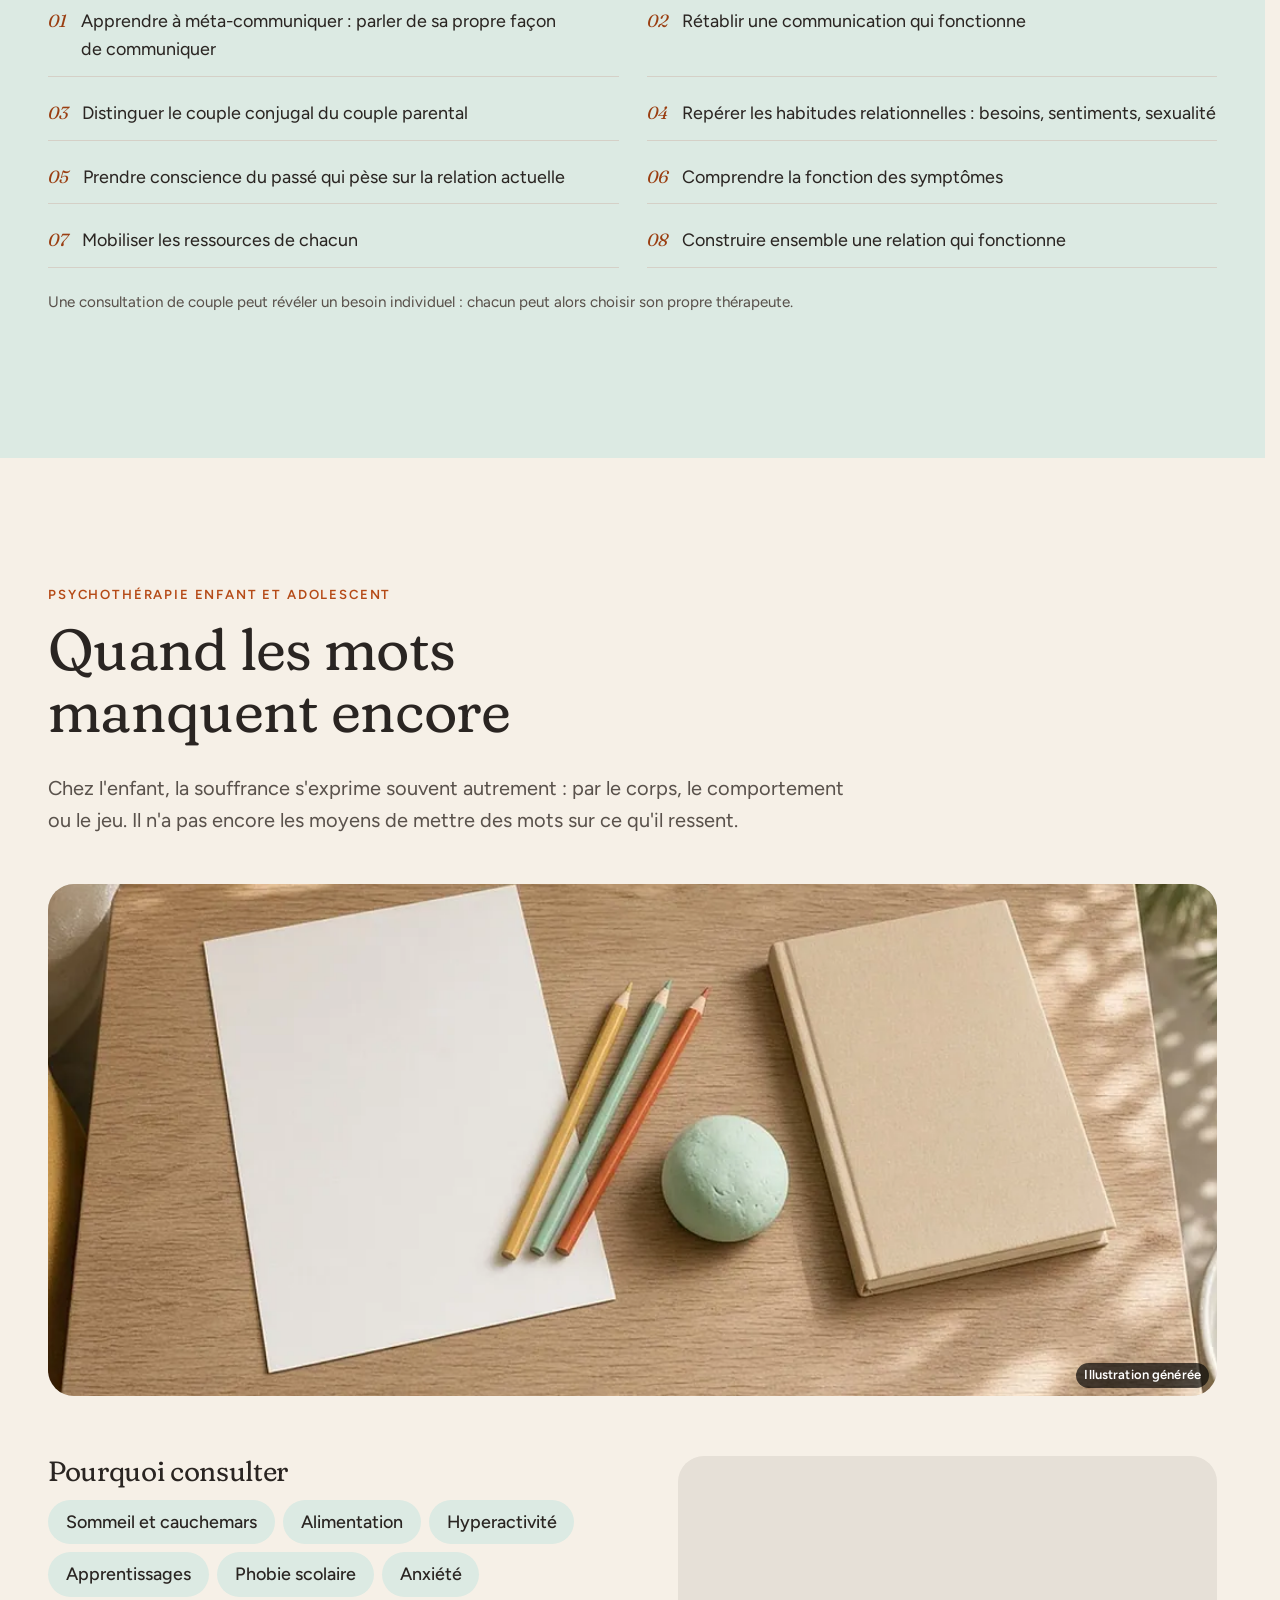
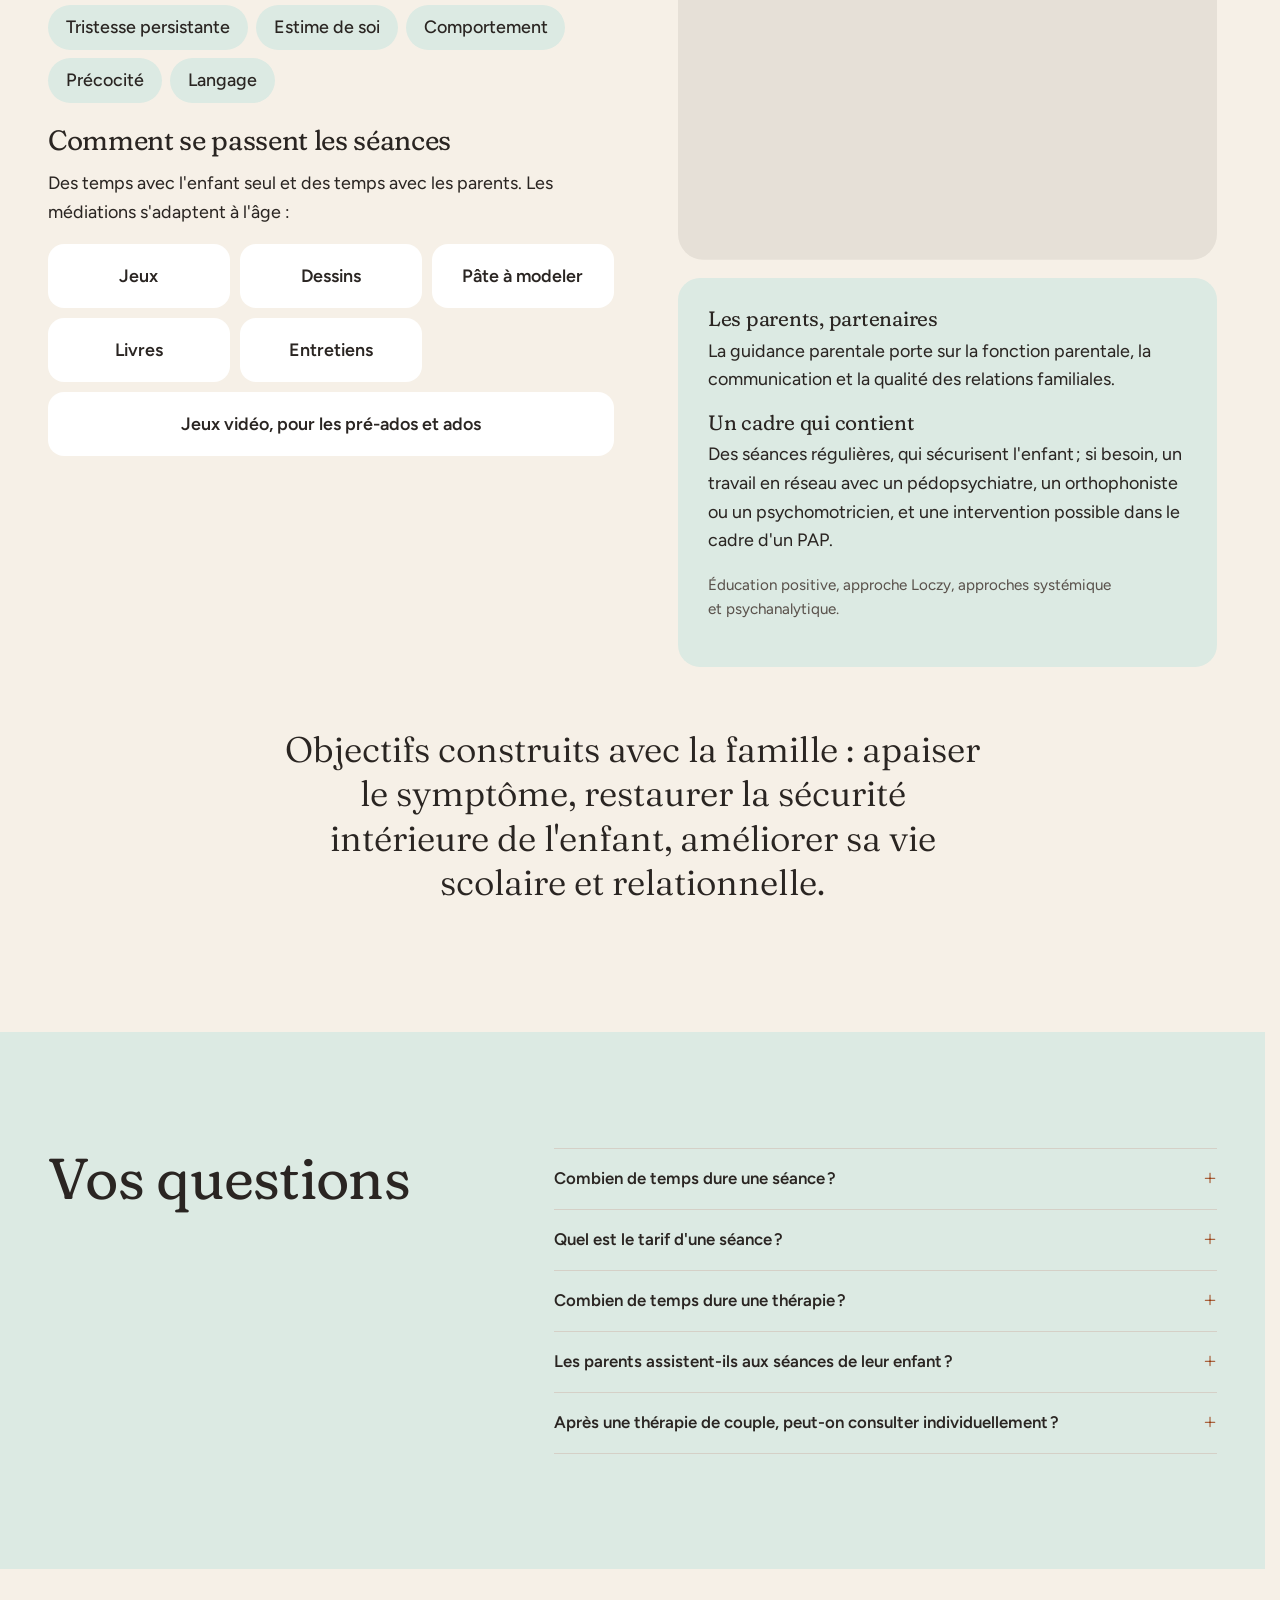
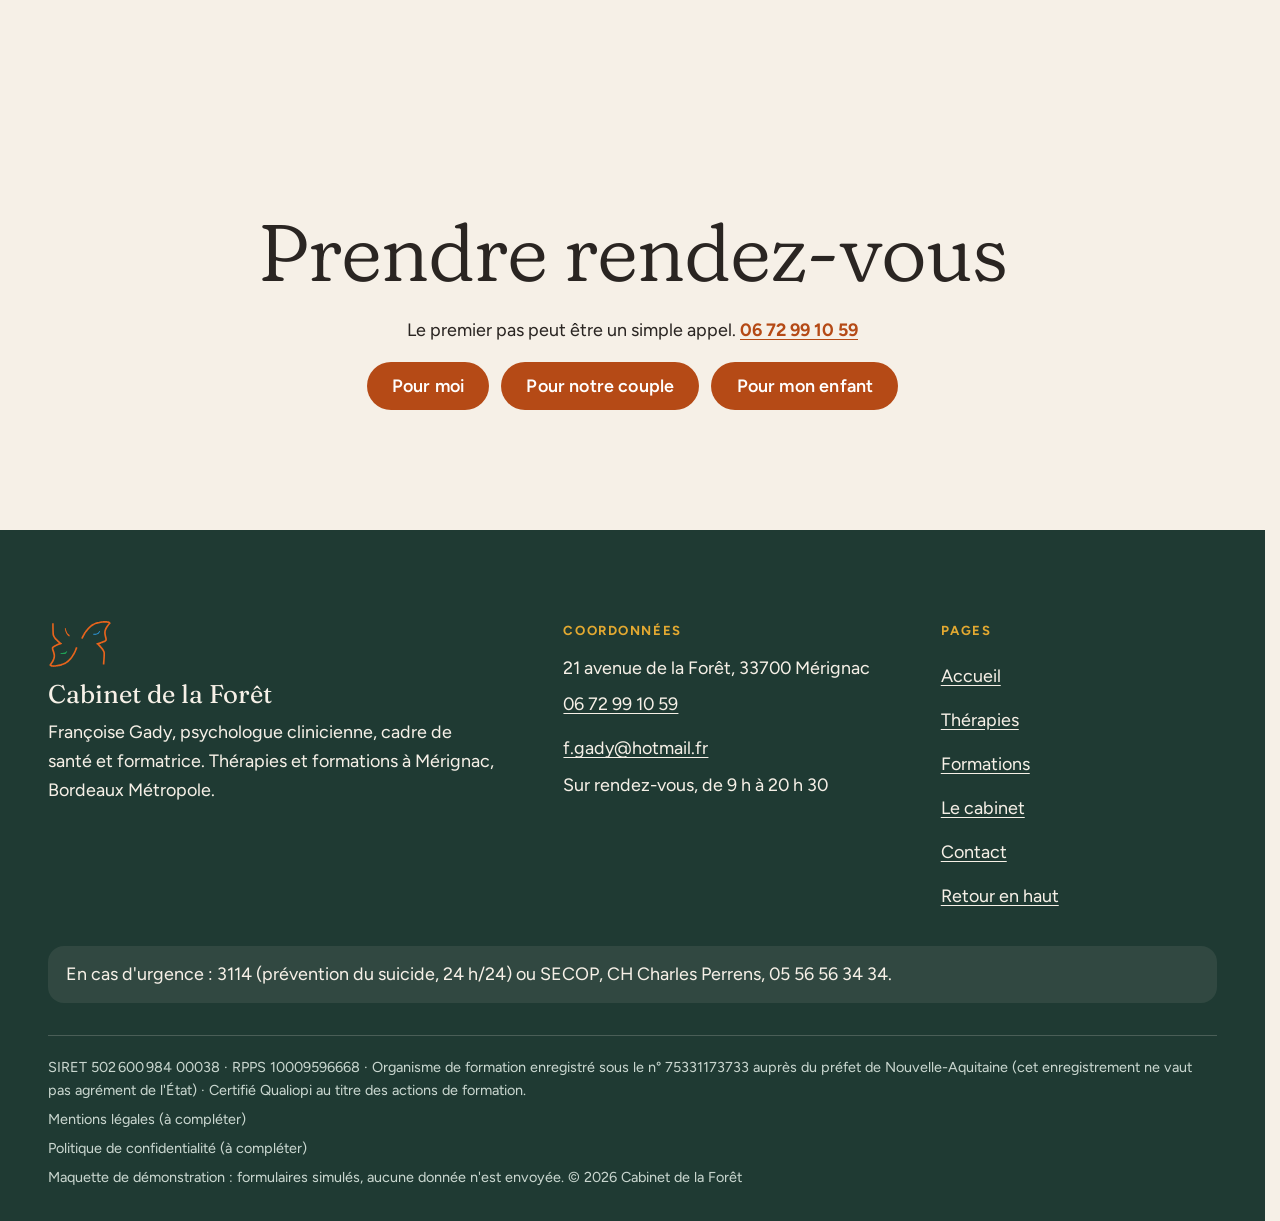
<file: therapies.html>
<!doctype html>
<html lang="fr" data-v="2" data-curseur>
<head>
<meta charset="utf-8">
<meta name="viewport" content="width=device-width, initial-scale=1, viewport-fit=cover">
<title>Thérapies adultes, couples, enfants et adolescents à Mérignac · Cabinet de la Forêt</title>
<meta name="description" content="Psychothérapie adulte, thérapie de couple et psychothérapie de l&#39;enfant et de l&#39;adolescent avec Françoise Gady, psychologue clinicienne à Mérignac.">
<meta name="robots" content="noindex, nofollow">
<link rel="canonical" href="https://psychologuemerignac-maquette.vercel.app/therapies">
<style>:root{--fond:#F6F0E7;--texte:#2A2522;--voile-fond:#1F3A33;--ouverture-fond:#EFE6D8;--menu-fond:#F6F0E7}:root { --entete-h: 72px; --barres-h: 0px; } html { background: var(--fond); color: var(--texte); scrollbar-gutter: stable; } body { margin: 0; background: var(--fond); } html.js:not(.secours):not([data-arrivee="retour"]) [data-anime] { opacity: 0; } html.js:not(.secours):not([data-arrivee="retour"]) [data-anime].vu { opacity: 1; } [data-voile] { position: fixed; inset: 0; z-index: 900; background: var(--voile-fond); transform: translateY(100%); visibility: hidden; pointer-events: none; } html[data-arrivee="voile"]:not(.voile-leve):not(.secours) [data-voile] { transform: none; visibility: visible; } html.secours [data-voile] { visibility: hidden !important; } .ouverture-panneau { position: fixed; inset: 0; z-index: 850; display: none; place-content: center; justify-items: center; background: var(--ouverture-fond, var(--voile-fond)); color: var(--fond); text-align: center; } html.js[data-arrivee="intro"]:not(.secours):not(.intro-finie) .ouverture-panneau { display: grid; } html.defilement-bloque, html.defilement-bloque body, html.js[data-arrivee="intro"]:not(.secours):not(.intro-finie), html.js[data-arrivee="intro"]:not(.secours):not(.intro-finie) body, html[data-arrivee="voile"]:not(.voile-leve):not(.secours), html[data-arrivee="voile"]:not(.voile-leve):not(.secours) body { overflow: hidden; } html.js[data-arrivee="intro"]:not(.secours):not(.intro-finie) { background-color: var(--ouverture-fond, var(--voile-fond)); } html[data-arrivee="voile"]:not(.voile-leve):not(.secours) { background-color: var(--voile-fond); }</style>
<script>(function () {
var d = document.documentElement, ss = null, ls = null;
try { ss = window.sessionStorage; ls = window.localStorage; } catch (e) {}
d.classList.add('js');
var nav = performance.getEntriesByType ? performance.getEntriesByType('navigation')[0] : null;
var type = nav ? nav.type : 'navigate';
var depart = null;
try { depart = JSON.parse(ss.getItem('socle:depart') || 'null'); ss.removeItem('socle:depart'); } catch (e) {}
if (depart && !(Date.now() - depart.t < 15000)) depart = null;
var mode = type === 'back_forward' ? 'retour' : type === 'reload' ? 'intro' : depart ? 'voile' : 'intro';
d.setAttribute('data-arrivee', mode);
if (mode === 'voile' && depart.couleur) d.style.setProperty('--voile-fond', depart.couleur);
if (type === 'reload' && 'scrollRestoration' in history) {
history.scrollRestoration = 'manual';
}
try {
var choisie = ls && ls.getItem('socle:langue');
var langue = (d.lang || '').slice(0, 2);
if (choisie && choisie !== langue && type === 'navigate' && !depart) {
var alt = document.querySelector('link[rel="alternate"][hreflang="' + choisie + '"]');
if (alt) location.replace(new URL(alt.href).pathname + location.search + location.hash);
}
} catch (e) {}
setTimeout(function () { if (!d.classList.contains('demarre')) d.classList.add('secours'); }, 2000);
})();</script>
<link rel="preload" href="/assets/polices/fraunces-latin-soft-normal.woff2" as="font" type="font/woff2" crossorigin>
<link rel="stylesheet" href="/assets/css/socle.css?v=2">
<link rel="stylesheet" href="/assets/css/site.css?v=2">
<link rel="modulepreload" href="/assets/js/site.js?v=2">
<link rel="modulepreload" href="/assets/js/socle/index.js?v=2">
<script src="/assets/vendor/gsap.min.js" defer></script>
<script src="/assets/vendor/ScrollTrigger.min.js" defer></script>
<script src="/assets/vendor/SplitText.min.js" defer></script>
<script type="module" src="/assets/js/site.js?v=2"></script>
<meta name="theme-color" content="#F6F0E7">
<link rel="icon" href="/assets/images/favicon.svg" type="image/svg+xml">
<link rel="apple-touch-icon" href="/assets/images/apple-touch-icon.png">
<meta property="og:type" content="website">
<meta property="og:site_name" content="Cabinet de la Forêt">
<meta property="og:locale" content="fr_FR">
<meta property="og:title" content="Thérapies adultes, couples, enfants et adolescents à Mérignac · Cabinet de la Forêt">
<meta property="og:description" content="Psychothérapie adulte, thérapie de couple et psychothérapie de l&#39;enfant et de l&#39;adolescent avec Françoise Gady, psychologue clinicienne à Mérignac.">
<meta property="og:url" content="https://psychologuemerignac-maquette.vercel.app/therapies">
<meta property="og:image" content="https://psychologuemerignac-maquette.vercel.app/assets/partage/therapies-fr.jpg">
<meta property="og:image:width" content="1200">
<meta property="og:image:height" content="630">
<meta property="og:image:alt" content="Thérapies au Cabinet de la Forêt, rideau de lin dans la lumière du matin">
<meta name="twitter:card" content="summary_large_image">
<script type="application/ld+json">{"@context":"https://schema.org","@type":["LocalBusiness","MedicalBusiness"],"name":"Cabinet de la Forêt — Françoise Gady, psychologue clinicienne","url":"https://psychologuemerignac-maquette.vercel.app/","telephone":"+33672991059","email":"f.gady@hotmail.fr","address":{"@type":"PostalAddress","streetAddress":"21 avenue de la Forêt","postalCode":"33700","addressLocality":"Mérignac","addressCountry":"FR"},"openingHours":"Sur rendez-vous, de 9 h à 20 h 30","founder":{"@type":"Person","name":"Françoise Gady","jobTitle":"Psychologue clinicienne, cadre de santé et formatrice"},"description":"Psychothérapies adultes, couples, enfants et adolescents, et formations pour les équipes du médico-social, à Mérignac (Bordeaux Métropole)."}</script>
</head>
<body id="haut">
<div data-voile data-forme="vague" aria-hidden="true"><svg class="voile-vague voile-vague--haut" viewBox="0 0 1440 120" preserveAspectRatio="none" aria-hidden="true"><path d="M0 120 C 240 20 480 20 720 70 S 1200 130 1440 40 V 120 H 0 Z"/></svg><svg class="voile-vague voile-vague--bas" viewBox="0 0 1440 120" preserveAspectRatio="none" aria-hidden="true"><path d="M0 0 C 240 100 480 100 720 50 S 1200 -10 1440 80 V 0 H 0 Z"/></svg><div class="voile-contenu"><svg class="papillon voile-papillon" viewBox="28 -6 440 330" aria-hidden="true" focusable="false"><g class="aile aile-g"><path class="pap-forme pap-gauche" d="M57.8 17.2C56.2 17.5 57.0 18.0 56.8 18.5C56.5 19.0 56.5 14.0 56.5 20.0C56.5 26.0 56.5 42.4 56.8 54.5C57.0 66.6 57.8 85.3 58.2 92.8C58.7 100.2 59.0 97.0 59.5 99.0C60.0 101.0 60.6 102.7 61.5 104.8C62.4 106.8 63.0 108.3 64.8 111.2C66.5 114.2 69.7 118.9 72.2 122.2C74.8 125.6 77.0 128.0 80.2 131.5C83.5 135.0 88.5 139.9 91.8 143.0C95.0 146.1 98.2 148.4 100.0 150.0C101.8 151.6 101.9 151.9 102.2 152.5C102.6 153.1 102.4 153.2 102.2 153.5C102.1 153.8 104.2 153.1 101.2 154.5C98.3 155.9 88.2 160.0 84.5 161.8C80.8 163.5 80.4 164.1 79.0 164.8C77.6 165.4 78.4 164.5 76.0 165.8C73.6 167.0 67.6 170.0 64.5 172.0C61.4 174.0 59.1 176.0 57.5 177.8C55.9 179.5 55.6 180.9 55.0 182.2C54.4 183.6 54.2 184.1 54.0 185.8C53.8 187.4 53.9 190.2 54.0 192.0C54.1 193.8 54.2 194.0 54.8 196.2C55.3 198.5 56.0 201.2 57.2 205.2C58.5 209.3 61.1 215.4 62.5 220.5C63.9 225.6 65.2 231.6 65.8 235.8C66.3 239.9 66.0 242.6 65.8 245.5C65.5 248.4 64.3 251.5 64.0 253.0C63.7 254.5 65.0 252.0 64.0 254.8C63.0 257.5 60.2 265.3 58.2 269.8C56.2 274.2 53.6 278.8 52.0 281.5C50.4 284.2 49.6 284.5 48.5 286.2C47.4 288.0 47.0 289.2 45.2 291.8C43.5 294.3 39.0 299.6 37.8 301.5C36.5 303.4 37.4 302.8 37.5 303.2C37.6 303.8 38.0 303.9 38.2 304.5C38.5 305.1 38.1 306.0 38.8 307.0C39.4 308.0 40.6 309.6 42.2 310.8C43.9 311.9 46.5 313.2 48.5 314.0C50.5 314.8 52.4 315.1 54.2 315.5C56.1 315.9 56.8 316.1 59.8 316.2C62.7 316.4 67.2 316.5 71.8 316.2C76.3 316.0 84.5 314.9 87.2 314.5C90.0 314.1 86.2 314.4 88.2 314.0C90.2 313.6 93.2 313.5 99.2 312.2C105.2 311.0 119.3 307.6 124.2 306.2C129.2 304.9 127.3 304.8 128.8 304.2C130.2 303.8 130.6 304.1 133.0 303.2C135.4 302.4 141.3 299.9 143.2 299.0C145.2 298.1 143.5 298.5 144.5 298.0C145.5 297.5 147.0 297.1 149.0 296.0C151.0 294.9 154.9 292.3 156.5 291.2C158.1 290.2 158.0 289.8 158.5 289.5C159.0 289.2 158.9 289.8 159.2 289.5C159.6 289.2 159.7 288.6 160.5 288.0C161.3 287.4 162.2 287.3 164.0 286.0C165.8 284.7 168.2 282.8 171.0 280.2C173.8 277.8 177.3 274.6 180.8 271.0C184.2 267.4 188.6 262.2 191.5 258.8C194.4 255.3 195.7 253.6 198.0 250.2C200.3 246.9 203.6 241.0 205.2 238.5C206.9 236.0 207.0 236.5 207.8 235.2C208.5 234.0 209.6 232.0 210.0 231.2C210.4 230.5 209.5 231.4 210.0 230.5C210.5 229.6 212.3 227.3 213.0 226.0C213.7 224.7 213.6 223.8 214.2 222.5C214.9 221.2 216.5 219.0 217.0 218.0C217.5 217.0 216.7 217.9 217.2 216.8C217.8 215.6 219.1 214.0 220.2 211.2C221.4 208.5 223.3 202.8 224.2 200.5C225.2 198.2 225.5 198.6 226.0 197.2C226.5 195.9 227.0 193.5 227.5 192.2C228.0 191.0 228.3 191.2 228.8 190.0C229.2 188.8 230.0 186.0 230.0 184.8C230.0 183.5 229.2 183.0 228.5 182.5C227.8 182.0 226.8 181.8 225.5 181.5C224.2 181.2 221.8 180.7 220.8 180.8C219.8 180.8 220.8 178.8 219.5 181.8C218.2 184.8 215.5 193.3 213.2 198.8C211.0 204.2 208.9 209.0 206.2 214.2C203.6 219.5 199.5 226.5 197.5 230.0C195.5 233.5 195.1 234.0 194.2 235.2C193.4 236.5 192.9 236.6 192.5 237.2C192.1 237.9 192.9 237.5 191.8 239.2C190.6 241.0 188.4 244.3 185.5 248.0C182.6 251.7 178.4 257.1 174.5 261.2C170.6 265.4 166.1 269.5 162.0 273.0C157.9 276.5 153.7 279.7 149.8 282.2C145.8 284.8 142.2 286.7 138.5 288.5C134.8 290.3 130.8 292.1 127.5 293.2C124.2 294.4 120.4 295.0 118.8 295.5C117.1 296.0 119.3 295.8 117.5 296.2C115.7 296.7 110.5 297.6 107.8 298.2C105.0 298.9 104.5 299.4 100.8 300.2C97.0 301.1 89.6 302.5 85.0 303.2C80.4 304.0 77.7 304.3 73.2 304.5C68.8 304.7 61.6 304.7 58.2 304.5C54.9 304.3 54.0 303.6 53.0 303.2C52.0 302.9 52.5 303.0 52.5 302.5C52.5 302.0 51.2 303.1 52.8 300.5C54.3 297.9 59.8 290.3 62.0 286.8C64.2 283.2 65.4 281.0 66.2 279.2C67.1 277.5 66.6 277.7 67.2 276.2C67.9 274.8 69.0 274.0 70.2 270.8C71.5 267.5 73.9 260.9 75.0 257.0C76.1 253.1 76.5 251.4 76.8 247.2C77.0 243.1 77.2 237.0 76.8 232.2C76.2 227.5 75.0 223.1 73.8 218.5C72.5 213.9 70.3 207.6 69.2 204.5C68.2 201.4 67.9 202.2 67.2 199.8C66.6 197.3 65.6 192.0 65.2 190.0C64.9 188.0 65.1 188.5 65.2 187.8C65.4 187.0 65.3 186.4 66.0 185.5C66.7 184.6 67.3 183.9 69.5 182.5C71.7 181.1 77.4 178.3 79.2 177.2C81.1 176.2 78.2 177.2 80.8 176.0C83.3 174.8 91.3 171.1 94.5 169.8C97.7 168.4 98.0 168.6 100.0 167.8C102.0 166.9 102.8 166.0 106.5 164.5C110.2 163.0 119.1 160.0 122.0 158.8C124.9 157.5 123.6 157.7 124.0 157.2C124.4 156.8 124.2 156.7 124.2 156.2C124.2 155.8 125.9 156.2 124.0 154.5C122.1 152.8 117.3 149.8 113.0 146.2C108.7 142.7 102.5 137.4 98.0 133.2C93.5 129.1 89.7 125.1 86.2 121.2C82.8 117.4 79.8 113.6 77.5 110.2C75.2 106.9 73.5 103.7 72.2 101.0C71.0 98.3 70.6 98.3 70.0 94.0C69.4 89.7 68.9 86.2 68.5 75.2C68.1 64.3 67.6 37.7 67.5 28.5C67.4 19.3 68.0 21.9 67.8 20.0C67.5 18.1 67.9 17.7 66.2 17.2C64.6 16.8 59.3 17.0 57.8 17.2Z" fill="var(--pap-orange, #E8641C)"/><path class="pap-forme pap-petit" d="M146.0 48.8C145.4 48.9 145.3 49.2 145.0 49.8C144.7 50.3 144.4 50.9 144.2 52.0C144.1 53.1 144.1 55.4 144.2 56.5C144.4 57.6 144.8 57.8 145.0 58.8C145.2 59.7 144.3 58.8 145.2 62.0C146.2 65.2 148.8 73.2 150.5 77.8C152.2 82.2 154.1 86.0 155.8 89.0C157.4 92.0 158.1 92.9 160.2 95.5C162.4 98.1 166.7 102.6 168.8 104.5C170.8 106.4 171.6 106.7 172.8 107.0C173.9 107.3 174.8 107.1 175.5 106.5C176.2 105.9 176.7 105.0 176.8 103.5C176.8 102.0 176.5 99.1 176.0 97.8C175.5 96.4 174.9 96.1 174.0 95.2C173.1 94.4 171.8 93.3 170.5 92.5C169.2 91.7 167.5 91.0 166.5 90.2C165.5 89.5 165.1 89.0 164.2 88.0C163.4 87.0 162.5 85.6 161.5 84.0C160.5 82.4 159.3 80.3 158.5 78.5C157.7 76.7 157.1 74.4 156.5 73.0C155.9 71.6 155.5 71.6 155.0 70.2C154.5 68.9 153.9 66.0 153.5 64.8C153.1 63.5 153.2 65.4 152.5 63.0C151.8 60.6 150.2 52.9 149.5 50.5C148.8 48.1 149.1 49.0 148.5 48.8C147.9 48.5 146.6 48.6 146.0 48.8Z" fill="var(--pap-orange, #E8641C)"/><path class="pap-forme pap-vert" d="M159.5 210.0C159.3 209.4 158.7 208.8 158.0 208.5C157.3 208.2 156.9 207.5 155.5 208.5C154.1 209.5 151.5 212.8 149.5 214.2C147.5 215.7 146.7 216.0 143.8 217.0C140.8 218.0 134.9 219.5 132.0 220.0C129.1 220.5 128.3 220.0 126.5 220.2C124.7 220.5 122.6 221.1 121.0 221.2C119.4 221.4 118.0 221.1 116.8 221.2C115.5 221.4 114.3 222.0 113.8 222.2C113.2 222.5 113.3 222.4 113.2 222.8C113.2 223.1 112.9 223.6 113.2 224.2C113.6 224.9 114.6 226.0 115.5 226.5C116.4 227.0 113.8 227.1 118.8 227.2C123.7 227.4 140.2 227.5 145.0 227.5C149.8 227.5 147.0 227.2 147.8 227.0C148.5 226.8 149.1 226.7 149.8 226.2C150.4 225.8 150.4 225.9 151.5 224.5C152.6 223.1 155.0 219.8 156.2 217.8C157.5 215.7 158.7 213.3 159.2 212.0C159.8 210.7 159.7 210.6 159.5 210.0Z" fill="var(--pap-vert, #1FA055)"/></g><g class="aile aile-d"><path class="pap-forme pap-droite" d="M431.8 1.5C428.0 1.4 415.2 1.4 410.8 1.5C406.2 1.6 406.5 2.1 404.8 2.2C403.0 2.4 401.6 2.1 400.5 2.2C399.4 2.4 399.6 2.8 398.2 3.0C396.9 3.2 393.8 3.1 392.5 3.2C391.2 3.4 391.6 3.8 390.2 4.0C388.9 4.2 385.8 4.3 384.5 4.5C383.2 4.7 385.5 4.8 382.8 5.2C380.0 5.8 372.7 6.5 368.2 7.5C363.8 8.5 358.8 10.7 356.2 11.5C353.7 12.3 356.0 10.8 352.8 12.2C349.5 13.7 339.7 18.5 336.8 20.0C333.8 21.5 336.0 20.9 335.0 21.5C334.0 22.1 333.7 21.8 330.8 23.8C327.8 25.7 321.6 30.0 317.5 33.2C313.4 36.5 309.8 40.1 306.2 43.5C302.8 46.9 299.5 50.4 296.5 53.8C293.5 57.1 291.7 59.1 288.2 63.8C284.8 68.4 277.9 78.5 275.8 81.8C273.6 85.0 275.6 82.8 275.2 83.2C274.9 83.8 274.4 83.7 273.8 84.8C273.1 85.8 272.5 87.7 271.5 89.5C270.5 91.3 268.8 93.6 267.8 95.5C266.7 97.4 266.0 99.5 265.2 101.0C264.5 102.5 264.3 101.8 263.0 104.5C261.7 107.2 258.2 115.1 257.2 117.5C256.3 119.9 257.0 118.4 257.2 119.0C257.5 119.6 257.6 120.5 258.8 121.2C259.9 122.0 262.9 123.0 264.2 123.2C265.6 123.5 266.0 123.0 266.8 122.5C267.5 122.0 267.5 122.0 268.5 120.0C269.5 118.0 271.4 112.7 272.5 110.5C273.6 108.3 274.2 108.2 275.0 106.8C275.8 105.3 276.0 104.0 277.2 101.8C278.5 99.5 279.9 96.8 282.2 93.0C284.6 89.2 288.3 83.3 291.5 78.8C294.7 74.2 298.4 69.3 301.5 65.5C304.6 61.7 307.0 59.1 310.2 55.8C313.5 52.4 317.4 48.5 321.0 45.2C324.6 42.0 327.5 39.5 332.0 36.5C336.5 33.5 343.0 29.5 347.8 27.0C352.5 24.5 356.8 23.0 360.2 21.8C363.7 20.5 364.4 20.2 368.5 19.2C372.6 18.3 380.7 16.7 384.8 16.0C388.8 15.3 391.2 15.5 393.0 15.2C394.8 15.0 392.8 14.8 395.5 14.5C398.2 14.2 406.3 13.8 409.2 13.5C412.2 13.2 409.8 12.9 413.2 12.8C416.8 12.6 427.0 12.6 430.2 12.8C433.5 12.9 431.6 13.3 432.8 13.5C433.9 13.7 435.7 13.5 437.2 13.8C438.8 14.0 440.9 14.6 442.0 15.0C443.1 15.4 443.4 15.6 443.8 16.0C444.1 16.4 445.2 15.7 444.0 17.5C442.8 19.3 438.0 24.4 436.2 26.8C434.5 29.1 433.9 30.6 433.2 31.5C432.6 32.4 434.2 29.3 432.5 32.0C430.8 34.7 424.9 44.0 422.8 47.8C420.6 51.5 420.7 51.4 419.5 54.5C418.3 57.6 416.4 63.0 415.5 66.5C414.6 70.0 414.3 72.8 414.0 75.8C413.7 78.8 413.5 80.8 413.8 84.5C414.0 88.2 414.3 92.0 415.5 98.2C416.7 104.5 420.0 116.6 421.0 121.8C422.0 126.9 421.3 127.6 421.2 129.2C421.2 130.9 421.4 130.8 420.5 131.8C419.6 132.7 418.0 133.8 415.8 135.0C413.5 136.2 413.6 136.6 407.2 139.0C400.9 141.4 385.3 147.0 377.8 149.5C370.2 152.0 364.7 153.1 361.8 154.0C358.8 154.9 360.5 154.7 360.2 155.0C360.0 155.3 360.3 155.8 360.2 156.0C360.2 156.2 359.8 156.2 359.8 156.5C359.7 156.8 359.5 157.1 360.0 157.8C360.5 158.4 361.5 159.3 362.5 160.2C363.5 161.2 363.8 161.0 366.2 163.2C368.7 165.5 373.5 169.9 377.2 173.8C381.0 177.6 386.0 183.4 388.5 186.2C391.0 189.1 391.2 190.0 392.0 191.0C392.8 192.0 391.8 189.8 393.5 192.2C395.2 194.7 400.2 201.7 402.5 205.8C404.8 209.8 406.5 213.7 407.5 216.5C408.5 219.3 408.6 218.2 408.8 222.5C408.9 226.8 408.8 234.4 408.5 242.0C408.2 249.6 407.5 260.7 407.0 268.0C406.5 275.3 405.6 281.0 405.2 286.0C404.9 291.0 404.6 295.8 404.8 298.0C404.9 300.2 404.6 299.2 406.2 299.5C407.9 299.8 413.0 300.0 414.5 300.0C416.0 300.0 415.2 300.0 415.5 299.2C415.8 298.5 415.6 304.2 416.2 295.8C416.9 287.3 418.9 259.0 419.5 248.8C420.1 238.5 419.9 238.9 420.0 234.2C420.1 229.6 420.1 223.8 420.0 221.0C419.9 218.2 420.0 219.7 419.5 217.8C419.0 215.8 417.7 211.5 417.0 209.5C416.3 207.5 416.8 208.4 415.2 205.5C413.7 202.6 410.0 196.0 407.5 192.2C405.0 188.5 401.6 185.0 400.2 183.2C398.9 181.5 400.5 183.0 399.5 181.8C398.5 180.5 397.5 179.1 394.5 175.8C391.5 172.4 383.5 164.0 381.2 161.5C379.0 159.0 380.8 161.2 381.2 160.8C381.8 160.3 382.5 159.7 384.2 159.0C386.0 158.3 390.0 157.0 391.5 156.5C393.0 156.0 390.9 157.1 393.5 156.2C396.1 155.4 404.4 152.4 407.2 151.2C410.1 150.1 408.8 150.2 410.5 149.5C412.2 148.8 415.2 147.9 417.2 147.0C419.2 146.1 421.5 144.5 422.5 144.0C423.5 143.5 422.7 144.3 423.2 144.0C423.8 143.7 425.0 143.0 426.0 142.2C427.0 141.5 428.1 140.3 429.0 139.2C429.9 138.2 430.7 137.0 431.2 136.0C431.8 135.0 432.0 134.6 432.2 133.2C432.5 131.9 433.0 130.0 433.0 127.8C433.0 125.5 433.2 124.8 432.2 120.0C431.3 115.2 428.2 104.0 427.2 99.2C426.2 94.5 426.5 93.4 426.2 91.8C426.0 90.1 425.6 92.5 425.5 89.5C425.4 86.5 425.1 77.9 425.5 73.8C425.9 69.6 427.1 66.9 427.8 64.8C428.4 62.6 428.0 63.5 429.2 60.8C430.5 58.0 432.8 52.8 435.2 48.5C437.8 44.2 440.4 40.0 444.2 35.0C448.1 30.0 455.9 21.8 458.2 18.8C460.6 15.7 458.5 17.4 458.5 16.5C458.5 15.6 458.4 14.5 458.0 13.5C457.6 12.5 457.1 11.7 456.0 10.5C454.9 9.3 452.8 7.5 451.2 6.5C449.8 5.5 448.7 5.1 447.0 4.5C445.3 3.9 443.5 3.2 441.2 2.8C439.0 2.3 434.8 2.2 433.2 2.0C431.7 1.8 435.5 1.6 431.8 1.5Z" fill="var(--pap-orange, #E8641C)"/><path class="pap-forme pap-bleu" d="M384.0 70.0C383.8 69.6 383.6 69.0 383.0 69.0C382.4 69.0 381.2 68.7 380.5 69.8C379.8 70.8 380.2 73.0 378.5 75.5C376.8 78.0 371.8 82.8 370.0 84.5C368.2 86.2 368.8 85.3 368.0 85.8C367.2 86.2 365.8 86.8 365.0 87.0C364.2 87.2 364.3 86.8 363.5 87.0C362.7 87.2 362.2 87.7 360.2 88.0C358.2 88.3 354.5 88.8 351.5 89.0C348.5 89.2 344.2 89.0 342.2 89.2C340.3 89.5 340.2 90.1 339.8 90.5C339.2 90.9 339.3 91.1 339.2 91.5C339.2 91.9 339.1 92.5 339.5 93.0C339.9 93.5 338.6 94.5 341.5 94.8C344.4 95.0 353.8 94.9 357.0 94.8C360.2 94.6 359.6 93.9 360.5 93.8C361.4 93.6 360.7 94.4 362.5 93.8C364.3 93.1 368.9 91.2 371.2 90.0C373.6 88.8 374.9 88.1 376.8 86.2C378.6 84.4 381.2 80.8 382.5 78.8C383.8 76.8 384.2 75.5 384.5 74.2C384.8 73.0 384.6 72.0 384.5 71.2C384.4 70.5 384.2 70.4 384.0 70.0Z" fill="var(--pap-bleu, #2E9BE0)"/></g></svg><span data-voile-libelle>Thérapies</span></div></div>
<div class="ouverture-panneau" data-ouverture aria-hidden="true">
  <svg class="papillon ouverture-papillon" viewBox="28 -6 440 330" aria-hidden="true" focusable="false" data-ouverture-objet><defs><mask id="pap-intro-gauche" maskUnits="userSpaceOnUse" x="0" y="-30" width="500" height="380"><path class="pap-trace" data-trait="gauche" d="M62.5 21.5C62.5 30.7 62.0 63.4 62.5 76.5C63.0 89.6 63.2 93.0 65.5 100.0C67.8 107.0 69.8 110.6 76.5 118.5C83.2 126.4 100.2 141.5 105.5 147.5C110.8 153.5 108.1 152.6 108.0 154.5C107.9 156.4 110.4 156.1 105.0 159.0C99.6 161.9 82.1 168.8 75.5 172.0C68.9 175.2 68.0 176.1 65.5 178.0C63.0 179.9 61.4 180.8 60.5 183.5C59.6 186.2 58.5 187.5 60.0 194.5C61.5 201.5 67.7 216.9 69.5 225.5C71.3 234.1 71.1 240.8 71.0 246.0C70.9 251.2 70.3 252.1 69.0 256.5C67.7 260.9 66.5 265.7 63.0 272.5C59.5 279.3 50.8 292.4 48.0 297.5C45.2 302.6 46.5 301.4 46.5 303.0C46.5 304.6 46.5 305.9 48.0 307.0C49.5 308.1 51.2 309.0 55.5 309.5C59.8 310.0 66.9 310.5 74.0 310.0C81.1 309.5 88.2 308.7 98.0 306.5C107.8 304.3 123.9 300.2 133.0 297.0C142.1 293.8 146.1 291.2 152.5 287.0C158.9 282.8 164.5 279.0 171.5 272.0C178.5 265.0 187.3 255.4 194.5 245.0C201.7 234.6 209.8 219.0 214.5 209.5C219.2 200.0 221.7 192.2 223.0 188.0C224.3 183.8 222.6 185.1 222.5 184.5" pathLength="1" fill="none" stroke="#fff" stroke-width="26" stroke-linecap="round" stroke-linejoin="round"/></mask><mask id="pap-intro-petit" maskUnits="userSpaceOnUse" x="0" y="-30" width="500" height="380"><path class="pap-trace" data-trait="petit" d="M147.0 50.5C147.2 52.1 146.3 54.4 148.0 60.0C149.7 65.6 154.7 78.8 157.0 84.0C159.3 89.2 159.2 88.3 162.0 91.5C164.8 94.7 171.6 101.1 173.5 103.0" pathLength="1" fill="none" stroke="#fff" stroke-width="22" stroke-linecap="round" stroke-linejoin="round"/></mask><mask id="pap-intro-vert" maskUnits="userSpaceOnUse" x="0" y="-30" width="500" height="380"><path class="pap-trace" data-trait="vert" d="M114.0 223.0C116.8 223.2 126.1 224.1 131.0 224.0C135.9 223.9 140.5 223.2 143.5 222.5C146.5 221.8 146.8 221.6 149.0 219.5C151.2 217.4 155.2 211.6 156.5 210.0" pathLength="1" fill="none" stroke="#fff" stroke-width="18" stroke-linecap="round" stroke-linejoin="round"/></mask><mask id="pap-intro-droite" maskUnits="userSpaceOnUse" x="0" y="-30" width="500" height="380"><path class="pap-trace" data-trait="droite" d="M262.0 117.5C262.3 117.2 260.8 121.7 264.0 116.0C267.2 110.3 274.9 93.2 281.0 83.5C287.1 73.8 293.8 65.2 300.5 57.5C307.2 49.8 314.0 43.2 321.0 37.5C328.0 31.8 336.5 26.5 342.5 23.0C348.5 19.5 351.9 18.3 357.0 16.5C362.1 14.7 364.3 13.6 373.0 12.0C381.7 10.4 398.5 7.8 409.0 7.0C419.5 6.2 429.5 6.7 436.0 7.5C442.5 8.3 445.8 10.4 448.0 12.0C450.2 13.6 449.1 15.3 449.0 17.0C448.9 18.7 449.5 19.0 447.5 22.0C445.5 25.0 440.2 30.4 437.0 35.0C433.8 39.6 430.8 43.5 428.0 49.5C425.2 55.5 421.3 63.8 420.0 71.0C418.7 78.2 418.9 84.4 420.0 93.0C421.1 101.6 425.7 115.6 426.5 122.5C427.3 129.4 426.1 131.8 425.0 134.5C423.9 137.2 422.2 137.6 420.0 139.0C417.8 140.4 418.7 140.5 412.0 143.0C405.3 145.5 386.2 151.4 380.0 154.0C373.8 156.6 375.3 156.4 375.0 158.5C374.7 160.6 375.2 162.7 378.0 166.5C380.8 170.3 387.7 176.3 392.0 181.5C396.3 186.7 400.5 191.8 404.0 197.5C407.5 203.2 411.3 209.2 413.0 216.0C414.7 222.8 414.4 225.0 414.0 238.0C413.6 251.0 411.1 284.7 410.5 294.0" pathLength="1" fill="none" stroke="#fff" stroke-width="26" stroke-linecap="round" stroke-linejoin="round"/></mask><mask id="pap-intro-bleu" maskUnits="userSpaceOnUse" x="0" y="-30" width="500" height="380"><path class="pap-trace" data-trait="bleu" d="M341.0 91.5C343.3 91.5 350.5 92.0 355.0 91.5C359.5 91.0 364.3 90.2 368.0 88.5C371.7 86.8 374.8 83.8 377.0 81.5C379.2 79.2 380.7 76.2 381.5 74.5C382.3 72.8 381.9 71.6 382.0 71.0" pathLength="1" fill="none" stroke="#fff" stroke-width="18" stroke-linecap="round" stroke-linejoin="round"/></mask></defs><g class="aile aile-g"><path class="pap-forme pap-gauche" d="M57.8 17.2C56.2 17.5 57.0 18.0 56.8 18.5C56.5 19.0 56.5 14.0 56.5 20.0C56.5 26.0 56.5 42.4 56.8 54.5C57.0 66.6 57.8 85.3 58.2 92.8C58.7 100.2 59.0 97.0 59.5 99.0C60.0 101.0 60.6 102.7 61.5 104.8C62.4 106.8 63.0 108.3 64.8 111.2C66.5 114.2 69.7 118.9 72.2 122.2C74.8 125.6 77.0 128.0 80.2 131.5C83.5 135.0 88.5 139.9 91.8 143.0C95.0 146.1 98.2 148.4 100.0 150.0C101.8 151.6 101.9 151.9 102.2 152.5C102.6 153.1 102.4 153.2 102.2 153.5C102.1 153.8 104.2 153.1 101.2 154.5C98.3 155.9 88.2 160.0 84.5 161.8C80.8 163.5 80.4 164.1 79.0 164.8C77.6 165.4 78.4 164.5 76.0 165.8C73.6 167.0 67.6 170.0 64.5 172.0C61.4 174.0 59.1 176.0 57.5 177.8C55.9 179.5 55.6 180.9 55.0 182.2C54.4 183.6 54.2 184.1 54.0 185.8C53.8 187.4 53.9 190.2 54.0 192.0C54.1 193.8 54.2 194.0 54.8 196.2C55.3 198.5 56.0 201.2 57.2 205.2C58.5 209.3 61.1 215.4 62.5 220.5C63.9 225.6 65.2 231.6 65.8 235.8C66.3 239.9 66.0 242.6 65.8 245.5C65.5 248.4 64.3 251.5 64.0 253.0C63.7 254.5 65.0 252.0 64.0 254.8C63.0 257.5 60.2 265.3 58.2 269.8C56.2 274.2 53.6 278.8 52.0 281.5C50.4 284.2 49.6 284.5 48.5 286.2C47.4 288.0 47.0 289.2 45.2 291.8C43.5 294.3 39.0 299.6 37.8 301.5C36.5 303.4 37.4 302.8 37.5 303.2C37.6 303.8 38.0 303.9 38.2 304.5C38.5 305.1 38.1 306.0 38.8 307.0C39.4 308.0 40.6 309.6 42.2 310.8C43.9 311.9 46.5 313.2 48.5 314.0C50.5 314.8 52.4 315.1 54.2 315.5C56.1 315.9 56.8 316.1 59.8 316.2C62.7 316.4 67.2 316.5 71.8 316.2C76.3 316.0 84.5 314.9 87.2 314.5C90.0 314.1 86.2 314.4 88.2 314.0C90.2 313.6 93.2 313.5 99.2 312.2C105.2 311.0 119.3 307.6 124.2 306.2C129.2 304.9 127.3 304.8 128.8 304.2C130.2 303.8 130.6 304.1 133.0 303.2C135.4 302.4 141.3 299.9 143.2 299.0C145.2 298.1 143.5 298.5 144.5 298.0C145.5 297.5 147.0 297.1 149.0 296.0C151.0 294.9 154.9 292.3 156.5 291.2C158.1 290.2 158.0 289.8 158.5 289.5C159.0 289.2 158.9 289.8 159.2 289.5C159.6 289.2 159.7 288.6 160.5 288.0C161.3 287.4 162.2 287.3 164.0 286.0C165.8 284.7 168.2 282.8 171.0 280.2C173.8 277.8 177.3 274.6 180.8 271.0C184.2 267.4 188.6 262.2 191.5 258.8C194.4 255.3 195.7 253.6 198.0 250.2C200.3 246.9 203.6 241.0 205.2 238.5C206.9 236.0 207.0 236.5 207.8 235.2C208.5 234.0 209.6 232.0 210.0 231.2C210.4 230.5 209.5 231.4 210.0 230.5C210.5 229.6 212.3 227.3 213.0 226.0C213.7 224.7 213.6 223.8 214.2 222.5C214.9 221.2 216.5 219.0 217.0 218.0C217.5 217.0 216.7 217.9 217.2 216.8C217.8 215.6 219.1 214.0 220.2 211.2C221.4 208.5 223.3 202.8 224.2 200.5C225.2 198.2 225.5 198.6 226.0 197.2C226.5 195.9 227.0 193.5 227.5 192.2C228.0 191.0 228.3 191.2 228.8 190.0C229.2 188.8 230.0 186.0 230.0 184.8C230.0 183.5 229.2 183.0 228.5 182.5C227.8 182.0 226.8 181.8 225.5 181.5C224.2 181.2 221.8 180.7 220.8 180.8C219.8 180.8 220.8 178.8 219.5 181.8C218.2 184.8 215.5 193.3 213.2 198.8C211.0 204.2 208.9 209.0 206.2 214.2C203.6 219.5 199.5 226.5 197.5 230.0C195.5 233.5 195.1 234.0 194.2 235.2C193.4 236.5 192.9 236.6 192.5 237.2C192.1 237.9 192.9 237.5 191.8 239.2C190.6 241.0 188.4 244.3 185.5 248.0C182.6 251.7 178.4 257.1 174.5 261.2C170.6 265.4 166.1 269.5 162.0 273.0C157.9 276.5 153.7 279.7 149.8 282.2C145.8 284.8 142.2 286.7 138.5 288.5C134.8 290.3 130.8 292.1 127.5 293.2C124.2 294.4 120.4 295.0 118.8 295.5C117.1 296.0 119.3 295.8 117.5 296.2C115.7 296.7 110.5 297.6 107.8 298.2C105.0 298.9 104.5 299.4 100.8 300.2C97.0 301.1 89.6 302.5 85.0 303.2C80.4 304.0 77.7 304.3 73.2 304.5C68.8 304.7 61.6 304.7 58.2 304.5C54.9 304.3 54.0 303.6 53.0 303.2C52.0 302.9 52.5 303.0 52.5 302.5C52.5 302.0 51.2 303.1 52.8 300.5C54.3 297.9 59.8 290.3 62.0 286.8C64.2 283.2 65.4 281.0 66.2 279.2C67.1 277.5 66.6 277.7 67.2 276.2C67.9 274.8 69.0 274.0 70.2 270.8C71.5 267.5 73.9 260.9 75.0 257.0C76.1 253.1 76.5 251.4 76.8 247.2C77.0 243.1 77.2 237.0 76.8 232.2C76.2 227.5 75.0 223.1 73.8 218.5C72.5 213.9 70.3 207.6 69.2 204.5C68.2 201.4 67.9 202.2 67.2 199.8C66.6 197.3 65.6 192.0 65.2 190.0C64.9 188.0 65.1 188.5 65.2 187.8C65.4 187.0 65.3 186.4 66.0 185.5C66.7 184.6 67.3 183.9 69.5 182.5C71.7 181.1 77.4 178.3 79.2 177.2C81.1 176.2 78.2 177.2 80.8 176.0C83.3 174.8 91.3 171.1 94.5 169.8C97.7 168.4 98.0 168.6 100.0 167.8C102.0 166.9 102.8 166.0 106.5 164.5C110.2 163.0 119.1 160.0 122.0 158.8C124.9 157.5 123.6 157.7 124.0 157.2C124.4 156.8 124.2 156.7 124.2 156.2C124.2 155.8 125.9 156.2 124.0 154.5C122.1 152.8 117.3 149.8 113.0 146.2C108.7 142.7 102.5 137.4 98.0 133.2C93.5 129.1 89.7 125.1 86.2 121.2C82.8 117.4 79.8 113.6 77.5 110.2C75.2 106.9 73.5 103.7 72.2 101.0C71.0 98.3 70.6 98.3 70.0 94.0C69.4 89.7 68.9 86.2 68.5 75.2C68.1 64.3 67.6 37.7 67.5 28.5C67.4 19.3 68.0 21.9 67.8 20.0C67.5 18.1 67.9 17.7 66.2 17.2C64.6 16.8 59.3 17.0 57.8 17.2Z" fill="var(--pap-orange, #E8641C)" mask="url(#pap-intro-gauche)"/><path class="pap-forme pap-petit" d="M146.0 48.8C145.4 48.9 145.3 49.2 145.0 49.8C144.7 50.3 144.4 50.9 144.2 52.0C144.1 53.1 144.1 55.4 144.2 56.5C144.4 57.6 144.8 57.8 145.0 58.8C145.2 59.7 144.3 58.8 145.2 62.0C146.2 65.2 148.8 73.2 150.5 77.8C152.2 82.2 154.1 86.0 155.8 89.0C157.4 92.0 158.1 92.9 160.2 95.5C162.4 98.1 166.7 102.6 168.8 104.5C170.8 106.4 171.6 106.7 172.8 107.0C173.9 107.3 174.8 107.1 175.5 106.5C176.2 105.9 176.7 105.0 176.8 103.5C176.8 102.0 176.5 99.1 176.0 97.8C175.5 96.4 174.9 96.1 174.0 95.2C173.1 94.4 171.8 93.3 170.5 92.5C169.2 91.7 167.5 91.0 166.5 90.2C165.5 89.5 165.1 89.0 164.2 88.0C163.4 87.0 162.5 85.6 161.5 84.0C160.5 82.4 159.3 80.3 158.5 78.5C157.7 76.7 157.1 74.4 156.5 73.0C155.9 71.6 155.5 71.6 155.0 70.2C154.5 68.9 153.9 66.0 153.5 64.8C153.1 63.5 153.2 65.4 152.5 63.0C151.8 60.6 150.2 52.9 149.5 50.5C148.8 48.1 149.1 49.0 148.5 48.8C147.9 48.5 146.6 48.6 146.0 48.8Z" fill="var(--pap-orange, #E8641C)" mask="url(#pap-intro-petit)"/><path class="pap-forme pap-vert" d="M159.5 210.0C159.3 209.4 158.7 208.8 158.0 208.5C157.3 208.2 156.9 207.5 155.5 208.5C154.1 209.5 151.5 212.8 149.5 214.2C147.5 215.7 146.7 216.0 143.8 217.0C140.8 218.0 134.9 219.5 132.0 220.0C129.1 220.5 128.3 220.0 126.5 220.2C124.7 220.5 122.6 221.1 121.0 221.2C119.4 221.4 118.0 221.1 116.8 221.2C115.5 221.4 114.3 222.0 113.8 222.2C113.2 222.5 113.3 222.4 113.2 222.8C113.2 223.1 112.9 223.6 113.2 224.2C113.6 224.9 114.6 226.0 115.5 226.5C116.4 227.0 113.8 227.1 118.8 227.2C123.7 227.4 140.2 227.5 145.0 227.5C149.8 227.5 147.0 227.2 147.8 227.0C148.5 226.8 149.1 226.7 149.8 226.2C150.4 225.8 150.4 225.9 151.5 224.5C152.6 223.1 155.0 219.8 156.2 217.8C157.5 215.7 158.7 213.3 159.2 212.0C159.8 210.7 159.7 210.6 159.5 210.0Z" fill="var(--pap-vert, #1FA055)" mask="url(#pap-intro-vert)"/></g><g class="aile aile-d"><path class="pap-forme pap-droite" d="M431.8 1.5C428.0 1.4 415.2 1.4 410.8 1.5C406.2 1.6 406.5 2.1 404.8 2.2C403.0 2.4 401.6 2.1 400.5 2.2C399.4 2.4 399.6 2.8 398.2 3.0C396.9 3.2 393.8 3.1 392.5 3.2C391.2 3.4 391.6 3.8 390.2 4.0C388.9 4.2 385.8 4.3 384.5 4.5C383.2 4.7 385.5 4.8 382.8 5.2C380.0 5.8 372.7 6.5 368.2 7.5C363.8 8.5 358.8 10.7 356.2 11.5C353.7 12.3 356.0 10.8 352.8 12.2C349.5 13.7 339.7 18.5 336.8 20.0C333.8 21.5 336.0 20.9 335.0 21.5C334.0 22.1 333.7 21.8 330.8 23.8C327.8 25.7 321.6 30.0 317.5 33.2C313.4 36.5 309.8 40.1 306.2 43.5C302.8 46.9 299.5 50.4 296.5 53.8C293.5 57.1 291.7 59.1 288.2 63.8C284.8 68.4 277.9 78.5 275.8 81.8C273.6 85.0 275.6 82.8 275.2 83.2C274.9 83.8 274.4 83.7 273.8 84.8C273.1 85.8 272.5 87.7 271.5 89.5C270.5 91.3 268.8 93.6 267.8 95.5C266.7 97.4 266.0 99.5 265.2 101.0C264.5 102.5 264.3 101.8 263.0 104.5C261.7 107.2 258.2 115.1 257.2 117.5C256.3 119.9 257.0 118.4 257.2 119.0C257.5 119.6 257.6 120.5 258.8 121.2C259.9 122.0 262.9 123.0 264.2 123.2C265.6 123.5 266.0 123.0 266.8 122.5C267.5 122.0 267.5 122.0 268.5 120.0C269.5 118.0 271.4 112.7 272.5 110.5C273.6 108.3 274.2 108.2 275.0 106.8C275.8 105.3 276.0 104.0 277.2 101.8C278.5 99.5 279.9 96.8 282.2 93.0C284.6 89.2 288.3 83.3 291.5 78.8C294.7 74.2 298.4 69.3 301.5 65.5C304.6 61.7 307.0 59.1 310.2 55.8C313.5 52.4 317.4 48.5 321.0 45.2C324.6 42.0 327.5 39.5 332.0 36.5C336.5 33.5 343.0 29.5 347.8 27.0C352.5 24.5 356.8 23.0 360.2 21.8C363.7 20.5 364.4 20.2 368.5 19.2C372.6 18.3 380.7 16.7 384.8 16.0C388.8 15.3 391.2 15.5 393.0 15.2C394.8 15.0 392.8 14.8 395.5 14.5C398.2 14.2 406.3 13.8 409.2 13.5C412.2 13.2 409.8 12.9 413.2 12.8C416.8 12.6 427.0 12.6 430.2 12.8C433.5 12.9 431.6 13.3 432.8 13.5C433.9 13.7 435.7 13.5 437.2 13.8C438.8 14.0 440.9 14.6 442.0 15.0C443.1 15.4 443.4 15.6 443.8 16.0C444.1 16.4 445.2 15.7 444.0 17.5C442.8 19.3 438.0 24.4 436.2 26.8C434.5 29.1 433.9 30.6 433.2 31.5C432.6 32.4 434.2 29.3 432.5 32.0C430.8 34.7 424.9 44.0 422.8 47.8C420.6 51.5 420.7 51.4 419.5 54.5C418.3 57.6 416.4 63.0 415.5 66.5C414.6 70.0 414.3 72.8 414.0 75.8C413.7 78.8 413.5 80.8 413.8 84.5C414.0 88.2 414.3 92.0 415.5 98.2C416.7 104.5 420.0 116.6 421.0 121.8C422.0 126.9 421.3 127.6 421.2 129.2C421.2 130.9 421.4 130.8 420.5 131.8C419.6 132.7 418.0 133.8 415.8 135.0C413.5 136.2 413.6 136.6 407.2 139.0C400.9 141.4 385.3 147.0 377.8 149.5C370.2 152.0 364.7 153.1 361.8 154.0C358.8 154.9 360.5 154.7 360.2 155.0C360.0 155.3 360.3 155.8 360.2 156.0C360.2 156.2 359.8 156.2 359.8 156.5C359.7 156.8 359.5 157.1 360.0 157.8C360.5 158.4 361.5 159.3 362.5 160.2C363.5 161.2 363.8 161.0 366.2 163.2C368.7 165.5 373.5 169.9 377.2 173.8C381.0 177.6 386.0 183.4 388.5 186.2C391.0 189.1 391.2 190.0 392.0 191.0C392.8 192.0 391.8 189.8 393.5 192.2C395.2 194.7 400.2 201.7 402.5 205.8C404.8 209.8 406.5 213.7 407.5 216.5C408.5 219.3 408.6 218.2 408.8 222.5C408.9 226.8 408.8 234.4 408.5 242.0C408.2 249.6 407.5 260.7 407.0 268.0C406.5 275.3 405.6 281.0 405.2 286.0C404.9 291.0 404.6 295.8 404.8 298.0C404.9 300.2 404.6 299.2 406.2 299.5C407.9 299.8 413.0 300.0 414.5 300.0C416.0 300.0 415.2 300.0 415.5 299.2C415.8 298.5 415.6 304.2 416.2 295.8C416.9 287.3 418.9 259.0 419.5 248.8C420.1 238.5 419.9 238.9 420.0 234.2C420.1 229.6 420.1 223.8 420.0 221.0C419.9 218.2 420.0 219.7 419.5 217.8C419.0 215.8 417.7 211.5 417.0 209.5C416.3 207.5 416.8 208.4 415.2 205.5C413.7 202.6 410.0 196.0 407.5 192.2C405.0 188.5 401.6 185.0 400.2 183.2C398.9 181.5 400.5 183.0 399.5 181.8C398.5 180.5 397.5 179.1 394.5 175.8C391.5 172.4 383.5 164.0 381.2 161.5C379.0 159.0 380.8 161.2 381.2 160.8C381.8 160.3 382.5 159.7 384.2 159.0C386.0 158.3 390.0 157.0 391.5 156.5C393.0 156.0 390.9 157.1 393.5 156.2C396.1 155.4 404.4 152.4 407.2 151.2C410.1 150.1 408.8 150.2 410.5 149.5C412.2 148.8 415.2 147.9 417.2 147.0C419.2 146.1 421.5 144.5 422.5 144.0C423.5 143.5 422.7 144.3 423.2 144.0C423.8 143.7 425.0 143.0 426.0 142.2C427.0 141.5 428.1 140.3 429.0 139.2C429.9 138.2 430.7 137.0 431.2 136.0C431.8 135.0 432.0 134.6 432.2 133.2C432.5 131.9 433.0 130.0 433.0 127.8C433.0 125.5 433.2 124.8 432.2 120.0C431.3 115.2 428.2 104.0 427.2 99.2C426.2 94.5 426.5 93.4 426.2 91.8C426.0 90.1 425.6 92.5 425.5 89.5C425.4 86.5 425.1 77.9 425.5 73.8C425.9 69.6 427.1 66.9 427.8 64.8C428.4 62.6 428.0 63.5 429.2 60.8C430.5 58.0 432.8 52.8 435.2 48.5C437.8 44.2 440.4 40.0 444.2 35.0C448.1 30.0 455.9 21.8 458.2 18.8C460.6 15.7 458.5 17.4 458.5 16.5C458.5 15.6 458.4 14.5 458.0 13.5C457.6 12.5 457.1 11.7 456.0 10.5C454.9 9.3 452.8 7.5 451.2 6.5C449.8 5.5 448.7 5.1 447.0 4.5C445.3 3.9 443.5 3.2 441.2 2.8C439.0 2.3 434.8 2.2 433.2 2.0C431.7 1.8 435.5 1.6 431.8 1.5Z" fill="var(--pap-orange, #E8641C)" mask="url(#pap-intro-droite)"/><path class="pap-forme pap-bleu" d="M384.0 70.0C383.8 69.6 383.6 69.0 383.0 69.0C382.4 69.0 381.2 68.7 380.5 69.8C379.8 70.8 380.2 73.0 378.5 75.5C376.8 78.0 371.8 82.8 370.0 84.5C368.2 86.2 368.8 85.3 368.0 85.8C367.2 86.2 365.8 86.8 365.0 87.0C364.2 87.2 364.3 86.8 363.5 87.0C362.7 87.2 362.2 87.7 360.2 88.0C358.2 88.3 354.5 88.8 351.5 89.0C348.5 89.2 344.2 89.0 342.2 89.2C340.3 89.5 340.2 90.1 339.8 90.5C339.2 90.9 339.3 91.1 339.2 91.5C339.2 91.9 339.1 92.5 339.5 93.0C339.9 93.5 338.6 94.5 341.5 94.8C344.4 95.0 353.8 94.9 357.0 94.8C360.2 94.6 359.6 93.9 360.5 93.8C361.4 93.6 360.7 94.4 362.5 93.8C364.3 93.1 368.9 91.2 371.2 90.0C373.6 88.8 374.9 88.1 376.8 86.2C378.6 84.4 381.2 80.8 382.5 78.8C383.8 76.8 384.2 75.5 384.5 74.2C384.8 73.0 384.6 72.0 384.5 71.2C384.4 70.5 384.2 70.4 384.0 70.0Z" fill="var(--pap-bleu, #2E9BE0)" mask="url(#pap-intro-bleu)"/></g></svg>
  <p class="ouverture-nom">Cabinet de la Forêt</p>
  <p class="ouverture-ligne">Former · Soutenir · Inspirer</p>
</div>
<a class="evitement" href="#contenu">Aller au contenu</a>
<header data-entete>
  <div class="entete-rangee">
    <a class="entete-logo" href="/" aria-label="Cabinet de la Forêt, accueil" data-libelle="Accueil">
      <svg class="papillon entete-papillon" viewBox="28 -6 440 330" aria-hidden="true" focusable="false"><g class="aile aile-g"><path class="pap-forme pap-gauche" d="M57.8 17.2C56.2 17.5 57.0 18.0 56.8 18.5C56.5 19.0 56.5 14.0 56.5 20.0C56.5 26.0 56.5 42.4 56.8 54.5C57.0 66.6 57.8 85.3 58.2 92.8C58.7 100.2 59.0 97.0 59.5 99.0C60.0 101.0 60.6 102.7 61.5 104.8C62.4 106.8 63.0 108.3 64.8 111.2C66.5 114.2 69.7 118.9 72.2 122.2C74.8 125.6 77.0 128.0 80.2 131.5C83.5 135.0 88.5 139.9 91.8 143.0C95.0 146.1 98.2 148.4 100.0 150.0C101.8 151.6 101.9 151.9 102.2 152.5C102.6 153.1 102.4 153.2 102.2 153.5C102.1 153.8 104.2 153.1 101.2 154.5C98.3 155.9 88.2 160.0 84.5 161.8C80.8 163.5 80.4 164.1 79.0 164.8C77.6 165.4 78.4 164.5 76.0 165.8C73.6 167.0 67.6 170.0 64.5 172.0C61.4 174.0 59.1 176.0 57.5 177.8C55.9 179.5 55.6 180.9 55.0 182.2C54.4 183.6 54.2 184.1 54.0 185.8C53.8 187.4 53.9 190.2 54.0 192.0C54.1 193.8 54.2 194.0 54.8 196.2C55.3 198.5 56.0 201.2 57.2 205.2C58.5 209.3 61.1 215.4 62.5 220.5C63.9 225.6 65.2 231.6 65.8 235.8C66.3 239.9 66.0 242.6 65.8 245.5C65.5 248.4 64.3 251.5 64.0 253.0C63.7 254.5 65.0 252.0 64.0 254.8C63.0 257.5 60.2 265.3 58.2 269.8C56.2 274.2 53.6 278.8 52.0 281.5C50.4 284.2 49.6 284.5 48.5 286.2C47.4 288.0 47.0 289.2 45.2 291.8C43.5 294.3 39.0 299.6 37.8 301.5C36.5 303.4 37.4 302.8 37.5 303.2C37.6 303.8 38.0 303.9 38.2 304.5C38.5 305.1 38.1 306.0 38.8 307.0C39.4 308.0 40.6 309.6 42.2 310.8C43.9 311.9 46.5 313.2 48.5 314.0C50.5 314.8 52.4 315.1 54.2 315.5C56.1 315.9 56.8 316.1 59.8 316.2C62.7 316.4 67.2 316.5 71.8 316.2C76.3 316.0 84.5 314.9 87.2 314.5C90.0 314.1 86.2 314.4 88.2 314.0C90.2 313.6 93.2 313.5 99.2 312.2C105.2 311.0 119.3 307.6 124.2 306.2C129.2 304.9 127.3 304.8 128.8 304.2C130.2 303.8 130.6 304.1 133.0 303.2C135.4 302.4 141.3 299.9 143.2 299.0C145.2 298.1 143.5 298.5 144.5 298.0C145.5 297.5 147.0 297.1 149.0 296.0C151.0 294.9 154.9 292.3 156.5 291.2C158.1 290.2 158.0 289.8 158.5 289.5C159.0 289.2 158.9 289.8 159.2 289.5C159.6 289.2 159.7 288.6 160.5 288.0C161.3 287.4 162.2 287.3 164.0 286.0C165.8 284.7 168.2 282.8 171.0 280.2C173.8 277.8 177.3 274.6 180.8 271.0C184.2 267.4 188.6 262.2 191.5 258.8C194.4 255.3 195.7 253.6 198.0 250.2C200.3 246.9 203.6 241.0 205.2 238.5C206.9 236.0 207.0 236.5 207.8 235.2C208.5 234.0 209.6 232.0 210.0 231.2C210.4 230.5 209.5 231.4 210.0 230.5C210.5 229.6 212.3 227.3 213.0 226.0C213.7 224.7 213.6 223.8 214.2 222.5C214.9 221.2 216.5 219.0 217.0 218.0C217.5 217.0 216.7 217.9 217.2 216.8C217.8 215.6 219.1 214.0 220.2 211.2C221.4 208.5 223.3 202.8 224.2 200.5C225.2 198.2 225.5 198.6 226.0 197.2C226.5 195.9 227.0 193.5 227.5 192.2C228.0 191.0 228.3 191.2 228.8 190.0C229.2 188.8 230.0 186.0 230.0 184.8C230.0 183.5 229.2 183.0 228.5 182.5C227.8 182.0 226.8 181.8 225.5 181.5C224.2 181.2 221.8 180.7 220.8 180.8C219.8 180.8 220.8 178.8 219.5 181.8C218.2 184.8 215.5 193.3 213.2 198.8C211.0 204.2 208.9 209.0 206.2 214.2C203.6 219.5 199.5 226.5 197.5 230.0C195.5 233.5 195.1 234.0 194.2 235.2C193.4 236.5 192.9 236.6 192.5 237.2C192.1 237.9 192.9 237.5 191.8 239.2C190.6 241.0 188.4 244.3 185.5 248.0C182.6 251.7 178.4 257.1 174.5 261.2C170.6 265.4 166.1 269.5 162.0 273.0C157.9 276.5 153.7 279.7 149.8 282.2C145.8 284.8 142.2 286.7 138.5 288.5C134.8 290.3 130.8 292.1 127.5 293.2C124.2 294.4 120.4 295.0 118.8 295.5C117.1 296.0 119.3 295.8 117.5 296.2C115.7 296.7 110.5 297.6 107.8 298.2C105.0 298.9 104.5 299.4 100.8 300.2C97.0 301.1 89.6 302.5 85.0 303.2C80.4 304.0 77.7 304.3 73.2 304.5C68.8 304.7 61.6 304.7 58.2 304.5C54.9 304.3 54.0 303.6 53.0 303.2C52.0 302.9 52.5 303.0 52.5 302.5C52.5 302.0 51.2 303.1 52.8 300.5C54.3 297.9 59.8 290.3 62.0 286.8C64.2 283.2 65.4 281.0 66.2 279.2C67.1 277.5 66.6 277.7 67.2 276.2C67.9 274.8 69.0 274.0 70.2 270.8C71.5 267.5 73.9 260.9 75.0 257.0C76.1 253.1 76.5 251.4 76.8 247.2C77.0 243.1 77.2 237.0 76.8 232.2C76.2 227.5 75.0 223.1 73.8 218.5C72.5 213.9 70.3 207.6 69.2 204.5C68.2 201.4 67.9 202.2 67.2 199.8C66.6 197.3 65.6 192.0 65.2 190.0C64.9 188.0 65.1 188.5 65.2 187.8C65.4 187.0 65.3 186.4 66.0 185.5C66.7 184.6 67.3 183.9 69.5 182.5C71.7 181.1 77.4 178.3 79.2 177.2C81.1 176.2 78.2 177.2 80.8 176.0C83.3 174.8 91.3 171.1 94.5 169.8C97.7 168.4 98.0 168.6 100.0 167.8C102.0 166.9 102.8 166.0 106.5 164.5C110.2 163.0 119.1 160.0 122.0 158.8C124.9 157.5 123.6 157.7 124.0 157.2C124.4 156.8 124.2 156.7 124.2 156.2C124.2 155.8 125.9 156.2 124.0 154.5C122.1 152.8 117.3 149.8 113.0 146.2C108.7 142.7 102.5 137.4 98.0 133.2C93.5 129.1 89.7 125.1 86.2 121.2C82.8 117.4 79.8 113.6 77.5 110.2C75.2 106.9 73.5 103.7 72.2 101.0C71.0 98.3 70.6 98.3 70.0 94.0C69.4 89.7 68.9 86.2 68.5 75.2C68.1 64.3 67.6 37.7 67.5 28.5C67.4 19.3 68.0 21.9 67.8 20.0C67.5 18.1 67.9 17.7 66.2 17.2C64.6 16.8 59.3 17.0 57.8 17.2Z" fill="var(--pap-orange, #E8641C)"/><path class="pap-forme pap-petit" d="M146.0 48.8C145.4 48.9 145.3 49.2 145.0 49.8C144.7 50.3 144.4 50.9 144.2 52.0C144.1 53.1 144.1 55.4 144.2 56.5C144.4 57.6 144.8 57.8 145.0 58.8C145.2 59.7 144.3 58.8 145.2 62.0C146.2 65.2 148.8 73.2 150.5 77.8C152.2 82.2 154.1 86.0 155.8 89.0C157.4 92.0 158.1 92.9 160.2 95.5C162.4 98.1 166.7 102.6 168.8 104.5C170.8 106.4 171.6 106.7 172.8 107.0C173.9 107.3 174.8 107.1 175.5 106.5C176.2 105.9 176.7 105.0 176.8 103.5C176.8 102.0 176.5 99.1 176.0 97.8C175.5 96.4 174.9 96.1 174.0 95.2C173.1 94.4 171.8 93.3 170.5 92.5C169.2 91.7 167.5 91.0 166.5 90.2C165.5 89.5 165.1 89.0 164.2 88.0C163.4 87.0 162.5 85.6 161.5 84.0C160.5 82.4 159.3 80.3 158.5 78.5C157.7 76.7 157.1 74.4 156.5 73.0C155.9 71.6 155.5 71.6 155.0 70.2C154.5 68.9 153.9 66.0 153.5 64.8C153.1 63.5 153.2 65.4 152.5 63.0C151.8 60.6 150.2 52.9 149.5 50.5C148.8 48.1 149.1 49.0 148.5 48.8C147.9 48.5 146.6 48.6 146.0 48.8Z" fill="var(--pap-orange, #E8641C)"/><path class="pap-forme pap-vert" d="M159.5 210.0C159.3 209.4 158.7 208.8 158.0 208.5C157.3 208.2 156.9 207.5 155.5 208.5C154.1 209.5 151.5 212.8 149.5 214.2C147.5 215.7 146.7 216.0 143.8 217.0C140.8 218.0 134.9 219.5 132.0 220.0C129.1 220.5 128.3 220.0 126.5 220.2C124.7 220.5 122.6 221.1 121.0 221.2C119.4 221.4 118.0 221.1 116.8 221.2C115.5 221.4 114.3 222.0 113.8 222.2C113.2 222.5 113.3 222.4 113.2 222.8C113.2 223.1 112.9 223.6 113.2 224.2C113.6 224.9 114.6 226.0 115.5 226.5C116.4 227.0 113.8 227.1 118.8 227.2C123.7 227.4 140.2 227.5 145.0 227.5C149.8 227.5 147.0 227.2 147.8 227.0C148.5 226.8 149.1 226.7 149.8 226.2C150.4 225.8 150.4 225.9 151.5 224.5C152.6 223.1 155.0 219.8 156.2 217.8C157.5 215.7 158.7 213.3 159.2 212.0C159.8 210.7 159.7 210.6 159.5 210.0Z" fill="var(--pap-vert, #1FA055)"/></g><g class="aile aile-d"><path class="pap-forme pap-droite" d="M431.8 1.5C428.0 1.4 415.2 1.4 410.8 1.5C406.2 1.6 406.5 2.1 404.8 2.2C403.0 2.4 401.6 2.1 400.5 2.2C399.4 2.4 399.6 2.8 398.2 3.0C396.9 3.2 393.8 3.1 392.5 3.2C391.2 3.4 391.6 3.8 390.2 4.0C388.9 4.2 385.8 4.3 384.5 4.5C383.2 4.7 385.5 4.8 382.8 5.2C380.0 5.8 372.7 6.5 368.2 7.5C363.8 8.5 358.8 10.7 356.2 11.5C353.7 12.3 356.0 10.8 352.8 12.2C349.5 13.7 339.7 18.5 336.8 20.0C333.8 21.5 336.0 20.9 335.0 21.5C334.0 22.1 333.7 21.8 330.8 23.8C327.8 25.7 321.6 30.0 317.5 33.2C313.4 36.5 309.8 40.1 306.2 43.5C302.8 46.9 299.5 50.4 296.5 53.8C293.5 57.1 291.7 59.1 288.2 63.8C284.8 68.4 277.9 78.5 275.8 81.8C273.6 85.0 275.6 82.8 275.2 83.2C274.9 83.8 274.4 83.7 273.8 84.8C273.1 85.8 272.5 87.7 271.5 89.5C270.5 91.3 268.8 93.6 267.8 95.5C266.7 97.4 266.0 99.5 265.2 101.0C264.5 102.5 264.3 101.8 263.0 104.5C261.7 107.2 258.2 115.1 257.2 117.5C256.3 119.9 257.0 118.4 257.2 119.0C257.5 119.6 257.6 120.5 258.8 121.2C259.9 122.0 262.9 123.0 264.2 123.2C265.6 123.5 266.0 123.0 266.8 122.5C267.5 122.0 267.5 122.0 268.5 120.0C269.5 118.0 271.4 112.7 272.5 110.5C273.6 108.3 274.2 108.2 275.0 106.8C275.8 105.3 276.0 104.0 277.2 101.8C278.5 99.5 279.9 96.8 282.2 93.0C284.6 89.2 288.3 83.3 291.5 78.8C294.7 74.2 298.4 69.3 301.5 65.5C304.6 61.7 307.0 59.1 310.2 55.8C313.5 52.4 317.4 48.5 321.0 45.2C324.6 42.0 327.5 39.5 332.0 36.5C336.5 33.5 343.0 29.5 347.8 27.0C352.5 24.5 356.8 23.0 360.2 21.8C363.7 20.5 364.4 20.2 368.5 19.2C372.6 18.3 380.7 16.7 384.8 16.0C388.8 15.3 391.2 15.5 393.0 15.2C394.8 15.0 392.8 14.8 395.5 14.5C398.2 14.2 406.3 13.8 409.2 13.5C412.2 13.2 409.8 12.9 413.2 12.8C416.8 12.6 427.0 12.6 430.2 12.8C433.5 12.9 431.6 13.3 432.8 13.5C433.9 13.7 435.7 13.5 437.2 13.8C438.8 14.0 440.9 14.6 442.0 15.0C443.1 15.4 443.4 15.6 443.8 16.0C444.1 16.4 445.2 15.7 444.0 17.5C442.8 19.3 438.0 24.4 436.2 26.8C434.5 29.1 433.9 30.6 433.2 31.5C432.6 32.4 434.2 29.3 432.5 32.0C430.8 34.7 424.9 44.0 422.8 47.8C420.6 51.5 420.7 51.4 419.5 54.5C418.3 57.6 416.4 63.0 415.5 66.5C414.6 70.0 414.3 72.8 414.0 75.8C413.7 78.8 413.5 80.8 413.8 84.5C414.0 88.2 414.3 92.0 415.5 98.2C416.7 104.5 420.0 116.6 421.0 121.8C422.0 126.9 421.3 127.6 421.2 129.2C421.2 130.9 421.4 130.8 420.5 131.8C419.6 132.7 418.0 133.8 415.8 135.0C413.5 136.2 413.6 136.6 407.2 139.0C400.9 141.4 385.3 147.0 377.8 149.5C370.2 152.0 364.7 153.1 361.8 154.0C358.8 154.9 360.5 154.7 360.2 155.0C360.0 155.3 360.3 155.8 360.2 156.0C360.2 156.2 359.8 156.2 359.8 156.5C359.7 156.8 359.5 157.1 360.0 157.8C360.5 158.4 361.5 159.3 362.5 160.2C363.5 161.2 363.8 161.0 366.2 163.2C368.7 165.5 373.5 169.9 377.2 173.8C381.0 177.6 386.0 183.4 388.5 186.2C391.0 189.1 391.2 190.0 392.0 191.0C392.8 192.0 391.8 189.8 393.5 192.2C395.2 194.7 400.2 201.7 402.5 205.8C404.8 209.8 406.5 213.7 407.5 216.5C408.5 219.3 408.6 218.2 408.8 222.5C408.9 226.8 408.8 234.4 408.5 242.0C408.2 249.6 407.5 260.7 407.0 268.0C406.5 275.3 405.6 281.0 405.2 286.0C404.9 291.0 404.6 295.8 404.8 298.0C404.9 300.2 404.6 299.2 406.2 299.5C407.9 299.8 413.0 300.0 414.5 300.0C416.0 300.0 415.2 300.0 415.5 299.2C415.8 298.5 415.6 304.2 416.2 295.8C416.9 287.3 418.9 259.0 419.5 248.8C420.1 238.5 419.9 238.9 420.0 234.2C420.1 229.6 420.1 223.8 420.0 221.0C419.9 218.2 420.0 219.7 419.5 217.8C419.0 215.8 417.7 211.5 417.0 209.5C416.3 207.5 416.8 208.4 415.2 205.5C413.7 202.6 410.0 196.0 407.5 192.2C405.0 188.5 401.6 185.0 400.2 183.2C398.9 181.5 400.5 183.0 399.5 181.8C398.5 180.5 397.5 179.1 394.5 175.8C391.5 172.4 383.5 164.0 381.2 161.5C379.0 159.0 380.8 161.2 381.2 160.8C381.8 160.3 382.5 159.7 384.2 159.0C386.0 158.3 390.0 157.0 391.5 156.5C393.0 156.0 390.9 157.1 393.5 156.2C396.1 155.4 404.4 152.4 407.2 151.2C410.1 150.1 408.8 150.2 410.5 149.5C412.2 148.8 415.2 147.9 417.2 147.0C419.2 146.1 421.5 144.5 422.5 144.0C423.5 143.5 422.7 144.3 423.2 144.0C423.8 143.7 425.0 143.0 426.0 142.2C427.0 141.5 428.1 140.3 429.0 139.2C429.9 138.2 430.7 137.0 431.2 136.0C431.8 135.0 432.0 134.6 432.2 133.2C432.5 131.9 433.0 130.0 433.0 127.8C433.0 125.5 433.2 124.8 432.2 120.0C431.3 115.2 428.2 104.0 427.2 99.2C426.2 94.5 426.5 93.4 426.2 91.8C426.0 90.1 425.6 92.5 425.5 89.5C425.4 86.5 425.1 77.9 425.5 73.8C425.9 69.6 427.1 66.9 427.8 64.8C428.4 62.6 428.0 63.5 429.2 60.8C430.5 58.0 432.8 52.8 435.2 48.5C437.8 44.2 440.4 40.0 444.2 35.0C448.1 30.0 455.9 21.8 458.2 18.8C460.6 15.7 458.5 17.4 458.5 16.5C458.5 15.6 458.4 14.5 458.0 13.5C457.6 12.5 457.1 11.7 456.0 10.5C454.9 9.3 452.8 7.5 451.2 6.5C449.8 5.5 448.7 5.1 447.0 4.5C445.3 3.9 443.5 3.2 441.2 2.8C439.0 2.3 434.8 2.2 433.2 2.0C431.7 1.8 435.5 1.6 431.8 1.5Z" fill="var(--pap-orange, #E8641C)"/><path class="pap-forme pap-bleu" d="M384.0 70.0C383.8 69.6 383.6 69.0 383.0 69.0C382.4 69.0 381.2 68.7 380.5 69.8C379.8 70.8 380.2 73.0 378.5 75.5C376.8 78.0 371.8 82.8 370.0 84.5C368.2 86.2 368.8 85.3 368.0 85.8C367.2 86.2 365.8 86.8 365.0 87.0C364.2 87.2 364.3 86.8 363.5 87.0C362.7 87.2 362.2 87.7 360.2 88.0C358.2 88.3 354.5 88.8 351.5 89.0C348.5 89.2 344.2 89.0 342.2 89.2C340.3 89.5 340.2 90.1 339.8 90.5C339.2 90.9 339.3 91.1 339.2 91.5C339.2 91.9 339.1 92.5 339.5 93.0C339.9 93.5 338.6 94.5 341.5 94.8C344.4 95.0 353.8 94.9 357.0 94.8C360.2 94.6 359.6 93.9 360.5 93.8C361.4 93.6 360.7 94.4 362.5 93.8C364.3 93.1 368.9 91.2 371.2 90.0C373.6 88.8 374.9 88.1 376.8 86.2C378.6 84.4 381.2 80.8 382.5 78.8C383.8 76.8 384.2 75.5 384.5 74.2C384.8 73.0 384.6 72.0 384.5 71.2C384.4 70.5 384.2 70.4 384.0 70.0Z" fill="var(--pap-bleu, #2E9BE0)"/></g></svg><span class="entete-nom"><span>Cabinet de la Forêt</span><small>Françoise Gady, psychologue</small></span>
    </a>
    <nav data-nav aria-label="Navigation principale">
      <ul><li><a href="/therapies" data-libelle="Thérapies" aria-current="page">Thérapies</a></li><li><a href="/formations" data-libelle="Formations">Formations</a></li><li><a href="/cabinet" data-libelle="Le cabinet">Le cabinet</a></li><li><a href="/contact" data-libelle="Contact">Contact</a></li></ul>
    </nav>
    <div class="entete-actions">
      <a class="bouton" href="/contact" data-libelle="Contact">Prendre rendez-vous</a>
      <button type="button" data-menu-bouton aria-controls="menu" aria-expanded="false" data-libelle-ouvrir="Menu" data-libelle-fermer="Fermer"><span data-libelle-bouton>Menu</span></button>
      <a class="menu-sansjs" href="#menu" data-menu-lien>Menu</a>
    </div>
  </div>
</header>
<script>/* Avant le premier affichage : rangées de la navigation (même règle que ajusterNav dans assets/js/socle/entete.js)
   et hauteur réelle de l'en-tête, pour que rien ne saute quand le JavaScript du site prend la main. */
(function () {
  var h = document.documentElement, u = document.querySelector('[data-nav] ul'), e = document.querySelector('[data-entete]');
  if (u) {
    var deborde = function () { return u.scrollWidth > u.clientWidth + 1; }, c = deborde();
    if (c && window.matchMedia('(min-width: 900px)').matches) {
      h.classList.add('nav-deux-rangees'); c = deborde();
      if (c) { h.classList.add('nav-deux-lignes'); var a = u.querySelector('a'); c = !a || u.getBoundingClientRect().height > a.getBoundingClientRect().height * 2.5; }
      if (c) h.classList.remove('nav-deux-rangees', 'nav-deux-lignes');
    }
    if (c) h.classList.add('nav-compacte');
  }
  if (e) h.style.setProperty('--entete-h', Math.round(e.getBoundingClientRect().height) + 'px');
})();</script>
<span id="menu-ferme" aria-hidden="true"></span>
<div id="menu" data-menu role="dialog" aria-modal="true" aria-label="Menu">
  <p class="menu-sansjs-fermer"><a href="#menu-ferme">Fermer</a></p>
  <ul><li style="--i:0"><a href="/" class="menu-lien" data-libelle="Accueil">Accueil</a></li><li style="--i:1"><a href="/therapies" class="menu-lien" data-libelle="Thérapies" aria-current="page">Thérapies</a></li><li style="--i:2"><a href="/formations" class="menu-lien" data-libelle="Formations">Formations</a></li><li style="--i:3"><a href="/cabinet" class="menu-lien" data-libelle="Le cabinet">Le cabinet</a></li><li style="--i:4"><a href="/contact" class="menu-lien" data-libelle="Contact">Contact</a></li></ul>
  <p><a class="bouton" href="tel:+33672991059">Appeler le 06 72 99 10 59</a></p>
  <p class="menu-info">Sur rendez-vous, de 9 h à 20 h 30<br>21 avenue de la Forêt, 33700 Mérignac</p>
</div>
<main id="contenu" tabindex="-1">
<section class="tete-scindee conteneur" id="debut">
  <div class="tete-texte">
    <p class="surtitre ouv-anim">Thérapies à Mérignac</p>
    <h1 class="tete-titre" data-anime="gsap" data-grille="typo"><span class="ouv-ligne"><span class="ouv-l">Adultes, couples,</span></span><span class="ouv-ligne"><span class="ouv-l"><em data-pinceau>enfants et adolescents</em></span></span></h1>
    <p class="ouv-anim masque-ecran-tres-bas">Un accompagnement construit avec vous, dans le respect de votre singularité et de votre histoire.</p>
    <p class="ouv-anim"><a href="/contact#formulaire" class="bouton" data-libelle="Contact" data-action-principale data-survol="magnetique">Prendre rendez-vous</a></p>
    <p class="ouv-info ouv-anim" data-info-cle>Séances d&#39;environ 45 minutes · sur rendez-vous, de 9 h à 20 h 30</p>
  </div>
  <div class="tete-image" data-effet="lin" data-iris-centre>
    <figure class="media tete-media" data-grok style="--cadrage:50% 50%">
  <picture><source media="(max-width: 760px) and (orientation: portrait)" srcset="/assets/images/grok/rideau-lumiere-mobile-640.webp 640w, /assets/images/grok/rideau-lumiere-mobile-1080.webp 1080w" sizes="(max-width: 760px) 100vw, 45vw">
    <img src="/assets/images/grok/rideau-lumiere-1280.webp" srcset="/assets/images/grok/rideau-lumiere-640.webp 640w, /assets/images/grok/rideau-lumiere-1080.webp 1080w, /assets/images/grok/rideau-lumiere-1280.webp 1280w" sizes="(max-width: 760px) 100vw, 45vw" alt="Rideau de lin dans la lumière du matin" width="1280" height="1600" fetchpriority="high" loading="eager" decoding="async">
  </picture><figcaption class="mention-ia">Illustration générée</figcaption>
</figure>
  </div>
</section>
<nav class="sommaire-collant" data-sommaire aria-label="Sur cette page">
  <ul class="conteneur">
    <li><a href="#adulte" data-sans-transition>Adultes</a></li>
    <li><a href="#couple" data-sans-transition>Couples</a></li>
    <li><a href="#enfant" data-sans-transition>Enfants et adolescents</a></li>
    <li><a href="#questions" data-sans-transition>Questions</a></li>
  </ul>
</nav>
<section class="chapitre conteneur" id="adulte">
  <div class="chapitre-tete">
    <p class="surtitre" data-anime>Psychothérapie adulte</p>
    <h2 data-anime="lignes">Défaire ce qui verrouille</h2>
    <p class="chapitre-intro" data-anime>Le travail porte sur ce qui vous amène : un symptôme, une question, une impasse. Il s&#39;agit de libérer la personnalité de ce qui la verrouille, pour que le désir retrouve sa place.</p>
  </div>
  <div class="chapitre-grille">
    <figure class="media chapitre-media" data-anime="rideau" style="--cadrage:50% 50%;aspect-ratio:4 / 3">
  <picture>
    <img src="/assets/images/salle-adulte-1280.webp" srcset="/assets/images/salle-adulte-640.webp 640w, /assets/images/salle-adulte-960.webp 960w, /assets/images/salle-adulte-1280.webp 1280w" sizes="(max-width: 760px) 100vw, 48vw" alt="La salle de psychothérapie adulte : deux fauteuils en cuir, une lampe et une bibliothèque" width="1280" height="960" loading="lazy" decoding="async">
  </picture>
</figure>
    <div>
      <h3 data-anime>Comment se passent les séances</h3>
      <ol class="etapes" data-anime="cascade">
        <li>En face à face, avec des échanges : au début, et tant que nécessaire, personne n&#39;est laissé seul dans le silence.</li><li>Environ 45 minutes par séance ; le tarif est communiqué lors du premier échange.</li><li>Une durée variable : parfois brève, parfois plus longue, le temps de se sentir mieux et d&#39;évaluer les changements.</li>
      </ol>
    </div>
  </div>
  <h3 class="pastilles-titre" data-anime>Ce sur quoi l&#39;on travaille</h3>
  <ul class="pastilles" data-anime="cascade"><li>Symptômes</li><li>Questionnements</li><li>Impasses</li><li>Schémas de pensée</li><li>Émotions</li><li>Conflits psychiques</li><li>Mécanismes de défense</li><li>Stratégies d&#39;adaptation</li></ul>
</section>
<section class="chapitre chapitre--couple fond-menthe" id="couple">
  <div class="conteneur">
    <div class="chapitre-tete">
      <p class="surtitre" data-anime>Thérapie de couple</p>
      <h2 data-anime="lignes">Faire de la crise une occasion</h2>
      <p class="chapitre-intro" data-anime>Incompréhensions, non-dits, difficultés de communication : un malaise, ponctuel ou répété, peut toucher la vie commune et la sexualité, quelle que soit l&#39;orientation du couple. La thérapie peut aider à sortir de la répétition des ruptures, à retrouver une intimité, ou à se séparer sans dégâts importants.</p>
    </div>
    <h3 data-anime>Deux axes de travail</h3>
    <div class="axes">
      <article class="axe">
        <svg class="genogramme" viewBox="0 0 320 180" role="img" aria-label="Génogramme : deux familles d&#39;origine, le couple au centre" data-fx="trace">
          <g fill="none" stroke="currentColor" stroke-width="2" stroke-linecap="round">
            <path data-fx-trait d="M40 30 H100 M70 30 V70 M70 70 H130 M130 70 V110"/>
            <path data-fx-trait d="M220 30 H280 M250 30 V70 M250 70 H190 M190 70 V110"/>
            <path data-fx-trait d="M130 110 H190"/>
            <path data-fx-trait d="M160 110 V150 M135 150 H185 M135 150 V160 M185 150 V160"/>
            <rect data-fx-trait x="28" y="20" width="22" height="22"/><circle data-fx-trait cx="100" cy="31" r="11"/>
            <rect data-fx-trait x="208" y="20" width="22" height="22"/><circle data-fx-trait cx="280" cy="31" r="11"/>
          </g>
          <g class="geno-couple"><rect x="119" y="99" width="22" height="22" rx="2"/><circle cx="190" cy="110" r="11"/></g>
          <g class="geno-enfants"><circle cx="135" cy="166" r="7"/><rect x="178" y="159" width="14" height="14" rx="2"/></g>
        </svg>
        <h4 data-anime>L&#39;histoire transmise</h4>
        <p data-anime>Chacun porte une histoire, une culture, des rituels familiaux, et reproduit souvent sans le savoir des schémas hérités. Un génogramme peut être construit et analysé en séance.</p>
      </article>
      <article class="axe">
        <figure class="media axe-media" data-fx="zoom" style="--cadrage:60% 66%;aspect-ratio:16 / 10">
  <picture>
    <img src="/assets/images/salle-couple-1280.webp" srcset="/assets/images/salle-couple-640.webp 640w, /assets/images/salle-couple-960.webp 960w, /assets/images/salle-couple-1280.webp 1280w" sizes="(max-width: 760px) 100vw, 45vw" alt="Le salon de thérapie de couple : trois sièges en cercle autour d&#39;une petite table" width="1280" height="1600" loading="lazy" decoding="async">
  </picture>
</figure>
        <h4 data-anime>L&#39;ici et maintenant</h4>
        <p data-anime>Observer la communication entre les partenaires en séance, favoriser le dialogue, faire émerger demandes et attentes, pour une relation qui soutient plutôt qu&#39;elle ne détruit.</p>
      </article>
    </div>
    <h3 data-anime>Ce que l&#39;on peut attendre</h3>
    <ol class="attendre" data-anime="cascade">
      <li><span class="attendre-num">01</span>Apprendre à méta-communiquer : parler de sa propre façon de communiquer</li><li><span class="attendre-num">02</span>Rétablir une communication qui fonctionne</li><li><span class="attendre-num">03</span>Distinguer le couple conjugal du couple parental</li><li><span class="attendre-num">04</span>Repérer les habitudes relationnelles : besoins, sentiments, sexualité</li><li><span class="attendre-num">05</span>Prendre conscience du passé qui pèse sur la relation actuelle</li><li><span class="attendre-num">06</span>Comprendre la fonction des symptômes</li><li><span class="attendre-num">07</span>Mobiliser les ressources de chacun</li><li><span class="attendre-num">08</span>Construire ensemble une relation qui fonctionne</li>
    </ol>
    <p class="note" data-anime>Une consultation de couple peut révéler un besoin individuel : chacun peut alors choisir son propre thérapeute.</p>
  </div>
</section>
<section class="chapitre conteneur" id="enfant">
  <div class="chapitre-tete">
    <p class="surtitre" data-anime>Psychothérapie enfant et adolescent</p>
    <h2 data-anime="lignes">Quand les mots manquent encore</h2>
    <p class="chapitre-intro" data-anime>Chez l&#39;enfant, la souffrance s&#39;exprime souvent autrement : par le corps, le comportement ou le jeu. Il n&#39;a pas encore les moyens de mettre des mots sur ce qu&#39;il ressent.</p>
  </div>
  <figure class="media enfant-bandeau" data-grok data-fx="parallaxe" style="--cadrage:50% 50%;aspect-ratio:16 / 7">
  <picture>
    <img src="/assets/images/grok/crayons-1280.webp" srcset="/assets/images/grok/crayons-640.webp 640w, /assets/images/grok/crayons-960.webp 960w, /assets/images/grok/crayons-1280.webp 1280w" sizes="100vw" alt="Feuille blanche, crayons de couleur et pâte à modeler sur une table" width="1280" height="800" loading="lazy" decoding="async">
  </picture><figcaption class="mention-ia">Illustration générée</figcaption>
</figure>
  <div class="chapitre-grille chapitre-grille--enfant">
    <div>
      <h3 data-anime>Pourquoi consulter</h3>
      <ul class="pastilles" data-anime="cascade"><li>Sommeil et cauchemars</li><li>Alimentation</li><li>Hyperactivité</li><li>Apprentissages</li><li>Phobie scolaire</li><li>Anxiété</li><li>Tristesse persistante</li><li>Estime de soi</li><li>Comportement</li><li>Précocité</li><li>Langage</li></ul>
      <h3 data-anime>Comment se passent les séances</h3>
      <p data-anime>Des temps avec l&#39;enfant seul et des temps avec les parents. Les médiations s&#39;adaptent à l&#39;âge :</p>
      <ul class="mediations" data-anime="cascade">
        <li>Jeux</li><li>Dessins</li><li>Pâte à modeler</li><li>Livres</li><li>Entretiens</li><li>Jeux vidéo, pour les pré-ados et ados</li>
      </ul>
    </div>
    <div class="enfant-cote">
      <figure class="media chapitre-media" data-anime="rideau" style="--cadrage:35% 50%;aspect-ratio:4 / 3">
  <picture>
    <img src="/assets/images/salle-enfant-1280.webp" srcset="/assets/images/salle-enfant-640.webp 640w, /assets/images/salle-enfant-960.webp 960w, /assets/images/salle-enfant-1280.webp 1280w" sizes="(max-width: 760px) 100vw, 40vw" alt="Le coin des enfants : jouets, livres, crayons et petit tabouret" width="1280" height="960" loading="lazy" decoding="async">
  </picture>
</figure>
      <div class="encart" data-anime>
        <h3>Les parents, partenaires</h3>
        <p>La guidance parentale porte sur la fonction parentale, la communication et la qualité des relations familiales.</p>
        <h3>Un cadre qui contient</h3>
        <p>Des séances régulières, qui sécurisent l&#39;enfant ; si besoin, un travail en réseau avec un pédopsychiatre, un orthophoniste ou un psychomotricien, et une intervention possible dans le cadre d&#39;un PAP.</p>
        <p class="note">Éducation positive, approche Loczy, approches systémique et psychanalytique.</p>
      </div>
    </div>
  </div>
  <p class="objectifs" data-anime="mots">Objectifs construits avec la famille : apaiser le symptôme, restaurer la sécurité intérieure de l&#39;enfant, améliorer sa vie scolaire et relationnelle.</p>
</section>
<section class="faq-section fond-menthe" id="questions">
  <div class="conteneur faq-grille">
    <h2 data-anime="lignes">Vos questions</h2>
    <div data-anime="cascade">
      <details class="faq-item"><summary>Combien de temps dure une séance ?</summary><p>Environ 45 minutes, en face à face.</p></details><details class="faq-item"><summary>Quel est le tarif d&#39;une séance ?</summary><p>Le tarif vous est communiqué lors du premier échange, après votre prise de contact.</p></details><details class="faq-item"><summary>Combien de temps dure une thérapie ?</summary><p>C&#39;est variable : parfois brève, parfois plus longue, le temps de se sentir mieux et d&#39;évaluer les changements.</p></details><details class="faq-item"><summary>Les parents assistent-ils aux séances de leur enfant ?</summary><p>Les séances alternent des temps avec l&#39;enfant seul et des temps avec les parents, considérés comme des partenaires essentiels.</p></details><details class="faq-item"><summary>Après une thérapie de couple, peut-on consulter individuellement ?</summary><p>Oui. Une consultation de couple peut révéler un besoin individuel ; chacun peut alors choisir son propre thérapeute.</p></details>
    </div>
  </div>
</section>
<section class="appel conteneur" id="rendez-vous">
  <svg class="appel-trait" viewBox="0 0 400 120" aria-hidden="true" data-fx="trace"><path d="M4 100 C 80 20, 140 110, 210 60 S 330 10, 396 40" fill="none" stroke="currentColor" stroke-width="2.5" stroke-linecap="round"/></svg>
  <h2 data-anime="lignes">Prendre rendez-vous</h2>
  <p data-anime>Le premier pas peut être un simple appel. <a class="appel-tel" href="tel:+33672991059">06 72 99 10 59</a></p>
  <p class="actions" data-anime="cascade">
    <a href="/contact?motif=adulte#formulaire" class="bouton" data-libelle="Contact">Pour moi</a>
    <a href="/contact?motif=couple#formulaire" class="bouton" data-libelle="Contact">Pour notre couple</a>
    <a href="/contact?motif=enfant#formulaire" class="bouton" data-libelle="Contact">Pour mon enfant</a>
  </p>
</section>
</main>
<div class="guide" aria-hidden="true" data-audit-ignorer data-superpose data-grille="fil" data-effet="guide"><svg class="papillon guide-papillon" viewBox="28 -6 440 330" aria-hidden="true" focusable="false"><g class="aile aile-g"><path class="pap-forme pap-gauche" d="M57.8 17.2C56.2 17.5 57.0 18.0 56.8 18.5C56.5 19.0 56.5 14.0 56.5 20.0C56.5 26.0 56.5 42.4 56.8 54.5C57.0 66.6 57.8 85.3 58.2 92.8C58.7 100.2 59.0 97.0 59.5 99.0C60.0 101.0 60.6 102.7 61.5 104.8C62.4 106.8 63.0 108.3 64.8 111.2C66.5 114.2 69.7 118.9 72.2 122.2C74.8 125.6 77.0 128.0 80.2 131.5C83.5 135.0 88.5 139.9 91.8 143.0C95.0 146.1 98.2 148.4 100.0 150.0C101.8 151.6 101.9 151.9 102.2 152.5C102.6 153.1 102.4 153.2 102.2 153.5C102.1 153.8 104.2 153.1 101.2 154.5C98.3 155.9 88.2 160.0 84.5 161.8C80.8 163.5 80.4 164.1 79.0 164.8C77.6 165.4 78.4 164.5 76.0 165.8C73.6 167.0 67.6 170.0 64.5 172.0C61.4 174.0 59.1 176.0 57.5 177.8C55.9 179.5 55.6 180.9 55.0 182.2C54.4 183.6 54.2 184.1 54.0 185.8C53.8 187.4 53.9 190.2 54.0 192.0C54.1 193.8 54.2 194.0 54.8 196.2C55.3 198.5 56.0 201.2 57.2 205.2C58.5 209.3 61.1 215.4 62.5 220.5C63.9 225.6 65.2 231.6 65.8 235.8C66.3 239.9 66.0 242.6 65.8 245.5C65.5 248.4 64.3 251.5 64.0 253.0C63.7 254.5 65.0 252.0 64.0 254.8C63.0 257.5 60.2 265.3 58.2 269.8C56.2 274.2 53.6 278.8 52.0 281.5C50.4 284.2 49.6 284.5 48.5 286.2C47.4 288.0 47.0 289.2 45.2 291.8C43.5 294.3 39.0 299.6 37.8 301.5C36.5 303.4 37.4 302.8 37.5 303.2C37.6 303.8 38.0 303.9 38.2 304.5C38.5 305.1 38.1 306.0 38.8 307.0C39.4 308.0 40.6 309.6 42.2 310.8C43.9 311.9 46.5 313.2 48.5 314.0C50.5 314.8 52.4 315.1 54.2 315.5C56.1 315.9 56.8 316.1 59.8 316.2C62.7 316.4 67.2 316.5 71.8 316.2C76.3 316.0 84.5 314.9 87.2 314.5C90.0 314.1 86.2 314.4 88.2 314.0C90.2 313.6 93.2 313.5 99.2 312.2C105.2 311.0 119.3 307.6 124.2 306.2C129.2 304.9 127.3 304.8 128.8 304.2C130.2 303.8 130.6 304.1 133.0 303.2C135.4 302.4 141.3 299.9 143.2 299.0C145.2 298.1 143.5 298.5 144.5 298.0C145.5 297.5 147.0 297.1 149.0 296.0C151.0 294.9 154.9 292.3 156.5 291.2C158.1 290.2 158.0 289.8 158.5 289.5C159.0 289.2 158.9 289.8 159.2 289.5C159.6 289.2 159.7 288.6 160.5 288.0C161.3 287.4 162.2 287.3 164.0 286.0C165.8 284.7 168.2 282.8 171.0 280.2C173.8 277.8 177.3 274.6 180.8 271.0C184.2 267.4 188.6 262.2 191.5 258.8C194.4 255.3 195.7 253.6 198.0 250.2C200.3 246.9 203.6 241.0 205.2 238.5C206.9 236.0 207.0 236.5 207.8 235.2C208.5 234.0 209.6 232.0 210.0 231.2C210.4 230.5 209.5 231.4 210.0 230.5C210.5 229.6 212.3 227.3 213.0 226.0C213.7 224.7 213.6 223.8 214.2 222.5C214.9 221.2 216.5 219.0 217.0 218.0C217.5 217.0 216.7 217.9 217.2 216.8C217.8 215.6 219.1 214.0 220.2 211.2C221.4 208.5 223.3 202.8 224.2 200.5C225.2 198.2 225.5 198.6 226.0 197.2C226.5 195.9 227.0 193.5 227.5 192.2C228.0 191.0 228.3 191.2 228.8 190.0C229.2 188.8 230.0 186.0 230.0 184.8C230.0 183.5 229.2 183.0 228.5 182.5C227.8 182.0 226.8 181.8 225.5 181.5C224.2 181.2 221.8 180.7 220.8 180.8C219.8 180.8 220.8 178.8 219.5 181.8C218.2 184.8 215.5 193.3 213.2 198.8C211.0 204.2 208.9 209.0 206.2 214.2C203.6 219.5 199.5 226.5 197.5 230.0C195.5 233.5 195.1 234.0 194.2 235.2C193.4 236.5 192.9 236.6 192.5 237.2C192.1 237.9 192.9 237.5 191.8 239.2C190.6 241.0 188.4 244.3 185.5 248.0C182.6 251.7 178.4 257.1 174.5 261.2C170.6 265.4 166.1 269.5 162.0 273.0C157.9 276.5 153.7 279.7 149.8 282.2C145.8 284.8 142.2 286.7 138.5 288.5C134.8 290.3 130.8 292.1 127.5 293.2C124.2 294.4 120.4 295.0 118.8 295.5C117.1 296.0 119.3 295.8 117.5 296.2C115.7 296.7 110.5 297.6 107.8 298.2C105.0 298.9 104.5 299.4 100.8 300.2C97.0 301.1 89.6 302.5 85.0 303.2C80.4 304.0 77.7 304.3 73.2 304.5C68.8 304.7 61.6 304.7 58.2 304.5C54.9 304.3 54.0 303.6 53.0 303.2C52.0 302.9 52.5 303.0 52.5 302.5C52.5 302.0 51.2 303.1 52.8 300.5C54.3 297.9 59.8 290.3 62.0 286.8C64.2 283.2 65.4 281.0 66.2 279.2C67.1 277.5 66.6 277.7 67.2 276.2C67.9 274.8 69.0 274.0 70.2 270.8C71.5 267.5 73.9 260.9 75.0 257.0C76.1 253.1 76.5 251.4 76.8 247.2C77.0 243.1 77.2 237.0 76.8 232.2C76.2 227.5 75.0 223.1 73.8 218.5C72.5 213.9 70.3 207.6 69.2 204.5C68.2 201.4 67.9 202.2 67.2 199.8C66.6 197.3 65.6 192.0 65.2 190.0C64.9 188.0 65.1 188.5 65.2 187.8C65.4 187.0 65.3 186.4 66.0 185.5C66.7 184.6 67.3 183.9 69.5 182.5C71.7 181.1 77.4 178.3 79.2 177.2C81.1 176.2 78.2 177.2 80.8 176.0C83.3 174.8 91.3 171.1 94.5 169.8C97.7 168.4 98.0 168.6 100.0 167.8C102.0 166.9 102.8 166.0 106.5 164.5C110.2 163.0 119.1 160.0 122.0 158.8C124.9 157.5 123.6 157.7 124.0 157.2C124.4 156.8 124.2 156.7 124.2 156.2C124.2 155.8 125.9 156.2 124.0 154.5C122.1 152.8 117.3 149.8 113.0 146.2C108.7 142.7 102.5 137.4 98.0 133.2C93.5 129.1 89.7 125.1 86.2 121.2C82.8 117.4 79.8 113.6 77.5 110.2C75.2 106.9 73.5 103.7 72.2 101.0C71.0 98.3 70.6 98.3 70.0 94.0C69.4 89.7 68.9 86.2 68.5 75.2C68.1 64.3 67.6 37.7 67.5 28.5C67.4 19.3 68.0 21.9 67.8 20.0C67.5 18.1 67.9 17.7 66.2 17.2C64.6 16.8 59.3 17.0 57.8 17.2Z" fill="var(--pap-orange, #E8641C)"/><path class="pap-forme pap-petit" d="M146.0 48.8C145.4 48.9 145.3 49.2 145.0 49.8C144.7 50.3 144.4 50.9 144.2 52.0C144.1 53.1 144.1 55.4 144.2 56.5C144.4 57.6 144.8 57.8 145.0 58.8C145.2 59.7 144.3 58.8 145.2 62.0C146.2 65.2 148.8 73.2 150.5 77.8C152.2 82.2 154.1 86.0 155.8 89.0C157.4 92.0 158.1 92.9 160.2 95.5C162.4 98.1 166.7 102.6 168.8 104.5C170.8 106.4 171.6 106.7 172.8 107.0C173.9 107.3 174.8 107.1 175.5 106.5C176.2 105.9 176.7 105.0 176.8 103.5C176.8 102.0 176.5 99.1 176.0 97.8C175.5 96.4 174.9 96.1 174.0 95.2C173.1 94.4 171.8 93.3 170.5 92.5C169.2 91.7 167.5 91.0 166.5 90.2C165.5 89.5 165.1 89.0 164.2 88.0C163.4 87.0 162.5 85.6 161.5 84.0C160.5 82.4 159.3 80.3 158.5 78.5C157.7 76.7 157.1 74.4 156.5 73.0C155.9 71.6 155.5 71.6 155.0 70.2C154.5 68.9 153.9 66.0 153.5 64.8C153.1 63.5 153.2 65.4 152.5 63.0C151.8 60.6 150.2 52.9 149.5 50.5C148.8 48.1 149.1 49.0 148.5 48.8C147.9 48.5 146.6 48.6 146.0 48.8Z" fill="var(--pap-orange, #E8641C)"/><path class="pap-forme pap-vert" d="M159.5 210.0C159.3 209.4 158.7 208.8 158.0 208.5C157.3 208.2 156.9 207.5 155.5 208.5C154.1 209.5 151.5 212.8 149.5 214.2C147.5 215.7 146.7 216.0 143.8 217.0C140.8 218.0 134.9 219.5 132.0 220.0C129.1 220.5 128.3 220.0 126.5 220.2C124.7 220.5 122.6 221.1 121.0 221.2C119.4 221.4 118.0 221.1 116.8 221.2C115.5 221.4 114.3 222.0 113.8 222.2C113.2 222.5 113.3 222.4 113.2 222.8C113.2 223.1 112.9 223.6 113.2 224.2C113.6 224.9 114.6 226.0 115.5 226.5C116.4 227.0 113.8 227.1 118.8 227.2C123.7 227.4 140.2 227.5 145.0 227.5C149.8 227.5 147.0 227.2 147.8 227.0C148.5 226.8 149.1 226.7 149.8 226.2C150.4 225.8 150.4 225.9 151.5 224.5C152.6 223.1 155.0 219.8 156.2 217.8C157.5 215.7 158.7 213.3 159.2 212.0C159.8 210.7 159.7 210.6 159.5 210.0Z" fill="var(--pap-vert, #1FA055)"/></g><g class="aile aile-d"><path class="pap-forme pap-droite" d="M431.8 1.5C428.0 1.4 415.2 1.4 410.8 1.5C406.2 1.6 406.5 2.1 404.8 2.2C403.0 2.4 401.6 2.1 400.5 2.2C399.4 2.4 399.6 2.8 398.2 3.0C396.9 3.2 393.8 3.1 392.5 3.2C391.2 3.4 391.6 3.8 390.2 4.0C388.9 4.2 385.8 4.3 384.5 4.5C383.2 4.7 385.5 4.8 382.8 5.2C380.0 5.8 372.7 6.5 368.2 7.5C363.8 8.5 358.8 10.7 356.2 11.5C353.7 12.3 356.0 10.8 352.8 12.2C349.5 13.7 339.7 18.5 336.8 20.0C333.8 21.5 336.0 20.9 335.0 21.5C334.0 22.1 333.7 21.8 330.8 23.8C327.8 25.7 321.6 30.0 317.5 33.2C313.4 36.5 309.8 40.1 306.2 43.5C302.8 46.9 299.5 50.4 296.5 53.8C293.5 57.1 291.7 59.1 288.2 63.8C284.8 68.4 277.9 78.5 275.8 81.8C273.6 85.0 275.6 82.8 275.2 83.2C274.9 83.8 274.4 83.7 273.8 84.8C273.1 85.8 272.5 87.7 271.5 89.5C270.5 91.3 268.8 93.6 267.8 95.5C266.7 97.4 266.0 99.5 265.2 101.0C264.5 102.5 264.3 101.8 263.0 104.5C261.7 107.2 258.2 115.1 257.2 117.5C256.3 119.9 257.0 118.4 257.2 119.0C257.5 119.6 257.6 120.5 258.8 121.2C259.9 122.0 262.9 123.0 264.2 123.2C265.6 123.5 266.0 123.0 266.8 122.5C267.5 122.0 267.5 122.0 268.5 120.0C269.5 118.0 271.4 112.7 272.5 110.5C273.6 108.3 274.2 108.2 275.0 106.8C275.8 105.3 276.0 104.0 277.2 101.8C278.5 99.5 279.9 96.8 282.2 93.0C284.6 89.2 288.3 83.3 291.5 78.8C294.7 74.2 298.4 69.3 301.5 65.5C304.6 61.7 307.0 59.1 310.2 55.8C313.5 52.4 317.4 48.5 321.0 45.2C324.6 42.0 327.5 39.5 332.0 36.5C336.5 33.5 343.0 29.5 347.8 27.0C352.5 24.5 356.8 23.0 360.2 21.8C363.7 20.5 364.4 20.2 368.5 19.2C372.6 18.3 380.7 16.7 384.8 16.0C388.8 15.3 391.2 15.5 393.0 15.2C394.8 15.0 392.8 14.8 395.5 14.5C398.2 14.2 406.3 13.8 409.2 13.5C412.2 13.2 409.8 12.9 413.2 12.8C416.8 12.6 427.0 12.6 430.2 12.8C433.5 12.9 431.6 13.3 432.8 13.5C433.9 13.7 435.7 13.5 437.2 13.8C438.8 14.0 440.9 14.6 442.0 15.0C443.1 15.4 443.4 15.6 443.8 16.0C444.1 16.4 445.2 15.7 444.0 17.5C442.8 19.3 438.0 24.4 436.2 26.8C434.5 29.1 433.9 30.6 433.2 31.5C432.6 32.4 434.2 29.3 432.5 32.0C430.8 34.7 424.9 44.0 422.8 47.8C420.6 51.5 420.7 51.4 419.5 54.5C418.3 57.6 416.4 63.0 415.5 66.5C414.6 70.0 414.3 72.8 414.0 75.8C413.7 78.8 413.5 80.8 413.8 84.5C414.0 88.2 414.3 92.0 415.5 98.2C416.7 104.5 420.0 116.6 421.0 121.8C422.0 126.9 421.3 127.6 421.2 129.2C421.2 130.9 421.4 130.8 420.5 131.8C419.6 132.7 418.0 133.8 415.8 135.0C413.5 136.2 413.6 136.6 407.2 139.0C400.9 141.4 385.3 147.0 377.8 149.5C370.2 152.0 364.7 153.1 361.8 154.0C358.8 154.9 360.5 154.7 360.2 155.0C360.0 155.3 360.3 155.8 360.2 156.0C360.2 156.2 359.8 156.2 359.8 156.5C359.7 156.8 359.5 157.1 360.0 157.8C360.5 158.4 361.5 159.3 362.5 160.2C363.5 161.2 363.8 161.0 366.2 163.2C368.7 165.5 373.5 169.9 377.2 173.8C381.0 177.6 386.0 183.4 388.5 186.2C391.0 189.1 391.2 190.0 392.0 191.0C392.8 192.0 391.8 189.8 393.5 192.2C395.2 194.7 400.2 201.7 402.5 205.8C404.8 209.8 406.5 213.7 407.5 216.5C408.5 219.3 408.6 218.2 408.8 222.5C408.9 226.8 408.8 234.4 408.5 242.0C408.2 249.6 407.5 260.7 407.0 268.0C406.5 275.3 405.6 281.0 405.2 286.0C404.9 291.0 404.6 295.8 404.8 298.0C404.9 300.2 404.6 299.2 406.2 299.5C407.9 299.8 413.0 300.0 414.5 300.0C416.0 300.0 415.2 300.0 415.5 299.2C415.8 298.5 415.6 304.2 416.2 295.8C416.9 287.3 418.9 259.0 419.5 248.8C420.1 238.5 419.9 238.9 420.0 234.2C420.1 229.6 420.1 223.8 420.0 221.0C419.9 218.2 420.0 219.7 419.5 217.8C419.0 215.8 417.7 211.5 417.0 209.5C416.3 207.5 416.8 208.4 415.2 205.5C413.7 202.6 410.0 196.0 407.5 192.2C405.0 188.5 401.6 185.0 400.2 183.2C398.9 181.5 400.5 183.0 399.5 181.8C398.5 180.5 397.5 179.1 394.5 175.8C391.5 172.4 383.5 164.0 381.2 161.5C379.0 159.0 380.8 161.2 381.2 160.8C381.8 160.3 382.5 159.7 384.2 159.0C386.0 158.3 390.0 157.0 391.5 156.5C393.0 156.0 390.9 157.1 393.5 156.2C396.1 155.4 404.4 152.4 407.2 151.2C410.1 150.1 408.8 150.2 410.5 149.5C412.2 148.8 415.2 147.9 417.2 147.0C419.2 146.1 421.5 144.5 422.5 144.0C423.5 143.5 422.7 144.3 423.2 144.0C423.8 143.7 425.0 143.0 426.0 142.2C427.0 141.5 428.1 140.3 429.0 139.2C429.9 138.2 430.7 137.0 431.2 136.0C431.8 135.0 432.0 134.6 432.2 133.2C432.5 131.9 433.0 130.0 433.0 127.8C433.0 125.5 433.2 124.8 432.2 120.0C431.3 115.2 428.2 104.0 427.2 99.2C426.2 94.5 426.5 93.4 426.2 91.8C426.0 90.1 425.6 92.5 425.5 89.5C425.4 86.5 425.1 77.9 425.5 73.8C425.9 69.6 427.1 66.9 427.8 64.8C428.4 62.6 428.0 63.5 429.2 60.8C430.5 58.0 432.8 52.8 435.2 48.5C437.8 44.2 440.4 40.0 444.2 35.0C448.1 30.0 455.9 21.8 458.2 18.8C460.6 15.7 458.5 17.4 458.5 16.5C458.5 15.6 458.4 14.5 458.0 13.5C457.6 12.5 457.1 11.7 456.0 10.5C454.9 9.3 452.8 7.5 451.2 6.5C449.8 5.5 448.7 5.1 447.0 4.5C445.3 3.9 443.5 3.2 441.2 2.8C439.0 2.3 434.8 2.2 433.2 2.0C431.7 1.8 435.5 1.6 431.8 1.5Z" fill="var(--pap-orange, #E8641C)"/><path class="pap-forme pap-bleu" d="M384.0 70.0C383.8 69.6 383.6 69.0 383.0 69.0C382.4 69.0 381.2 68.7 380.5 69.8C379.8 70.8 380.2 73.0 378.5 75.5C376.8 78.0 371.8 82.8 370.0 84.5C368.2 86.2 368.8 85.3 368.0 85.8C367.2 86.2 365.8 86.8 365.0 87.0C364.2 87.2 364.3 86.8 363.5 87.0C362.7 87.2 362.2 87.7 360.2 88.0C358.2 88.3 354.5 88.8 351.5 89.0C348.5 89.2 344.2 89.0 342.2 89.2C340.3 89.5 340.2 90.1 339.8 90.5C339.2 90.9 339.3 91.1 339.2 91.5C339.2 91.9 339.1 92.5 339.5 93.0C339.9 93.5 338.6 94.5 341.5 94.8C344.4 95.0 353.8 94.9 357.0 94.8C360.2 94.6 359.6 93.9 360.5 93.8C361.4 93.6 360.7 94.4 362.5 93.8C364.3 93.1 368.9 91.2 371.2 90.0C373.6 88.8 374.9 88.1 376.8 86.2C378.6 84.4 381.2 80.8 382.5 78.8C383.8 76.8 384.2 75.5 384.5 74.2C384.8 73.0 384.6 72.0 384.5 71.2C384.4 70.5 384.2 70.4 384.0 70.0Z" fill="var(--pap-bleu, #2E9BE0)"/></g></svg></div>
<footer class="pied" id="pied">
  <div class="conteneur pied-grille">
    <div class="pied-marque">
      <svg class="papillon pied-papillon" viewBox="28 -6 440 330" aria-hidden="true" focusable="false"><g class="aile aile-g"><path class="pap-forme pap-gauche" d="M57.8 17.2C56.2 17.5 57.0 18.0 56.8 18.5C56.5 19.0 56.5 14.0 56.5 20.0C56.5 26.0 56.5 42.4 56.8 54.5C57.0 66.6 57.8 85.3 58.2 92.8C58.7 100.2 59.0 97.0 59.5 99.0C60.0 101.0 60.6 102.7 61.5 104.8C62.4 106.8 63.0 108.3 64.8 111.2C66.5 114.2 69.7 118.9 72.2 122.2C74.8 125.6 77.0 128.0 80.2 131.5C83.5 135.0 88.5 139.9 91.8 143.0C95.0 146.1 98.2 148.4 100.0 150.0C101.8 151.6 101.9 151.9 102.2 152.5C102.6 153.1 102.4 153.2 102.2 153.5C102.1 153.8 104.2 153.1 101.2 154.5C98.3 155.9 88.2 160.0 84.5 161.8C80.8 163.5 80.4 164.1 79.0 164.8C77.6 165.4 78.4 164.5 76.0 165.8C73.6 167.0 67.6 170.0 64.5 172.0C61.4 174.0 59.1 176.0 57.5 177.8C55.9 179.5 55.6 180.9 55.0 182.2C54.4 183.6 54.2 184.1 54.0 185.8C53.8 187.4 53.9 190.2 54.0 192.0C54.1 193.8 54.2 194.0 54.8 196.2C55.3 198.5 56.0 201.2 57.2 205.2C58.5 209.3 61.1 215.4 62.5 220.5C63.9 225.6 65.2 231.6 65.8 235.8C66.3 239.9 66.0 242.6 65.8 245.5C65.5 248.4 64.3 251.5 64.0 253.0C63.7 254.5 65.0 252.0 64.0 254.8C63.0 257.5 60.2 265.3 58.2 269.8C56.2 274.2 53.6 278.8 52.0 281.5C50.4 284.2 49.6 284.5 48.5 286.2C47.4 288.0 47.0 289.2 45.2 291.8C43.5 294.3 39.0 299.6 37.8 301.5C36.5 303.4 37.4 302.8 37.5 303.2C37.6 303.8 38.0 303.9 38.2 304.5C38.5 305.1 38.1 306.0 38.8 307.0C39.4 308.0 40.6 309.6 42.2 310.8C43.9 311.9 46.5 313.2 48.5 314.0C50.5 314.8 52.4 315.1 54.2 315.5C56.1 315.9 56.8 316.1 59.8 316.2C62.7 316.4 67.2 316.5 71.8 316.2C76.3 316.0 84.5 314.9 87.2 314.5C90.0 314.1 86.2 314.4 88.2 314.0C90.2 313.6 93.2 313.5 99.2 312.2C105.2 311.0 119.3 307.6 124.2 306.2C129.2 304.9 127.3 304.8 128.8 304.2C130.2 303.8 130.6 304.1 133.0 303.2C135.4 302.4 141.3 299.9 143.2 299.0C145.2 298.1 143.5 298.5 144.5 298.0C145.5 297.5 147.0 297.1 149.0 296.0C151.0 294.9 154.9 292.3 156.5 291.2C158.1 290.2 158.0 289.8 158.5 289.5C159.0 289.2 158.9 289.8 159.2 289.5C159.6 289.2 159.7 288.6 160.5 288.0C161.3 287.4 162.2 287.3 164.0 286.0C165.8 284.7 168.2 282.8 171.0 280.2C173.8 277.8 177.3 274.6 180.8 271.0C184.2 267.4 188.6 262.2 191.5 258.8C194.4 255.3 195.7 253.6 198.0 250.2C200.3 246.9 203.6 241.0 205.2 238.5C206.9 236.0 207.0 236.5 207.8 235.2C208.5 234.0 209.6 232.0 210.0 231.2C210.4 230.5 209.5 231.4 210.0 230.5C210.5 229.6 212.3 227.3 213.0 226.0C213.7 224.7 213.6 223.8 214.2 222.5C214.9 221.2 216.5 219.0 217.0 218.0C217.5 217.0 216.7 217.9 217.2 216.8C217.8 215.6 219.1 214.0 220.2 211.2C221.4 208.5 223.3 202.8 224.2 200.5C225.2 198.2 225.5 198.6 226.0 197.2C226.5 195.9 227.0 193.5 227.5 192.2C228.0 191.0 228.3 191.2 228.8 190.0C229.2 188.8 230.0 186.0 230.0 184.8C230.0 183.5 229.2 183.0 228.5 182.5C227.8 182.0 226.8 181.8 225.5 181.5C224.2 181.2 221.8 180.7 220.8 180.8C219.8 180.8 220.8 178.8 219.5 181.8C218.2 184.8 215.5 193.3 213.2 198.8C211.0 204.2 208.9 209.0 206.2 214.2C203.6 219.5 199.5 226.5 197.5 230.0C195.5 233.5 195.1 234.0 194.2 235.2C193.4 236.5 192.9 236.6 192.5 237.2C192.1 237.9 192.9 237.5 191.8 239.2C190.6 241.0 188.4 244.3 185.5 248.0C182.6 251.7 178.4 257.1 174.5 261.2C170.6 265.4 166.1 269.5 162.0 273.0C157.9 276.5 153.7 279.7 149.8 282.2C145.8 284.8 142.2 286.7 138.5 288.5C134.8 290.3 130.8 292.1 127.5 293.2C124.2 294.4 120.4 295.0 118.8 295.5C117.1 296.0 119.3 295.8 117.5 296.2C115.7 296.7 110.5 297.6 107.8 298.2C105.0 298.9 104.5 299.4 100.8 300.2C97.0 301.1 89.6 302.5 85.0 303.2C80.4 304.0 77.7 304.3 73.2 304.5C68.8 304.7 61.6 304.7 58.2 304.5C54.9 304.3 54.0 303.6 53.0 303.2C52.0 302.9 52.5 303.0 52.5 302.5C52.5 302.0 51.2 303.1 52.8 300.5C54.3 297.9 59.8 290.3 62.0 286.8C64.2 283.2 65.4 281.0 66.2 279.2C67.1 277.5 66.6 277.7 67.2 276.2C67.9 274.8 69.0 274.0 70.2 270.8C71.5 267.5 73.9 260.9 75.0 257.0C76.1 253.1 76.5 251.4 76.8 247.2C77.0 243.1 77.2 237.0 76.8 232.2C76.2 227.5 75.0 223.1 73.8 218.5C72.5 213.9 70.3 207.6 69.2 204.5C68.2 201.4 67.9 202.2 67.2 199.8C66.6 197.3 65.6 192.0 65.2 190.0C64.9 188.0 65.1 188.5 65.2 187.8C65.4 187.0 65.3 186.4 66.0 185.5C66.7 184.6 67.3 183.9 69.5 182.5C71.7 181.1 77.4 178.3 79.2 177.2C81.1 176.2 78.2 177.2 80.8 176.0C83.3 174.8 91.3 171.1 94.5 169.8C97.7 168.4 98.0 168.6 100.0 167.8C102.0 166.9 102.8 166.0 106.5 164.5C110.2 163.0 119.1 160.0 122.0 158.8C124.9 157.5 123.6 157.7 124.0 157.2C124.4 156.8 124.2 156.7 124.2 156.2C124.2 155.8 125.9 156.2 124.0 154.5C122.1 152.8 117.3 149.8 113.0 146.2C108.7 142.7 102.5 137.4 98.0 133.2C93.5 129.1 89.7 125.1 86.2 121.2C82.8 117.4 79.8 113.6 77.5 110.2C75.2 106.9 73.5 103.7 72.2 101.0C71.0 98.3 70.6 98.3 70.0 94.0C69.4 89.7 68.9 86.2 68.5 75.2C68.1 64.3 67.6 37.7 67.5 28.5C67.4 19.3 68.0 21.9 67.8 20.0C67.5 18.1 67.9 17.7 66.2 17.2C64.6 16.8 59.3 17.0 57.8 17.2Z" fill="var(--pap-orange, #E8641C)"/><path class="pap-forme pap-petit" d="M146.0 48.8C145.4 48.9 145.3 49.2 145.0 49.8C144.7 50.3 144.4 50.9 144.2 52.0C144.1 53.1 144.1 55.4 144.2 56.5C144.4 57.6 144.8 57.8 145.0 58.8C145.2 59.7 144.3 58.8 145.2 62.0C146.2 65.2 148.8 73.2 150.5 77.8C152.2 82.2 154.1 86.0 155.8 89.0C157.4 92.0 158.1 92.9 160.2 95.5C162.4 98.1 166.7 102.6 168.8 104.5C170.8 106.4 171.6 106.7 172.8 107.0C173.9 107.3 174.8 107.1 175.5 106.5C176.2 105.9 176.7 105.0 176.8 103.5C176.8 102.0 176.5 99.1 176.0 97.8C175.5 96.4 174.9 96.1 174.0 95.2C173.1 94.4 171.8 93.3 170.5 92.5C169.2 91.7 167.5 91.0 166.5 90.2C165.5 89.5 165.1 89.0 164.2 88.0C163.4 87.0 162.5 85.6 161.5 84.0C160.5 82.4 159.3 80.3 158.5 78.5C157.7 76.7 157.1 74.4 156.5 73.0C155.9 71.6 155.5 71.6 155.0 70.2C154.5 68.9 153.9 66.0 153.5 64.8C153.1 63.5 153.2 65.4 152.5 63.0C151.8 60.6 150.2 52.9 149.5 50.5C148.8 48.1 149.1 49.0 148.5 48.8C147.9 48.5 146.6 48.6 146.0 48.8Z" fill="var(--pap-orange, #E8641C)"/><path class="pap-forme pap-vert" d="M159.5 210.0C159.3 209.4 158.7 208.8 158.0 208.5C157.3 208.2 156.9 207.5 155.5 208.5C154.1 209.5 151.5 212.8 149.5 214.2C147.5 215.7 146.7 216.0 143.8 217.0C140.8 218.0 134.9 219.5 132.0 220.0C129.1 220.5 128.3 220.0 126.5 220.2C124.7 220.5 122.6 221.1 121.0 221.2C119.4 221.4 118.0 221.1 116.8 221.2C115.5 221.4 114.3 222.0 113.8 222.2C113.2 222.5 113.3 222.4 113.2 222.8C113.2 223.1 112.9 223.6 113.2 224.2C113.6 224.9 114.6 226.0 115.5 226.5C116.4 227.0 113.8 227.1 118.8 227.2C123.7 227.4 140.2 227.5 145.0 227.5C149.8 227.5 147.0 227.2 147.8 227.0C148.5 226.8 149.1 226.7 149.8 226.2C150.4 225.8 150.4 225.9 151.5 224.5C152.6 223.1 155.0 219.8 156.2 217.8C157.5 215.7 158.7 213.3 159.2 212.0C159.8 210.7 159.7 210.6 159.5 210.0Z" fill="var(--pap-vert, #1FA055)"/></g><g class="aile aile-d"><path class="pap-forme pap-droite" d="M431.8 1.5C428.0 1.4 415.2 1.4 410.8 1.5C406.2 1.6 406.5 2.1 404.8 2.2C403.0 2.4 401.6 2.1 400.5 2.2C399.4 2.4 399.6 2.8 398.2 3.0C396.9 3.2 393.8 3.1 392.5 3.2C391.2 3.4 391.6 3.8 390.2 4.0C388.9 4.2 385.8 4.3 384.5 4.5C383.2 4.7 385.5 4.8 382.8 5.2C380.0 5.8 372.7 6.5 368.2 7.5C363.8 8.5 358.8 10.7 356.2 11.5C353.7 12.3 356.0 10.8 352.8 12.2C349.5 13.7 339.7 18.5 336.8 20.0C333.8 21.5 336.0 20.9 335.0 21.5C334.0 22.1 333.7 21.8 330.8 23.8C327.8 25.7 321.6 30.0 317.5 33.2C313.4 36.5 309.8 40.1 306.2 43.5C302.8 46.9 299.5 50.4 296.5 53.8C293.5 57.1 291.7 59.1 288.2 63.8C284.8 68.4 277.9 78.5 275.8 81.8C273.6 85.0 275.6 82.8 275.2 83.2C274.9 83.8 274.4 83.7 273.8 84.8C273.1 85.8 272.5 87.7 271.5 89.5C270.5 91.3 268.8 93.6 267.8 95.5C266.7 97.4 266.0 99.5 265.2 101.0C264.5 102.5 264.3 101.8 263.0 104.5C261.7 107.2 258.2 115.1 257.2 117.5C256.3 119.9 257.0 118.4 257.2 119.0C257.5 119.6 257.6 120.5 258.8 121.2C259.9 122.0 262.9 123.0 264.2 123.2C265.6 123.5 266.0 123.0 266.8 122.5C267.5 122.0 267.5 122.0 268.5 120.0C269.5 118.0 271.4 112.7 272.5 110.5C273.6 108.3 274.2 108.2 275.0 106.8C275.8 105.3 276.0 104.0 277.2 101.8C278.5 99.5 279.9 96.8 282.2 93.0C284.6 89.2 288.3 83.3 291.5 78.8C294.7 74.2 298.4 69.3 301.5 65.5C304.6 61.7 307.0 59.1 310.2 55.8C313.5 52.4 317.4 48.5 321.0 45.2C324.6 42.0 327.5 39.5 332.0 36.5C336.5 33.5 343.0 29.5 347.8 27.0C352.5 24.5 356.8 23.0 360.2 21.8C363.7 20.5 364.4 20.2 368.5 19.2C372.6 18.3 380.7 16.7 384.8 16.0C388.8 15.3 391.2 15.5 393.0 15.2C394.8 15.0 392.8 14.8 395.5 14.5C398.2 14.2 406.3 13.8 409.2 13.5C412.2 13.2 409.8 12.9 413.2 12.8C416.8 12.6 427.0 12.6 430.2 12.8C433.5 12.9 431.6 13.3 432.8 13.5C433.9 13.7 435.7 13.5 437.2 13.8C438.8 14.0 440.9 14.6 442.0 15.0C443.1 15.4 443.4 15.6 443.8 16.0C444.1 16.4 445.2 15.7 444.0 17.5C442.8 19.3 438.0 24.4 436.2 26.8C434.5 29.1 433.9 30.6 433.2 31.5C432.6 32.4 434.2 29.3 432.5 32.0C430.8 34.7 424.9 44.0 422.8 47.8C420.6 51.5 420.7 51.4 419.5 54.5C418.3 57.6 416.4 63.0 415.5 66.5C414.6 70.0 414.3 72.8 414.0 75.8C413.7 78.8 413.5 80.8 413.8 84.5C414.0 88.2 414.3 92.0 415.5 98.2C416.7 104.5 420.0 116.6 421.0 121.8C422.0 126.9 421.3 127.6 421.2 129.2C421.2 130.9 421.4 130.8 420.5 131.8C419.6 132.7 418.0 133.8 415.8 135.0C413.5 136.2 413.6 136.6 407.2 139.0C400.9 141.4 385.3 147.0 377.8 149.5C370.2 152.0 364.7 153.1 361.8 154.0C358.8 154.9 360.5 154.7 360.2 155.0C360.0 155.3 360.3 155.8 360.2 156.0C360.2 156.2 359.8 156.2 359.8 156.5C359.7 156.8 359.5 157.1 360.0 157.8C360.5 158.4 361.5 159.3 362.5 160.2C363.5 161.2 363.8 161.0 366.2 163.2C368.7 165.5 373.5 169.9 377.2 173.8C381.0 177.6 386.0 183.4 388.5 186.2C391.0 189.1 391.2 190.0 392.0 191.0C392.8 192.0 391.8 189.8 393.5 192.2C395.2 194.7 400.2 201.7 402.5 205.8C404.8 209.8 406.5 213.7 407.5 216.5C408.5 219.3 408.6 218.2 408.8 222.5C408.9 226.8 408.8 234.4 408.5 242.0C408.2 249.6 407.5 260.7 407.0 268.0C406.5 275.3 405.6 281.0 405.2 286.0C404.9 291.0 404.6 295.8 404.8 298.0C404.9 300.2 404.6 299.2 406.2 299.5C407.9 299.8 413.0 300.0 414.5 300.0C416.0 300.0 415.2 300.0 415.5 299.2C415.8 298.5 415.6 304.2 416.2 295.8C416.9 287.3 418.9 259.0 419.5 248.8C420.1 238.5 419.9 238.9 420.0 234.2C420.1 229.6 420.1 223.8 420.0 221.0C419.9 218.2 420.0 219.7 419.5 217.8C419.0 215.8 417.7 211.5 417.0 209.5C416.3 207.5 416.8 208.4 415.2 205.5C413.7 202.6 410.0 196.0 407.5 192.2C405.0 188.5 401.6 185.0 400.2 183.2C398.9 181.5 400.5 183.0 399.5 181.8C398.5 180.5 397.5 179.1 394.5 175.8C391.5 172.4 383.5 164.0 381.2 161.5C379.0 159.0 380.8 161.2 381.2 160.8C381.8 160.3 382.5 159.7 384.2 159.0C386.0 158.3 390.0 157.0 391.5 156.5C393.0 156.0 390.9 157.1 393.5 156.2C396.1 155.4 404.4 152.4 407.2 151.2C410.1 150.1 408.8 150.2 410.5 149.5C412.2 148.8 415.2 147.9 417.2 147.0C419.2 146.1 421.5 144.5 422.5 144.0C423.5 143.5 422.7 144.3 423.2 144.0C423.8 143.7 425.0 143.0 426.0 142.2C427.0 141.5 428.1 140.3 429.0 139.2C429.9 138.2 430.7 137.0 431.2 136.0C431.8 135.0 432.0 134.6 432.2 133.2C432.5 131.9 433.0 130.0 433.0 127.8C433.0 125.5 433.2 124.8 432.2 120.0C431.3 115.2 428.2 104.0 427.2 99.2C426.2 94.5 426.5 93.4 426.2 91.8C426.0 90.1 425.6 92.5 425.5 89.5C425.4 86.5 425.1 77.9 425.5 73.8C425.9 69.6 427.1 66.9 427.8 64.8C428.4 62.6 428.0 63.5 429.2 60.8C430.5 58.0 432.8 52.8 435.2 48.5C437.8 44.2 440.4 40.0 444.2 35.0C448.1 30.0 455.9 21.8 458.2 18.8C460.6 15.7 458.5 17.4 458.5 16.5C458.5 15.6 458.4 14.5 458.0 13.5C457.6 12.5 457.1 11.7 456.0 10.5C454.9 9.3 452.8 7.5 451.2 6.5C449.8 5.5 448.7 5.1 447.0 4.5C445.3 3.9 443.5 3.2 441.2 2.8C439.0 2.3 434.8 2.2 433.2 2.0C431.7 1.8 435.5 1.6 431.8 1.5Z" fill="var(--pap-orange, #E8641C)"/><path class="pap-forme pap-bleu" d="M384.0 70.0C383.8 69.6 383.6 69.0 383.0 69.0C382.4 69.0 381.2 68.7 380.5 69.8C379.8 70.8 380.2 73.0 378.5 75.5C376.8 78.0 371.8 82.8 370.0 84.5C368.2 86.2 368.8 85.3 368.0 85.8C367.2 86.2 365.8 86.8 365.0 87.0C364.2 87.2 364.3 86.8 363.5 87.0C362.7 87.2 362.2 87.7 360.2 88.0C358.2 88.3 354.5 88.8 351.5 89.0C348.5 89.2 344.2 89.0 342.2 89.2C340.3 89.5 340.2 90.1 339.8 90.5C339.2 90.9 339.3 91.1 339.2 91.5C339.2 91.9 339.1 92.5 339.5 93.0C339.9 93.5 338.6 94.5 341.5 94.8C344.4 95.0 353.8 94.9 357.0 94.8C360.2 94.6 359.6 93.9 360.5 93.8C361.4 93.6 360.7 94.4 362.5 93.8C364.3 93.1 368.9 91.2 371.2 90.0C373.6 88.8 374.9 88.1 376.8 86.2C378.6 84.4 381.2 80.8 382.5 78.8C383.8 76.8 384.2 75.5 384.5 74.2C384.8 73.0 384.6 72.0 384.5 71.2C384.4 70.5 384.2 70.4 384.0 70.0Z" fill="var(--pap-bleu, #2E9BE0)"/></g></svg>
      <p class="pied-nom">Cabinet de la Forêt</p>
      <p>Françoise Gady, psychologue clinicienne, cadre de santé et formatrice. Thérapies et formations à Mérignac, Bordeaux Métropole.</p>
    </div>
    <div>
      <p class="pied-titre">Coordonnées</p>
      <p>21 avenue de la Forêt, 33700 Mérignac<br><a href="tel:+33672991059">06 72 99 10 59</a><br><a href="mailto:f.gady@hotmail.fr">f.gady@hotmail.fr</a><br>Sur rendez-vous, de 9 h à 20 h 30</p>
    </div>
    <nav aria-label="Sommaire">
      <p class="pied-titre">Pages</p>
      <ul><li><a href="/" data-libelle="Accueil">Accueil</a></li><li><a href="/therapies" data-libelle="Thérapies" aria-current="page">Thérapies</a></li><li><a href="/formations" data-libelle="Formations">Formations</a></li><li><a href="/cabinet" data-libelle="Le cabinet">Le cabinet</a></li><li><a href="/contact" data-libelle="Contact">Contact</a></li><li><a href="#haut" data-sans-transition>Retour en haut</a></li></ul>
    </nav>
  </div>
  <div class="conteneur pied-urgence"><p>En cas d&#39;urgence : 3114 (prévention du suicide, 24 h/24) ou SECOP, CH Charles Perrens, 05 56 56 34 34.</p></div>
  <div class="conteneur pied-bas">
    <p>SIRET 502 600 984 00038 · RPPS 10009596668 · Organisme de formation enregistré sous le n° 75331173733 auprès du préfet de Nouvelle-Aquitaine (cet enregistrement ne vaut pas agrément de l&#39;État) · Certifié Qualiopi au titre des actions de formation.</p>
    <p class="pied-legal">Mentions légales (à compléter)</p>
    <p class="pied-legal">Politique de confidentialité (à compléter)</p>
    <p>Maquette de démonstration : formulaires simulés, aucune donnée n&#39;est envoyée. © 2026 Cabinet de la Forêt</p>
  </div>
</footer>
<div data-barre-fixe>
  <a class="bouton bouton--contour" href="tel:+33672991059">Appeler</a>
  <a class="bouton" href="/contact" data-libelle="Contact">Prendre rendez-vous</a>
</div>
</body>
</html>
</file>
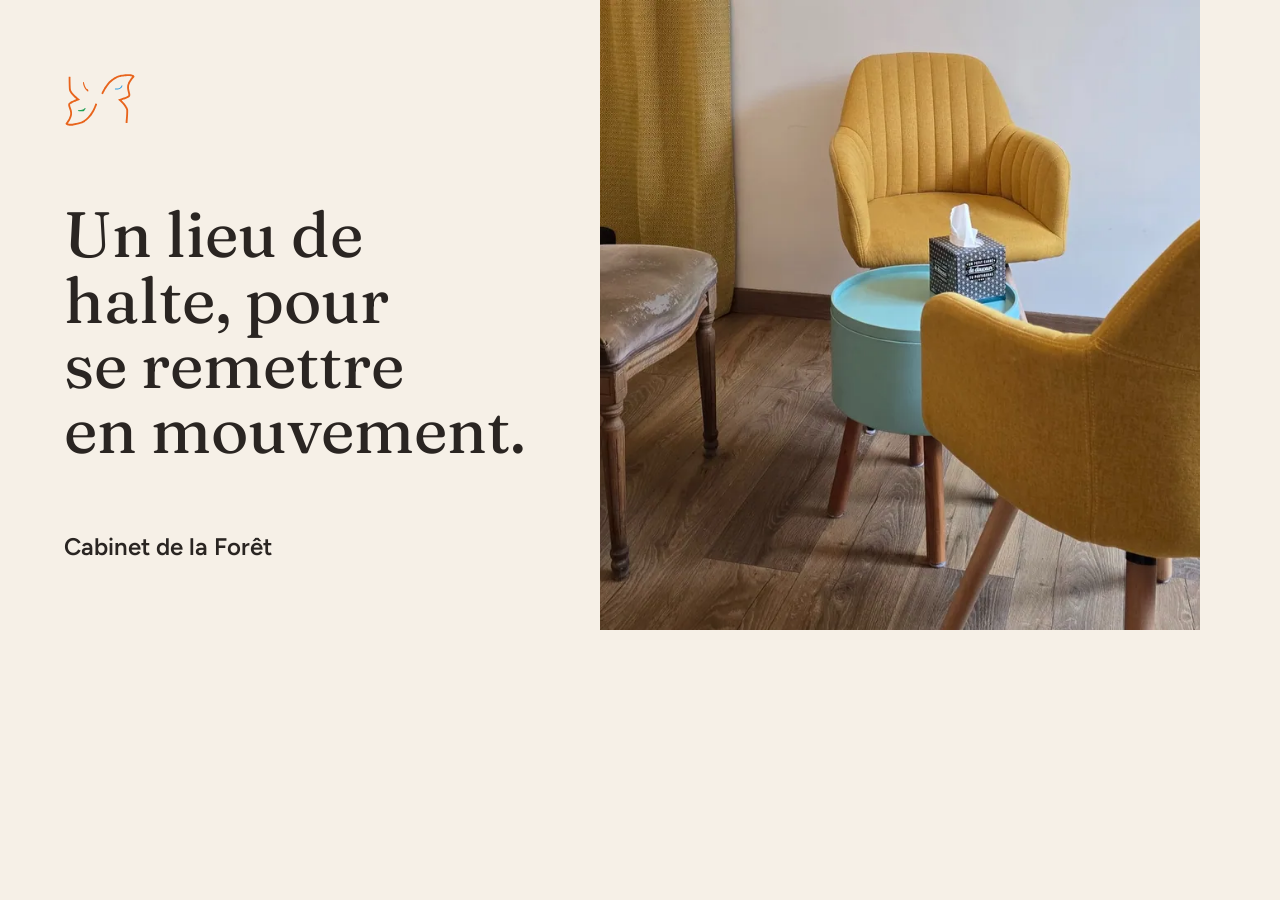
<file: _partage/accueil-fr.html>
<!doctype html>
<html lang="fr"><head><meta charset="utf-8">
<link rel="stylesheet" href="/assets/css/socle.css"><link rel="stylesheet" href="/assets/css/site.css">
<style>:root{--fond:#F6F0E7;--texte:#2A2522}
html,body{margin:0;width:1200px;height:630px;overflow:hidden;background:var(--fond);color:var(--texte)}
.carte{display:grid;grid-template-columns:1fr 1fr;width:1200px;height:630px}
.carte-texte{display:flex;flex-direction:column;justify-content:space-between;padding:64px}
.carte-texte img{width:72px;height:72px}
.carte-titre{font-family:var(--police-titres);font-size:64px;line-height:1.02;margin:0;text-wrap:balance}
.carte-nom{font-size:24px;font-weight:600;margin:0}
.carte-image{background:center/cover no-repeat}</style>
</head><body>
<div class="carte">
  <div class="carte-texte">
    <img src="/assets/images/logo.svg" alt="">
    <p class="carte-titre">Un lieu de halte, pour se remettre en mouvement.</p>
    <p class="carte-nom">Cabinet de la Forêt</p>
  </div>
  <div class="carte-image" style="background-image:url('/assets/images/salon-1280.webp')"></div>
</div>
</body></html>
</file>
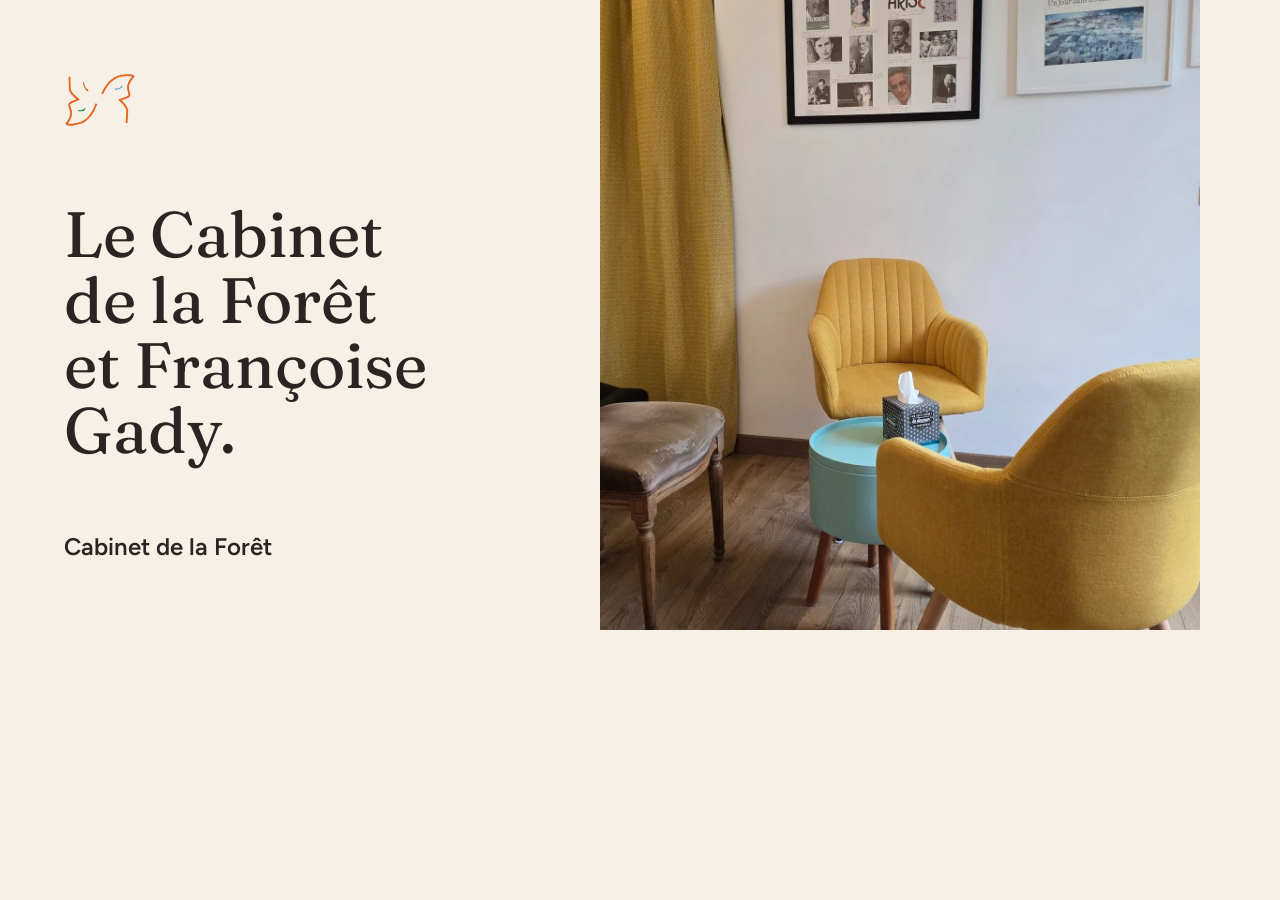
<file: _partage/cabinet-fr.html>
<!doctype html>
<html lang="fr"><head><meta charset="utf-8">
<link rel="stylesheet" href="/assets/css/socle.css"><link rel="stylesheet" href="/assets/css/site.css">
<style>:root{--fond:#F6F0E7;--texte:#2A2522}
html,body{margin:0;width:1200px;height:630px;overflow:hidden;background:var(--fond);color:var(--texte)}
.carte{display:grid;grid-template-columns:1fr 1fr;width:1200px;height:630px}
.carte-texte{display:flex;flex-direction:column;justify-content:space-between;padding:64px}
.carte-texte img{width:72px;height:72px}
.carte-titre{font-family:var(--police-titres);font-size:64px;line-height:1.02;margin:0;text-wrap:balance}
.carte-nom{font-size:24px;font-weight:600;margin:0}
.carte-image{background:center/cover no-repeat}</style>
</head><body>
<div class="carte">
  <div class="carte-texte">
    <img src="/assets/images/logo.svg" alt="">
    <p class="carte-titre">Le Cabinet de la Forêt et Françoise Gady.</p>
    <p class="carte-nom">Cabinet de la Forêt</p>
  </div>
  <div class="carte-image" style="background-image:url('/assets/images/salle-couple-1280.webp')"></div>
</div>
</body></html>
</file>
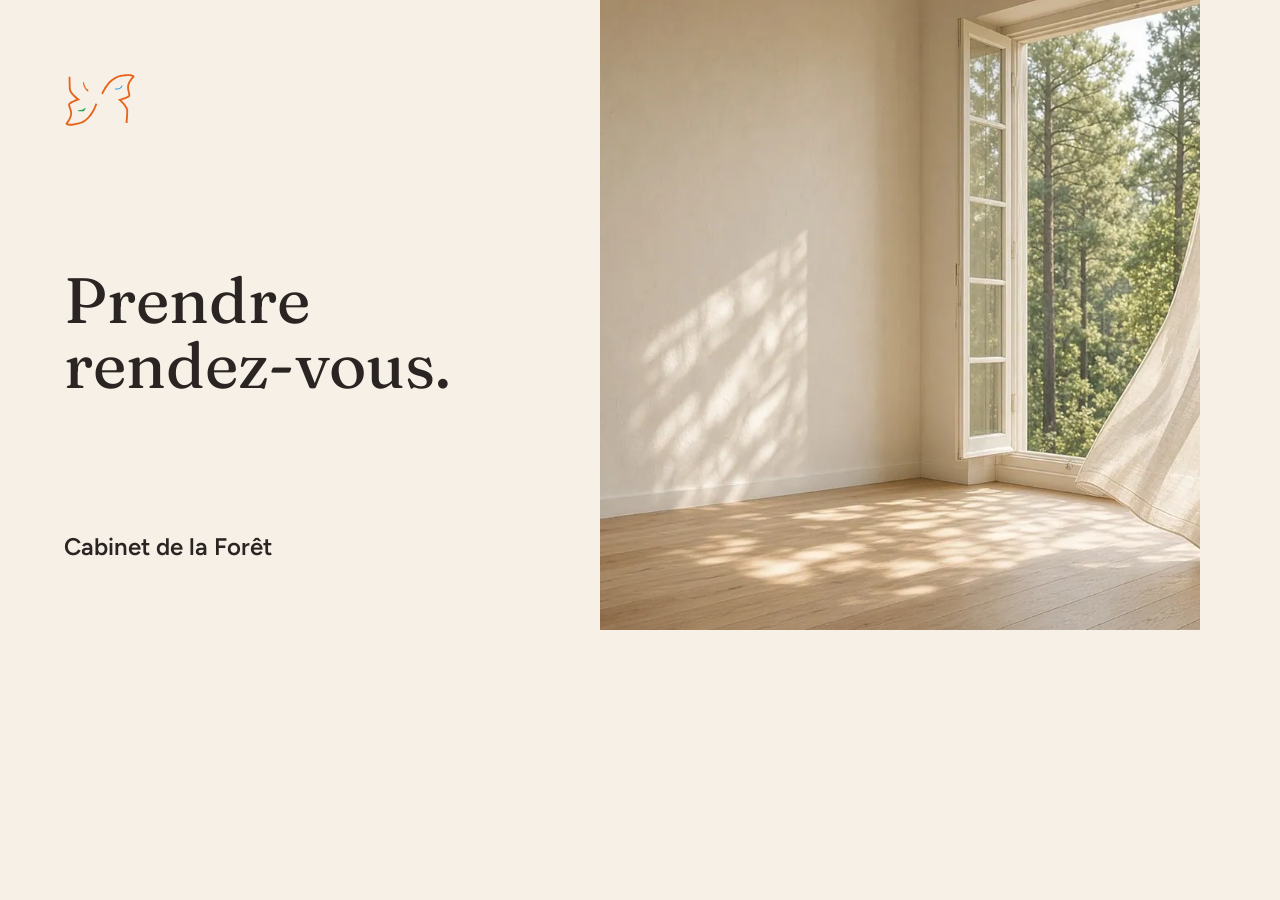
<file: _partage/contact-fr.html>
<!doctype html>
<html lang="fr"><head><meta charset="utf-8">
<link rel="stylesheet" href="/assets/css/socle.css"><link rel="stylesheet" href="/assets/css/site.css">
<style>:root{--fond:#F6F0E7;--texte:#2A2522}
html,body{margin:0;width:1200px;height:630px;overflow:hidden;background:var(--fond);color:var(--texte)}
.carte{display:grid;grid-template-columns:1fr 1fr;width:1200px;height:630px}
.carte-texte{display:flex;flex-direction:column;justify-content:space-between;padding:64px}
.carte-texte img{width:72px;height:72px}
.carte-titre{font-family:var(--police-titres);font-size:64px;line-height:1.02;margin:0;text-wrap:balance}
.carte-nom{font-size:24px;font-weight:600;margin:0}
.carte-image{background:center/cover no-repeat}</style>
</head><body>
<div class="carte">
  <div class="carte-texte">
    <img src="/assets/images/logo.svg" alt="">
    <p class="carte-titre">Prendre rendez-vous.</p>
    <p class="carte-nom">Cabinet de la Forêt</p>
  </div>
  <div class="carte-image" style="background-image:url('/assets/images/grok/fenetre-1280.webp')"></div>
</div>
</body></html>
</file>
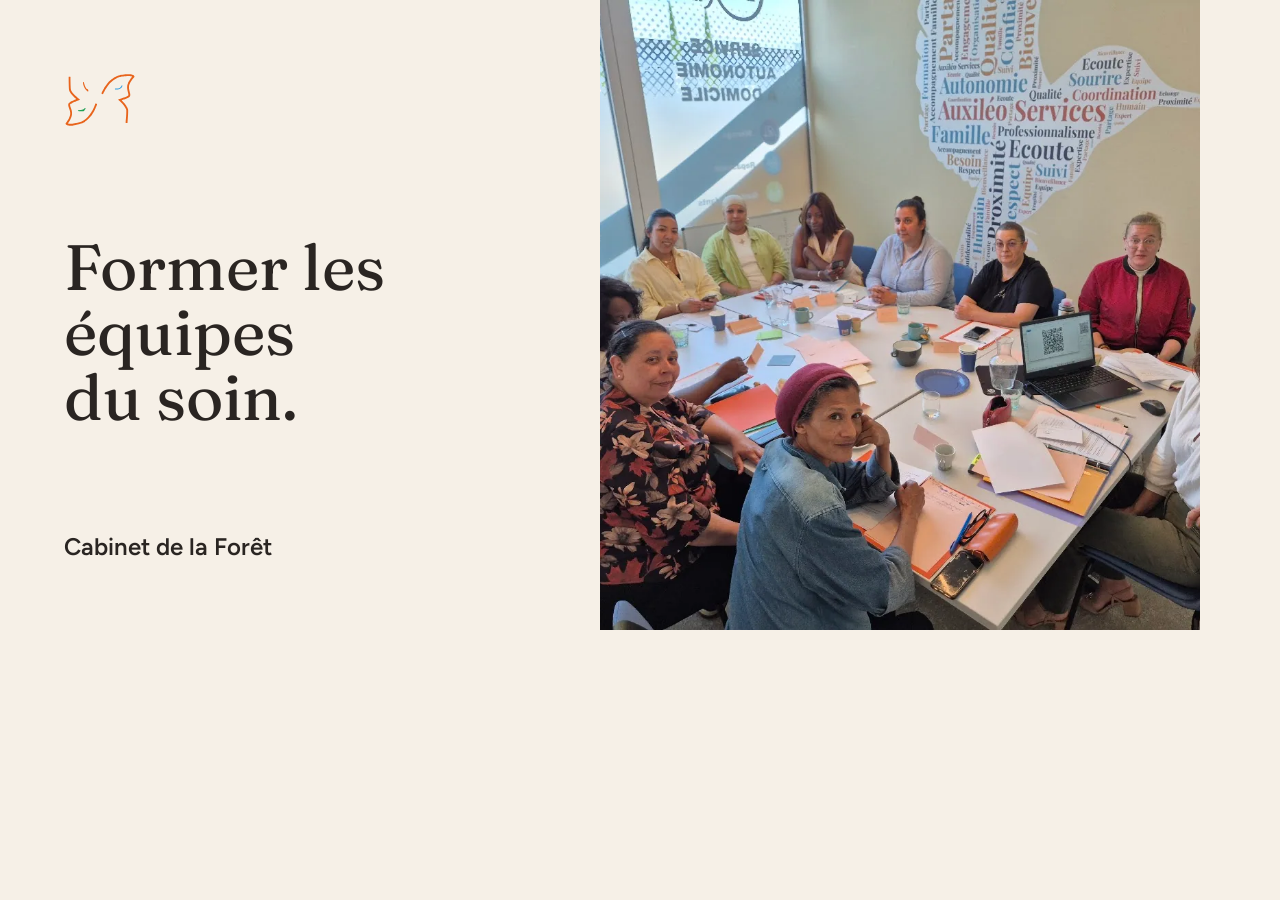
<file: _partage/formations-fr.html>
<!doctype html>
<html lang="fr"><head><meta charset="utf-8">
<link rel="stylesheet" href="/assets/css/socle.css"><link rel="stylesheet" href="/assets/css/site.css">
<style>:root{--fond:#F6F0E7;--texte:#2A2522}
html,body{margin:0;width:1200px;height:630px;overflow:hidden;background:var(--fond);color:var(--texte)}
.carte{display:grid;grid-template-columns:1fr 1fr;width:1200px;height:630px}
.carte-texte{display:flex;flex-direction:column;justify-content:space-between;padding:64px}
.carte-texte img{width:72px;height:72px}
.carte-titre{font-family:var(--police-titres);font-size:64px;line-height:1.02;margin:0;text-wrap:balance}
.carte-nom{font-size:24px;font-weight:600;margin:0}
.carte-image{background:center/cover no-repeat}</style>
</head><body>
<div class="carte">
  <div class="carte-texte">
    <img src="/assets/images/logo.svg" alt="">
    <p class="carte-titre">Former les équipes du soin.</p>
    <p class="carte-nom">Cabinet de la Forêt</p>
  </div>
  <div class="carte-image" style="background-image:url('/assets/images/formation-groupe-1225.webp')"></div>
</div>
</body></html>
</file>
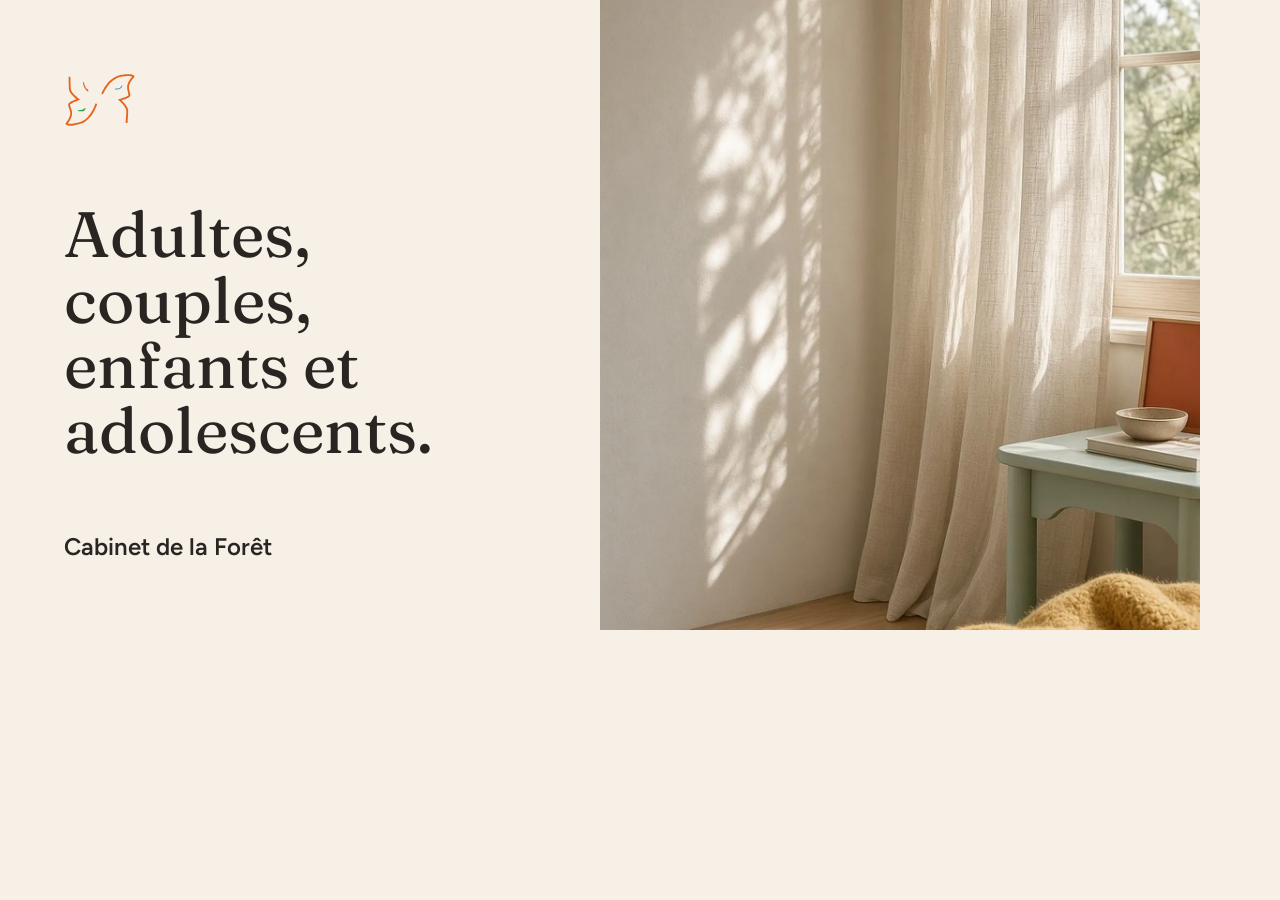
<file: _partage/therapies-fr.html>
<!doctype html>
<html lang="fr"><head><meta charset="utf-8">
<link rel="stylesheet" href="/assets/css/socle.css"><link rel="stylesheet" href="/assets/css/site.css">
<style>:root{--fond:#F6F0E7;--texte:#2A2522}
html,body{margin:0;width:1200px;height:630px;overflow:hidden;background:var(--fond);color:var(--texte)}
.carte{display:grid;grid-template-columns:1fr 1fr;width:1200px;height:630px}
.carte-texte{display:flex;flex-direction:column;justify-content:space-between;padding:64px}
.carte-texte img{width:72px;height:72px}
.carte-titre{font-family:var(--police-titres);font-size:64px;line-height:1.02;margin:0;text-wrap:balance}
.carte-nom{font-size:24px;font-weight:600;margin:0}
.carte-image{background:center/cover no-repeat}</style>
</head><body>
<div class="carte">
  <div class="carte-texte">
    <img src="/assets/images/logo.svg" alt="">
    <p class="carte-titre">Adultes, couples, enfants et adolescents.</p>
    <p class="carte-nom">Cabinet de la Forêt</p>
  </div>
  <div class="carte-image" style="background-image:url('/assets/images/grok/rideau-lumiere-1280.webp')"></div>
</div>
</body></html>
</file>
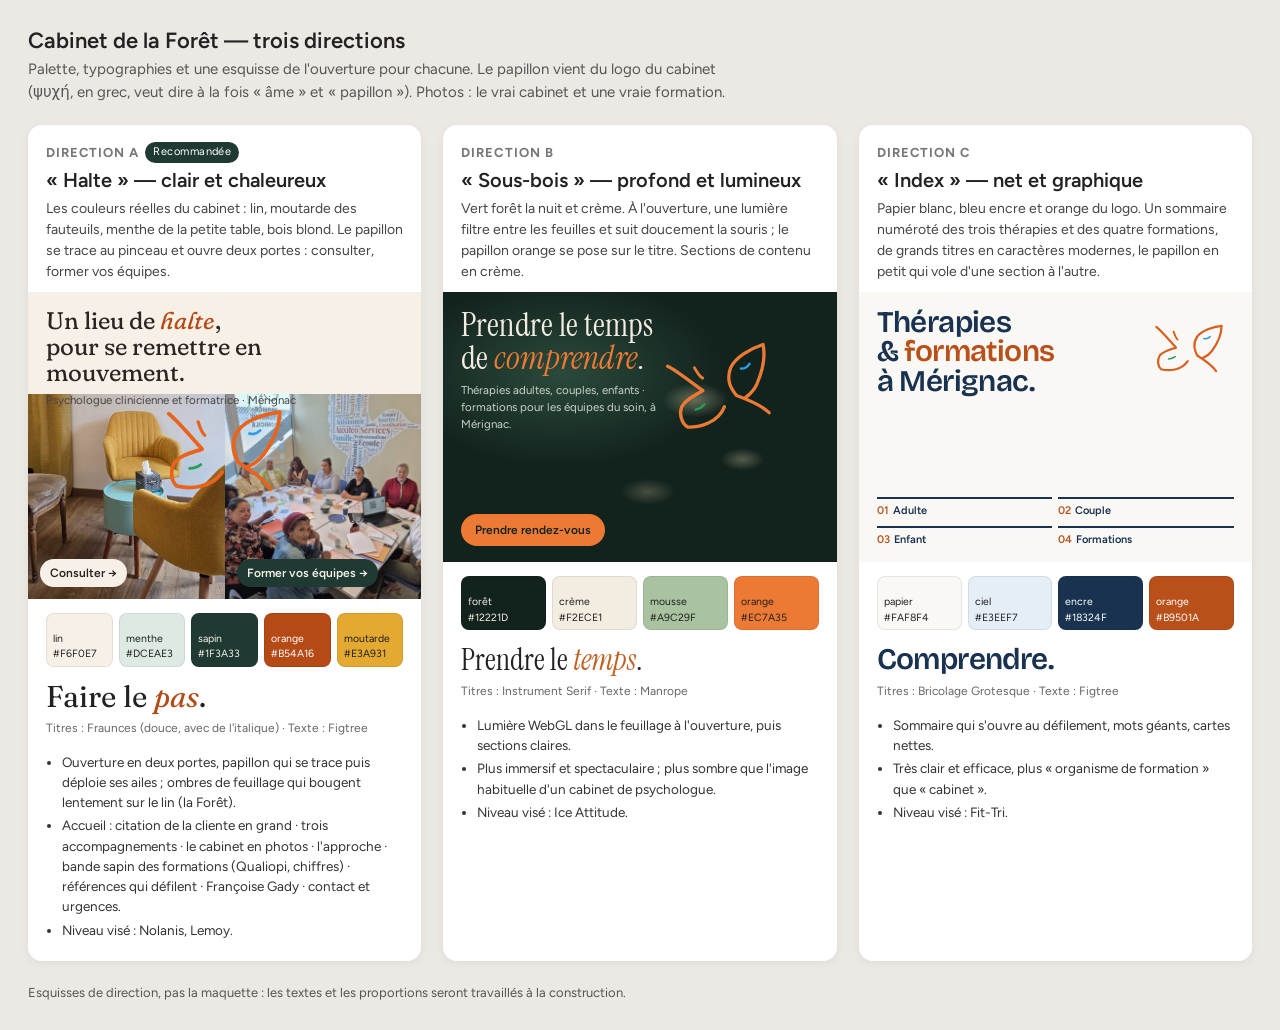
<file: _suivi/directions.html>
<!DOCTYPE html><html lang="fr"><head><meta charset="utf-8"><meta name="viewport" content="width=device-width,initial-scale=1">
<title>Directions — Cabinet de la Forêt</title>
<link rel="preconnect" href="https://fonts.googleapis.com"><link rel="preconnect" href="https://fonts.gstatic.com" crossorigin>
<link href="https://fonts.googleapis.com/css2?family=Fraunces:ital,opsz,wght@0,9..144,300..600;1,9..144,300..600&family=Figtree:wght@400;500;600&family=Instrument+Serif:ital@0;1&family=Manrope:wght@400;500;600&family=Bricolage+Grotesque:opsz,wght@12..96,400..700&display=swap" rel="stylesheet">
<style>
*{box-sizing:border-box;margin:0}body{font:15px/1.5 Figtree,system-ui,sans-serif;background:#ECE9E4;color:#222;padding:28px}
h1{font:600 22px/1.2 Figtree;margin-bottom:4px}.sous{color:#555;margin-bottom:22px;max-width:70ch}
.grille{display:grid;grid-template-columns:repeat(auto-fit,minmax(330px,1fr));gap:22px}
.dir{background:#fff;border-radius:14px;overflow:hidden;box-shadow:0 2px 10px rgba(0,0,0,.06);display:flex;flex-direction:column}
.tete{padding:16px 18px 10px}.tete b{font-size:13px;letter-spacing:.08em;text-transform:uppercase;color:#777}.tete h2{font:600 20px/1.2 Figtree;margin:4px 0 6px}.tete p{color:#444;font-size:14px}
.reco{display:inline-block;background:#1F3A33;color:#fff;font-size:11px;padding:2px 8px;border-radius:20px;margin-left:6px;vertical-align:2px;letter-spacing:.04em}
.hero{position:relative;aspect-ratio:16/11;overflow:hidden;display:grid;grid-template-columns:1fr 1fr}
.hero .t{position:absolute;left:0;right:0;top:0;padding:16px 18px;z-index:2}
.pap{position:absolute;width:34%;left:33%;top:38%;z-index:3}
.porte{position:relative;display:flex;align-items:flex-end;padding:12px}
.porte img{position:absolute;inset:0;width:100%;height:100%;object-fit:cover}
.porte span{position:relative;z-index:1;font-size:12px;font-weight:600;padding:5px 10px;border-radius:30px}
.nuancier{display:flex;gap:6px;padding:14px 18px 4px;flex-wrap:wrap}.nuancier div{flex:1;min-width:58px;border-radius:8px;height:54px;display:flex;align-items:flex-end;padding:4px 6px;font-size:10.5px;border:1px solid rgba(0,0,0,.08)}
.typo{padding:10px 18px 4px}.typo .g{font-size:30px;line-height:1.05}.typo small{display:block;color:#666;font-size:12px;margin-top:6px}
ul{padding:8px 18px 18px 34px;font-size:13.5px;color:#333}li{margin:3px 0}
/* A */
.A{--pap:#E8641C}.A .hero{background:#F6F0E7;aspect-ratio:16/12.5}.A .t h3{font:400 24px/1.08 Fraunces;color:#2A2522;font-variation-settings:"SOFT" 100}.A .t h3 em{color:#B54A16}.A .t p{font-size:11.5px;color:#4a4440;margin-top:6px}
.A .porte{margin-top:52%}.A .porte span{background:#F6F0E7;color:#2A2522}.A .porte:last-child span{background:#1F3A33;color:#F6F0E7}
.A .typo .g{font-family:Fraunces;font-weight:400}.A .typo .g em{color:#B54A16}
/* B */
.B{--pap:#EC7A35}.B .hero{background:radial-gradient(60% 50% at 30% 30%,#2B4A3B 0,#12221D 70%)}.B .hero{grid-template-columns:1fr}
.B .t h3{font:400 33px/1 "Instrument Serif";color:#F2ECE1}.B .t h3 em{color:#EC7A35}.B .t p{font-size:11.5px;color:#C9D3C6;margin-top:8px;max-width:30ch}
.B .lum{position:absolute;inset:0;background:radial-gradient(12% 9% at 64% 40%,rgba(255,236,190,.35),transparent 70%),radial-gradient(8% 6% at 76% 62%,rgba(255,236,190,.28),transparent 70%),radial-gradient(10% 7% at 52% 74%,rgba(255,236,190,.22),transparent 70%)}
.B .pap{left:56%;top:22%;width:30%;transform:rotate(-12deg)}.B .porte{display:none}
.B .bt{position:absolute;left:18px;bottom:16px;background:#EC7A35;color:#12221D;font-size:12px;font-weight:600;padding:7px 14px;border-radius:30px}
.B .typo .g{font-family:"Instrument Serif"}.B .typo .g em{color:#C25F22}
/* C */
.C{--pap:#D85F1F}.C .hero{background:#FAF8F4;grid-template-columns:1fr}.C .t h3{font:600 30px/.98 "Bricolage Grotesque";color:#18324F;letter-spacing:-.02em}.C .t h3 em{font-style:normal;color:#B9501A}
.C .idx{position:absolute;left:18px;right:18px;bottom:14px;display:grid;grid-template-columns:1fr 1fr;gap:6px;z-index:2}.C .idx div{border-top:2px solid #18324F;padding-top:4px;font-size:11px;color:#18324F;font-weight:600}.C .idx div i{font-style:normal;color:#B9501A;margin-right:4px}
.C .pap{width:20%;left:74%;top:12%}.C .porte{display:none}
.C .typo .g{font-family:"Bricolage Grotesque";font-weight:600;color:#18324F;letter-spacing:-.02em}
.note{margin-top:22px;color:#555;font-size:13px}
</style></head><body>
<h1>Cabinet de la Forêt — trois directions</h1>
<p class="sous">Palette, typographies et une esquisse de l'ouverture pour chacune. Le papillon vient du logo du cabinet (ψυχή, en grec, veut dire à la fois « âme » et « papillon »). Photos : le vrai cabinet et une vraie formation.</p>
<div class="grille">

<section class="dir A"><div class="tete"><b>Direction A</b><span class="reco">Recommandée</span><h2>« Halte » — clair et chaleureux</h2><p>Les couleurs réelles du cabinet : lin, moutarde des fauteuils, menthe de la petite table, bois blond. Le papillon se trace au pinceau et ouvre deux portes : consulter, former vos équipes.</p></div>
<div class="hero"><div class="t"><h3>Un lieu de <em>halte</em>,<br>pour se remettre en mouvement.</h3><p>Psychologue clinicienne et formatrice · Mérignac</p></div><svg class="pap" viewBox="0 0 500 320" aria-hidden="true"><g fill="none" stroke-linecap="round" stroke-linejoin="round">
<path d="M40 18 C70 40 110 90 165 150 C120 165 80 175 62 200 C45 228 48 268 70 288 C120 300 200 296 240 236" stroke="var(--pap)" stroke-width="14"/>
<path d="M150 48 C158 70 162 88 175 98" stroke="var(--pap)" stroke-width="12"/>
<path d="M420 300 C395 260 345 228 300 200 C285 170 268 130 300 80 C330 40 400 18 455 12 C455 60 430 120 395 170 C380 190 360 205 338 215" stroke="var(--pap)" stroke-width="14"/>
<path d="M342 92 C356 96 372 90 382 80" stroke="#2E9BE0" stroke-width="10"/>
<path d="M118 222 C135 222 150 216 160 208" stroke="#1FA055" stroke-width="10"/></g></svg>
<div class="porte"><img src="[data-uri]" alt=""><span>Consulter →</span></div><div class="porte"><img src="[data-uri]" alt=""><span>Former vos équipes →</span></div></div>
<div class="nuancier"><div style="background:#F6F0E7">lin<br>#F6F0E7</div><div style="background:#DCEAE3">menthe<br>#DCEAE3</div><div style="background:#1F3A33;color:#F6F0E7">sapin<br>#1F3A33</div><div style="background:#B54A16;color:#fff">orange<br>#B54A16</div><div style="background:#E3A931">moutarde<br>#E3A931</div></div>
<div class="typo"><div class="g">Faire le <em>pas</em>.</div><small>Titres : Fraunces (douce, avec de l'italique) · Texte : Figtree</small></div>
<ul><li>Ouverture en deux portes, papillon qui se trace puis déploie ses ailes ; ombres de feuillage qui bougent lentement sur le lin (la Forêt).</li><li>Accueil : citation de la cliente en grand · trois accompagnements · le cabinet en photos · l'approche · bande sapin des formations (Qualiopi, chiffres) · références qui défilent · Françoise Gady · contact et urgences.</li><li>Niveau visé : Nolanis, Lemoy.</li></ul></section>

<section class="dir B"><div class="tete"><b>Direction B</b><h2>« Sous-bois » — profond et lumineux</h2><p>Vert forêt la nuit et crème. À l'ouverture, une lumière filtre entre les feuilles et suit doucement la souris ; le papillon orange se pose sur le titre. Sections de contenu en crème.</p></div>
<div class="hero"><div class="lum"></div><div class="t"><h3>Prendre le temps<br>de <em>comprendre</em>.</h3><p>Thérapies adultes, couples, enfants · formations pour les équipes du soin, à Mérignac.</p></div><svg class="pap" viewBox="0 0 500 320" aria-hidden="true"><g fill="none" stroke-linecap="round" stroke-linejoin="round">
<path d="M40 18 C70 40 110 90 165 150 C120 165 80 175 62 200 C45 228 48 268 70 288 C120 300 200 296 240 236" stroke="var(--pap)" stroke-width="14"/>
<path d="M150 48 C158 70 162 88 175 98" stroke="var(--pap)" stroke-width="12"/>
<path d="M420 300 C395 260 345 228 300 200 C285 170 268 130 300 80 C330 40 400 18 455 12 C455 60 430 120 395 170 C380 190 360 205 338 215" stroke="var(--pap)" stroke-width="14"/>
<path d="M342 92 C356 96 372 90 382 80" stroke="#2E9BE0" stroke-width="10"/>
<path d="M118 222 C135 222 150 216 160 208" stroke="#1FA055" stroke-width="10"/></g></svg><span class="bt">Prendre rendez-vous</span></div>
<div class="nuancier"><div style="background:#12221D;color:#F2ECE1">forêt<br>#12221D</div><div style="background:#F2ECE1">crème<br>#F2ECE1</div><div style="background:#A9C29F">mousse<br>#A9C29F</div><div style="background:#EC7A35">orange<br>#EC7A35</div></div>
<div class="typo"><div class="g">Prendre le <em>temps</em>.</div><small>Titres : Instrument Serif · Texte : Manrope</small></div>
<ul><li>Lumière WebGL dans le feuillage à l'ouverture, puis sections claires.</li><li>Plus immersif et spectaculaire ; plus sombre que l'image habituelle d'un cabinet de psychologue.</li><li>Niveau visé : Ice Attitude.</li></ul></section>

<section class="dir C"><div class="tete"><b>Direction C</b><h2>« Index » — net et graphique</h2><p>Papier blanc, bleu encre et orange du logo. Un sommaire numéroté des trois thérapies et des quatre formations, de grands titres en caractères modernes, le papillon en petit qui vole d'une section à l'autre.</p></div>
<div class="hero"><div class="t"><h3>Thérapies<br>& <em>formations</em><br>à Mérignac.</h3></div><svg class="pap" viewBox="0 0 500 320" aria-hidden="true"><g fill="none" stroke-linecap="round" stroke-linejoin="round">
<path d="M40 18 C70 40 110 90 165 150 C120 165 80 175 62 200 C45 228 48 268 70 288 C120 300 200 296 240 236" stroke="var(--pap)" stroke-width="14"/>
<path d="M150 48 C158 70 162 88 175 98" stroke="var(--pap)" stroke-width="12"/>
<path d="M420 300 C395 260 345 228 300 200 C285 170 268 130 300 80 C330 40 400 18 455 12 C455 60 430 120 395 170 C380 190 360 205 338 215" stroke="var(--pap)" stroke-width="14"/>
<path d="M342 92 C356 96 372 90 382 80" stroke="#2E9BE0" stroke-width="10"/>
<path d="M118 222 C135 222 150 216 160 208" stroke="#1FA055" stroke-width="10"/></g></svg><div class="idx"><div><i>01</i>Adulte</div><div><i>02</i>Couple</div><div><i>03</i>Enfant</div><div><i>04</i>Formations</div></div></div>
<div class="nuancier"><div style="background:#FAF8F4">papier<br>#FAF8F4</div><div style="background:#E3EEF7">ciel<br>#E3EEF7</div><div style="background:#18324F;color:#fff">encre<br>#18324F</div><div style="background:#B9501A;color:#fff">orange<br>#B9501A</div></div>
<div class="typo"><div class="g">Comprendre.</div><small>Titres : Bricolage Grotesque · Texte : Figtree</small></div>
<ul><li>Sommaire qui s'ouvre au défilement, mots géants, cartes nettes.</li><li>Très clair et efficace, plus « organisme de formation » que « cabinet ».</li><li>Niveau visé : Fit-Tri.</li></ul></section>
</div>
<p class="note">Esquisses de direction, pas la maquette : les textes et les proportions seront travaillés à la construction.</p>
</body></html>
</file>
<file: assets/css/socle.css>
/* Socle : règles communes à toutes les maquettes. Le style du projet va dans site.css.
   Les couleurs et polices du projet se règlent par les variables ci-dessous (redéfinies dans site.css). */
:root {
  --police-titres: Georgia, 'Times New Roman', serif;
  --police-texte: system-ui, -apple-system, 'Segoe UI', Roboto, sans-serif;
  --accent: #b3361f;
  --texte-doux: color-mix(in srgb, var(--texte) 78%, var(--fond));
  --ligne: color-mix(in srgb, var(--texte) 18%, var(--fond));
  --gouttiere: clamp(16px, 4vw, 48px);
  --largeur: 1240px;
  --rayon: 6px;
  --duree: .7s;
  --courbe: cubic-bezier(.22, 1, .36, 1);
}

*, *::before, *::after { box-sizing: border-box; }
html { -webkit-text-size-adjust: 100%; text-size-adjust: 100%; }
body {
  font-family: var(--police-texte); font-size: clamp(1rem, .96rem + .2vw, 1.125rem); line-height: 1.6;
  padding-bottom: var(--barres-h); overflow-x: clip;
}
img, picture, video, canvas, svg { display: block; max-width: 100%; }
img, video { height: auto; }
h1, h2, h3, h4 { font-family: var(--police-titres); line-height: 1.08; margin: 0 0 .5em; text-wrap: balance; font-weight: 600; }
p, li, dd, figcaption { text-wrap: pretty; }
p { margin: 0 0 1em; }
a { color: inherit; }
a[href^="mailto:"] { overflow-wrap: anywhere; }
button, input, select, textarea { font: inherit; color: inherit; }
button { cursor: pointer; }
:where(a, button, input, select, textarea, summary, [tabindex]) { -webkit-tap-highlight-color: transparent; }
:focus { outline: none; }
:focus-visible { outline: 3px solid var(--accent); outline-offset: 3px; border-radius: 2px; }
[id] { scroll-margin-top: calc(var(--entete-h) + 12px); scroll-margin-bottom: calc(var(--barres-h) + 12px); }
/* Lien profond vers une scène qui cache l'en-tête : elle arrive tout en haut de l'écran (comme aller() du socle). */
html.js:not(.secours) :is([data-entete-cache], [data-entete-cache] [id], [data-fx="plein-ecran"], [data-fx="plein-ecran"] [id]) { scroll-margin-top: 0; }
[hidden] { display: none !important; }

.visuellement-cache {
  position: absolute !important; width: 1px; height: 1px; padding: 0; margin: -1px;
  overflow: hidden; clip: rect(0 0 0 0); white-space: nowrap; border: 0;
}
.evitement {
  position: fixed; left: 12px; top: 12px; z-index: 1000; padding: 12px 16px; background: var(--texte); color: var(--fond);
  transform: translateY(-160%); text-decoration: none;
}
.evitement:focus-visible { transform: none; }
.conteneur { width: min(100% - 2 * var(--gouttiere), var(--largeur)); margin-inline: auto; }
.chiffres { font-variant-numeric: tabular-nums; }

/* Boutons : zones tactiles d'au moins 44 px. */
.bouton {
  display: inline-flex; align-items: center; justify-content: center; gap: .5em;
  min-height: 48px; min-width: 44px; padding: .7em 1.4em; border-radius: 999px;
  background: var(--accent); color: var(--fond); text-decoration: none; font-weight: 600; border: 0;
  line-height: 1.2; text-align: center;
}
.bouton--contour { background: transparent; color: inherit; box-shadow: inset 0 0 0 2px currentColor; }
.bouton[disabled] { opacity: .55; cursor: not-allowed; }

/* Apparitions : cachées par le style critique jusqu'à .vu, jamais recachées. */
html.js:not(.secours):not([data-arrivee="retour"]) [data-anime]:not([data-anime="gsap"]) {
  transform: translate3d(0, 1.2rem, 0);
  transition: opacity var(--duree) var(--courbe) var(--delai, 0s), transform var(--duree) var(--courbe) var(--delai, 0s);
}
html.js:not(.secours):not([data-arrivee="retour"]) [data-anime]:not([data-anime="gsap"]).vu { transform: none; }

/* Bibliothèque d'effets (effets.js). Apparitions : le bloc lui-même ne glisse pas, ce sont ses parties qui arrivent.
   Mêmes conditions que les apparitions : en secours, au retour et sans JavaScript, état final direct.
   Les transitions ne valent que pendant l'arrivée (.fx-fini ensuite) : celles du projet reprennent la main. */
html.js:not(.secours):not([data-arrivee="retour"]) :is([data-anime="lignes"], [data-anime="mots"], [data-anime="lettres"], [data-anime="cascade"]):not([data-anime="gsap"]) {
  transform: none; transition: opacity .25s linear var(--delai, 0s);
}
/* Masques des lignes : découpe par clip-path, débordante en haut et sur les côtés (accents), un peu en bas (jambages),
   au lieu d'un overflow et de marges : la mise en page ne change pas d'un pixel pendant la découpe. La ligne part
   d'assez bas (135 %) pour rester invisible malgré le débord du bas. */
.fx-ligne-mask { overflow: visible !important; clip-path: inset(-.4em -.6em -.2em -.6em); }
html.js:not(.secours):not([data-arrivee="retour"]) [data-anime="lignes"] .fx-ligne {
  transform: translate3d(0, 135%, 0); transition: transform 1s var(--courbe) calc(var(--delai, 0s) + var(--i, 0) * 90ms);
}
html.js:not(.secours):not([data-arrivee="retour"]) [data-anime="lignes"].vu .fx-ligne { transform: none; }
html.js:not(.secours):not([data-arrivee="retour"]) [data-anime="mots"] .fx-mot {
  opacity: 0; transform: translate3d(0, .5em, 0);
  transition: opacity .6s var(--courbe) calc(var(--delai, 0s) + var(--i, 0) * 35ms), transform .7s var(--courbe) calc(var(--delai, 0s) + var(--i, 0) * 35ms);
}
html.js:not(.secours):not([data-arrivee="retour"]) [data-anime="mots"].vu .fx-mot { opacity: 1; transform: none; }
/* Lettres : chaque mot reste d'un bloc (jamais coupé en fin de ligne), les lettres basculent en place. */
[data-anime="lettres"] :is(.fx-mot-l, .fx-lettre) { display: inline-block; }
html.js:not(.secours):not([data-arrivee="retour"]) [data-anime="lettres"] .fx-lettre {
  opacity: 0; transform: translate3d(0, .55em, 0) rotate(12deg); transform-origin: 0 100%;
  transition: opacity .5s var(--courbe) calc(var(--delai, 0s) + var(--i, 0) * 18ms), transform .8s var(--courbe) calc(var(--delai, 0s) + var(--i, 0) * 18ms);
}
html.js:not(.secours):not([data-arrivee="retour"]) [data-anime="lettres"].vu .fx-lettre { opacity: 1; transform: none; }
html.js:not(.secours):not([data-arrivee="retour"]) [data-anime="cascade"] > * { opacity: 0; transform: translate3d(0, 1.8rem, 0); }
html.js:not(.secours):not([data-arrivee="retour"]) [data-anime="cascade"]:not(.fx-fini) > * {
  transition: opacity .7s var(--courbe) calc(var(--delai, 0s) + var(--i, 0) * 80ms), transform .9s var(--courbe) calc(var(--delai, 0s) + var(--i, 0) * 80ms);
}
html.js:not(.secours):not([data-arrivee="retour"]) [data-anime="cascade"].vu > * { opacity: 1; transform: none; }
/* Rideau : règle aussi précise que celle des apparitions (sinon sa transition de découpe serait écrasée). */
html.js:not(.secours):not([data-arrivee="retour"]) [data-anime="rideau"]:not([data-anime="gsap"]) {
  transform: none; clip-path: inset(0 0 100% 0);
}
html.js:not(.secours):not([data-arrivee="retour"]) [data-anime="rideau"]:not([data-anime="gsap"]):not(.fx-fini) {
  transition: opacity .25s linear var(--delai, 0s), clip-path 1.2s cubic-bezier(.77, 0, .18, 1) var(--delai, 0s);
}
html.js:not(.secours):not([data-arrivee="retour"]) [data-anime="rideau"]:not([data-anime="gsap"]).vu { clip-path: inset(0 0 0 0); }
html.js:not(.secours):not([data-arrivee="retour"]) [data-anime="rideau"]:not([data-fx]) > :is(picture, video) { transform: scale(1.14); }
html.js:not(.secours):not([data-arrivee="retour"]) [data-anime="rideau"]:not([data-fx]):not(.fx-fini) > :is(picture, video) { transition: transform 1.6s var(--courbe) var(--delai, 0s); }
html.js:not(.secours):not([data-arrivee="retour"]) [data-anime="rideau"].vu:not([data-fx]) > :is(picture, video) { transform: none; }
/* Effets liés au défilement : l'image déplacée par GSAP n'a aucune transition CSS (une seule source par propriété). */
[data-fx="parallaxe"] > :is(picture, video, img), [data-fx="zoom"] > :is(picture, video, img) { transition: none; }
/* WebGL « onde » : le canvas, calé sur l'image, n'est visible que pendant le mouvement ; au repos, l'image d'origine, nette. */
[data-fx="onde"] { position: relative; }
.fx-onde { position: absolute; left: 0; top: 0; width: 100%; height: 100%; pointer-events: none; opacity: 0; transition: opacity .3s linear; }
.fx-onde--actif { opacity: 1; transition-duration: .12s; }
/* Image qui s'ouvre en plein écran : section haute, cadre collant en haut de l'écran (sticky, pas d'épinglage GSAP).
   En secours et sans JavaScript : image entière dans une section normale (règles [data-collant]). */
html.js:not(.secours) [data-fx="plein-ecran"] { position: relative; height: var(--fx-longueur, 260svh); }
html.js:not(.secours) [data-fx="plein-ecran"] > [data-collant] { position: sticky; top: 0; height: 100vh; height: 100svh; overflow: hidden; }
[data-fx="plein-ecran"] > [data-collant] > .media, [data-fx="plein-ecran"] [data-fx-cible] { width: 100%; height: 100%; border-radius: 0; }
:is(html.secours, html:not(.js)) [data-fx="plein-ecran"] [data-fx-cible] { height: 100svh; }
/* Mots géants : la rangée garde sa largeur (mots répétés au besoin) et ne sort jamais de son bandeau.
   En secours et sans JavaScript, les mots passent à la ligne : rien n'est coupé. */
[data-fx="mots-geants"] { overflow: hidden; overflow: clip; }
[data-fx="mots-geants"] [data-fx-rangee] { width: max-content; white-space: nowrap; margin: 0; }
:is(html.secours, html:not(.js)) [data-fx="mots-geants"] { overflow: visible; }
:is(html.secours, html:not(.js)) [data-fx="mots-geants"] [data-fx-rangee] { width: auto; white-space: normal; line-height: 1.2; }
/* Inclinaison selon la vitesse : GSAP seul tient la transformation (pas de transition CSS sur transform). */
[data-fx="vitesse"], [data-fx="mots-geants"] [data-fx-rangee] { transition-property: opacity, color, background-color, border-color, box-shadow !important; }

/* Effets au survol : au premier survol, GSAP prend la main sur la transformation (classe fx-survol) :
   plus aucune transition CSS sur transform pour cet élément. */
.fx-survol { transition-property: opacity, color, background-color, border-color, box-shadow !important; }

[data-boucle-css].hors-ecran, [data-boucle-css].hors-ecran *, [data-boucle-css].en-pause, [data-boucle-css].en-pause * { animation-play-state: paused !important; }

/* En-tête : opaque, jamais coupé, se cache en descendant. */
[data-entete] {
  position: fixed; inset: 0 0 auto; z-index: 800; background: var(--fond);
  border-bottom: 1px solid var(--ligne); transition: transform .35s var(--courbe);
}
html.entete-cache [data-entete], html.scene-sans-entete:not(.menu-ouvert) [data-entete] { transform: translateY(-100%); }
.entete-rangee {
  display: flex; align-items: center; gap: clamp(8px, 2vw, 28px);
  min-height: 64px; padding: 8px var(--gouttiere); max-width: calc(var(--largeur) + 2 * var(--gouttiere)); margin-inline: auto;
}
.entete-logo { display: inline-flex; align-items: center; gap: .6em; min-height: 44px; text-decoration: none; font-weight: 700; flex: none; }
.entete-logo img { width: 36px; height: 36px; }
[data-nav] { flex: 1 1 auto; min-width: 0; display: flex; justify-content: flex-end; }
[data-nav] ul { display: flex; gap: clamp(12px, 2vw, 28px); list-style: none; margin: 0; padding: 0; min-width: 0; overflow: hidden; white-space: nowrap; }
/* Un lien de navigation ne passe jamais à la ligne : sinon il « tient » sur deux lignes et le relais
   (deuxième rangée, bouton Menu) ne se déclenche pas. */
[data-nav] a { display: inline-flex; align-items: center; min-height: 44px; text-decoration: none; white-space: nowrap; }
[data-nav] a[aria-current] { text-decoration: underline; text-underline-offset: .35em; text-decoration-thickness: 2px; }
.entete-actions { display: flex; align-items: center; gap: 8px; flex: none; }
.entete-actions .bouton { min-height: 44px; padding-inline: 1.1em; }
.entete-langue { display: inline-flex; align-items: center; justify-content: center; min-width: 44px; min-height: 44px; text-decoration: none; font-weight: 600; text-transform: uppercase; }
[data-menu-bouton] { display: none; min-height: 44px; min-width: 44px; padding: 0 14px; border: 0; border-radius: 999px; background: var(--texte); color: var(--fond); font-weight: 600; }
html.nav-compacte [data-nav] { display: none; }
html.nav-compacte [data-menu-bouton] { display: inline-flex; align-items: center; }
html.nav-compacte .entete-actions { margin-left: auto; }
/* Dès 900 px, les liens qui ne tiennent pas à côté du logo passent sur une deuxième rangée (entete.js) :
   jamais le bouton Menu seul sur ordinateur. L'en-tête est plus haut : --entete-h suit (mesures.js). */
html.nav-deux-rangees .entete-rangee { flex-wrap: wrap; row-gap: 0; }
html.nav-deux-rangees [data-nav] { order: 3; flex: 1 0 100%; justify-content: flex-start; border-top: 1px solid var(--ligne); }
html.nav-deux-rangees .entete-actions { margin-left: auto; }
html.nav-deux-lignes [data-nav] ul { flex-wrap: wrap; row-gap: 0; column-gap: clamp(12px, 1.6vw, 24px); }
@media (max-width: 520px) { .entete-actions .bouton { display: none; } }

/* Sans JavaScript : l'en-tête reste dans le flux (sa hauteur n'est pas mesurée, rien ne passe dessous).
   Dès 900 px, les liens passent à la ligne sous le logo ; en dessous, un lien Menu ouvre le menu plein écran
   par son ancre (#menu:target) et un lien Fermer le referme. */
.menu-sansjs, .menu-sansjs-fermer { display: none; }
html:not(.js) { --entete-h: 0px; }
html:not(.js) [data-entete] { position: relative; }
@media (min-width: 900px) {
  html:not(.js) .entete-rangee { flex-wrap: wrap; row-gap: 0; }
  html:not(.js) [data-nav] { order: 3; flex: 1 0 100%; justify-content: flex-start; }
  html:not(.js) [data-nav] ul { flex-wrap: wrap; column-gap: clamp(12px, 2vw, 28px); row-gap: 0; }
  html:not(.js) .entete-actions { margin-left: auto; }
}
@media (max-width: 899px) {
  html:not(.js) [data-nav] { display: none; }
  html:not(.js) .entete-actions { margin-left: auto; }
  html:not(.js) .menu-sansjs {
    display: inline-flex; align-items: center; min-height: 44px; min-width: 44px; padding: 0 14px; border-radius: 999px;
    background: var(--texte); color: var(--fond); font-weight: 600; text-decoration: none;
  }
}
html:not(.js) #menu:target { z-index: 810; visibility: visible; opacity: 1; transition: none; padding-top: 24px; }
html:not(.js) #menu:target li { opacity: 1; transform: none; transition: none; }
html:not(.js) #menu:target .menu-sansjs-fermer { display: block; margin: 0 0 16px; }
html:not(.js) .menu-sansjs-fermer a { display: inline-flex; align-items: center; min-height: 44px; font-weight: 600; }
/* Cible du lien Fermer : fixe, elle ne fait pas défiler la page quand le menu se referme. */
#menu-ferme { position: fixed; top: 0; left: 0; width: 1px; height: 1px; pointer-events: none; }
/* Sans JavaScript, la barre fixe du téléphone n'est pas mesurée : sa hauteur est réservée d'office. */
@media (max-width: 760px) { html:not(.js) { --barres-h: calc(65px + env(safe-area-inset-bottom)); } }

/* Menu : plein écran, liens qui arrivent l'un après l'autre. */
[data-menu] {
  position: fixed; inset: 0; z-index: 790; background: var(--menu-fond, var(--fond)); overflow-y: auto; overscroll-behavior: contain;
  padding: calc(var(--entete-h) + 24px) var(--gouttiere) calc(32px + var(--barres-h));
  visibility: hidden; opacity: 0; transition: opacity .3s var(--courbe), visibility 0s .3s;
}
html.menu-ouvert [data-menu] { visibility: visible; opacity: 1; transition: opacity .3s var(--courbe); }
html.menu-ouvert [data-entete] { transform: none; }
[data-menu] ul { list-style: none; margin: 0 0 32px; padding: 0; }
[data-menu] li { opacity: 0; transform: translateY(12px); transition: opacity .4s var(--courbe), transform .4s var(--courbe); transition-delay: calc(var(--i, 0) * 50ms + 80ms); }
html.menu-ouvert [data-menu] li { opacity: 1; transform: none; }
[data-menu] .menu-lien { display: flex; align-items: center; min-height: 52px; font-family: var(--police-titres); font-size: clamp(1.6rem, 7vw, 2.6rem); text-decoration: none; }
[data-menu] .menu-lien[aria-current] { color: var(--accent); }

/* Voile de transition (état de départ dans le style critique). */
[data-voile] { display: grid; place-items: center; color: var(--fond); }
.voile-contenu { display: grid; justify-items: center; gap: 12px; text-align: center; padding: var(--gouttiere); }
.voile-contenu img { width: 56px; height: 56px; }
[data-voile-libelle] { font-family: var(--police-titres); font-size: clamp(1.6rem, 5vw, 3rem); }
/* Forme « vague » : bords ondulés du voile (en haut à la montée, en bas au retrait), posés par le gabarit. */
[data-voile] .voile-vague { position: absolute; left: 0; width: 100%; height: clamp(60px, 12vh, 120px); fill: var(--voile-fond); pointer-events: none; }
[data-voile] .voile-vague--haut { bottom: calc(100% - 1px); transform-origin: 50% 100%; }
[data-voile] .voile-vague--bas { top: calc(100% - 1px); transform-origin: 50% 0; }
/* Trou qui s'ouvre dans le voile (forme « iris ») ou dans le panneau de l'intro (versObjet) :
   variables --cx, --cy (centre) et --trou (rayon), posées image par image par le socle. */
[data-voile].avec-trou, .ouverture-panneau.avec-trou {
  -webkit-mask: radial-gradient(circle at var(--cx, 50%) var(--cy, 50%), transparent var(--trou, -2px), #000 calc(var(--trou, -2px) + 1px));
          mask: radial-gradient(circle at var(--cx, 50%) var(--cy, 50%), transparent var(--trou, -2px), #000 calc(var(--trou, -2px) + 1px));
}

/* Barre fixe du téléphone : action principale et contact rapide. */
[data-barre-fixe] {
  position: fixed; inset: auto 0 0; z-index: 780; display: none; gap: 8px;
  padding: 8px var(--gouttiere) calc(8px + env(safe-area-inset-bottom)); background: var(--fond); border-top: 1px solid var(--ligne);
  transition: transform .3s var(--courbe);
}
[data-barre-fixe] .bouton { flex: 1; min-height: 48px; }
[data-barre-fixe].barre-masquee { transform: translateY(110%); }
@media (max-width: 760px) { [data-barre-fixe] { display: flex; } }

/* Écrans plein cadre et sections épinglées : tout tient dans la partie visible. */
.ecran {
  min-height: 100vh; min-height: 100svh; display: flex; flex-direction: column;
  padding-top: calc(var(--entete-h) + 16px); padding-bottom: calc(var(--barres-h) + 16px);
}
.ecran.epingle { height: 100vh; height: 100svh; min-height: 0; }
.ecran .piste { flex: 1 1 auto; min-height: 0; max-height: 820px; }

/* Scènes épinglées ou collantes du projet ([data-scene], .ecran.epingle) : en secours et sans
   JavaScript, plus rien n'est épinglé, la scène prend la hauteur de son contenu (au moins un écran) au lieu
   d'être coupée. Son cadre collant [data-collant] redevient un bloc normal. */
:is(html.secours, html:not(.js)) :is([data-scene], .ecran.epingle) { height: auto !important; min-height: 100svh; }
:is(html.secours, html:not(.js)) [data-collant] { position: relative !important; top: auto !important; height: auto !important; min-height: 100svh; }

/* Faces arrière d'un objet en 3D (verso d'une carte, dos d'un volet) : jamais visibles de dos ;
   en secours et sans JavaScript, l'objet est posé ouvert et son dos est retiré (sinon il recouvre le texte). */
[data-face="dos"] { backface-visibility: hidden; -webkit-backface-visibility: hidden; }
:is(html.secours, html:not(.js)) [data-face="dos"] { display: none !important; }

/* Écrans bas. 1366×768 et moins de 820 px de haut sur ordinateur : .masque-ecran-bas se retire (phrase
   d'introduction, surtitre, légende), pour que le premier écran et les scènes épinglées tiennent.
   Téléphone à l'horizontale et moins de 500 px de haut : .masque-ecran-tres-bas se retire aussi, et les
   écrans plein cadre se resserrent. Les tailles des titres d'ouverture se règlent dans site.css, dans les
   mêmes requêtes (@media (max-height: 820px) and (min-width: 761px), puis (max-height: 500px)). */
@media (max-height: 820px) and (min-width: 761px) { .masque-ecran-bas { display: none !important; } }
@media (max-height: 500px) {
  .masque-ecran-bas, .masque-ecran-tres-bas { display: none !important; }
  .ecran { padding-top: calc(var(--entete-h) + 8px); padding-bottom: calc(var(--barres-h) + 8px); }
}

/* Médias : cadrage réglé par --cadrage (object-position), mention des illustrations générées. */
.media { position: relative; margin: 0; overflow: hidden; border-radius: var(--rayon); background: color-mix(in srgb, var(--texte) 8%, var(--fond)); } /* jamais de case vide pendant le chargement */
.media picture { display: block; width: 100%; height: 100%; }
.media img, .media video { width: 100%; height: 100%; object-fit: cover; object-position: var(--cadrage, 50% 50%); }
@media (max-width: 760px) { .media img, .media video { object-position: var(--cadrage-mobile, var(--cadrage, 50% 50%)); } }
.mention-ia {
  position: absolute; right: 8px; bottom: 8px; z-index: 2; padding: 3px 8px; border-radius: 999px;
  background: rgba(0, 0, 0, .66); color: #fff; font: 600 12px/1.4 var(--police-texte); letter-spacing: .01em; pointer-events: none;
}

/* Formulaires. */
.champ { display: grid; gap: 6px; margin-bottom: 18px; }
.champ label { font-weight: 600; }
.champ input, .champ select, .champ textarea {
  min-height: 48px; padding: 10px 12px; border: 1px solid color-mix(in srgb, var(--texte) 45%, var(--fond)); border-radius: var(--rayon); background: var(--fond);
}
.champ [aria-invalid="true"] { border-color: #b00020; }
.champ-erreur { margin: 0; color: #b00020; font-size: .95rem; }
.mention-donnees { font-size: .9rem; color: var(--texte-doux); }
[data-message-envoi] { padding: 12px 16px; border-radius: var(--rayon); background: color-mix(in srgb, var(--accent) 12%, var(--fond)); }

/* Barre de lecture des pages longues. */
[data-barre-lecture] { position: fixed; left: 0; right: 0; top: var(--entete-h); height: 3px; z-index: 805; background: var(--accent); transform: scaleX(0); transform-origin: 0 50%; }
html.entete-cache [data-barre-lecture] { top: 0; }

/* Curseur personnalisé (souris uniquement, activé par data-curseur sur html). */
.curseur {
  position: fixed; left: -8px; top: -8px; z-index: 1001; width: 16px; height: 16px; border-radius: 50%;
  border: 2px solid var(--accent); pointer-events: none; opacity: 0; transition: opacity .2s, width .2s, height .2s, left .2s, top .2s;
}
html.curseur-actif .curseur { opacity: 1; }
.curseur.curseur-lien { width: 40px; height: 40px; left: -20px; top: -20px; }
.curseur.curseur-cache { opacity: 0 !important; }

/* Pied de page. */
.pied { padding: 56px 0 32px; border-top: 1px solid var(--ligne); }
.pied-grille { display: grid; gap: 32px; grid-template-columns: repeat(auto-fit, minmax(200px, 1fr)); }
.pied ul { list-style: none; margin: 0; padding: 0; }
.pied a, .pied button.lien { display: inline-flex; align-items: center; min-height: 44px; }
button.lien { background: none; border: 0; padding: 0; text-decoration: underline; text-underline-offset: .2em; }
.pied-bas { display: flex; flex-wrap: wrap; justify-content: space-between; gap: 12px; margin-top: 32px; font-size: .9rem; color: var(--texte-doux); }
</file>
<file: assets/css/site.css>
/* Cabinet de la Forêt — direction « Halte » : lin, menthe, sapin, orange du papillon, moutarde des fauteuils.
   Titres Fraunces (douce), texte Figtree. Le socle (socle.css) donne les règles communes. */

@font-face { font-family: 'Fraunces V'; font-style: normal; font-weight: 100 900; font-display: swap; src: url(/assets/polices/fraunces-latin-soft-normal.woff2) format('woff2'); }
@font-face { font-family: 'Fraunces V'; font-style: italic; font-weight: 100 900; font-display: swap; src: url(/assets/polices/fraunces-latin-soft-italic.woff2) format('woff2'); }
@font-face { font-family: 'Figtree V'; font-style: normal; font-weight: 300 900; font-display: swap; src: url(/assets/polices/figtree-latin-wght-normal.woff2) format('woff2'); }
/* Polices de secours ajustées : le texte ne saute pas à l'arrivée des vraies polices. */
@font-face { font-family: 'Fraunces repli'; src: local('Georgia'), local('Times New Roman'); size-adjust: 104%; ascent-override: 92%; descent-override: 24%; }
@font-face { font-family: 'Figtree repli'; src: local('Arial'), local('Helvetica'); size-adjust: 100%; ascent-override: 95%; descent-override: 25%; }

:root {
  --lin: #F6F0E7;
  --lin-fonce: #EFE6D8;
  --menthe: #DCEAE3;
  --sapin: #1F3A33;
  --encre: #2A2522;
  --accent: #B54A16;
  --accent-clair: #F0904F;
  --moutarde: #E3A931;
  --pap-orange: #E8641C;
  --pap-bleu: #2E9BE0;
  --pap-vert: #1FA055;
  --texte-doux: #5A524C;
  --ligne: color-mix(in srgb, var(--encre) 16%, var(--lin));
  --police-titres: 'Fraunces V', 'Fraunces repli', Georgia, serif;
  --police-texte: 'Figtree V', 'Figtree repli', Arial, sans-serif;
  --rayon: 18px;
  --largeur: 1280px;
}

body { font-weight: 420; }
h1, h2, h3, h4 { font-weight: 380; letter-spacing: -.012em; font-variation-settings: 'SOFT' 100; }
h1 em, h2 em, h3 em { font-style: italic; color: var(--accent); font-weight: 340; }
h2 { font-size: clamp(2rem, 1.35rem + 2.9vw, 3.6rem); }
h3 { font-size: clamp(1.3rem, 1.1rem + .8vw, 1.75rem); }
a { text-underline-offset: .18em; }
::selection { background: var(--moutarde); color: var(--encre); }

.surtitre { font: 600 .82rem/1.3 var(--police-texte); letter-spacing: .14em; text-transform: uppercase; color: var(--accent); margin-bottom: 1rem; }
.note { font-size: .95rem; color: var(--texte-doux); }
.fond-menthe { background: var(--menthe); --accent: #9A3E11; }
.fond-sapin { background: var(--sapin); color: var(--lin); --texte-doux: #C9D6CF; --ligne: rgba(246, 240, 231, .2); }
.fond-sapin .surtitre { color: var(--moutarde); }
.fond-sapin :is(h1, h2, h3) em { color: var(--accent-clair); }
.fond-sapin .note { color: #C9D6CF; }

/* Boutons. */
.bouton { background: var(--accent); color: #fff; font-weight: 600; letter-spacing: .01em; transition: background-color .3s, box-shadow .3s, color .3s; }
.bouton:hover { background: #9A3E11; }
.bouton--contour { background: transparent; color: inherit; box-shadow: inset 0 0 0 1.5px currentColor; }
.bouton--contour:hover { background: color-mix(in srgb, currentColor 10%, transparent); }
.bouton--clair { background: var(--lin); color: var(--sapin); }
.bouton--clair:hover { background: #fff; }
.bouton--grand { font-size: 1.15rem; padding: .85em 1.6em; }
.actions { display: flex; flex-wrap: wrap; gap: 12px; align-items: center; }
.lien-fleche { display: inline-flex; align-items: center; gap: .5em; min-height: 44px; font-weight: 600; text-decoration: none; color: var(--accent); }
.lien-fleche::after { content: '→'; transition: transform .35s var(--courbe); }
.lien-fleche:hover::after { transform: translateX(5px); }
.fond-sapin .lien-fleche { color: var(--accent-clair); }

/* En-tête. */
[data-entete] { background: var(--lin); }
.entete-logo { gap: .7em; }
.entete-papillon { width: 46px; height: auto; flex: none; }
.entete-nom { display: grid; line-height: 1.15; font-family: var(--police-titres); font-weight: 500; font-size: 1.12rem; }
.entete-nom small { font-family: var(--police-texte); font-weight: 500; font-size: .78rem; color: var(--texte-doux); letter-spacing: .02em; }
[data-nav] a { font-weight: 550; }
[data-nav] a[aria-current] { text-decoration-color: var(--pap-orange); }
[data-menu-bouton] { background: var(--sapin); color: var(--lin); }
.menu-info { color: var(--texte-doux); }
@media (max-width: 400px) { .entete-nom small { display: none; } .entete-nom { font-size: 1rem; } }

/* Panneau d'ouverture : le papillon se trace au pinceau, puis glisse jusqu'à la page. */
.ouverture-panneau { color: var(--encre); gap: 14px; padding: var(--gouttiere); }
.ouverture-papillon { width: clamp(150px, 22vmin, 230px); height: auto; overflow: visible; }
.ouverture-nom { margin: 0; font: 400 clamp(1.6rem, 1.2rem + 1.6vw, 2.4rem)/1.1 var(--police-titres); font-variation-settings: 'SOFT' 100; }
.ouverture-ligne { margin: 0; font-size: .9rem; letter-spacing: .22em; text-transform: uppercase; color: var(--accent); font-weight: 600; }
/* Ailes : le battement change l'échelle horizontale depuis le corps du papillon. */
.papillon .aile { transform-box: view-box; transform-origin: 247px 160px; }

/* Voile de transition : sapin, papillon et nom de la page. */
[data-voile] { color: var(--lin); }
.voile-papillon { width: 92px; height: auto; }
[data-voile-libelle] { font-weight: 380; font-variation-settings: 'SOFT' 100; }
[data-voile]::before { content: ''; position: absolute; inset: 0; background: radial-gradient(120% 90% at 50% 40%, rgba(255, 255, 255, .06), rgba(0, 0, 0, .18)); pointer-events: none; }

/* Éléments d'ouverture animés : état de départ posé avant le premier affichage (intro et voile), hors secours. */
html.js:not(.secours):is([data-arrivee="intro"], [data-arrivee="voile"]) .ouv-anim { opacity: 0; transform: translate3d(0, 18px, 0); }
html.js:not(.secours):is([data-arrivee="intro"], [data-arrivee="voile"]) .ouv-l { transform: translate3d(0, 112%, 0); }
html.js:not(.secours):is([data-arrivee="intro"], [data-arrivee="voile"]) .porte-media img { transform: scale(1.14); }
html.js:not(.secours):is([data-arrivee="intro"], [data-arrivee="voile"]) .tete-image { clip-path: inset(100% 0% 0% 0%); }
html.js:not(.secours):is([data-arrivee="intro"], [data-arrivee="voile"]) :is(.mos, .bandeau-media) { opacity: 0; }
html.js:not(.secours):is([data-arrivee="intro"], [data-arrivee="voile"]) .contact-papillon { opacity: 0; }
html.js:not(.secours)[data-arrivee="intro"] [data-ouverture] .pap-trace,
html.js:not(.secours)[data-arrivee="voile"] .papillon-ouv .pap-trace { stroke-dasharray: 1; stroke-dashoffset: 1; }
.ouv-ligne { display: block; clip-path: inset(-.45em -.6em -.22em -.6em); }
.ouv-l { display: block; }
.ouv-info { font-weight: 600; font-size: .98rem; color: var(--encre); }
.fond-sapin .ouv-info { color: var(--lin); }

/* ── Accueil : deux portes ─────────────────────────────────────────────── */
.ouv { position: relative; overflow: hidden; gap: clamp(14px, 2.4vh, 28px); padding-inline: 0; }
.ouv-feuillage { position: absolute; inset: 0; z-index: 0; pointer-events: none; }
.ouv-feuillage picture { transform: scale(1.08); }
.ouv-feuillage .media { width: 100%; height: 100%; border-radius: 0; background: transparent; opacity: .72; }
.ouv-feuillage .mention-ia { right: var(--gouttiere); bottom: calc(var(--barres-h) + 6px); }
.ouv.ecran { padding-bottom: calc(var(--barres-h) + 34px); }
.ouv-haut { position: relative; z-index: 1; display: grid; grid-template-columns: minmax(0, 1.45fr) minmax(0, 1fr); gap: clamp(18px, 4vw, 64px); align-items: end; margin-top: auto; }
.ouv-titre { font-size: clamp(2.5rem, min(6.2vw, 10vh), 6.1rem); line-height: 1.02; margin: 0; font-weight: 340; }
.ouv-titre em { font-weight: 320; }
.ouv-cote { padding-bottom: .4rem; }
.ouv-texte { font-size: clamp(1rem, .95rem + .3vw, 1.15rem); color: var(--texte-doux); max-width: 34em; }
.ouv-actions { margin-bottom: .6rem; }
.ouv-info { margin: 0; }
.portes { position: relative; z-index: 1; margin-top: calc(clamp(96px, 10vw, 150px) / 2.4); display: grid; grid-template-columns: minmax(0, 1fr) minmax(0, 1fr); gap: clamp(10px, 1.4vw, 18px); width: min(100% - 2 * var(--gouttiere), calc(var(--largeur) + 120px)); margin-inline: auto; flex: 1 1 34svh; min-height: 220px; max-height: 470px; }
.porte { position: relative; display: block; border-radius: 24px; overflow: hidden; text-decoration: none; color: var(--encre); isolation: isolate; }
.porte-media { position: absolute; inset: 0; border-radius: inherit; }
.porte-media { transition: transform 1.2s var(--courbe); }
.porte:hover .porte-media { transform: scale(1.04); }
.porte-etiquette { position: absolute; left: clamp(10px, 1.6vw, 22px); bottom: clamp(10px, 1.6vw, 22px); display: grid; gap: 2px; padding: .7em 1.1em .75em; border-radius: 16px; background: var(--lin); max-width: calc(100% - 24px); }
.porte-etiquette strong { font: 400 clamp(1.15rem, 1rem + .8vw, 1.7rem)/1.1 var(--police-titres); font-variation-settings: 'SOFT' 100; display: flex; gap: .4em; align-items: baseline; }
.porte-etiquette strong::after { content: '→'; font-family: var(--police-texte); font-size: .8em; color: var(--accent); transition: transform .35s var(--courbe); }
.porte:hover .porte-etiquette strong::after { transform: translateX(5px); }
.porte-etiquette small { font-size: .82rem; color: var(--texte-doux); font-weight: 500; }
.porte--d .porte-etiquette { left: auto; right: clamp(10px, 1.6vw, 22px); background: var(--sapin); color: var(--lin); }
.porte--d .porte-etiquette small { color: #D3DED8; }
.porte--d .porte-etiquette strong::after { color: var(--accent-clair); }
.ouv-papillon { position: absolute; left: 50%; top: 0; z-index: 3; width: clamp(96px, 10vw, 150px); aspect-ratio: 1; margin-left: calc(clamp(96px, 10vw, 150px) / -2); margin-top: calc(clamp(96px, 10vw, 150px) / -2.4); border-radius: 50%; background: var(--lin); display: grid; place-items: center; box-shadow: 0 10px 30px -12px rgba(42, 37, 34, .35); pointer-events: none; }
.papillon-ouv { width: 74%; height: auto; overflow: visible; }
html:not(.js) .ouv { min-height: calc(100svh - 120px); }

@media (max-height: 820px) and (min-width: 761px) {
  .ouv-titre { font-size: clamp(2.3rem, min(5.6vw, 9.4vh), 5.2rem); }
  .portes { flex-basis: 30svh; min-height: 190px; }
}
@media (max-width: 900px) and (min-width: 761px) { .ouv-haut { grid-template-columns: minmax(0, 1fr); } }
@media (max-width: 760px) {
  .ouv { gap: 14px; }
  .ouv-haut { grid-template-columns: minmax(0, 1fr); gap: 10px; margin-top: 4px; }
  .ouv-titre { font-size: clamp(2.15rem, 9.6vw, 3.2rem); }
  .ouv-texte { font-size: 1rem; margin-bottom: .8rem; }
  .portes { flex: 1 1 auto; min-height: 210px; max-height: 300px; gap: 8px; }
  .porte { border-radius: 18px; }
  .porte-etiquette { left: 8px; right: 8px; bottom: 8px; padding: .55em .7em; border-radius: 12px; }
  .porte--d .porte-etiquette { left: 8px; right: 8px; }
  .porte-etiquette small { display: none; }
  .porte-etiquette strong { font-size: 1.12rem; }
  .ouv-papillon { width: 84px; margin-left: -42px; margin-top: -36px; }
  .portes { margin-top: 30px; }
}
@media (max-width: 760px) and (max-height: 700px) { .ouv-texte, .ouv .surtitre { display: none; } }
@media (max-height: 500px) {
  .ouv-titre { font-size: clamp(1.8rem, 7vh, 2.6rem); }
  .ouv .surtitre, .ouv-texte { display: none; }
  .ouv-haut { grid-template-columns: minmax(0, 1.3fr) minmax(0, 1fr); align-items: center; }
  .portes { min-height: 150px; flex-basis: 40svh; }
  .porte-etiquette small { display: none; }
  .ouv-papillon { width: 72px; margin-left: -36px; margin-top: -30px; }
  .portes { margin-top: 26px; }
}

/* Manifeste : la phrase de Françoise s'éclaire, les motifs glissent. */
.manifeste { padding-block: clamp(80px, 13vw, 170px) clamp(60px, 8vw, 110px); overflow: hidden; }
.citation-bloc { margin: 0 0 2.4rem; }
.citation { margin: 0; max-width: 17ch; font: 340 clamp(2rem, 1.2rem + 3.6vw, 4.6rem)/1.12 var(--police-titres); font-variation-settings: 'SOFT' 100; letter-spacing: -.02em; }
.citation p { margin: 0; }
.citation .mot { transition: color .6s var(--courbe); }
html.js:not(.secours):not([data-arrivee="retour"]) .citation:not(.allumee) .mot { color: color-mix(in srgb, var(--encre) 30%, var(--lin)); }
.citation-bloc figcaption { margin-top: 1rem; font-weight: 600; color: var(--accent); }
.manifeste-texte { max-width: 38em; margin-left: auto; font-size: clamp(1.05rem, 1rem + .35vw, 1.3rem); color: var(--texte-doux); }
.motifs { margin-top: clamp(40px, 7vw, 90px); }
.motifs-titre { font-size: clamp(1.4rem, 1.1rem + 1.2vw, 2.1rem); font-style: italic; color: var(--accent); margin-bottom: 1.4rem; }
.ruban-rangee { list-style: none; margin: 0 0 12px; padding: 0; display: flex; gap: 12px; width: max-content; }
.ruban-rangee li { flex: none; padding: .55em 1.1em; border-radius: 999px; background: #fff; border: 1px solid var(--ligne); font-size: clamp(.98rem, .9rem + .4vw, 1.2rem); white-space: nowrap; }
.ruban-rangee:nth-of-type(2n) li { background: var(--menthe); border-color: transparent; }
:is(html.secours, html:not(.js)) .ruban-rangee { width: auto; flex-wrap: wrap; padding-inline: var(--gouttiere); }
:is(html.secours, html:not(.js)) .ruban-rangee li[aria-hidden] { display: none; }

/* Trois accompagnements. */
.tete-section { max-width: 760px; margin-bottom: clamp(28px, 4vw, 56px); }
.accomp { padding-block: clamp(70px, 10vw, 140px); }
.accomp-liste { list-style: none; margin: 0; padding: 0; display: grid; grid-template-columns: repeat(3, minmax(0, 1fr)); gap: clamp(16px, 2.4vw, 32px); }
.accomp-lien { display: grid; gap: 8px; text-decoration: none; color: inherit; height: 100%; padding: 12px 12px 18px; border-radius: 26px; background: var(--lin); transition: transform .5s var(--courbe), box-shadow .5s var(--courbe); }
.accomp-lien:hover { box-shadow: 0 24px 40px -28px rgba(31, 58, 51, .5); }
.accomp-media { border-radius: 18px; margin-bottom: 10px; }
.accomp-sous { font-size: .82rem; font-weight: 600; letter-spacing: .12em; text-transform: uppercase; color: var(--accent); padding-inline: 8px; }
.accomp-titre { font: 380 clamp(1.6rem, 1.3rem + 1vw, 2.2rem)/1.1 var(--police-titres); font-variation-settings: 'SOFT' 100; padding-inline: 8px; }
.accomp-texte { color: var(--texte-doux); padding-inline: 8px; }
.accomp-lien .lien-fleche { padding-inline: 8px; margin-top: auto; }
@media (max-width: 900px) { .accomp-liste { grid-template-columns: minmax(0, 1fr); } .accomp-lien { grid-template-columns: minmax(0, 1fr); } }

/* Le cabinet. */
.lieu { display: grid; grid-template-columns: minmax(0, 1fr) minmax(0, 1fr); gap: clamp(28px, 6vw, 96px); align-items: center; padding-block: clamp(80px, 11vw, 150px); }
.puces { list-style: none; margin: 0 0 1.2rem; padding: 0; display: grid; gap: 10px; }
.puces li { position: relative; padding-left: 1.6em; }
.puces li::before { content: ''; position: absolute; left: 0; top: .55em; width: .7em; height: .7em; border-radius: 50%; background: var(--moutarde); }
.lieu-images { position: relative; padding: 0 0 12% 18%; width: min(100%, 440px); margin-inline: auto; }
.lieu-bureau { border-radius: 26px; }
.lieu-facade { position: absolute; left: 0; bottom: 0; width: 46%; border-radius: 18px; border: 6px solid var(--lin); }
@media (max-width: 760px) { .lieu { grid-template-columns: minmax(0, 1fr); } .lieu-images { padding: 0 0 18% 14%; width: 78%; } }

/* L'approche. */
.approche { padding-block: clamp(70px, 10vw, 140px); background: linear-gradient(var(--lin), var(--lin)); }
.approche-grille { display: grid; grid-template-columns: minmax(0, 1fr) minmax(0, 1fr); gap: clamp(28px, 6vw, 96px); }
.approche-media { margin-top: 1.6rem; border-radius: 26px; }
.approche-voies { position: relative; padding-left: 56px; align-self: center; }
.approche-trait { position: absolute; left: 0; top: 0; width: 40px; height: 100%; color: var(--pap-orange); overflow: visible; }
.voies { list-style: none; margin: 0 0 1.2rem; padding: 0; display: grid; gap: clamp(22px, 3vw, 40px); }
.voies li { display: grid; gap: 4px; }
.voie-num { display: inline-grid; place-items: center; width: 44px; height: 44px; border-radius: 50%; background: var(--moutarde); color: var(--encre); font-weight: 700; font-size: .9rem; margin-bottom: 6px; }
.voies h3 { margin: 0; }
.voies p { margin: 0; color: var(--texte-doux); }
@media (max-width: 760px) { .approche-grille { grid-template-columns: minmax(0, 1fr); } }

/* Formations (bande sapin). */
.forma { padding-block: clamp(80px, 11vw, 150px) clamp(48px, 6vw, 80px); overflow: hidden; }
.forma-tete { display: grid; grid-template-columns: minmax(0, 1.05fr) minmax(0, 1fr); gap: clamp(28px, 5vw, 80px); align-items: center; }
.forma-media { border-radius: 26px; }
.media-legende { position: absolute; left: 10px; bottom: 10px; right: 10px; width: fit-content; z-index: 2; padding: 4px 10px; border-radius: 10px; background: rgba(20, 28, 25, .78); color: #fff; font-size: .85rem; line-height: 1.35; }
.mention-ia { font-size: 13px; }
.chiffres.forma-chiffres { list-style: none; margin: clamp(48px, 7vw, 90px) 0 0; padding: 0; display: grid; grid-template-columns: repeat(4, minmax(0, 1fr)); gap: 24px; border-top: 1px solid var(--ligne); padding-top: 28px; }
.forma-chiffres li { display: grid; gap: 4px; }
.forma-chiffres strong { font: 340 clamp(2.4rem, 1.6rem + 3vw, 4.4rem)/1 var(--police-titres); color: var(--moutarde); font-variation-settings: 'SOFT' 100; }
.forma-chiffres li > span { color: #D3DED8; font-size: .98rem; }
.forma-sous { font: 600 .82rem/1.3 var(--police-texte); letter-spacing: .14em; text-transform: uppercase; color: var(--moutarde); margin: clamp(40px, 6vw, 72px) 0 16px; }
.forma-programmes { list-style: none; margin: 0; padding: 0; display: grid; grid-template-columns: repeat(4, minmax(0, 1fr)); gap: 12px; }
.programme-lien { display: grid; gap: 6px; height: 100%; padding: 18px; border-radius: 18px; border: 1px solid var(--ligne); text-decoration: none; transition: background-color .3s, border-color .3s; }
.programme-lien:hover { background: rgba(246, 240, 231, .07); border-color: rgba(246, 240, 231, .45); }
.programme-num { font-family: var(--police-titres); font-style: italic; color: var(--accent-clair); font-size: 1.1rem; }
.programme-nom { font: 400 1.25rem/1.2 var(--police-titres); }
.programme-duree { font-size: .9rem; color: #D3DED8; }
.references-ruban { margin-top: 10px; overflow: hidden; }
.ruban-rangee--refs li { background: transparent; border: 0; padding: .2em 0; font: italic 340 clamp(1.4rem, 1.1rem + 1.4vw, 2.4rem)/1.2 var(--police-titres); color: var(--lin); }
.ruban-rangee--refs { gap: clamp(28px, 3vw, 48px); }
.ruban-rangee--refs li::after { content: '✦'; font-style: normal; font-size: .5em; color: var(--moutarde); margin-left: clamp(28px, 3vw, 48px); vertical-align: middle; }
@media (max-width: 900px) {
  .forma-tete { grid-template-columns: minmax(0, 1fr); }
  .chiffres.forma-chiffres, .forma-programmes { grid-template-columns: repeat(2, minmax(0, 1fr)); }
}

/* Françoise Gady. */
.francoise { display: grid; grid-template-columns: minmax(0, .95fr) minmax(0, 1fr); gap: clamp(28px, 6vw, 96px); align-items: center; padding-block: clamp(80px, 11vw, 150px); }
.francoise-images { position: relative; padding-bottom: 14%; width: min(100%, 500px); margin-inline: auto; }
.francoise-photo { border-radius: 26px; }
.francoise-livre { position: absolute; right: -4%; bottom: 0; width: 38%; border-radius: 14px; border: 6px solid var(--lin); box-shadow: 0 18px 40px -24px rgba(42, 37, 34, .5); }
.francoise-nom { font-size: clamp(2.6rem, 1.6rem + 4.4vw, 5.6rem); margin-bottom: .2em; font-weight: 340; }
.francoise-role { font-weight: 600; color: var(--accent); }
.francoise-livre-texte { font-style: italic; color: var(--texte-doux); }
@media (max-width: 760px) { .francoise { grid-template-columns: minmax(0, 1fr); } .francoise > div:last-child { order: -1; } .francoise-images { width: 86%; } .francoise-livre { right: -6%; } }

/* Appel final de l'accueil : chemin entre les pins. */
.fin-foret { position: relative; min-height: min(92svh, 860px); display: grid; align-items: center; background-color: var(--sapin); color: var(--lin); overflow: hidden; isolation: isolate; }
.fin-foret-media { position: absolute; inset: 0; border-radius: 0; z-index: -1; }
.fin-foret-media::after { content: ''; position: absolute; inset: 0; z-index: 1; background: linear-gradient(90deg, rgba(20, 36, 31, .86) 0%, rgba(20, 36, 31, .62) 45%, rgba(20, 36, 31, .12) 85%); pointer-events: none; }
.fin-foret-media .mention-ia { z-index: 2; }
.fin-foret-contenu { position: relative; padding-block: clamp(80px, 10vw, 140px); }
.fin-foret-contenu > :not(.fin-envol) { max-width: 36rem; }
.fin-titre { font-size: clamp(3rem, 2rem + 5vw, 6.6rem); font-weight: 320; margin-bottom: .25em; }
.fin-tel a { display: inline-flex; align-items: center; min-height: 48px; font: 340 clamp(1.8rem, 1.4rem + 1.8vw, 2.8rem)/1.1 var(--police-titres); color: var(--lin); text-decoration-color: var(--moutarde); text-decoration-thickness: 2px; }
.fin-choix { display: flex; flex-wrap: wrap; gap: 10px; }
.fin-choix .bouton--contour { color: var(--lin); }
.fin-envol { position: absolute; left: 0; top: 0; width: 100%; height: 100%; pointer-events: none; }
.papillon-envol { position: absolute; left: 0; top: 0; width: 72px; height: auto; overflow: visible; }

/* ── Pages intérieures : ouvertures ───────────────────────────────────── */
.tete-titre { font-size: clamp(2.4rem, min(5.6vw, 9.5vh), 5.6rem); line-height: 1.03; font-weight: 340; margin-bottom: .45em; }
.tete-texte > p:not(.surtitre):not(.ouv-info) { font-size: clamp(1rem, .96rem + .3vw, 1.18rem); color: var(--texte-doux); max-width: 34em; }

/* Thérapies : texte et rideau de lin. */
.tete-scindee { display: grid; grid-template-columns: minmax(0, 1.1fr) minmax(0, .9fr); gap: clamp(24px, 5vw, 80px); align-items: center; min-height: min(100svh, 940px); padding-top: calc(var(--entete-h) + 24px); padding-bottom: 32px; }
.tete-image { position: relative; height: min(74svh, 760px); }
.tete-media { position: absolute; inset: 0; border-radius: 200px 200px 26px 26px; background: url([data-uri]) center / cover no-repeat; }
@media (max-width: 760px) {
  .tete-scindee { grid-template-columns: minmax(0, 1fr); min-height: 0; gap: 18px; }
  .tete-image { height: 42svh; }
  .tete-media { border-radius: 140px 140px 22px 22px; }
}
@media (max-height: 500px) { .tete-image { height: 72svh; } .tete-scindee { grid-template-columns: minmax(0, 1.2fr) minmax(0, .8fr); } .tete-titre { font-size: clamp(1.8rem, 8vh, 2.6rem); } }
@media (max-width: 760px) and (max-height: 700px) { .tete-texte .surtitre { display: none; } .tete-texte > p:not(.surtitre):not(.ouv-info):not(:has(.bouton)) { display: none; } }

.sommaire-collant { position: sticky; top: var(--entete-h); z-index: 20; background: var(--lin); border-block: 1px solid var(--ligne); transition: top .35s var(--courbe); }
html.entete-cache .sommaire-collant { top: 0; }
.sommaire-collant ul { list-style: none; margin: 0 auto; padding: 0; display: flex; flex-wrap: wrap; gap: 0 clamp(14px, 3vw, 36px); }
.sommaire-collant a { display: inline-flex; align-items: center; min-height: 48px; text-decoration: none; font-weight: 600; color: var(--texte-doux); border-bottom: 2px solid transparent; }
.sommaire-collant a[aria-current] { color: var(--accent); border-bottom-color: var(--pap-orange); }

.chapitre { padding-block: clamp(70px, 10vw, 130px); }
.chapitre-tete { max-width: 820px; margin-bottom: clamp(28px, 4vw, 48px); }
.chapitre-intro { font-size: clamp(1.05rem, 1rem + .35vw, 1.25rem); color: var(--texte-doux); }
.chapitre-grille { display: grid; grid-template-columns: minmax(0, 1.05fr) minmax(0, 1fr); gap: clamp(24px, 5vw, 72px); align-items: center; margin-bottom: clamp(32px, 5vw, 60px); }
.chapitre-media { border-radius: 26px; }
.etapes { list-style: none; counter-reset: e; margin: 0; padding: 0; display: grid; gap: 14px; }
.etapes li { counter-increment: e; position: relative; padding: 16px 18px 16px 64px; border-radius: 18px; background: #fff; }
.etapes li::before { content: counter(e, decimal-leading-zero); position: absolute; left: 18px; top: 14px; font: italic 400 1.2rem/1.4 var(--police-titres); color: var(--accent); }
.etapes--clair li { background: rgba(246, 240, 231, .08); }
.etapes--clair li::before { color: var(--moutarde); }
.pastilles-titre { margin-bottom: .7em; }
.pastilles { list-style: none; margin: 0 0 1.4rem; padding: 0; display: flex; flex-wrap: wrap; gap: 8px; }
.pastilles li { padding: .45em 1em; border-radius: 999px; background: var(--menthe); font-weight: 500; }
.fond-menthe .pastilles li { background: var(--lin); }
.axes { display: grid; grid-template-columns: minmax(0, 1fr) minmax(0, 1fr); gap: clamp(16px, 3vw, 40px); margin-bottom: clamp(36px, 5vw, 64px); }
.axe { padding: clamp(18px, 2.4vw, 32px); border-radius: 26px; background: var(--lin); }
.axe h4 { font: 400 clamp(1.4rem, 1.2rem + .8vw, 1.9rem)/1.15 var(--police-titres); margin: 1rem 0 .4rem; }
.axe p { margin: 0; color: var(--texte-doux); }
.genogramme { width: 100%; height: auto; color: var(--sapin); aspect-ratio: 16 / 10; background: #fff; border-radius: 18px; padding: 8px; }
.geno-couple { fill: var(--pap-orange); }
.geno-enfants { fill: var(--moutarde); }
.axe-media { border-radius: 18px; }
.attendre { list-style: none; margin: 0 0 1.4rem; padding: 0; display: grid; grid-template-columns: repeat(2, minmax(0, 1fr)); gap: 10px 28px; }
.attendre li { display: flex; gap: 14px; align-items: baseline; padding: 12px 0; border-bottom: 1px solid var(--ligne); }
.attendre-num { font: italic 400 1.1rem var(--police-titres); color: var(--accent); flex: none; }
.enfant-bandeau { border-radius: 26px; margin-bottom: clamp(32px, 5vw, 60px); }
.chapitre-grille--enfant { align-items: start; }
.mediations { list-style: none; margin: 0 0 1rem; padding: 0; display: grid; grid-template-columns: repeat(3, minmax(0, 1fr)); gap: 10px; }
.mediations li { padding: 14px; border-radius: 16px; background: #fff; font-weight: 600; text-align: center; display: grid; place-items: center; min-height: 64px; }
.mediations li:last-child { grid-column: span 3; }
.enfant-cote { display: grid; gap: 18px; }
.encart { padding: clamp(18px, 2.4vw, 30px); border-radius: 22px; background: var(--menthe); --accent: #9A3E11; }
.encart h3 { font-size: 1.3rem; margin-bottom: .3em; }
.objectifs { font: 340 clamp(1.4rem, 1.1rem + 1.4vw, 2.3rem)/1.25 var(--police-titres); max-width: 30ch; margin: 0; }
@media (max-width: 760px) {
  .chapitre-grille, .axes { grid-template-columns: minmax(0, 1fr); }
  .attendre { grid-template-columns: minmax(0, 1fr); }
  .mediations { grid-template-columns: repeat(2, minmax(0, 1fr)); }
  .mediations li:last-child { grid-column: span 2; }
}

.faq-section { padding-block: clamp(70px, 9vw, 120px); }
.faq-grille { display: grid; grid-template-columns: minmax(0, .8fr) minmax(0, 1.2fr); gap: clamp(24px, 5vw, 72px); align-items: start; }
.faq-item { border-top: 1px solid var(--ligne); }
.faq-item:last-child { border-bottom: 1px solid var(--ligne); }
.faq-item summary { min-height: 60px; display: flex; align-items: center; justify-content: space-between; gap: 16px; font-weight: 600; cursor: pointer; list-style: none; font-size: 1.05rem; }
.faq-item summary::-webkit-details-marker { display: none; }
.faq-item summary::after { content: '+'; font: 300 1.6rem/1 var(--police-titres); color: var(--accent); transition: transform .35s var(--courbe); flex: none; }
.faq-item[open] summary::after { transform: rotate(45deg); }
.faq-item p { margin: 0 0 18px; color: var(--texte-doux); }
@media (max-width: 760px) { .faq-grille { grid-template-columns: minmax(0, 1fr); } }

.appel { padding-block: clamp(80px, 11vw, 150px); text-align: center; display: grid; justify-items: center; }
.appel h2 { font-size: clamp(2.6rem, 1.8rem + 4vw, 5.4rem); font-weight: 320; margin-bottom: .25em; }
.appel .actions { justify-content: center; }
.appel-trait { width: min(400px, 80%); height: auto; color: var(--pap-orange); margin-bottom: 18px; overflow: visible; }
.appel-tel { font-weight: 700; color: var(--accent); white-space: nowrap; }
.appel--bloc .conteneur { display: grid; justify-items: center; }

/* Formations : grand titre, chiffres, bandeau qui s'élargit. */
.tete-forma { padding-top: calc(var(--entete-h) + clamp(28px, 5vh, 64px)); overflow: hidden; }
.tete-forma-grille { display: grid; grid-template-columns: minmax(0, 1.5fr) minmax(0, .7fr); gap: clamp(24px, 5vw, 72px); align-items: end; }
.tete-forma-texte > p:not(.surtitre):not(.ouv-info):not(.actions) { color: #D3DED8; font-size: clamp(1rem, .96rem + .3vw, 1.18rem); max-width: 36em; }
.tete-forma-chiffres { list-style: none; margin: 0 0 1rem; padding: 0; display: grid; gap: 22px; }
.tete-forma-chiffres li { display: grid; gap: 2px; border-top: 1px solid var(--ligne); padding-top: 12px; }
.tete-forma-chiffres strong { font: 320 clamp(2.6rem, 1.8rem + 3.4vw, 5.2rem)/1 var(--police-titres); color: var(--moutarde); font-variation-settings: 'SOFT' 100; white-space: nowrap; }
.tete-forma-chiffres span { color: #D3DED8; }
.bandeau { margin-top: clamp(24px, 4vh, 48px); padding-bottom: clamp(40px, 6vh, 72px); height: min(40svh, 420px); box-sizing: content-box; display: grid; grid-template-columns: minmax(0, 1.1fr) minmax(0, 1fr); gap: 14px; }
.bandeau-media { width: 100%; height: 100%; border-radius: 24px; }
.bandeau-2 { margin-top: 8%; }
@media (max-height: 820px) and (min-width: 761px) { .tete-forma .tete-titre { font-size: clamp(2.2rem, min(5vw, 8.6vh), 4.6rem); } .bandeau { height: 40svh; } }
@media (max-width: 900px) { .tete-forma-grille { grid-template-columns: minmax(0, 1fr); } .tete-forma-chiffres { grid-template-columns: repeat(2, minmax(0, 1fr)); } }
@media (max-width: 760px) { .bandeau { height: 30svh; gap: 8px; } .bandeau-media { border-radius: 16px; } .bandeau .media-legende { display: none; } .tete-forma-chiffres strong { font-size: 2.4rem; } }
@media (max-width: 760px) and (max-height: 700px) { .tete-forma .surtitre, .tete-forma-chiffres, .tete-forma-texte > p:not(.surtitre):not(.ouv-info):not(.actions), .tete-forma .actions .bouton--contour { display: none; } }
@media (max-height: 500px) { .tete-forma-chiffres { display: none; } .tete-forma .tete-titre { font-size: clamp(1.8rem, 8vh, 2.6rem); } }

.programmes { padding-block: clamp(80px, 11vw, 140px); }
.programmes-liste { display: grid; grid-template-columns: repeat(2, minmax(0, 1fr)); gap: clamp(14px, 2vw, 24px); }
.programme { padding: clamp(20px, 2.6vw, 34px); border-radius: 26px; background: #fff; display: grid; gap: 16px; align-content: start; }
.programme-tete { display: flex; gap: 16px; align-items: flex-start; }
.programme-numero { flex: none; font: italic 340 2.6rem/1 var(--police-titres); color: var(--pap-orange); }
.programme h3 { font-size: clamp(1.3rem, 1.15rem + .6vw, 1.7rem); margin-bottom: .3em; }
.programme-sous { margin: 0; color: var(--texte-doux); }
.programme-infos { margin: 0; display: grid; gap: 12px; padding: 14px 0; border-block: 1px solid var(--ligne); }
.programme-infos dt { font-size: .8rem; font-weight: 700; letter-spacing: .12em; text-transform: uppercase; color: var(--accent); }
.programme-infos dd { margin: 2px 0 0; }
.programme-details summary { min-height: 48px; display: flex; align-items: center; justify-content: space-between; font-weight: 600; cursor: pointer; list-style: none; }
.programme-details summary::-webkit-details-marker { display: none; }
.programme-details summary::after { content: '+'; font: 300 1.5rem/1 var(--police-titres); color: var(--accent); transition: transform .3s; }
.programme-details[open] summary::after { transform: rotate(45deg); }
.programme-details ul { margin: 0 0 12px; padding-left: 1.1em; }
.programme-details li { margin-bottom: 6px; }
.programme-actions { margin: 0; }
@media (max-width: 900px) { .programmes-liste { grid-template-columns: minmax(0, 1fr); } }

.tarifs { padding-block: clamp(80px, 11vw, 140px); }
.tarifs-grille { display: grid; grid-template-columns: minmax(0, 1fr) minmax(0, 1fr); gap: clamp(28px, 5vw, 80px); align-items: start; }
.tarifs-liste { list-style: none; margin: 0 0 1rem; padding: 0; display: grid; gap: 12px; }
.tarifs-liste li { display: grid; grid-template-columns: minmax(0, 1fr) auto; gap: 2px 16px; padding: 18px 20px; border-radius: 20px; background: var(--lin); align-items: baseline; }
.tarif-nom { font-weight: 600; }
.tarif-prix { font: 380 clamp(1.8rem, 1.4rem + 1.4vw, 2.6rem)/1 var(--police-titres); color: var(--accent); grid-row: span 2; align-self: center; white-space: nowrap; }
.tarif-unite { color: var(--texte-doux); font-size: .95rem; }
.tarifs-liste small { grid-column: 1 / -1; color: var(--texte-doux); font-size: .9rem; }
.estimateur { padding: clamp(20px, 3vw, 36px); border-radius: 26px; background: #fff; box-shadow: 0 30px 60px -40px rgba(31, 58, 51, .45); position: sticky; top: calc(var(--entete-h) + 24px); }
.estimateur h3 { margin-bottom: .8em; }
.choix { border: 0; padding: 0; margin: 0 0 18px; display: flex; flex-wrap: wrap; gap: 8px; }
.choix legend { font-weight: 600; margin-bottom: 8px; padding: 0; }
.choix label, .onglets label { position: relative; display: inline-flex; }
.choix input, .onglets input { position: absolute; opacity: 0; width: 100%; height: 100%; margin: 0; cursor: pointer; }
.choix label span, .choix label { min-height: 44px; }
.choix label { align-items: center; padding: 0 16px; border-radius: 999px; border: 1.5px solid var(--ligne); font-weight: 600; cursor: pointer; transition: background-color .25s, border-color .25s, color .25s; }
.choix label:has(input:checked) { background: var(--sapin); color: var(--lin); border-color: var(--sapin); }
.choix label:has(input:focus-visible) { outline: 3px solid var(--accent); outline-offset: 3px; }
.estimateur input[type="range"] { width: 100%; min-height: 44px; accent-color: var(--accent); background: transparent; border: 0; padding: 0; }
.estimateur .champ label { display: flex; justify-content: space-between; gap: 12px; }
.estimateur output { font-variant-numeric: tabular-nums; color: var(--accent); font-weight: 700; }
.estim-total { display: grid; gap: 2px; padding: 16px 0; margin: 4px 0 6px; border-top: 1px solid var(--ligne); }
.estim-total span { font-weight: 600; color: var(--texte-doux); }
.estim-total strong { font: 360 clamp(2.4rem, 1.8rem + 2.4vw, 3.6rem)/1.05 var(--police-titres); color: var(--sapin); font-variant-numeric: tabular-nums; }
.estim-total small { color: var(--texte-doux); font-variant-numeric: tabular-nums; }
@media (max-width: 900px) { .tarifs-grille { grid-template-columns: minmax(0, 1fr); } .estimateur { position: static; } }

.modalites { display: grid; grid-template-columns: minmax(0, 1fr) minmax(0, 1fr); gap: clamp(28px, 5vw, 80px); align-items: center; padding-block: clamp(80px, 11vw, 140px); }
.modalites-media { border-radius: 26px; }
@media (max-width: 760px) { .modalites { grid-template-columns: minmax(0, 1fr); } .modalites > .media { order: 2; } }

.references { padding-block: clamp(80px, 11vw, 140px); }
.references-tete { display: grid; grid-template-columns: minmax(0, 1.3fr) minmax(0, .7fr); gap: clamp(24px, 5vw, 72px); align-items: end; margin-bottom: clamp(32px, 5vw, 56px); }
.references-media { border-radius: 22px; }
.references-groupes { display: grid; grid-template-columns: repeat(2, minmax(0, 1fr)); gap: clamp(20px, 3vw, 40px); }
.ref-groupe h3 { color: var(--moutarde); font-size: 1.3rem; border-bottom: 1px solid var(--ligne); padding-bottom: 10px; }
.ref-groupe ul { list-style: none; margin: 0; padding: 0; display: grid; gap: 14px; }
.ref-groupe li { display: grid; gap: 2px; }
.ref-groupe li span { color: #D3DED8; font-size: .95rem; }
.ref-groupe li em { color: var(--accent-clair); font-style: normal; font-size: .9rem; font-weight: 600; }
@media (max-width: 760px) { .references-tete, .references-groupes { grid-template-columns: minmax(0, 1fr); } }

.qualite-faq { display: grid; grid-template-columns: minmax(0, .8fr) minmax(0, 1.2fr); gap: clamp(28px, 5vw, 80px); padding-block: clamp(80px, 11vw, 140px); }
.qualite h2, .qualite-faq h2 { font-size: clamp(1.8rem, 1.4rem + 1.6vw, 2.6rem); }
.qualiopi { width: 220px; border-radius: 12px; background: #fff; }
.qualiopi img { object-fit: contain; }
@media (max-width: 760px) { .qualite-faq { grid-template-columns: minmax(0, 1fr); } }

/* Le cabinet : mosaïque. */
.tete-mosaique { display: grid; grid-template-columns: minmax(0, 1fr) minmax(0, 1.05fr); gap: clamp(24px, 5vw, 80px); align-items: center; min-height: min(100svh, 940px); padding-top: calc(var(--entete-h) + 24px); padding-bottom: 32px; }
.mosaique { display: grid; grid-template-columns: 1.4fr 1fr; grid-template-rows: 1fr 1fr; gap: 12px; height: min(70svh, 700px); }
.mos { border-radius: 22px; }
.mos-1 { grid-row: span 2; border-radius: 180px 180px 22px 22px; }
.mos-2 { border-radius: 22px 90px 22px 22px; }
@media (max-width: 760px) { .tete-mosaique { grid-template-columns: minmax(0, 1fr); min-height: 0; } .mosaique { height: 46svh; } .mos-1 { border-radius: 120px 120px 18px 18px; } }
@media (max-height: 500px) { .tete-mosaique { grid-template-columns: minmax(0, 1fr) minmax(0, 1fr); } .mosaique { height: 70svh; } }

.parcours { padding-block: clamp(80px, 11vw, 140px); }
.parcours-grille { display: grid; grid-template-columns: minmax(0, 1fr) minmax(0, 1fr); gap: clamp(28px, 5vw, 80px); align-items: start; }
.livre { display: grid; grid-template-columns: 110px minmax(0, 1fr); gap: 18px; align-items: center; margin-top: 1.4rem; padding: 14px; border-radius: 20px; background: var(--lin); }
.livre p { margin: 0; font-size: .95rem; color: var(--texte-doux); }
.livre-media { border-radius: 10px; }
.frise { position: relative; padding-left: 32px; }
.frise-trait { position: absolute; left: 4px; top: 3.4rem; width: 4px; height: calc(100% - 3.4rem); color: var(--pap-orange); overflow: visible; }
.frise-liste { list-style: none; margin: 0; padding: 0; display: grid; gap: 18px; }
.frise-liste li { position: relative; display: grid; gap: 2px; }
.frise-liste li::before { content: ''; position: absolute; left: -34px; top: .45em; width: 12px; height: 12px; border-radius: 50%; background: var(--menthe); border: 3px solid var(--sapin); }
.frise-date { font: italic 400 1rem var(--police-titres); color: var(--accent); }
.frise-liste span:last-child { color: var(--texte-doux); font-size: .95rem; }
@media (max-width: 760px) { .parcours-grille { grid-template-columns: minmax(0, 1fr); } }

.cadre { padding-block: clamp(80px, 11vw, 140px); }
.cadre-tete { display: grid; grid-template-columns: minmax(0, 1.1fr) minmax(0, .9fr); gap: clamp(28px, 5vw, 80px); align-items: center; margin-bottom: clamp(32px, 5vw, 60px); }
.cadre-media { border-radius: 26px; }
.voies--trois { grid-template-columns: repeat(3, minmax(0, 1fr)); }
.voies--trois li { padding: 22px; border-radius: 22px; background: #fff; }
.mur { margin-top: clamp(32px, 5vw, 60px); padding: clamp(22px, 3vw, 40px); border-radius: 26px; background: var(--menthe); --accent: #9A3E11; }
.mur-titre { font-weight: 700; letter-spacing: .12em; text-transform: uppercase; font-size: .82rem; color: var(--accent); }
.mur-noms { margin: 0; font: italic 340 clamp(1.5rem, 1.1rem + 1.8vw, 2.8rem)/1.3 var(--police-titres); }
@media (max-width: 760px) { .cadre-tete { grid-template-columns: minmax(0, 1fr); } .voies--trois { grid-template-columns: minmax(0, 1fr); } }

.deonto { padding-block: clamp(80px, 11vw, 140px); }
.deonto-grille { display: grid; grid-template-columns: minmax(0, .9fr) minmax(0, 1.1fr); gap: clamp(28px, 5vw, 80px); align-items: start; }
.deonto-ids { display: flex; flex-wrap: wrap; gap: 8px; }
.deonto-ids span { padding: .4em .9em; border-radius: 999px; border: 1px solid var(--ligne); font-variant-numeric: tabular-nums; font-size: .95rem; }
@media (max-width: 760px) { .deonto-grille { grid-template-columns: minmax(0, 1fr); } }

.ressources, .urgences-section { padding-block: clamp(80px, 11vw, 140px); }
.urgences { list-style: none; margin: 0 0 2rem; padding: 0; display: grid; grid-template-columns: repeat(auto-fit, minmax(min(100%, 220px), 1fr)); gap: 12px; }
.urgences a { display: grid; gap: 4px; height: 100%; padding: 18px; border-radius: 20px; background: #fff; text-decoration: none; transition: box-shadow .3s; }
.urgences a:hover { box-shadow: 0 16px 30px -22px rgba(31, 58, 51, .6); }
.urgences strong { font: 400 1.7rem/1.1 var(--police-titres); color: var(--sapin); white-space: nowrap; }
.urgences span { font-weight: 600; }
.urgences small { color: var(--texte-doux); font-size: .9rem; }
.partenaires { font-size: 1.05rem; color: var(--texte-doux); max-width: 60em; }

/* Contact. */
.tete-contact { display: grid; grid-template-columns: minmax(0, .95fr) minmax(0, 1.05fr); gap: clamp(24px, 5vw, 80px); align-items: start; padding-top: calc(var(--entete-h) + clamp(24px, 6vh, 64px)); padding-bottom: clamp(60px, 8vw, 110px); }
.contact-titre { display: flex; align-items: flex-start; gap: 6px; }
.contact-titre .tete-titre { margin-bottom: .35em; }
.contact-papillon { flex: none; width: clamp(68px, 7vw, 96px); aspect-ratio: 1; display: grid; place-items: center; margin-top: -.4em; }
.papillon-pose { width: 100%; height: auto; overflow: visible; }
.contact-email span { display: block; font-weight: 600; font-size: .9rem; color: var(--texte-doux); }
.contact-email a { font-size: 1.1rem; font-weight: 600; color: var(--accent); }
.formulaire { padding: clamp(20px, 3vw, 36px); border-radius: 26px; background: #FBF8F3; box-shadow: 0 30px 60px -40px rgba(31, 58, 51, .45); border: 1px solid var(--ligne); }
.formulaire-titre { font-size: clamp(1.5rem, 1.2rem + 1vw, 2rem); }
.onglets { border: 0; padding: 4px; margin: 0 0 20px; display: grid; grid-template-columns: 1fr 1fr; gap: 4px; border-radius: 999px; background: var(--menthe); }
.onglets label span { display: flex; align-items: center; justify-content: center; width: 100%; min-height: 46px; border-radius: 999px; font-weight: 600; transition: background-color .25s, color .25s; }
.onglets label:has(input:checked) span { background: var(--sapin); color: var(--lin); }
.onglets label:has(input:focus-visible) span { outline: 3px solid var(--accent); outline-offset: 2px; }
.champ-ligne { display: grid; grid-template-columns: minmax(0, 1fr) minmax(0, 1fr); gap: 0 14px; }
.champ { grid-template-columns: minmax(0, 1fr); }
.champ input, .champ select, .champ textarea { background: #fff; border-radius: 12px; width: 100%; min-width: 0; }
.aide { margin: 0; font-size: .9rem; color: var(--texte-doux); }
.mention-donnees { color: var(--texte-doux); }
@media (max-width: 760px) { .tete-contact { grid-template-columns: minmax(0, 1fr); } .champ-ligne { grid-template-columns: minmax(0, 1fr); } }
@media (max-width: 760px) and (max-height: 700px) { .tete-contact .tete-texte > p:nth-of-type(2), .tete-contact .surtitre { display: none; } }
@media (max-height: 500px) { .tete-contact .tete-texte > p:nth-of-type(2), .contact-email { display: none; } .tete-contact .tete-titre { font-size: clamp(1.8rem, 8vh, 2.6rem); } }

.acces { padding-block: clamp(80px, 11vw, 140px); }
.acces-grille { display: grid; grid-template-columns: minmax(0, 1fr) minmax(0, 1fr); gap: clamp(28px, 5vw, 80px); align-items: center; }
.acces-images { position: relative; padding: 0 12% 0 0; }
.acces-salon { border-radius: 26px; width: 78%; margin-left: auto; }
.acces-facade { position: absolute; left: 0; bottom: -6%; width: 46%; border-radius: 18px; border: 6px solid var(--menthe); }
.acces-adresse { font: 380 clamp(1.3rem, 1.1rem + .8vw, 1.7rem)/1.3 var(--police-titres); }
@media (max-width: 760px) { .acces-grille { grid-template-columns: minmax(0, 1fr); } .acces-grille > div:last-child { order: -1; } }

/* 404. */
.introuvable { position: relative; min-height: 100svh; display: grid; align-items: center; background-color: var(--sapin); color: var(--lin); overflow: hidden; isolation: isolate; padding-top: var(--entete-h); }
.introuvable-media { position: absolute; inset: 0; border-radius: 0; z-index: -1; }
.introuvable-media::after { content: ''; position: absolute; inset: 0; z-index: 1; background: linear-gradient(90deg, rgba(20, 36, 31, .85), rgba(20, 36, 31, .35) 70%, rgba(20, 36, 31, .1)); }
.introuvable-media .mention-ia { z-index: 2; }
.introuvable-contenu { position: relative; padding-block: 80px; }
.introuvable-contenu > :not(.introuvable-papillon) { max-width: 34rem; }
.introuvable .ouv-info { color: var(--lin); }
.introuvable-papillon { width: 96px; height: 80px; position: relative; margin-bottom: 12px; }
.introuvable-papillon .papillon-envol { width: 96px; }
@media (max-width: 760px) and (max-height: 700px) { .introuvable-papillon, .introuvable-contenu > p:not(.ouv-info):not(:has(.bouton)) { display: none; } .introuvable-contenu { padding-block: 24px; } }
@media (max-height: 500px) { .introuvable-papillon, .introuvable-contenu > p:not(.ouv-info):not(:has(.bouton)) { display: none; } .introuvable-contenu { padding-block: 16px; } .introuvable .tete-titre { font-size: clamp(1.8rem, 8vh, 2.6rem); } }
@media (max-width: 380px) { .bouton--grand { font-size: 1rem; padding-inline: 1.1em; } }

/* Pied de page (sapin). */
.pied { background: var(--sapin); color: var(--lin); border-top: 0; padding-top: clamp(56px, 7vw, 90px); --texte-doux: #C9D6CF; --ligne: rgba(246, 240, 231, .2); }
.pied-grille { grid-template-columns: minmax(0, 1.4fr) minmax(0, 1fr) minmax(0, .8fr); }
.pied-papillon { width: 64px; height: auto; margin-bottom: 12px; }
.pied-nom { font: 400 1.6rem/1.1 var(--police-titres); margin-bottom: .4em; }
.pied-titre { font-weight: 700; letter-spacing: .12em; text-transform: uppercase; font-size: .82rem; color: var(--moutarde); }
.pied a { color: var(--lin); }
.pied-urgence { margin-top: 28px; padding: 14px 18px; border-radius: 16px; background: rgba(246, 240, 231, .08); }
.pied-urgence p { margin: 0; }
.pied-bas { display: grid; gap: 6px; color: #C9D6CF; border-top: 1px solid var(--ligne); padding-top: 20px; }
.pied-bas p { margin: 0; }
.pied-legal { display: block; }
@media (max-width: 760px) { .pied-grille { grid-template-columns: minmax(0, 1fr); } }

/* Barre fixe du téléphone. */
[data-barre-fixe] { background: var(--lin); }
[data-barre-fixe] .bouton--contour { color: var(--sapin); }

/* Curseur. */
.curseur { border-color: var(--pap-orange); }

/* Écrans bas et sans JavaScript : l'en-tête reste dans le flux, les ouvertures se resserrent. */
html:not(.js) :is(.tete-scindee, .tete-mosaique) { min-height: calc(100svh - 120px); padding-top: 16px; }
html:not(.js) .introuvable { min-height: calc(100svh - 120px); padding-top: 0; }
@media (max-height: 620px) and (min-width: 761px) {
  .tete-texte > p:not(.surtitre):not(.ouv-info):not(:has(.bouton)), .introuvable-contenu > p:not(.ouv-info):not(:has(.bouton)), .introuvable-papillon { display: none; }
  .tete-scindee .surtitre, .tete-mosaique .surtitre { margin-bottom: .4rem; }
}

/* ── v2 ─────────────────────────────────────────────────────────────── */
/* Papillon de l'accueil : un vrai bouton, il s'envole au clic. */
.ouv-papillon { pointer-events: auto; border: 0; padding: 0; cursor: pointer; color: inherit; }
.ouv-papillon:focus-visible { outline: 3px solid var(--accent); outline-offset: 4px; }
.ouv-vol { display: grid; place-items: center; width: 74%; }
.ouv-vol .papillon-ouv { width: 100%; }

/* Trait de pinceau sous le mot fort d'un titre : SVG posé par site.js à côté du titre, jamais dedans. */
.pinceau-hote { position: relative; }
.pinceau { position: absolute; left: 0; top: 0; width: 100%; height: 100%; overflow: visible; pointer-events: none; z-index: 0; }
.pinceau path { fill: none; stroke: var(--pap-orange); stroke-linecap: round; stroke-linejoin: round; }
.pinceau path + path { opacity: .55; }
.fond-sapin .pinceau path, .fin-foret .pinceau path { stroke: var(--moutarde); }
.fin-foret :is(h1, h2) em { color: var(--accent-clair); }
:is(h1, h2):has([data-pinceau]) { position: relative; z-index: 1; }

/* Papillon guide : il se pose à côté du surtitre de la section qu'on lit. */
.guide { position: fixed; left: 0; top: 0; z-index: 30; width: 40px; pointer-events: none; opacity: 0; will-change: transform, opacity; }
.guide-papillon { width: 100%; height: auto; overflow: visible; }
@media (max-width: 760px) { .guide { width: 30px; } }
html:not(.js) .guide, html.secours .guide { display: none; }

/* Grand papillon qui éclot à côté de la citation. */
.manifeste .conteneur { position: relative; }
.eclosion { position: absolute; right: 0; top: -2%; width: clamp(220px, 30vw, 440px); pointer-events: none; }
.papillon-eclosion { width: 100%; height: auto; overflow: visible; }
@media (max-width: 900px) { .eclosion { position: relative; width: 150px; margin: 0 0 -10px auto; top: 0; } }

/* Le cabinet : grands repères. */
.lieu { row-gap: clamp(36px, 5vw, 64px); }
.reperes { grid-column: 1 / -1; list-style: none; margin: 0; padding: 0; display: grid; grid-template-columns: repeat(4, minmax(0, 1fr)); gap: clamp(14px, 2vw, 28px); }
.reperes li { display: grid; gap: 6px; align-content: start; padding-top: 16px; border-top: 2px solid var(--moutarde); }
.reperes strong { font: 360 clamp(1.7rem, 1.2rem + 1.6vw, 2.7rem)/1.05 var(--police-titres); font-variation-settings: 'SOFT' 100; color: var(--sapin); }
.reperes span { color: var(--texte-doux); }
@media (max-width: 900px) { .reperes { grid-template-columns: repeat(2, minmax(0, 1fr)); } }

/* Thérapies : objectifs recentrés. */
.objectifs { margin-inline: auto; text-align: center; max-width: 32ch; }

/* Appels finaux plus resserrés. */
.appel { padding-block: clamp(64px, 8vw, 110px); }
.fin-fenetre .fin-foret-media::after { background: linear-gradient(90deg, rgba(20, 36, 31, .88) 0%, rgba(20, 36, 31, .66) 45%, rgba(20, 36, 31, .15) 85%); }
.fin-fenetre { min-height: min(80svh, 760px); }

/* Envol depuis le bouton d'envoi. */
.envol-envoi { position: fixed; left: 0; top: 0; width: 46px; z-index: 900; pointer-events: none; }
</file>
